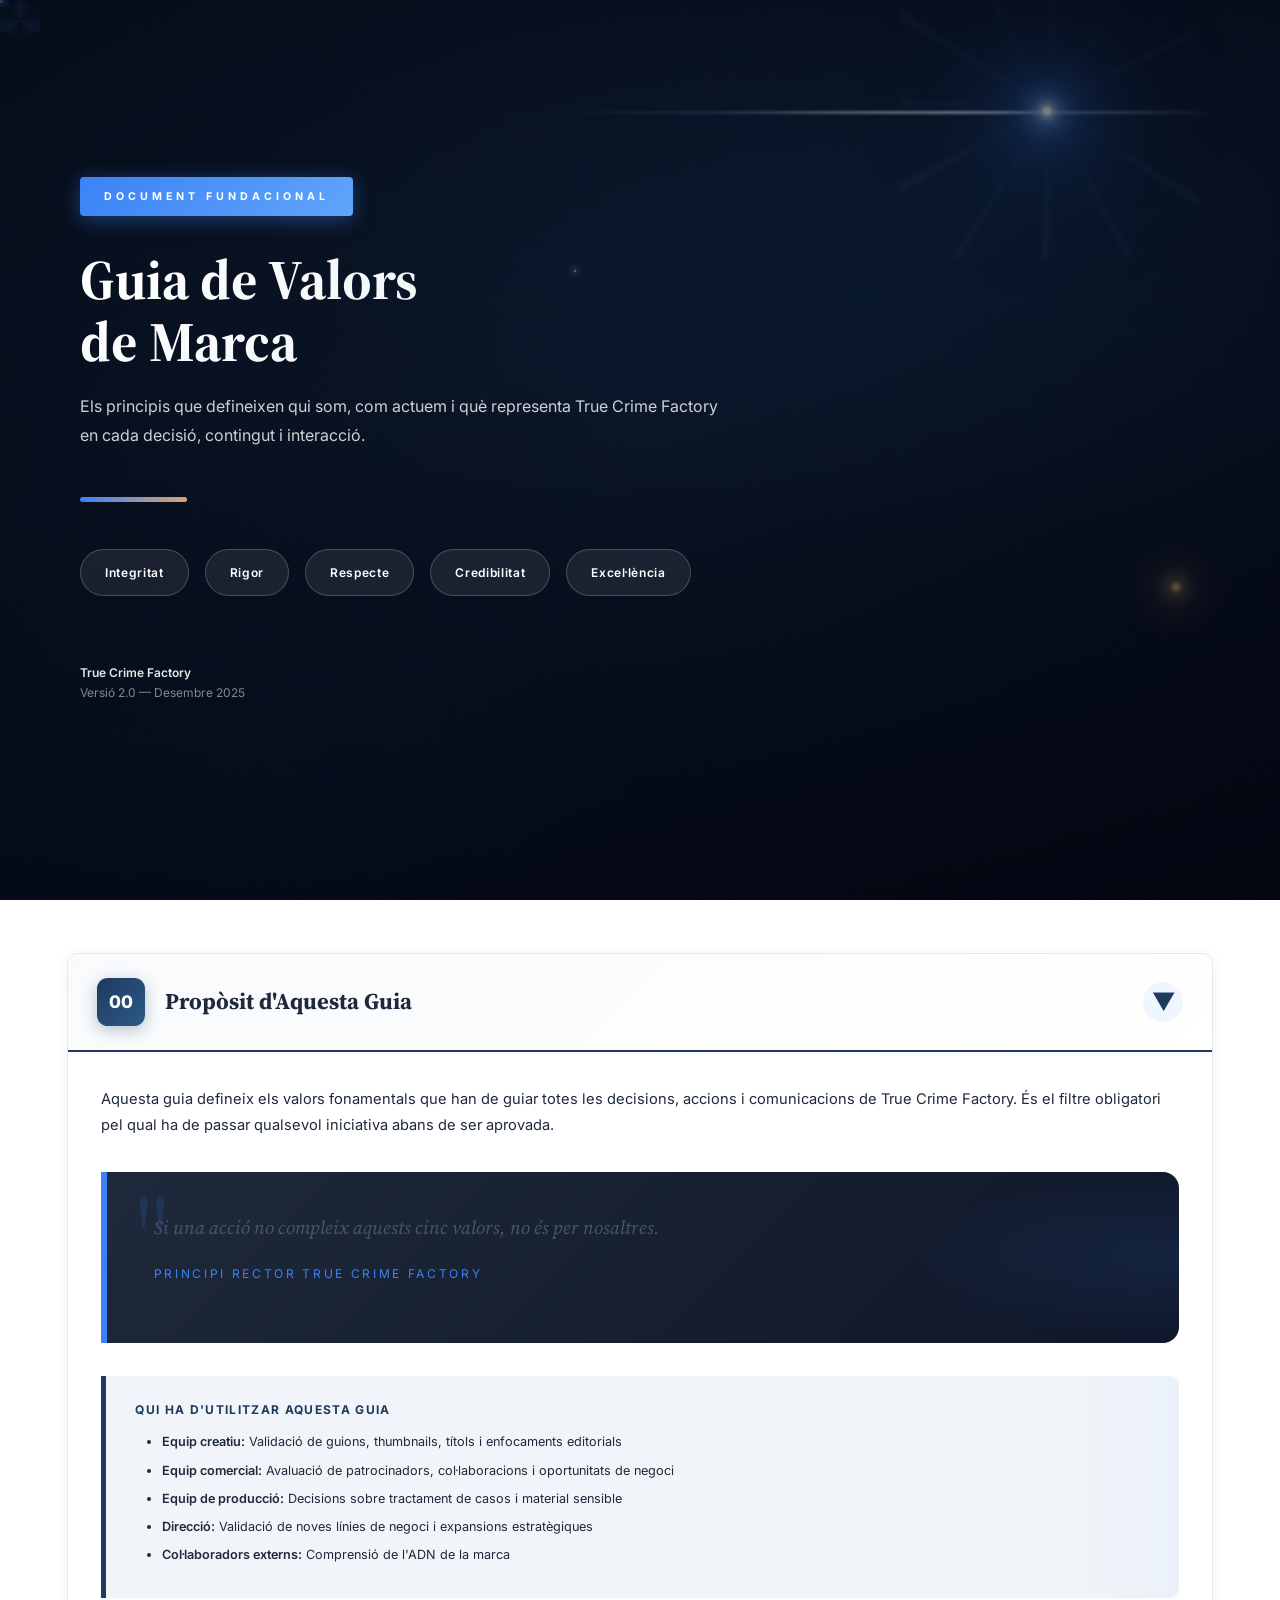
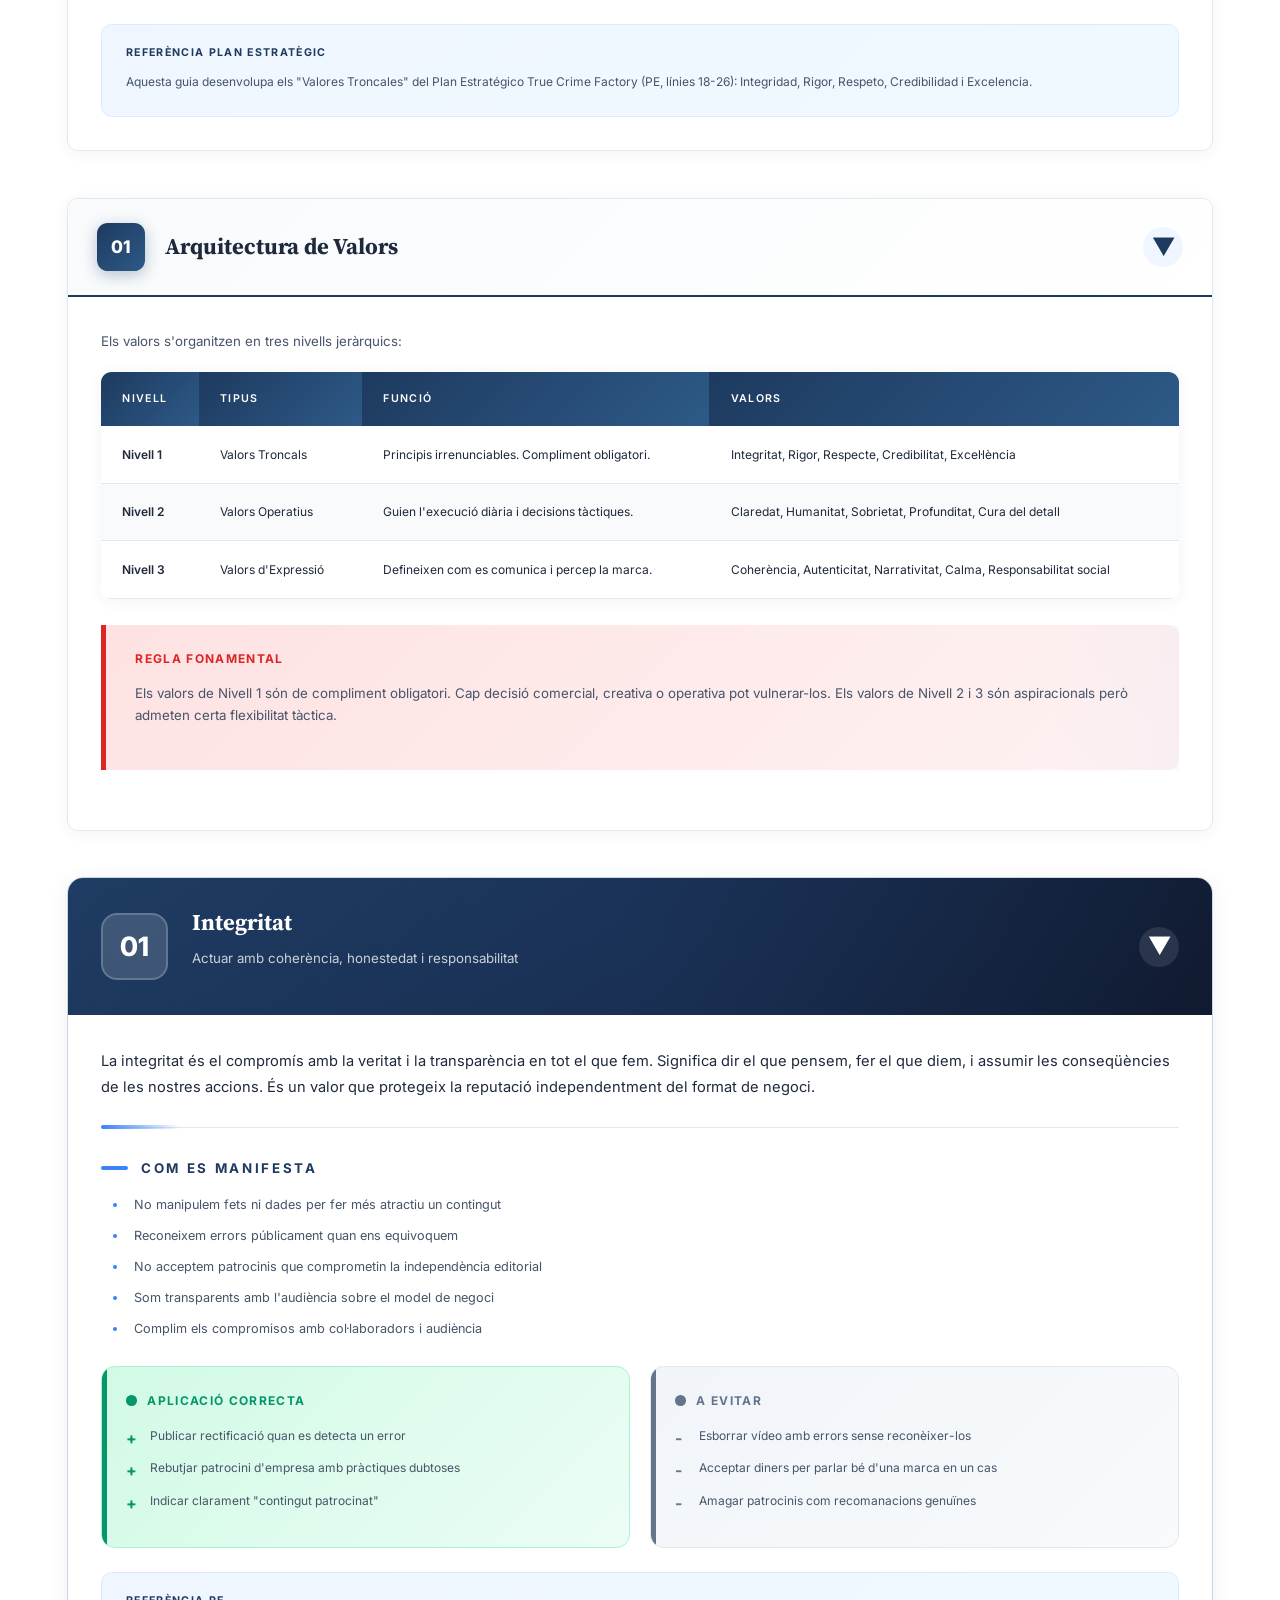
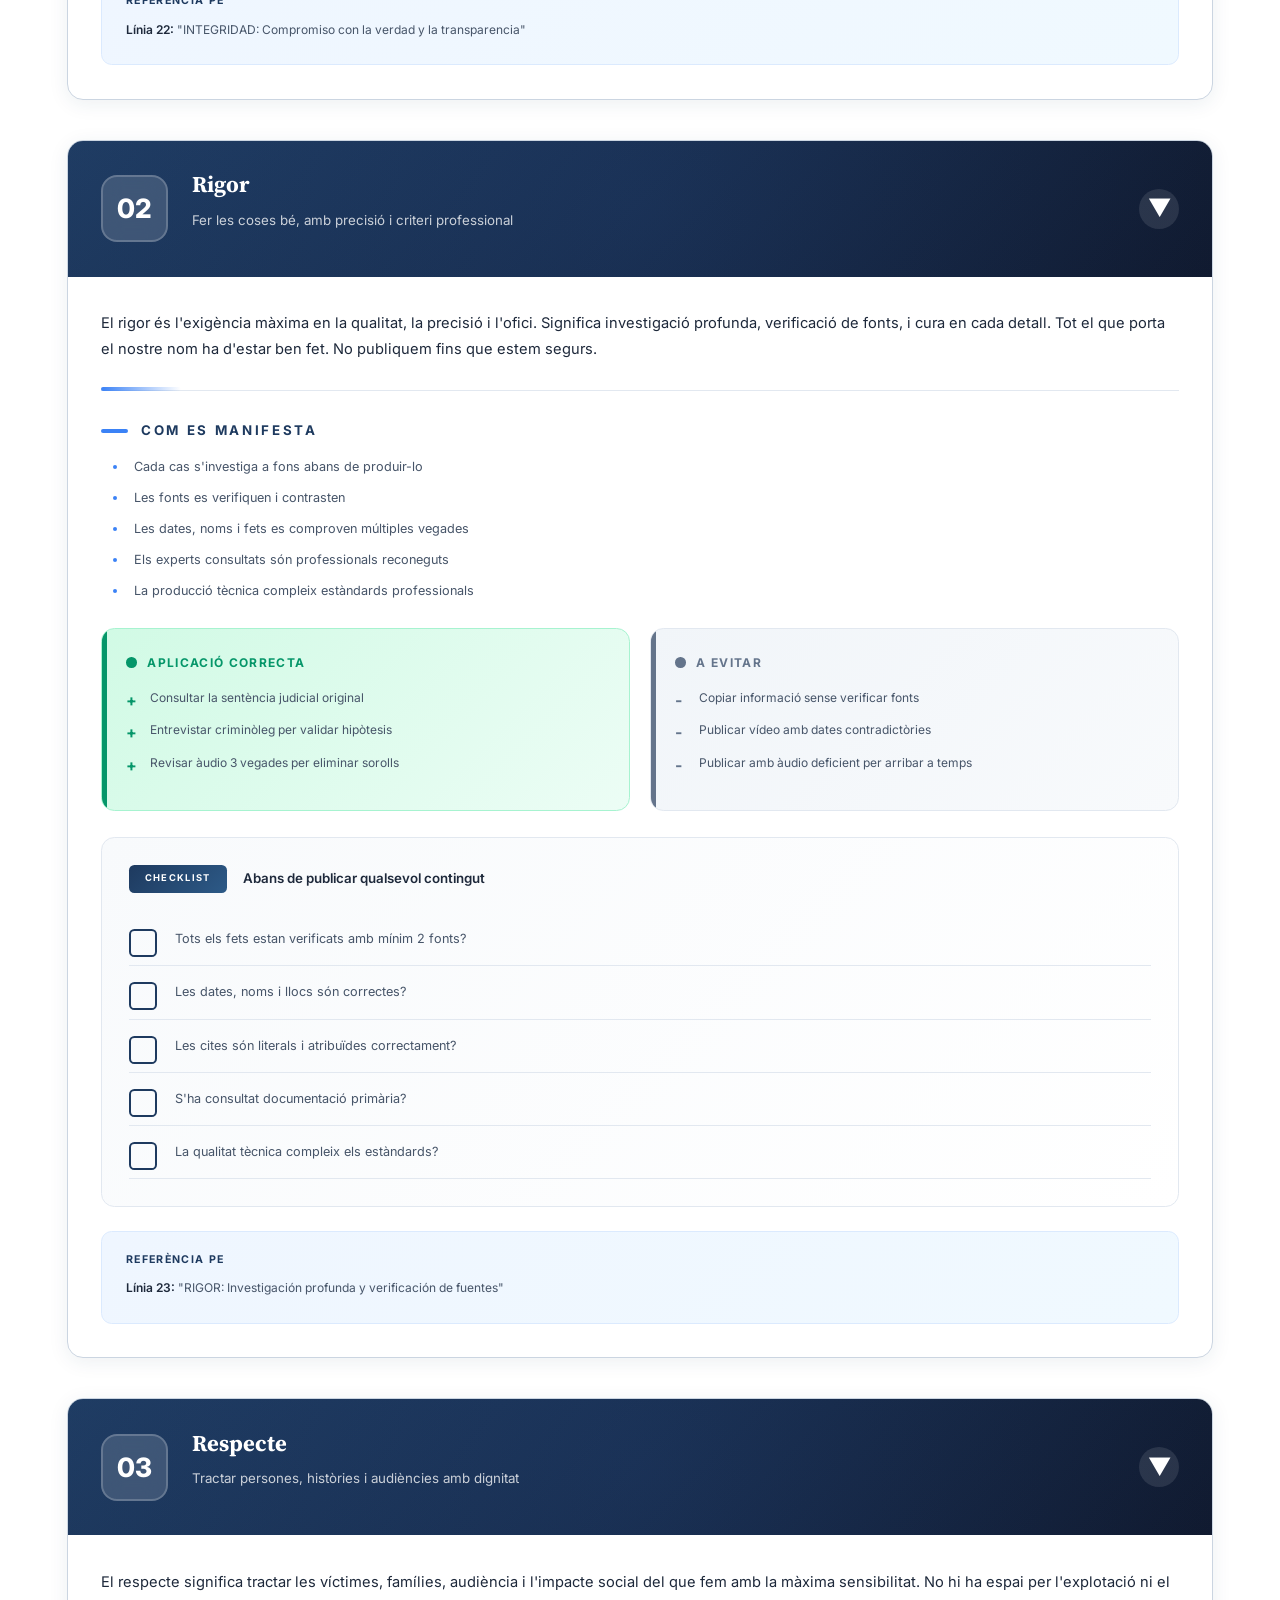
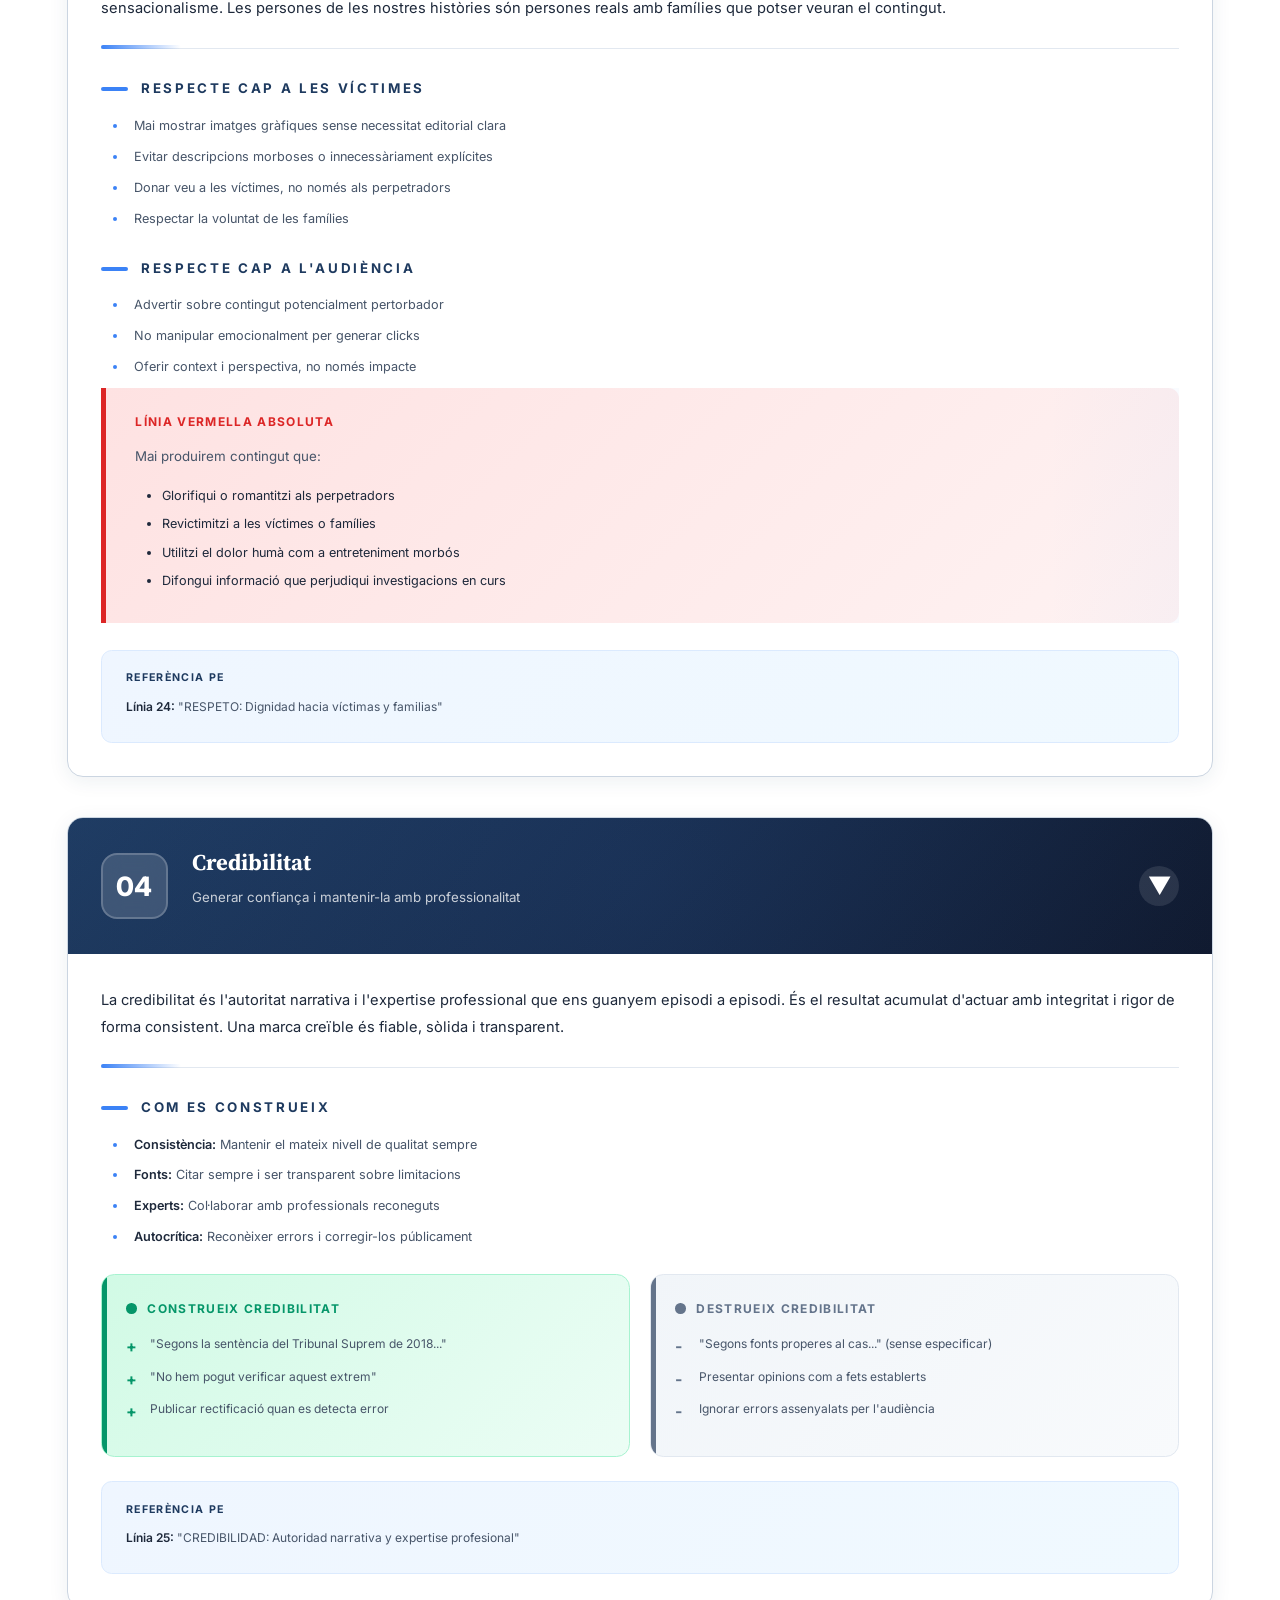
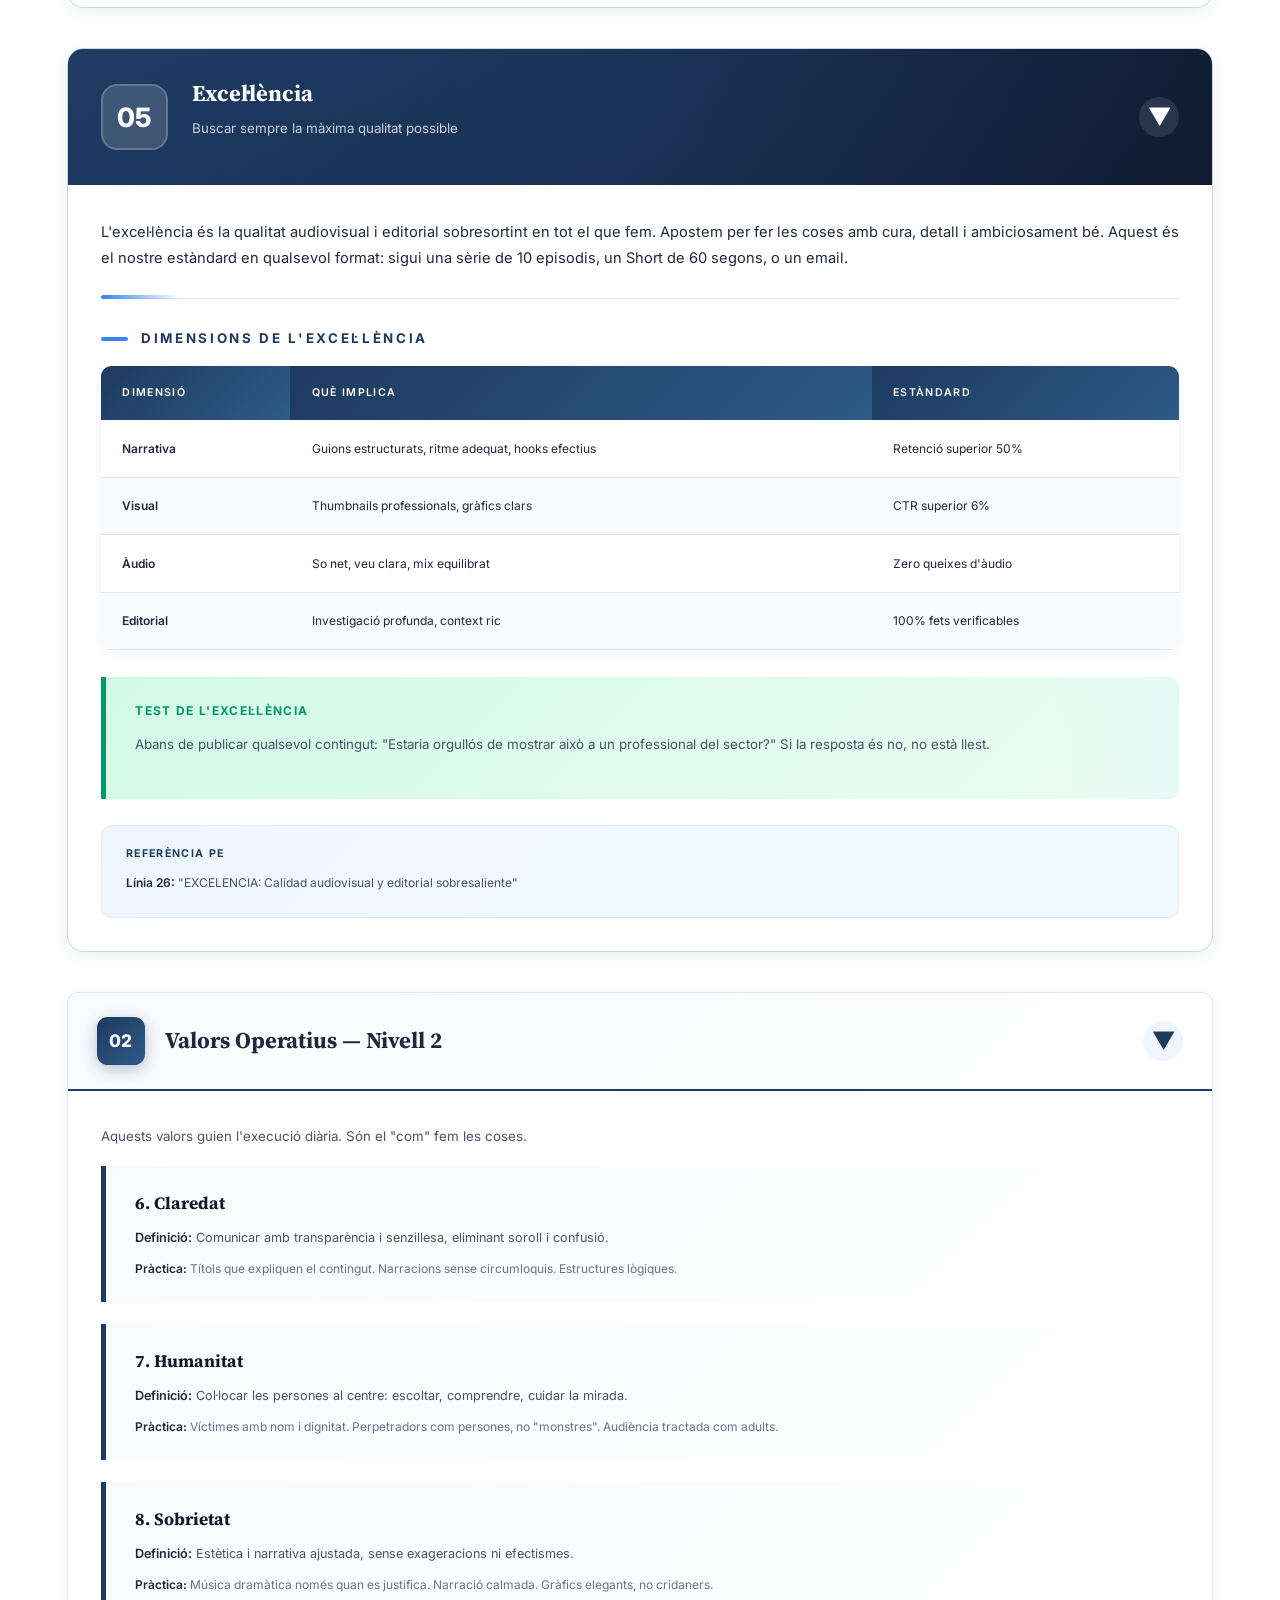
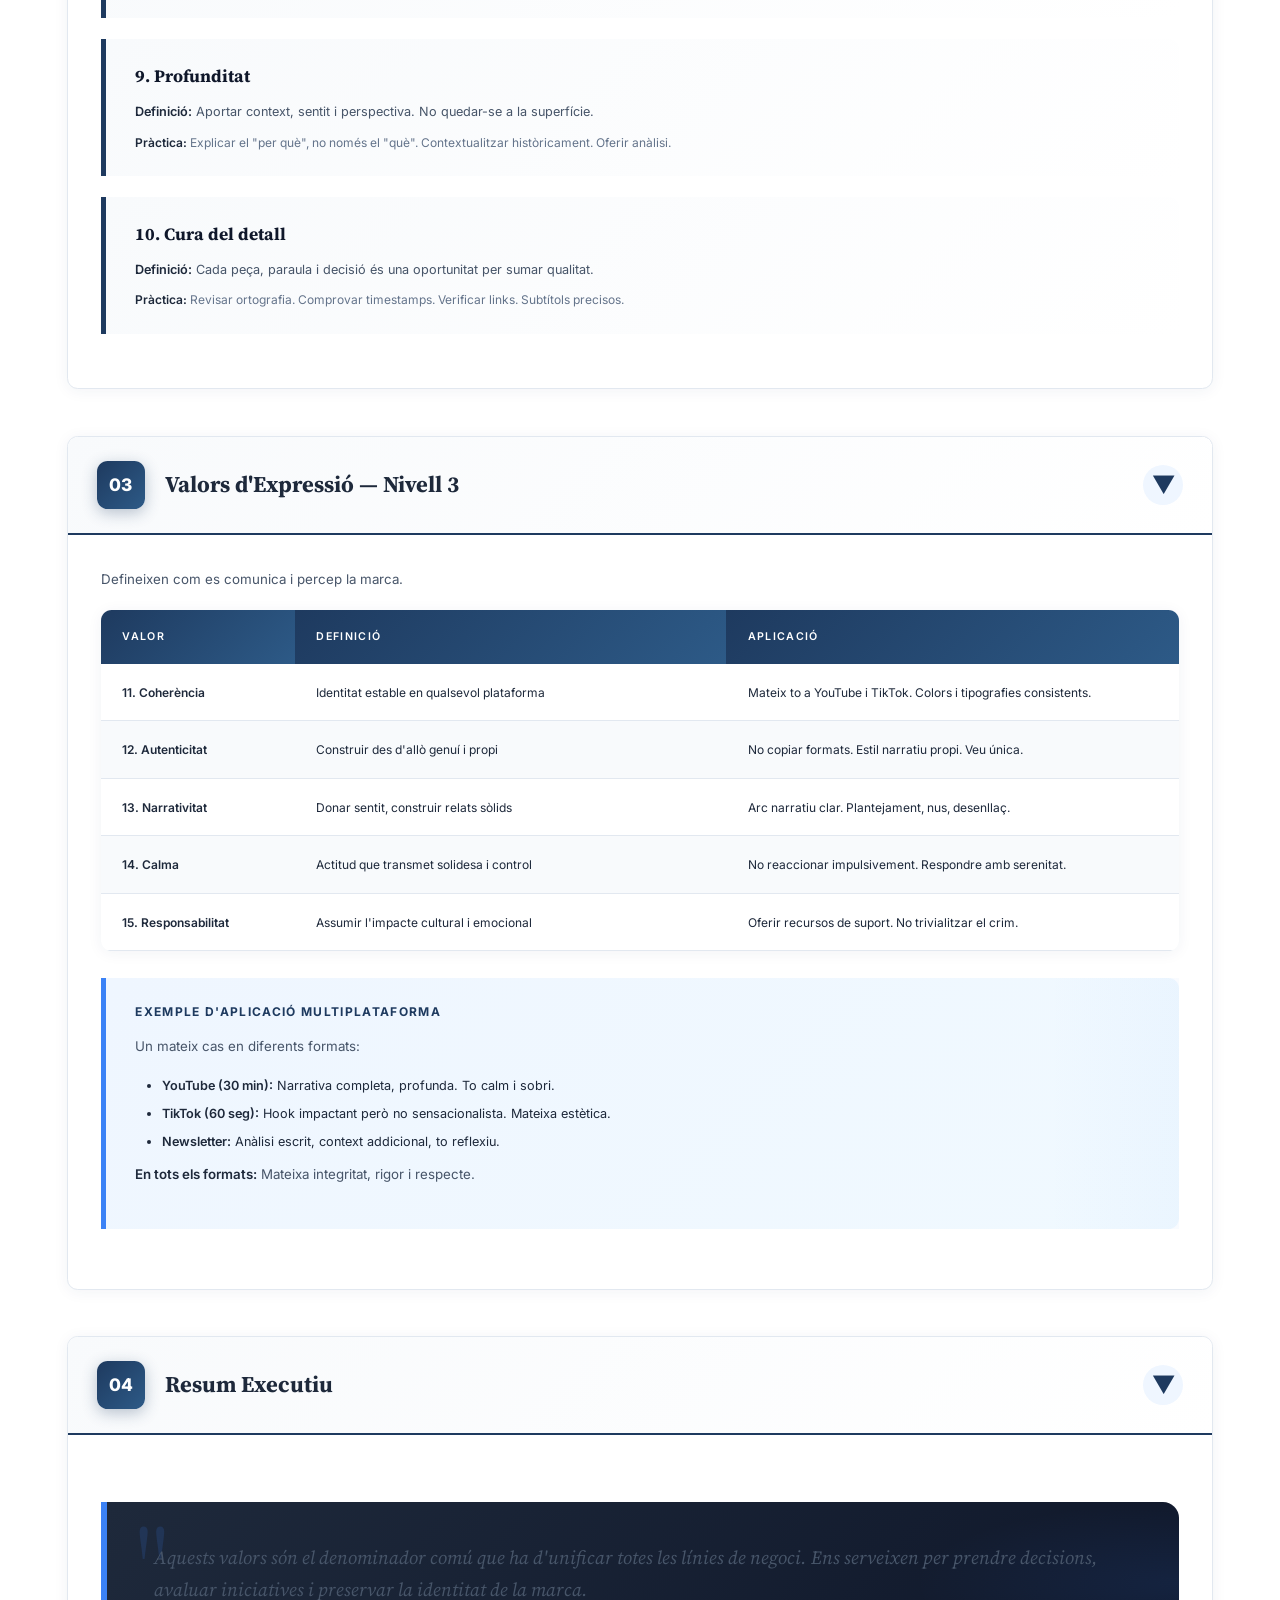
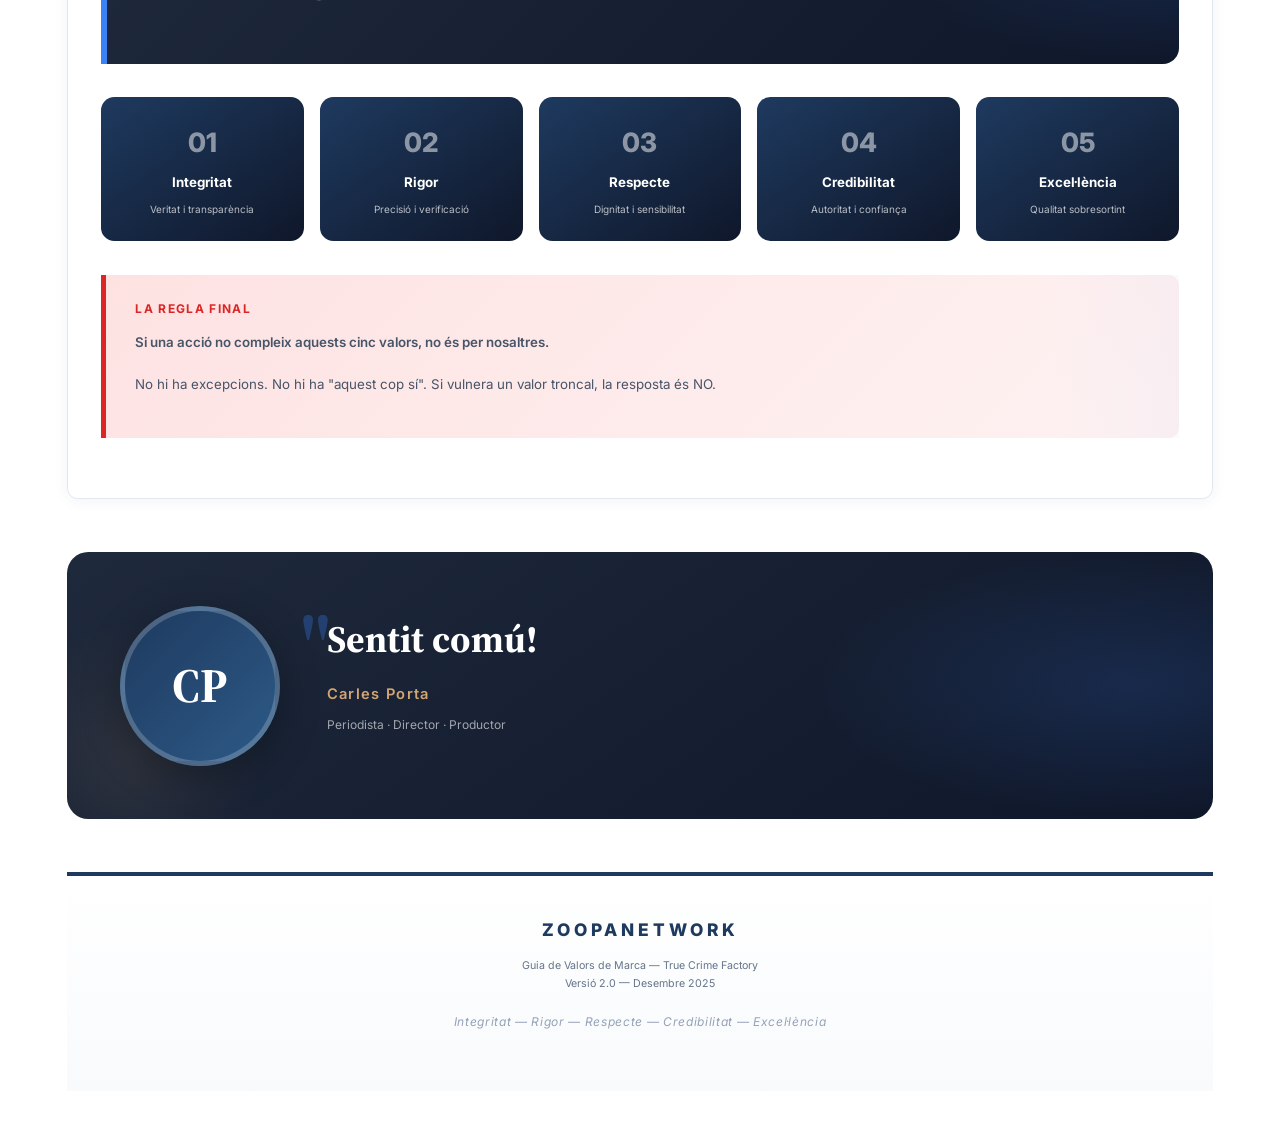
<file: index.html>
<!DOCTYPE html>
<html lang="ca">
<head>
    <meta charset="UTF-8">
    <title>Guia de Valors de Marca | True Crime Factory</title>
    <style>
        @import url('https://fonts.googleapis.com/css2?family=Inter:wght@300;400;500;600;700;800&family=Source+Serif+Pro:wght@400;600;700&family=JetBrains+Mono:wght@400;500&display=swap');
        
        @page {
            size: A4;
            margin: 2cm;
        }
        
        :root {
            --primary-blue: #1e3a5f;
            --secondary-blue: #2d5a87;
            --accent-blue: #3b82f6;
            --light-blue: #dbeafe;
            --pale-blue: #eff6ff;
            --dark-blue: #0f172a;
            --navy: #1e293b;
            /* Cover - Much darker gradient */
            --cover-deep: #030712;
            --cover-dark: #0a1628;
            --cover-mid: #0c1a2e;
            --gradient-start: #0a1628;
            --gradient-end: #030712;
            
            --text-primary: #1e293b;
            --text-secondary: #475569;
            --text-muted: #64748b;
            --text-light: #94a3b8;
            
            --bg-white: #ffffff;
            --bg-light: #f8fafc;
            --bg-subtle: #f1f5f9;
            --border-light: #e2e8f0;
            --border-medium: #cbd5e1;
            
            --success: #059669;
            --success-light: #d1fae5;
            --warning: #d97706;
            --warning-light: #fef3c7;
            --error: #dc2626;
            --error-light: #fee2e2;
            
            --gold: #d4a574;
            --gold-light: #f5e6d3;
        }
        
        * {
            margin: 0;
            padding: 0;
            box-sizing: border-box;
        }
        
        html {
            scroll-behavior: smooth;
        }
        
        body {
            font-family: 'Inter', -apple-system, BlinkMacSystemFont, sans-serif;
            font-size: 9.5pt;
            line-height: 1.6;
            color: var(--text-primary);
            background: var(--bg-white);
            overflow-x: hidden;
        }
        
        /* ============================================
           COVER - CINEMATIC DARK WITH LENS FLARES
           ============================================ */
        .cover {
            min-height: 100vh;
            background: 
                radial-gradient(ellipse 120% 80% at 80% 20%, rgba(20, 50, 90, 0.4) 0%, transparent 50%),
                radial-gradient(ellipse 100% 60% at 10% 90%, rgba(15, 35, 65, 0.3) 0%, transparent 40%),
                linear-gradient(165deg, var(--cover-mid) 0%, var(--cover-dark) 40%, var(--cover-deep) 100%);
            color: white;
            display: flex;
            flex-direction: column;
            justify-content: center;
            padding: 60pt;
            position: relative;
            overflow: hidden;
        }
        
        /* Subtle noise texture overlay */
        .cover::before {
            content: '';
            position: absolute;
            inset: 0;
            background-image: url("data:image/svg+xml,%3Csvg viewBox='0 0 256 256' xmlns='http://www.w3.org/2000/svg'%3E%3Cfilter id='noise'%3E%3CfeTurbulence type='fractalNoise' baseFrequency='0.9' numOctaves='4' stitchTiles='stitch'/%3E%3C/filter%3E%3Crect width='100%25' height='100%25' filter='url(%23noise)'/%3E%3C/svg%3E");
            opacity: 0.03;
            mix-blend-mode: overlay;
            pointer-events: none;
        }
        
        /* Vignette effect */
        .cover::after {
            content: '';
            position: absolute;
            inset: 0;
            background: radial-gradient(ellipse 70% 60% at 50% 50%, transparent 0%, rgba(3,7,18,0.7) 100%);
            pointer-events: none;
        }
        
        /* ============================================
           CINEMATIC LENS FLARE SYSTEM
           ============================================ */
        .flare-layer {
            position: absolute;
            inset: 0;
            overflow: hidden;
            pointer-events: none;
        }
        
        /* === PRIMARY LIGHT SOURCE (Hero flare) === */
        .flare-source {
            position: absolute;
            top: 12%;
            right: 18%;
            width: 6px;
            height: 6px;
            background: #fff;
            border-radius: 50%;
            box-shadow: 
                0 0 2px 1px #fff,
                0 0 8px 4px rgba(255,255,255,0.9),
                0 0 20px 10px rgba(147,197,253,0.8),
                0 0 40px 20px rgba(59,130,246,0.6),
                0 0 80px 40px rgba(59,130,246,0.4),
                0 0 120px 60px rgba(30,64,120,0.3);
            animation: source-pulse 4s ease-in-out infinite;
        }
        
        @keyframes source-pulse {
            0%, 100% { 
                transform: scale(1);
                box-shadow: 
                    0 0 2px 1px #fff,
                    0 0 8px 4px rgba(255,255,255,0.9),
                    0 0 20px 10px rgba(147,197,253,0.8),
                    0 0 40px 20px rgba(59,130,246,0.6),
                    0 0 80px 40px rgba(59,130,246,0.4),
                    0 0 120px 60px rgba(30,64,120,0.3);
            }
            50% { 
                transform: scale(1.3);
                box-shadow: 
                    0 0 4px 2px #fff,
                    0 0 15px 8px rgba(255,255,255,1),
                    0 0 35px 18px rgba(147,197,253,0.9),
                    0 0 70px 35px rgba(59,130,246,0.7),
                    0 0 140px 70px rgba(59,130,246,0.5),
                    0 0 200px 100px rgba(30,64,120,0.4);
            }
        }
        
        /* === ANAMORPHIC HORIZONTAL STREAK === */
        .flare-anamorphic {
            position: absolute;
            top: calc(12% + 3px);
            left: 0;
            right: 0;
            height: 3px;
            background: linear-gradient(90deg,
                transparent 0%,
                transparent 30%,
                rgba(59,130,246,0.05) 45%,
                rgba(147,197,253,0.3) 60%,
                rgba(255,255,255,0.7) 75%,
                rgba(147,197,253,0.3) 85%,
                rgba(59,130,246,0.05) 92%,
                transparent 100%
            );
            filter: blur(1px);
            animation: anamorphic-breathe 4s ease-in-out infinite;
        }
        
        .flare-anamorphic::before {
            content: '';
            position: absolute;
            inset: 0;
            background: linear-gradient(90deg,
                transparent 0%,
                transparent 55%,
                rgba(255,255,255,0.4) 72%,
                rgba(255,255,255,0.8) 78%,
                rgba(255,255,255,0.4) 84%,
                transparent 95%,
                transparent 100%
            );
            filter: blur(0.5px);
        }
        
        @keyframes anamorphic-breathe {
            0%, 100% { 
                opacity: 0.6;
                transform: scaleX(0.85);
            }
            50% { 
                opacity: 1;
                transform: scaleX(1.15);
            }
        }
        
        /* === SECONDARY FLARE ELEMENTS (Ghosting) === */
        .flare-ghost {
            position: absolute;
            border-radius: 50%;
            border: 1px solid rgba(59,130,246,0.15);
            background: radial-gradient(circle, rgba(59,130,246,0.08) 0%, transparent 70%);
        }
        
        .flare-ghost:nth-child(1) {
            width: 120px; height: 120px;
            top: 25%; right: 35%;
            animation: ghost-pulse-1 5s ease-in-out infinite;
        }
        
        .flare-ghost:nth-child(2) {
            width: 80px; height: 80px;
            top: 35%; right: 50%;
            border-color: rgba(96,165,250,0.12);
            background: radial-gradient(circle, rgba(96,165,250,0.06) 0%, transparent 70%);
            animation: ghost-pulse-2 6s ease-in-out infinite 1s;
        }
        
        .flare-ghost:nth-child(3) {
            width: 50px; height: 50px;
            top: 50%; right: 60%;
            animation: ghost-pulse-1 7s ease-in-out infinite 2s;
        }
        
        @keyframes ghost-pulse-1 {
            0%, 100% { opacity: 0.3; transform: scale(1); }
            50% { opacity: 0.8; transform: scale(1.1); }
        }
        
        @keyframes ghost-pulse-2 {
            0%, 100% { opacity: 0.2; transform: scale(1); }
            50% { opacity: 0.6; transform: scale(1.15); }
        }
        
        /* === HEXAGONAL FLARE ARTIFACTS === */
        .flare-hex {
            position: absolute;
            width: 40px;
            height: 40px;
            background: conic-gradient(
                from 0deg,
                rgba(59,130,246,0.15) 0deg,
                transparent 60deg,
                rgba(59,130,246,0.15) 120deg,
                transparent 180deg,
                rgba(59,130,246,0.15) 240deg,
                transparent 300deg,
                rgba(59,130,246,0.15) 360deg
            );
            clip-path: polygon(50% 0%, 100% 25%, 100% 75%, 50% 100%, 0% 75%, 0% 25%);
            animation: hex-rotate 20s linear infinite;
        }
        
        .flare-hex:nth-child(4) {
            top: 40%; right: 25%;
            animation-delay: 0s;
        }
        
        .flare-hex:nth-child(5) {
            width: 25px; height: 25px;
            top: 55%; right: 40%;
            animation-delay: -5s;
            opacity: 0.7;
        }
        
        @keyframes hex-rotate {
            from { transform: rotate(0deg); }
            to { transform: rotate(360deg); }
        }
        
        /* === STARBURST RAYS === */
        .flare-starburst {
            position: absolute;
            top: 12%;
            right: 18%;
            width: 300px;
            height: 300px;
            transform: translate(50%, -50%);
            background: 
                conic-gradient(
                    from 0deg at 50% 50%,
                    transparent 0deg, rgba(147,197,253,0.1) 2deg, transparent 4deg,
                    transparent 30deg, rgba(147,197,253,0.08) 32deg, transparent 34deg,
                    transparent 60deg, rgba(147,197,253,0.1) 62deg, transparent 64deg,
                    transparent 90deg, rgba(147,197,253,0.08) 92deg, transparent 94deg,
                    transparent 120deg, rgba(147,197,253,0.1) 122deg, transparent 124deg,
                    transparent 150deg, rgba(147,197,253,0.08) 152deg, transparent 154deg,
                    transparent 180deg, rgba(147,197,253,0.1) 182deg, transparent 184deg,
                    transparent 210deg, rgba(147,197,253,0.08) 212deg, transparent 214deg,
                    transparent 240deg, rgba(147,197,253,0.1) 242deg, transparent 244deg,
                    transparent 270deg, rgba(147,197,253,0.08) 272deg, transparent 274deg,
                    transparent 300deg, rgba(147,197,253,0.1) 302deg, transparent 304deg,
                    transparent 330deg, rgba(147,197,253,0.08) 332deg, transparent 334deg,
                    transparent 360deg
                );
            animation: starburst-pulse 4s ease-in-out infinite;
            filter: blur(2px);
        }
        
        @keyframes starburst-pulse {
            0%, 100% { 
                opacity: 0.4;
                transform: translate(50%, -50%) scale(0.9) rotate(0deg);
            }
            50% { 
                opacity: 0.9;
                transform: translate(50%, -50%) scale(1.2) rotate(5deg);
            }
        }
        
        /* === FLOATING LIGHT PARTICLES === */
        .flare-particle {
            position: absolute;
            width: 3px;
            height: 3px;
            background: rgba(147,197,253,0.8);
            border-radius: 50%;
            box-shadow: 0 0 6px 3px rgba(59,130,246,0.4);
        }
        
        .flare-particle:nth-child(6) {
            top: 20%; right: 30%;
            animation: particle-drift-1 8s ease-in-out infinite;
        }
        .flare-particle:nth-child(7) {
            top: 60%; right: 15%;
            width: 2px; height: 2px;
            animation: particle-drift-2 10s ease-in-out infinite 2s;
        }
        .flare-particle:nth-child(8) {
            top: 75%; right: 45%;
            animation: particle-drift-1 12s ease-in-out infinite 4s;
        }
        .flare-particle:nth-child(9) {
            top: 30%; right: 55%;
            width: 2px; height: 2px;
            animation: particle-drift-2 9s ease-in-out infinite 1s;
        }
        
        @keyframes particle-drift-1 {
            0%, 100% { 
                opacity: 0;
                transform: translate(0, 0) scale(0.5);
            }
            20% { opacity: 1; transform: translate(-10px, 5px) scale(1); }
            80% { opacity: 1; transform: translate(10px, -15px) scale(1); }
        }
        
        @keyframes particle-drift-2 {
            0%, 100% { 
                opacity: 0;
                transform: translate(0, 0) scale(0.5);
            }
            25% { opacity: 0.8; transform: translate(8px, -8px) scale(1.2); }
            75% { opacity: 0.8; transform: translate(-12px, 10px) scale(0.8); }
        }
        
        /* === SECONDARY LIGHT SOURCE === */
        .flare-secondary {
            position: absolute;
            top: 65%;
            right: 8%;
            width: 4px;
            height: 4px;
            background: rgba(212,165,116,0.9);
            border-radius: 50%;
            box-shadow: 
                0 0 4px 2px rgba(212,165,116,0.8),
                0 0 15px 8px rgba(212,165,116,0.4),
                0 0 40px 20px rgba(212,165,116,0.2);
            animation: secondary-pulse 6s ease-in-out infinite 2s;
        }
        
        @keyframes secondary-pulse {
            0%, 100% { 
                opacity: 0.5;
                transform: scale(0.8);
            }
            50% { 
                opacity: 1;
                transform: scale(1.5);
            }
        }
        
        /* === AMBIENT GLOW POOLS === */
        .flare-ambient {
            position: absolute;
            border-radius: 50%;
            filter: blur(40px);
        }
        
        .flare-ambient:nth-child(10) {
            width: 400px; height: 400px;
            top: -15%; right: -10%;
            background: radial-gradient(circle, rgba(59,130,246,0.15) 0%, transparent 70%);
            animation: ambient-breathe 10s ease-in-out infinite;
        }
        
        .flare-ambient:nth-child(11) {
            width: 300px; height: 300px;
            bottom: -10%; left: 10%;
            background: radial-gradient(circle, rgba(30,58,95,0.2) 0%, transparent 70%);
            animation: ambient-breathe 12s ease-in-out infinite 3s;
        }
        
        @keyframes ambient-breathe {
            0%, 100% { 
                opacity: 0.4;
                transform: scale(1);
            }
            50% { 
                opacity: 0.8;
                transform: scale(1.15);
            }
        }
        
        .cover-content {
            position: relative;
            z-index: 10;
            max-width: 600pt;
        }
        
        .cover-badge {
            display: inline-block;
            background: linear-gradient(135deg, var(--accent-blue) 0%, #60a5fa 100%);
            padding: 8pt 18pt;
            font-size: 8pt;
            font-weight: 700;
            letter-spacing: 3pt;
            text-transform: uppercase;
            margin-bottom: 25pt;
            border-radius: 3pt;
            box-shadow: 0 4px 20px rgba(59,130,246,0.4);
            animation: badge-glow 3s ease-in-out infinite alternate;
        }
        
        @keyframes badge-glow {
            from { box-shadow: 0 4px 20px rgba(59,130,246,0.4); }
            to { box-shadow: 0 4px 30px rgba(59,130,246,0.6); }
        }
        
        .cover-title {
            font-family: 'Source Serif Pro', serif;
            font-size: 42pt;
            font-weight: 700;
            line-height: 1.1;
            margin-bottom: 15pt;
            background: linear-gradient(135deg, #ffffff 0%, #e2e8f0 100%);
            -webkit-background-clip: text;
            -webkit-text-fill-color: transparent;
            background-clip: text;
            animation: title-reveal 1s ease-out;
        }
        
        @keyframes title-reveal {
            from { opacity: 0; transform: translateY(30px); }
            to { opacity: 1; transform: translateY(0); }
        }
        
        .cover-subtitle {
            font-size: 12pt;
            font-weight: 400;
            color: rgba(255,255,255,0.8);
            margin-bottom: 35pt;
            line-height: 1.8;
            max-width: 480pt;
            animation: subtitle-reveal 1s ease-out 0.3s both;
        }
        
        @keyframes subtitle-reveal {
            from { opacity: 0; transform: translateY(20px); }
            to { opacity: 1; transform: translateY(0); }
        }
        
        .cover-divider {
            width: 80pt;
            height: 4pt;
            background: linear-gradient(90deg, var(--accent-blue), var(--gold));
            margin-bottom: 35pt;
            border-radius: 2pt;
            animation: divider-expand 1s ease-out 0.5s both;
        }
        
        @keyframes divider-expand {
            from { width: 0; opacity: 0; }
            to { width: 80pt; opacity: 1; }
        }
        
        .cover-values {
            display: flex;
            gap: 12pt;
            flex-wrap: wrap;
            margin-bottom: 50pt;
            animation: values-reveal 1s ease-out 0.7s both;
        }
        
        @keyframes values-reveal {
            from { opacity: 0; transform: translateY(20px); }
            to { opacity: 1; transform: translateY(0); }
        }
        
        .cover-value-tag {
            background: rgba(255,255,255,0.08);
            border: 1pt solid rgba(255,255,255,0.2);
            padding: 10pt 18pt;
            font-size: 9pt;
            font-weight: 600;
            letter-spacing: 0.5pt;
            border-radius: 30pt;
            text-decoration: none;
            color: white;
            cursor: pointer;
            display: inline-block;
            transition: all 0.4s cubic-bezier(0.175, 0.885, 0.32, 1.275);
            position: relative;
            overflow: hidden;
        }
        
        .cover-value-tag::before {
            content: '';
            position: absolute;
            top: 0;
            left: -100%;
            width: 100%;
            height: 100%;
            background: linear-gradient(90deg, transparent, rgba(255,255,255,0.2), transparent);
            transition: left 0.5s ease;
        }
        
        .cover-value-tag:hover::before {
            left: 100%;
        }
        
        .cover-value-tag:hover {
            background: rgba(255,255,255,0.2);
            transform: translateY(-4px) scale(1.05);
            box-shadow: 0 10px 30px rgba(0,0,0,0.3);
            border-color: var(--accent-blue);
        }
        
        .cover-meta {
            font-size: 9pt;
            color: rgba(255,255,255,0.5);
            animation: meta-reveal 1s ease-out 1s both;
        }
        
        .cover-meta strong {
            color: rgba(255,255,255,0.9);
        }
        
        @keyframes meta-reveal {
            from { opacity: 0; }
            to { opacity: 1; }
        }
        
        /* ============================================
           CONTENT AREA
           ============================================ */
        .content {
            padding: 40pt 50pt;
            max-width: 100%;
            background: var(--bg-white);
        }
        
        /* ============================================
           SECTIONS - COLLAPSIBLE WITH ANIMATIONS
           ============================================ */
        .section {
            margin-bottom: 35pt;
            border-radius: 8pt;
            overflow: hidden;
            box-shadow: 0 2px 15px rgba(30,58,95,0.06);
            transition: all 0.4s ease;
            background: var(--bg-white);
            border: 1pt solid var(--border-light);
        }
        
        .section:hover {
            box-shadow: 0 8px 40px rgba(30,58,95,0.12);
            transform: translateY(-2px);
        }
        
        .section-header {
            display: flex;
            align-items: center;
            gap: 15pt;
            padding: 18pt 22pt;
            background: linear-gradient(135deg, var(--bg-light) 0%, var(--bg-white) 100%);
            border-bottom: 2pt solid var(--primary-blue);
            cursor: pointer;
            user-select: none;
            transition: all 0.3s ease;
            position: relative;
        }
        
        .section-header::after {
            content: '';
            position: absolute;
            bottom: 0;
            left: 0;
            width: 0;
            height: 2pt;
            background: var(--accent-blue);
            transition: width 0.4s ease;
        }
        
        .section-header:hover::after {
            width: 100%;
        }
        
        .section-header:hover {
            background: linear-gradient(135deg, var(--pale-blue) 0%, var(--bg-light) 100%);
        }
        
        .section-number {
            background: linear-gradient(135deg, var(--primary-blue) 0%, var(--secondary-blue) 100%);
            color: white;
            width: 36pt;
            height: 36pt;
            display: flex;
            align-items: center;
            justify-content: center;
            font-size: 13pt;
            font-weight: 800;
            border-radius: 8pt;
            flex-shrink: 0;
            font-family: 'Inter', sans-serif;
            box-shadow: 0 4px 15px rgba(30,58,95,0.3);
            transition: all 0.4s cubic-bezier(0.175, 0.885, 0.32, 1.275);
        }
        
        .section-header:hover .section-number {
            transform: rotate(5deg) scale(1.1);
            box-shadow: 0 6px 20px rgba(30,58,95,0.4);
        }
        
        .section-title {
            font-family: 'Source Serif Pro', serif;
            font-size: 17pt;
            font-weight: 700;
            color: var(--text-primary);
            flex: 1;
        }
        
        .toggle-icon {
            font-size: 18pt;
            color: var(--primary-blue);
            transition: transform 0.4s cubic-bezier(0.68, -0.55, 0.265, 1.55);
            font-family: 'Inter', sans-serif;
            font-weight: 300;
            width: 30pt;
            height: 30pt;
            display: flex;
            align-items: center;
            justify-content: center;
            background: var(--pale-blue);
            border-radius: 50%;
        }
        
        .section.collapsed .toggle-icon {
            transform: rotate(-90deg);
            background: var(--bg-subtle);
        }
        
        .section-content {
            padding: 25pt;
            overflow: hidden;
            transition: all 0.5s cubic-bezier(0.4, 0, 0.2, 1);
            max-height: 5000px;
            opacity: 1;
        }
        
        .section.collapsed .section-content {
            max-height: 0;
            padding-top: 0;
            padding-bottom: 0;
            opacity: 0;
        }
        
        /* ============================================
           VALUE CARDS - ENHANCED
           ============================================ */
        .value-card {
            background: var(--bg-white);
            border: 1pt solid var(--border-medium);
            margin-bottom: 30pt;
            border-radius: 12pt;
            overflow: hidden;
            box-shadow: 0 4px 20px rgba(30,58,95,0.08);
            transition: all 0.5s cubic-bezier(0.4, 0, 0.2, 1);
        }
        
        .value-card:hover {
            box-shadow: 0 15px 50px rgba(30,58,95,0.15);
            transform: translateY(-5px);
        }
        
        .value-header {
            background: linear-gradient(135deg, var(--primary-blue) 0%, var(--dark-blue) 100%);
            color: white;
            padding: 20pt 25pt;
            display: flex;
            align-items: center;
            gap: 18pt;
            cursor: pointer;
            position: relative;
            overflow: hidden;
        }
        
        .value-header::before {
            content: '';
            position: absolute;
            top: -50%;
            left: -50%;
            width: 200%;
            height: 200%;
            background: radial-gradient(circle, rgba(59,130,246,0.1) 0%, transparent 70%);
            animation: header-shimmer 5s linear infinite;
            pointer-events: none;
        }
        
        @keyframes header-shimmer {
            from { transform: rotate(0deg); }
            to { transform: rotate(360deg); }
        }
        
        .value-number-badge {
            background: rgba(255,255,255,0.15);
            backdrop-filter: blur(10px);
            width: 50pt;
            height: 50pt;
            display: flex;
            align-items: center;
            justify-content: center;
            font-size: 20pt;
            font-weight: 800;
            border-radius: 12pt;
            flex-shrink: 0;
            font-family: 'Inter', sans-serif;
            border: 2pt solid rgba(255,255,255,0.2);
            transition: all 0.4s cubic-bezier(0.175, 0.885, 0.32, 1.275);
            position: relative;
            z-index: 1;
        }
        
        .value-card:hover .value-number-badge {
            transform: rotate(10deg) scale(1.1);
            background: rgba(255,255,255,0.25);
        }
        
        .value-title-block {
            flex: 1;
            position: relative;
            z-index: 1;
        }
        
        .value-name {
            font-family: 'Source Serif Pro', serif;
            font-size: 17pt;
            font-weight: 700;
            margin-bottom: 4pt;
        }
        
        .value-tagline {
            font-size: 10pt;
            opacity: 0.85;
            color: rgba(255,255,255,0.9);
            font-weight: 400;
        }
        
        .value-header .toggle-icon {
            background: rgba(255,255,255,0.1);
            color: white;
            position: relative;
            z-index: 1;
        }
        
        .value-card.collapsed .value-header .toggle-icon {
            transform: rotate(-90deg);
        }
        
        .value-content {
            padding: 25pt;
            overflow: hidden;
            transition: all 0.5s cubic-bezier(0.4, 0, 0.2, 1);
            max-height: 5000px;
            opacity: 1;
        }
        
        .value-card.collapsed .value-content {
            max-height: 0;
            padding: 0 25pt;
            opacity: 0;
        }
        
        .value-definition {
            font-size: 11pt;
            color: var(--text-primary);
            line-height: 1.8;
            margin-bottom: 20pt;
            padding-bottom: 20pt;
            border-bottom: 1pt solid var(--border-light);
            position: relative;
        }
        
        .value-definition::after {
            content: '';
            position: absolute;
            bottom: -1pt;
            left: 0;
            width: 60pt;
            height: 3pt;
            background: linear-gradient(90deg, var(--accent-blue), transparent);
            border-radius: 2pt;
        }
        
        .value-section-label {
            font-size: 10pt;
            font-weight: 700;
            color: var(--primary-blue);
            text-transform: uppercase;
            letter-spacing: 2pt;
            margin-bottom: 12pt;
            margin-top: 22pt;
            display: flex;
            align-items: center;
            gap: 10pt;
        }
        
        .value-section-label::before {
            content: '';
            width: 20pt;
            height: 3pt;
            background: var(--accent-blue);
            border-radius: 2pt;
        }
        
        .value-list {
            margin: 0 0 0 20pt;
            font-size: 9.5pt;
        }
        
        .value-list li {
            margin-bottom: 8pt;
            color: var(--text-secondary);
            position: relative;
            padding-left: 5pt;
        }
        
        .value-list li::marker {
            color: var(--accent-blue);
        }
        
        /* ============================================
           EXAMPLES GRID - ENHANCED
           ============================================ */
        .examples-grid {
            display: grid;
            grid-template-columns: 1fr 1fr;
            gap: 15pt;
            margin-top: 20pt;
        }
        
        .example-box {
            padding: 18pt;
            border-radius: 10pt;
            transition: all 0.4s ease;
            position: relative;
            overflow: hidden;
        }
        
        .example-box::before {
            content: '';
            position: absolute;
            top: 0;
            left: 0;
            width: 4pt;
            height: 100%;
            transition: width 0.3s ease;
        }
        
        .example-box:hover::before {
            width: 6pt;
        }
        
        .example-box.correct {
            background: linear-gradient(135deg, var(--success-light) 0%, #ecfdf5 100%);
            border: 1pt solid #a7f3d0;
        }
        
        .example-box.correct::before {
            background: var(--success);
        }
        
        .example-box.incorrect {
            background: linear-gradient(135deg, var(--bg-subtle) 0%, var(--bg-light) 100%);
            border: 1pt solid var(--border-light);
        }
        
        .example-box.incorrect::before {
            background: var(--text-muted);
        }
        
        .example-box:hover {
            transform: translateY(-3px);
            box-shadow: 0 8px 25px rgba(0,0,0,0.1);
        }
        
        .example-label {
            font-size: 9pt;
            font-weight: 700;
            text-transform: uppercase;
            letter-spacing: 1pt;
            margin-bottom: 12pt;
            display: flex;
            align-items: center;
            gap: 8pt;
        }
        
        .example-label::before {
            content: '';
            width: 8pt;
            height: 8pt;
            border-radius: 50%;
        }
        
        .example-box.correct .example-label { color: var(--success); }
        .example-box.correct .example-label::before { background: var(--success); }
        .example-box.incorrect .example-label { color: var(--text-muted); }
        .example-box.incorrect .example-label::before { background: var(--text-muted); }
        
        .example-item {
            font-size: 9pt;
            margin-bottom: 10pt;
            padding-left: 18pt;
            position: relative;
            color: var(--text-secondary);
            transition: transform 0.2s ease;
        }
        
        .example-item:hover {
            transform: translateX(5px);
        }
        
        .example-item::before {
            position: absolute;
            left: 0;
            font-weight: 700;
            font-size: 12pt;
        }
        
        .example-box.correct .example-item::before { 
            content: '+'; 
            color: var(--success); 
        }
        
        .example-box.incorrect .example-item::before { 
            content: '-'; 
            color: var(--text-muted); 
        }
        
        /* ============================================
           INFO BOXES - ENHANCED
           ============================================ */
        .info-box {
            background: var(--bg-subtle);
            border-left: 4pt solid var(--primary-blue);
            padding: 18pt 22pt;
            margin-bottom: 20pt;
            border-radius: 0 8pt 8pt 0;
            transition: all 0.3s ease;
            position: relative;
        }
        
        .info-box::before {
            content: '';
            position: absolute;
            top: 0;
            right: 0;
            width: 100pt;
            height: 100%;
            background: linear-gradient(90deg, transparent, rgba(59,130,246,0.03));
            pointer-events: none;
        }
        
        .info-box:hover {
            transform: translateX(5pt);
            box-shadow: 0 4px 20px rgba(30,58,95,0.1);
        }
        
        .info-box.highlight {
            background: linear-gradient(135deg, var(--pale-blue) 0%, #f0f9ff 100%);
            border-left-color: var(--accent-blue);
        }
        
        .info-box.success {
            background: linear-gradient(135deg, var(--success-light) 0%, #ecfdf5 100%);
            border-left-color: var(--success);
        }
        
        .info-box.warning {
            background: linear-gradient(135deg, var(--warning-light) 0%, #fffbeb 100%);
            border-left-color: var(--warning);
        }
        
        .info-box.critical {
            background: linear-gradient(135deg, var(--error-light) 0%, #fef2f2 100%);
            border-left-color: var(--error);
        }
        
        .info-box-title {
            font-size: 9pt;
            font-weight: 700;
            color: var(--primary-blue);
            text-transform: uppercase;
            letter-spacing: 1pt;
            margin-bottom: 10pt;
        }
        
        .info-box.success .info-box-title { color: var(--success); }
        .info-box.warning .info-box-title { color: var(--warning); }
        .info-box.critical .info-box-title { color: var(--error); }
        
        .info-box ul {
            margin: 10pt 0 0 20pt;
            font-size: 9.5pt;
        }
        
        .info-box li {
            margin-bottom: 6pt;
        }
        
        /* ============================================
           TYPOGRAPHY
           ============================================ */
        p {
            margin-bottom: 14pt;
            color: var(--text-secondary);
            font-size: 10pt;
            line-height: 1.7;
        }
        
        p.lead {
            font-size: 11pt;
            line-height: 1.8;
            color: var(--text-primary);
        }
        
        strong {
            font-weight: 600;
            color: var(--text-primary);
        }
        
        /* ============================================
           TABLES - ENHANCED
           ============================================ */
        .data-table {
            width: 100%;
            border-collapse: collapse;
            font-size: 9pt;
            margin-bottom: 20pt;
            border-radius: 8pt;
            overflow: hidden;
            box-shadow: 0 2px 15px rgba(30,58,95,0.06);
        }
        
        .data-table th {
            background: linear-gradient(135deg, var(--primary-blue) 0%, var(--secondary-blue) 100%);
            color: white;
            padding: 14pt 16pt;
            text-align: left;
            font-weight: 600;
            font-size: 8pt;
            text-transform: uppercase;
            letter-spacing: 1pt;
        }
        
        .data-table td {
            padding: 14pt 16pt;
            border-bottom: 1pt solid var(--border-light);
            vertical-align: top;
            transition: all 0.2s ease;
        }
        
        .data-table tr:nth-child(even) {
            background: var(--bg-light);
        }
        
        .data-table tr {
            transition: all 0.3s ease;
        }
        
        .data-table tr:hover {
            background: var(--pale-blue) !important;
            transform: scale(1.01);
        }
        
        /* ============================================
           QUOTE BLOCK - ENHANCED
           ============================================ */
        .quote-block {
            background: linear-gradient(135deg, var(--navy) 0%, var(--dark-blue) 100%);
            color: white;
            padding: 30pt 35pt;
            margin: 25pt 0;
            position: relative;
            border-left: 5pt solid var(--accent-blue);
            border-radius: 0 12pt 12pt 0;
            overflow: hidden;
        }
        
        .quote-block::before {
            content: '"';
            position: absolute;
            top: 10pt;
            left: 20pt;
            font-size: 80pt;
            font-family: 'Source Serif Pro', serif;
            color: rgba(59,130,246,0.15);
            line-height: 1;
        }
        
        .quote-block::after {
            content: '';
            position: absolute;
            top: 0;
            right: 0;
            width: 200pt;
            height: 100%;
            background: radial-gradient(ellipse at right, rgba(59,130,246,0.1) 0%, transparent 70%);
        }
        
        .quote-text {
            font-family: 'Source Serif Pro', serif;
            font-size: 14pt;
            font-style: italic;
            line-height: 1.7;
            position: relative;
            z-index: 1;
        }
        
        .quote-source {
            margin-top: 15pt;
            font-size: 9pt;
            color: var(--accent-blue);
            text-transform: uppercase;
            letter-spacing: 2pt;
            position: relative;
            z-index: 1;
        }
        
        /* ============================================
           COMPACT VALUES
           ============================================ */
        .compact-value {
            background: linear-gradient(135deg, var(--bg-light) 0%, var(--bg-white) 100%);
            border-left: 4pt solid var(--primary-blue);
            padding: 18pt 22pt;
            margin-bottom: 16pt;
            border-radius: 0 8pt 8pt 0;
            transition: all 0.3s ease;
        }
        
        .compact-value:hover {
            background: linear-gradient(135deg, var(--pale-blue) 0%, var(--bg-light) 100%);
            border-left-width: 6pt;
            padding-left: 20pt;
            transform: translateX(3pt);
        }
        
        .compact-value-title {
            font-family: 'Source Serif Pro', serif;
            font-size: 13pt;
            font-weight: 700;
            color: var(--dark-blue);
            margin-bottom: 8pt;
        }
        
        .compact-value-definition {
            font-size: 9.5pt;
            color: var(--text-secondary);
            margin-bottom: 8pt;
        }
        
        .compact-value-practice {
            font-size: 9pt;
            color: var(--text-muted);
        }
        
        /* ============================================
           SUMMARY GRID - ENHANCED
           ============================================ */
        .summary-grid {
            display: grid;
            grid-template-columns: repeat(5, 1fr);
            gap: 12pt;
            margin: 25pt 0;
        }
        
        .summary-item {
            background: linear-gradient(145deg, var(--primary-blue) 0%, var(--dark-blue) 100%);
            color: white;
            padding: 18pt 12pt;
            text-align: center;
            border-radius: 10pt;
            transition: all 0.4s cubic-bezier(0.175, 0.885, 0.32, 1.275);
            position: relative;
            overflow: hidden;
        }
        
        .summary-item::before {
            content: '';
            position: absolute;
            top: 0;
            left: 0;
            width: 100%;
            height: 100%;
            background: linear-gradient(135deg, transparent 0%, rgba(59,130,246,0.2) 100%);
            opacity: 0;
            transition: opacity 0.3s ease;
        }
        
        .summary-item:hover::before {
            opacity: 1;
        }
        
        .summary-item:hover {
            transform: translateY(-8pt) scale(1.05);
            box-shadow: 0 15px 40px rgba(30,58,95,0.4);
        }
        
        .summary-item-number {
            font-size: 20pt;
            font-weight: 800;
            opacity: 0.5;
            margin-bottom: 6pt;
            font-family: 'Inter', sans-serif;
            transition: all 0.3s ease;
        }
        
        .summary-item:hover .summary-item-number {
            opacity: 1;
            transform: scale(1.1);
        }
        
        .summary-item-name {
            font-size: 10pt;
            font-weight: 700;
            margin-bottom: 6pt;
            position: relative;
            z-index: 1;
        }
        
        .summary-item-desc {
            font-size: 7.5pt;
            opacity: 0.7;
            position: relative;
            z-index: 1;
        }
        
        /* ============================================
           DECISION FLOW - ENHANCED
           ============================================ */
        .decision-flow-container {
            background: linear-gradient(135deg, var(--bg-light) 0%, var(--bg-white) 100%);
            border: 1pt solid var(--border-light);
            padding: 25pt;
            margin: 25pt 0;
            border-radius: 12pt;
            box-shadow: 0 4px 20px rgba(30,58,95,0.06);
        }
        
        .decision-flow-title {
            font-family: 'Source Serif Pro', serif;
            font-size: 13pt;
            font-weight: 700;
            color: var(--text-primary);
            text-align: center;
            margin-bottom: 25pt;
        }
        
        .decision-flow {
            display: flex;
            align-items: center;
            justify-content: center;
            gap: 12pt;
            flex-wrap: wrap;
        }
        
        .decision-step {
            background: var(--bg-white);
            border: 1pt solid var(--border-medium);
            padding: 14pt 20pt;
            text-align: center;
            font-size: 9pt;
            font-weight: 500;
            min-width: 110pt;
            border-radius: 8pt;
            transition: all 0.3s ease;
        }
        
        .decision-step:hover {
            transform: translateY(-3pt);
            box-shadow: 0 6px 20px rgba(30,58,95,0.15);
        }
        
        .decision-step.highlight {
            border: 2pt solid var(--primary-blue);
            background: var(--pale-blue);
        }
        
        .decision-arrow {
            font-size: 20pt;
            color: var(--primary-blue);
            font-weight: 300;
            transition: transform 0.3s ease;
        }
        
        .decision-results {
            display: grid;
            grid-template-columns: 1fr 1fr;
            gap: 15pt;
            margin-top: 20pt;
        }
        
        .decision-result {
            padding: 16pt;
            text-align: center;
            font-size: 9.5pt;
            font-weight: 600;
            border-radius: 8pt;
            transition: all 0.3s ease;
        }
        
        .decision-result:hover {
            transform: scale(1.02);
        }
        
        .decision-result.approved {
            background: linear-gradient(135deg, var(--success-light) 0%, #ecfdf5 100%);
            color: var(--success);
            border: 1pt solid #a7f3d0;
        }
        
        .decision-result.rejected {
            background: linear-gradient(135deg, var(--error-light) 0%, #fef2f2 100%);
            color: var(--error);
            border: 1pt solid #fecaca;
        }
        
        /* ============================================
           CASE STUDY - ENHANCED
           ============================================ */
        .case-study {
            background: var(--bg-white);
            border: 1pt solid var(--border-medium);
            margin-bottom: 20pt;
            border-radius: 10pt;
            overflow: hidden;
            box-shadow: 0 2px 15px rgba(30,58,95,0.06);
            transition: all 0.4s ease;
        }
        
        .case-study:hover {
            box-shadow: 0 10px 35px rgba(30,58,95,0.12);
            transform: translateY(-3pt);
        }
        
        .case-study-header {
            background: linear-gradient(135deg, var(--bg-subtle) 0%, var(--bg-light) 100%);
            padding: 14pt 18pt;
            border-bottom: 1pt solid var(--border-light);
            display: flex;
            align-items: center;
            gap: 12pt;
        }
        
        .case-study-number {
            background: linear-gradient(135deg, var(--primary-blue) 0%, var(--secondary-blue) 100%);
            color: white;
            width: 28pt;
            height: 28pt;
            display: flex;
            align-items: center;
            justify-content: center;
            font-size: 11pt;
            font-weight: 700;
            border-radius: 6pt;
            font-family: 'Inter', sans-serif;
            transition: all 0.3s ease;
        }
        
        .case-study:hover .case-study-number {
            transform: scale(1.1) rotate(5deg);
        }
        
        .case-study-title {
            font-size: 11pt;
            font-weight: 600;
            color: var(--text-primary);
        }
        
        .case-study-content {
            padding: 18pt;
        }
        
        .case-study-situation {
            font-size: 9.5pt;
            color: var(--text-secondary);
            margin-bottom: 16pt;
            padding-bottom: 16pt;
            border-bottom: 1pt solid var(--border-light);
        }
        
        .case-study-grid {
            display: grid;
            grid-template-columns: 1fr 1fr;
            gap: 16pt;
        }
        
        .case-study-analysis {
            font-size: 9pt;
        }
        
        .case-study-analysis-title {
            font-size: 8pt;
            font-weight: 700;
            color: var(--primary-blue);
            text-transform: uppercase;
            letter-spacing: 0.5pt;
            margin-bottom: 10pt;
        }
        
        .case-study-decision {
            padding: 16pt;
            border-radius: 8pt;
        }
        
        .case-study-decision.approve {
            background: linear-gradient(135deg, var(--success-light) 0%, #ecfdf5 100%);
        }
        
        .case-study-decision.reject {
            background: linear-gradient(135deg, var(--error-light) 0%, #fef2f2 100%);
        }
        
        .case-study-decision.modify {
            background: linear-gradient(135deg, var(--warning-light) 0%, #fffbeb 100%);
        }
        
        .case-study-decision-label {
            font-size: 10pt;
            font-weight: 700;
            margin-bottom: 8pt;
        }
        
        .case-study-decision.approve .case-study-decision-label { color: var(--success); }
        .case-study-decision.reject .case-study-decision-label { color: var(--error); }
        .case-study-decision.modify .case-study-decision-label { color: var(--warning); }
        
        .case-study-decision p {
            font-size: 9pt;
            margin: 0;
        }
        
        /* ============================================
           PE REFERENCE
           ============================================ */
        .pe-reference {
            background: linear-gradient(135deg, var(--pale-blue) 0%, #f0f9ff 100%);
            border: 1pt solid var(--light-blue);
            padding: 14pt 18pt;
            margin-top: 18pt;
            border-radius: 8pt;
            font-size: 9pt;
            transition: all 0.3s ease;
        }
        
        .pe-reference:hover {
            transform: translateX(3pt);
            box-shadow: 0 4px 15px rgba(59,130,246,0.1);
        }
        
        .pe-reference-label {
            font-weight: 700;
            color: var(--primary-blue);
            font-size: 8pt;
            text-transform: uppercase;
            letter-spacing: 1pt;
            margin-bottom: 8pt;
        }
        
        .pe-reference p {
            margin-bottom: 4pt;
            color: var(--text-secondary);
            font-size: 9pt;
        }
        
        /* ============================================
           CHECKLIST - INTERACTIVE
           ============================================ */
        .checklist {
            list-style: none;
            padding: 0;
            margin: 0;
        }
        
        .checklist li {
            padding: 12pt 0 12pt 35pt;
            border-bottom: 1pt solid var(--border-light);
            position: relative;
            font-size: 9.5pt;
            color: var(--text-secondary);
            cursor: pointer;
            transition: all 0.3s ease;
        }
        
        .checklist li:hover {
            background: var(--bg-light);
            padding-left: 40pt;
        }
        
        .checklist li::before {
            content: '';
            position: absolute;
            left: 0;
            top: 12pt;
            width: 18pt;
            height: 18pt;
            border: 2pt solid var(--primary-blue);
            border-radius: 4pt;
            transition: all 0.3s ease;
        }
        
        .checklist li:hover::before {
            border-color: var(--accent-blue);
            background: var(--pale-blue);
        }
        
        .checklist li.checked::before {
            background: var(--success);
            border-color: var(--success);
        }
        
        .checklist li.checked::after {
            content: '✓';
            position: absolute;
            left: 4pt;
            top: 12pt;
            color: white;
            font-size: 12pt;
            font-weight: 700;
        }
        
        /* ============================================
           APPLICATION BOX
           ============================================ */
        .application-box {
            background: linear-gradient(135deg, var(--bg-light) 0%, var(--bg-white) 100%);
            border: 1pt solid var(--border-light);
            padding: 20pt;
            margin-top: 20pt;
            border-radius: 10pt;
            transition: all 0.3s ease;
        }
        
        .application-box:hover {
            border-color: var(--primary-blue);
            box-shadow: 0 6px 25px rgba(30,58,95,0.1);
        }
        
        .application-title {
            font-size: 10pt;
            font-weight: 600;
            color: var(--text-primary);
            margin-bottom: 15pt;
            display: flex;
            align-items: center;
            gap: 12pt;
        }
        
        .application-badge {
            background: linear-gradient(135deg, var(--primary-blue) 0%, var(--secondary-blue) 100%);
            color: white;
            padding: 5pt 12pt;
            font-size: 7pt;
            font-weight: 700;
            text-transform: uppercase;
            letter-spacing: 1pt;
            border-radius: 4pt;
            transition: all 0.3s ease;
        }
        
        .application-box:hover .application-badge {
            background: linear-gradient(135deg, var(--accent-blue) 0%, #60a5fa 100%);
        }
        
        .application-list {
            font-size: 9.5pt;
            margin-left: 20pt;
        }
        
        .application-list li {
            margin-bottom: 6pt;
            color: var(--text-secondary);
        }
        
        /* ============================================
           CARLES PORTA SIGNATURE SECTION
           ============================================ */
        .signature-section {
            background: linear-gradient(145deg, var(--navy) 0%, var(--dark-blue) 100%);
            padding: 40pt;
            margin-top: 40pt;
            border-radius: 16pt;
            display: flex;
            align-items: center;
            gap: 35pt;
            position: relative;
            overflow: hidden;
        }
        
        .signature-section::before {
            content: '';
            position: absolute;
            top: 0;
            right: 0;
            width: 300pt;
            height: 100%;
            background: radial-gradient(ellipse at 80% 50%, rgba(59,130,246,0.15) 0%, transparent 70%);
        }
        
        .signature-section::after {
            content: '';
            position: absolute;
            bottom: -50pt;
            left: -50pt;
            width: 200pt;
            height: 200pt;
            background: radial-gradient(circle, rgba(212,165,116,0.1) 0%, transparent 70%);
        }
        
        .signature-photo {
            width: 120pt;
            height: 120pt;
            border-radius: 50%;
            object-fit: cover;
            border: 4pt solid rgba(255,255,255,0.2);
            box-shadow: 0 10px 40px rgba(0,0,0,0.3);
            flex-shrink: 0;
            position: relative;
            z-index: 1;
            background: linear-gradient(135deg, var(--primary-blue), var(--secondary-blue));
            overflow: hidden;
        }
        
        .signature-photo img {
            width: 100%;
            height: 100%;
            object-fit: cover;
            object-position: center top;
        }
        
        .signature-photo-placeholder {
            width: 120pt;
            height: 120pt;
            border-radius: 50%;
            border: 4pt solid rgba(255,255,255,0.2);
            box-shadow: 0 10px 40px rgba(0,0,0,0.3);
            flex-shrink: 0;
            position: relative;
            z-index: 1;
            background: linear-gradient(135deg, var(--primary-blue), var(--secondary-blue));
            display: flex;
            align-items: center;
            justify-content: center;
            color: white;
            font-family: 'Source Serif Pro', serif;
            font-size: 36pt;
            font-weight: 700;
        }
        
        .signature-content {
            flex: 1;
            position: relative;
            z-index: 1;
        }
        
        .signature-quote {
            font-family: 'Source Serif Pro', serif;
            font-size: 28pt;
            font-weight: 700;
            color: white;
            margin-bottom: 15pt;
            line-height: 1.2;
            position: relative;
        }
        
        .signature-quote::before {
            content: '"';
            position: absolute;
            top: -15pt;
            left: -20pt;
            font-size: 60pt;
            color: rgba(59,130,246,0.3);
            font-family: 'Source Serif Pro', serif;
        }
        
        .signature-author {
            font-size: 11pt;
            color: var(--gold);
            font-weight: 600;
            letter-spacing: 1pt;
            margin-bottom: 6pt;
        }
        
        .signature-role {
            font-size: 9pt;
            color: rgba(255,255,255,0.6);
        }
        
        /* ============================================
           FOOTER - ENHANCED
           ============================================ */
        .footer {
            text-align: center;
            padding: 30pt;
            border-top: 3pt solid var(--primary-blue);
            margin-top: 40pt;
            background: linear-gradient(180deg, var(--bg-white) 0%, var(--bg-light) 100%);
        }
        
        .footer-logo {
            font-size: 13pt;
            font-weight: 800;
            color: var(--primary-blue);
            letter-spacing: 3pt;
            text-transform: uppercase;
            display: inline-block;
            transition: all 0.3s ease;
        }
        
        .footer-logo:hover {
            transform: scale(1.05);
            color: var(--accent-blue);
        }
        
        .footer-meta {
            font-size: 8pt;
            color: var(--text-muted);
            margin-top: 10pt;
        }
        
        .footer-tagline {
            font-size: 9pt;
            color: var(--text-light);
            margin-top: 12pt;
            font-style: italic;
            letter-spacing: 0.5pt;
        }
        
        .page-break {
            page-break-after: always;
        }
        
        /* ============================================
           PRINT STYLES
           ============================================ */
        @media print {
            body { 
                -webkit-print-color-adjust: exact; 
                print-color-adjust: exact; 
            }
            .page-break { page-break-after: always; }
            .toggle-icon { display: none; }
            .section.collapsed .section-content,
            .value-card.collapsed .value-content { 
                max-height: none; 
                opacity: 1;
                padding: 25pt;
            }
            .flare-layer { display: none; }
            *, *::before, *::after {
                animation: none !important;
                transition: none !important;
            }
        }
        
        /* ============================================
           REDUCED MOTION
           ============================================ */
        @media (prefers-reduced-motion: reduce) {
            *, *::before, *::after {
                animation-duration: 0.01ms !important;
                animation-iteration-count: 1 !important;
                transition-duration: 0.01ms !important;
            }
        }
    </style>
</head>
<body>

    <script>
        // Toggle sections
        function toggleSection(header) {
            const section = header.closest('.section');
            section.classList.toggle('collapsed');
        }
        
        // Toggle value cards
        function toggleValueCard(header) {
            const card = header.closest('.value-card');
            card.classList.toggle('collapsed');
        }
        
        // Initialize on DOM load
        document.addEventListener('DOMContentLoaded', function() {
            // Interactive checklist
            document.querySelectorAll('.checklist li').forEach(item => {
                item.addEventListener('click', function() {
                    this.classList.toggle('checked');
                });
            });
            
            // Smooth scroll for cover value tags
            document.querySelectorAll('.cover-value-tag').forEach(tag => {
                tag.addEventListener('click', function(e) {
                    e.preventDefault();
                    const targetId = this.getAttribute('href').substring(1);
                    const targetElement = document.getElementById(targetId);
                    if (targetElement) {
                        targetElement.scrollIntoView({ behavior: 'smooth', block: 'start' });
                        // Expand if collapsed
                        if (targetElement.classList.contains('collapsed')) {
                            targetElement.classList.remove('collapsed');
                        }
                    }
                });
            });
            
            // Expand all / Collapse all keyboard shortcuts
            document.addEventListener('keydown', function(e) {
                if (e.key === 'e' && e.altKey) {
                    // Alt+E: Expand all
                    document.querySelectorAll('.section.collapsed, .value-card.collapsed').forEach(el => {
                        el.classList.remove('collapsed');
                    });
                }
                if (e.key === 'c' && e.altKey) {
                    // Alt+C: Collapse all
                    document.querySelectorAll('.section:not(.collapsed), .value-card:not(.collapsed)').forEach(el => {
                        el.classList.add('collapsed');
                    });
                }
            });
        });
    </script>

    <!-- COVER -->
    <div class="cover">
        <!-- CINEMATIC LENS FLARE SYSTEM -->
        <div class="flare-layer">
            <!-- Ambient glow pools (background) -->
            <div class="flare-ambient"></div>
            <div class="flare-ambient"></div>
            
            <!-- Starburst rays from main source -->
            <div class="flare-starburst"></div>
            
            <!-- Ghost rings (lens artifacts) -->
            <div class="flare-ghost"></div>
            <div class="flare-ghost"></div>
            <div class="flare-ghost"></div>
            
            <!-- Hexagonal aperture flares -->
            <div class="flare-hex"></div>
            <div class="flare-hex"></div>
            
            <!-- Floating light particles -->
            <div class="flare-particle"></div>
            <div class="flare-particle"></div>
            <div class="flare-particle"></div>
            <div class="flare-particle"></div>
            
            <!-- Anamorphic horizontal streak -->
            <div class="flare-anamorphic"></div>
            
            <!-- Primary light source -->
            <div class="flare-source"></div>
            
            <!-- Secondary warm light -->
            <div class="flare-secondary"></div>
        </div>
        <div class="cover-content">
            <div class="cover-badge">Document Fundacional</div>
            <h1 class="cover-title">Guia de Valors<br>de Marca</h1>
            <p class="cover-subtitle">Els principis que defineixen qui som, com actuem i què representa True Crime Factory en cada decisió, contingut i interacció.</p>
            <div class="cover-divider"></div>
            
            <div class="cover-values">
                <a href="#integritat" class="cover-value-tag">Integritat</a>
                <a href="#rigor" class="cover-value-tag">Rigor</a>
                <a href="#respecte" class="cover-value-tag">Respecte</a>
                <a href="#credibilitat" class="cover-value-tag">Credibilitat</a>
                <a href="#excellencia" class="cover-value-tag">Excel·lència</a>
            </div>
            
            <p class="cover-meta">
                <strong>True Crime Factory</strong><br>
                Versió 2.0 — Desembre 2025
            </p>
        </div>
    </div>

    <div class="page-break"></div>

    <!-- CONTENT -->
    <div class="content">

        <!-- PROPOSIT -->
        <div class="section">
            <div class="section-header" onclick="toggleSection(this)">
                <div class="section-number">00</div>
                <h2 class="section-title">Propòsit d'Aquesta Guia</h2>
                <span class="toggle-icon">▼</span>
            </div>
            <div class="section-content">
                <p class="lead">Aquesta guia defineix els valors fonamentals que han de guiar totes les decisions, accions i comunicacions de True Crime Factory. És el filtre obligatori pel qual ha de passar qualsevol iniciativa abans de ser aprovada.</p>

                <div class="quote-block">
                    <p class="quote-text">Si una acció no compleix aquests cinc valors, no és per nosaltres.</p>
                    <p class="quote-source">Principi rector True Crime Factory</p>
                </div>

                <div class="info-box">
                    <div class="info-box-title">Qui ha d'utilitzar aquesta guia</div>
                    <ul>
                        <li><strong>Equip creatiu:</strong> Validació de guions, thumbnails, títols i enfocaments editorials</li>
                        <li><strong>Equip comercial:</strong> Avaluació de patrocinadors, col·laboracions i oportunitats de negoci</li>
                        <li><strong>Equip de producció:</strong> Decisions sobre tractament de casos i material sensible</li>
                        <li><strong>Direcció:</strong> Validació de noves línies de negoci i expansions estratègiques</li>
                        <li><strong>Col·laboradors externs:</strong> Comprensió de l'ADN de la marca</li>
                    </ul>
                </div>

                <div class="pe-reference">
                    <div class="pe-reference-label">Referència Plan Estratègic</div>
                    <p>Aquesta guia desenvolupa els "Valores Troncales" del Plan Estratégico True Crime Factory (PE, línies 18-26): Integridad, Rigor, Respeto, Credibilidad i Excelencia.</p>
                </div>
            </div>
        </div>

        <!-- ARQUITECTURA -->
        <div class="section">
            <div class="section-header" onclick="toggleSection(this)">
                <div class="section-number">01</div>
                <h2 class="section-title">Arquitectura de Valors</h2>
                <span class="toggle-icon">▼</span>
            </div>
            <div class="section-content">
                <p>Els valors s'organitzen en tres nivells jeràrquics:</p>

                <table class="data-table">
                    <thead>
                        <tr>
                            <th>Nivell</th>
                            <th>Tipus</th>
                            <th>Funció</th>
                            <th>Valors</th>
                        </tr>
                    </thead>
                    <tbody>
                        <tr>
                            <td><strong>Nivell 1</strong></td>
                            <td>Valors Troncals</td>
                            <td>Principis irrenunciables. Compliment obligatori.</td>
                            <td>Integritat, Rigor, Respecte, Credibilitat, Excel·lència</td>
                        </tr>
                        <tr>
                            <td><strong>Nivell 2</strong></td>
                            <td>Valors Operatius</td>
                            <td>Guien l'execució diària i decisions tàctiques.</td>
                            <td>Claredat, Humanitat, Sobrietat, Profunditat, Cura del detall</td>
                        </tr>
                        <tr>
                            <td><strong>Nivell 3</strong></td>
                            <td>Valors d'Expressió</td>
                            <td>Defineixen com es comunica i percep la marca.</td>
                            <td>Coherència, Autenticitat, Narrativitat, Calma, Responsabilitat social</td>
                        </tr>
                    </tbody>
                </table>

                <div class="info-box critical">
                    <div class="info-box-title">Regla fonamental</div>
                    <p>Els valors de Nivell 1 són de compliment obligatori. Cap decisió comercial, creativa o operativa pot vulnerar-los. Els valors de Nivell 2 i 3 són aspiracionals però admeten certa flexibilitat tàctica.</p>
                </div>
            </div>
        </div>

        <div class="page-break"></div>

        <!-- VALOR 1: INTEGRITAT -->
        <div class="value-card" id="integritat">
            <div class="value-header" onclick="toggleValueCard(this)">
                <div class="value-number-badge">01</div>
                <div class="value-title-block">
                    <h3 class="value-name">Integritat</h3>
                    <p class="value-tagline">Actuar amb coherència, honestedat i responsabilitat</p>
                </div>
                <span class="toggle-icon">▼</span>
            </div>
            <div class="value-content">
                <p class="value-definition">La integritat és el compromís amb la veritat i la transparència en tot el que fem. Significa dir el que pensem, fer el que diem, i assumir les conseqüències de les nostres accions. És un valor que protegeix la reputació independentment del format de negoci.</p>

                <div class="value-section-label">Com es manifesta</div>
                <ul class="value-list">
                    <li>No manipulem fets ni dades per fer més atractiu un contingut</li>
                    <li>Reconeixem errors públicament quan ens equivoquem</li>
                    <li>No acceptem patrocinis que comprometin la independència editorial</li>
                    <li>Som transparents amb l'audiència sobre el model de negoci</li>
                    <li>Complim els compromisos amb col·laboradors i audiència</li>
                </ul>

                <div class="examples-grid">
                    <div class="example-box correct">
                        <div class="example-label">Aplicació correcta</div>
                        <div class="example-item">Publicar rectificació quan es detecta un error</div>
                        <div class="example-item">Rebutjar patrocini d'empresa amb pràctiques dubtoses</div>
                        <div class="example-item">Indicar clarament "contingut patrocinat"</div>
                    </div>
                    <div class="example-box incorrect">
                        <div class="example-label">A evitar</div>
                        <div class="example-item">Esborrar vídeo amb errors sense reconèixer-los</div>
                        <div class="example-item">Acceptar diners per parlar bé d'una marca en un cas</div>
                        <div class="example-item">Amagar patrocinis com recomanacions genuïnes</div>
                    </div>
                </div>

                <div class="pe-reference">
                    <div class="pe-reference-label">Referència PE</div>
                    <p><strong>Línia 22:</strong> "INTEGRIDAD: Compromiso con la verdad y la transparencia"</p>
                </div>
            </div>
        </div>

        <!-- VALOR 2: RIGOR -->
        <div class="value-card" id="rigor">
            <div class="value-header" onclick="toggleValueCard(this)">
                <div class="value-number-badge">02</div>
                <div class="value-title-block">
                    <h3 class="value-name">Rigor</h3>
                    <p class="value-tagline">Fer les coses bé, amb precisió i criteri professional</p>
                </div>
                <span class="toggle-icon">▼</span>
            </div>
            <div class="value-content">
                <p class="value-definition">El rigor és l'exigència màxima en la qualitat, la precisió i l'ofici. Significa investigació profunda, verificació de fonts, i cura en cada detall. Tot el que porta el nostre nom ha d'estar ben fet. No publiquem fins que estem segurs.</p>

                <div class="value-section-label">Com es manifesta</div>
                <ul class="value-list">
                    <li>Cada cas s'investiga a fons abans de produir-lo</li>
                    <li>Les fonts es verifiquen i contrasten</li>
                    <li>Les dates, noms i fets es comproven múltiples vegades</li>
                    <li>Els experts consultats són professionals reconeguts</li>
                    <li>La producció tècnica compleix estàndards professionals</li>
                </ul>

                <div class="examples-grid">
                    <div class="example-box correct">
                        <div class="example-label">Aplicació correcta</div>
                        <div class="example-item">Consultar la sentència judicial original</div>
                        <div class="example-item">Entrevistar criminòleg per validar hipòtesis</div>
                        <div class="example-item">Revisar àudio 3 vegades per eliminar sorolls</div>
                    </div>
                    <div class="example-box incorrect">
                        <div class="example-label">A evitar</div>
                        <div class="example-item">Copiar informació sense verificar fonts</div>
                        <div class="example-item">Publicar vídeo amb dates contradictòries</div>
                        <div class="example-item">Publicar amb àudio deficient per arribar a temps</div>
                    </div>
                </div>

                <div class="application-box">
                    <div class="application-title">
                        <span class="application-badge">Checklist</span>
                        Abans de publicar qualsevol contingut
                    </div>
                    <ul class="checklist">
                        <li>Tots els fets estan verificats amb mínim 2 fonts?</li>
                        <li>Les dates, noms i llocs són correctes?</li>
                        <li>Les cites són literals i atribuïdes correctament?</li>
                        <li>S'ha consultat documentació primària?</li>
                        <li>La qualitat tècnica compleix els estàndards?</li>
                    </ul>
                </div>

                <div class="pe-reference">
                    <div class="pe-reference-label">Referència PE</div>
                    <p><strong>Línia 23:</strong> "RIGOR: Investigación profunda y verificación de fuentes"</p>
                </div>
            </div>
        </div>

        <div class="page-break"></div>

        <!-- VALOR 3: RESPECTE -->
        <div class="value-card" id="respecte">
            <div class="value-header" onclick="toggleValueCard(this)">
                <div class="value-number-badge">03</div>
                <div class="value-title-block">
                    <h3 class="value-name">Respecte</h3>
                    <p class="value-tagline">Tractar persones, històries i audiències amb dignitat</p>
                </div>
                <span class="toggle-icon">▼</span>
            </div>
            <div class="value-content">
                <p class="value-definition">El respecte significa tractar les víctimes, famílies, audiència i l'impacte social del que fem amb la màxima sensibilitat. No hi ha espai per l'explotació ni el sensacionalisme. Les persones de les nostres històries són persones reals amb famílies que potser veuran el contingut.</p>

                <div class="value-section-label">Respecte cap a les víctimes</div>
                <ul class="value-list">
                    <li>Mai mostrar imatges gràfiques sense necessitat editorial clara</li>
                    <li>Evitar descripcions morboses o innecessàriament explícites</li>
                    <li>Donar veu a les víctimes, no només als perpetradors</li>
                    <li>Respectar la voluntat de les famílies</li>
                </ul>

                <div class="value-section-label">Respecte cap a l'audiència</div>
                <ul class="value-list">
                    <li>Advertir sobre contingut potencialment pertorbador</li>
                    <li>No manipular emocionalment per generar clicks</li>
                    <li>Oferir context i perspectiva, no només impacte</li>
                </ul>

                <div class="info-box critical">
                    <div class="info-box-title">Línia vermella absoluta</div>
                    <p>Mai produirem contingut que:</p>
                    <ul>
                        <li>Glorifiqui o romantitzi als perpetradors</li>
                        <li>Revictimitzi a les víctimes o famílies</li>
                        <li>Utilitzi el dolor humà com a entreteniment morbós</li>
                        <li>Difongui informació que perjudiqui investigacions en curs</li>
                    </ul>
                </div>

                <div class="pe-reference">
                    <div class="pe-reference-label">Referència PE</div>
                    <p><strong>Línia 24:</strong> "RESPETO: Dignidad hacia víctimas y familias"</p>
                </div>
            </div>
        </div>

        <!-- VALOR 4: CREDIBILITAT -->
        <div class="value-card" id="credibilitat">
            <div class="value-header" onclick="toggleValueCard(this)">
                <div class="value-number-badge">04</div>
                <div class="value-title-block">
                    <h3 class="value-name">Credibilitat</h3>
                    <p class="value-tagline">Generar confiança i mantenir-la amb professionalitat</p>
                </div>
                <span class="toggle-icon">▼</span>
            </div>
            <div class="value-content">
                <p class="value-definition">La credibilitat és l'autoritat narrativa i l'expertise professional que ens guanyem episodi a episodi. És el resultat acumulat d'actuar amb integritat i rigor de forma consistent. Una marca creïble és fiable, sòlida i transparent.</p>

                <div class="value-section-label">Com es construeix</div>
                <ul class="value-list">
                    <li><strong>Consistència:</strong> Mantenir el mateix nivell de qualitat sempre</li>
                    <li><strong>Fonts:</strong> Citar sempre i ser transparent sobre limitacions</li>
                    <li><strong>Experts:</strong> Col·laborar amb professionals reconeguts</li>
                    <li><strong>Autocrítica:</strong> Reconèixer errors i corregir-los públicament</li>
                </ul>

                <div class="examples-grid">
                    <div class="example-box correct">
                        <div class="example-label">Construeix credibilitat</div>
                        <div class="example-item">"Segons la sentència del Tribunal Suprem de 2018..."</div>
                        <div class="example-item">"No hem pogut verificar aquest extrem"</div>
                        <div class="example-item">Publicar rectificació quan es detecta error</div>
                    </div>
                    <div class="example-box incorrect">
                        <div class="example-label">Destrueix credibilitat</div>
                        <div class="example-item">"Segons fonts properes al cas..." (sense especificar)</div>
                        <div class="example-item">Presentar opinions com a fets establerts</div>
                        <div class="example-item">Ignorar errors assenyalats per l'audiència</div>
                    </div>
                </div>

                <div class="pe-reference">
                    <div class="pe-reference-label">Referència PE</div>
                    <p><strong>Línia 25:</strong> "CREDIBILIDAD: Autoridad narrativa y expertise profesional"</p>
                </div>
            </div>
        </div>

        <div class="page-break"></div>

        <!-- VALOR 5: EXCEL·LÈNCIA -->
        <div class="value-card" id="excellencia">
            <div class="value-header" onclick="toggleValueCard(this)">
                <div class="value-number-badge">05</div>
                <div class="value-title-block">
                    <h3 class="value-name">Excel·lència</h3>
                    <p class="value-tagline">Buscar sempre la màxima qualitat possible</p>
                </div>
                <span class="toggle-icon">▼</span>
            </div>
            <div class="value-content">
                <p class="value-definition">L'excel·lència és la qualitat audiovisual i editorial sobresortint en tot el que fem. Apostem per fer les coses amb cura, detall i ambiciosament bé. Aquest és el nostre estàndard en qualsevol format: sigui una sèrie de 10 episodis, un Short de 60 segons, o un email.</p>

                <div class="value-section-label">Dimensions de l'excel·lència</div>
                
                <table class="data-table">
                    <thead>
                        <tr>
                            <th>Dimensió</th>
                            <th>Què implica</th>
                            <th>Estàndard</th>
                        </tr>
                    </thead>
                    <tbody>
                        <tr>
                            <td><strong>Narrativa</strong></td>
                            <td>Guions estructurats, ritme adequat, hooks efectius</td>
                            <td>Retenció superior 50%</td>
                        </tr>
                        <tr>
                            <td><strong>Visual</strong></td>
                            <td>Thumbnails professionals, gràfics clars</td>
                            <td>CTR superior 6%</td>
                        </tr>
                        <tr>
                            <td><strong>Àudio</strong></td>
                            <td>So net, veu clara, mix equilibrat</td>
                            <td>Zero queixes d'àudio</td>
                        </tr>
                        <tr>
                            <td><strong>Editorial</strong></td>
                            <td>Investigació profunda, context ric</td>
                            <td>100% fets verificables</td>
                        </tr>
                    </tbody>
                </table>

                <div class="info-box success">
                    <div class="info-box-title">Test de l'excel·lència</div>
                    <p>Abans de publicar qualsevol contingut: "Estaria orgullós de mostrar això a un professional del sector?" Si la resposta és no, no està llest.</p>
                </div>

                <div class="pe-reference">
                    <div class="pe-reference-label">Referència PE</div>
                    <p><strong>Línia 26:</strong> "EXCELENCIA: Calidad audiovisual y editorial sobresaliente"</p>
                </div>
            </div>
        </div>

        <!-- VALORS OPERATIUS -->
        <div class="section">
            <div class="section-header" onclick="toggleSection(this)">
                <div class="section-number">02</div>
                <h2 class="section-title">Valors Operatius — Nivell 2</h2>
                <span class="toggle-icon">▼</span>
            </div>
            <div class="section-content">
                <p>Aquests valors guien l'execució diària. Són el "com" fem les coses.</p>

                <div class="compact-value">
                    <div class="compact-value-title">6. Claredat</div>
                    <div class="compact-value-definition"><strong>Definició:</strong> Comunicar amb transparència i senzillesa, eliminant soroll i confusió.</div>
                    <div class="compact-value-practice"><strong>Pràctica:</strong> Títols que expliquen el contingut. Narracions sense circumloquis. Estructures lògiques.</div>
                </div>

                <div class="compact-value">
                    <div class="compact-value-title">7. Humanitat</div>
                    <div class="compact-value-definition"><strong>Definició:</strong> Col·locar les persones al centre: escoltar, comprendre, cuidar la mirada.</div>
                    <div class="compact-value-practice"><strong>Pràctica:</strong> Víctimes amb nom i dignitat. Perpetradors com persones, no "monstres". Audiència tractada com adults.</div>
                </div>

                <div class="compact-value">
                    <div class="compact-value-title">8. Sobrietat</div>
                    <div class="compact-value-definition"><strong>Definició:</strong> Estètica i narrativa ajustada, sense exageracions ni efectismes.</div>
                    <div class="compact-value-practice"><strong>Pràctica:</strong> Música dramàtica només quan es justifica. Narració calmada. Gràfics elegants, no cridaners.</div>
                </div>

                <div class="compact-value">
                    <div class="compact-value-title">9. Profunditat</div>
                    <div class="compact-value-definition"><strong>Definició:</strong> Aportar context, sentit i perspectiva. No quedar-se a la superfície.</div>
                    <div class="compact-value-practice"><strong>Pràctica:</strong> Explicar el "per què", no només el "què". Contextualitzar històricament. Oferir anàlisi.</div>
                </div>

                <div class="compact-value">
                    <div class="compact-value-title">10. Cura del detall</div>
                    <div class="compact-value-definition"><strong>Definició:</strong> Cada peça, paraula i decisió és una oportunitat per sumar qualitat.</div>
                    <div class="compact-value-practice"><strong>Pràctica:</strong> Revisar ortografia. Comprovar timestamps. Verificar links. Subtítols precisos.</div>
                </div>
            </div>
        </div>

        <div class="page-break"></div>

        <!-- VALORS D'EXPRESSIO -->
        <div class="section">
            <div class="section-header" onclick="toggleSection(this)">
                <div class="section-number">03</div>
                <h2 class="section-title">Valors d'Expressió — Nivell 3</h2>
                <span class="toggle-icon">▼</span>
            </div>
            <div class="section-content">
                <p>Defineixen com es comunica i percep la marca.</p>

                <table class="data-table">
                    <thead>
                        <tr>
                            <th style="width: 18%;">Valor</th>
                            <th style="width: 40%;">Definició</th>
                            <th style="width: 42%;">Aplicació</th>
                        </tr>
                    </thead>
                    <tbody>
                        <tr>
                            <td><strong>11. Coherència</strong></td>
                            <td>Identitat estable en qualsevol plataforma</td>
                            <td>Mateix to a YouTube i TikTok. Colors i tipografies consistents.</td>
                        </tr>
                        <tr>
                            <td><strong>12. Autenticitat</strong></td>
                            <td>Construir des d'allò genuí i propi</td>
                            <td>No copiar formats. Estil narratiu propi. Veu única.</td>
                        </tr>
                        <tr>
                            <td><strong>13. Narrativitat</strong></td>
                            <td>Donar sentit, construir relats sòlids</td>
                            <td>Arc narratiu clar. Plantejament, nus, desenllaç.</td>
                        </tr>
                        <tr>
                            <td><strong>14. Calma</strong></td>
                            <td>Actitud que transmet solidesa i control</td>
                            <td>No reaccionar impulsivement. Respondre amb serenitat.</td>
                        </tr>
                        <tr>
                            <td><strong>15. Responsabilitat</strong></td>
                            <td>Assumir l'impacte cultural i emocional</td>
                            <td>Oferir recursos de suport. No trivialitzar el crim.</td>
                        </tr>
                    </tbody>
                </table>

                <div class="info-box highlight">
                    <div class="info-box-title">Exemple d'aplicació multiplataforma</div>
                    <p>Un mateix cas en diferents formats:</p>
                    <ul>
                        <li><strong>YouTube (30 min):</strong> Narrativa completa, profunda. To calm i sobri.</li>
                        <li><strong>TikTok (60 seg):</strong> Hook impactant però no sensacionalista. Mateixa estètica.</li>
                        <li><strong>Newsletter:</strong> Anàlisi escrit, context addicional, to reflexiu.</li>
                    </ul>
                    <p style="margin-top: 8pt;"><strong>En tots els formats:</strong> Mateixa integritat, rigor i respecte.</p>
                </div>
            </div>
        </div>

        <!-- RESUM EXECUTIU -->
        <div class="section">
            <div class="section-header" onclick="toggleSection(this)">
                <div class="section-number">04</div>
                <h2 class="section-title">Resum Executiu</h2>
                <span class="toggle-icon">▼</span>
            </div>
            <div class="section-content">
                <div class="quote-block">
                    <p class="quote-text">Aquests valors són el denominador comú que ha d'unificar totes les línies de negoci. Ens serveixen per prendre decisions, avaluar iniciatives i preservar la identitat de la marca.</p>
                </div>

                <div class="summary-grid">
                    <div class="summary-item">
                        <div class="summary-item-number">01</div>
                        <div class="summary-item-name">Integritat</div>
                        <div class="summary-item-desc">Veritat i transparència</div>
                    </div>
                    <div class="summary-item">
                        <div class="summary-item-number">02</div>
                        <div class="summary-item-name">Rigor</div>
                        <div class="summary-item-desc">Precisió i verificació</div>
                    </div>
                    <div class="summary-item">
                        <div class="summary-item-number">03</div>
                        <div class="summary-item-name">Respecte</div>
                        <div class="summary-item-desc">Dignitat i sensibilitat</div>
                    </div>
                    <div class="summary-item">
                        <div class="summary-item-number">04</div>
                        <div class="summary-item-name">Credibilitat</div>
                        <div class="summary-item-desc">Autoritat i confiança</div>
                    </div>
                    <div class="summary-item">
                        <div class="summary-item-number">05</div>
                        <div class="summary-item-name">Excel·lència</div>
                        <div class="summary-item-desc">Qualitat sobresortint</div>
                    </div>
                </div>

                <div class="info-box critical">
                    <div class="info-box-title">La regla final</div>
                    <p style="font-size: 10pt; font-weight: 600;">Si una acció no compleix aquests cinc valors, no és per nosaltres.</p>
                    <p style="margin-top: 8pt;">No hi ha excepcions. No hi ha "aquest cop sí". Si vulnera un valor troncal, la resposta és NO.</p>
                </div>
            </div>
        </div>

        <!-- CARLES PORTA SIGNATURE -->
        <div class="signature-section">
            <div class="signature-photo-placeholder">CP</div>
            <div class="signature-content">
                <p class="signature-quote">Sentit comú!</p>
                <p class="signature-author">Carles Porta</p>
                <p class="signature-role">Periodista · Director · Productor</p>
            </div>
        </div>

        <!-- FOOTER -->
        <div class="footer">
            <div class="footer-logo">ZoopaNetwork</div>
            <p class="footer-meta">
                Guia de Valors de Marca — True Crime Factory<br>
                Versió 2.0 — Desembre 2025
            </p>
            <p class="footer-tagline">
                Integritat — Rigor — Respecte — Credibilitat — Excel·lència
            </p>
        </div>

    </div>

</body>
</html>
</file>
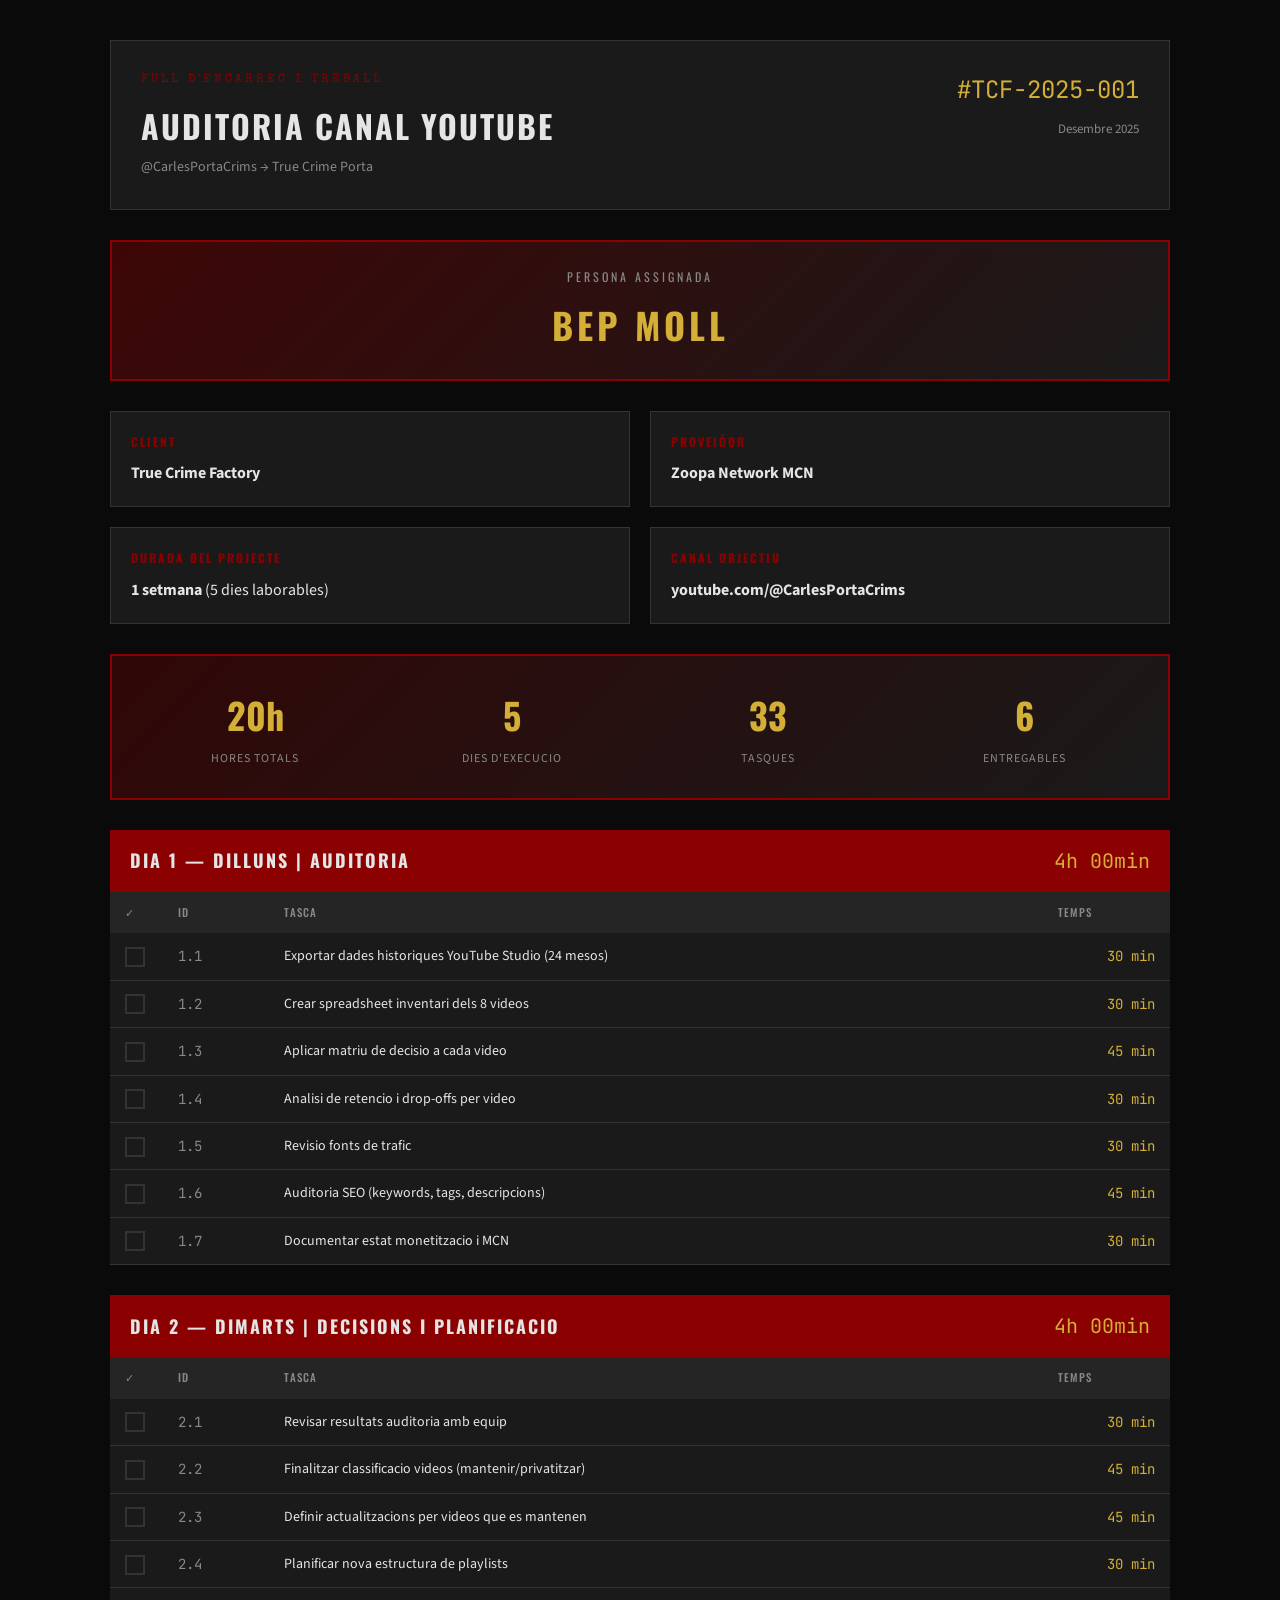
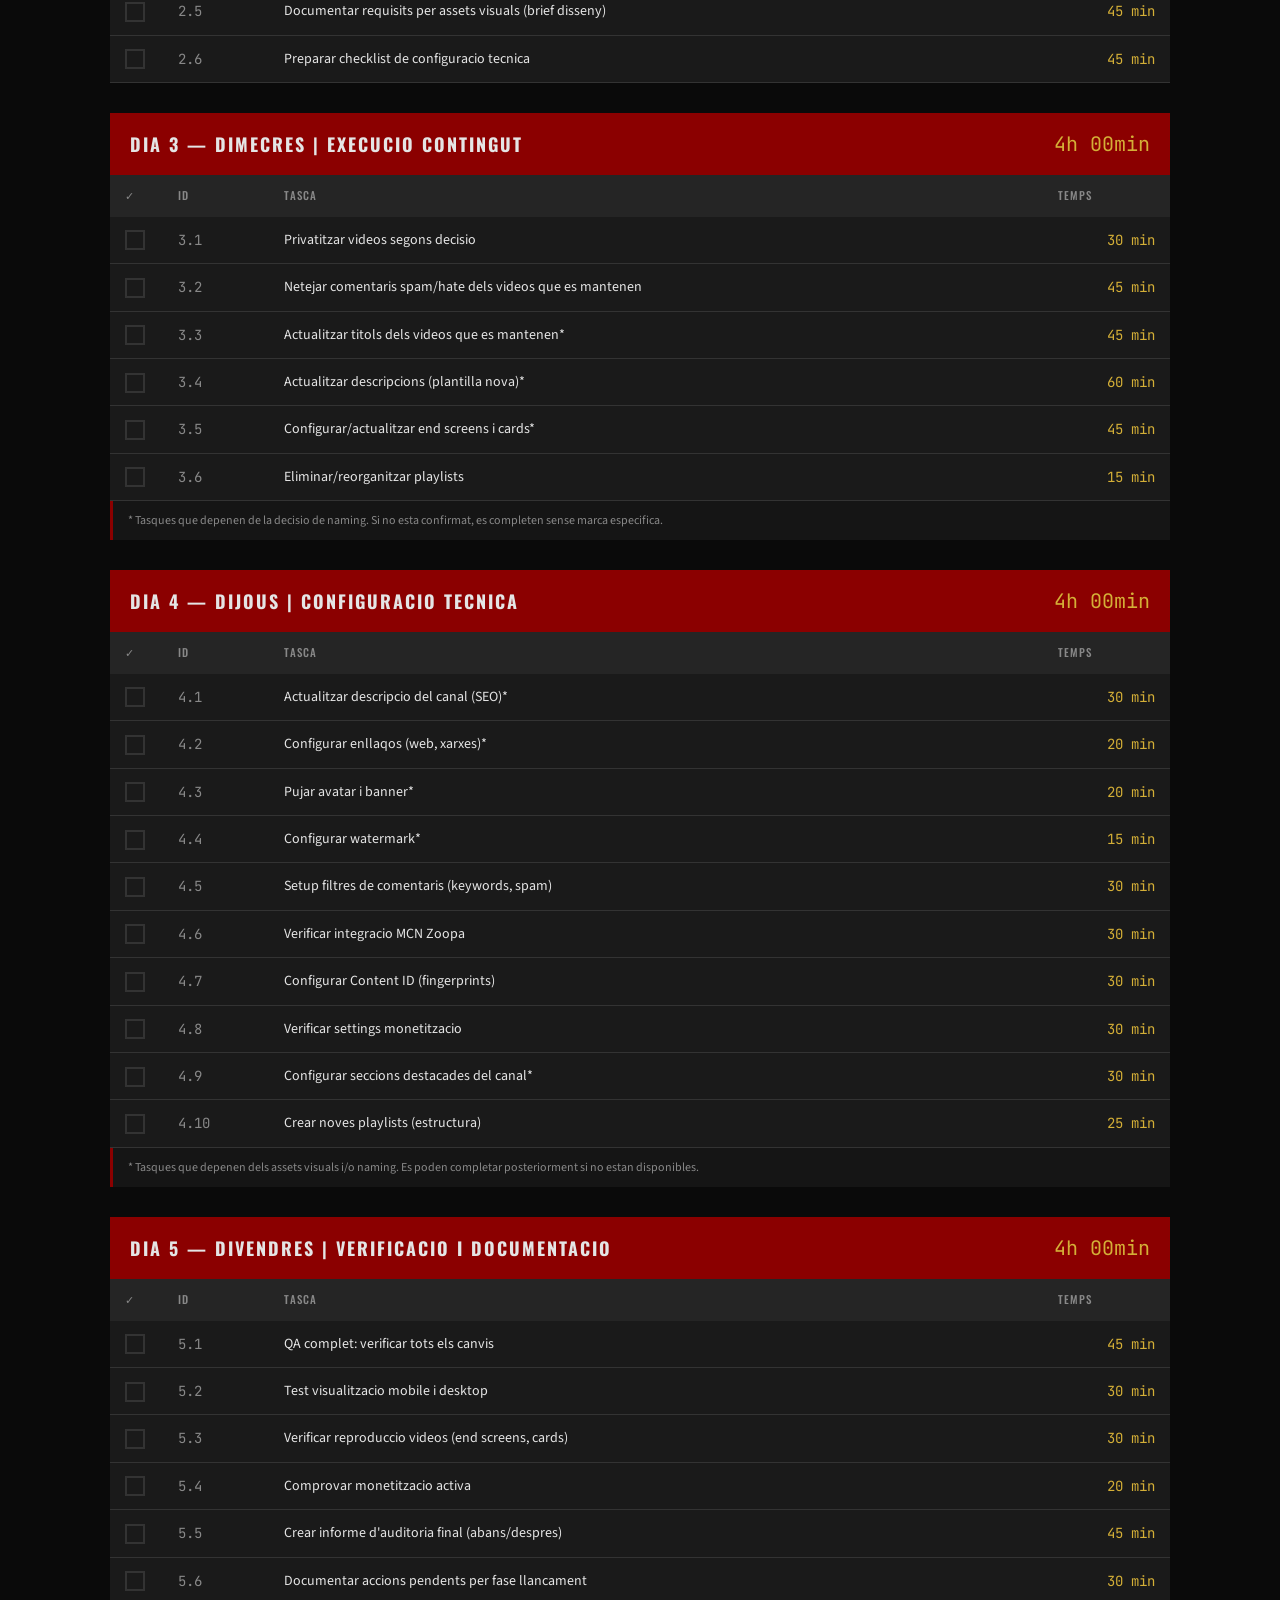
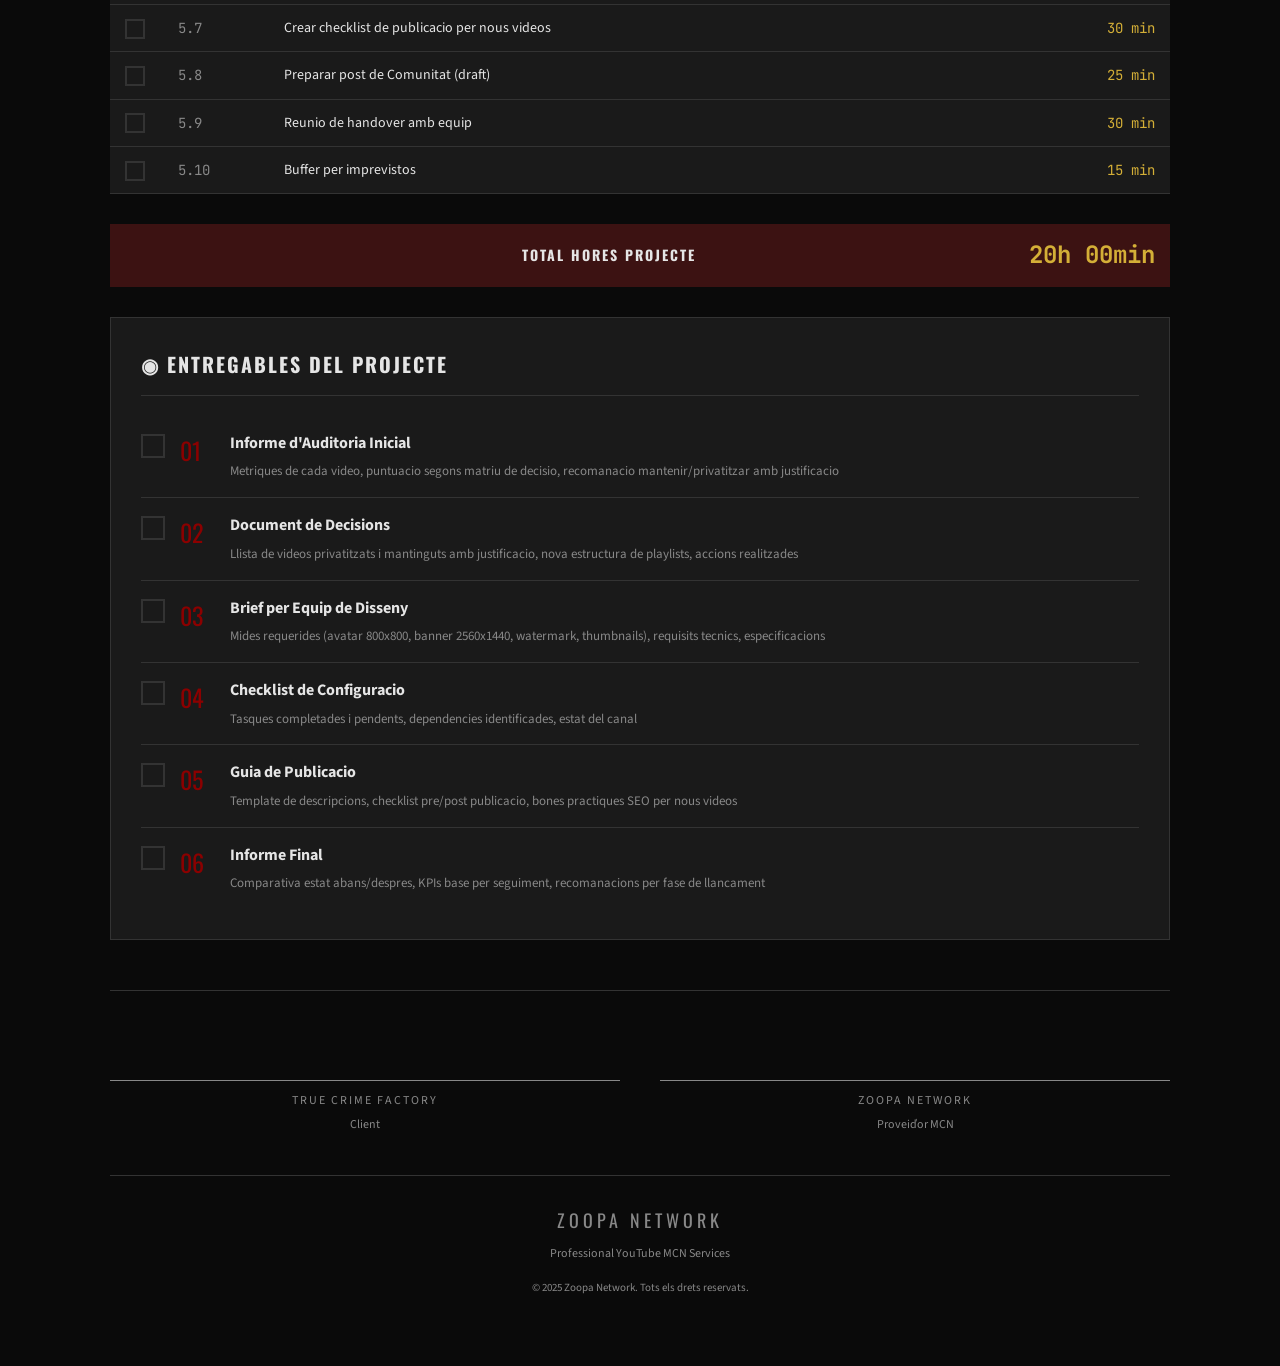
<file: full_encarrec_auditoria_true_crime.html>
<!DOCTYPE html>
<html lang="ca">
<head>
    <meta charset="UTF-8">
    <meta name="viewport" content="width=device-width, initial-scale=1.0">
    <title>Full d'Encarrec | Auditoria True Crime Porta</title>
    <style>
        @import url('https://fonts.googleapis.com/css2?family=Oswald:wght@400;500;600;700&family=Source+Sans+Pro:wght@400;600&family=Special+Elite&family=JetBrains+Mono&display=swap');
        
        :root {
            --primary-dark: #0a0a0a;
            --secondary-dark: #1a1a1a;
            --accent-red: #8b0000;
            --accent-red-light: #c41e3a;
            --text-light: #e5e5e5;
            --text-muted: #888;
            --border-color: #333;
            --highlight: #d4af37;
            --success: #22c55e;
        }
        
        * {
            margin: 0;
            padding: 0;
            box-sizing: border-box;
        }
        
        body {
            font-family: 'Source Sans Pro', sans-serif;
            background-color: var(--primary-dark);
            color: var(--text-light);
            line-height: 1.6;
        }
        
        .container {
            max-width: 1100px;
            margin: 0 auto;
            padding: 40px 20px;
        }
        
        /* Header */
        .header {
            display: flex;
            justify-content: space-between;
            align-items: flex-start;
            padding: 30px;
            background: var(--secondary-dark);
            border: 1px solid var(--border-color);
            margin-bottom: 30px;
        }
        
        .header-left {
            flex: 1;
        }
        
        .header-right {
            text-align: right;
        }
        
        .doc-type {
            font-family: 'Special Elite', cursive;
            font-size: 12px;
            color: var(--accent-red);
            letter-spacing: 3px;
            text-transform: uppercase;
            margin-bottom: 10px;
        }
        
        .doc-title {
            font-family: 'Oswald', sans-serif;
            font-size: 32px;
            font-weight: 700;
            text-transform: uppercase;
            letter-spacing: 2px;
            margin-bottom: 5px;
        }
        
        .doc-subtitle {
            color: var(--text-muted);
            font-size: 14px;
        }
        
        .doc-number {
            font-family: 'JetBrains Mono', monospace;
            font-size: 24px;
            color: var(--highlight);
            margin-bottom: 10px;
        }
        
        .doc-date {
            font-size: 13px;
            color: var(--text-muted);
        }
        
        /* Info Grid */
        .info-grid {
            display: grid;
            grid-template-columns: repeat(2, 1fr);
            gap: 20px;
            margin-bottom: 30px;
        }
        
        .info-box {
            background: var(--secondary-dark);
            border: 1px solid var(--border-color);
            padding: 20px;
        }
        
        .info-box h4 {
            font-family: 'Oswald', sans-serif;
            font-size: 12px;
            text-transform: uppercase;
            letter-spacing: 2px;
            color: var(--accent-red);
            margin-bottom: 10px;
        }
        
        .info-box p {
            font-size: 16px;
        }
        
        /* Assignee Box */
        .assignee-box {
            background: linear-gradient(135deg, rgba(139, 0, 0, 0.4) 0%, var(--secondary-dark) 100%);
            border: 2px solid var(--accent-red);
            padding: 25px;
            margin-bottom: 30px;
            text-align: center;
        }
        
        .assignee-label {
            font-family: 'Oswald', sans-serif;
            font-size: 12px;
            text-transform: uppercase;
            letter-spacing: 3px;
            color: var(--text-muted);
            margin-bottom: 10px;
        }
        
        .assignee-name {
            font-family: 'Oswald', sans-serif;
            font-size: 36px;
            font-weight: 700;
            color: var(--highlight);
            text-transform: uppercase;
            letter-spacing: 4px;
        }
        
        /* Summary Box */
        .summary-box {
            background: linear-gradient(135deg, rgba(139, 0, 0, 0.3) 0%, var(--secondary-dark) 100%);
            border: 2px solid var(--accent-red);
            padding: 30px;
            margin-bottom: 30px;
            display: grid;
            grid-template-columns: repeat(4, 1fr);
            gap: 30px;
            text-align: center;
        }
        
        .summary-item h3 {
            font-family: 'Oswald', sans-serif;
            font-size: 36px;
            color: var(--highlight);
            margin-bottom: 5px;
        }
        
        .summary-item p {
            font-size: 12px;
            text-transform: uppercase;
            letter-spacing: 1px;
            color: var(--text-muted);
        }
        
        /* Task Table */
        .task-section {
            margin-bottom: 30px;
        }
        
        .task-section-header {
            display: flex;
            justify-content: space-between;
            align-items: center;
            background: var(--accent-red);
            padding: 15px 20px;
        }
        
        .task-section-header h3 {
            font-family: 'Oswald', sans-serif;
            font-size: 18px;
            text-transform: uppercase;
            letter-spacing: 2px;
        }
        
        .task-section-header .hours {
            font-family: 'JetBrains Mono', monospace;
            font-size: 20px;
            color: var(--highlight);
        }
        
        .task-table {
            width: 100%;
            border-collapse: collapse;
            background: var(--secondary-dark);
        }
        
        .task-table th {
            font-family: 'Oswald', sans-serif;
            text-transform: uppercase;
            letter-spacing: 1px;
            font-size: 11px;
            background: #252525;
            padding: 12px 15px;
            text-align: left;
            color: var(--text-muted);
            font-weight: 500;
        }
        
        .task-table td {
            padding: 12px 15px;
            border-bottom: 1px solid var(--border-color);
            font-size: 14px;
        }
        
        .task-table tr:hover {
            background: rgba(139, 0, 0, 0.1);
        }
        
        .task-id {
            font-family: 'JetBrains Mono', monospace;
            font-size: 12px;
            color: var(--text-muted);
        }
        
        .task-time {
            font-family: 'JetBrains Mono', monospace;
            color: var(--highlight);
            text-align: right;
        }
        
        .checkbox {
            width: 20px;
            height: 20px;
            border: 2px solid var(--border-color);
            display: inline-block;
            vertical-align: middle;
            cursor: pointer;
            transition: all 0.2s;
        }
        
        .checkbox:hover {
            border-color: var(--accent-red);
        }
        
        .task-note {
            padding: 10px 15px;
            font-size: 12px;
            color: var(--text-muted);
            background: #151515;
            border-left: 3px solid var(--accent-red);
        }
        
        /* Deliverables */
        .deliverables {
            background: var(--secondary-dark);
            border: 1px solid var(--border-color);
            padding: 30px;
            margin-bottom: 30px;
        }
        
        .deliverables h3 {
            font-family: 'Oswald', sans-serif;
            font-size: 20px;
            text-transform: uppercase;
            letter-spacing: 2px;
            margin-bottom: 20px;
            padding-bottom: 15px;
            border-bottom: 1px solid var(--border-color);
        }
        
        .deliverable-item {
            display: flex;
            align-items: flex-start;
            padding: 15px 0;
            border-bottom: 1px solid var(--border-color);
        }
        
        .deliverable-item:last-child {
            border-bottom: none;
        }
        
        .deliverable-check {
            width: 24px;
            height: 24px;
            border: 2px solid var(--border-color);
            margin-right: 15px;
            flex-shrink: 0;
            margin-top: 3px;
        }
        
        .deliverable-number {
            font-family: 'Oswald', sans-serif;
            font-size: 24px;
            color: var(--accent-red);
            width: 50px;
            flex-shrink: 0;
        }
        
        .deliverable-content h4 {
            font-size: 16px;
            margin-bottom: 5px;
        }
        
        .deliverable-content p {
            font-size: 13px;
            color: var(--text-muted);
        }
        
        /* Signatures */
        .signatures {
            display: grid;
            grid-template-columns: repeat(2, 1fr);
            gap: 40px;
            margin-top: 50px;
            padding-top: 30px;
            border-top: 1px solid var(--border-color);
        }
        
        .signature-box {
            text-align: center;
        }
        
        .signature-line {
            border-bottom: 1px solid var(--text-muted);
            height: 60px;
            margin-bottom: 10px;
        }
        
        .signature-label {
            font-size: 12px;
            text-transform: uppercase;
            letter-spacing: 2px;
            color: var(--text-muted);
        }
        
        /* Footer */
        .footer {
            text-align: center;
            padding: 30px;
            margin-top: 40px;
            border-top: 1px solid var(--border-color);
        }
        
        .footer-logo {
            font-family: 'Oswald', sans-serif;
            font-size: 18px;
            letter-spacing: 4px;
            color: var(--text-muted);
            margin-bottom: 10px;
        }
        
        /* Total summary */
        .total-row {
            background: rgba(139, 0, 0, 0.3) !important;
            font-weight: bold;
        }
        
        .total-row td {
            border-bottom: none;
        }
        
        /* Print */
        @media print {
            body {
                background: white;
                color: black;
            }
            .task-section {
                break-inside: avoid;
            }
            .checkbox {
                border-color: #333;
            }
        }
    </style>
</head>
<body>
    <div class="container">
        <!-- Header -->
        <header class="header">
            <div class="header-left">
                <div class="doc-type">Full d'Encarrec i Treball</div>
                <h1 class="doc-title">Auditoria Canal YouTube</h1>
                <p class="doc-subtitle">@CarlesPortaCrims &rarr; True Crime Porta</p>
            </div>
            <div class="header-right">
                <div class="doc-number">#TCF-2025-001</div>
                <p class="doc-date">Desembre 2025</p>
            </div>
        </header>

        <!-- Assignee -->
        <div class="assignee-box">
            <div class="assignee-label">Persona Assignada</div>
            <div class="assignee-name">Bep Moll</div>
        </div>

        <!-- Info Grid -->
        <div class="info-grid">
            <div class="info-box">
                <h4>Client</h4>
                <p><strong>True Crime Factory</strong></p>
            </div>
            <div class="info-box">
                <h4>Provei&#271;or</h4>
                <p><strong>Zoopa Network MCN</strong></p>
            </div>
            <div class="info-box">
                <h4>Durada del Projecte</h4>
                <p><strong>1 setmana</strong> (5 dies laborables)</p>
            </div>
            <div class="info-box">
                <h4>Canal Objectiu</h4>
                <p><strong>youtube.com/@CarlesPortaCrims</strong></p>
            </div>
        </div>

        <!-- Summary -->
        <div class="summary-box">
            <div class="summary-item">
                <h3>20h</h3>
                <p>Hores Totals</p>
            </div>
            <div class="summary-item">
                <h3>5</h3>
                <p>Dies d'Execucio</p>
            </div>
            <div class="summary-item">
                <h3>33</h3>
                <p>Tasques</p>
            </div>
            <div class="summary-item">
                <h3>6</h3>
                <p>Entregables</p>
            </div>
        </div>

        <!-- DIA 1 -->
        <div class="task-section">
            <div class="task-section-header">
                <h3>DIA 1 — Dilluns | Auditoria</h3>
                <span class="hours">4h 00min</span>
            </div>
            <table class="task-table">
                <thead>
                    <tr>
                        <th width="5%">&#10003;</th>
                        <th width="10%">ID</th>
                        <th>Tasca</th>
                        <th width="12%">Temps</th>
                    </tr>
                </thead>
                <tbody>
                    <tr>
                        <td><span class="checkbox"></span></td>
                        <td class="task-id">1.1</td>
                        <td>Exportar dades historiques YouTube Studio (24 mesos)</td>
                        <td class="task-time">30 min</td>
                    </tr>
                    <tr>
                        <td><span class="checkbox"></span></td>
                        <td class="task-id">1.2</td>
                        <td>Crear spreadsheet inventari dels 8 videos</td>
                        <td class="task-time">30 min</td>
                    </tr>
                    <tr>
                        <td><span class="checkbox"></span></td>
                        <td class="task-id">1.3</td>
                        <td>Aplicar matriu de decisio a cada video</td>
                        <td class="task-time">45 min</td>
                    </tr>
                    <tr>
                        <td><span class="checkbox"></span></td>
                        <td class="task-id">1.4</td>
                        <td>Analisi de retencio i drop-offs per video</td>
                        <td class="task-time">30 min</td>
                    </tr>
                    <tr>
                        <td><span class="checkbox"></span></td>
                        <td class="task-id">1.5</td>
                        <td>Revisio fonts de trafic</td>
                        <td class="task-time">30 min</td>
                    </tr>
                    <tr>
                        <td><span class="checkbox"></span></td>
                        <td class="task-id">1.6</td>
                        <td>Auditoria SEO (keywords, tags, descripcions)</td>
                        <td class="task-time">45 min</td>
                    </tr>
                    <tr>
                        <td><span class="checkbox"></span></td>
                        <td class="task-id">1.7</td>
                        <td>Documentar estat monetitzacio i MCN</td>
                        <td class="task-time">30 min</td>
                    </tr>
                </tbody>
            </table>
        </div>

        <!-- DIA 2 -->
        <div class="task-section">
            <div class="task-section-header">
                <h3>DIA 2 — Dimarts | Decisions i Planificacio</h3>
                <span class="hours">4h 00min</span>
            </div>
            <table class="task-table">
                <thead>
                    <tr>
                        <th width="5%">&#10003;</th>
                        <th width="10%">ID</th>
                        <th>Tasca</th>
                        <th width="12%">Temps</th>
                    </tr>
                </thead>
                <tbody>
                    <tr>
                        <td><span class="checkbox"></span></td>
                        <td class="task-id">2.1</td>
                        <td>Revisar resultats auditoria amb equip</td>
                        <td class="task-time">30 min</td>
                    </tr>
                    <tr>
                        <td><span class="checkbox"></span></td>
                        <td class="task-id">2.2</td>
                        <td>Finalitzar classificacio videos (mantenir/privatitzar)</td>
                        <td class="task-time">45 min</td>
                    </tr>
                    <tr>
                        <td><span class="checkbox"></span></td>
                        <td class="task-id">2.3</td>
                        <td>Definir actualitzacions per videos que es mantenen</td>
                        <td class="task-time">45 min</td>
                    </tr>
                    <tr>
                        <td><span class="checkbox"></span></td>
                        <td class="task-id">2.4</td>
                        <td>Planificar nova estructura de playlists</td>
                        <td class="task-time">30 min</td>
                    </tr>
                    <tr>
                        <td><span class="checkbox"></span></td>
                        <td class="task-id">2.5</td>
                        <td>Documentar requisits per assets visuals (brief disseny)</td>
                        <td class="task-time">45 min</td>
                    </tr>
                    <tr>
                        <td><span class="checkbox"></span></td>
                        <td class="task-id">2.6</td>
                        <td>Preparar checklist de configuracio tecnica</td>
                        <td class="task-time">45 min</td>
                    </tr>
                </tbody>
            </table>
        </div>

        <!-- DIA 3 -->
        <div class="task-section">
            <div class="task-section-header">
                <h3>DIA 3 — Dimecres | Execucio Contingut</h3>
                <span class="hours">4h 00min</span>
            </div>
            <table class="task-table">
                <thead>
                    <tr>
                        <th width="5%">&#10003;</th>
                        <th width="10%">ID</th>
                        <th>Tasca</th>
                        <th width="12%">Temps</th>
                    </tr>
                </thead>
                <tbody>
                    <tr>
                        <td><span class="checkbox"></span></td>
                        <td class="task-id">3.1</td>
                        <td>Privatitzar videos segons decisio</td>
                        <td class="task-time">30 min</td>
                    </tr>
                    <tr>
                        <td><span class="checkbox"></span></td>
                        <td class="task-id">3.2</td>
                        <td>Netejar comentaris spam/hate dels videos que es mantenen</td>
                        <td class="task-time">45 min</td>
                    </tr>
                    <tr>
                        <td><span class="checkbox"></span></td>
                        <td class="task-id">3.3</td>
                        <td>Actualitzar titols dels videos que es mantenen*</td>
                        <td class="task-time">45 min</td>
                    </tr>
                    <tr>
                        <td><span class="checkbox"></span></td>
                        <td class="task-id">3.4</td>
                        <td>Actualitzar descripcions (plantilla nova)*</td>
                        <td class="task-time">60 min</td>
                    </tr>
                    <tr>
                        <td><span class="checkbox"></span></td>
                        <td class="task-id">3.5</td>
                        <td>Configurar/actualitzar end screens i cards*</td>
                        <td class="task-time">45 min</td>
                    </tr>
                    <tr>
                        <td><span class="checkbox"></span></td>
                        <td class="task-id">3.6</td>
                        <td>Eliminar/reorganitzar playlists</td>
                        <td class="task-time">15 min</td>
                    </tr>
                </tbody>
            </table>
            <p class="task-note">* Tasques que depenen de la decisio de naming. Si no esta confirmat, es completen sense marca especifica.</p>
        </div>

        <!-- DIA 4 -->
        <div class="task-section">
            <div class="task-section-header">
                <h3>DIA 4 — Dijous | Configuracio Tecnica</h3>
                <span class="hours">4h 00min</span>
            </div>
            <table class="task-table">
                <thead>
                    <tr>
                        <th width="5%">&#10003;</th>
                        <th width="10%">ID</th>
                        <th>Tasca</th>
                        <th width="12%">Temps</th>
                    </tr>
                </thead>
                <tbody>
                    <tr>
                        <td><span class="checkbox"></span></td>
                        <td class="task-id">4.1</td>
                        <td>Actualitzar descripcio del canal (SEO)*</td>
                        <td class="task-time">30 min</td>
                    </tr>
                    <tr>
                        <td><span class="checkbox"></span></td>
                        <td class="task-id">4.2</td>
                        <td>Configurar enllaqos (web, xarxes)*</td>
                        <td class="task-time">20 min</td>
                    </tr>
                    <tr>
                        <td><span class="checkbox"></span></td>
                        <td class="task-id">4.3</td>
                        <td>Pujar avatar i banner*</td>
                        <td class="task-time">20 min</td>
                    </tr>
                    <tr>
                        <td><span class="checkbox"></span></td>
                        <td class="task-id">4.4</td>
                        <td>Configurar watermark*</td>
                        <td class="task-time">15 min</td>
                    </tr>
                    <tr>
                        <td><span class="checkbox"></span></td>
                        <td class="task-id">4.5</td>
                        <td>Setup filtres de comentaris (keywords, spam)</td>
                        <td class="task-time">30 min</td>
                    </tr>
                    <tr>
                        <td><span class="checkbox"></span></td>
                        <td class="task-id">4.6</td>
                        <td>Verificar integracio MCN Zoopa</td>
                        <td class="task-time">30 min</td>
                    </tr>
                    <tr>
                        <td><span class="checkbox"></span></td>
                        <td class="task-id">4.7</td>
                        <td>Configurar Content ID (fingerprints)</td>
                        <td class="task-time">30 min</td>
                    </tr>
                    <tr>
                        <td><span class="checkbox"></span></td>
                        <td class="task-id">4.8</td>
                        <td>Verificar settings monetitzacio</td>
                        <td class="task-time">30 min</td>
                    </tr>
                    <tr>
                        <td><span class="checkbox"></span></td>
                        <td class="task-id">4.9</td>
                        <td>Configurar seccions destacades del canal*</td>
                        <td class="task-time">30 min</td>
                    </tr>
                    <tr>
                        <td><span class="checkbox"></span></td>
                        <td class="task-id">4.10</td>
                        <td>Crear noves playlists (estructura)</td>
                        <td class="task-time">25 min</td>
                    </tr>
                </tbody>
            </table>
            <p class="task-note">* Tasques que depenen dels assets visuals i/o naming. Es poden completar posteriorment si no estan disponibles.</p>
        </div>

        <!-- DIA 5 -->
        <div class="task-section">
            <div class="task-section-header">
                <h3>DIA 5 — Divendres | Verificacio i Documentacio</h3>
                <span class="hours">4h 00min</span>
            </div>
            <table class="task-table">
                <thead>
                    <tr>
                        <th width="5%">&#10003;</th>
                        <th width="10%">ID</th>
                        <th>Tasca</th>
                        <th width="12%">Temps</th>
                    </tr>
                </thead>
                <tbody>
                    <tr>
                        <td><span class="checkbox"></span></td>
                        <td class="task-id">5.1</td>
                        <td>QA complet: verificar tots els canvis</td>
                        <td class="task-time">45 min</td>
                    </tr>
                    <tr>
                        <td><span class="checkbox"></span></td>
                        <td class="task-id">5.2</td>
                        <td>Test visualitzacio mobile i desktop</td>
                        <td class="task-time">30 min</td>
                    </tr>
                    <tr>
                        <td><span class="checkbox"></span></td>
                        <td class="task-id">5.3</td>
                        <td>Verificar reproduccio videos (end screens, cards)</td>
                        <td class="task-time">30 min</td>
                    </tr>
                    <tr>
                        <td><span class="checkbox"></span></td>
                        <td class="task-id">5.4</td>
                        <td>Comprovar monetitzacio activa</td>
                        <td class="task-time">20 min</td>
                    </tr>
                    <tr>
                        <td><span class="checkbox"></span></td>
                        <td class="task-id">5.5</td>
                        <td>Crear informe d'auditoria final (abans/despres)</td>
                        <td class="task-time">45 min</td>
                    </tr>
                    <tr>
                        <td><span class="checkbox"></span></td>
                        <td class="task-id">5.6</td>
                        <td>Documentar accions pendents per fase llancament</td>
                        <td class="task-time">30 min</td>
                    </tr>
                    <tr>
                        <td><span class="checkbox"></span></td>
                        <td class="task-id">5.7</td>
                        <td>Crear checklist de publicacio per nous videos</td>
                        <td class="task-time">30 min</td>
                    </tr>
                    <tr>
                        <td><span class="checkbox"></span></td>
                        <td class="task-id">5.8</td>
                        <td>Preparar post de Comunitat (draft)</td>
                        <td class="task-time">25 min</td>
                    </tr>
                    <tr>
                        <td><span class="checkbox"></span></td>
                        <td class="task-id">5.9</td>
                        <td>Reunio de handover amb equip</td>
                        <td class="task-time">30 min</td>
                    </tr>
                    <tr>
                        <td><span class="checkbox"></span></td>
                        <td class="task-id">5.10</td>
                        <td>Buffer per imprevistos</td>
                        <td class="task-time">15 min</td>
                    </tr>
                </tbody>
            </table>
        </div>

        <!-- TOTAL -->
        <div class="task-section">
            <table class="task-table">
                <tbody>
                    <tr class="total-row">
                        <td colspan="3" style="text-align: right; font-family: 'Oswald', sans-serif; text-transform: uppercase; letter-spacing: 2px;">
                            TOTAL HORES PROJECTE
                        </td>
                        <td class="task-time" style="font-size: 24px; color: var(--highlight);">
                            20h 00min
                        </td>
                    </tr>
                </tbody>
            </table>
        </div>

        <!-- Deliverables -->
        <div class="deliverables">
            <h3>&#9673; Entregables del Projecte</h3>
            
            <div class="deliverable-item">
                <div class="deliverable-check"></div>
                <div class="deliverable-number">01</div>
                <div class="deliverable-content">
                    <h4>Informe d'Auditoria Inicial</h4>
                    <p>Metriques de cada video, puntuacio segons matriu de decisio, recomanacio mantenir/privatitzar amb justificacio</p>
                </div>
            </div>
            
            <div class="deliverable-item">
                <div class="deliverable-check"></div>
                <div class="deliverable-number">02</div>
                <div class="deliverable-content">
                    <h4>Document de Decisions</h4>
                    <p>Llista de videos privatitzats i mantinguts amb justificacio, nova estructura de playlists, accions realitzades</p>
                </div>
            </div>
            
            <div class="deliverable-item">
                <div class="deliverable-check"></div>
                <div class="deliverable-number">03</div>
                <div class="deliverable-content">
                    <h4>Brief per Equip de Disseny</h4>
                    <p>Mides requerides (avatar 800x800, banner 2560x1440, watermark, thumbnails), requisits tecnics, especificacions</p>
                </div>
            </div>
            
            <div class="deliverable-item">
                <div class="deliverable-check"></div>
                <div class="deliverable-number">04</div>
                <div class="deliverable-content">
                    <h4>Checklist de Configuracio</h4>
                    <p>Tasques completades i pendents, dependencies identificades, estat del canal</p>
                </div>
            </div>
            
            <div class="deliverable-item">
                <div class="deliverable-check"></div>
                <div class="deliverable-number">05</div>
                <div class="deliverable-content">
                    <h4>Guia de Publicacio</h4>
                    <p>Template de descripcions, checklist pre/post publicacio, bones practiques SEO per nous videos</p>
                </div>
            </div>
            
            <div class="deliverable-item">
                <div class="deliverable-check"></div>
                <div class="deliverable-number">06</div>
                <div class="deliverable-content">
                    <h4>Informe Final</h4>
                    <p>Comparativa estat abans/despres, KPIs base per seguiment, recomanacions per fase de llancament</p>
                </div>
            </div>
        </div>

        <!-- Signatures -->
        <div class="signatures">
            <div class="signature-box">
                <div class="signature-line"></div>
                <div class="signature-label">True Crime Factory</div>
                <p style="font-size: 12px; color: var(--text-muted); margin-top: 5px;">Client</p>
            </div>
            <div class="signature-box">
                <div class="signature-line"></div>
                <div class="signature-label">Zoopa Network</div>
                <p style="font-size: 12px; color: var(--text-muted); margin-top: 5px;">Provei&#271;or MCN</p>
            </div>
        </div>

        <footer class="footer">
            <div class="footer-logo">ZOOPA NETWORK</div>
            <p style="font-size: 12px; color: var(--text-muted);">Professional YouTube MCN Services</p>
            <p style="font-size: 11px; color: var(--text-muted); margin-top: 15px;">&copy; 2025 Zoopa Network. Tots els drets reservats.</p>
        </footer>
    </div>
</body>
</html>
</file>
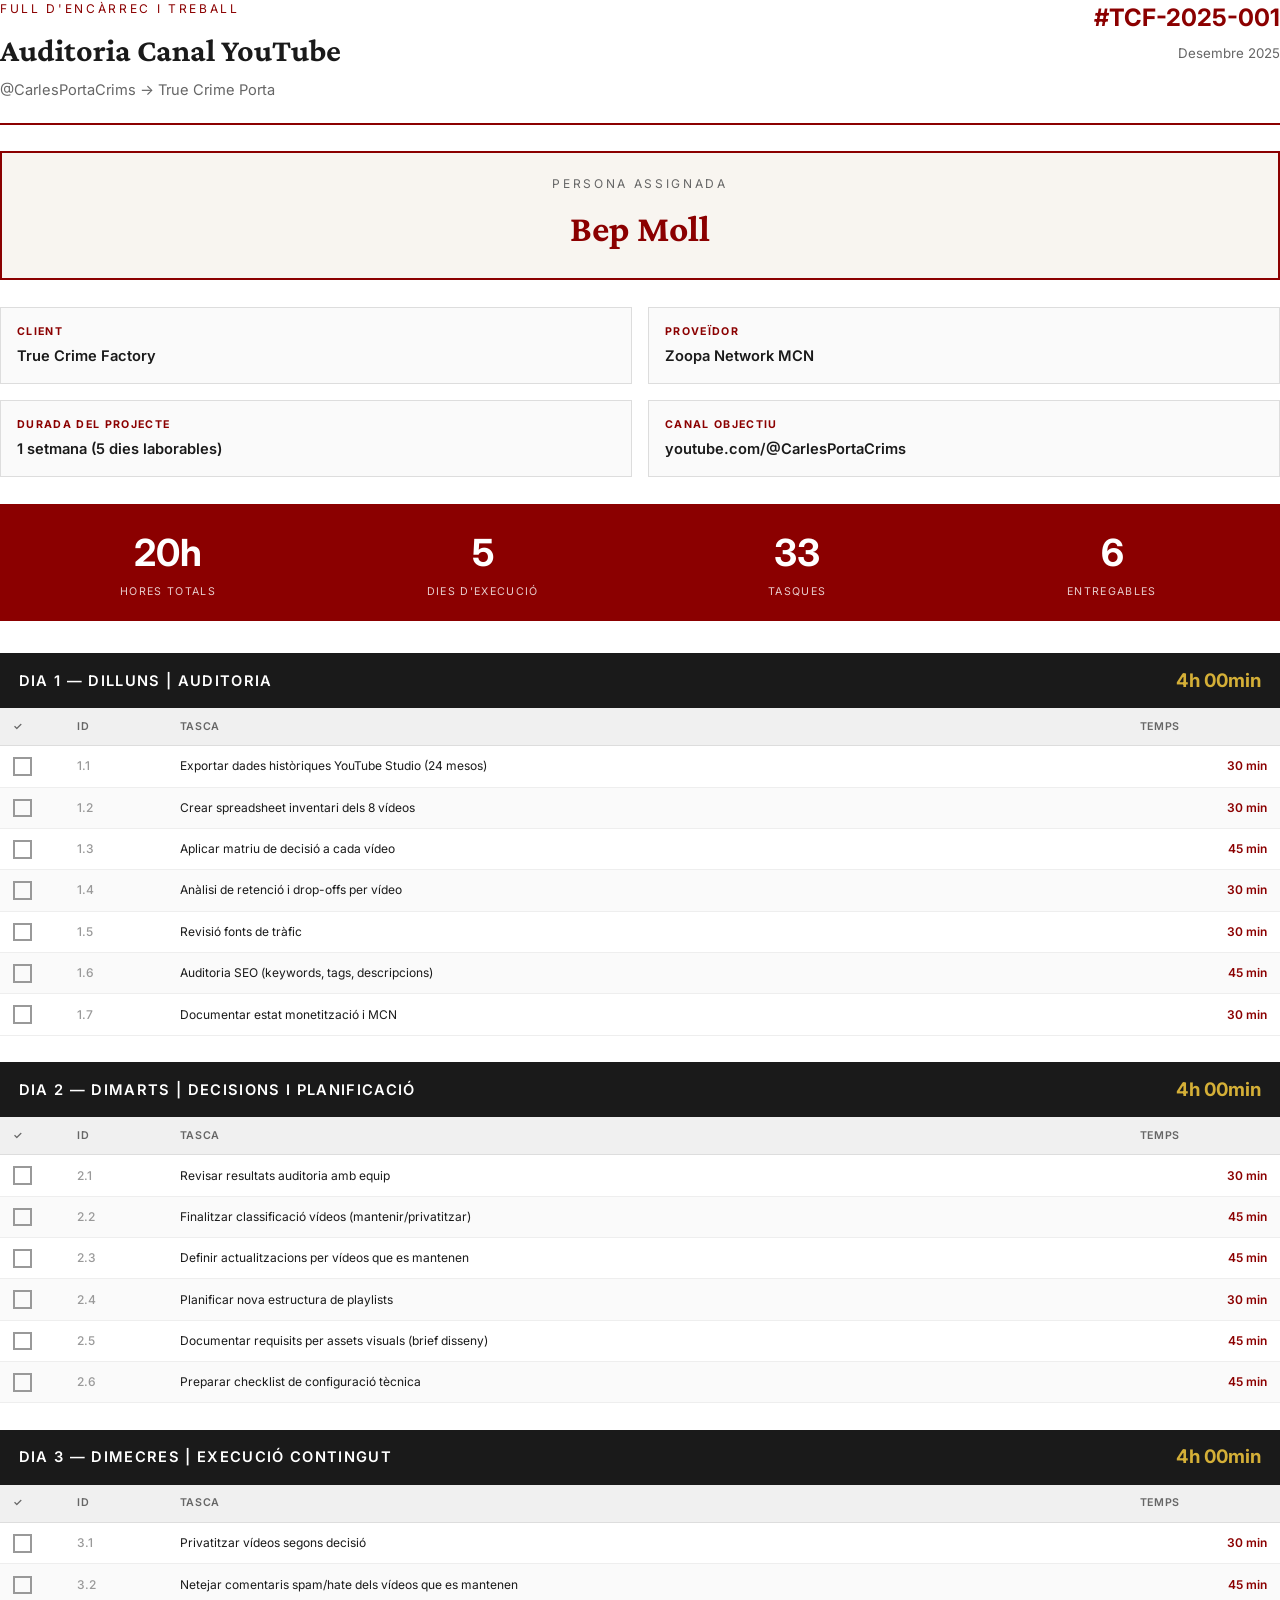
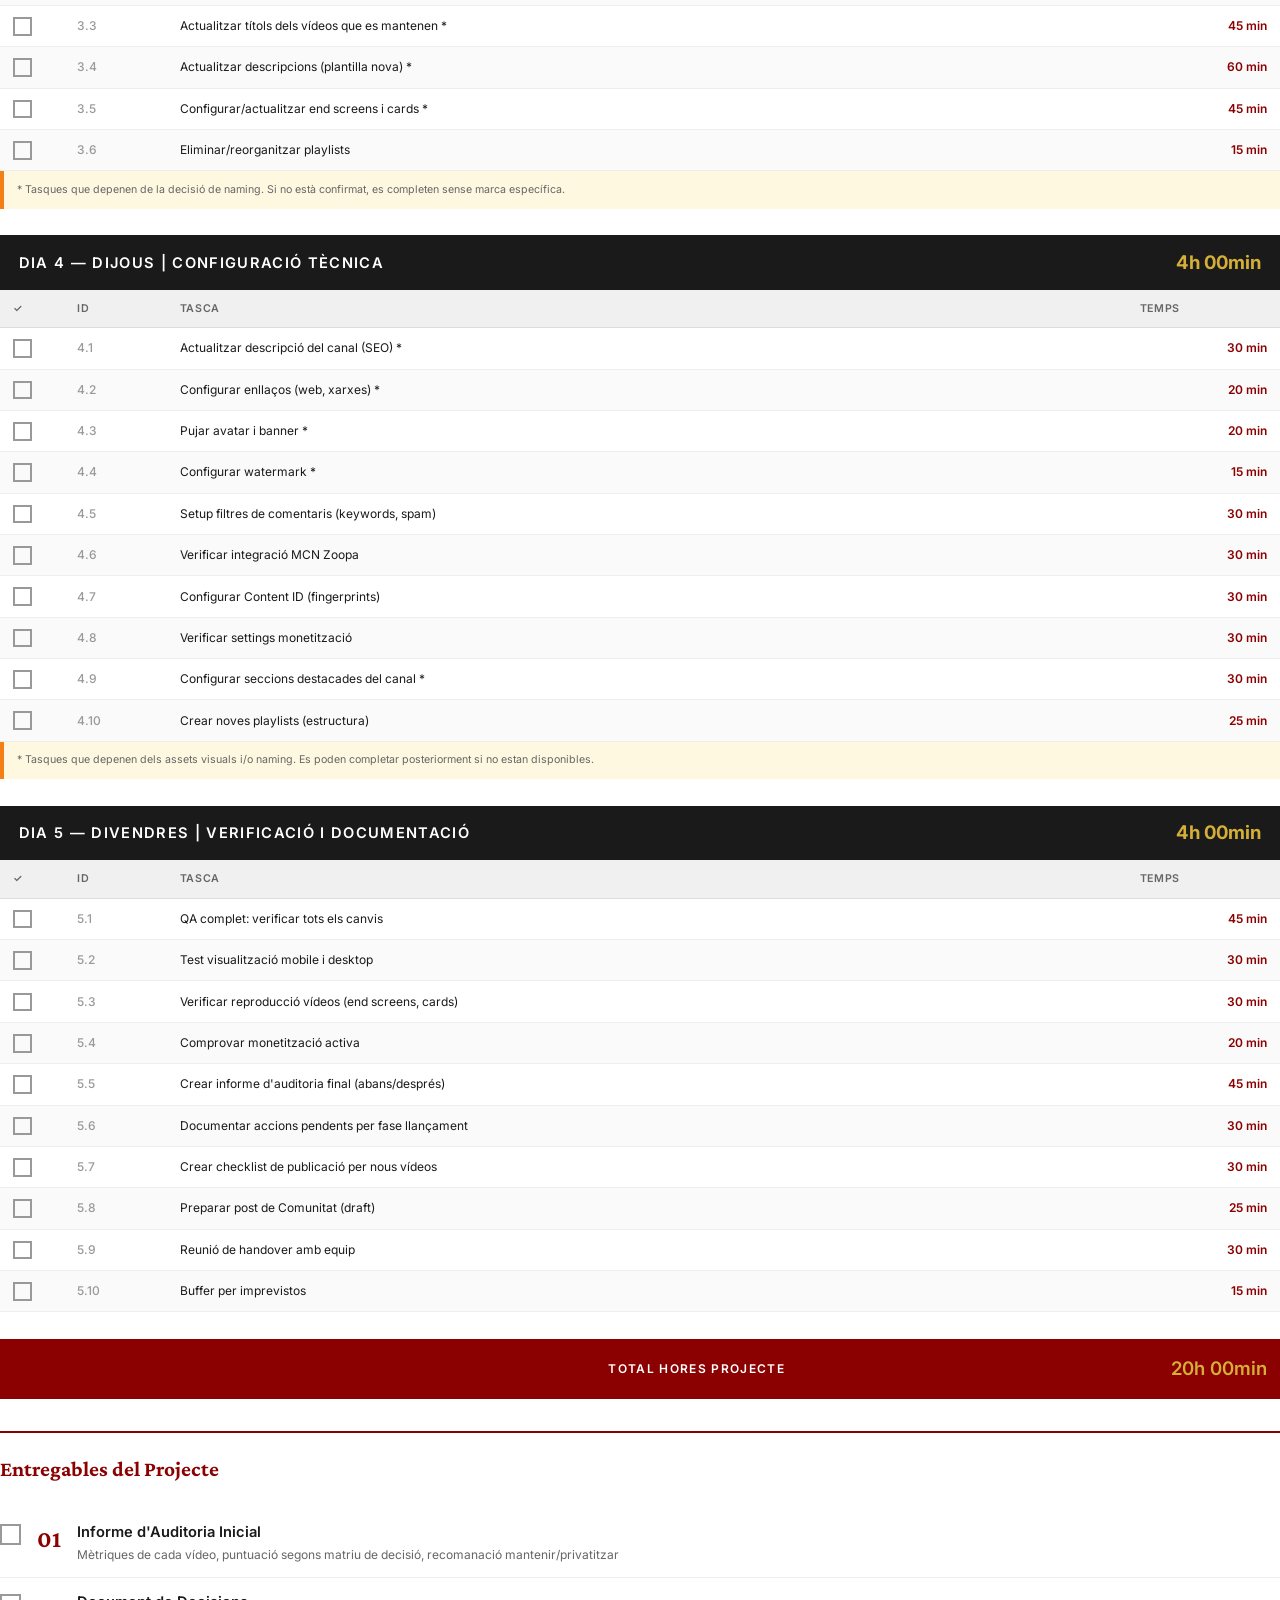
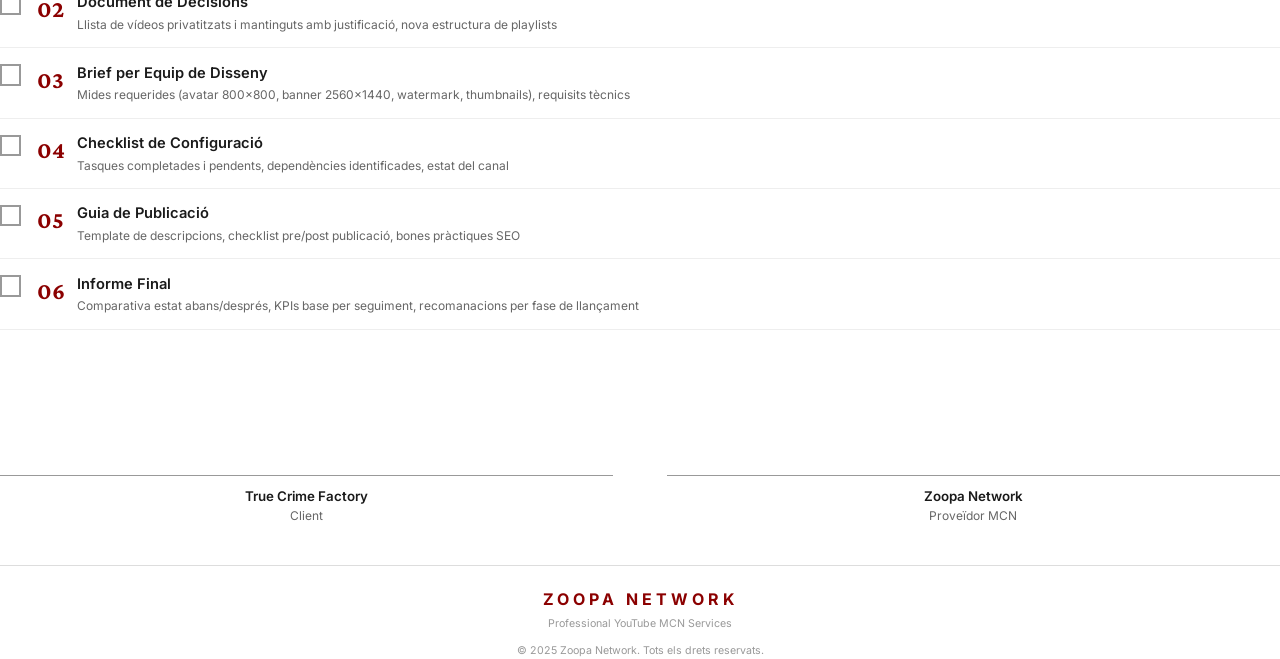
<file: full_encarrec_pdf.html>
<!DOCTYPE html>
<html lang="ca">
<head>
    <meta charset="UTF-8">
    <title>Full d'Encàrrec | Auditoria True Crime Porta</title>
    <style>
        @import url('https://fonts.googleapis.com/css2?family=Crimson+Pro:wght@400;600;700&family=Inter:wght@400;500;600;700&display=swap');
        
        @page {
            size: A4;
            margin: 2cm 1.8cm 2cm 1.8cm;
            @bottom-center {
                content: counter(page) " / " counter(pages);
                font-family: 'Inter', sans-serif;
                font-size: 9pt;
                color: #666;
            }
            @bottom-right {
                content: "ZOOPA NETWORK";
                font-family: 'Inter', sans-serif;
                font-size: 8pt;
                color: #8b0000;
                letter-spacing: 1pt;
            }
        }
        
        * {
            margin: 0;
            padding: 0;
            box-sizing: border-box;
        }
        
        body {
            font-family: 'Inter', sans-serif;
            font-size: 10pt;
            line-height: 1.5;
            color: #1a1a1a;
        }
        
        /* Header */
        .header {
            display: flex;
            justify-content: space-between;
            align-items: flex-start;
            padding-bottom: 16pt;
            border-bottom: 2pt solid #8b0000;
            margin-bottom: 20pt;
        }
        
        .header-left {
            flex: 1;
        }
        
        .header-right {
            text-align: right;
        }
        
        .doc-type {
            font-size: 9pt;
            color: #8b0000;
            letter-spacing: 2pt;
            text-transform: uppercase;
            margin-bottom: 6pt;
        }
        
        .doc-title {
            font-family: 'Crimson Pro', serif;
            font-size: 24pt;
            font-weight: 700;
            color: #1a1a1a;
            margin-bottom: 4pt;
        }
        
        .doc-subtitle {
            font-size: 11pt;
            color: #666;
        }
        
        .doc-number {
            font-size: 18pt;
            font-weight: 700;
            color: #8b0000;
            margin-bottom: 6pt;
        }
        
        .doc-date {
            font-size: 10pt;
            color: #666;
        }
        
        /* Assignee Box */
        .assignee-box {
            background: #f8f5f0;
            border: 2pt solid #8b0000;
            padding: 16pt;
            margin-bottom: 20pt;
            text-align: center;
        }
        
        .assignee-label {
            font-size: 9pt;
            text-transform: uppercase;
            letter-spacing: 2pt;
            color: #666;
            margin-bottom: 6pt;
        }
        
        .assignee-name {
            font-family: 'Crimson Pro', serif;
            font-size: 28pt;
            font-weight: 700;
            color: #8b0000;
        }
        
        /* Info Grid */
        .info-grid {
            display: grid;
            grid-template-columns: 1fr 1fr;
            gap: 12pt;
            margin-bottom: 20pt;
        }
        
        .info-box {
            background: #fafafa;
            border: 1pt solid #ddd;
            padding: 12pt;
        }
        
        .info-box h4 {
            font-size: 8pt;
            text-transform: uppercase;
            letter-spacing: 1pt;
            color: #8b0000;
            margin-bottom: 4pt;
        }
        
        .info-box p {
            font-size: 11pt;
            font-weight: 600;
        }
        
        /* Summary Box */
        .summary-box {
            background: #8b0000;
            color: white;
            padding: 16pt;
            margin-bottom: 24pt;
            display: grid;
            grid-template-columns: repeat(4, 1fr);
            gap: 16pt;
            text-align: center;
        }
        
        .summary-item h3 {
            font-size: 28pt;
            font-weight: 700;
            margin-bottom: 2pt;
        }
        
        .summary-item p {
            font-size: 8pt;
            text-transform: uppercase;
            letter-spacing: 1pt;
            opacity: 0.8;
        }
        
        /* Section Headers */
        .section-header {
            background: #1a1a1a;
            color: white;
            padding: 10pt 14pt;
            margin-top: 20pt;
            margin-bottom: 0;
            display: flex;
            justify-content: space-between;
            align-items: center;
        }
        
        .section-header h3 {
            font-size: 11pt;
            font-weight: 600;
            text-transform: uppercase;
            letter-spacing: 1pt;
        }
        
        .section-header .hours {
            font-size: 14pt;
            font-weight: 700;
            color: #d4af37;
        }
        
        /* Task Table */
        .task-table {
            width: 100%;
            border-collapse: collapse;
            font-size: 9pt;
        }
        
        .task-table th {
            font-size: 8pt;
            font-weight: 600;
            text-transform: uppercase;
            letter-spacing: 0.5pt;
            background: #f0f0f0;
            padding: 8pt 10pt;
            text-align: left;
            color: #666;
            border-bottom: 1pt solid #ddd;
        }
        
        .task-table td {
            padding: 8pt 10pt;
            border-bottom: 1pt solid #eee;
            vertical-align: middle;
        }
        
        .task-table tr:nth-child(even) {
            background: #fafafa;
        }
        
        .task-id {
            font-family: 'Inter', monospace;
            font-size: 9pt;
            color: #999;
            font-weight: 500;
        }
        
        .task-time {
            font-weight: 600;
            color: #8b0000;
            text-align: right;
            white-space: nowrap;
        }
        
        .checkbox {
            width: 14pt;
            height: 14pt;
            border: 1.5pt solid #999;
            display: inline-block;
            vertical-align: middle;
        }
        
        .task-note {
            font-size: 8pt;
            color: #666;
            background: #fff8e1;
            padding: 8pt 10pt;
            border-left: 3pt solid #f57f17;
            margin-bottom: 20pt;
        }
        
        /* Total Row */
        .total-row {
            background: #8b0000 !important;
            color: white;
        }
        
        .total-row td {
            border-bottom: none;
            padding: 12pt 10pt;
            font-weight: 600;
        }
        
        .total-row .task-time {
            color: #d4af37;
            font-size: 14pt;
        }
        
        /* Deliverables */
        .deliverables {
            margin-top: 24pt;
            padding-top: 16pt;
            border-top: 2pt solid #8b0000;
        }
        
        .deliverables h2 {
            font-family: 'Crimson Pro', serif;
            font-size: 16pt;
            font-weight: 700;
            color: #8b0000;
            margin-bottom: 16pt;
        }
        
        .deliverable-item {
            display: flex;
            align-items: flex-start;
            padding: 10pt 0;
            border-bottom: 1pt solid #eee;
        }
        
        .deliverable-check {
            width: 16pt;
            height: 16pt;
            border: 1.5pt solid #999;
            margin-right: 12pt;
            flex-shrink: 0;
            margin-top: 2pt;
        }
        
        .deliverable-number {
            font-family: 'Crimson Pro', serif;
            font-size: 18pt;
            font-weight: 700;
            color: #8b0000;
            width: 30pt;
            flex-shrink: 0;
        }
        
        .deliverable-content h4 {
            font-size: 11pt;
            font-weight: 600;
            margin-bottom: 2pt;
        }
        
        .deliverable-content p {
            font-size: 9pt;
            color: #666;
        }
        
        /* Signatures */
        .signatures {
            display: grid;
            grid-template-columns: 1fr 1fr;
            gap: 40pt;
            margin-top: 40pt;
            padding-top: 20pt;
        }
        
        .signature-box {
            text-align: center;
        }
        
        .signature-line {
            border-bottom: 1pt solid #999;
            height: 50pt;
            margin-bottom: 8pt;
        }
        
        .signature-label {
            font-size: 10pt;
            font-weight: 600;
            color: #1a1a1a;
        }
        
        .signature-role {
            font-size: 9pt;
            color: #666;
        }
        
        /* Footer */
        .footer {
            text-align: center;
            margin-top: 30pt;
            padding-top: 16pt;
            border-top: 1pt solid #ddd;
        }
        
        .footer-logo {
            font-size: 12pt;
            font-weight: 700;
            letter-spacing: 3pt;
            color: #8b0000;
            margin-bottom: 4pt;
        }
        
        .footer p {
            font-size: 8pt;
            color: #999;
        }
        
        /* Page breaks */
        .page-break {
            page-break-after: always;
        }
    </style>
</head>
<body>
    <!-- Header -->
    <header class="header">
        <div class="header-left">
            <div class="doc-type">Full d'Encàrrec i Treball</div>
            <h1 class="doc-title">Auditoria Canal YouTube</h1>
            <p class="doc-subtitle">@CarlesPortaCrims → True Crime Porta</p>
        </div>
        <div class="header-right">
            <div class="doc-number">#TCF-2025-001</div>
            <p class="doc-date">Desembre 2025</p>
        </div>
    </header>

    <!-- Assignee -->
    <div class="assignee-box">
        <div class="assignee-label">Persona Assignada</div>
        <div class="assignee-name">Bep Moll</div>
    </div>

    <!-- Info Grid -->
    <div class="info-grid">
        <div class="info-box">
            <h4>Client</h4>
            <p>True Crime Factory</p>
        </div>
        <div class="info-box">
            <h4>Proveïdor</h4>
            <p>Zoopa Network MCN</p>
        </div>
        <div class="info-box">
            <h4>Durada del Projecte</h4>
            <p>1 setmana (5 dies laborables)</p>
        </div>
        <div class="info-box">
            <h4>Canal Objectiu</h4>
            <p>youtube.com/@CarlesPortaCrims</p>
        </div>
    </div>

    <!-- Summary -->
    <div class="summary-box">
        <div class="summary-item">
            <h3>20h</h3>
            <p>Hores Totals</p>
        </div>
        <div class="summary-item">
            <h3>5</h3>
            <p>Dies d'Execució</p>
        </div>
        <div class="summary-item">
            <h3>33</h3>
            <p>Tasques</p>
        </div>
        <div class="summary-item">
            <h3>6</h3>
            <p>Entregables</p>
        </div>
    </div>

    <!-- DIA 1 -->
    <div class="section-header">
        <h3>Dia 1 — Dilluns | Auditoria</h3>
        <span class="hours">4h 00min</span>
    </div>
    <table class="task-table">
        <thead>
            <tr>
                <th width="5%">✓</th>
                <th width="8%">ID</th>
                <th>Tasca</th>
                <th width="12%">Temps</th>
            </tr>
        </thead>
        <tbody>
            <tr>
                <td><span class="checkbox"></span></td>
                <td class="task-id">1.1</td>
                <td>Exportar dades històriques YouTube Studio (24 mesos)</td>
                <td class="task-time">30 min</td>
            </tr>
            <tr>
                <td><span class="checkbox"></span></td>
                <td class="task-id">1.2</td>
                <td>Crear spreadsheet inventari dels 8 vídeos</td>
                <td class="task-time">30 min</td>
            </tr>
            <tr>
                <td><span class="checkbox"></span></td>
                <td class="task-id">1.3</td>
                <td>Aplicar matriu de decisió a cada vídeo</td>
                <td class="task-time">45 min</td>
            </tr>
            <tr>
                <td><span class="checkbox"></span></td>
                <td class="task-id">1.4</td>
                <td>Anàlisi de retenció i drop-offs per vídeo</td>
                <td class="task-time">30 min</td>
            </tr>
            <tr>
                <td><span class="checkbox"></span></td>
                <td class="task-id">1.5</td>
                <td>Revisió fonts de tràfic</td>
                <td class="task-time">30 min</td>
            </tr>
            <tr>
                <td><span class="checkbox"></span></td>
                <td class="task-id">1.6</td>
                <td>Auditoria SEO (keywords, tags, descripcions)</td>
                <td class="task-time">45 min</td>
            </tr>
            <tr>
                <td><span class="checkbox"></span></td>
                <td class="task-id">1.7</td>
                <td>Documentar estat monetització i MCN</td>
                <td class="task-time">30 min</td>
            </tr>
        </tbody>
    </table>

    <!-- DIA 2 -->
    <div class="section-header">
        <h3>Dia 2 — Dimarts | Decisions i Planificació</h3>
        <span class="hours">4h 00min</span>
    </div>
    <table class="task-table">
        <thead>
            <tr>
                <th width="5%">✓</th>
                <th width="8%">ID</th>
                <th>Tasca</th>
                <th width="12%">Temps</th>
            </tr>
        </thead>
        <tbody>
            <tr>
                <td><span class="checkbox"></span></td>
                <td class="task-id">2.1</td>
                <td>Revisar resultats auditoria amb equip</td>
                <td class="task-time">30 min</td>
            </tr>
            <tr>
                <td><span class="checkbox"></span></td>
                <td class="task-id">2.2</td>
                <td>Finalitzar classificació vídeos (mantenir/privatitzar)</td>
                <td class="task-time">45 min</td>
            </tr>
            <tr>
                <td><span class="checkbox"></span></td>
                <td class="task-id">2.3</td>
                <td>Definir actualitzacions per vídeos que es mantenen</td>
                <td class="task-time">45 min</td>
            </tr>
            <tr>
                <td><span class="checkbox"></span></td>
                <td class="task-id">2.4</td>
                <td>Planificar nova estructura de playlists</td>
                <td class="task-time">30 min</td>
            </tr>
            <tr>
                <td><span class="checkbox"></span></td>
                <td class="task-id">2.5</td>
                <td>Documentar requisits per assets visuals (brief disseny)</td>
                <td class="task-time">45 min</td>
            </tr>
            <tr>
                <td><span class="checkbox"></span></td>
                <td class="task-id">2.6</td>
                <td>Preparar checklist de configuració tècnica</td>
                <td class="task-time">45 min</td>
            </tr>
        </tbody>
    </table>

    <div class="page-break"></div>

    <!-- DIA 3 -->
    <div class="section-header">
        <h3>Dia 3 — Dimecres | Execució Contingut</h3>
        <span class="hours">4h 00min</span>
    </div>
    <table class="task-table">
        <thead>
            <tr>
                <th width="5%">✓</th>
                <th width="8%">ID</th>
                <th>Tasca</th>
                <th width="12%">Temps</th>
            </tr>
        </thead>
        <tbody>
            <tr>
                <td><span class="checkbox"></span></td>
                <td class="task-id">3.1</td>
                <td>Privatitzar vídeos segons decisió</td>
                <td class="task-time">30 min</td>
            </tr>
            <tr>
                <td><span class="checkbox"></span></td>
                <td class="task-id">3.2</td>
                <td>Netejar comentaris spam/hate dels vídeos que es mantenen</td>
                <td class="task-time">45 min</td>
            </tr>
            <tr>
                <td><span class="checkbox"></span></td>
                <td class="task-id">3.3</td>
                <td>Actualitzar títols dels vídeos que es mantenen *</td>
                <td class="task-time">45 min</td>
            </tr>
            <tr>
                <td><span class="checkbox"></span></td>
                <td class="task-id">3.4</td>
                <td>Actualitzar descripcions (plantilla nova) *</td>
                <td class="task-time">60 min</td>
            </tr>
            <tr>
                <td><span class="checkbox"></span></td>
                <td class="task-id">3.5</td>
                <td>Configurar/actualitzar end screens i cards *</td>
                <td class="task-time">45 min</td>
            </tr>
            <tr>
                <td><span class="checkbox"></span></td>
                <td class="task-id">3.6</td>
                <td>Eliminar/reorganitzar playlists</td>
                <td class="task-time">15 min</td>
            </tr>
        </tbody>
    </table>
    <p class="task-note">* Tasques que depenen de la decisió de naming. Si no està confirmat, es completen sense marca específica.</p>

    <!-- DIA 4 -->
    <div class="section-header">
        <h3>Dia 4 — Dijous | Configuració Tècnica</h3>
        <span class="hours">4h 00min</span>
    </div>
    <table class="task-table">
        <thead>
            <tr>
                <th width="5%">✓</th>
                <th width="8%">ID</th>
                <th>Tasca</th>
                <th width="12%">Temps</th>
            </tr>
        </thead>
        <tbody>
            <tr>
                <td><span class="checkbox"></span></td>
                <td class="task-id">4.1</td>
                <td>Actualitzar descripció del canal (SEO) *</td>
                <td class="task-time">30 min</td>
            </tr>
            <tr>
                <td><span class="checkbox"></span></td>
                <td class="task-id">4.2</td>
                <td>Configurar enllaços (web, xarxes) *</td>
                <td class="task-time">20 min</td>
            </tr>
            <tr>
                <td><span class="checkbox"></span></td>
                <td class="task-id">4.3</td>
                <td>Pujar avatar i banner *</td>
                <td class="task-time">20 min</td>
            </tr>
            <tr>
                <td><span class="checkbox"></span></td>
                <td class="task-id">4.4</td>
                <td>Configurar watermark *</td>
                <td class="task-time">15 min</td>
            </tr>
            <tr>
                <td><span class="checkbox"></span></td>
                <td class="task-id">4.5</td>
                <td>Setup filtres de comentaris (keywords, spam)</td>
                <td class="task-time">30 min</td>
            </tr>
            <tr>
                <td><span class="checkbox"></span></td>
                <td class="task-id">4.6</td>
                <td>Verificar integració MCN Zoopa</td>
                <td class="task-time">30 min</td>
            </tr>
            <tr>
                <td><span class="checkbox"></span></td>
                <td class="task-id">4.7</td>
                <td>Configurar Content ID (fingerprints)</td>
                <td class="task-time">30 min</td>
            </tr>
            <tr>
                <td><span class="checkbox"></span></td>
                <td class="task-id">4.8</td>
                <td>Verificar settings monetització</td>
                <td class="task-time">30 min</td>
            </tr>
            <tr>
                <td><span class="checkbox"></span></td>
                <td class="task-id">4.9</td>
                <td>Configurar seccions destacades del canal *</td>
                <td class="task-time">30 min</td>
            </tr>
            <tr>
                <td><span class="checkbox"></span></td>
                <td class="task-id">4.10</td>
                <td>Crear noves playlists (estructura)</td>
                <td class="task-time">25 min</td>
            </tr>
        </tbody>
    </table>
    <p class="task-note">* Tasques que depenen dels assets visuals i/o naming. Es poden completar posteriorment si no estan disponibles.</p>

    <div class="page-break"></div>

    <!-- DIA 5 -->
    <div class="section-header">
        <h3>Dia 5 — Divendres | Verificació i Documentació</h3>
        <span class="hours">4h 00min</span>
    </div>
    <table class="task-table">
        <thead>
            <tr>
                <th width="5%">✓</th>
                <th width="8%">ID</th>
                <th>Tasca</th>
                <th width="12%">Temps</th>
            </tr>
        </thead>
        <tbody>
            <tr>
                <td><span class="checkbox"></span></td>
                <td class="task-id">5.1</td>
                <td>QA complet: verificar tots els canvis</td>
                <td class="task-time">45 min</td>
            </tr>
            <tr>
                <td><span class="checkbox"></span></td>
                <td class="task-id">5.2</td>
                <td>Test visualització mobile i desktop</td>
                <td class="task-time">30 min</td>
            </tr>
            <tr>
                <td><span class="checkbox"></span></td>
                <td class="task-id">5.3</td>
                <td>Verificar reproducció vídeos (end screens, cards)</td>
                <td class="task-time">30 min</td>
            </tr>
            <tr>
                <td><span class="checkbox"></span></td>
                <td class="task-id">5.4</td>
                <td>Comprovar monetització activa</td>
                <td class="task-time">20 min</td>
            </tr>
            <tr>
                <td><span class="checkbox"></span></td>
                <td class="task-id">5.5</td>
                <td>Crear informe d'auditoria final (abans/després)</td>
                <td class="task-time">45 min</td>
            </tr>
            <tr>
                <td><span class="checkbox"></span></td>
                <td class="task-id">5.6</td>
                <td>Documentar accions pendents per fase llançament</td>
                <td class="task-time">30 min</td>
            </tr>
            <tr>
                <td><span class="checkbox"></span></td>
                <td class="task-id">5.7</td>
                <td>Crear checklist de publicació per nous vídeos</td>
                <td class="task-time">30 min</td>
            </tr>
            <tr>
                <td><span class="checkbox"></span></td>
                <td class="task-id">5.8</td>
                <td>Preparar post de Comunitat (draft)</td>
                <td class="task-time">25 min</td>
            </tr>
            <tr>
                <td><span class="checkbox"></span></td>
                <td class="task-id">5.9</td>
                <td>Reunió de handover amb equip</td>
                <td class="task-time">30 min</td>
            </tr>
            <tr>
                <td><span class="checkbox"></span></td>
                <td class="task-id">5.10</td>
                <td>Buffer per imprevistos</td>
                <td class="task-time">15 min</td>
            </tr>
        </tbody>
    </table>

    <!-- TOTAL -->
    <table class="task-table" style="margin-top: 20pt;">
        <tbody>
            <tr class="total-row">
                <td colspan="3" style="text-align: right; text-transform: uppercase; letter-spacing: 1pt;">
                    Total Hores Projecte
                </td>
                <td class="task-time">
                    20h 00min
                </td>
            </tr>
        </tbody>
    </table>

    <!-- Deliverables -->
    <div class="deliverables">
        <h2>Entregables del Projecte</h2>
        
        <div class="deliverable-item">
            <div class="deliverable-check"></div>
            <div class="deliverable-number">01</div>
            <div class="deliverable-content">
                <h4>Informe d'Auditoria Inicial</h4>
                <p>Mètriques de cada vídeo, puntuació segons matriu de decisió, recomanació mantenir/privatitzar</p>
            </div>
        </div>
        
        <div class="deliverable-item">
            <div class="deliverable-check"></div>
            <div class="deliverable-number">02</div>
            <div class="deliverable-content">
                <h4>Document de Decisions</h4>
                <p>Llista de vídeos privatitzats i mantinguts amb justificació, nova estructura de playlists</p>
            </div>
        </div>
        
        <div class="deliverable-item">
            <div class="deliverable-check"></div>
            <div class="deliverable-number">03</div>
            <div class="deliverable-content">
                <h4>Brief per Equip de Disseny</h4>
                <p>Mides requerides (avatar 800×800, banner 2560×1440, watermark, thumbnails), requisits tècnics</p>
            </div>
        </div>
        
        <div class="deliverable-item">
            <div class="deliverable-check"></div>
            <div class="deliverable-number">04</div>
            <div class="deliverable-content">
                <h4>Checklist de Configuració</h4>
                <p>Tasques completades i pendents, dependències identificades, estat del canal</p>
            </div>
        </div>
        
        <div class="deliverable-item">
            <div class="deliverable-check"></div>
            <div class="deliverable-number">05</div>
            <div class="deliverable-content">
                <h4>Guia de Publicació</h4>
                <p>Template de descripcions, checklist pre/post publicació, bones pràctiques SEO</p>
            </div>
        </div>
        
        <div class="deliverable-item">
            <div class="deliverable-check"></div>
            <div class="deliverable-number">06</div>
            <div class="deliverable-content">
                <h4>Informe Final</h4>
                <p>Comparativa estat abans/després, KPIs base per seguiment, recomanacions per fase de llançament</p>
            </div>
        </div>
    </div>

    <!-- Signatures -->
    <div class="signatures">
        <div class="signature-box">
            <div class="signature-line"></div>
            <div class="signature-label">True Crime Factory</div>
            <p class="signature-role">Client</p>
        </div>
        <div class="signature-box">
            <div class="signature-line"></div>
            <div class="signature-label">Zoopa Network</div>
            <p class="signature-role">Proveïdor MCN</p>
        </div>
    </div>

    <div class="footer">
        <div class="footer-logo">ZOOPA NETWORK</div>
        <p>Professional YouTube MCN Services</p>
        <p style="margin-top: 8pt;">© 2025 Zoopa Network. Tots els drets reservats.</p>
    </div>

</body>
</html>
</file>
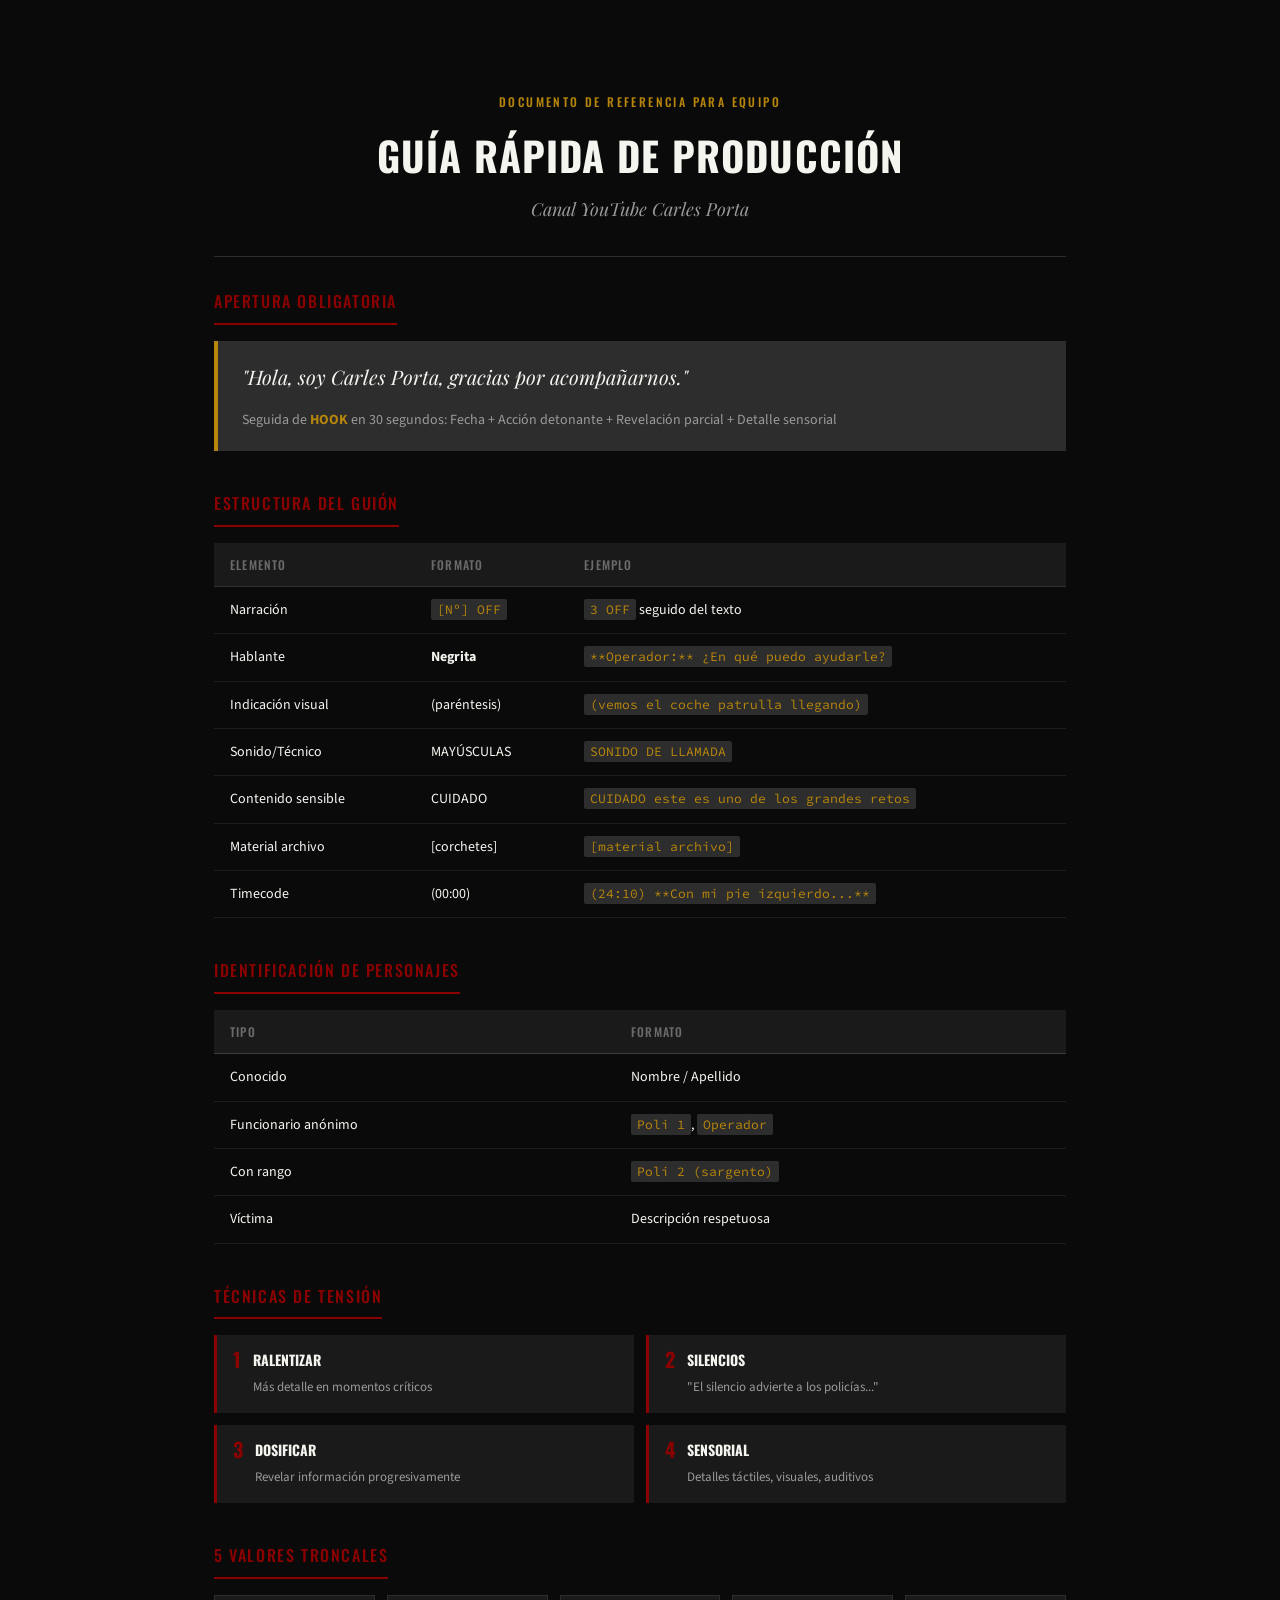
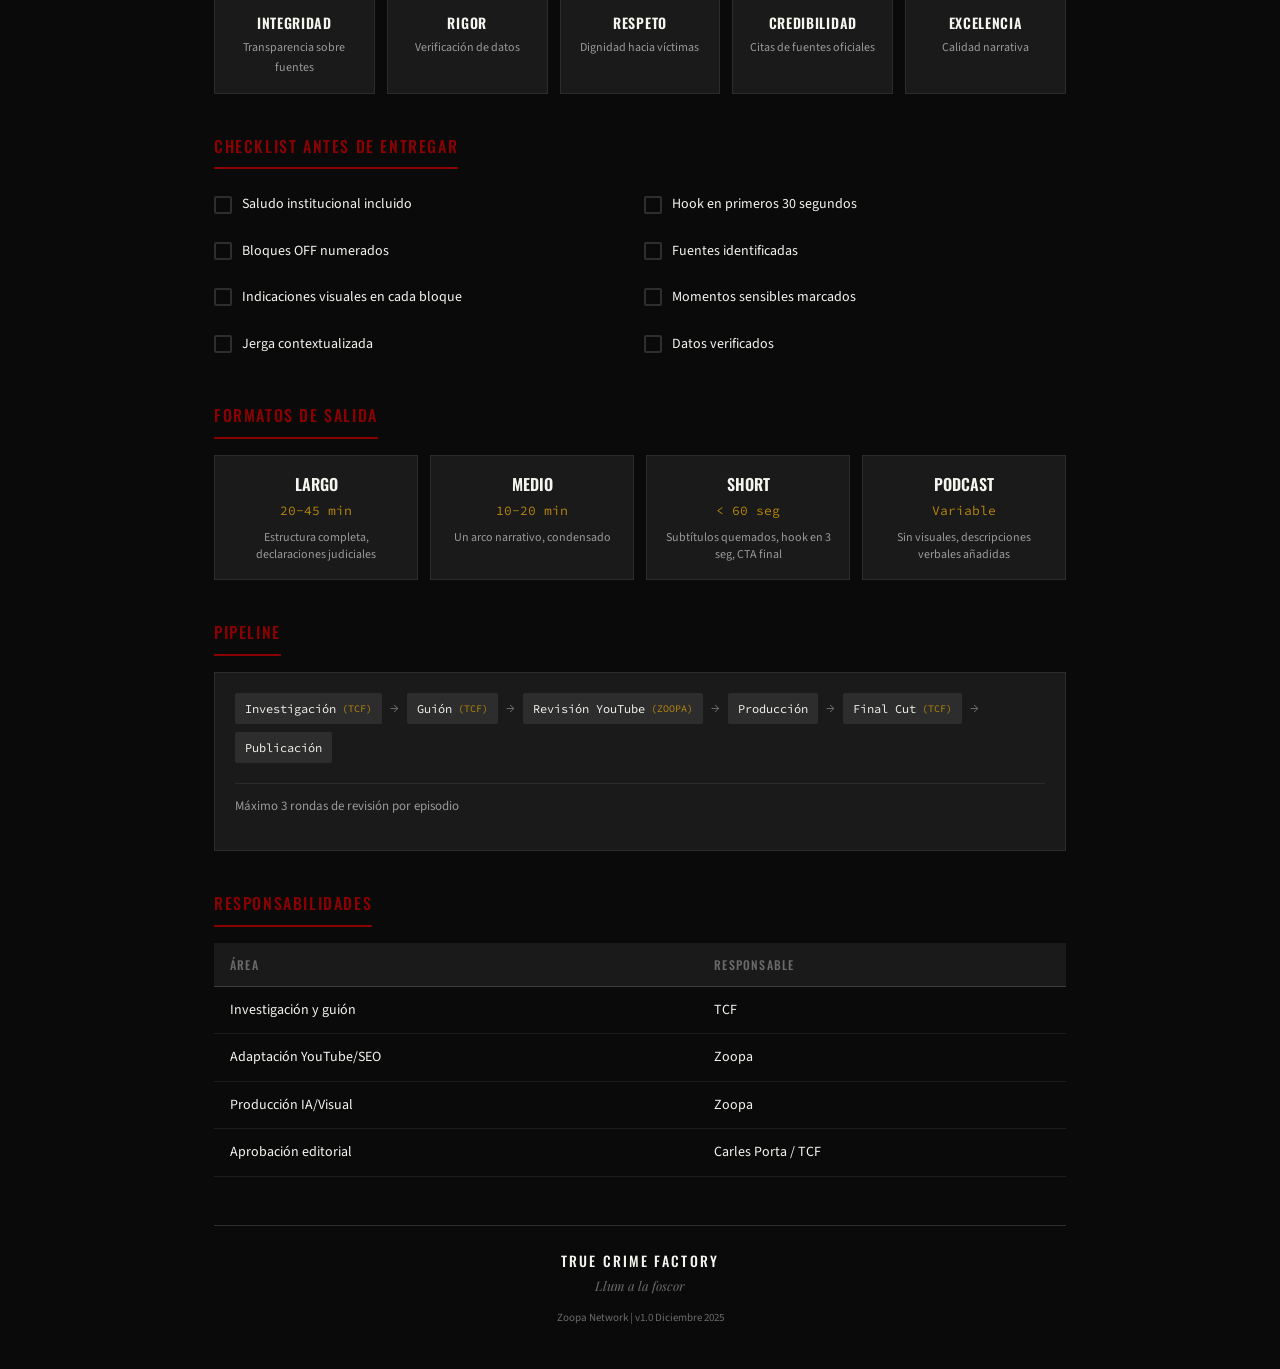
<file: guia-rapida-produccion.html>
<!DOCTYPE html>
<html lang="es">
<head>
  <meta charset="UTF-8">
  <meta name="viewport" content="width=device-width, initial-scale=1.0">
  <title>Guía Rápida de Producción | True Crime Factory</title>
  <link rel="preconnect" href="https://fonts.googleapis.com">
  <link rel="preconnect" href="https://fonts.gstatic.com" crossorigin>
  <link href="https://fonts.googleapis.com/css2?family=Oswald:wght@400;500;700&family=Playfair+Display:ital,wght@0,400;0,600;1,400&family=Source+Code+Pro:wght@400;500&family=Source+Sans+Pro:wght@300;400;600&display=swap" rel="stylesheet">
  <style>
    /* ==========================================================================
       CSS VARIABLES
       ========================================================================== */
    :root {
      --tcf-bg-primary: #0A0A0A;
      --tcf-bg-secondary: #1A1A1A;
      --tcf-bg-elevated: #2D2D2D;
      --tcf-text-primary: #F5F5F0;
      --tcf-text-secondary: #9A9A9A;
      --tcf-text-muted: #6B6B6B;
      --tcf-accent-red: #8B0000;
      --tcf-accent-red-light: rgba(139, 0, 0, 0.15);
      --tcf-accent-gold: #B8860B;
      --tcf-border-subtle: rgba(255, 255, 255, 0.08);
      --tcf-border-visible: rgba(255, 255, 255, 0.15);
    }

    /* ==========================================================================
       RESET Y BASE
       ========================================================================== */
    *, *::before, *::after {
      box-sizing: border-box;
    }

    html {
      font-size: 16px;
      -webkit-font-smoothing: antialiased;
    }

    body {
      margin: 0;
      padding: 0;
      font-family: 'Source Sans Pro', sans-serif;
      font-size: 1rem;
      line-height: 1.6;
      color: var(--tcf-text-primary);
      background-color: var(--tcf-bg-primary);
    }

    /* ==========================================================================
       LAYOUT
       ========================================================================== */
    .container {
      max-width: 900px;
      margin: 0 auto;
      padding: 2rem 1.5rem;
    }

    @media print {
      .container {
        max-width: 100%;
        padding: 0;
      }
    }

    /* ==========================================================================
       HEADER
       ========================================================================== */
    .header {
      text-align: center;
      padding: 3rem 0 2rem;
      border-bottom: 1px solid var(--tcf-border-visible);
      margin-bottom: 2rem;
    }

    .header-label {
      font-family: 'Oswald', sans-serif;
      font-size: 0.75rem;
      font-weight: 500;
      text-transform: uppercase;
      letter-spacing: 0.2em;
      color: var(--tcf-accent-gold);
      margin-bottom: 0.75rem;
    }

    .header-title {
      font-family: 'Oswald', sans-serif;
      font-size: 2.5rem;
      font-weight: 700;
      text-transform: uppercase;
      letter-spacing: 0.03em;
      color: var(--tcf-text-primary);
      margin: 0 0 0.5rem;
    }

    .header-subtitle {
      font-family: 'Playfair Display', serif;
      font-size: 1.125rem;
      font-style: italic;
      color: var(--tcf-text-secondary);
      margin: 0;
    }

    /* ==========================================================================
       SECTIONS
       ========================================================================== */
    .section {
      margin-bottom: 2.5rem;
    }

    .section-title {
      font-family: 'Oswald', sans-serif;
      font-size: 1rem;
      font-weight: 500;
      text-transform: uppercase;
      letter-spacing: 0.1em;
      color: var(--tcf-accent-red);
      margin: 0 0 1rem;
      padding-bottom: 0.5rem;
      border-bottom: 2px solid var(--tcf-accent-red);
      display: inline-block;
    }

    /* ==========================================================================
       APERTURA BOX
       ========================================================================== */
    .apertura-box {
      background: var(--tcf-bg-elevated);
      border-left: 4px solid var(--tcf-accent-gold);
      padding: 1.25rem 1.5rem;
      margin-bottom: 1rem;
    }

    .apertura-quote {
      font-family: 'Playfair Display', serif;
      font-size: 1.25rem;
      font-style: italic;
      color: var(--tcf-text-primary);
      margin: 0 0 1rem;
    }

    .apertura-note {
      font-size: 0.875rem;
      color: var(--tcf-text-secondary);
      margin: 0;
    }

    .apertura-note strong {
      color: var(--tcf-accent-gold);
    }

    /* ==========================================================================
       TABLES
       ========================================================================== */
    .table-wrapper {
      overflow-x: auto;
    }

    table {
      width: 100%;
      border-collapse: collapse;
      font-size: 0.875rem;
    }

    th {
      font-family: 'Oswald', sans-serif;
      font-size: 0.75rem;
      font-weight: 500;
      text-transform: uppercase;
      letter-spacing: 0.1em;
      text-align: left;
      color: var(--tcf-text-muted);
      padding: 0.75rem 1rem;
      border-bottom: 1px solid var(--tcf-border-visible);
      background: var(--tcf-bg-secondary);
    }

    td {
      padding: 0.75rem 1rem;
      border-bottom: 1px solid var(--tcf-border-subtle);
      vertical-align: top;
    }

    tr:hover td {
      background: var(--tcf-bg-secondary);
    }

    code {
      font-family: 'Source Code Pro', monospace;
      font-size: 0.8125rem;
      background: var(--tcf-bg-elevated);
      padding: 0.125rem 0.375rem;
      border-radius: 2px;
      color: var(--tcf-accent-gold);
    }

    /* ==========================================================================
       VALORES TRONCALES
       ========================================================================== */
    .valores-grid {
      display: grid;
      grid-template-columns: repeat(auto-fit, minmax(150px, 1fr));
      gap: 0.75rem;
    }

    .valor-item {
      background: var(--tcf-bg-secondary);
      border: 1px solid var(--tcf-border-subtle);
      padding: 1rem;
      text-align: center;
    }

    .valor-item:hover {
      border-color: var(--tcf-accent-red);
    }

    .valor-name {
      font-family: 'Oswald', sans-serif;
      font-size: 0.875rem;
      font-weight: 600;
      text-transform: uppercase;
      letter-spacing: 0.05em;
      color: var(--tcf-text-primary);
      margin: 0 0 0.25rem;
    }

    .valor-desc {
      font-size: 0.75rem;
      color: var(--tcf-text-secondary);
      margin: 0;
    }

    /* ==========================================================================
       TECNICAS
       ========================================================================== */
    .tecnicas-list {
      list-style: none;
      padding: 0;
      margin: 0;
      display: grid;
      grid-template-columns: repeat(2, 1fr);
      gap: 0.75rem;
    }

    @media (max-width: 600px) {
      .tecnicas-list {
        grid-template-columns: 1fr;
      }
    }

    .tecnica-item {
      display: flex;
      align-items: flex-start;
      gap: 0.75rem;
      background: var(--tcf-bg-secondary);
      padding: 0.875rem 1rem;
      border-left: 3px solid var(--tcf-accent-red);
    }

    .tecnica-num {
      font-family: 'Oswald', sans-serif;
      font-size: 1.25rem;
      font-weight: 700;
      color: var(--tcf-accent-red);
      line-height: 1;
    }

    .tecnica-content strong {
      display: block;
      font-family: 'Oswald', sans-serif;
      font-size: 0.875rem;
      text-transform: uppercase;
      color: var(--tcf-text-primary);
      margin-bottom: 0.125rem;
    }

    .tecnica-content span {
      font-size: 0.8125rem;
      color: var(--tcf-text-secondary);
    }

    /* ==========================================================================
       CHECKLIST
       ========================================================================== */
    .checklist {
      list-style: none;
      padding: 0;
      margin: 0;
      display: grid;
      grid-template-columns: repeat(2, 1fr);
      gap: 0.5rem;
    }

    @media (max-width: 600px) {
      .checklist {
        grid-template-columns: 1fr;
      }
    }

    .checklist-item {
      display: flex;
      align-items: center;
      gap: 0.625rem;
      font-size: 0.875rem;
      color: var(--tcf-text-primary);
      padding: 0.5rem 0;
    }

    .checklist-box {
      width: 18px;
      height: 18px;
      border: 2px solid var(--tcf-border-visible);
      border-radius: 2px;
      flex-shrink: 0;
    }

    /* ==========================================================================
       PIPELINE
       ========================================================================== */
    .pipeline {
      display: flex;
      flex-wrap: wrap;
      align-items: center;
      gap: 0.5rem;
      padding: 1.25rem;
      background: var(--tcf-bg-secondary);
      border: 1px solid var(--tcf-border-subtle);
    }

    .pipeline-step {
      display: flex;
      align-items: center;
      gap: 0.375rem;
      font-family: 'Source Code Pro', monospace;
      font-size: 0.75rem;
      color: var(--tcf-text-primary);
      background: var(--tcf-bg-elevated);
      padding: 0.375rem 0.625rem;
      border-radius: 2px;
    }

    .pipeline-step-owner {
      font-size: 0.625rem;
      color: var(--tcf-accent-gold);
      text-transform: uppercase;
    }

    .pipeline-arrow {
      color: var(--tcf-text-muted);
      font-size: 0.875rem;
    }

    .pipeline-note {
      width: 100%;
      margin-top: 0.75rem;
      padding-top: 0.75rem;
      border-top: 1px solid var(--tcf-border-subtle);
      font-size: 0.8125rem;
      color: var(--tcf-text-secondary);
    }

    /* ==========================================================================
       FORMATOS
       ========================================================================== */
    .formatos-grid {
      display: grid;
      grid-template-columns: repeat(4, 1fr);
      gap: 0.75rem;
    }

    @media (max-width: 700px) {
      .formatos-grid {
        grid-template-columns: repeat(2, 1fr);
      }
    }

    .formato-card {
      background: var(--tcf-bg-secondary);
      border: 1px solid var(--tcf-border-subtle);
      padding: 1rem;
      text-align: center;
    }

    .formato-card:hover {
      border-color: var(--tcf-accent-red);
    }

    .formato-name {
      font-family: 'Oswald', sans-serif;
      font-size: 1rem;
      font-weight: 600;
      text-transform: uppercase;
      color: var(--tcf-text-primary);
      margin: 0 0 0.25rem;
    }

    .formato-duration {
      font-family: 'Source Code Pro', monospace;
      font-size: 0.8125rem;
      color: var(--tcf-accent-gold);
      margin: 0 0 0.5rem;
    }

    .formato-desc {
      font-size: 0.75rem;
      color: var(--tcf-text-secondary);
      margin: 0;
      line-height: 1.4;
    }

    /* ==========================================================================
       FOOTER
       ========================================================================== */
    .footer {
      margin-top: 3rem;
      padding-top: 1.5rem;
      border-top: 1px solid var(--tcf-border-visible);
      text-align: center;
    }

    .footer-brand {
      font-family: 'Oswald', sans-serif;
      font-size: 0.875rem;
      font-weight: 500;
      text-transform: uppercase;
      letter-spacing: 0.15em;
      color: var(--tcf-text-primary);
      margin: 0 0 0.25rem;
    }

    .footer-tagline {
      font-family: 'Playfair Display', serif;
      font-size: 0.8125rem;
      font-style: italic;
      color: var(--tcf-text-muted);
      margin: 0;
    }

    .footer-version {
      font-size: 0.6875rem;
      color: var(--tcf-text-muted);
      margin-top: 0.75rem;
    }

    /* ==========================================================================
       PRINT STYLES
       ========================================================================== */
    @media print {
      body {
        background: white;
        color: black;
      }

      .header, .section, .footer {
        break-inside: avoid;
      }

      .valor-item, .formato-card, .tecnica-item {
        border: 1px solid #ccc;
      }

      code {
        background: #f0f0f0;
        color: #333;
      }
    }
  </style>
</head>
<body>

  <div class="container">

    <!-- Header -->
    <header class="header">
      <p class="header-label">Documento de Referencia para Equipo</p>
      <h1 class="header-title">Guía Rápida de Producción</h1>
      <p class="header-subtitle">Canal YouTube Carles Porta</p>
    </header>

    <!-- Apertura Obligatoria -->
    <section class="section">
      <h2 class="section-title">Apertura Obligatoria</h2>
      <div class="apertura-box">
        <p class="apertura-quote">"Hola, soy Carles Porta, gracias por acompañarnos."</p>
        <p class="apertura-note">
          Seguida de <strong>HOOK</strong> en 30 segundos:
          Fecha + Acción detonante + Revelación parcial + Detalle sensorial
        </p>
      </div>
    </section>

    <!-- Estructura del Guión -->
    <section class="section">
      <h2 class="section-title">Estructura del Guión</h2>
      <div class="table-wrapper">
        <table>
          <thead>
            <tr>
              <th>Elemento</th>
              <th>Formato</th>
              <th>Ejemplo</th>
            </tr>
          </thead>
          <tbody>
            <tr>
              <td>Narración</td>
              <td><code>[Nº] OFF</code></td>
              <td><code>3 OFF</code> seguido del texto</td>
            </tr>
            <tr>
              <td>Hablante</td>
              <td><strong>Negrita</strong></td>
              <td><code>**Operador:** ¿En qué puedo ayudarle?</code></td>
            </tr>
            <tr>
              <td>Indicación visual</td>
              <td>(paréntesis)</td>
              <td><code>(vemos el coche patrulla llegando)</code></td>
            </tr>
            <tr>
              <td>Sonido/Técnico</td>
              <td>MAYÚSCULAS</td>
              <td><code>SONIDO DE LLAMADA</code></td>
            </tr>
            <tr>
              <td>Contenido sensible</td>
              <td>CUIDADO</td>
              <td><code>CUIDADO este es uno de los grandes retos</code></td>
            </tr>
            <tr>
              <td>Material archivo</td>
              <td>[corchetes]</td>
              <td><code>[material archivo]</code></td>
            </tr>
            <tr>
              <td>Timecode</td>
              <td>(00:00)</td>
              <td><code>(24:10) **Con mi pie izquierdo...**</code></td>
            </tr>
          </tbody>
        </table>
      </div>
    </section>

    <!-- Identificación de Personajes -->
    <section class="section">
      <h2 class="section-title">Identificación de Personajes</h2>
      <div class="table-wrapper">
        <table>
          <thead>
            <tr>
              <th>Tipo</th>
              <th>Formato</th>
            </tr>
          </thead>
          <tbody>
            <tr>
              <td>Conocido</td>
              <td>Nombre / Apellido</td>
            </tr>
            <tr>
              <td>Funcionario anónimo</td>
              <td><code>Poli 1</code>, <code>Operador</code></td>
            </tr>
            <tr>
              <td>Con rango</td>
              <td><code>Poli 2 (sargento)</code></td>
            </tr>
            <tr>
              <td>Víctima</td>
              <td>Descripción respetuosa</td>
            </tr>
          </tbody>
        </table>
      </div>
    </section>

    <!-- Técnicas de Tensión -->
    <section class="section">
      <h2 class="section-title">Técnicas de Tensión</h2>
      <ul class="tecnicas-list">
        <li class="tecnica-item">
          <span class="tecnica-num">1</span>
          <div class="tecnica-content">
            <strong>Ralentizar</strong>
            <span>Más detalle en momentos críticos</span>
          </div>
        </li>
        <li class="tecnica-item">
          <span class="tecnica-num">2</span>
          <div class="tecnica-content">
            <strong>Silencios</strong>
            <span>"El silencio advierte a los policías..."</span>
          </div>
        </li>
        <li class="tecnica-item">
          <span class="tecnica-num">3</span>
          <div class="tecnica-content">
            <strong>Dosificar</strong>
            <span>Revelar información progresivamente</span>
          </div>
        </li>
        <li class="tecnica-item">
          <span class="tecnica-num">4</span>
          <div class="tecnica-content">
            <strong>Sensorial</strong>
            <span>Detalles táctiles, visuales, auditivos</span>
          </div>
        </li>
      </ul>
    </section>

    <!-- 5 Valores Troncales -->
    <section class="section">
      <h2 class="section-title">5 Valores Troncales</h2>
      <div class="valores-grid">
        <div class="valor-item">
          <p class="valor-name">Integridad</p>
          <p class="valor-desc">Transparencia sobre fuentes</p>
        </div>
        <div class="valor-item">
          <p class="valor-name">Rigor</p>
          <p class="valor-desc">Verificación de datos</p>
        </div>
        <div class="valor-item">
          <p class="valor-name">Respeto</p>
          <p class="valor-desc">Dignidad hacia víctimas</p>
        </div>
        <div class="valor-item">
          <p class="valor-name">Credibilidad</p>
          <p class="valor-desc">Citas de fuentes oficiales</p>
        </div>
        <div class="valor-item">
          <p class="valor-name">Excelencia</p>
          <p class="valor-desc">Calidad narrativa</p>
        </div>
      </div>
    </section>

    <!-- Checklist -->
    <section class="section">
      <h2 class="section-title">Checklist Antes de Entregar</h2>
      <ul class="checklist">
        <li class="checklist-item">
          <span class="checklist-box"></span>
          Saludo institucional incluido
        </li>
        <li class="checklist-item">
          <span class="checklist-box"></span>
          Hook en primeros 30 segundos
        </li>
        <li class="checklist-item">
          <span class="checklist-box"></span>
          Bloques OFF numerados
        </li>
        <li class="checklist-item">
          <span class="checklist-box"></span>
          Fuentes identificadas
        </li>
        <li class="checklist-item">
          <span class="checklist-box"></span>
          Indicaciones visuales en cada bloque
        </li>
        <li class="checklist-item">
          <span class="checklist-box"></span>
          Momentos sensibles marcados
        </li>
        <li class="checklist-item">
          <span class="checklist-box"></span>
          Jerga contextualizada
        </li>
        <li class="checklist-item">
          <span class="checklist-box"></span>
          Datos verificados
        </li>
      </ul>
    </section>

    <!-- Formatos de Salida -->
    <section class="section">
      <h2 class="section-title">Formatos de Salida</h2>
      <div class="formatos-grid">
        <div class="formato-card">
          <p class="formato-name">Largo</p>
          <p class="formato-duration">20-45 min</p>
          <p class="formato-desc">Estructura completa, declaraciones judiciales</p>
        </div>
        <div class="formato-card">
          <p class="formato-name">Medio</p>
          <p class="formato-duration">10-20 min</p>
          <p class="formato-desc">Un arco narrativo, condensado</p>
        </div>
        <div class="formato-card">
          <p class="formato-name">Short</p>
          <p class="formato-duration">< 60 seg</p>
          <p class="formato-desc">Subtítulos quemados, hook en 3 seg, CTA final</p>
        </div>
        <div class="formato-card">
          <p class="formato-name">Podcast</p>
          <p class="formato-duration">Variable</p>
          <p class="formato-desc">Sin visuales, descripciones verbales añadidas</p>
        </div>
      </div>
    </section>

    <!-- Pipeline -->
    <section class="section">
      <h2 class="section-title">Pipeline</h2>
      <div class="pipeline">
        <div class="pipeline-step">
          Investigación
          <span class="pipeline-step-owner">(TCF)</span>
        </div>
        <span class="pipeline-arrow">→</span>
        <div class="pipeline-step">
          Guión
          <span class="pipeline-step-owner">(TCF)</span>
        </div>
        <span class="pipeline-arrow">→</span>
        <div class="pipeline-step">
          Revisión YouTube
          <span class="pipeline-step-owner">(Zoopa)</span>
        </div>
        <span class="pipeline-arrow">→</span>
        <div class="pipeline-step">
          Producción
        </div>
        <span class="pipeline-arrow">→</span>
        <div class="pipeline-step">
          Final Cut
          <span class="pipeline-step-owner">(TCF)</span>
        </div>
        <span class="pipeline-arrow">→</span>
        <div class="pipeline-step">
          Publicación
        </div>
        <p class="pipeline-note">Máximo 3 rondas de revisión por episodio</p>
      </div>
    </section>

    <!-- Contactos y Responsabilidades -->
    <section class="section">
      <h2 class="section-title">Responsabilidades</h2>
      <div class="table-wrapper">
        <table>
          <thead>
            <tr>
              <th>Área</th>
              <th>Responsable</th>
            </tr>
          </thead>
          <tbody>
            <tr>
              <td>Investigación y guión</td>
              <td>TCF</td>
            </tr>
            <tr>
              <td>Adaptación YouTube/SEO</td>
              <td>Zoopa</td>
            </tr>
            <tr>
              <td>Producción IA/Visual</td>
              <td>Zoopa</td>
            </tr>
            <tr>
              <td>Aprobación editorial</td>
              <td>Carles Porta / TCF</td>
            </tr>
          </tbody>
        </table>
      </div>
    </section>

    <!-- Footer -->
    <footer class="footer">
      <p class="footer-brand">True Crime Factory</p>
      <p class="footer-tagline">Llum a la foscor</p>
      <p class="footer-version">Zoopa Network | v1.0 Diciembre 2025</p>
    </footer>

  </div>

</body>
</html>
</file>
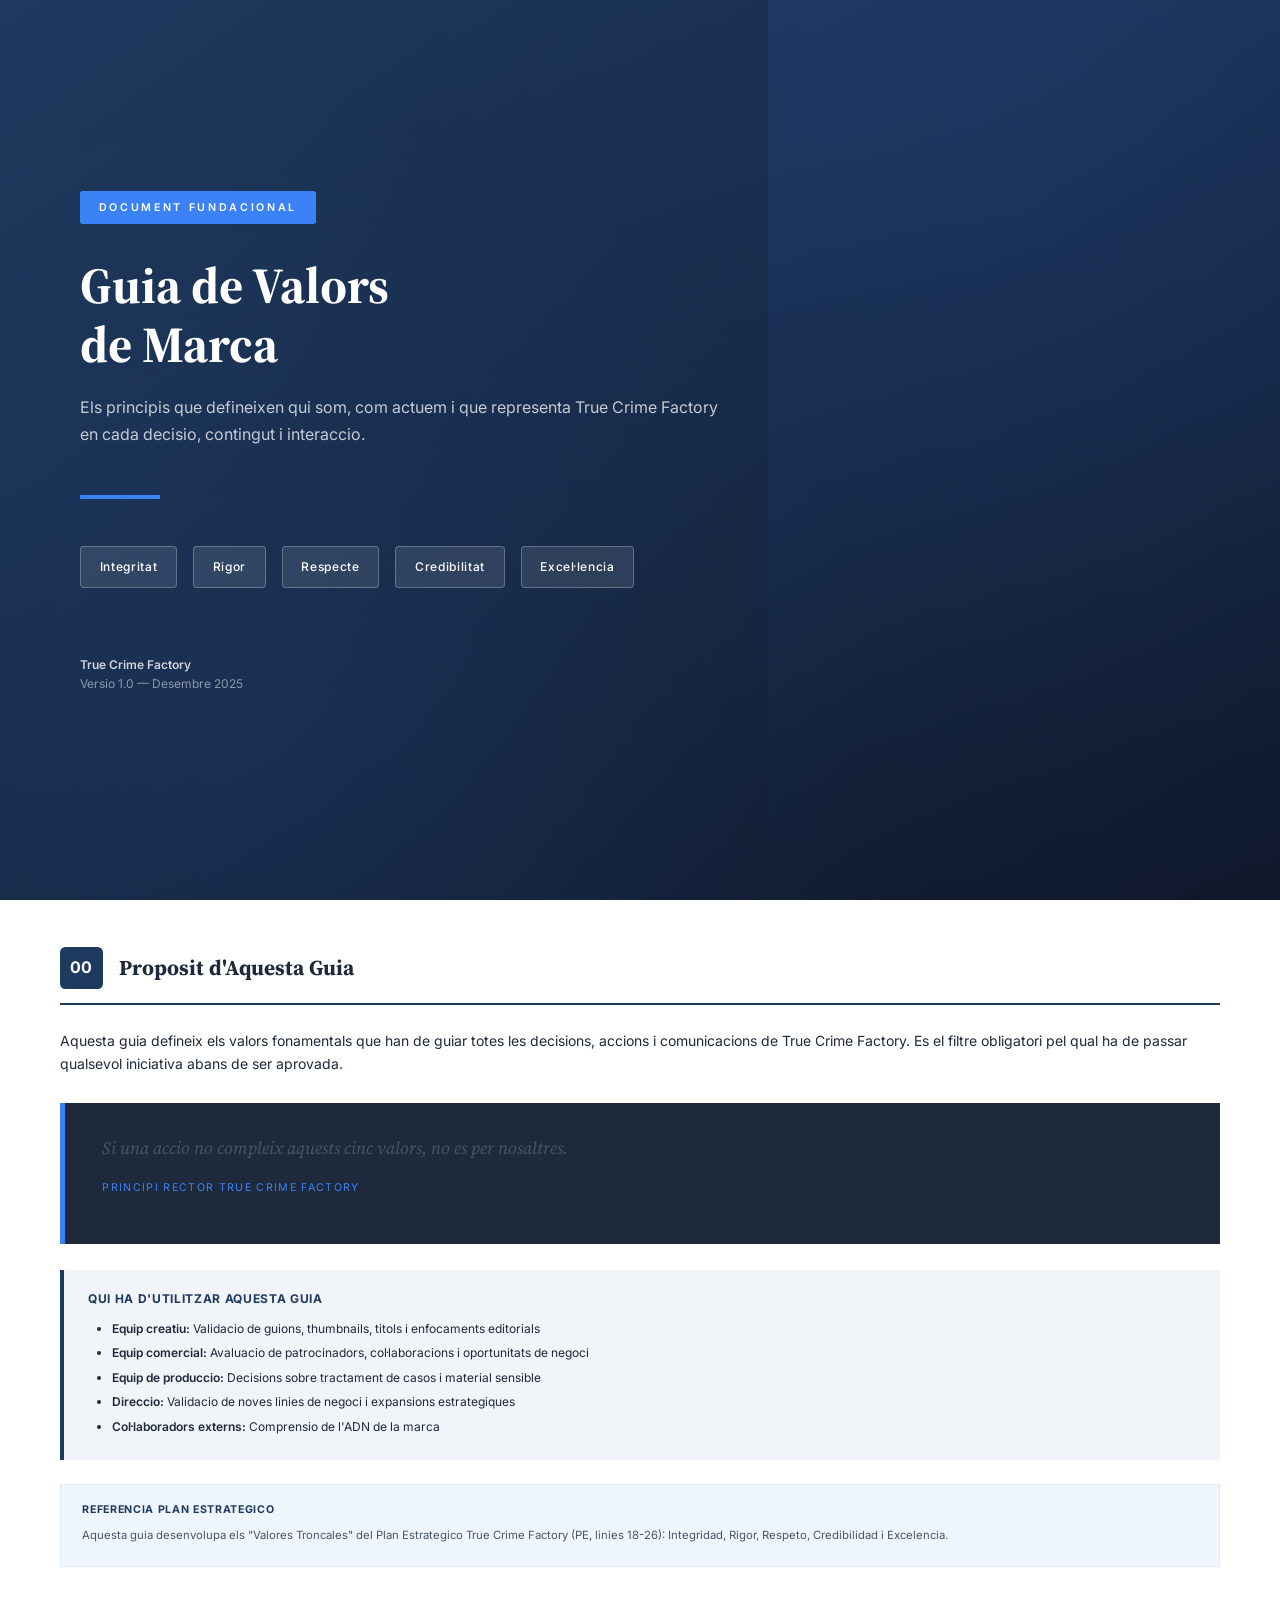
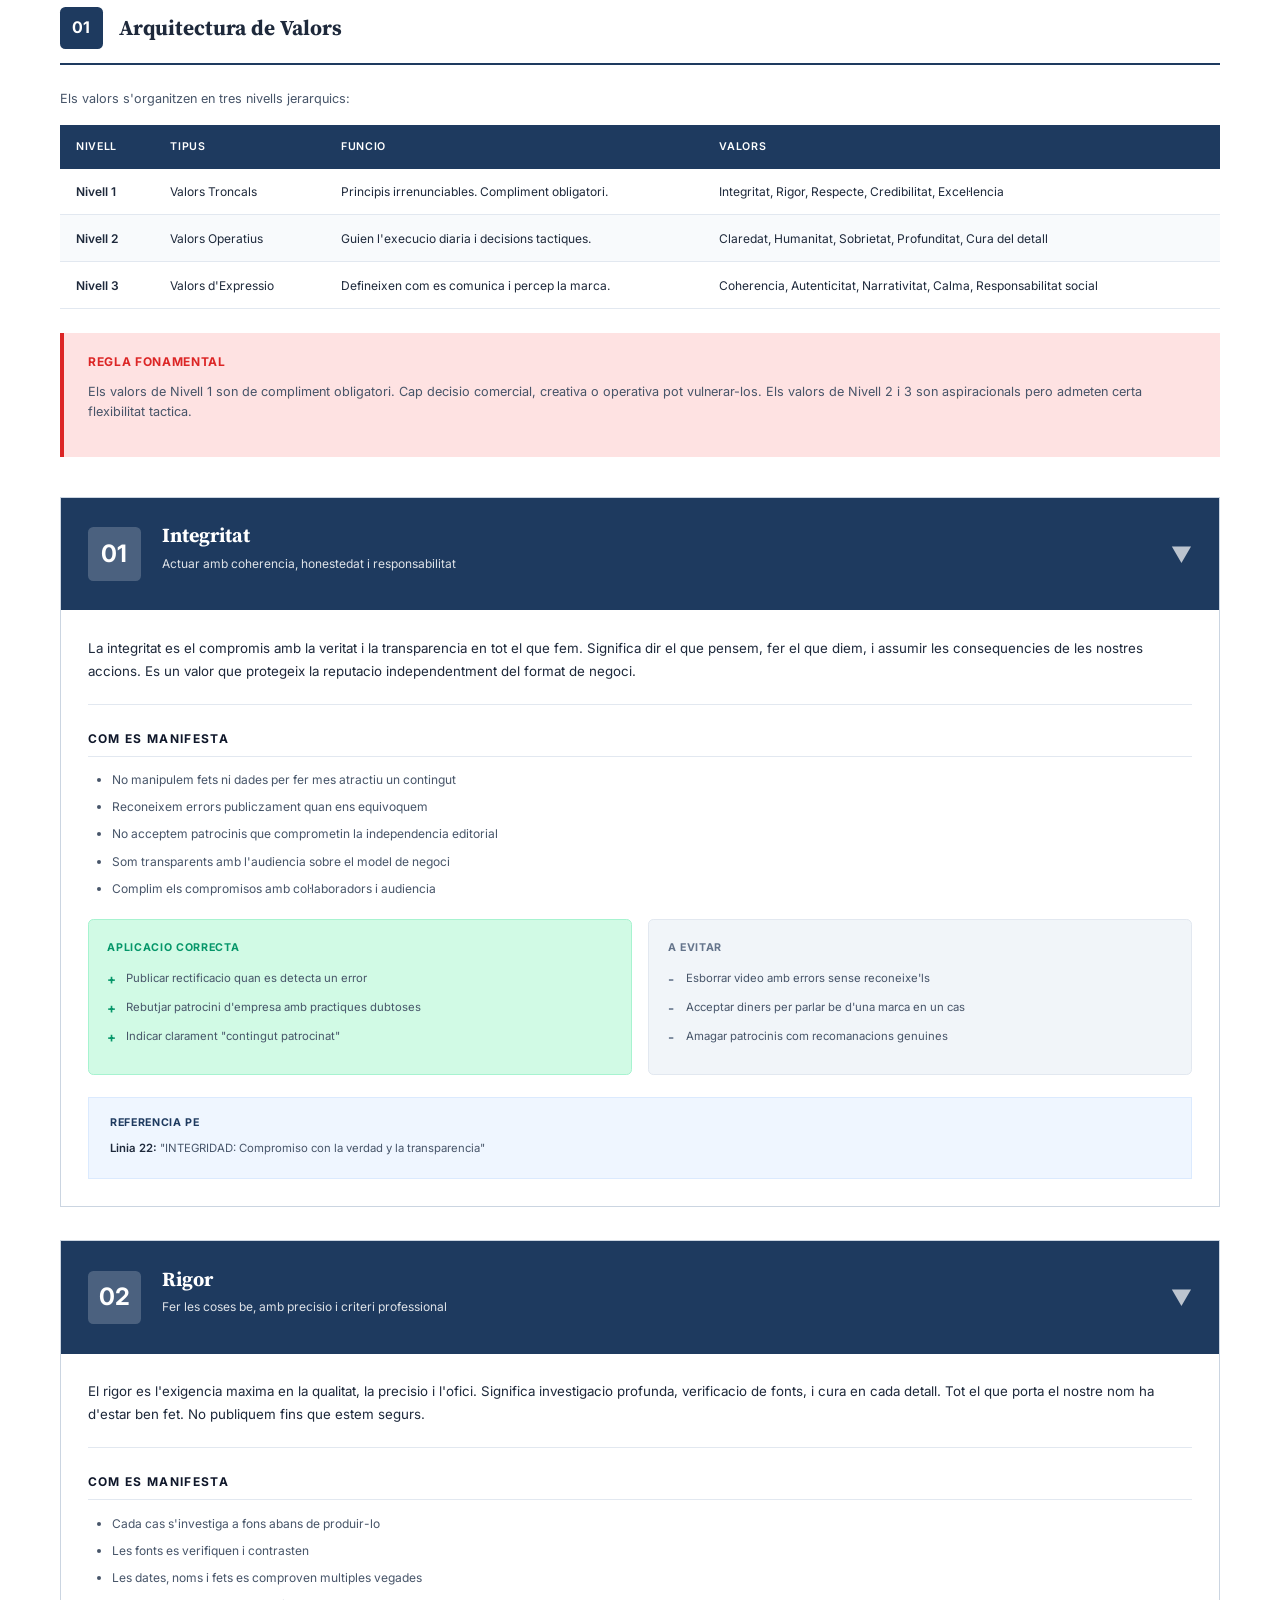
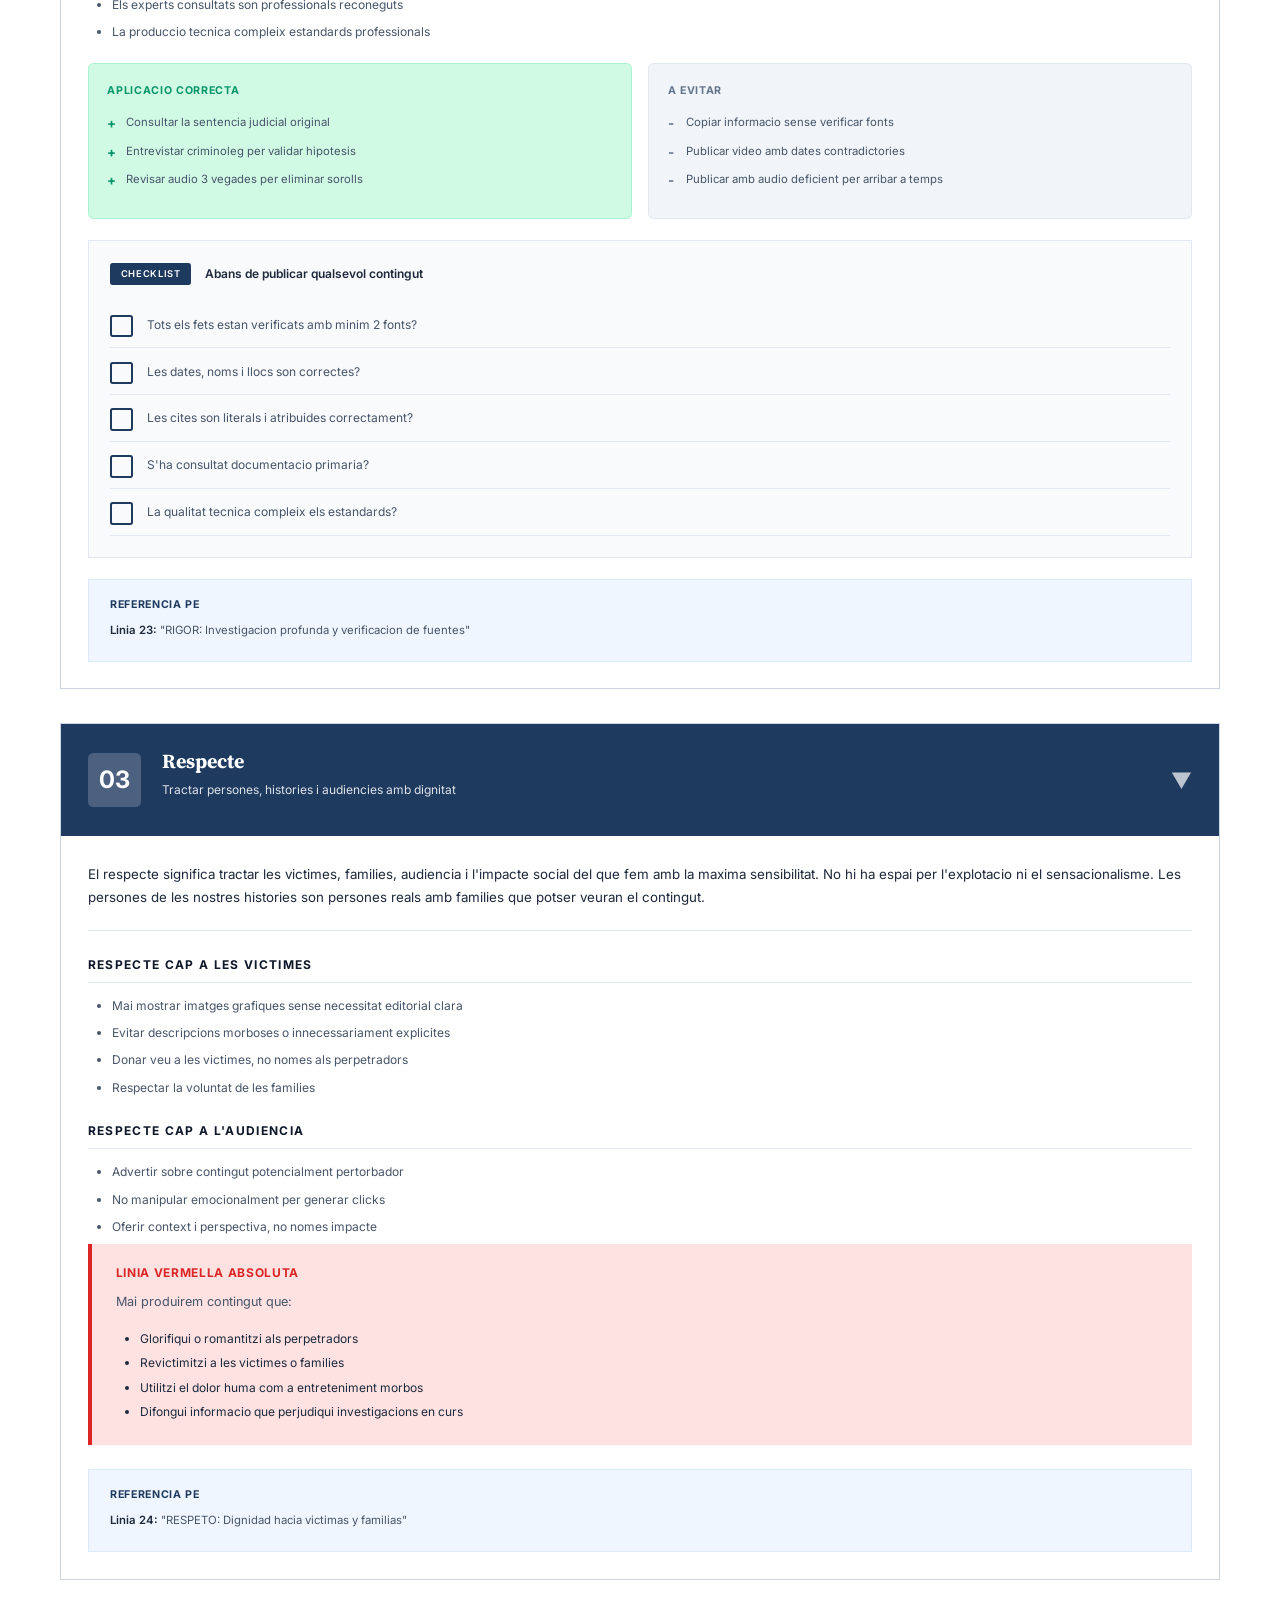
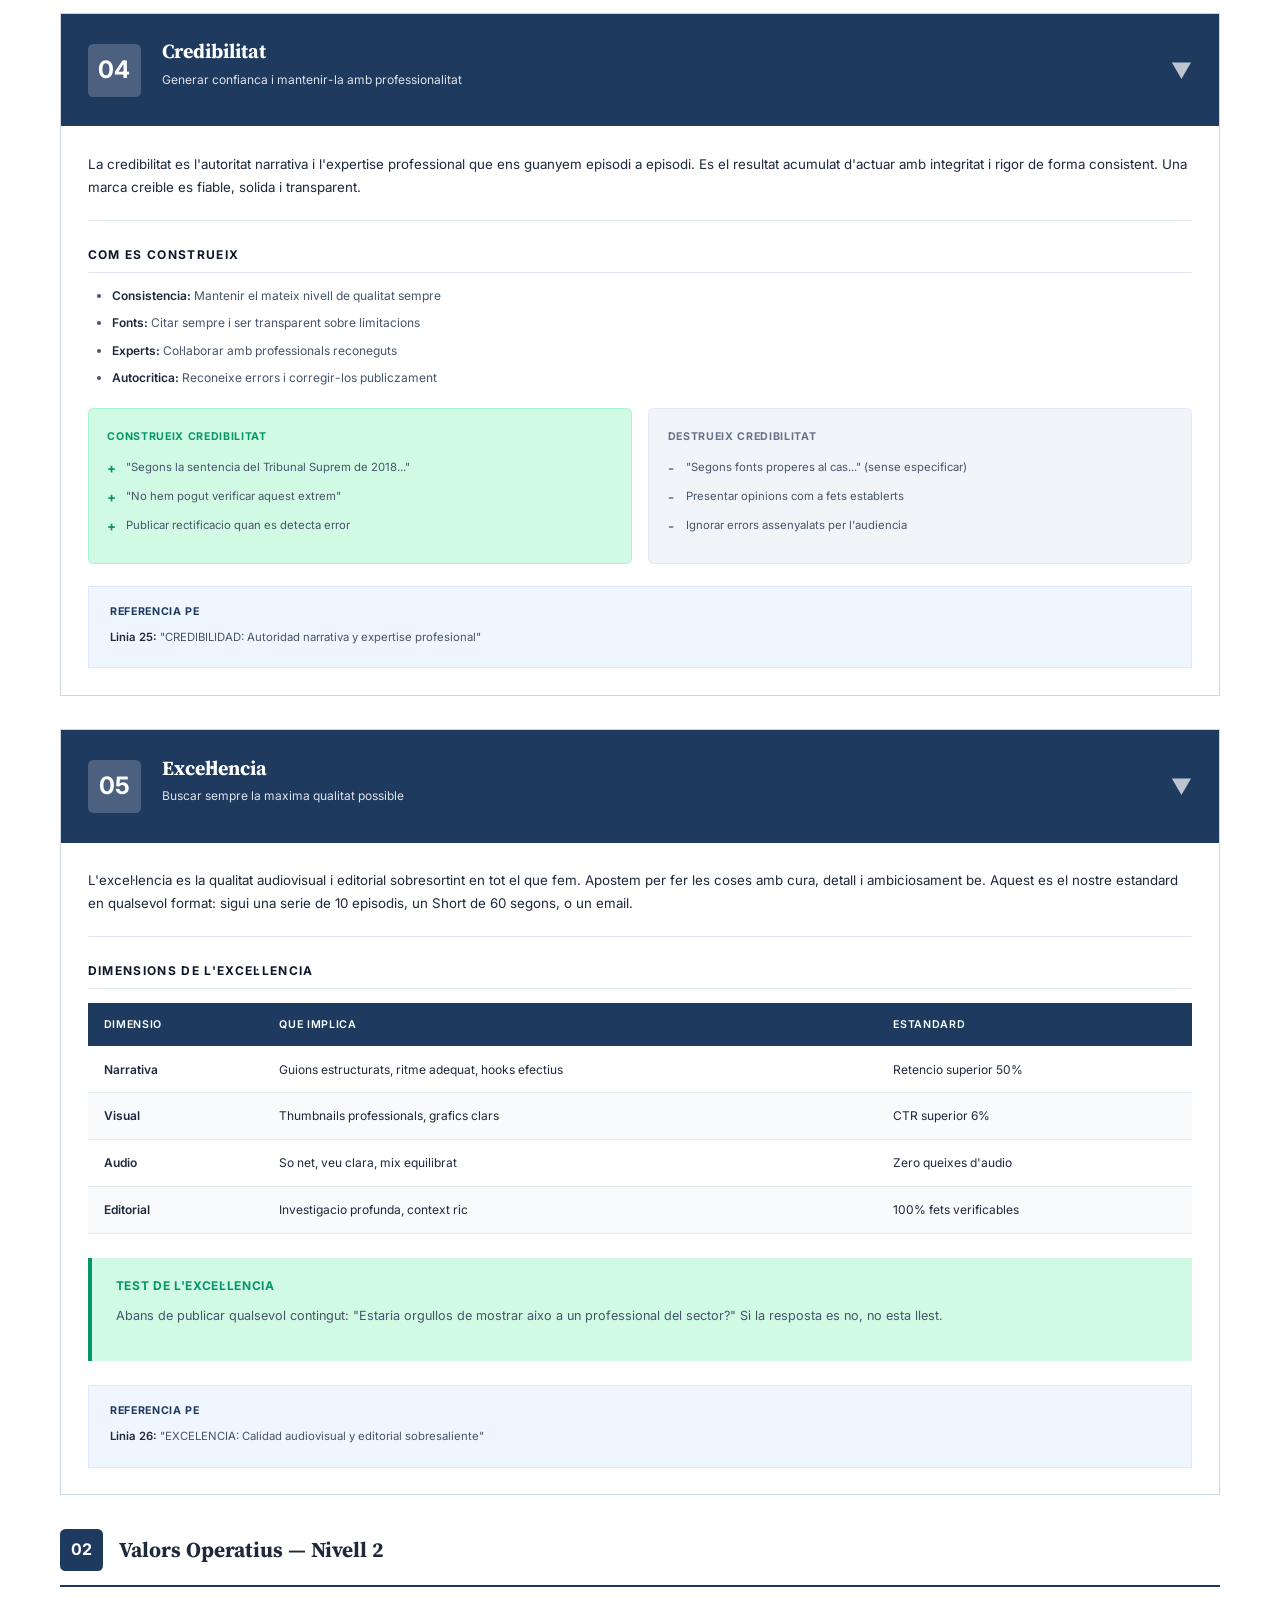
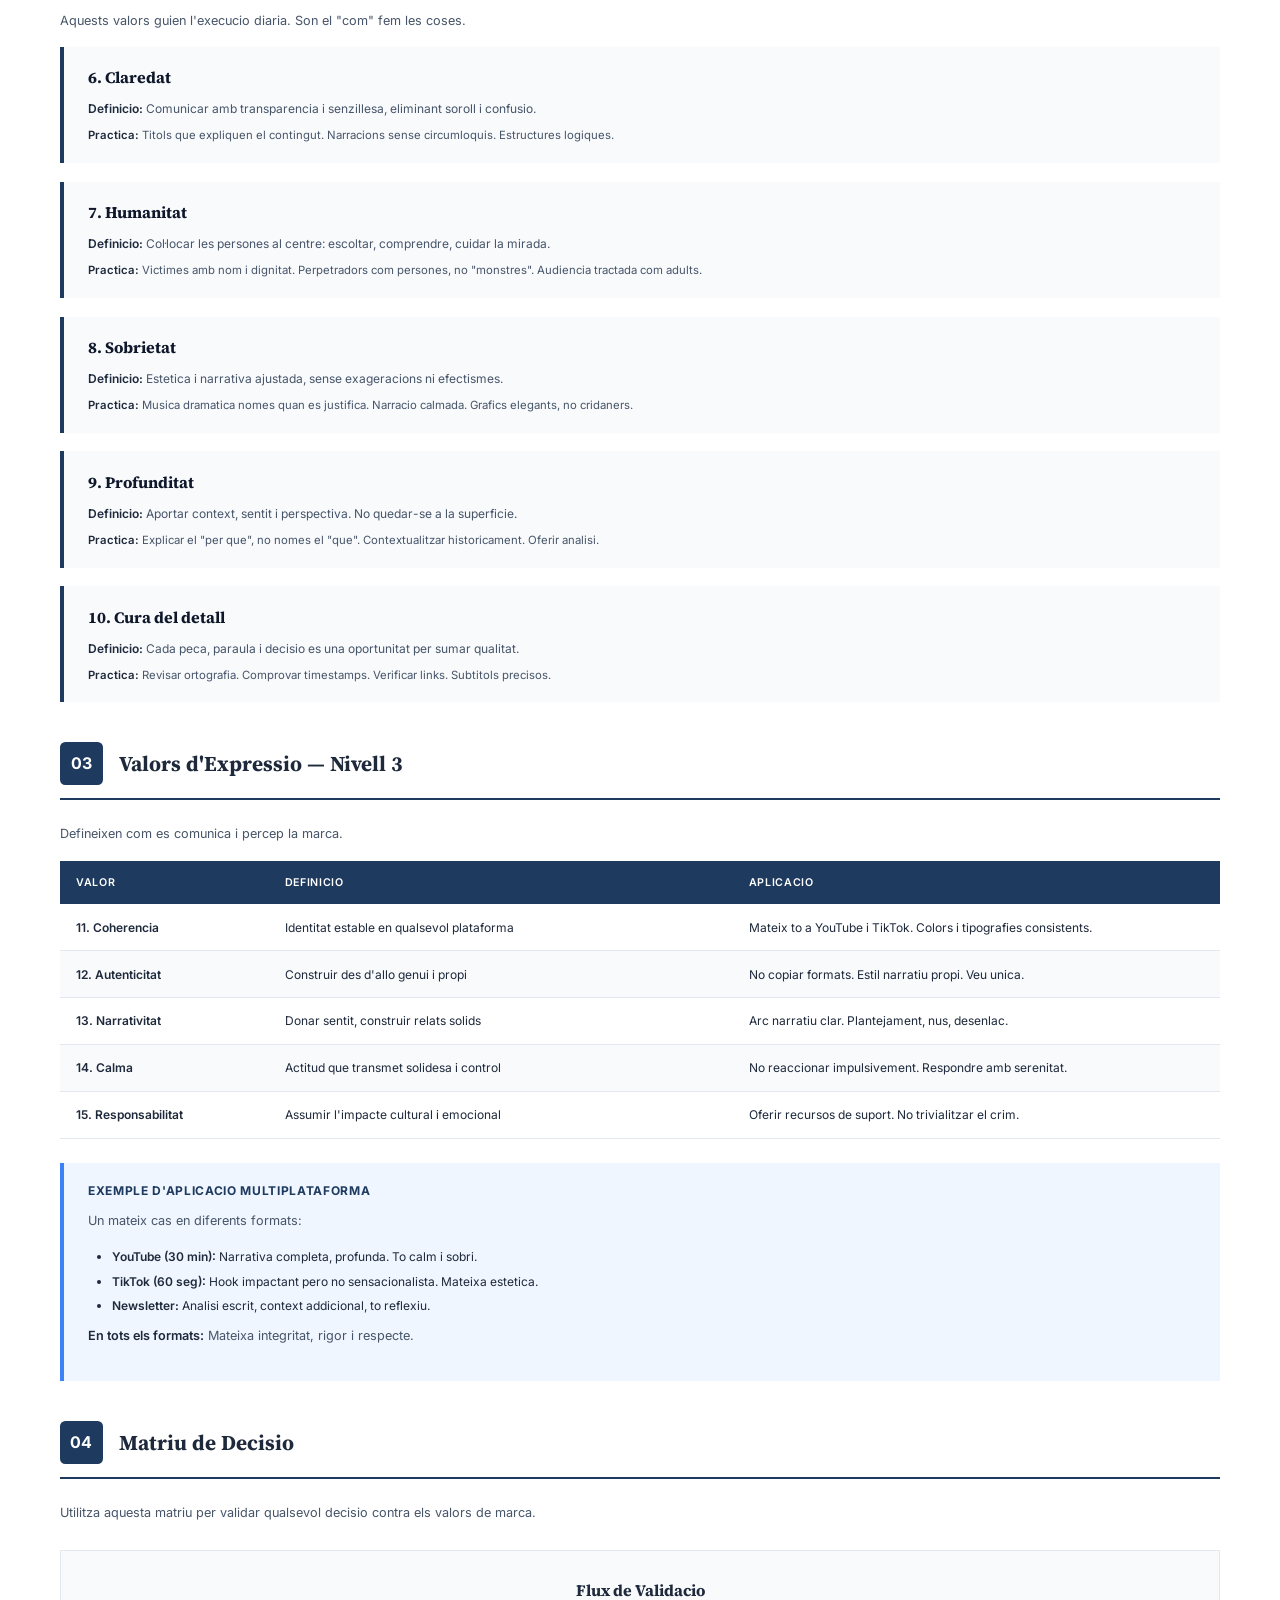
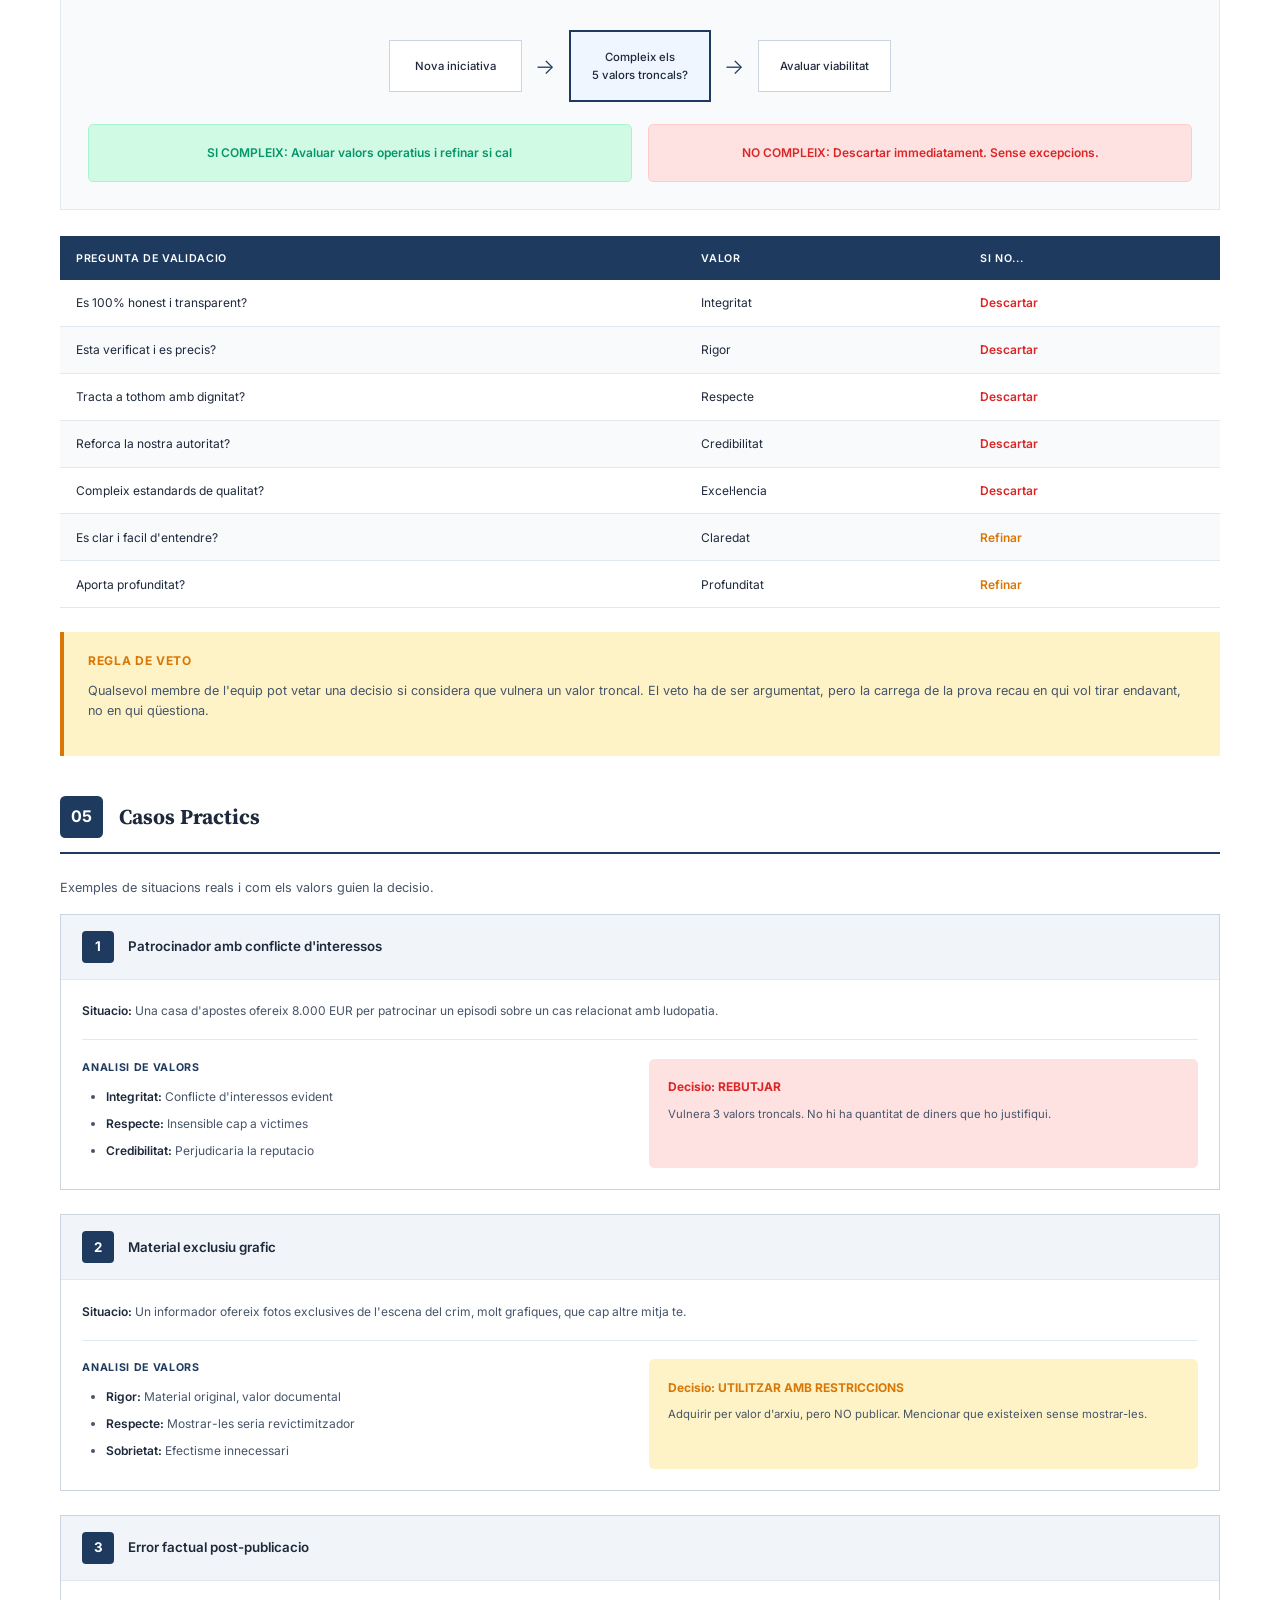
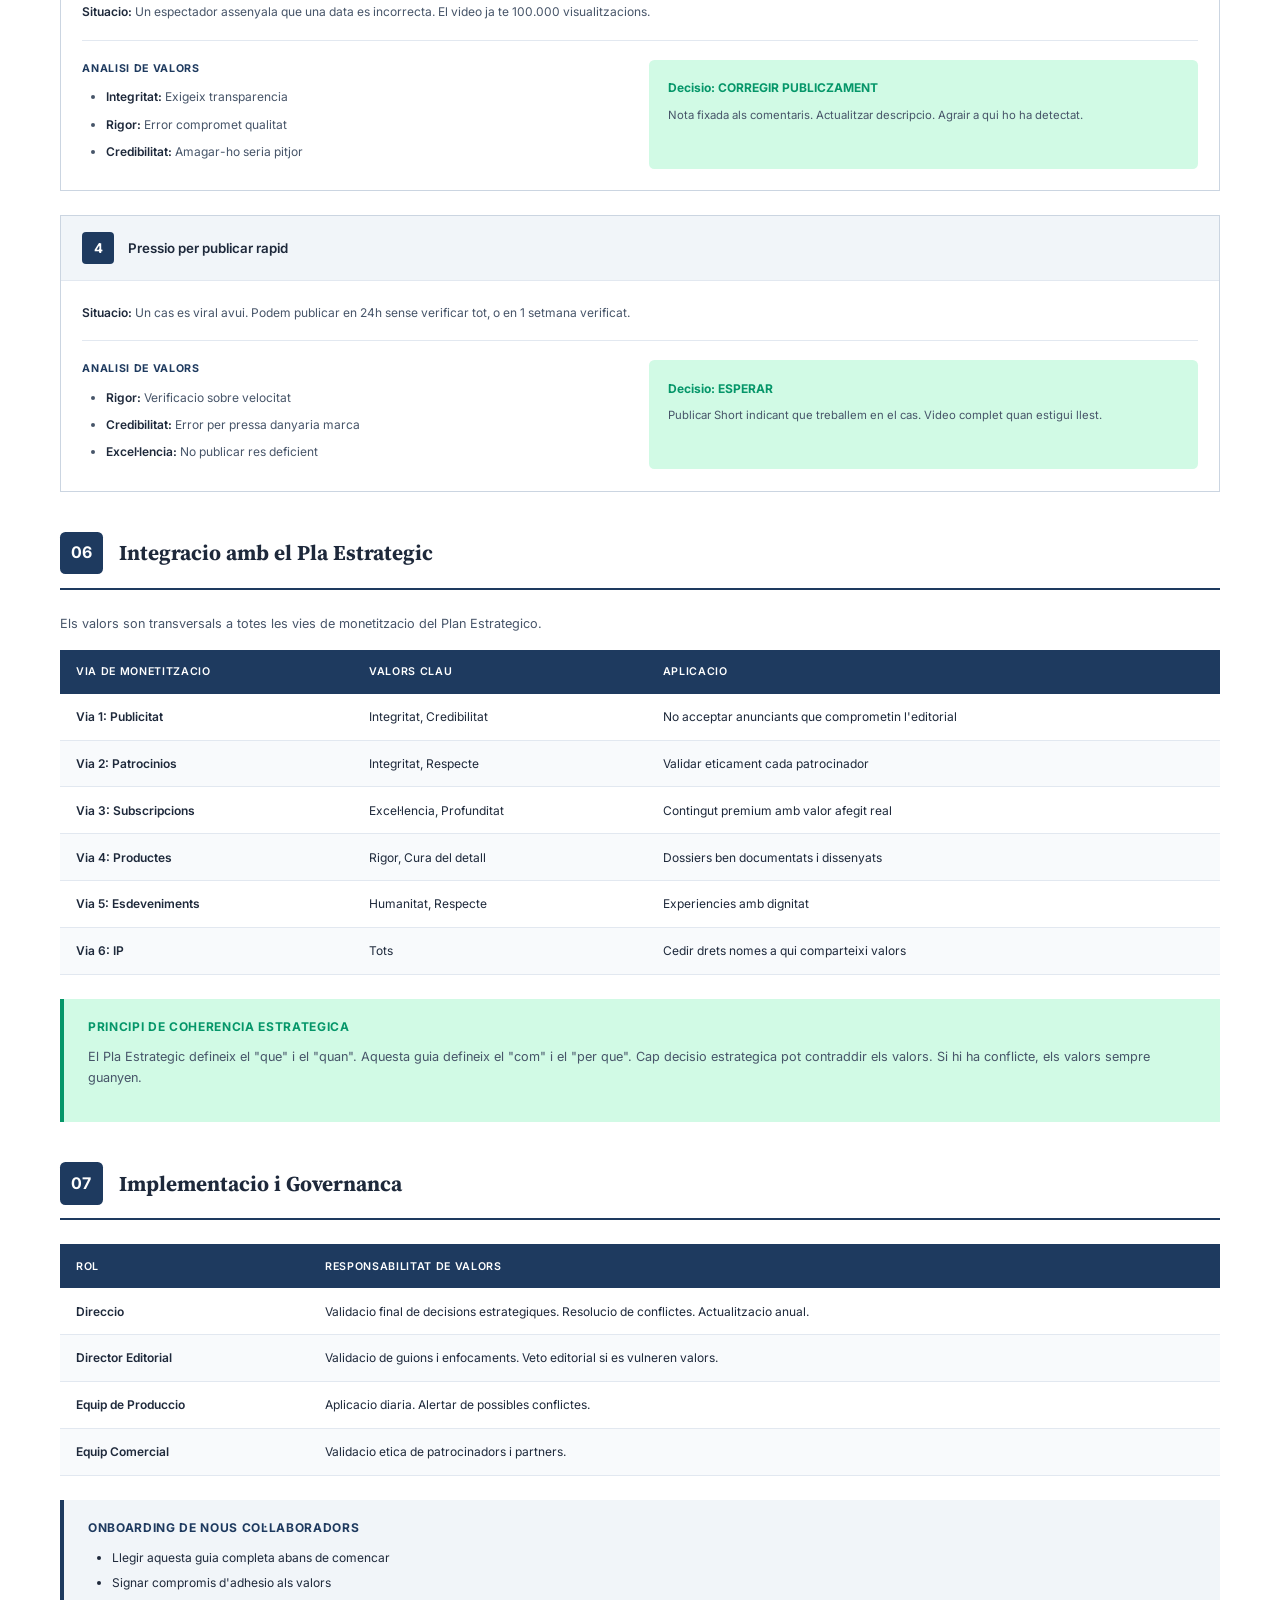
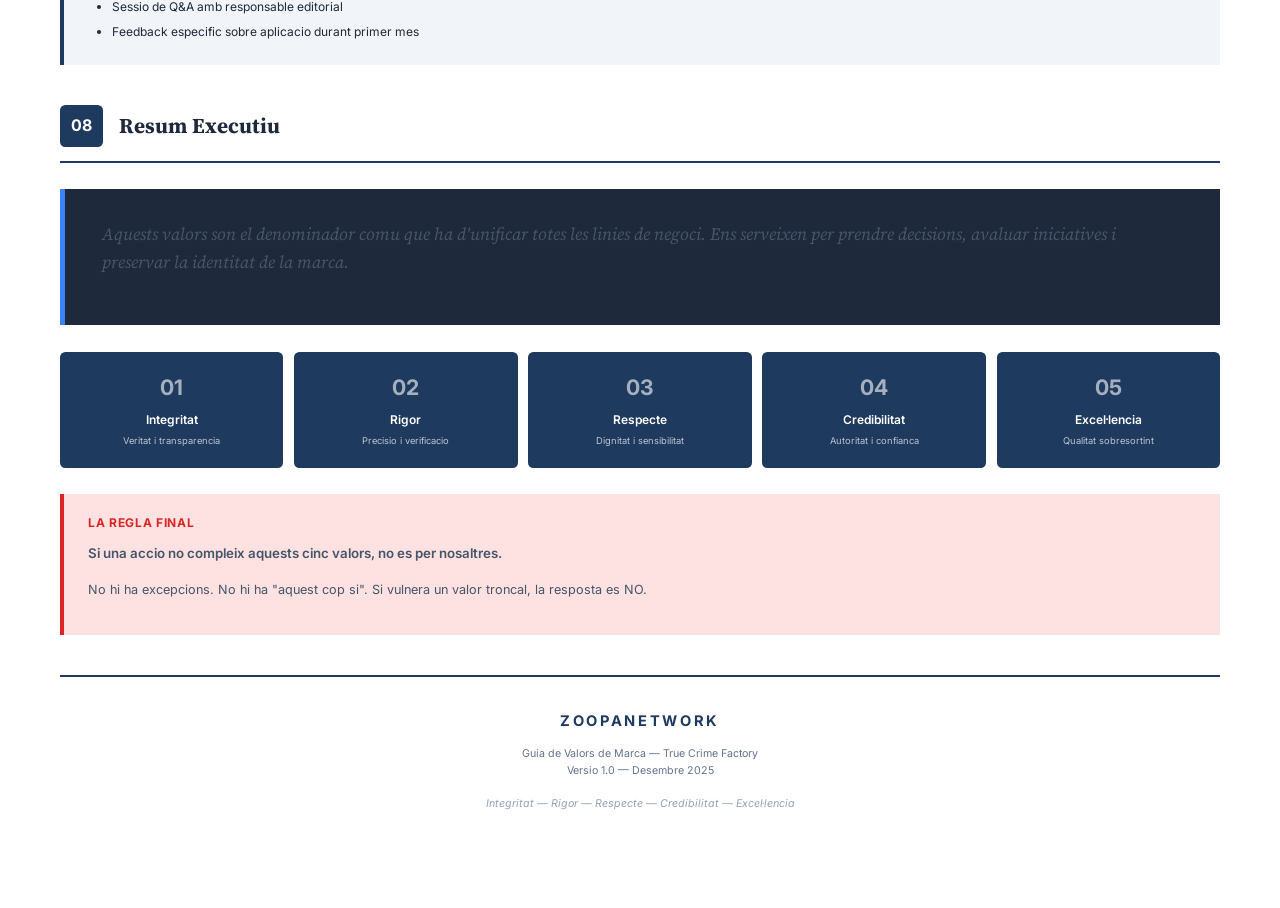
<file: GUIA_VALORS_MARCA_TCF.html>
<!DOCTYPE html>
<html lang="ca">
<head>
    <meta charset="UTF-8">
    <title>Guia de Valors de Marca | True Crime Factory</title>
    <style>
        @import url('https://fonts.googleapis.com/css2?family=Inter:wght@300;400;500;600;700&family=Source+Serif+Pro:wght@400;600;700&family=JetBrains+Mono:wght@400;500&display=swap');
        
        @page {
            size: A4;
            margin: 2cm;
        }
        
        :root {
            --primary-blue: #1e3a5f;
            --secondary-blue: #2d5a87;
            --accent-blue: #3b82f6;
            --light-blue: #dbeafe;
            --pale-blue: #eff6ff;
            --dark-blue: #0f172a;
            --navy: #1e293b;
            
            --text-primary: #1e293b;
            --text-secondary: #475569;
            --text-muted: #64748b;
            --text-light: #94a3b8;
            
            --bg-white: #ffffff;
            --bg-light: #f8fafc;
            --bg-subtle: #f1f5f9;
            --border-light: #e2e8f0;
            --border-medium: #cbd5e1;
            
            --success: #059669;
            --success-light: #d1fae5;
            --warning: #d97706;
            --warning-light: #fef3c7;
            --error: #dc2626;
            --error-light: #fee2e2;
        }
        
        * {
            margin: 0;
            padding: 0;
            box-sizing: border-box;
        }
        
        body {
            font-family: 'Inter', -apple-system, BlinkMacSystemFont, sans-serif;
            font-size: 9.5pt;
            line-height: 1.6;
            color: var(--text-primary);
            background: var(--bg-white);
        }
        
        /* COVER */
        .cover {
            min-height: 100vh;
            background: linear-gradient(145deg, var(--primary-blue) 0%, var(--dark-blue) 100%);
            color: white;
            display: flex;
            flex-direction: column;
            justify-content: center;
            padding: 60pt;
            position: relative;
        }
        
        .cover::before {
            content: '';
            position: absolute;
            top: 0;
            right: 0;
            width: 40%;
            height: 100%;
            background: linear-gradient(180deg, rgba(59,130,246,0.1) 0%, transparent 100%);
        }
        
        .cover-content {
            position: relative;
            z-index: 1;
            max-width: 600pt;
        }
        
        .cover-badge {
            display: inline-block;
            background: var(--accent-blue);
            padding: 6pt 14pt;
            font-size: 8pt;
            font-weight: 600;
            letter-spacing: 2pt;
            text-transform: uppercase;
            margin-bottom: 25pt;
            border-radius: 2pt;
        }
        
        .cover-title {
            font-family: 'Source Serif Pro', serif;
            font-size: 38pt;
            font-weight: 700;
            line-height: 1.15;
            margin-bottom: 15pt;
        }
        
        .cover-subtitle {
            font-size: 12pt;
            font-weight: 400;
            color: rgba(255,255,255,0.75);
            margin-bottom: 35pt;
            line-height: 1.7;
            max-width: 480pt;
        }
        
        .cover-divider {
            width: 60pt;
            height: 3pt;
            background: var(--accent-blue);
            margin-bottom: 35pt;
        }
        
        .cover-values {
            display: flex;
            gap: 12pt;
            flex-wrap: wrap;
            margin-bottom: 50pt;
        }
        
        .cover-value-tag {
            background: rgba(255,255,255,0.1);
            border: 1pt solid rgba(255,255,255,0.25);
            padding: 8pt 14pt;
            font-size: 9pt;
            font-weight: 500;
            letter-spacing: 0.5pt;
            border-radius: 3pt;
            text-decoration: none;
            color: white;
            cursor: pointer;
            display: inline-block;
        }
        
        .cover-value-tag:hover {
            background: rgba(255,255,255,0.2);
            transform: translateY(-2px);
            box-shadow: 0 4px 12px rgba(0,0,0,0.15);
        }
        
        .cover-meta {
            font-size: 9pt;
            color: rgba(255,255,255,0.5);
        }
        
        .cover-meta strong {
            color: rgba(255,255,255,0.8);
        }
        
        /* CONTENT */
        .content {
            padding: 35pt 45pt;
            max-width: 100%;
        }
        
        /* SECTION */
        .section {
            margin-bottom: 30pt;
            page-break-inside: avoid;
        }
        
        .section-header {
            display: flex;
            align-items: center;
            gap: 12pt;
            margin-bottom: 18pt;
            padding-bottom: 10pt;
            border-bottom: 2pt solid var(--primary-blue);
        }
        
        .section-number {
            background: var(--primary-blue);
            color: white;
            width: 32pt;
            height: 32pt;
            display: flex;
            align-items: center;
            justify-content: center;
            font-size: 12pt;
            font-weight: 700;
            border-radius: 4pt;
            flex-shrink: 0;
            font-family: 'Inter', sans-serif;
            font-style: normal;
        }
        
        .section-title {
            font-family: 'Source Serif Pro', serif;
            font-size: 16pt;
            font-weight: 700;
            color: var(--text-primary);
        }
        
        /* TYPOGRAPHY */
        p {
            margin-bottom: 12pt;
            color: var(--text-secondary);
        }
        
        p.lead {
            font-size: 10.5pt;
            line-height: 1.7;
            color: var(--text-primary);
        }
        
        strong {
            font-weight: 600;
            color: var(--text-primary);
        }
        
        /* INFO BOXES */
        .info-box {
            background: var(--bg-subtle);
            border-left: 3pt solid var(--primary-blue);
            padding: 14pt 18pt;
            margin-bottom: 18pt;
        }
        
        .info-box.highlight {
            background: var(--pale-blue);
            border-left-color: var(--accent-blue);
        }
        
        .info-box.success {
            background: var(--success-light);
            border-left-color: var(--success);
        }
        
        .info-box.warning {
            background: var(--warning-light);
            border-left-color: var(--warning);
        }
        
        .info-box.critical {
            background: var(--error-light);
            border-left-color: var(--error);
        }
        
        .info-box-title {
            font-size: 9pt;
            font-weight: 700;
            color: var(--primary-blue);
            text-transform: uppercase;
            letter-spacing: 0.5pt;
            margin-bottom: 8pt;
        }
        
        .info-box.success .info-box-title { color: var(--success); }
        .info-box.warning .info-box-title { color: var(--warning); }
        .info-box.critical .info-box-title { color: var(--error); }
        
        .info-box ul {
            margin: 8pt 0 0 18pt;
            font-size: 9pt;
        }
        
        .info-box li {
            margin-bottom: 4pt;
        }
        
        /* TABLES */
        .data-table {
            width: 100%;
            border-collapse: collapse;
            font-size: 9pt;
            margin-bottom: 18pt;
        }
        
        .data-table th {
            background: var(--primary-blue);
            color: white;
            padding: 10pt 12pt;
            text-align: left;
            font-weight: 600;
            font-size: 8pt;
            text-transform: uppercase;
            letter-spacing: 0.5pt;
        }
        
        .data-table td {
            padding: 10pt 12pt;
            border-bottom: 1pt solid var(--border-light);
            vertical-align: top;
        }
        
        .data-table tr:nth-child(even) {
            background: var(--bg-light);
        }
        
        .data-table tr:hover {
            background: var(--pale-blue);
        }
        
        /* VALUE CARD */
        .value-card {
            background: var(--bg-white);
            border: 1pt solid var(--border-medium);
            margin-bottom: 25pt;
            page-break-inside: avoid;
        }
        
        .value-header {
            background: var(--primary-blue);
            color: white;
            padding: 16pt 20pt;
            display: flex;
            align-items: center;
            gap: 16pt;
        }
        
        .value-number-badge {
            background: rgba(255,255,255,0.2);
            width: 40pt;
            height: 40pt;
            display: flex;
            align-items: center;
            justify-content: center;
            font-size: 18pt;
            font-weight: 700;
            border-radius: 4pt;
            flex-shrink: 0;
            font-family: 'Inter', sans-serif;
            font-style: normal;
        }
        
        .value-title-block {
            flex: 1;
        }
        
        .value-name {
            font-family: 'Source Serif Pro', serif;
            font-size: 15pt;
            font-weight: 700;
            margin-bottom: 2pt;
        }
        
        .value-tagline {
            font-size: 9pt;
            opacity: 0.9;
            color: rgba(255,255,255,0.95);
            font-weight: 400;
        }
        
        .value-content {
            padding: 20pt;
        }
        
        .value-definition {
            font-size: 10pt;
            color: var(--text-primary);
            line-height: 1.7;
            margin-bottom: 16pt;
            padding-bottom: 16pt;
            border-bottom: 1pt solid var(--border-light);
        }
        
        .value-section-label {
            font-size: 9pt;
            font-weight: 700;
            color: var(--dark-blue);
            text-transform: uppercase;
            letter-spacing: 1pt;
            margin-bottom: 10pt;
            margin-top: 18pt;
            border-bottom: 1pt solid var(--border-light);
            padding-bottom: 6pt;
        }
        
        .value-list {
            margin: 0 0 0 18pt;
            font-size: 9pt;
        }
        
        .value-list li {
            margin-bottom: 6pt;
            color: var(--text-secondary);
        }
        
        /* EXAMPLES GRID */
        .examples-grid {
            display: grid;
            grid-template-columns: 1fr 1fr;
            gap: 12pt;
            margin-top: 16pt;
        }
        
        .example-box {
            padding: 14pt;
            border-radius: 4pt;
        }
        
        .example-box.correct {
            background: var(--success-light);
            border: 1pt solid #a7f3d0;
        }
        
        .example-box.incorrect {
            background: var(--bg-subtle);
            border: 1pt solid var(--border-light);
        }
        
        .example-label {
            font-size: 8pt;
            font-weight: 700;
            text-transform: uppercase;
            letter-spacing: 0.5pt;
            margin-bottom: 10pt;
            display: flex;
            align-items: center;
            gap: 6pt;
        }
        
        .example-box.correct .example-label { color: var(--success); }
        .example-box.incorrect .example-label { color: var(--text-muted); }
        
        .example-item {
            font-size: 8.5pt;
            margin-bottom: 8pt;
            padding-left: 14pt;
            position: relative;
            color: var(--text-secondary);
        }
        
        .example-item::before {
            position: absolute;
            left: 0;
            font-weight: 700;
            font-size: 10pt;
        }
        
        .example-box.correct .example-item::before { 
            content: '+'; 
            color: var(--success); 
        }
        
        .example-box.incorrect .example-item::before { 
            content: '-'; 
            color: var(--text-muted); 
        }
        
        /* APPLICATION BOX */
        .application-box {
            background: var(--bg-light);
            border: 1pt solid var(--border-light);
            padding: 16pt;
            margin-top: 16pt;
        }
        
        .application-title {
            font-size: 9pt;
            font-weight: 600;
            color: var(--text-primary);
            margin-bottom: 12pt;
            display: flex;
            align-items: center;
            gap: 10pt;
        }
        
        .application-badge {
            background: var(--primary-blue);
            color: white;
            padding: 3pt 8pt;
            font-size: 7pt;
            font-weight: 600;
            text-transform: uppercase;
            letter-spacing: 0.5pt;
            border-radius: 2pt;
        }
        
        .application-list {
            font-size: 9pt;
            margin-left: 18pt;
        }
        
        .application-list li {
            margin-bottom: 5pt;
            color: var(--text-secondary);
        }
        
        /* PE REFERENCE */
        .pe-reference {
            background: var(--pale-blue);
            border: 1pt solid var(--light-blue);
            padding: 12pt 16pt;
            margin-top: 16pt;
            font-size: 8.5pt;
        }
        
        .pe-reference-label {
            font-weight: 700;
            color: var(--primary-blue);
            font-size: 8pt;
            text-transform: uppercase;
            letter-spacing: 0.5pt;
            margin-bottom: 6pt;
        }
        
        .pe-reference p {
            margin-bottom: 4pt;
            color: var(--text-secondary);
            font-size: 8.5pt;
        }
        
        /* CHECKLIST */
        .checklist {
            list-style: none;
            padding: 0;
            margin: 0;
        }
        
        .checklist li {
            padding: 10pt 0 10pt 28pt;
            border-bottom: 1pt solid var(--border-light);
            position: relative;
            font-size: 9pt;
            color: var(--text-secondary);
        }
        
        .checklist li::before {
            content: '';
            position: absolute;
            left: 0;
            top: 10pt;
            width: 14pt;
            height: 14pt;
            border: 2pt solid var(--primary-blue);
            border-radius: 2pt;
        }
        
        /* QUOTE */
        .quote-block {
            background: var(--navy);
            color: white;
            padding: 24pt 28pt;
            margin: 20pt 0;
            position: relative;
            border-left: 4pt solid var(--accent-blue);
        }
        
        .quote-text {
            font-family: 'Source Serif Pro', serif;
            font-size: 13pt;
            font-style: italic;
            line-height: 1.6;
        }
        
        .quote-source {
            margin-top: 12pt;
            font-size: 8pt;
            color: var(--accent-blue);
            text-transform: uppercase;
            letter-spacing: 1pt;
        }
        
        /* DECISION FLOW */
        .decision-flow-container {
            background: var(--bg-light);
            border: 1pt solid var(--border-light);
            padding: 20pt;
            margin: 20pt 0;
        }
        
        .decision-flow-title {
            font-family: 'Source Serif Pro', serif;
            font-size: 12pt;
            font-weight: 700;
            color: var(--text-primary);
            text-align: center;
            margin-bottom: 20pt;
        }
        
        .decision-flow {
            display: flex;
            align-items: center;
            justify-content: center;
            gap: 10pt;
            flex-wrap: wrap;
        }
        
        .decision-step {
            background: var(--bg-white);
            border: 1pt solid var(--border-medium);
            padding: 12pt 16pt;
            text-align: center;
            font-size: 8.5pt;
            font-weight: 500;
            min-width: 100pt;
        }
        
        .decision-step.highlight {
            border-color: var(--primary-blue);
            border-width: 2pt;
            background: var(--pale-blue);
        }
        
        .decision-arrow {
            font-size: 16pt;
            color: var(--primary-blue);
            font-weight: 300;
        }
        
        .decision-results {
            display: grid;
            grid-template-columns: 1fr 1fr;
            gap: 12pt;
            margin-top: 16pt;
        }
        
        .decision-result {
            padding: 14pt;
            text-align: center;
            font-size: 9pt;
            font-weight: 600;
            border-radius: 4pt;
        }
        
        .decision-result.approved {
            background: var(--success-light);
            color: var(--success);
            border: 1pt solid #a7f3d0;
        }
        
        .decision-result.rejected {
            background: var(--error-light);
            color: var(--error);
            border: 1pt solid #fecaca;
        }
        
        /* CASE STUDY */
        .case-study {
            background: var(--bg-white);
            border: 1pt solid var(--border-medium);
            margin-bottom: 18pt;
            page-break-inside: avoid;
        }
        
        .case-study-header {
            background: var(--bg-subtle);
            padding: 12pt 16pt;
            border-bottom: 1pt solid var(--border-light);
            display: flex;
            align-items: center;
            gap: 10pt;
        }
        
        .case-study-number {
            background: var(--primary-blue);
            color: white;
            width: 24pt;
            height: 24pt;
            display: flex;
            align-items: center;
            justify-content: center;
            font-size: 10pt;
            font-weight: 700;
            border-radius: 3pt;
            font-family: 'Inter', sans-serif;
            font-style: normal;
        }
        
        .case-study-title {
            font-size: 10pt;
            font-weight: 600;
            color: var(--text-primary);
        }
        
        .case-study-content {
            padding: 16pt;
        }
        
        .case-study-situation {
            font-size: 9pt;
            color: var(--text-secondary);
            margin-bottom: 14pt;
            padding-bottom: 14pt;
            border-bottom: 1pt solid var(--border-light);
        }
        
        .case-study-grid {
            display: grid;
            grid-template-columns: 1fr 1fr;
            gap: 14pt;
        }
        
        .case-study-analysis {
            font-size: 8.5pt;
        }
        
        .case-study-analysis-title {
            font-size: 8pt;
            font-weight: 700;
            color: var(--primary-blue);
            text-transform: uppercase;
            letter-spacing: 0.5pt;
            margin-bottom: 8pt;
        }
        
        .case-study-decision {
            padding: 14pt;
            border-radius: 4pt;
        }
        
        .case-study-decision.approve {
            background: var(--success-light);
        }
        
        .case-study-decision.reject {
            background: var(--error-light);
        }
        
        .case-study-decision.modify {
            background: var(--warning-light);
        }
        
        .case-study-decision-label {
            font-size: 9pt;
            font-weight: 700;
            margin-bottom: 6pt;
        }
        
        .case-study-decision.approve .case-study-decision-label { color: var(--success); }
        .case-study-decision.reject .case-study-decision-label { color: var(--error); }
        .case-study-decision.modify .case-study-decision-label { color: var(--warning); }
        
        .case-study-decision p {
            font-size: 8.5pt;
            margin: 0;
        }
        
        /* COMPACT VALUES */
        .compact-value {
            background: var(--bg-light);
            border-left: 3pt solid var(--primary-blue);
            padding: 14pt 18pt;
            margin-bottom: 14pt;
        }
        
        .compact-value-title {
            font-family: 'Source Serif Pro', serif;
            font-size: 12pt;
            font-weight: 700;
            color: var(--dark-blue);
            margin-bottom: 6pt;
        }
        
        .compact-value-definition {
            font-size: 9pt;
            color: var(--text-secondary);
            margin-bottom: 6pt;
        }
        
        .compact-value-practice {
            font-size: 8.5pt;
            color: var(--text-secondary);
        }
        
        /* SUMMARY GRID */
        .summary-grid {
            display: grid;
            grid-template-columns: repeat(5, 1fr);
            gap: 8pt;
            margin: 20pt 0;
        }
        
        .summary-item {
            background: var(--primary-blue);
            color: white;
            padding: 14pt 10pt;
            text-align: center;
            border-radius: 4pt;
        }
        
        .summary-item-number {
            font-size: 16pt;
            font-weight: 700;
            opacity: 0.6;
            margin-bottom: 4pt;
            font-family: 'Inter', sans-serif;
            font-style: normal;
        }
        
        .summary-item-name {
            font-size: 9pt;
            font-weight: 600;
            margin-bottom: 4pt;
        }
        
        .summary-item-desc {
            font-size: 7pt;
            opacity: 0.7;
        }
        
        /* FOOTER */
        .footer {
            text-align: center;
            padding: 25pt;
            border-top: 2pt solid var(--primary-blue);
            margin-top: 30pt;
        }
        
        .footer-logo {
            font-size: 11pt;
            font-weight: 700;
            color: var(--primary-blue);
            letter-spacing: 2pt;
            text-transform: uppercase;
        }
        
        .footer-meta {
            font-size: 8pt;
            color: var(--text-muted);
            margin-top: 8pt;
        }
        
        .footer-tagline {
            font-size: 8pt;
            color: var(--text-light);
            margin-top: 10pt;
            font-style: italic;
        }
        
        .page-break {
            page-break-after: always;
        }
        
        /* ANIMATIONS & TRANSITIONS */
        @keyframes fadeInUp {
            from {
                opacity: 0;
                transform: translateY(20px);
            }
            to {
                opacity: 1;
                transform: translateY(0);
            }
        }
        
        @keyframes fadeIn {
            from { opacity: 0; }
            to { opacity: 1; }
        }
        
        @keyframes slideInLeft {
            from {
                opacity: 0;
                transform: translateX(-30px);
            }
            to {
                opacity: 1;
                transform: translateX(0);
            }
        }
        
        @keyframes pulse {
            0%, 100% { transform: scale(1); }
            50% { transform: scale(1.02); }
        }
        
        @keyframes shimmer {
            0% { background-position: -200% 0; }
            100% { background-position: 200% 0; }
        }
        
        /* Scroll-triggered animations */
        .animate-on-scroll {
            opacity: 0;
            transform: translateY(20px);
            transition: opacity 0.6s ease-out, transform 0.6s ease-out;
        }
        
        .animate-on-scroll.visible {
            opacity: 1;
            transform: translateY(0);
        }
        
        /* Cover parallax effect */
        .cover {
            background-attachment: fixed;
            overflow: hidden;
        }
        
        .cover::after {
            content: '';
            position: absolute;
            top: 0;
            left: 0;
            right: 0;
            bottom: 0;
            background: 
                radial-gradient(circle at 20% 80%, rgba(59,130,246,0.08) 0%, transparent 50%),
                radial-gradient(circle at 80% 20%, rgba(59,130,246,0.05) 0%, transparent 50%);
            pointer-events: none;
        }
        
        .cover-content {
            animation: fadeInUp 1s ease-out;
        }
        
        .cover-badge {
            animation: fadeIn 0.8s ease-out 0.3s both;
        }
        
        .cover-title {
            animation: fadeInUp 0.8s ease-out 0.5s both;
        }
        
        .cover-subtitle {
            animation: fadeInUp 0.8s ease-out 0.7s both;
        }
        
        .cover-values {
            animation: fadeInUp 0.8s ease-out 0.9s both;
        }
        
        .cover-value-tag {
            transition: all 0.3s ease;
        }
        
        /* Collapsible sections */
        .section-header {
            cursor: pointer;
            user-select: none;
        }
        
        .section-header .toggle-icon {
            margin-left: auto;
            font-size: 14pt;
            transition: transform 0.3s ease;
            color: var(--primary-blue);
            font-family: 'Inter', sans-serif;
            font-style: normal;
            font-weight: 300;
        }
        
        .section-header.collapsed .toggle-icon {
            transform: rotate(-90deg);
        }
        
        .section-content {
            overflow: hidden;
            transition: max-height 0.4s ease, opacity 0.3s ease;
            max-height: 5000px;
            opacity: 1;
        }
        
        .section-content.collapsed {
            max-height: 0;
            opacity: 0;
            padding-top: 0;
            padding-bottom: 0;
        }
        
        .value-card .value-content {
            overflow: hidden;
            transition: max-height 0.4s ease, opacity 0.3s ease;
            max-height: 5000px;
            opacity: 1;
        }
        
        .value-card.collapsed .value-content {
            max-height: 0;
            opacity: 0;
            padding: 0;
        }
        
        .value-header {
            cursor: pointer;
        }
        
        .value-header .toggle-icon {
            margin-left: auto;
            font-size: 16pt;
            transition: transform 0.3s ease;
            color: rgba(255,255,255,0.7);
            font-family: 'Inter', sans-serif;
            font-style: normal;
            font-weight: 300;
        }
        
        .value-card.collapsed .value-header .toggle-icon {
            transform: rotate(-90deg);
        }
        
        /* Section animations */
        .section {
            animation: fadeInUp 0.6s ease-out;
        }
        
        .section-header {
            transition: all 0.3s ease;
        }
        
        .section-number {
            transition: all 0.3s ease;
        }
        
        .section-header:hover .section-number {
            transform: scale(1.1);
            box-shadow: 0 4px 12px rgba(30,58,95,0.3);
        }
        
        /* Value card interactions */
        .value-card {
            transition: all 0.4s ease;
            transform: translateY(0);
        }
        
        .value-card:hover {
            box-shadow: 0 8px 30px rgba(30,58,95,0.12);
            transform: translateY(-3px);
        }
        
        .value-header {
            transition: all 0.3s ease;
        }
        
        .value-card:hover .value-header {
            background: linear-gradient(135deg, var(--primary-blue) 0%, var(--secondary-blue) 100%);
        }
        
        .value-number-badge {
            transition: all 0.3s ease;
        }
        
        .value-card:hover .value-number-badge {
            transform: rotate(5deg) scale(1.05);
        }
        
        /* Table row interactions */
        .data-table tbody tr {
            transition: all 0.2s ease;
        }
        
        .data-table tbody tr:hover {
            background: var(--pale-blue) !important;
            transform: scale(1.005);
        }
        
        /* Info box interactions */
        .info-box {
            transition: all 0.3s ease;
        }
        
        .info-box:hover {
            transform: translateX(3px);
            box-shadow: 0 2px 10px rgba(30,58,95,0.08);
        }
        
        /* Example boxes */
        .example-box {
            transition: all 0.3s ease;
        }
        
        .example-box:hover {
            transform: translateY(-2px);
            box-shadow: 0 4px 15px rgba(0,0,0,0.08);
        }
        
        .example-item {
            transition: all 0.2s ease;
        }
        
        .example-box:hover .example-item {
            transform: translateX(3px);
        }
        
        /* Compact value interactions */
        .compact-value {
            transition: all 0.3s ease;
        }
        
        .compact-value:hover {
            background: var(--pale-blue);
            border-left-width: 5pt;
            padding-left: 16pt;
        }
        
        /* Case study interactions */
        .case-study {
            transition: all 0.3s ease;
        }
        
        .case-study:hover {
            box-shadow: 0 6px 20px rgba(30,58,95,0.1);
            transform: translateY(-2px);
        }
        
        .case-study-number {
            transition: all 0.3s ease;
        }
        
        .case-study:hover .case-study-number {
            transform: scale(1.1);
        }
        
        /* Decision flow interactions */
        .decision-step {
            transition: all 0.3s ease;
        }
        
        .decision-step:hover {
            transform: translateY(-3px);
            box-shadow: 0 4px 12px rgba(30,58,95,0.15);
        }
        
        .decision-arrow {
            transition: all 0.3s ease;
            display: inline-block;
        }
        
        .decision-flow:hover .decision-arrow {
            transform: translateX(3px);
        }
        
        /* Summary grid interactions */
        .summary-item {
            transition: all 0.3s ease;
        }
        
        .summary-item:hover {
            transform: translateY(-5px) scale(1.02);
            box-shadow: 0 8px 25px rgba(30,58,95,0.25);
        }
        
        .summary-item-number {
            transition: all 0.3s ease;
        }
        
        .summary-item:hover .summary-item-number {
            opacity: 1;
            transform: scale(1.1);
        }
        
        /* Quote block interaction */
        .quote-block {
            transition: all 0.3s ease;
            position: relative;
            overflow: hidden;
        }
        
        .quote-block::before {
            content: '';
            position: absolute;
            top: 0;
            left: -100%;
            width: 100%;
            height: 100%;
            background: linear-gradient(90deg, transparent, rgba(59,130,246,0.1), transparent);
            transition: left 0.5s ease;
        }
        
        .quote-block:hover::before {
            left: 100%;
        }
        
        .quote-block:hover {
            border-left-width: 6pt;
        }
        
        /* Checklist interactions */
        .checklist li {
            transition: all 0.2s ease;
            cursor: pointer;
        }
        
        .checklist li:hover {
            background: var(--bg-light);
            padding-left: 32pt;
        }
        
        .checklist li:hover::before {
            border-color: var(--accent-blue);
            background: var(--pale-blue);
        }
        
        /* Application box */
        .application-box {
            transition: all 0.3s ease;
        }
        
        .application-box:hover {
            border-color: var(--primary-blue);
            box-shadow: 0 4px 15px rgba(30,58,95,0.08);
        }
        
        .application-badge {
            transition: all 0.3s ease;
        }
        
        .application-box:hover .application-badge {
            background: var(--accent-blue);
        }
        
        /* PE Reference */
        .pe-reference {
            transition: all 0.3s ease;
        }
        
        .pe-reference:hover {
            background: var(--light-blue);
            transform: translateX(2px);
        }
        
        /* Footer interaction */
        .footer {
            transition: all 0.3s ease;
        }
        
        .footer-logo {
            transition: all 0.3s ease;
            display: inline-block;
        }
        
        .footer-logo:hover {
            transform: scale(1.05);
            color: var(--accent-blue);
        }
        
        /* Smooth scrolling */
        html {
            scroll-behavior: smooth;
        }
        
        /* Focus states for accessibility */
        a:focus, button:focus {
            outline: 2px solid var(--accent-blue);
            outline-offset: 2px;
        }
        
        /* Reduced motion for accessibility */
        @media (prefers-reduced-motion: reduce) {
            *, *::before, *::after {
                animation-duration: 0.01ms !important;
                animation-iteration-count: 1 !important;
                transition-duration: 0.01ms !important;
            }
        }
        
        @media print {
            body { -webkit-print-color-adjust: exact; print-color-adjust: exact; }
            .page-break { page-break-after: always; }
            
            /* Disable animations for print */
            *, *::before, *::after {
                animation: none !important;
                transition: none !important;
            }
        }
    </style>
</head>
<body>

    <script>
        // Toggle value card sections
        function toggleValueCard(header) {
            const card = header.closest('.value-card');
            const content = card.querySelector('.value-content');
            const icon = header.querySelector('.toggle-icon');
            
            card.classList.toggle('collapsed');
            
            if (card.classList.contains('collapsed')) {
                content.style.maxHeight = '0';
                content.style.padding = '0 20pt';
                content.style.opacity = '0';
            } else {
                content.style.maxHeight = content.scrollHeight + 'px';
                content.style.padding = '20pt';
                content.style.opacity = '1';
            }
        }
        
        // Intersection Observer for scroll animations
        document.addEventListener('DOMContentLoaded', function() {
            const observerOptions = {
                root: null,
                rootMargin: '0px',
                threshold: 0.1
            };
            
            const observer = new IntersectionObserver((entries) => {
                entries.forEach(entry => {
                    if (entry.isIntersecting) {
                        entry.target.classList.add('visible');
                    }
                });
            }, observerOptions);
            
            // Observe all sections and cards
            document.querySelectorAll('.section, .value-card, .case-study, .compact-value').forEach(el => {
                el.classList.add('animate-on-scroll');
                observer.observe(el);
            });
            
            // Parallax effect on scroll
            let ticking = false;
            const cover = document.querySelector('.cover');
            const coverContent = document.querySelector('.cover-content');
            
            window.addEventListener('scroll', function() {
                if (!ticking) {
                    window.requestAnimationFrame(function() {
                        const scrolled = window.pageYOffset;
                        if (cover && scrolled < window.innerHeight) {
                            coverContent.style.transform = `translateY(${scrolled * 0.3}px)`;
                            coverContent.style.opacity = 1 - (scrolled / (window.innerHeight * 0.8));
                        }
                        ticking = false;
                    });
                    ticking = true;
                }
            });
            
            // Staggered animation for summary items
            document.querySelectorAll('.summary-item').forEach((item, index) => {
                item.style.animationDelay = `${index * 0.1}s`;
                item.style.animation = 'fadeInUp 0.5s ease-out forwards';
                item.style.opacity = '0';
            });
            
            // Interactive checklist
            document.querySelectorAll('.checklist li').forEach(item => {
                item.addEventListener('click', function() {
                    this.classList.toggle('checked');
                    if (this.classList.contains('checked')) {
                        this.style.textDecoration = 'line-through';
                        this.style.color = 'var(--text-muted)';
                    } else {
                        this.style.textDecoration = 'none';
                        this.style.color = 'var(--text-secondary)';
                    }
                });
            });
            
            // Smooth scroll for cover value tags
            document.querySelectorAll('.cover-value-tag').forEach(tag => {
                tag.addEventListener('click', function(e) {
                    e.preventDefault();
                    const targetId = this.getAttribute('href').substring(1);
                    const targetElement = document.getElementById(targetId);
                    if (targetElement) {
                        targetElement.scrollIntoView({ behavior: 'smooth', block: 'start' });
                        // Expand if collapsed
                        if (targetElement.classList.contains('collapsed')) {
                            const header = targetElement.querySelector('.value-header');
                            if (header) toggleValueCard(header);
                        }
                    }
                });
            });
        });
    </script>

    <!-- COVER -->
    <div class="cover">
        <div class="cover-content">
            <div class="cover-badge">Document Fundacional</div>
            <h1 class="cover-title">Guia de Valors<br>de Marca</h1>
            <p class="cover-subtitle">Els principis que defineixen qui som, com actuem i que representa True Crime Factory en cada decisio, contingut i interaccio.</p>
            <div class="cover-divider"></div>
            
            <div class="cover-values">
                <a href="#integritat" class="cover-value-tag">Integritat</a>
                <a href="#rigor" class="cover-value-tag">Rigor</a>
                <a href="#respecte" class="cover-value-tag">Respecte</a>
                <a href="#credibilitat" class="cover-value-tag">Credibilitat</a>
                <a href="#excellencia" class="cover-value-tag">Excel·lencia</a>
            </div>
            
            <p class="cover-meta">
                <strong>True Crime Factory</strong><br>
                Versio 1.0 — Desembre 2025
            </p>
        </div>
    </div>

    <div class="page-break"></div>

    <!-- CONTENT -->
    <div class="content">

        <!-- PROPOSIT -->
        <div class="section">
            <div class="section-header">
                <div class="section-number">00</div>
                <h2 class="section-title">Proposit d'Aquesta Guia</h2>
            </div>

            <p class="lead">Aquesta guia defineix els valors fonamentals que han de guiar totes les decisions, accions i comunicacions de True Crime Factory. Es el filtre obligatori pel qual ha de passar qualsevol iniciativa abans de ser aprovada.</p>

            <div class="quote-block">
                <p class="quote-text">Si una accio no compleix aquests cinc valors, no es per nosaltres.</p>
                <p class="quote-source">Principi rector True Crime Factory</p>
            </div>

            <div class="info-box">
                <div class="info-box-title">Qui ha d'utilitzar aquesta guia</div>
                <ul>
                    <li><strong>Equip creatiu:</strong> Validacio de guions, thumbnails, titols i enfocaments editorials</li>
                    <li><strong>Equip comercial:</strong> Avaluacio de patrocinadors, col·laboracions i oportunitats de negoci</li>
                    <li><strong>Equip de produccio:</strong> Decisions sobre tractament de casos i material sensible</li>
                    <li><strong>Direccio:</strong> Validacio de noves linies de negoci i expansions estrategiques</li>
                    <li><strong>Col·laboradors externs:</strong> Comprensio de l'ADN de la marca</li>
                </ul>
            </div>

            <div class="pe-reference">
                <div class="pe-reference-label">Referencia Plan Estrategico</div>
                <p>Aquesta guia desenvolupa els "Valores Troncales" del Plan Estrategico True Crime Factory (PE, linies 18-26): Integridad, Rigor, Respeto, Credibilidad i Excelencia.</p>
            </div>
        </div>

        <!-- ARQUITECTURA -->
        <div class="section">
            <div class="section-header">
                <div class="section-number">01</div>
                <h2 class="section-title">Arquitectura de Valors</h2>
            </div>

            <p>Els valors s'organitzen en tres nivells jerarquics:</p>

            <table class="data-table">
                <thead>
                    <tr>
                        <th>Nivell</th>
                        <th>Tipus</th>
                        <th>Funcio</th>
                        <th>Valors</th>
                    </tr>
                </thead>
                <tbody>
                    <tr>
                        <td><strong>Nivell 1</strong></td>
                        <td>Valors Troncals</td>
                        <td>Principis irrenunciables. Compliment obligatori.</td>
                        <td>Integritat, Rigor, Respecte, Credibilitat, Excel·lencia</td>
                    </tr>
                    <tr>
                        <td><strong>Nivell 2</strong></td>
                        <td>Valors Operatius</td>
                        <td>Guien l'execucio diaria i decisions tactiques.</td>
                        <td>Claredat, Humanitat, Sobrietat, Profunditat, Cura del detall</td>
                    </tr>
                    <tr>
                        <td><strong>Nivell 3</strong></td>
                        <td>Valors d'Expressio</td>
                        <td>Defineixen com es comunica i percep la marca.</td>
                        <td>Coherencia, Autenticitat, Narrativitat, Calma, Responsabilitat social</td>
                    </tr>
                </tbody>
            </table>

            <div class="info-box critical">
                <div class="info-box-title">Regla fonamental</div>
                <p>Els valors de Nivell 1 son de compliment obligatori. Cap decisio comercial, creativa o operativa pot vulnerar-los. Els valors de Nivell 2 i 3 son aspiracionals pero admeten certa flexibilitat tactica.</p>
            </div>
        </div>

        <div class="page-break"></div>

        <!-- VALOR 1: INTEGRITAT -->
        <div class="value-card" id="integritat">
            <div class="value-header" onclick="toggleValueCard(this)">
                <div class="value-number-badge">01</div>
                <div class="value-title-block">
                    <h3 class="value-name">Integritat</h3>
                    <p class="value-tagline">Actuar amb coherencia, honestedat i responsabilitat</p>
                </div>
                <span class="toggle-icon">▼</span>
            </div>
            <div class="value-content">
                <p class="value-definition">La integritat es el compromis amb la veritat i la transparencia en tot el que fem. Significa dir el que pensem, fer el que diem, i assumir les consequencies de les nostres accions. Es un valor que protegeix la reputacio independentment del format de negoci.</p>

                <div class="value-section-label">Com es manifesta</div>
                <ul class="value-list">
                    <li>No manipulem fets ni dades per fer mes atractiu un contingut</li>
                    <li>Reconeixem errors publiczament quan ens equivoquem</li>
                    <li>No acceptem patrocinis que comprometin la independencia editorial</li>
                    <li>Som transparents amb l'audiencia sobre el model de negoci</li>
                    <li>Complim els compromisos amb col·laboradors i audiencia</li>
                </ul>

                <div class="examples-grid">
                    <div class="example-box correct">
                        <div class="example-label">Aplicacio correcta</div>
                        <div class="example-item">Publicar rectificacio quan es detecta un error</div>
                        <div class="example-item">Rebutjar patrocini d'empresa amb practiques dubtoses</div>
                        <div class="example-item">Indicar clarament "contingut patrocinat"</div>
                    </div>
                    <div class="example-box incorrect">
                        <div class="example-label">A evitar</div>
                        <div class="example-item">Esborrar video amb errors sense reconeixe'ls</div>
                        <div class="example-item">Acceptar diners per parlar be d'una marca en un cas</div>
                        <div class="example-item">Amagar patrocinis com recomanacions genuines</div>
                    </div>
                </div>

                <div class="pe-reference">
                    <div class="pe-reference-label">Referencia PE</div>
                    <p><strong>Linia 22:</strong> "INTEGRIDAD: Compromiso con la verdad y la transparencia"</p>
                </div>
            </div>
        </div>

        <!-- VALOR 2: RIGOR -->
        <div class="value-card" id="rigor">
            <div class="value-header" onclick="toggleValueCard(this)">
                <div class="value-number-badge">02</div>
                <div class="value-title-block">
                    <h3 class="value-name">Rigor</h3>
                    <p class="value-tagline">Fer les coses be, amb precisio i criteri professional</p>
                </div>
                <span class="toggle-icon">▼</span>
            </div>
            <div class="value-content">
                <p class="value-definition">El rigor es l'exigencia maxima en la qualitat, la precisio i l'ofici. Significa investigacio profunda, verificacio de fonts, i cura en cada detall. Tot el que porta el nostre nom ha d'estar ben fet. No publiquem fins que estem segurs.</p>

                <div class="value-section-label">Com es manifesta</div>
                <ul class="value-list">
                    <li>Cada cas s'investiga a fons abans de produir-lo</li>
                    <li>Les fonts es verifiquen i contrasten</li>
                    <li>Les dates, noms i fets es comproven multiples vegades</li>
                    <li>Els experts consultats son professionals reconeguts</li>
                    <li>La produccio tecnica compleix estandards professionals</li>
                </ul>

                <div class="examples-grid">
                    <div class="example-box correct">
                        <div class="example-label">Aplicacio correcta</div>
                        <div class="example-item">Consultar la sentencia judicial original</div>
                        <div class="example-item">Entrevistar criminoleg per validar hipotesis</div>
                        <div class="example-item">Revisar audio 3 vegades per eliminar sorolls</div>
                    </div>
                    <div class="example-box incorrect">
                        <div class="example-label">A evitar</div>
                        <div class="example-item">Copiar informacio sense verificar fonts</div>
                        <div class="example-item">Publicar video amb dates contradictories</div>
                        <div class="example-item">Publicar amb audio deficient per arribar a temps</div>
                    </div>
                </div>

                <div class="application-box">
                    <div class="application-title">
                        <span class="application-badge">Checklist</span>
                        Abans de publicar qualsevol contingut
                    </div>
                    <ul class="checklist">
                        <li>Tots els fets estan verificats amb minim 2 fonts?</li>
                        <li>Les dates, noms i llocs son correctes?</li>
                        <li>Les cites son literals i atribuides correctament?</li>
                        <li>S'ha consultat documentacio primaria?</li>
                        <li>La qualitat tecnica compleix els estandards?</li>
                    </ul>
                </div>

                <div class="pe-reference">
                    <div class="pe-reference-label">Referencia PE</div>
                    <p><strong>Linia 23:</strong> "RIGOR: Investigacion profunda y verificacion de fuentes"</p>
                </div>
            </div>
        </div>

        <div class="page-break"></div>

        <!-- VALOR 3: RESPECTE -->
        <div class="value-card" id="respecte">
            <div class="value-header" onclick="toggleValueCard(this)">
                <div class="value-number-badge">03</div>
                <div class="value-title-block">
                    <h3 class="value-name">Respecte</h3>
                    <p class="value-tagline">Tractar persones, histories i audiencies amb dignitat</p>
                </div>
                <span class="toggle-icon">▼</span>
            </div>
            <div class="value-content">
                <p class="value-definition">El respecte significa tractar les victimes, families, audiencia i l'impacte social del que fem amb la maxima sensibilitat. No hi ha espai per l'explotacio ni el sensacionalisme. Les persones de les nostres histories son persones reals amb families que potser veuran el contingut.</p>

                <div class="value-section-label">Respecte cap a les victimes</div>
                <ul class="value-list">
                    <li>Mai mostrar imatges grafiques sense necessitat editorial clara</li>
                    <li>Evitar descripcions morboses o innecessariament explicites</li>
                    <li>Donar veu a les victimes, no nomes als perpetradors</li>
                    <li>Respectar la voluntat de les families</li>
                </ul>

                <div class="value-section-label">Respecte cap a l'audiencia</div>
                <ul class="value-list">
                    <li>Advertir sobre contingut potencialment pertorbador</li>
                    <li>No manipular emocionalment per generar clicks</li>
                    <li>Oferir context i perspectiva, no nomes impacte</li>
                </ul>

                <div class="info-box critical">
                    <div class="info-box-title">Linia vermella absoluta</div>
                    <p>Mai produirem contingut que:</p>
                    <ul>
                        <li>Glorifiqui o romantitzi als perpetradors</li>
                        <li>Revictimitzi a les victimes o families</li>
                        <li>Utilitzi el dolor huma com a entreteniment morbos</li>
                        <li>Difongui informacio que perjudiqui investigacions en curs</li>
                    </ul>
                </div>

                <div class="pe-reference">
                    <div class="pe-reference-label">Referencia PE</div>
                    <p><strong>Linia 24:</strong> "RESPETO: Dignidad hacia victimas y familias"</p>
                </div>
            </div>
        </div>

        <!-- VALOR 4: CREDIBILITAT -->
        <div class="value-card" id="credibilitat">
            <div class="value-header" onclick="toggleValueCard(this)">
                <div class="value-number-badge">04</div>
                <div class="value-title-block">
                    <h3 class="value-name">Credibilitat</h3>
                    <p class="value-tagline">Generar confianca i mantenir-la amb professionalitat</p>
                </div>
                <span class="toggle-icon">▼</span>
            </div>
            <div class="value-content">
                <p class="value-definition">La credibilitat es l'autoritat narrativa i l'expertise professional que ens guanyem episodi a episodi. Es el resultat acumulat d'actuar amb integritat i rigor de forma consistent. Una marca creible es fiable, solida i transparent.</p>

                <div class="value-section-label">Com es construeix</div>
                <ul class="value-list">
                    <li><strong>Consistencia:</strong> Mantenir el mateix nivell de qualitat sempre</li>
                    <li><strong>Fonts:</strong> Citar sempre i ser transparent sobre limitacions</li>
                    <li><strong>Experts:</strong> Col·laborar amb professionals reconeguts</li>
                    <li><strong>Autocritica:</strong> Reconeixe errors i corregir-los publiczament</li>
                </ul>

                <div class="examples-grid">
                    <div class="example-box correct">
                        <div class="example-label">Construeix credibilitat</div>
                        <div class="example-item">"Segons la sentencia del Tribunal Suprem de 2018..."</div>
                        <div class="example-item">"No hem pogut verificar aquest extrem"</div>
                        <div class="example-item">Publicar rectificacio quan es detecta error</div>
                    </div>
                    <div class="example-box incorrect">
                        <div class="example-label">Destrueix credibilitat</div>
                        <div class="example-item">"Segons fonts properes al cas..." (sense especificar)</div>
                        <div class="example-item">Presentar opinions com a fets establerts</div>
                        <div class="example-item">Ignorar errors assenyalats per l'audiencia</div>
                    </div>
                </div>

                <div class="pe-reference">
                    <div class="pe-reference-label">Referencia PE</div>
                    <p><strong>Linia 25:</strong> "CREDIBILIDAD: Autoridad narrativa y expertise profesional"</p>
                </div>
            </div>
        </div>

        <div class="page-break"></div>

        <!-- VALOR 5: EXCEL·LENCIA -->
        <div class="value-card" id="excellencia">
            <div class="value-header" onclick="toggleValueCard(this)">
                <div class="value-number-badge">05</div>
                <div class="value-title-block">
                    <h3 class="value-name">Excel·lencia</h3>
                    <p class="value-tagline">Buscar sempre la maxima qualitat possible</p>
                </div>
                <span class="toggle-icon">▼</span>
            </div>
            <div class="value-content">
                <p class="value-definition">L'excel·lencia es la qualitat audiovisual i editorial sobresortint en tot el que fem. Apostem per fer les coses amb cura, detall i ambiciosament be. Aquest es el nostre estandard en qualsevol format: sigui una serie de 10 episodis, un Short de 60 segons, o un email.</p>

                <div class="value-section-label">Dimensions de l'excel·lencia</div>
                
                <table class="data-table">
                    <thead>
                        <tr>
                            <th>Dimensio</th>
                            <th>Que implica</th>
                            <th>Estandard</th>
                        </tr>
                    </thead>
                    <tbody>
                        <tr>
                            <td><strong>Narrativa</strong></td>
                            <td>Guions estructurats, ritme adequat, hooks efectius</td>
                            <td>Retencio superior 50%</td>
                        </tr>
                        <tr>
                            <td><strong>Visual</strong></td>
                            <td>Thumbnails professionals, grafics clars</td>
                            <td>CTR superior 6%</td>
                        </tr>
                        <tr>
                            <td><strong>Audio</strong></td>
                            <td>So net, veu clara, mix equilibrat</td>
                            <td>Zero queixes d'audio</td>
                        </tr>
                        <tr>
                            <td><strong>Editorial</strong></td>
                            <td>Investigacio profunda, context ric</td>
                            <td>100% fets verificables</td>
                        </tr>
                    </tbody>
                </table>

                <div class="info-box success">
                    <div class="info-box-title">Test de l'excel·lencia</div>
                    <p>Abans de publicar qualsevol contingut: "Estaria orgullos de mostrar aixo a un professional del sector?" Si la resposta es no, no esta llest.</p>
                </div>

                <div class="pe-reference">
                    <div class="pe-reference-label">Referencia PE</div>
                    <p><strong>Linia 26:</strong> "EXCELENCIA: Calidad audiovisual y editorial sobresaliente"</p>
                </div>
            </div>
        </div>

        <!-- VALORS OPERATIUS -->
        <div class="section">
            <div class="section-header">
                <div class="section-number">02</div>
                <h2 class="section-title">Valors Operatius — Nivell 2</h2>
            </div>

            <p>Aquests valors guien l'execucio diaria. Son el "com" fem les coses.</p>

            <div class="compact-value">
                <div class="compact-value-title">6. Claredat</div>
                <div class="compact-value-definition"><strong>Definicio:</strong> Comunicar amb transparencia i senzillesa, eliminant soroll i confusio.</div>
                <div class="compact-value-practice"><strong>Practica:</strong> Titols que expliquen el contingut. Narracions sense circumloquis. Estructures logiques.</div>
            </div>

            <div class="compact-value">
                <div class="compact-value-title">7. Humanitat</div>
                <div class="compact-value-definition"><strong>Definicio:</strong> Col·locar les persones al centre: escoltar, comprendre, cuidar la mirada.</div>
                <div class="compact-value-practice"><strong>Practica:</strong> Victimes amb nom i dignitat. Perpetradors com persones, no "monstres". Audiencia tractada com adults.</div>
            </div>

            <div class="compact-value">
                <div class="compact-value-title">8. Sobrietat</div>
                <div class="compact-value-definition"><strong>Definicio:</strong> Estetica i narrativa ajustada, sense exageracions ni efectismes.</div>
                <div class="compact-value-practice"><strong>Practica:</strong> Musica dramatica nomes quan es justifica. Narracio calmada. Grafics elegants, no cridaners.</div>
            </div>

            <div class="compact-value">
                <div class="compact-value-title">9. Profunditat</div>
                <div class="compact-value-definition"><strong>Definicio:</strong> Aportar context, sentit i perspectiva. No quedar-se a la superficie.</div>
                <div class="compact-value-practice"><strong>Practica:</strong> Explicar el "per que", no nomes el "que". Contextualitzar historicament. Oferir analisi.</div>
            </div>

            <div class="compact-value">
                <div class="compact-value-title">10. Cura del detall</div>
                <div class="compact-value-definition"><strong>Definicio:</strong> Cada peca, paraula i decisio es una oportunitat per sumar qualitat.</div>
                <div class="compact-value-practice"><strong>Practica:</strong> Revisar ortografia. Comprovar timestamps. Verificar links. Subtitols precisos.</div>
            </div>
        </div>

        <div class="page-break"></div>

        <!-- VALORS D'EXPRESSIO -->
        <div class="section">
            <div class="section-header">
                <div class="section-number">03</div>
                <h2 class="section-title">Valors d'Expressio — Nivell 3</h2>
            </div>

            <p>Defineixen com es comunica i percep la marca.</p>

            <table class="data-table">
                <thead>
                    <tr>
                        <th style="width: 18%;">Valor</th>
                        <th style="width: 40%;">Definicio</th>
                        <th style="width: 42%;">Aplicacio</th>
                    </tr>
                </thead>
                <tbody>
                    <tr>
                        <td><strong>11. Coherencia</strong></td>
                        <td>Identitat estable en qualsevol plataforma</td>
                        <td>Mateix to a YouTube i TikTok. Colors i tipografies consistents.</td>
                    </tr>
                    <tr>
                        <td><strong>12. Autenticitat</strong></td>
                        <td>Construir des d'allo genui i propi</td>
                        <td>No copiar formats. Estil narratiu propi. Veu unica.</td>
                    </tr>
                    <tr>
                        <td><strong>13. Narrativitat</strong></td>
                        <td>Donar sentit, construir relats solids</td>
                        <td>Arc narratiu clar. Plantejament, nus, desenlac.</td>
                    </tr>
                    <tr>
                        <td><strong>14. Calma</strong></td>
                        <td>Actitud que transmet solidesa i control</td>
                        <td>No reaccionar impulsivement. Respondre amb serenitat.</td>
                    </tr>
                    <tr>
                        <td><strong>15. Responsabilitat</strong></td>
                        <td>Assumir l'impacte cultural i emocional</td>
                        <td>Oferir recursos de suport. No trivialitzar el crim.</td>
                    </tr>
                </tbody>
            </table>

            <div class="info-box highlight">
                <div class="info-box-title">Exemple d'aplicacio multiplataforma</div>
                <p>Un mateix cas en diferents formats:</p>
                <ul>
                    <li><strong>YouTube (30 min):</strong> Narrativa completa, profunda. To calm i sobri.</li>
                    <li><strong>TikTok (60 seg):</strong> Hook impactant pero no sensacionalista. Mateixa estetica.</li>
                    <li><strong>Newsletter:</strong> Analisi escrit, context addicional, to reflexiu.</li>
                </ul>
                <p style="margin-top: 8pt;"><strong>En tots els formats:</strong> Mateixa integritat, rigor i respecte.</p>
            </div>
        </div>

        <!-- MATRIU DE DECISIO -->
        <div class="section">
            <div class="section-header">
                <div class="section-number">04</div>
                <h2 class="section-title">Matriu de Decisio</h2>
            </div>

            <p>Utilitza aquesta matriu per validar qualsevol decisio contra els valors de marca.</p>

            <div class="decision-flow-container">
                <div class="decision-flow-title">Flux de Validacio</div>
                <div class="decision-flow">
                    <div class="decision-step">Nova iniciativa</div>
                    <div class="decision-arrow">→</div>
                    <div class="decision-step highlight">Compleix els<br>5 valors troncals?</div>
                    <div class="decision-arrow">→</div>
                    <div class="decision-step">Avaluar viabilitat</div>
                </div>
                <div class="decision-results">
                    <div class="decision-result approved">SI COMPLEIX: Avaluar valors operatius i refinar si cal</div>
                    <div class="decision-result rejected">NO COMPLEIX: Descartar immediatament. Sense excepcions.</div>
                </div>
            </div>

            <table class="data-table">
                <thead>
                    <tr>
                        <th>Pregunta de validacio</th>
                        <th>Valor</th>
                        <th>Si NO...</th>
                    </tr>
                </thead>
                <tbody>
                    <tr>
                        <td>Es 100% honest i transparent?</td>
                        <td>Integritat</td>
                        <td style="color: var(--error); font-weight: 600;">Descartar</td>
                    </tr>
                    <tr>
                        <td>Esta verificat i es precis?</td>
                        <td>Rigor</td>
                        <td style="color: var(--error); font-weight: 600;">Descartar</td>
                    </tr>
                    <tr>
                        <td>Tracta a tothom amb dignitat?</td>
                        <td>Respecte</td>
                        <td style="color: var(--error); font-weight: 600;">Descartar</td>
                    </tr>
                    <tr>
                        <td>Reforca la nostra autoritat?</td>
                        <td>Credibilitat</td>
                        <td style="color: var(--error); font-weight: 600;">Descartar</td>
                    </tr>
                    <tr>
                        <td>Compleix estandards de qualitat?</td>
                        <td>Excel·lencia</td>
                        <td style="color: var(--error); font-weight: 600;">Descartar</td>
                    </tr>
                    <tr>
                        <td>Es clar i facil d'entendre?</td>
                        <td>Claredat</td>
                        <td style="color: var(--warning); font-weight: 600;">Refinar</td>
                    </tr>
                    <tr>
                        <td>Aporta profunditat?</td>
                        <td>Profunditat</td>
                        <td style="color: var(--warning); font-weight: 600;">Refinar</td>
                    </tr>
                </tbody>
            </table>

            <div class="info-box warning">
                <div class="info-box-title">Regla de veto</div>
                <p>Qualsevol membre de l'equip pot vetar una decisio si considera que vulnera un valor troncal. El veto ha de ser argumentat, pero la carrega de la prova recau en qui vol tirar endavant, no en qui qüestiona.</p>
            </div>
        </div>

        <div class="page-break"></div>

        <!-- CASOS PRACTICS -->
        <div class="section">
            <div class="section-header">
                <div class="section-number">05</div>
                <h2 class="section-title">Casos Practics</h2>
            </div>

            <p>Exemples de situacions reals i com els valors guien la decisio.</p>

            <div class="case-study">
                <div class="case-study-header">
                    <div class="case-study-number">1</div>
                    <div class="case-study-title">Patrocinador amb conflicte d'interessos</div>
                </div>
                <div class="case-study-content">
                    <div class="case-study-situation">
                        <strong>Situacio:</strong> Una casa d'apostes ofereix 8.000 EUR per patrocinar un episodi sobre un cas relacionat amb ludopatia.
                    </div>
                    <div class="case-study-grid">
                        <div class="case-study-analysis">
                            <div class="case-study-analysis-title">Analisi de valors</div>
                            <ul class="value-list">
                                <li><strong>Integritat:</strong> Conflicte d'interessos evident</li>
                                <li><strong>Respecte:</strong> Insensible cap a victimes</li>
                                <li><strong>Credibilitat:</strong> Perjudicaria la reputacio</li>
                            </ul>
                        </div>
                        <div class="case-study-decision reject">
                            <div class="case-study-decision-label">Decisio: REBUTJAR</div>
                            <p>Vulnera 3 valors troncals. No hi ha quantitat de diners que ho justifiqui.</p>
                        </div>
                    </div>
                </div>
            </div>

            <div class="case-study">
                <div class="case-study-header">
                    <div class="case-study-number">2</div>
                    <div class="case-study-title">Material exclusiu grafic</div>
                </div>
                <div class="case-study-content">
                    <div class="case-study-situation">
                        <strong>Situacio:</strong> Un informador ofereix fotos exclusives de l'escena del crim, molt grafiques, que cap altre mitja te.
                    </div>
                    <div class="case-study-grid">
                        <div class="case-study-analysis">
                            <div class="case-study-analysis-title">Analisi de valors</div>
                            <ul class="value-list">
                                <li><strong>Rigor:</strong> Material original, valor documental</li>
                                <li><strong>Respecte:</strong> Mostrar-les seria revictimitzador</li>
                                <li><strong>Sobrietat:</strong> Efectisme innecessari</li>
                            </ul>
                        </div>
                        <div class="case-study-decision modify">
                            <div class="case-study-decision-label">Decisio: UTILITZAR AMB RESTRICCIONS</div>
                            <p>Adquirir per valor d'arxiu, pero NO publicar. Mencionar que existeixen sense mostrar-les.</p>
                        </div>
                    </div>
                </div>
            </div>

            <div class="case-study">
                <div class="case-study-header">
                    <div class="case-study-number">3</div>
                    <div class="case-study-title">Error factual post-publicacio</div>
                </div>
                <div class="case-study-content">
                    <div class="case-study-situation">
                        <strong>Situacio:</strong> Un espectador assenyala que una data es incorrecta. El video ja te 100.000 visualitzacions.
                    </div>
                    <div class="case-study-grid">
                        <div class="case-study-analysis">
                            <div class="case-study-analysis-title">Analisi de valors</div>
                            <ul class="value-list">
                                <li><strong>Integritat:</strong> Exigeix transparencia</li>
                                <li><strong>Rigor:</strong> Error compromet qualitat</li>
                                <li><strong>Credibilitat:</strong> Amagar-ho seria pitjor</li>
                            </ul>
                        </div>
                        <div class="case-study-decision approve">
                            <div class="case-study-decision-label">Decisio: CORREGIR PUBLICZAMENT</div>
                            <p>Nota fixada als comentaris. Actualitzar descripcio. Agrair a qui ho ha detectat.</p>
                        </div>
                    </div>
                </div>
            </div>

            <div class="case-study">
                <div class="case-study-header">
                    <div class="case-study-number">4</div>
                    <div class="case-study-title">Pressio per publicar rapid</div>
                </div>
                <div class="case-study-content">
                    <div class="case-study-situation">
                        <strong>Situacio:</strong> Un cas es viral avui. Podem publicar en 24h sense verificar tot, o en 1 setmana verificat.
                    </div>
                    <div class="case-study-grid">
                        <div class="case-study-analysis">
                            <div class="case-study-analysis-title">Analisi de valors</div>
                            <ul class="value-list">
                                <li><strong>Rigor:</strong> Verificacio sobre velocitat</li>
                                <li><strong>Credibilitat:</strong> Error per pressa danyaria marca</li>
                                <li><strong>Excel·lencia:</strong> No publicar res deficient</li>
                            </ul>
                        </div>
                        <div class="case-study-decision approve">
                            <div class="case-study-decision-label">Decisio: ESPERAR</div>
                            <p>Publicar Short indicant que treballem en el cas. Video complet quan estigui llest.</p>
                        </div>
                    </div>
                </div>
            </div>
        </div>

        <div class="page-break"></div>

        <!-- INTEGRACIO PE -->
        <div class="section">
            <div class="section-header">
                <div class="section-number">06</div>
                <h2 class="section-title">Integracio amb el Pla Estrategic</h2>
            </div>

            <p>Els valors son transversals a totes les vies de monetitzacio del Plan Estrategico.</p>

            <table class="data-table">
                <thead>
                    <tr>
                        <th>Via de Monetitzacio</th>
                        <th>Valors Clau</th>
                        <th>Aplicacio</th>
                    </tr>
                </thead>
                <tbody>
                    <tr>
                        <td><strong>Via 1: Publicitat</strong></td>
                        <td>Integritat, Credibilitat</td>
                        <td>No acceptar anunciants que comprometin l'editorial</td>
                    </tr>
                    <tr>
                        <td><strong>Via 2: Patrocinios</strong></td>
                        <td>Integritat, Respecte</td>
                        <td>Validar eticament cada patrocinador</td>
                    </tr>
                    <tr>
                        <td><strong>Via 3: Subscripcions</strong></td>
                        <td>Excel·lencia, Profunditat</td>
                        <td>Contingut premium amb valor afegit real</td>
                    </tr>
                    <tr>
                        <td><strong>Via 4: Productes</strong></td>
                        <td>Rigor, Cura del detall</td>
                        <td>Dossiers ben documentats i dissenyats</td>
                    </tr>
                    <tr>
                        <td><strong>Via 5: Esdeveniments</strong></td>
                        <td>Humanitat, Respecte</td>
                        <td>Experiencies amb dignitat</td>
                    </tr>
                    <tr>
                        <td><strong>Via 6: IP</strong></td>
                        <td>Tots</td>
                        <td>Cedir drets nomes a qui comparteixi valors</td>
                    </tr>
                </tbody>
            </table>

            <div class="info-box success">
                <div class="info-box-title">Principi de coherencia estrategica</div>
                <p>El Pla Estrategic defineix el "que" i el "quan". Aquesta guia defineix el "com" i el "per que". Cap decisio estrategica pot contraddir els valors. Si hi ha conflicte, els valors sempre guanyen.</p>
            </div>
        </div>

        <!-- IMPLEMENTACIO -->
        <div class="section">
            <div class="section-header">
                <div class="section-number">07</div>
                <h2 class="section-title">Implementacio i Governanca</h2>
            </div>

            <table class="data-table">
                <thead>
                    <tr>
                        <th>Rol</th>
                        <th>Responsabilitat de Valors</th>
                    </tr>
                </thead>
                <tbody>
                    <tr>
                        <td><strong>Direccio</strong></td>
                        <td>Validacio final de decisions estrategiques. Resolucio de conflictes. Actualitzacio anual.</td>
                    </tr>
                    <tr>
                        <td><strong>Director Editorial</strong></td>
                        <td>Validacio de guions i enfocaments. Veto editorial si es vulneren valors.</td>
                    </tr>
                    <tr>
                        <td><strong>Equip de Produccio</strong></td>
                        <td>Aplicacio diaria. Alertar de possibles conflictes.</td>
                    </tr>
                    <tr>
                        <td><strong>Equip Comercial</strong></td>
                        <td>Validacio etica de patrocinadors i partners.</td>
                    </tr>
                </tbody>
            </table>

            <div class="info-box">
                <div class="info-box-title">Onboarding de nous col·laboradors</div>
                <ul>
                    <li>Llegir aquesta guia completa abans de comencar</li>
                    <li>Signar compromis d'adhesio als valors</li>
                    <li>Sessio de Q&A amb responsable editorial</li>
                    <li>Feedback especific sobre aplicacio durant primer mes</li>
                </ul>
            </div>
        </div>

        <div class="page-break"></div>

        <!-- RESUM EXECUTIU -->
        <div class="section">
            <div class="section-header">
                <div class="section-number">08</div>
                <h2 class="section-title">Resum Executiu</h2>
            </div>

            <div class="quote-block">
                <p class="quote-text">Aquests valors son el denominador comu que ha d'unificar totes les linies de negoci. Ens serveixen per prendre decisions, avaluar iniciatives i preservar la identitat de la marca.</p>
            </div>

            <div class="summary-grid">
                <div class="summary-item">
                    <div class="summary-item-number">01</div>
                    <div class="summary-item-name">Integritat</div>
                    <div class="summary-item-desc">Veritat i transparencia</div>
                </div>
                <div class="summary-item">
                    <div class="summary-item-number">02</div>
                    <div class="summary-item-name">Rigor</div>
                    <div class="summary-item-desc">Precisio i verificacio</div>
                </div>
                <div class="summary-item">
                    <div class="summary-item-number">03</div>
                    <div class="summary-item-name">Respecte</div>
                    <div class="summary-item-desc">Dignitat i sensibilitat</div>
                </div>
                <div class="summary-item">
                    <div class="summary-item-number">04</div>
                    <div class="summary-item-name">Credibilitat</div>
                    <div class="summary-item-desc">Autoritat i confianca</div>
                </div>
                <div class="summary-item">
                    <div class="summary-item-number">05</div>
                    <div class="summary-item-name">Excel·lencia</div>
                    <div class="summary-item-desc">Qualitat sobresortint</div>
                </div>
            </div>

            <div class="info-box critical">
                <div class="info-box-title">La regla final</div>
                <p style="font-size: 10pt; font-weight: 600;">Si una accio no compleix aquests cinc valors, no es per nosaltres.</p>
                <p style="margin-top: 8pt;">No hi ha excepcions. No hi ha "aquest cop si". Si vulnera un valor troncal, la resposta es NO.</p>
            </div>
        </div>

        <!-- FOOTER -->
        <div class="footer">
            <div class="footer-logo">ZoopaNetwork</div>
            <p class="footer-meta">
                Guia de Valors de Marca — True Crime Factory<br>
                Versio 1.0 — Desembre 2025
            </p>
            <p class="footer-tagline">
                Integritat — Rigor — Respecte — Credibilitat — Excel·lencia
            </p>
        </div>

    </div>

</body>
</html>
</file>
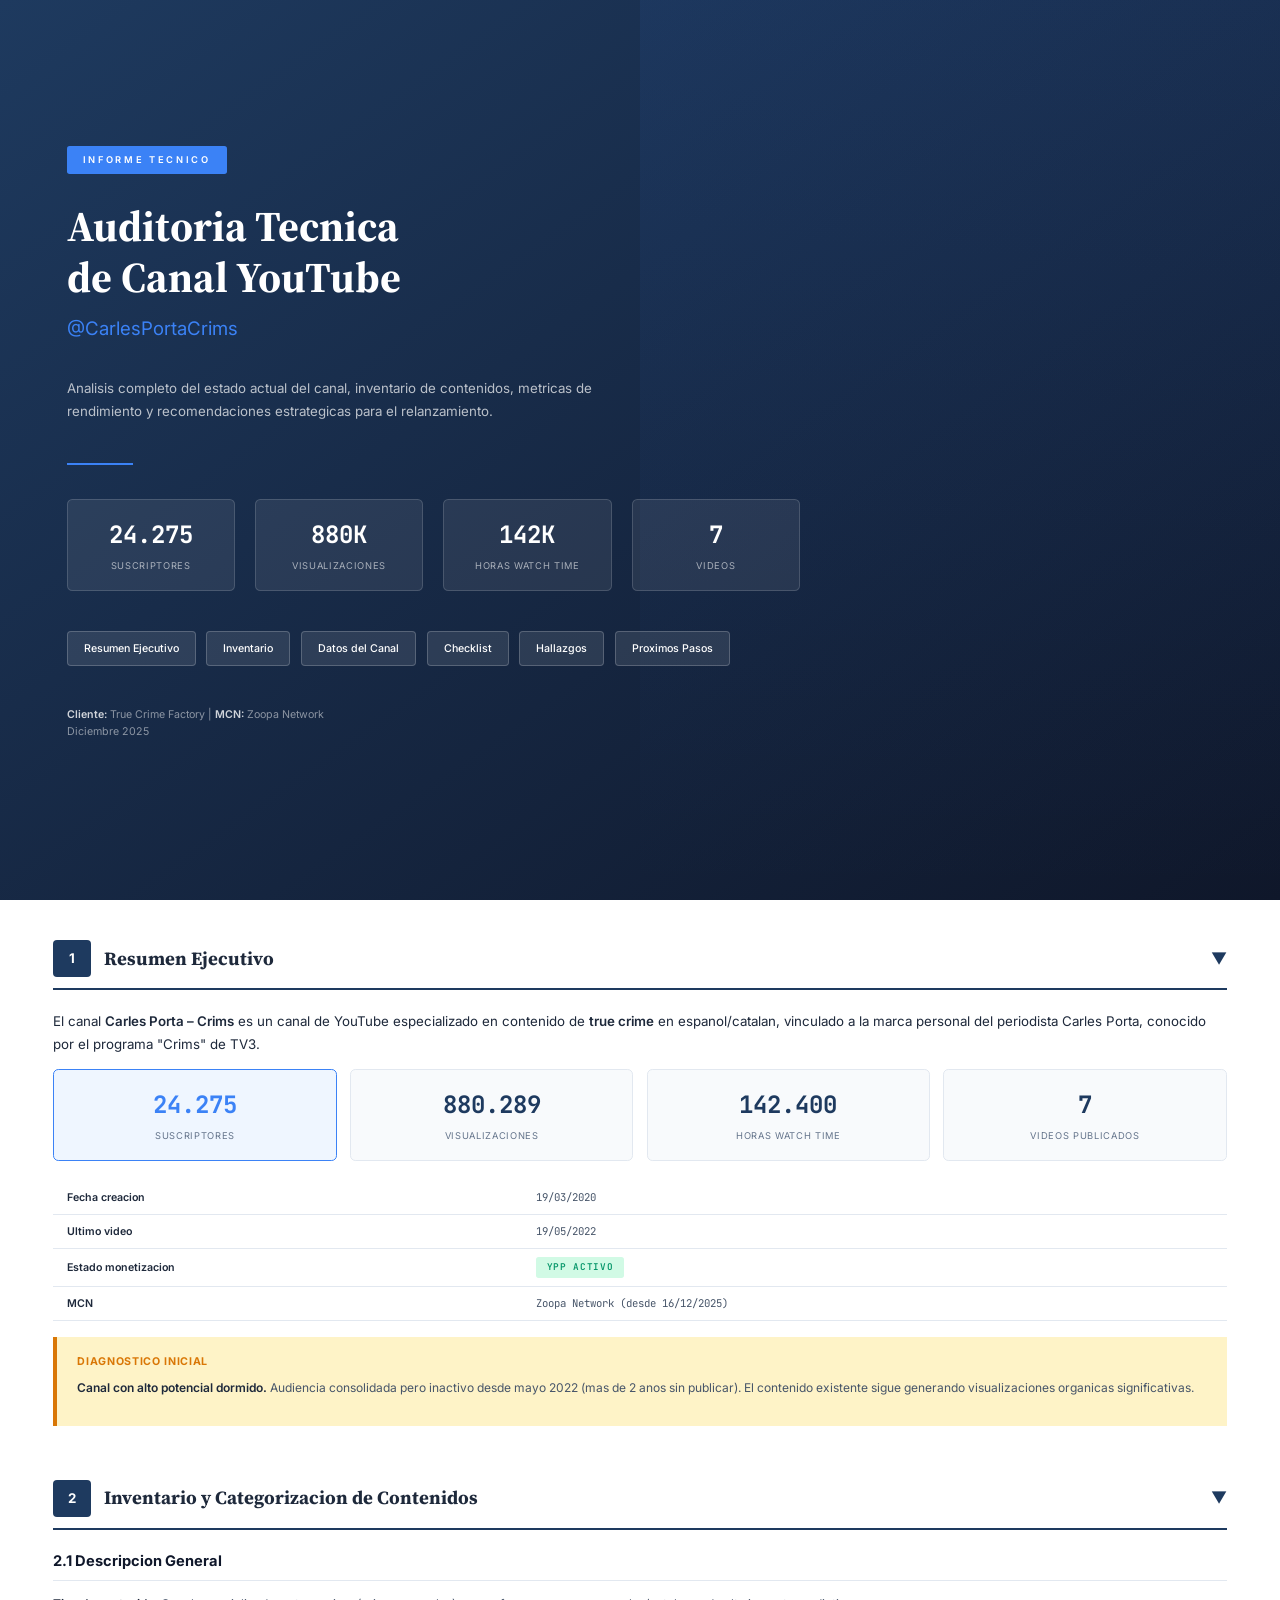
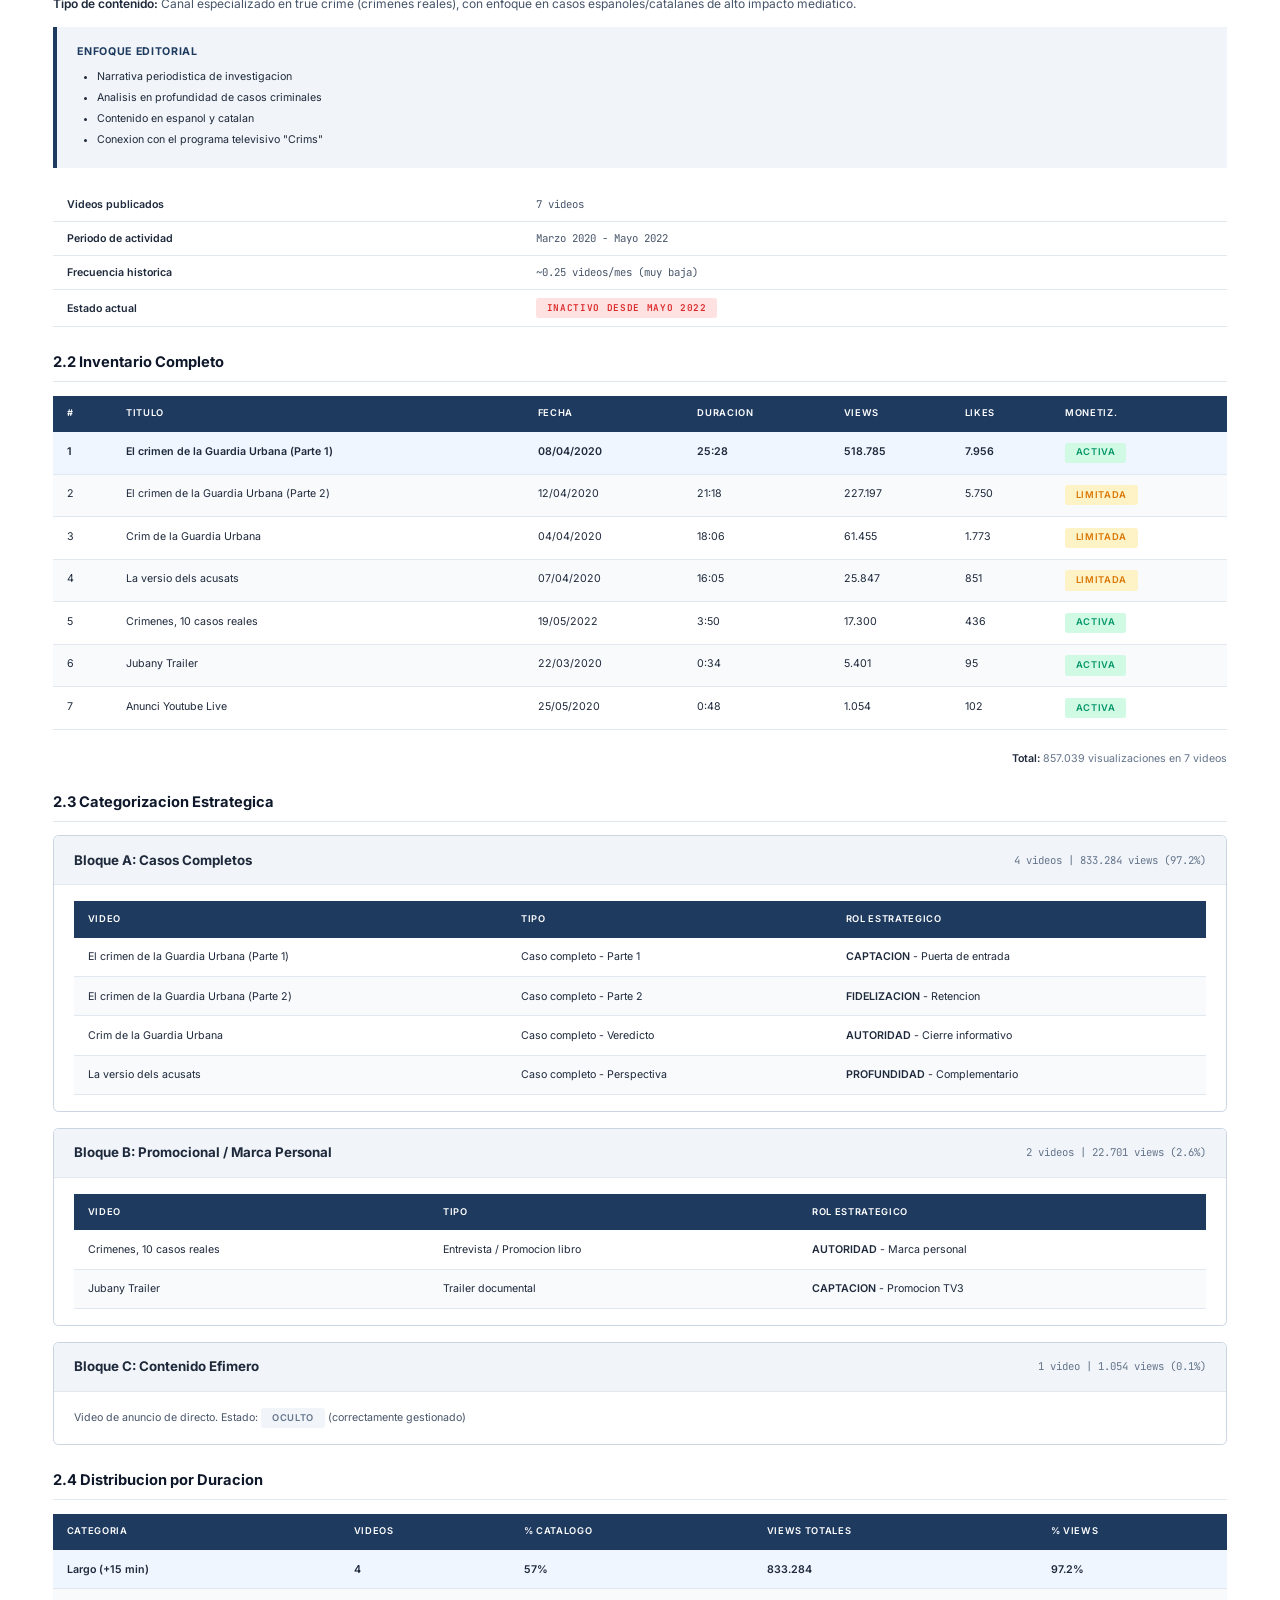
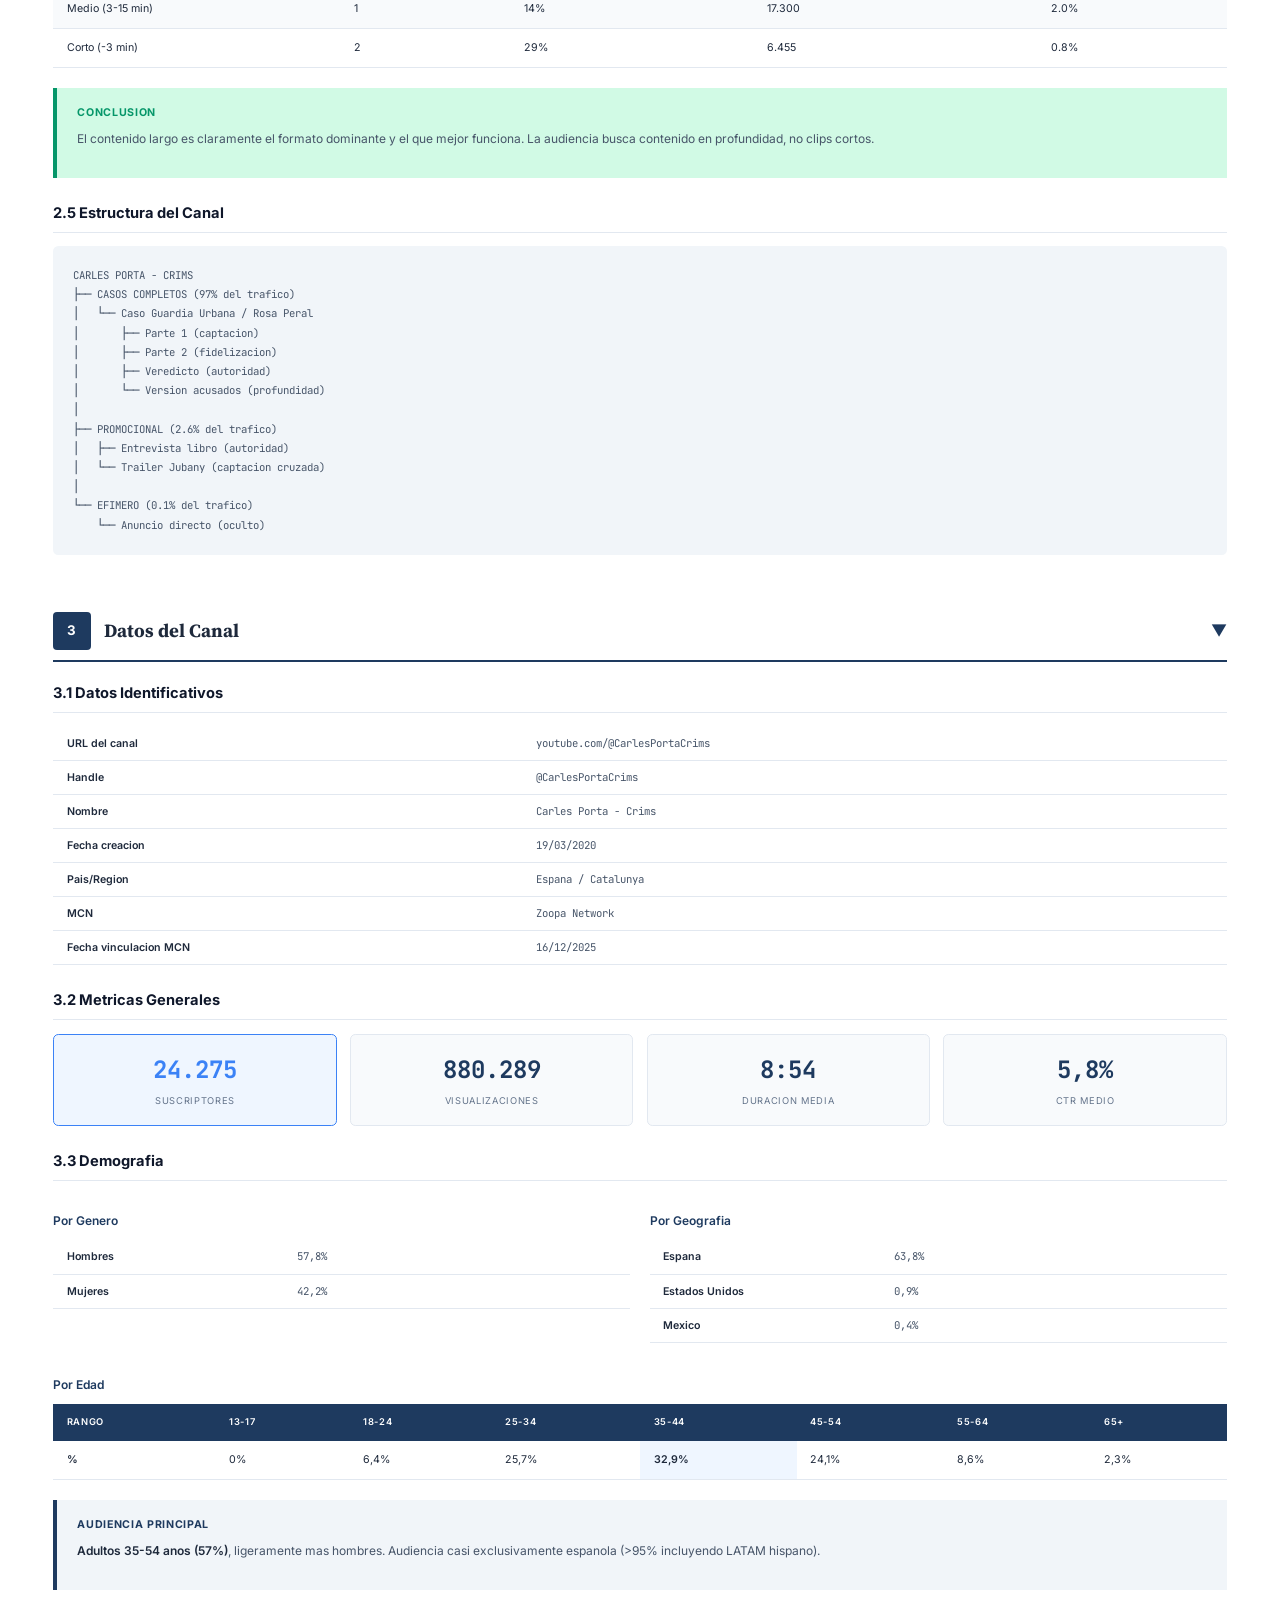
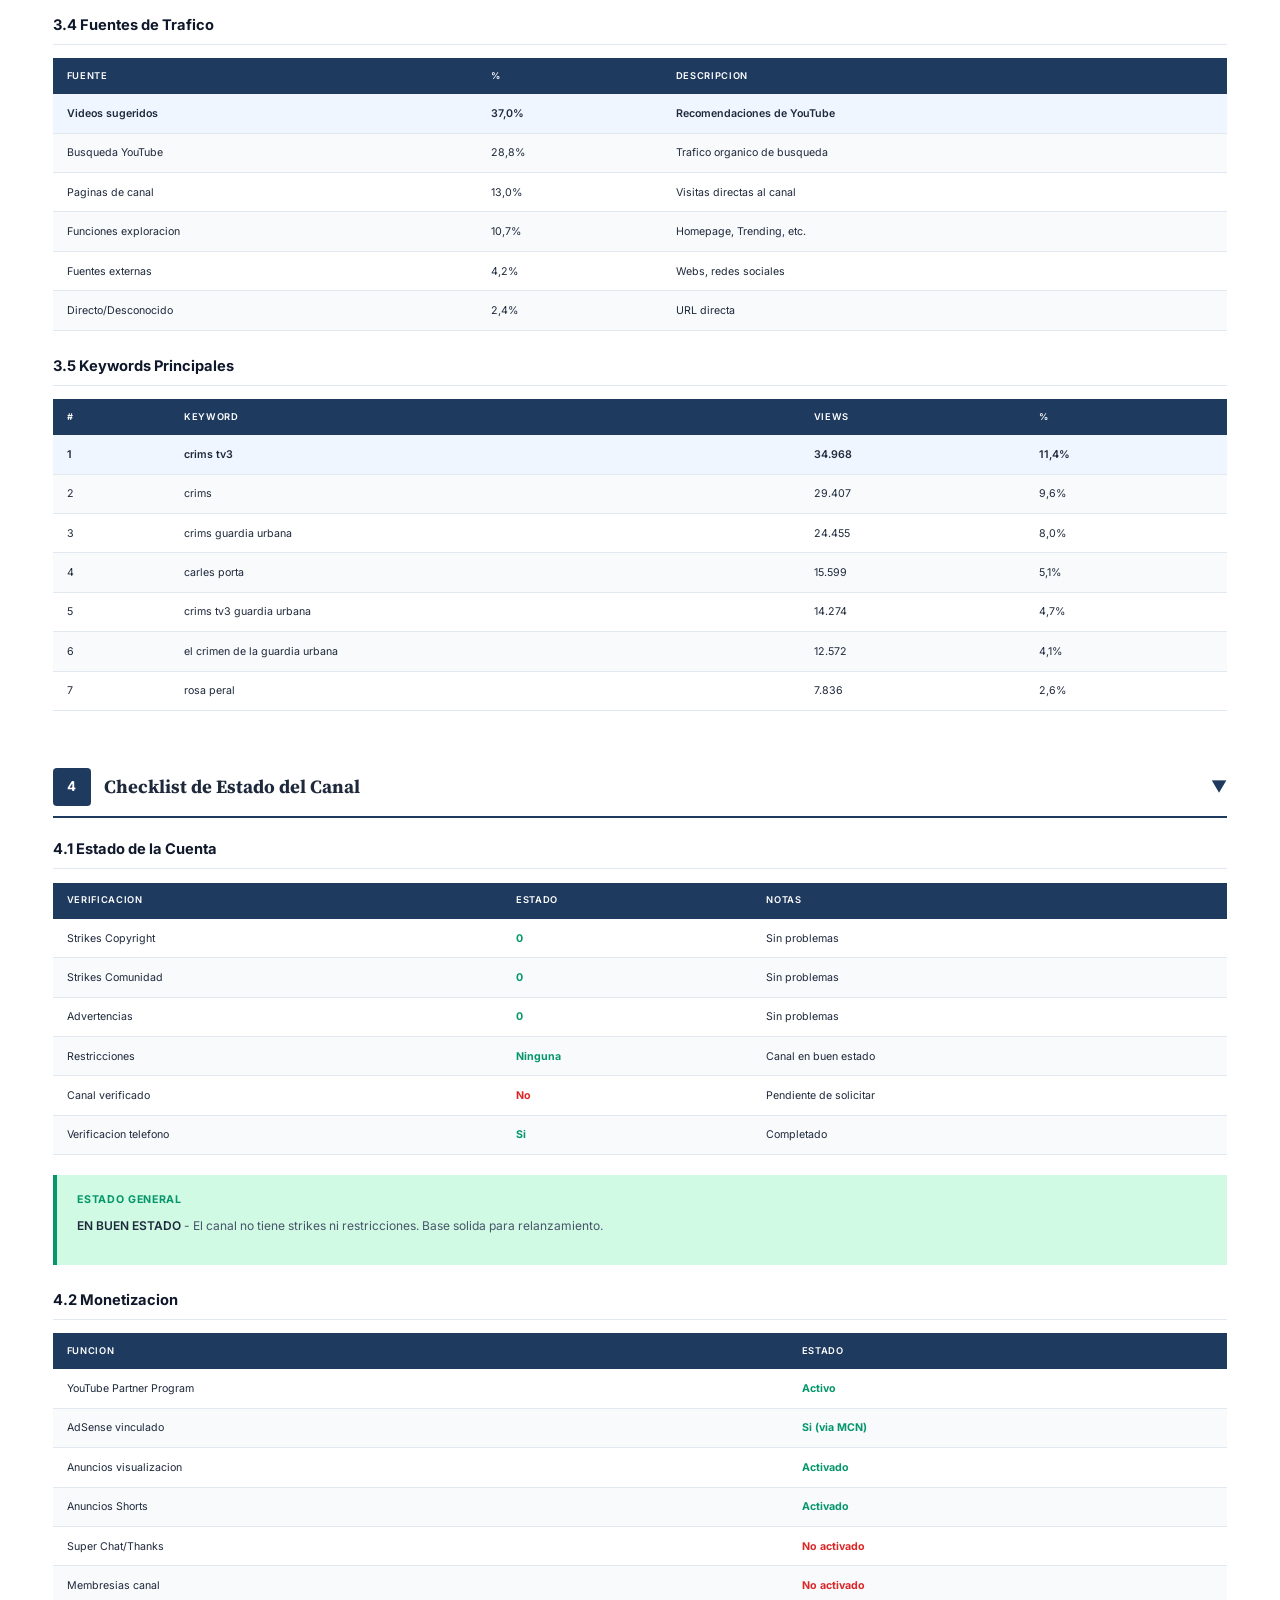
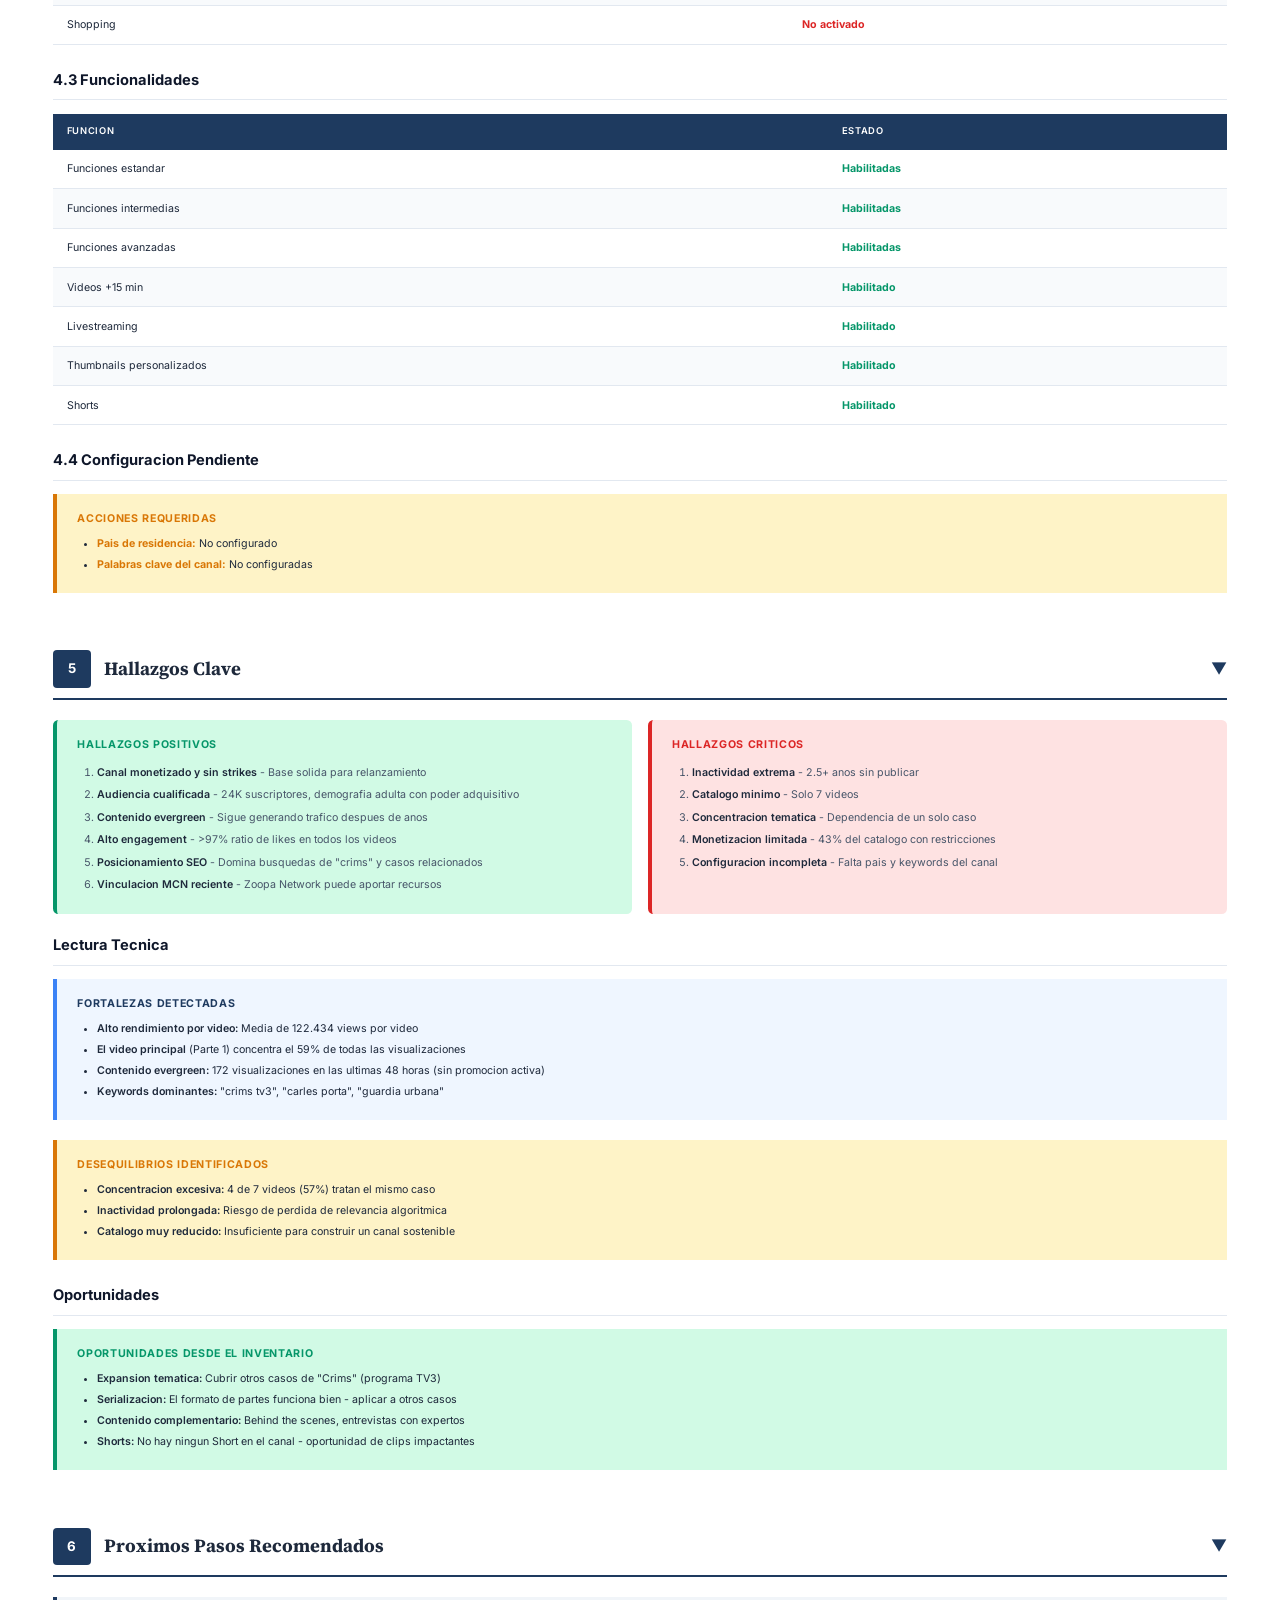
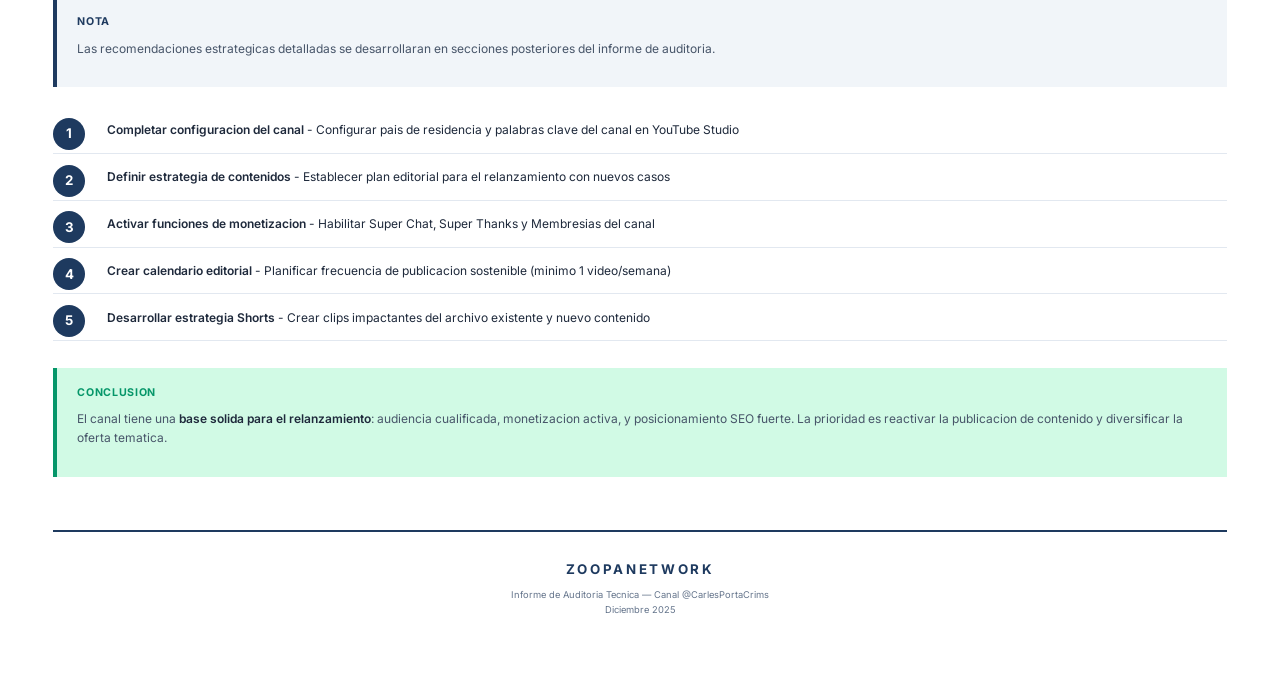
<file: INFORME_AUDITORIA_CARLESPORTACRIMS.html>
<!DOCTYPE html>
<html lang="es">
<head>
    <meta charset="UTF-8">
    <title>Auditoría Técnica | Canal Carles Porta - Crims</title>
    <style>
        @import url('https://fonts.googleapis.com/css2?family=Inter:wght@300;400;500;600;700&family=Source+Serif+Pro:wght@400;600;700&family=JetBrains+Mono:wght@400;500&display=swap');
        
        @page {
            size: A4;
            margin: 1.8cm;
        }
        
        :root {
            --primary-blue: #1e3a5f;
            --secondary-blue: #2d5a87;
            --accent-blue: #3b82f6;
            --light-blue: #dbeafe;
            --pale-blue: #eff6ff;
            --dark-blue: #0f172a;
            --navy: #1e293b;
            
            --text-primary: #1e293b;
            --text-secondary: #475569;
            --text-muted: #64748b;
            --text-light: #94a3b8;
            
            --bg-white: #ffffff;
            --bg-light: #f8fafc;
            --bg-subtle: #f1f5f9;
            --border-light: #e2e8f0;
            --border-medium: #cbd5e1;
            
            --success: #059669;
            --success-light: #d1fae5;
            --warning: #d97706;
            --warning-light: #fef3c7;
            --error: #dc2626;
            --error-light: #fee2e2;
        }
        
        * {
            margin: 0;
            padding: 0;
            box-sizing: border-box;
        }
        
        body {
            font-family: 'Inter', -apple-system, BlinkMacSystemFont, sans-serif;
            font-size: 9pt;
            line-height: 1.6;
            color: var(--text-primary);
            background: var(--bg-white);
        }
        
        /* COVER */
        .cover {
            min-height: 100vh;
            background: linear-gradient(145deg, var(--primary-blue) 0%, var(--dark-blue) 100%);
            color: white;
            display: flex;
            flex-direction: column;
            justify-content: center;
            padding: 50pt;
            position: relative;
            overflow: hidden;
        }
        
        .cover::before {
            content: '';
            position: absolute;
            top: 0;
            right: 0;
            width: 50%;
            height: 100%;
            background: linear-gradient(180deg, rgba(59,130,246,0.08) 0%, transparent 100%);
        }
        
        .cover-content {
            position: relative;
            z-index: 1;
            max-width: 550pt;
        }
        
        .cover-badge {
            display: inline-block;
            background: var(--accent-blue);
            padding: 5pt 12pt;
            font-size: 7pt;
            font-weight: 600;
            letter-spacing: 2pt;
            text-transform: uppercase;
            margin-bottom: 20pt;
            border-radius: 2pt;
        }
        
        .cover-title {
            font-family: 'Source Serif Pro', serif;
            font-size: 32pt;
            font-weight: 700;
            line-height: 1.2;
            margin-bottom: 8pt;
        }
        
        .cover-channel {
            font-size: 14pt;
            font-weight: 400;
            color: var(--accent-blue);
            margin-bottom: 25pt;
        }
        
        .cover-subtitle {
            font-size: 10pt;
            font-weight: 400;
            color: rgba(255,255,255,0.7);
            margin-bottom: 30pt;
            line-height: 1.7;
            max-width: 450pt;
        }
        
        .cover-divider {
            width: 50pt;
            height: 2pt;
            background: var(--accent-blue);
            margin-bottom: 25pt;
        }
        
        .cover-metrics {
            display: grid;
            grid-template-columns: repeat(4, 1fr);
            gap: 15pt;
            margin-bottom: 30pt;
        }
        
        .cover-metric {
            background: rgba(255,255,255,0.08);
            border: 1pt solid rgba(255,255,255,0.15);
            padding: 12pt;
            border-radius: 4pt;
            text-align: center;
        }
        
        .cover-metric-value {
            font-size: 18pt;
            font-weight: 700;
            color: white;
            font-family: 'JetBrains Mono', monospace;
        }
        
        .cover-metric-label {
            font-size: 7pt;
            color: rgba(255,255,255,0.6);
            text-transform: uppercase;
            letter-spacing: 0.5pt;
            margin-top: 4pt;
        }
        
        .cover-nav {
            display: flex;
            gap: 8pt;
            flex-wrap: wrap;
            margin-bottom: 30pt;
        }
        
        .cover-nav-item {
            background: rgba(255,255,255,0.1);
            border: 1pt solid rgba(255,255,255,0.2);
            padding: 6pt 12pt;
            font-size: 8pt;
            font-weight: 500;
            border-radius: 3pt;
            text-decoration: none;
            color: white;
            cursor: pointer;
            transition: all 0.2s ease;
        }
        
        .cover-nav-item:hover {
            background: rgba(255,255,255,0.2);
            transform: translateY(-1px);
        }
        
        .cover-meta {
            font-size: 8pt;
            color: rgba(255,255,255,0.5);
        }
        
        .cover-meta strong {
            color: rgba(255,255,255,0.8);
        }
        
        /* CONTENT */
        .content {
            padding: 30pt 40pt;
            max-width: 100%;
        }
        
        /* SECTION */
        .section {
            margin-bottom: 25pt;
            page-break-inside: avoid;
        }
        
        .section-header {
            display: flex;
            align-items: center;
            gap: 10pt;
            margin-bottom: 15pt;
            padding-bottom: 8pt;
            border-bottom: 2pt solid var(--primary-blue);
            cursor: pointer;
        }
        
        .section-number {
            background: var(--primary-blue);
            color: white;
            min-width: 28pt;
            height: 28pt;
            display: flex;
            align-items: center;
            justify-content: center;
            font-size: 10pt;
            font-weight: 700;
            border-radius: 3pt;
            flex-shrink: 0;
            font-family: 'Inter', sans-serif;
        }
        
        .section-title {
            font-family: 'Source Serif Pro', serif;
            font-size: 14pt;
            font-weight: 700;
            color: var(--text-primary);
            flex: 1;
        }
        
        .toggle-icon {
            font-size: 12pt;
            color: var(--primary-blue);
            transition: transform 0.3s ease;
            font-family: 'Inter', sans-serif;
        }
        
        .section.collapsed .toggle-icon {
            transform: rotate(-90deg);
        }
        
        .section-content {
            overflow: hidden;
            transition: max-height 0.4s ease, opacity 0.3s ease;
        }
        
        .section.collapsed .section-content {
            max-height: 0;
            opacity: 0;
        }
        
        /* SUBSECTION */
        .subsection {
            margin-bottom: 18pt;
        }
        
        .subsection-title {
            font-size: 11pt;
            font-weight: 700;
            color: var(--dark-blue);
            margin-bottom: 10pt;
            padding-bottom: 5pt;
            border-bottom: 1pt solid var(--border-light);
        }
        
        .subsection-subtitle {
            font-size: 9pt;
            font-weight: 600;
            color: var(--primary-blue);
            margin-bottom: 8pt;
            margin-top: 12pt;
        }
        
        /* TYPOGRAPHY */
        p {
            margin-bottom: 10pt;
            color: var(--text-secondary);
            font-size: 9pt;
        }
        
        p.lead {
            font-size: 10pt;
            line-height: 1.7;
            color: var(--text-primary);
        }
        
        strong {
            font-weight: 600;
            color: var(--text-primary);
        }
        
        /* TABLES */
        .data-table {
            width: 100%;
            border-collapse: collapse;
            font-size: 8pt;
            margin-bottom: 15pt;
        }
        
        .data-table th {
            background: var(--primary-blue);
            color: white;
            padding: 8pt 10pt;
            text-align: left;
            font-weight: 600;
            font-size: 7pt;
            text-transform: uppercase;
            letter-spacing: 0.5pt;
        }
        
        .data-table td {
            padding: 8pt 10pt;
            border-bottom: 1pt solid var(--border-light);
            vertical-align: top;
        }
        
        .data-table tr:nth-child(even) {
            background: var(--bg-light);
        }
        
        .data-table tr:hover {
            background: var(--pale-blue);
        }
        
        .data-table .highlight {
            background: var(--pale-blue);
            font-weight: 600;
        }
        
        /* COMPACT TABLE */
        .compact-table {
            width: 100%;
            border-collapse: collapse;
            font-size: 8pt;
            margin-bottom: 12pt;
        }
        
        .compact-table td {
            padding: 6pt 10pt;
            border-bottom: 1pt solid var(--border-light);
        }
        
        .compact-table td:first-child {
            font-weight: 600;
            color: var(--text-primary);
            width: 40%;
        }
        
        .compact-table td:last-child {
            font-family: 'JetBrains Mono', monospace;
            color: var(--text-secondary);
        }
        
        /* INFO BOXES */
        .info-box {
            background: var(--bg-subtle);
            border-left: 3pt solid var(--primary-blue);
            padding: 12pt 15pt;
            margin-bottom: 15pt;
            font-size: 8.5pt;
        }
        
        .info-box.highlight {
            background: var(--pale-blue);
            border-left-color: var(--accent-blue);
        }
        
        .info-box.success {
            background: var(--success-light);
            border-left-color: var(--success);
        }
        
        .info-box.warning {
            background: var(--warning-light);
            border-left-color: var(--warning);
        }
        
        .info-box.critical {
            background: var(--error-light);
            border-left-color: var(--error);
        }
        
        .info-box-title {
            font-size: 8pt;
            font-weight: 700;
            color: var(--primary-blue);
            text-transform: uppercase;
            letter-spacing: 0.5pt;
            margin-bottom: 6pt;
        }
        
        .info-box.success .info-box-title { color: var(--success); }
        .info-box.warning .info-box-title { color: var(--warning); }
        .info-box.critical .info-box-title { color: var(--error); }
        
        .info-box ul {
            margin: 6pt 0 0 15pt;
            font-size: 8pt;
        }
        
        .info-box li {
            margin-bottom: 3pt;
        }
        
        /* METRIC CARDS */
        .metrics-grid {
            display: grid;
            grid-template-columns: repeat(4, 1fr);
            gap: 10pt;
            margin-bottom: 15pt;
        }
        
        .metric-card {
            background: var(--bg-light);
            border: 1pt solid var(--border-light);
            padding: 12pt;
            text-align: center;
            border-radius: 4pt;
        }
        
        .metric-card.highlight {
            background: var(--pale-blue);
            border-color: var(--accent-blue);
        }
        
        .metric-value {
            font-size: 18pt;
            font-weight: 700;
            color: var(--primary-blue);
            font-family: 'JetBrains Mono', monospace;
        }
        
        .metric-card.highlight .metric-value {
            color: var(--accent-blue);
        }
        
        .metric-label {
            font-size: 7pt;
            color: var(--text-muted);
            text-transform: uppercase;
            letter-spacing: 0.5pt;
            margin-top: 4pt;
        }
        
        /* STATUS BADGES */
        .status {
            display: inline-block;
            padding: 2pt 8pt;
            font-size: 7pt;
            font-weight: 600;
            border-radius: 2pt;
            text-transform: uppercase;
            letter-spacing: 0.5pt;
        }
        
        .status.active {
            background: var(--success-light);
            color: var(--success);
        }
        
        .status.limited {
            background: var(--warning-light);
            color: var(--warning);
        }
        
        .status.inactive {
            background: var(--error-light);
            color: var(--error);
        }
        
        .status.pending {
            background: var(--bg-subtle);
            color: var(--text-muted);
        }
        
        /* CHECK ICONS */
        .check-yes {
            color: var(--success);
            font-weight: 700;
        }
        
        .check-no {
            color: var(--error);
            font-weight: 700;
        }
        
        .check-warn {
            color: var(--warning);
            font-weight: 700;
        }
        
        /* CATEGORY BLOCKS */
        .category-block {
            background: var(--bg-white);
            border: 1pt solid var(--border-medium);
            margin-bottom: 12pt;
            border-radius: 4pt;
            overflow: hidden;
        }
        
        .category-header {
            background: var(--bg-subtle);
            padding: 10pt 15pt;
            border-bottom: 1pt solid var(--border-light);
            display: flex;
            align-items: center;
            justify-content: space-between;
        }
        
        .category-title {
            font-size: 10pt;
            font-weight: 700;
            color: var(--text-primary);
        }
        
        .category-stats {
            font-size: 8pt;
            color: var(--text-muted);
            font-family: 'JetBrains Mono', monospace;
        }
        
        .category-content {
            padding: 12pt 15pt;
        }
        
        /* TREE STRUCTURE */
        .tree-structure {
            font-family: 'JetBrains Mono', monospace;
            font-size: 8pt;
            background: var(--bg-subtle);
            padding: 15pt;
            border-radius: 4pt;
            white-space: pre;
            line-height: 1.8;
            color: var(--text-secondary);
            overflow-x: auto;
        }
        
        /* FINDINGS */
        .findings-grid {
            display: grid;
            grid-template-columns: 1fr 1fr;
            gap: 12pt;
            margin-bottom: 15pt;
        }
        
        .finding-card {
            padding: 12pt 15pt;
            border-radius: 4pt;
        }
        
        .finding-card.positive {
            background: var(--success-light);
            border-left: 3pt solid var(--success);
        }
        
        .finding-card.negative {
            background: var(--error-light);
            border-left: 3pt solid var(--error);
        }
        
        .finding-title {
            font-size: 8pt;
            font-weight: 700;
            text-transform: uppercase;
            letter-spacing: 0.5pt;
            margin-bottom: 8pt;
        }
        
        .finding-card.positive .finding-title { color: var(--success); }
        .finding-card.negative .finding-title { color: var(--error); }
        
        .finding-list {
            font-size: 8pt;
            margin: 0;
            padding-left: 15pt;
        }
        
        .finding-list li {
            margin-bottom: 4pt;
            color: var(--text-secondary);
        }
        
        /* NEXT STEPS */
        .steps-list {
            counter-reset: step;
            list-style: none;
            padding: 0;
        }
        
        .steps-list li {
            counter-increment: step;
            padding: 10pt 0 10pt 40pt;
            border-bottom: 1pt solid var(--border-light);
            position: relative;
            font-size: 9pt;
        }
        
        .steps-list li::before {
            content: counter(step);
            position: absolute;
            left: 0;
            top: 8pt;
            width: 24pt;
            height: 24pt;
            background: var(--primary-blue);
            color: white;
            border-radius: 50%;
            display: flex;
            align-items: center;
            justify-content: center;
            font-size: 10pt;
            font-weight: 700;
            font-family: 'Inter', sans-serif;
        }
        
        /* FOOTER */
        .footer {
            text-align: center;
            padding: 20pt;
            border-top: 2pt solid var(--primary-blue);
            margin-top: 25pt;
        }
        
        .footer-logo {
            font-size: 10pt;
            font-weight: 700;
            color: var(--primary-blue);
            letter-spacing: 2pt;
            text-transform: uppercase;
        }
        
        .footer-meta {
            font-size: 7pt;
            color: var(--text-muted);
            margin-top: 6pt;
        }
        
        .page-break {
            page-break-after: always;
        }
        
        /* ANIMATIONS */
        .section-header {
            transition: all 0.2s ease;
        }
        
        .section-header:hover {
            background: var(--bg-light);
            margin-left: -5pt;
            padding-left: 5pt;
        }
        
        .metric-card {
            transition: all 0.2s ease;
        }
        
        .metric-card:hover {
            transform: translateY(-2px);
            box-shadow: 0 4px 12px rgba(30,58,95,0.1);
        }
        
        .data-table tbody tr {
            transition: all 0.15s ease;
        }
        
        .cover-nav-item {
            transition: all 0.2s ease;
        }
        
        html {
            scroll-behavior: smooth;
        }
        
        @media print {
            body { -webkit-print-color-adjust: exact; print-color-adjust: exact; }
            .page-break { page-break-after: always; }
            .toggle-icon { display: none; }
            .section.collapsed .section-content { max-height: none; opacity: 1; }
        }
    </style>
</head>
<body>

    <script>
        function toggleSection(header) {
            const section = header.closest('.section');
            section.classList.toggle('collapsed');
        }
        
        document.addEventListener('DOMContentLoaded', function() {
            // Smooth scroll for nav items
            document.querySelectorAll('.cover-nav-item').forEach(item => {
                item.addEventListener('click', function(e) {
                    e.preventDefault();
                    const targetId = this.getAttribute('href').substring(1);
                    const targetElement = document.getElementById(targetId);
                    if (targetElement) {
                        targetElement.scrollIntoView({ behavior: 'smooth', block: 'start' });
                        // Expand if collapsed
                        if (targetElement.classList.contains('collapsed')) {
                            targetElement.classList.remove('collapsed');
                        }
                    }
                });
            });
        });
    </script>

    <!-- COVER -->
    <div class="cover">
        <div class="cover-content">
            <div class="cover-badge">Informe Tecnico</div>
            <h1 class="cover-title">Auditoria Tecnica<br>de Canal YouTube</h1>
            <p class="cover-channel">@CarlesPortaCrims</p>
            <p class="cover-subtitle">Analisis completo del estado actual del canal, inventario de contenidos, metricas de rendimiento y recomendaciones estrategicas para el relanzamiento.</p>
            <div class="cover-divider"></div>
            
            <div class="cover-metrics">
                <div class="cover-metric">
                    <div class="cover-metric-value">24.275</div>
                    <div class="cover-metric-label">Suscriptores</div>
                </div>
                <div class="cover-metric">
                    <div class="cover-metric-value">880K</div>
                    <div class="cover-metric-label">Visualizaciones</div>
                </div>
                <div class="cover-metric">
                    <div class="cover-metric-value">142K</div>
                    <div class="cover-metric-label">Horas Watch Time</div>
                </div>
                <div class="cover-metric">
                    <div class="cover-metric-value">7</div>
                    <div class="cover-metric-label">Videos</div>
                </div>
            </div>
            
            <div class="cover-nav">
                <a href="#resumen" class="cover-nav-item">Resumen Ejecutivo</a>
                <a href="#inventario" class="cover-nav-item">Inventario</a>
                <a href="#datos" class="cover-nav-item">Datos del Canal</a>
                <a href="#checklist" class="cover-nav-item">Checklist</a>
                <a href="#hallazgos" class="cover-nav-item">Hallazgos</a>
                <a href="#pasos" class="cover-nav-item">Proximos Pasos</a>
            </div>
            
            <p class="cover-meta">
                <strong>Cliente:</strong> True Crime Factory | <strong>MCN:</strong> Zoopa Network<br>
                Diciembre 2025
            </p>
        </div>
    </div>

    <div class="page-break"></div>

    <!-- CONTENT -->
    <div class="content">

        <!-- 1. RESUMEN EJECUTIVO -->
        <div class="section" id="resumen">
            <div class="section-header" onclick="toggleSection(this)">
                <div class="section-number">1</div>
                <h2 class="section-title">Resumen Ejecutivo</h2>
                <span class="toggle-icon">▼</span>
            </div>
            <div class="section-content">
                <p class="lead">El canal <strong>Carles Porta – Crims</strong> es un canal de YouTube especializado en contenido de <strong>true crime</strong> en espanol/catalan, vinculado a la marca personal del periodista Carles Porta, conocido por el programa "Crims" de TV3.</p>

                <div class="metrics-grid">
                    <div class="metric-card highlight">
                        <div class="metric-value">24.275</div>
                        <div class="metric-label">Suscriptores</div>
                    </div>
                    <div class="metric-card">
                        <div class="metric-value">880.289</div>
                        <div class="metric-label">Visualizaciones</div>
                    </div>
                    <div class="metric-card">
                        <div class="metric-value">142.400</div>
                        <div class="metric-label">Horas Watch Time</div>
                    </div>
                    <div class="metric-card">
                        <div class="metric-value">7</div>
                        <div class="metric-label">Videos Publicados</div>
                    </div>
                </div>

                <table class="compact-table">
                    <tr>
                        <td>Fecha creacion</td>
                        <td>19/03/2020</td>
                    </tr>
                    <tr>
                        <td>Ultimo video</td>
                        <td>19/05/2022</td>
                    </tr>
                    <tr>
                        <td>Estado monetizacion</td>
                        <td><span class="status active">YPP Activo</span></td>
                    </tr>
                    <tr>
                        <td>MCN</td>
                        <td>Zoopa Network (desde 16/12/2025)</td>
                    </tr>
                </table>

                <div class="info-box warning">
                    <div class="info-box-title">Diagnostico Inicial</div>
                    <p><strong>Canal con alto potencial dormido.</strong> Audiencia consolidada pero inactivo desde mayo 2022 (mas de 2 anos sin publicar). El contenido existente sigue generando visualizaciones organicas significativas.</p>
                </div>
            </div>
        </div>

        <!-- 2. INVENTARIO Y CATEGORIZACION -->
        <div class="section" id="inventario">
            <div class="section-header" onclick="toggleSection(this)">
                <div class="section-number">2</div>
                <h2 class="section-title">Inventario y Categorizacion de Contenidos</h2>
                <span class="toggle-icon">▼</span>
            </div>
            <div class="section-content">
                
                <div class="subsection">
                    <div class="subsection-title">2.1 Descripcion General</div>
                    
                    <p><strong>Tipo de contenido:</strong> Canal especializado en true crime (crimenes reales), con enfoque en casos espanoles/catalanes de alto impacto mediatico.</p>
                    
                    <div class="info-box">
                        <div class="info-box-title">Enfoque Editorial</div>
                        <ul>
                            <li>Narrativa periodistica de investigacion</li>
                            <li>Analisis en profundidad de casos criminales</li>
                            <li>Contenido en espanol y catalan</li>
                            <li>Conexion con el programa televisivo "Crims"</li>
                        </ul>
                    </div>

                    <table class="compact-table">
                        <tr>
                            <td>Videos publicados</td>
                            <td>7 videos</td>
                        </tr>
                        <tr>
                            <td>Periodo de actividad</td>
                            <td>Marzo 2020 - Mayo 2022</td>
                        </tr>
                        <tr>
                            <td>Frecuencia historica</td>
                            <td>~0.25 videos/mes (muy baja)</td>
                        </tr>
                        <tr>
                            <td>Estado actual</td>
                            <td><span class="status inactive">Inactivo desde Mayo 2022</span></td>
                        </tr>
                    </table>
                </div>

                <div class="subsection">
                    <div class="subsection-title">2.2 Inventario Completo</div>
                    
                    <table class="data-table">
                        <thead>
                            <tr>
                                <th>#</th>
                                <th>Titulo</th>
                                <th>Fecha</th>
                                <th>Duracion</th>
                                <th>Views</th>
                                <th>Likes</th>
                                <th>Monetiz.</th>
                            </tr>
                        </thead>
                        <tbody>
                            <tr class="highlight">
                                <td>1</td>
                                <td>El crimen de la Guardia Urbana (Parte 1)</td>
                                <td>08/04/2020</td>
                                <td>25:28</td>
                                <td>518.785</td>
                                <td>7.956</td>
                                <td><span class="status active">Activa</span></td>
                            </tr>
                            <tr>
                                <td>2</td>
                                <td>El crimen de la Guardia Urbana (Parte 2)</td>
                                <td>12/04/2020</td>
                                <td>21:18</td>
                                <td>227.197</td>
                                <td>5.750</td>
                                <td><span class="status limited">Limitada</span></td>
                            </tr>
                            <tr>
                                <td>3</td>
                                <td>Crim de la Guardia Urbana</td>
                                <td>04/04/2020</td>
                                <td>18:06</td>
                                <td>61.455</td>
                                <td>1.773</td>
                                <td><span class="status limited">Limitada</span></td>
                            </tr>
                            <tr>
                                <td>4</td>
                                <td>La versio dels acusats</td>
                                <td>07/04/2020</td>
                                <td>16:05</td>
                                <td>25.847</td>
                                <td>851</td>
                                <td><span class="status limited">Limitada</span></td>
                            </tr>
                            <tr>
                                <td>5</td>
                                <td>Crimenes, 10 casos reales</td>
                                <td>19/05/2022</td>
                                <td>3:50</td>
                                <td>17.300</td>
                                <td>436</td>
                                <td><span class="status active">Activa</span></td>
                            </tr>
                            <tr>
                                <td>6</td>
                                <td>Jubany Trailer</td>
                                <td>22/03/2020</td>
                                <td>0:34</td>
                                <td>5.401</td>
                                <td>95</td>
                                <td><span class="status active">Activa</span></td>
                            </tr>
                            <tr>
                                <td>7</td>
                                <td>Anunci Youtube Live</td>
                                <td>25/05/2020</td>
                                <td>0:48</td>
                                <td>1.054</td>
                                <td>102</td>
                                <td><span class="status active">Activa</span></td>
                            </tr>
                        </tbody>
                    </table>
                    
                    <p style="text-align: right; font-size: 8pt; color: var(--text-muted);"><strong>Total:</strong> 857.039 visualizaciones en 7 videos</p>
                </div>

                <div class="page-break"></div>

                <div class="subsection">
                    <div class="subsection-title">2.3 Categorizacion Estrategica</div>
                    
                    <!-- BLOQUE A -->
                    <div class="category-block">
                        <div class="category-header">
                            <div class="category-title">Bloque A: Casos Completos</div>
                            <div class="category-stats">4 videos | 833.284 views (97.2%)</div>
                        </div>
                        <div class="category-content">
                            <table class="data-table" style="margin-bottom: 0;">
                                <thead>
                                    <tr>
                                        <th>Video</th>
                                        <th>Tipo</th>
                                        <th>Rol Estrategico</th>
                                    </tr>
                                </thead>
                                <tbody>
                                    <tr>
                                        <td>El crimen de la Guardia Urbana (Parte 1)</td>
                                        <td>Caso completo - Parte 1</td>
                                        <td><strong>CAPTACION</strong> - Puerta de entrada</td>
                                    </tr>
                                    <tr>
                                        <td>El crimen de la Guardia Urbana (Parte 2)</td>
                                        <td>Caso completo - Parte 2</td>
                                        <td><strong>FIDELIZACION</strong> - Retencion</td>
                                    </tr>
                                    <tr>
                                        <td>Crim de la Guardia Urbana</td>
                                        <td>Caso completo - Veredicto</td>
                                        <td><strong>AUTORIDAD</strong> - Cierre informativo</td>
                                    </tr>
                                    <tr>
                                        <td>La versio dels acusats</td>
                                        <td>Caso completo - Perspectiva</td>
                                        <td><strong>PROFUNDIDAD</strong> - Complementario</td>
                                    </tr>
                                </tbody>
                            </table>
                        </div>
                    </div>

                    <!-- BLOQUE B -->
                    <div class="category-block">
                        <div class="category-header">
                            <div class="category-title">Bloque B: Promocional / Marca Personal</div>
                            <div class="category-stats">2 videos | 22.701 views (2.6%)</div>
                        </div>
                        <div class="category-content">
                            <table class="data-table" style="margin-bottom: 0;">
                                <thead>
                                    <tr>
                                        <th>Video</th>
                                        <th>Tipo</th>
                                        <th>Rol Estrategico</th>
                                    </tr>
                                </thead>
                                <tbody>
                                    <tr>
                                        <td>Crimenes, 10 casos reales</td>
                                        <td>Entrevista / Promocion libro</td>
                                        <td><strong>AUTORIDAD</strong> - Marca personal</td>
                                    </tr>
                                    <tr>
                                        <td>Jubany Trailer</td>
                                        <td>Trailer documental</td>
                                        <td><strong>CAPTACION</strong> - Promocion TV3</td>
                                    </tr>
                                </tbody>
                            </table>
                        </div>
                    </div>

                    <!-- BLOQUE C -->
                    <div class="category-block">
                        <div class="category-header">
                            <div class="category-title">Bloque C: Contenido Efimero</div>
                            <div class="category-stats">1 video | 1.054 views (0.1%)</div>
                        </div>
                        <div class="category-content">
                            <p style="margin: 0; font-size: 8pt;">Video de anuncio de directo. Estado: <span class="status pending">Oculto</span> (correctamente gestionado)</p>
                        </div>
                    </div>
                </div>

                <div class="subsection">
                    <div class="subsection-title">2.4 Distribucion por Duracion</div>
                    
                    <table class="data-table">
                        <thead>
                            <tr>
                                <th>Categoria</th>
                                <th>Videos</th>
                                <th>% Catalogo</th>
                                <th>Views Totales</th>
                                <th>% Views</th>
                            </tr>
                        </thead>
                        <tbody>
                            <tr class="highlight">
                                <td><strong>Largo (+15 min)</strong></td>
                                <td>4</td>
                                <td>57%</td>
                                <td>833.284</td>
                                <td>97.2%</td>
                            </tr>
                            <tr>
                                <td>Medio (3-15 min)</td>
                                <td>1</td>
                                <td>14%</td>
                                <td>17.300</td>
                                <td>2.0%</td>
                            </tr>
                            <tr>
                                <td>Corto (-3 min)</td>
                                <td>2</td>
                                <td>29%</td>
                                <td>6.455</td>
                                <td>0.8%</td>
                            </tr>
                        </tbody>
                    </table>

                    <div class="info-box success">
                        <div class="info-box-title">Conclusion</div>
                        <p>El contenido largo es claramente el formato dominante y el que mejor funciona. La audiencia busca contenido en profundidad, no clips cortos.</p>
                    </div>
                </div>

                <div class="subsection">
                    <div class="subsection-title">2.5 Estructura del Canal</div>
                    
                    <div class="tree-structure">CARLES PORTA - CRIMS
├── CASOS COMPLETOS (97% del trafico)
│   └── Caso Guardia Urbana / Rosa Peral
│       ├── Parte 1 (captacion)
│       ├── Parte 2 (fidelizacion)
│       ├── Veredicto (autoridad)
│       └── Version acusados (profundidad)
│
├── PROMOCIONAL (2.6% del trafico)
│   ├── Entrevista libro (autoridad)
│   └── Trailer Jubany (captacion cruzada)
│
└── EFIMERO (0.1% del trafico)
    └── Anuncio directo (oculto)</div>
                </div>
            </div>
        </div>

        <div class="page-break"></div>

        <!-- 3. DATOS DEL CANAL -->
        <div class="section" id="datos">
            <div class="section-header" onclick="toggleSection(this)">
                <div class="section-number">3</div>
                <h2 class="section-title">Datos del Canal</h2>
                <span class="toggle-icon">▼</span>
            </div>
            <div class="section-content">
                
                <div class="subsection">
                    <div class="subsection-title">3.1 Datos Identificativos</div>
                    
                    <table class="compact-table">
                        <tr>
                            <td>URL del canal</td>
                            <td>youtube.com/@CarlesPortaCrims</td>
                        </tr>
                        <tr>
                            <td>Handle</td>
                            <td>@CarlesPortaCrims</td>
                        </tr>
                        <tr>
                            <td>Nombre</td>
                            <td>Carles Porta - Crims</td>
                        </tr>
                        <tr>
                            <td>Fecha creacion</td>
                            <td>19/03/2020</td>
                        </tr>
                        <tr>
                            <td>Pais/Region</td>
                            <td>Espana / Catalunya</td>
                        </tr>
                        <tr>
                            <td>MCN</td>
                            <td>Zoopa Network</td>
                        </tr>
                        <tr>
                            <td>Fecha vinculacion MCN</td>
                            <td>16/12/2025</td>
                        </tr>
                    </table>
                </div>

                <div class="subsection">
                    <div class="subsection-title">3.2 Metricas Generales</div>
                    
                    <div class="metrics-grid">
                        <div class="metric-card highlight">
                            <div class="metric-value">24.275</div>
                            <div class="metric-label">Suscriptores</div>
                        </div>
                        <div class="metric-card">
                            <div class="metric-value">880.289</div>
                            <div class="metric-label">Visualizaciones</div>
                        </div>
                        <div class="metric-card">
                            <div class="metric-value">8:54</div>
                            <div class="metric-label">Duracion Media</div>
                        </div>
                        <div class="metric-card">
                            <div class="metric-value">5,8%</div>
                            <div class="metric-label">CTR Medio</div>
                        </div>
                    </div>
                </div>

                <div class="subsection">
                    <div class="subsection-title">3.3 Demografia</div>
                    
                    <div style="display: grid; grid-template-columns: 1fr 1fr; gap: 15pt;">
                        <div>
                            <div class="subsection-subtitle">Por Genero</div>
                            <table class="compact-table">
                                <tr>
                                    <td>Hombres</td>
                                    <td>57,8%</td>
                                </tr>
                                <tr>
                                    <td>Mujeres</td>
                                    <td>42,2%</td>
                                </tr>
                            </table>
                        </div>
                        <div>
                            <div class="subsection-subtitle">Por Geografia</div>
                            <table class="compact-table">
                                <tr>
                                    <td>Espana</td>
                                    <td>63,8%</td>
                                </tr>
                                <tr>
                                    <td>Estados Unidos</td>
                                    <td>0,9%</td>
                                </tr>
                                <tr>
                                    <td>Mexico</td>
                                    <td>0,4%</td>
                                </tr>
                            </table>
                        </div>
                    </div>

                    <div class="subsection-subtitle">Por Edad</div>
                    <table class="data-table">
                        <thead>
                            <tr>
                                <th>Rango</th>
                                <th>13-17</th>
                                <th>18-24</th>
                                <th>25-34</th>
                                <th>35-44</th>
                                <th>45-54</th>
                                <th>55-64</th>
                                <th>65+</th>
                            </tr>
                        </thead>
                        <tbody>
                            <tr>
                                <td><strong>%</strong></td>
                                <td>0%</td>
                                <td>6,4%</td>
                                <td>25,7%</td>
                                <td class="highlight"><strong>32,9%</strong></td>
                                <td>24,1%</td>
                                <td>8,6%</td>
                                <td>2,3%</td>
                            </tr>
                        </tbody>
                    </table>

                    <div class="info-box">
                        <div class="info-box-title">Audiencia Principal</div>
                        <p><strong>Adultos 35-54 anos (57%)</strong>, ligeramente mas hombres. Audiencia casi exclusivamente espanola (>95% incluyendo LATAM hispano).</p>
                    </div>
                </div>

                <div class="subsection">
                    <div class="subsection-title">3.4 Fuentes de Trafico</div>
                    
                    <table class="data-table">
                        <thead>
                            <tr>
                                <th>Fuente</th>
                                <th>%</th>
                                <th>Descripcion</th>
                            </tr>
                        </thead>
                        <tbody>
                            <tr class="highlight">
                                <td><strong>Videos sugeridos</strong></td>
                                <td>37,0%</td>
                                <td>Recomendaciones de YouTube</td>
                            </tr>
                            <tr>
                                <td>Busqueda YouTube</td>
                                <td>28,8%</td>
                                <td>Trafico organico de busqueda</td>
                            </tr>
                            <tr>
                                <td>Paginas de canal</td>
                                <td>13,0%</td>
                                <td>Visitas directas al canal</td>
                            </tr>
                            <tr>
                                <td>Funciones exploracion</td>
                                <td>10,7%</td>
                                <td>Homepage, Trending, etc.</td>
                            </tr>
                            <tr>
                                <td>Fuentes externas</td>
                                <td>4,2%</td>
                                <td>Webs, redes sociales</td>
                            </tr>
                            <tr>
                                <td>Directo/Desconocido</td>
                                <td>2,4%</td>
                                <td>URL directa</td>
                            </tr>
                        </tbody>
                    </table>
                </div>

                <div class="subsection">
                    <div class="subsection-title">3.5 Keywords Principales</div>
                    
                    <table class="data-table">
                        <thead>
                            <tr>
                                <th>#</th>
                                <th>Keyword</th>
                                <th>Views</th>
                                <th>%</th>
                            </tr>
                        </thead>
                        <tbody>
                            <tr class="highlight">
                                <td>1</td>
                                <td><strong>crims tv3</strong></td>
                                <td>34.968</td>
                                <td>11,4%</td>
                            </tr>
                            <tr>
                                <td>2</td>
                                <td>crims</td>
                                <td>29.407</td>
                                <td>9,6%</td>
                            </tr>
                            <tr>
                                <td>3</td>
                                <td>crims guardia urbana</td>
                                <td>24.455</td>
                                <td>8,0%</td>
                            </tr>
                            <tr>
                                <td>4</td>
                                <td>carles porta</td>
                                <td>15.599</td>
                                <td>5,1%</td>
                            </tr>
                            <tr>
                                <td>5</td>
                                <td>crims tv3 guardia urbana</td>
                                <td>14.274</td>
                                <td>4,7%</td>
                            </tr>
                            <tr>
                                <td>6</td>
                                <td>el crimen de la guardia urbana</td>
                                <td>12.572</td>
                                <td>4,1%</td>
                            </tr>
                            <tr>
                                <td>7</td>
                                <td>rosa peral</td>
                                <td>7.836</td>
                                <td>2,6%</td>
                            </tr>
                        </tbody>
                    </table>
                </div>
            </div>
        </div>

        <div class="page-break"></div>

        <!-- 4. CHECKLIST -->
        <div class="section" id="checklist">
            <div class="section-header" onclick="toggleSection(this)">
                <div class="section-number">4</div>
                <h2 class="section-title">Checklist de Estado del Canal</h2>
                <span class="toggle-icon">▼</span>
            </div>
            <div class="section-content">
                
                <div class="subsection">
                    <div class="subsection-title">4.1 Estado de la Cuenta</div>
                    
                    <table class="data-table">
                        <thead>
                            <tr>
                                <th>Verificacion</th>
                                <th>Estado</th>
                                <th>Notas</th>
                            </tr>
                        </thead>
                        <tbody>
                            <tr>
                                <td>Strikes Copyright</td>
                                <td><span class="check-yes">0</span></td>
                                <td>Sin problemas</td>
                            </tr>
                            <tr>
                                <td>Strikes Comunidad</td>
                                <td><span class="check-yes">0</span></td>
                                <td>Sin problemas</td>
                            </tr>
                            <tr>
                                <td>Advertencias</td>
                                <td><span class="check-yes">0</span></td>
                                <td>Sin problemas</td>
                            </tr>
                            <tr>
                                <td>Restricciones</td>
                                <td><span class="check-yes">Ninguna</span></td>
                                <td>Canal en buen estado</td>
                            </tr>
                            <tr>
                                <td>Canal verificado</td>
                                <td><span class="check-no">No</span></td>
                                <td>Pendiente de solicitar</td>
                            </tr>
                            <tr>
                                <td>Verificacion telefono</td>
                                <td><span class="check-yes">Si</span></td>
                                <td>Completado</td>
                            </tr>
                        </tbody>
                    </table>

                    <div class="info-box success">
                        <div class="info-box-title">Estado General</div>
                        <p><strong>EN BUEN ESTADO</strong> - El canal no tiene strikes ni restricciones. Base solida para relanzamiento.</p>
                    </div>
                </div>

                <div class="subsection">
                    <div class="subsection-title">4.2 Monetizacion</div>
                    
                    <table class="data-table">
                        <thead>
                            <tr>
                                <th>Funcion</th>
                                <th>Estado</th>
                            </tr>
                        </thead>
                        <tbody>
                            <tr>
                                <td>YouTube Partner Program</td>
                                <td><span class="check-yes">Activo</span></td>
                            </tr>
                            <tr>
                                <td>AdSense vinculado</td>
                                <td><span class="check-yes">Si (via MCN)</span></td>
                            </tr>
                            <tr>
                                <td>Anuncios visualizacion</td>
                                <td><span class="check-yes">Activado</span></td>
                            </tr>
                            <tr>
                                <td>Anuncios Shorts</td>
                                <td><span class="check-yes">Activado</span></td>
                            </tr>
                            <tr>
                                <td>Super Chat/Thanks</td>
                                <td><span class="check-no">No activado</span></td>
                            </tr>
                            <tr>
                                <td>Membresias canal</td>
                                <td><span class="check-no">No activado</span></td>
                            </tr>
                            <tr>
                                <td>Shopping</td>
                                <td><span class="check-no">No activado</span></td>
                            </tr>
                        </tbody>
                    </table>
                </div>

                <div class="subsection">
                    <div class="subsection-title">4.3 Funcionalidades</div>
                    
                    <table class="data-table">
                        <thead>
                            <tr>
                                <th>Funcion</th>
                                <th>Estado</th>
                            </tr>
                        </thead>
                        <tbody>
                            <tr>
                                <td>Funciones estandar</td>
                                <td><span class="check-yes">Habilitadas</span></td>
                            </tr>
                            <tr>
                                <td>Funciones intermedias</td>
                                <td><span class="check-yes">Habilitadas</span></td>
                            </tr>
                            <tr>
                                <td>Funciones avanzadas</td>
                                <td><span class="check-yes">Habilitadas</span></td>
                            </tr>
                            <tr>
                                <td>Videos +15 min</td>
                                <td><span class="check-yes">Habilitado</span></td>
                            </tr>
                            <tr>
                                <td>Livestreaming</td>
                                <td><span class="check-yes">Habilitado</span></td>
                            </tr>
                            <tr>
                                <td>Thumbnails personalizados</td>
                                <td><span class="check-yes">Habilitado</span></td>
                            </tr>
                            <tr>
                                <td>Shorts</td>
                                <td><span class="check-yes">Habilitado</span></td>
                            </tr>
                        </tbody>
                    </table>
                </div>

                <div class="subsection">
                    <div class="subsection-title">4.4 Configuracion Pendiente</div>
                    
                    <div class="info-box warning">
                        <div class="info-box-title">Acciones Requeridas</div>
                        <ul>
                            <li><span class="check-warn">Pais de residencia:</span> No configurado</li>
                            <li><span class="check-warn">Palabras clave del canal:</span> No configuradas</li>
                        </ul>
                    </div>
                </div>
            </div>
        </div>

        <!-- 5. HALLAZGOS -->
        <div class="section" id="hallazgos">
            <div class="section-header" onclick="toggleSection(this)">
                <div class="section-number">5</div>
                <h2 class="section-title">Hallazgos Clave</h2>
                <span class="toggle-icon">▼</span>
            </div>
            <div class="section-content">
                
                <div class="findings-grid">
                    <div class="finding-card positive">
                        <div class="finding-title">Hallazgos Positivos</div>
                        <ol class="finding-list">
                            <li><strong>Canal monetizado y sin strikes</strong> - Base solida para relanzamiento</li>
                            <li><strong>Audiencia cualificada</strong> - 24K suscriptores, demografia adulta con poder adquisitivo</li>
                            <li><strong>Contenido evergreen</strong> - Sigue generando trafico despues de anos</li>
                            <li><strong>Alto engagement</strong> - >97% ratio de likes en todos los videos</li>
                            <li><strong>Posicionamiento SEO</strong> - Domina busquedas de "crims" y casos relacionados</li>
                            <li><strong>Vinculacion MCN reciente</strong> - Zoopa Network puede aportar recursos</li>
                        </ol>
                    </div>
                    
                    <div class="finding-card negative">
                        <div class="finding-title">Hallazgos Criticos</div>
                        <ol class="finding-list">
                            <li><strong>Inactividad extrema</strong> - 2.5+ anos sin publicar</li>
                            <li><strong>Catalogo minimo</strong> - Solo 7 videos</li>
                            <li><strong>Concentracion tematica</strong> - Dependencia de un solo caso</li>
                            <li><strong>Monetizacion limitada</strong> - 43% del catalogo con restricciones</li>
                            <li><strong>Configuracion incompleta</strong> - Falta pais y keywords del canal</li>
                        </ol>
                    </div>
                </div>

                <div class="subsection">
                    <div class="subsection-title">Lectura Tecnica</div>
                    
                    <div class="info-box highlight">
                        <div class="info-box-title">Fortalezas Detectadas</div>
                        <ul>
                            <li><strong>Alto rendimiento por video:</strong> Media de 122.434 views por video</li>
                            <li><strong>El video principal</strong> (Parte 1) concentra el 59% de todas las visualizaciones</li>
                            <li><strong>Contenido evergreen:</strong> 172 visualizaciones en las ultimas 48 horas (sin promocion activa)</li>
                            <li><strong>Keywords dominantes:</strong> "crims tv3", "carles porta", "guardia urbana"</li>
                        </ul>
                    </div>

                    <div class="info-box warning">
                        <div class="info-box-title">Desequilibrios Identificados</div>
                        <ul>
                            <li><strong>Concentracion excesiva:</strong> 4 de 7 videos (57%) tratan el mismo caso</li>
                            <li><strong>Inactividad prolongada:</strong> Riesgo de perdida de relevancia algoritmica</li>
                            <li><strong>Catalogo muy reducido:</strong> Insuficiente para construir un canal sostenible</li>
                        </ul>
                    </div>
                </div>

                <div class="subsection">
                    <div class="subsection-title">Oportunidades</div>
                    
                    <div class="info-box success">
                        <div class="info-box-title">Oportunidades desde el Inventario</div>
                        <ul>
                            <li><strong>Expansion tematica:</strong> Cubrir otros casos de "Crims" (programa TV3)</li>
                            <li><strong>Serializacion:</strong> El formato de partes funciona bien - aplicar a otros casos</li>
                            <li><strong>Contenido complementario:</strong> Behind the scenes, entrevistas con expertos</li>
                            <li><strong>Shorts:</strong> No hay ningun Short en el canal - oportunidad de clips impactantes</li>
                        </ul>
                    </div>
                </div>
            </div>
        </div>

        <div class="page-break"></div>

        <!-- 6. PROXIMOS PASOS -->
        <div class="section" id="pasos">
            <div class="section-header" onclick="toggleSection(this)">
                <div class="section-number">6</div>
                <h2 class="section-title">Proximos Pasos Recomendados</h2>
                <span class="toggle-icon">▼</span>
            </div>
            <div class="section-content">
                
                <div class="info-box">
                    <div class="info-box-title">Nota</div>
                    <p>Las recomendaciones estrategicas detalladas se desarrollaran en secciones posteriores del informe de auditoria.</p>
                </div>

                <ol class="steps-list">
                    <li><strong>Completar configuracion del canal</strong> - Configurar pais de residencia y palabras clave del canal en YouTube Studio</li>
                    <li><strong>Definir estrategia de contenidos</strong> - Establecer plan editorial para el relanzamiento con nuevos casos</li>
                    <li><strong>Activar funciones de monetizacion</strong> - Habilitar Super Chat, Super Thanks y Membresias del canal</li>
                    <li><strong>Crear calendario editorial</strong> - Planificar frecuencia de publicacion sostenible (minimo 1 video/semana)</li>
                    <li><strong>Desarrollar estrategia Shorts</strong> - Crear clips impactantes del archivo existente y nuevo contenido</li>
                </ol>

                <div class="info-box success" style="margin-top: 20pt;">
                    <div class="info-box-title">Conclusion</div>
                    <p>El canal tiene una <strong>base solida para el relanzamiento</strong>: audiencia cualificada, monetizacion activa, y posicionamiento SEO fuerte. La prioridad es reactivar la publicacion de contenido y diversificar la oferta tematica.</p>
                </div>
            </div>
        </div>

        <!-- FOOTER -->
        <div class="footer">
            <div class="footer-logo">ZoopaNetwork</div>
            <p class="footer-meta">
                Informe de Auditoria Tecnica — Canal @CarlesPortaCrims<br>
                Diciembre 2025
            </p>
        </div>

    </div>

</body>
</html>
</file>
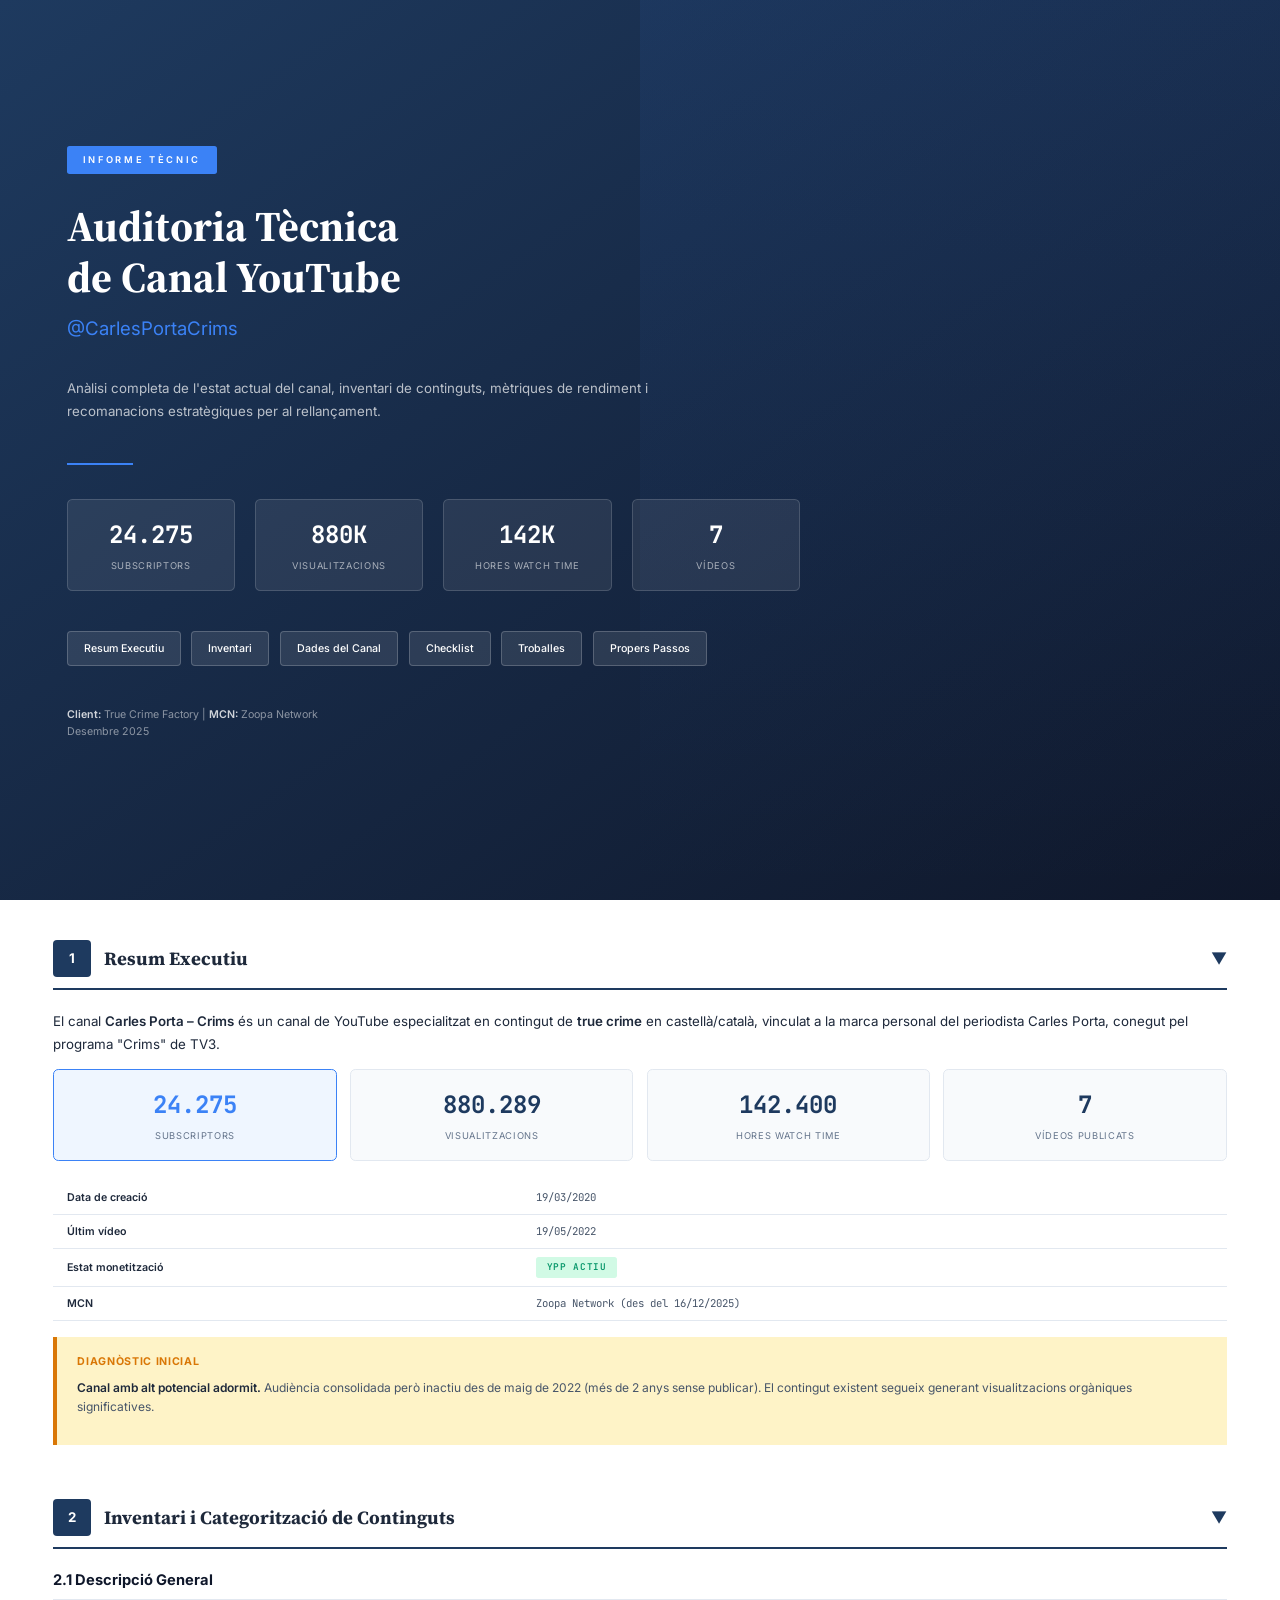
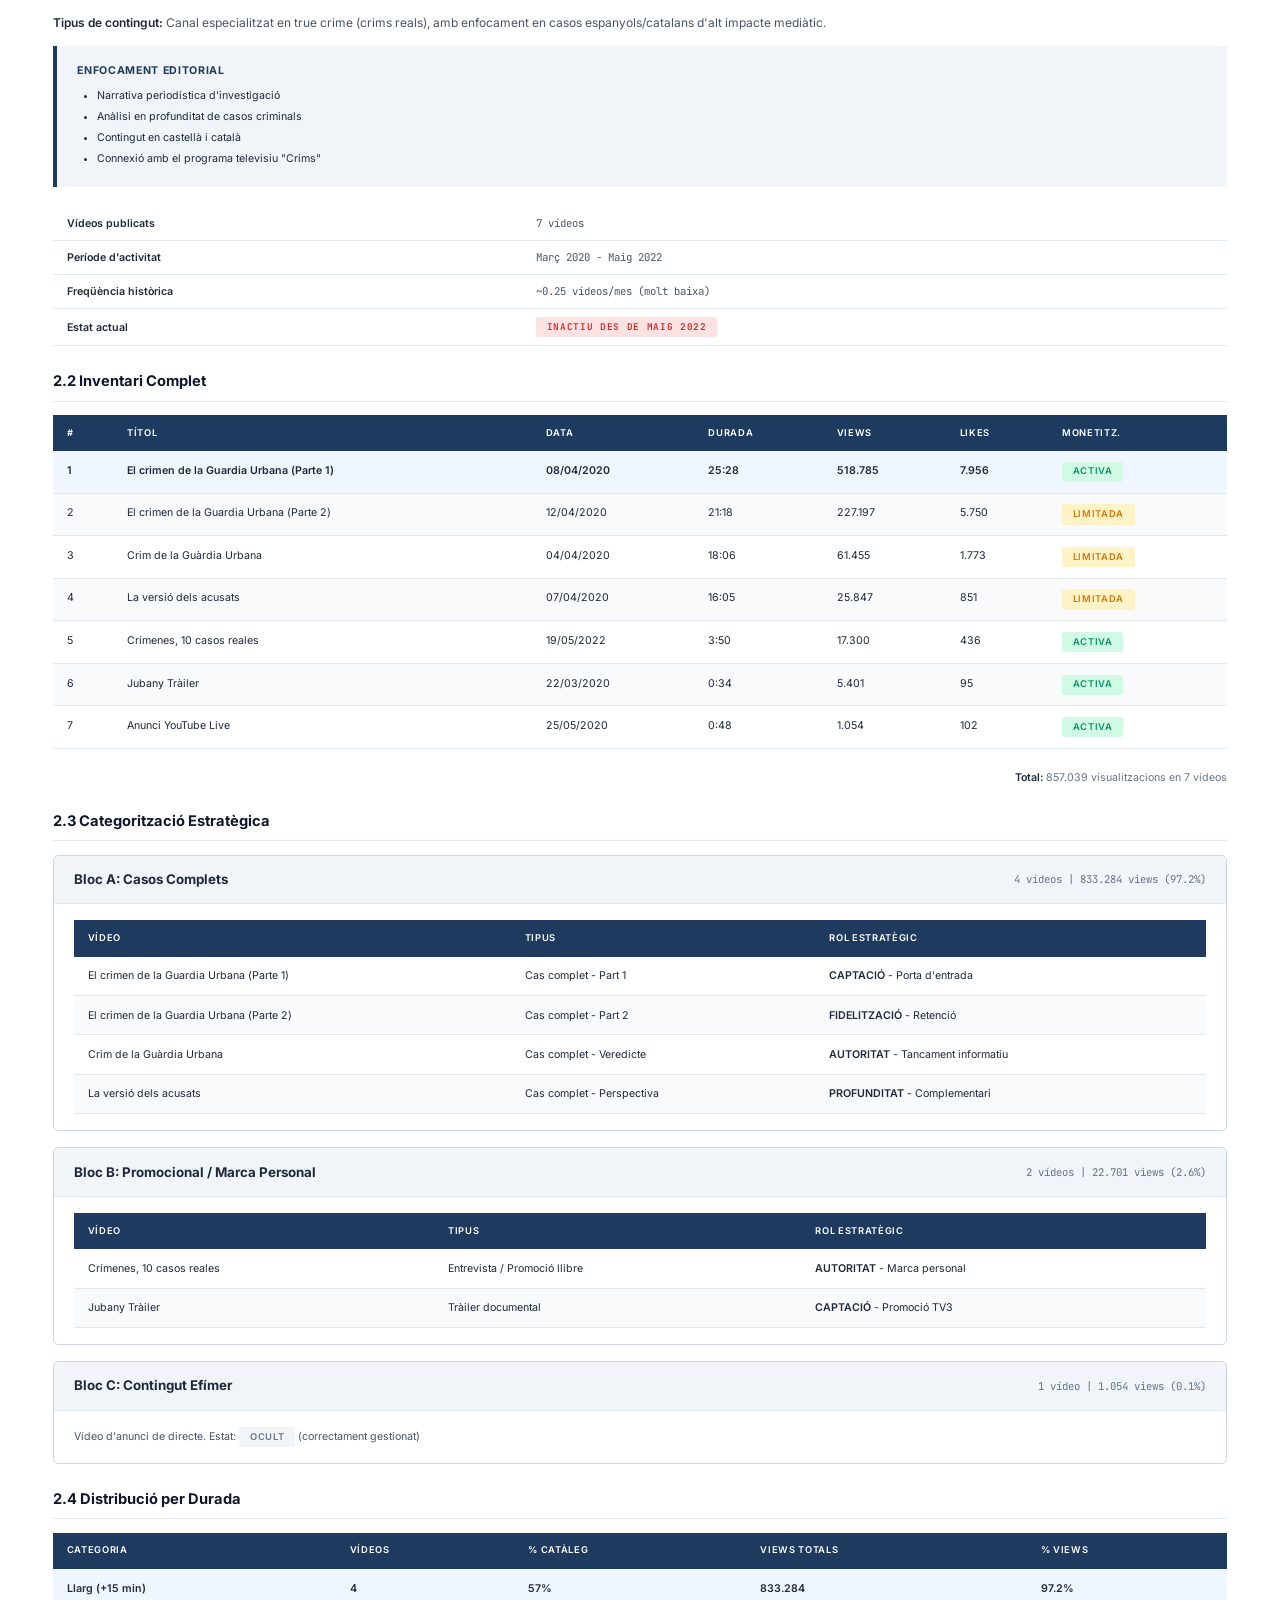
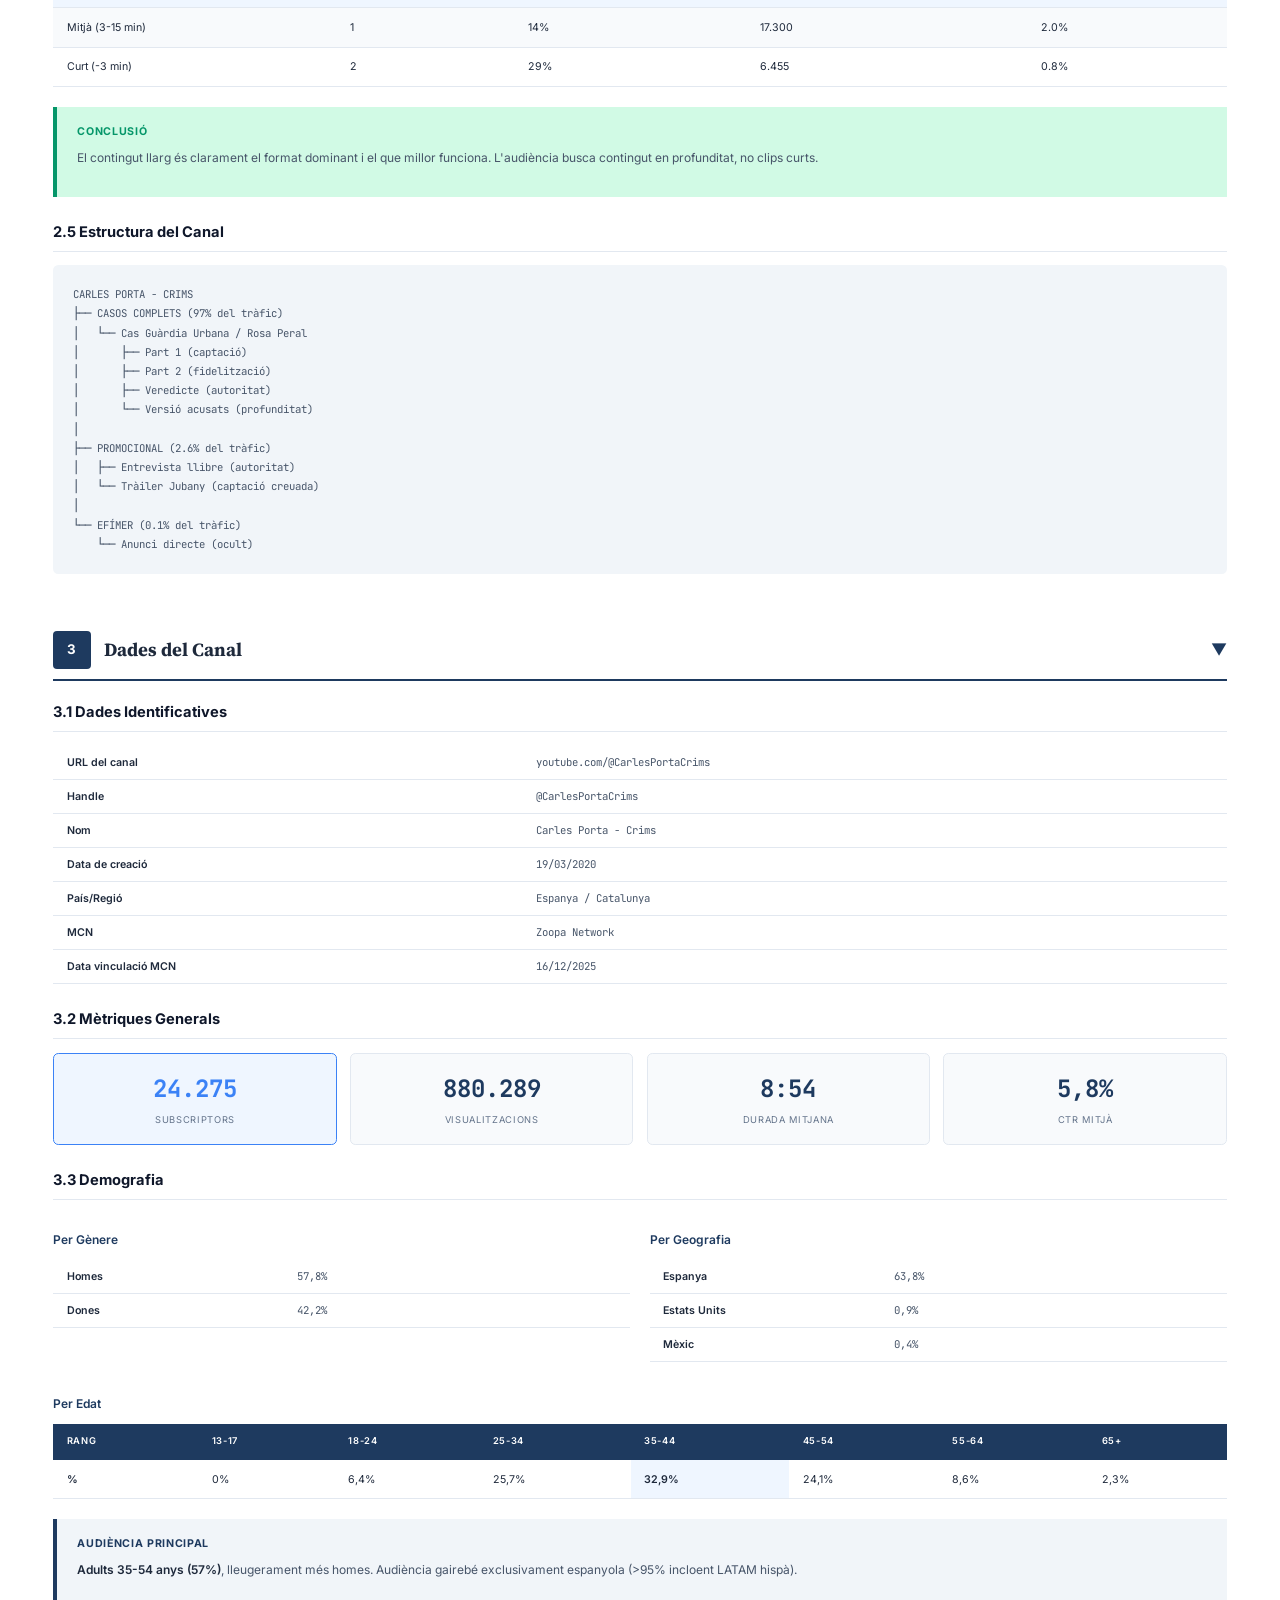
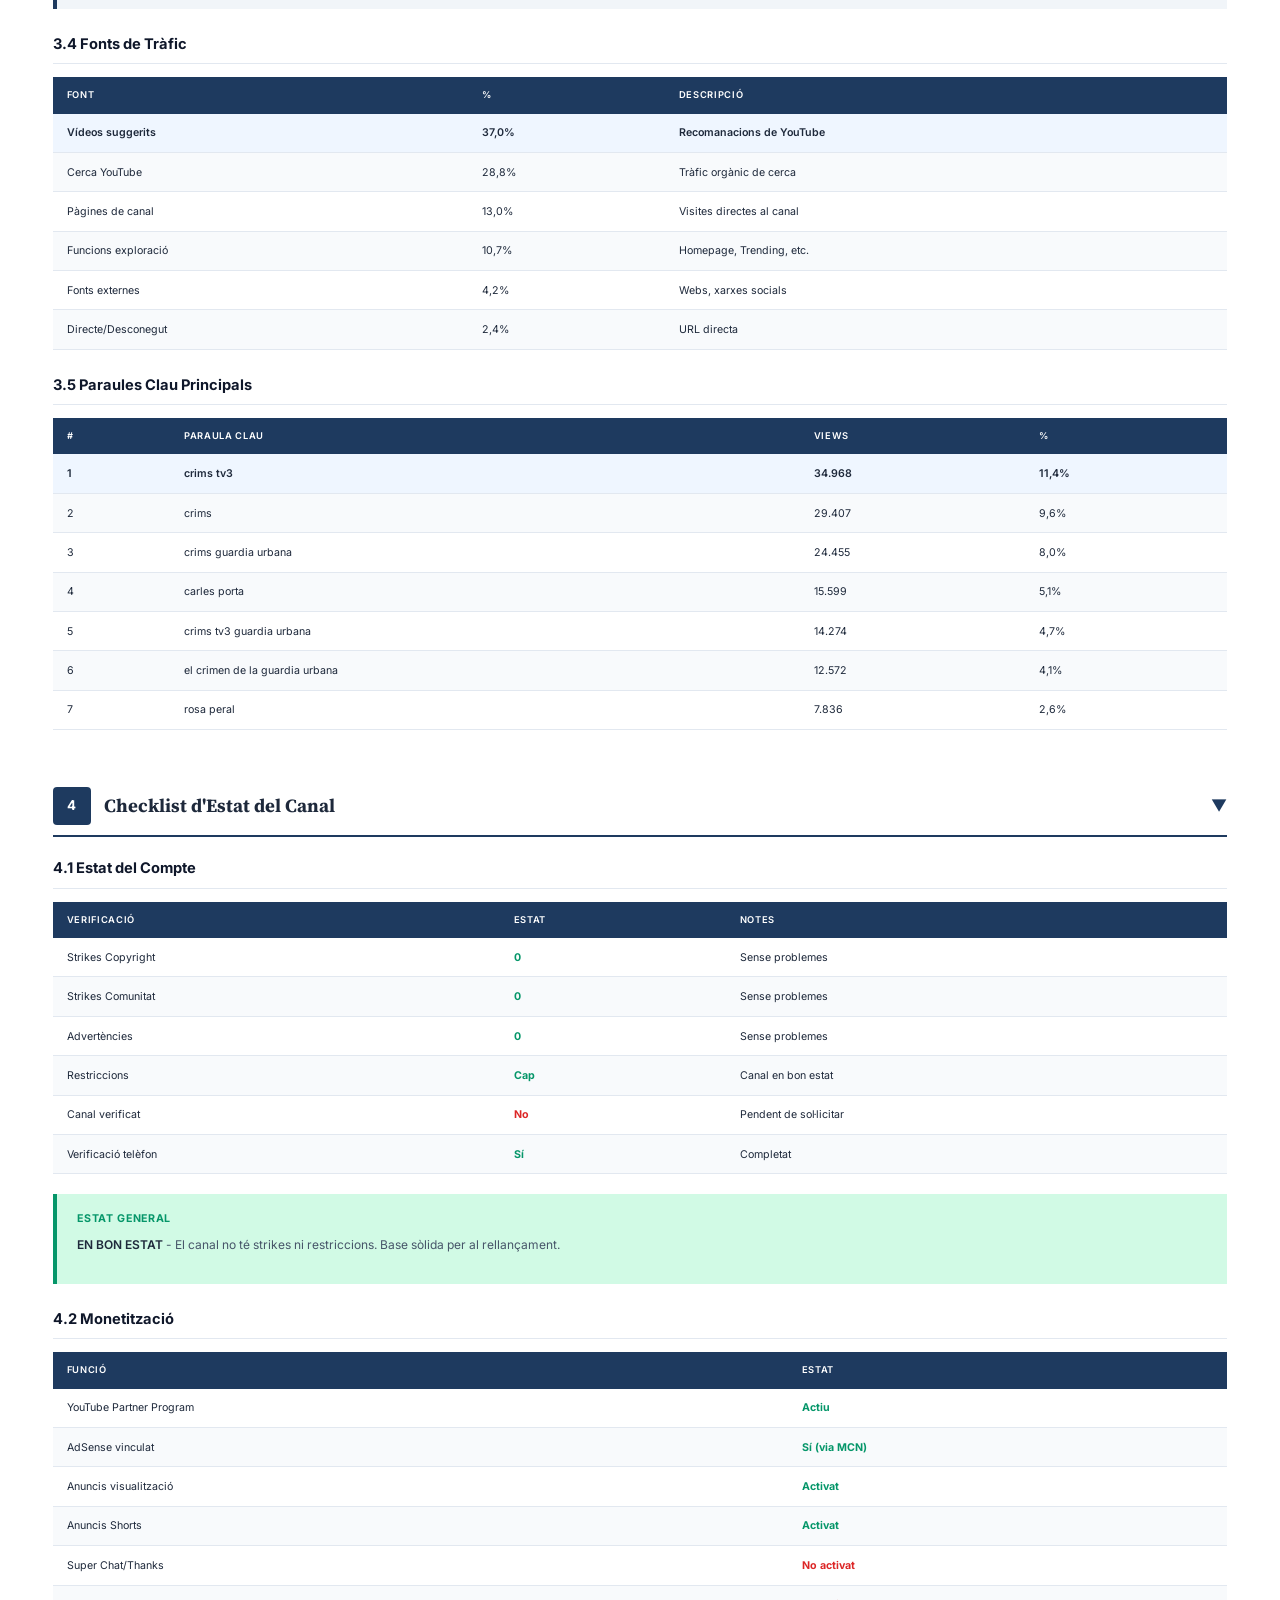
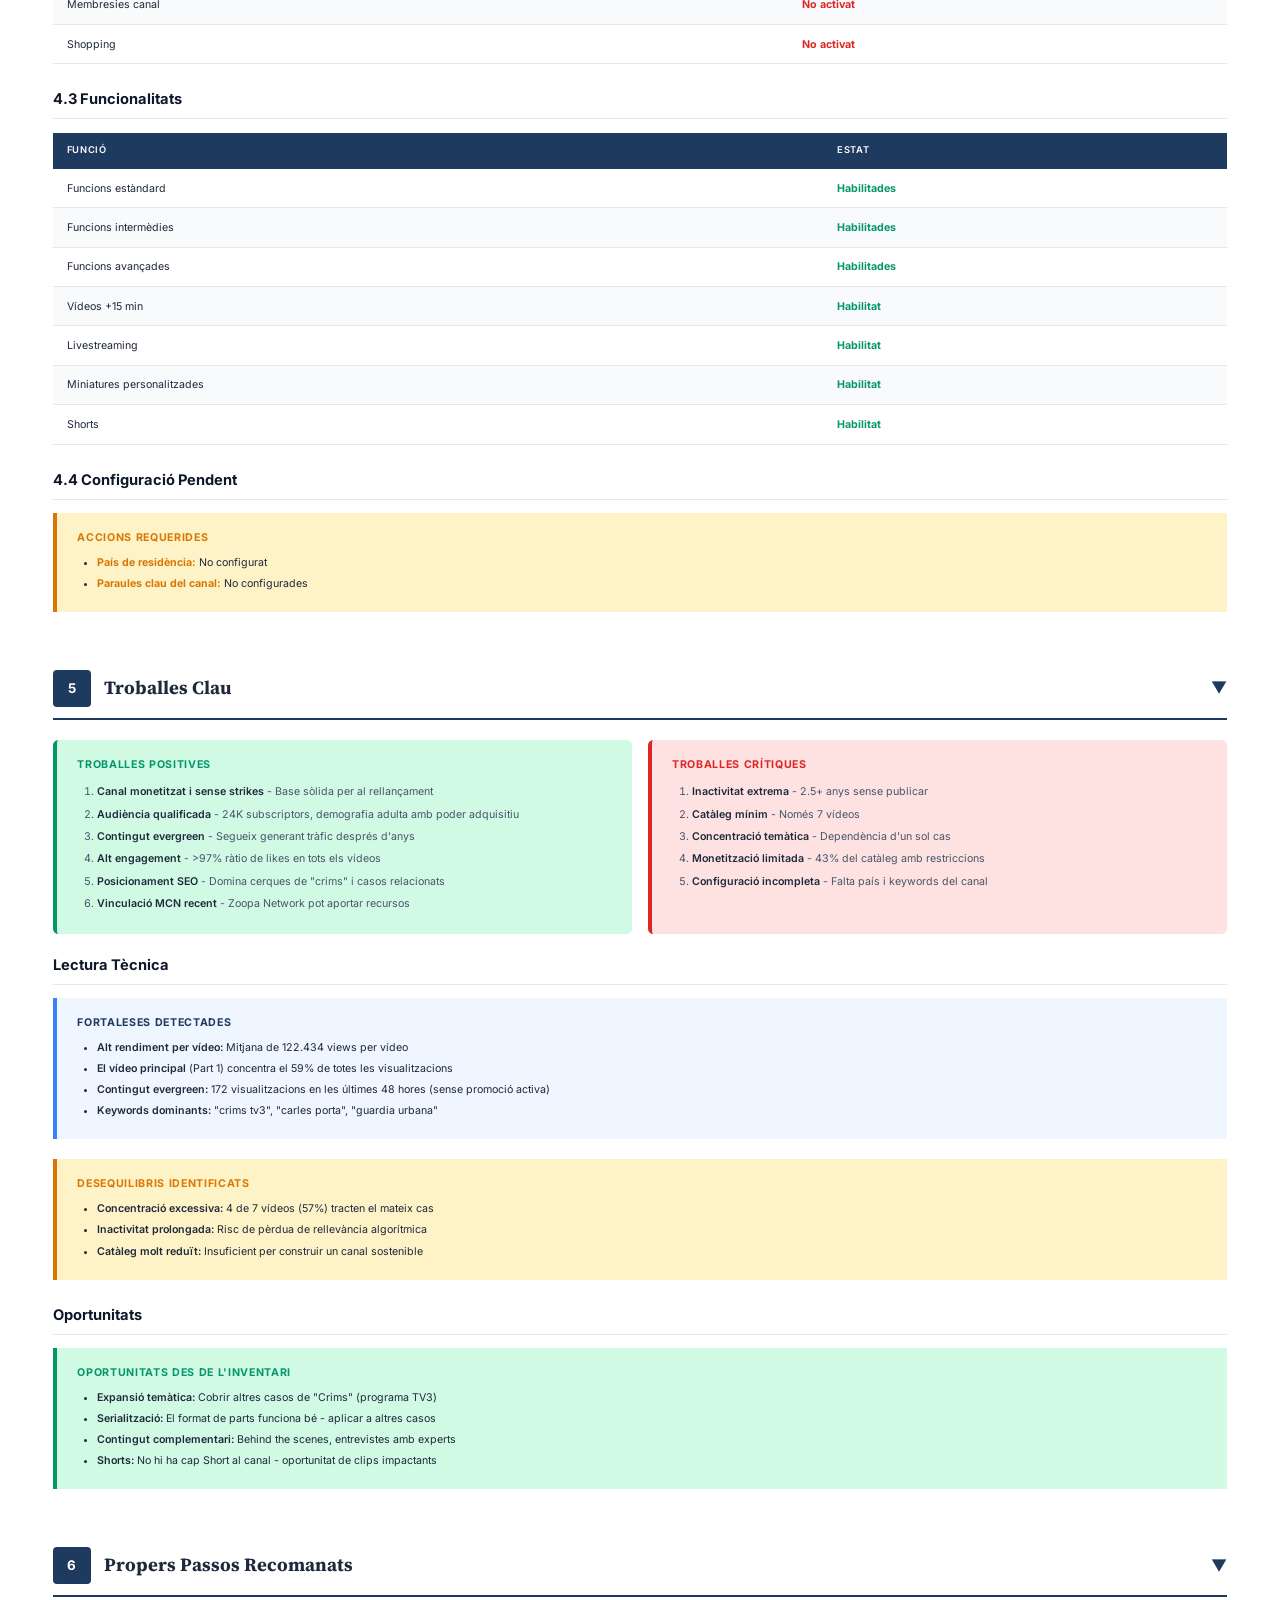
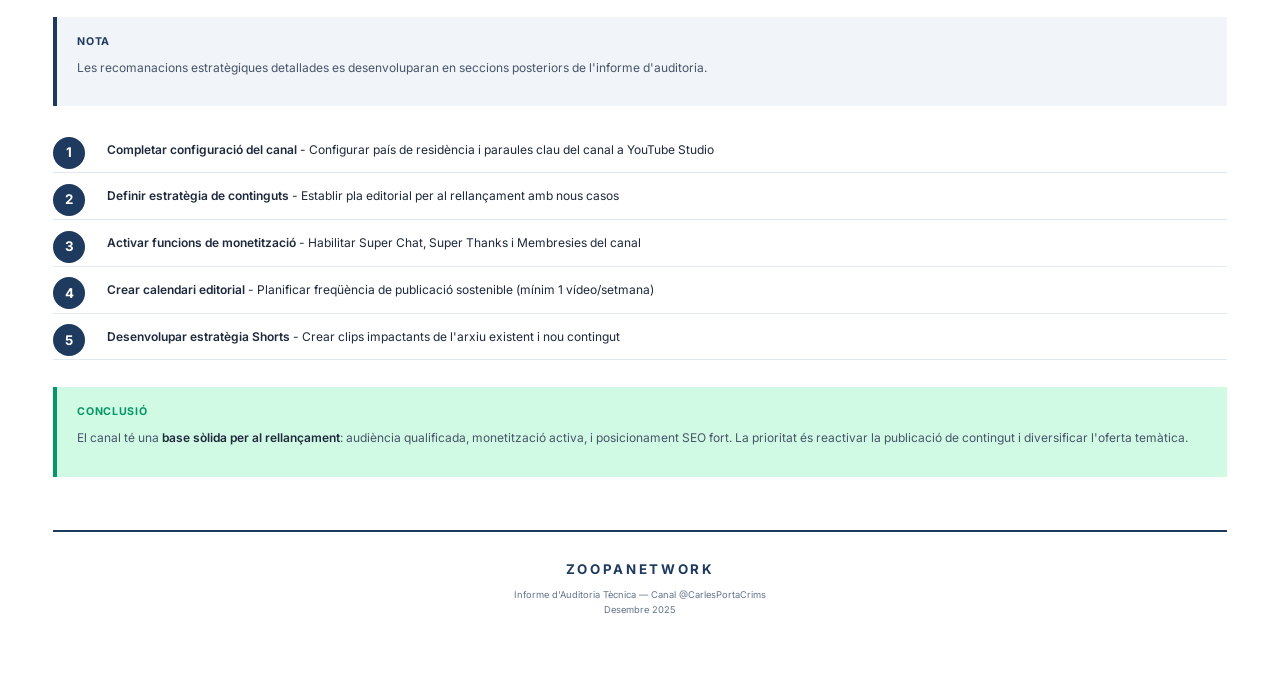
<file: INFORME_AUDITORIA_CARLESPORTACRIMS_CA.html>
<!DOCTYPE html>
<html lang="ca">
<head>
    <meta charset="UTF-8">
    <title>Auditoria Tècnica | Canal Carles Porta - Crims</title>
    <style>
        @import url('https://fonts.googleapis.com/css2?family=Inter:wght@300;400;500;600;700&family=Source+Serif+Pro:wght@400;600;700&family=JetBrains+Mono:wght@400;500&display=swap');
        
        @page {
            size: A4;
            margin: 1.8cm;
        }
        
        :root {
            --primary-blue: #1e3a5f;
            --secondary-blue: #2d5a87;
            --accent-blue: #3b82f6;
            --light-blue: #dbeafe;
            --pale-blue: #eff6ff;
            --dark-blue: #0f172a;
            --navy: #1e293b;
            
            --text-primary: #1e293b;
            --text-secondary: #475569;
            --text-muted: #64748b;
            --text-light: #94a3b8;
            
            --bg-white: #ffffff;
            --bg-light: #f8fafc;
            --bg-subtle: #f1f5f9;
            --border-light: #e2e8f0;
            --border-medium: #cbd5e1;
            
            --success: #059669;
            --success-light: #d1fae5;
            --warning: #d97706;
            --warning-light: #fef3c7;
            --error: #dc2626;
            --error-light: #fee2e2;
        }
        
        * {
            margin: 0;
            padding: 0;
            box-sizing: border-box;
        }
        
        body {
            font-family: 'Inter', -apple-system, BlinkMacSystemFont, sans-serif;
            font-size: 9pt;
            line-height: 1.6;
            color: var(--text-primary);
            background: var(--bg-white);
        }
        
        /* COVER */
        .cover {
            min-height: 100vh;
            background: linear-gradient(145deg, var(--primary-blue) 0%, var(--dark-blue) 100%);
            color: white;
            display: flex;
            flex-direction: column;
            justify-content: center;
            padding: 50pt;
            position: relative;
            overflow: hidden;
        }
        
        .cover::before {
            content: '';
            position: absolute;
            top: 0;
            right: 0;
            width: 50%;
            height: 100%;
            background: linear-gradient(180deg, rgba(59,130,246,0.08) 0%, transparent 100%);
        }
        
        .cover-content {
            position: relative;
            z-index: 1;
            max-width: 550pt;
        }
        
        .cover-badge {
            display: inline-block;
            background: var(--accent-blue);
            padding: 5pt 12pt;
            font-size: 7pt;
            font-weight: 600;
            letter-spacing: 2pt;
            text-transform: uppercase;
            margin-bottom: 20pt;
            border-radius: 2pt;
        }
        
        .cover-title {
            font-family: 'Source Serif Pro', serif;
            font-size: 32pt;
            font-weight: 700;
            line-height: 1.2;
            margin-bottom: 8pt;
        }
        
        .cover-channel {
            font-size: 14pt;
            font-weight: 400;
            color: var(--accent-blue);
            margin-bottom: 25pt;
        }
        
        .cover-subtitle {
            font-size: 10pt;
            font-weight: 400;
            color: rgba(255,255,255,0.7);
            margin-bottom: 30pt;
            line-height: 1.7;
            max-width: 450pt;
        }
        
        .cover-divider {
            width: 50pt;
            height: 2pt;
            background: var(--accent-blue);
            margin-bottom: 25pt;
        }
        
        .cover-metrics {
            display: grid;
            grid-template-columns: repeat(4, 1fr);
            gap: 15pt;
            margin-bottom: 30pt;
        }
        
        .cover-metric {
            background: rgba(255,255,255,0.08);
            border: 1pt solid rgba(255,255,255,0.15);
            padding: 12pt;
            border-radius: 4pt;
            text-align: center;
        }
        
        .cover-metric-value {
            font-size: 18pt;
            font-weight: 700;
            color: white;
            font-family: 'JetBrains Mono', monospace;
        }
        
        .cover-metric-label {
            font-size: 7pt;
            color: rgba(255,255,255,0.6);
            text-transform: uppercase;
            letter-spacing: 0.5pt;
            margin-top: 4pt;
        }
        
        .cover-nav {
            display: flex;
            gap: 8pt;
            flex-wrap: wrap;
            margin-bottom: 30pt;
        }
        
        .cover-nav-item {
            background: rgba(255,255,255,0.1);
            border: 1pt solid rgba(255,255,255,0.2);
            padding: 6pt 12pt;
            font-size: 8pt;
            font-weight: 500;
            border-radius: 3pt;
            text-decoration: none;
            color: white;
            cursor: pointer;
            transition: all 0.2s ease;
        }
        
        .cover-nav-item:hover {
            background: rgba(255,255,255,0.2);
            transform: translateY(-1px);
        }
        
        .cover-meta {
            font-size: 8pt;
            color: rgba(255,255,255,0.5);
        }
        
        .cover-meta strong {
            color: rgba(255,255,255,0.8);
        }
        
        /* CONTENT */
        .content {
            padding: 30pt 40pt;
            max-width: 100%;
        }
        
        /* SECTION */
        .section {
            margin-bottom: 25pt;
            page-break-inside: avoid;
        }
        
        .section-header {
            display: flex;
            align-items: center;
            gap: 10pt;
            margin-bottom: 15pt;
            padding-bottom: 8pt;
            border-bottom: 2pt solid var(--primary-blue);
            cursor: pointer;
        }
        
        .section-number {
            background: var(--primary-blue);
            color: white;
            min-width: 28pt;
            height: 28pt;
            display: flex;
            align-items: center;
            justify-content: center;
            font-size: 10pt;
            font-weight: 700;
            border-radius: 3pt;
            flex-shrink: 0;
            font-family: 'Inter', sans-serif;
        }
        
        .section-title {
            font-family: 'Source Serif Pro', serif;
            font-size: 14pt;
            font-weight: 700;
            color: var(--text-primary);
            flex: 1;
        }
        
        .toggle-icon {
            font-size: 12pt;
            color: var(--primary-blue);
            transition: transform 0.3s ease;
            font-family: 'Inter', sans-serif;
        }
        
        .section.collapsed .toggle-icon {
            transform: rotate(-90deg);
        }
        
        .section-content {
            overflow: hidden;
            transition: max-height 0.4s ease, opacity 0.3s ease;
        }
        
        .section.collapsed .section-content {
            max-height: 0;
            opacity: 0;
        }
        
        /* SUBSECTION */
        .subsection {
            margin-bottom: 18pt;
        }
        
        .subsection-title {
            font-size: 11pt;
            font-weight: 700;
            color: var(--dark-blue);
            margin-bottom: 10pt;
            padding-bottom: 5pt;
            border-bottom: 1pt solid var(--border-light);
        }
        
        .subsection-subtitle {
            font-size: 9pt;
            font-weight: 600;
            color: var(--primary-blue);
            margin-bottom: 8pt;
            margin-top: 12pt;
        }
        
        /* TYPOGRAPHY */
        p {
            margin-bottom: 10pt;
            color: var(--text-secondary);
            font-size: 9pt;
        }
        
        p.lead {
            font-size: 10pt;
            line-height: 1.7;
            color: var(--text-primary);
        }
        
        strong {
            font-weight: 600;
            color: var(--text-primary);
        }
        
        /* TABLES */
        .data-table {
            width: 100%;
            border-collapse: collapse;
            font-size: 8pt;
            margin-bottom: 15pt;
        }
        
        .data-table th {
            background: var(--primary-blue);
            color: white;
            padding: 8pt 10pt;
            text-align: left;
            font-weight: 600;
            font-size: 7pt;
            text-transform: uppercase;
            letter-spacing: 0.5pt;
        }
        
        .data-table td {
            padding: 8pt 10pt;
            border-bottom: 1pt solid var(--border-light);
            vertical-align: top;
        }
        
        .data-table tr:nth-child(even) {
            background: var(--bg-light);
        }
        
        .data-table tr:hover {
            background: var(--pale-blue);
        }
        
        .data-table .highlight {
            background: var(--pale-blue);
            font-weight: 600;
        }
        
        /* COMPACT TABLE */
        .compact-table {
            width: 100%;
            border-collapse: collapse;
            font-size: 8pt;
            margin-bottom: 12pt;
        }
        
        .compact-table td {
            padding: 6pt 10pt;
            border-bottom: 1pt solid var(--border-light);
        }
        
        .compact-table td:first-child {
            font-weight: 600;
            color: var(--text-primary);
            width: 40%;
        }
        
        .compact-table td:last-child {
            font-family: 'JetBrains Mono', monospace;
            color: var(--text-secondary);
        }
        
        /* INFO BOXES */
        .info-box {
            background: var(--bg-subtle);
            border-left: 3pt solid var(--primary-blue);
            padding: 12pt 15pt;
            margin-bottom: 15pt;
            font-size: 8.5pt;
        }
        
        .info-box.highlight {
            background: var(--pale-blue);
            border-left-color: var(--accent-blue);
        }
        
        .info-box.success {
            background: var(--success-light);
            border-left-color: var(--success);
        }
        
        .info-box.warning {
            background: var(--warning-light);
            border-left-color: var(--warning);
        }
        
        .info-box.critical {
            background: var(--error-light);
            border-left-color: var(--error);
        }
        
        .info-box-title {
            font-size: 8pt;
            font-weight: 700;
            color: var(--primary-blue);
            text-transform: uppercase;
            letter-spacing: 0.5pt;
            margin-bottom: 6pt;
        }
        
        .info-box.success .info-box-title { color: var(--success); }
        .info-box.warning .info-box-title { color: var(--warning); }
        .info-box.critical .info-box-title { color: var(--error); }
        
        .info-box ul {
            margin: 6pt 0 0 15pt;
            font-size: 8pt;
        }
        
        .info-box li {
            margin-bottom: 3pt;
        }
        
        /* METRIC CARDS */
        .metrics-grid {
            display: grid;
            grid-template-columns: repeat(4, 1fr);
            gap: 10pt;
            margin-bottom: 15pt;
        }
        
        .metric-card {
            background: var(--bg-light);
            border: 1pt solid var(--border-light);
            padding: 12pt;
            text-align: center;
            border-radius: 4pt;
        }
        
        .metric-card.highlight {
            background: var(--pale-blue);
            border-color: var(--accent-blue);
        }
        
        .metric-value {
            font-size: 18pt;
            font-weight: 700;
            color: var(--primary-blue);
            font-family: 'JetBrains Mono', monospace;
        }
        
        .metric-card.highlight .metric-value {
            color: var(--accent-blue);
        }
        
        .metric-label {
            font-size: 7pt;
            color: var(--text-muted);
            text-transform: uppercase;
            letter-spacing: 0.5pt;
            margin-top: 4pt;
        }
        
        /* STATUS BADGES */
        .status {
            display: inline-block;
            padding: 2pt 8pt;
            font-size: 7pt;
            font-weight: 600;
            border-radius: 2pt;
            text-transform: uppercase;
            letter-spacing: 0.5pt;
        }
        
        .status.active {
            background: var(--success-light);
            color: var(--success);
        }
        
        .status.limited {
            background: var(--warning-light);
            color: var(--warning);
        }
        
        .status.inactive {
            background: var(--error-light);
            color: var(--error);
        }
        
        .status.pending {
            background: var(--bg-subtle);
            color: var(--text-muted);
        }
        
        /* CHECK ICONS */
        .check-yes {
            color: var(--success);
            font-weight: 700;
        }
        
        .check-no {
            color: var(--error);
            font-weight: 700;
        }
        
        .check-warn {
            color: var(--warning);
            font-weight: 700;
        }
        
        /* CATEGORY BLOCKS */
        .category-block {
            background: var(--bg-white);
            border: 1pt solid var(--border-medium);
            margin-bottom: 12pt;
            border-radius: 4pt;
            overflow: hidden;
        }
        
        .category-header {
            background: var(--bg-subtle);
            padding: 10pt 15pt;
            border-bottom: 1pt solid var(--border-light);
            display: flex;
            align-items: center;
            justify-content: space-between;
        }
        
        .category-title {
            font-size: 10pt;
            font-weight: 700;
            color: var(--text-primary);
        }
        
        .category-stats {
            font-size: 8pt;
            color: var(--text-muted);
            font-family: 'JetBrains Mono', monospace;
        }
        
        .category-content {
            padding: 12pt 15pt;
        }
        
        /* TREE STRUCTURE */
        .tree-structure {
            font-family: 'JetBrains Mono', monospace;
            font-size: 8pt;
            background: var(--bg-subtle);
            padding: 15pt;
            border-radius: 4pt;
            white-space: pre;
            line-height: 1.8;
            color: var(--text-secondary);
            overflow-x: auto;
        }
        
        /* FINDINGS */
        .findings-grid {
            display: grid;
            grid-template-columns: 1fr 1fr;
            gap: 12pt;
            margin-bottom: 15pt;
        }
        
        .finding-card {
            padding: 12pt 15pt;
            border-radius: 4pt;
        }
        
        .finding-card.positive {
            background: var(--success-light);
            border-left: 3pt solid var(--success);
        }
        
        .finding-card.negative {
            background: var(--error-light);
            border-left: 3pt solid var(--error);
        }
        
        .finding-title {
            font-size: 8pt;
            font-weight: 700;
            text-transform: uppercase;
            letter-spacing: 0.5pt;
            margin-bottom: 8pt;
        }
        
        .finding-card.positive .finding-title { color: var(--success); }
        .finding-card.negative .finding-title { color: var(--error); }
        
        .finding-list {
            font-size: 8pt;
            margin: 0;
            padding-left: 15pt;
        }
        
        .finding-list li {
            margin-bottom: 4pt;
            color: var(--text-secondary);
        }
        
        /* NEXT STEPS */
        .steps-list {
            counter-reset: step;
            list-style: none;
            padding: 0;
        }
        
        .steps-list li {
            counter-increment: step;
            padding: 10pt 0 10pt 40pt;
            border-bottom: 1pt solid var(--border-light);
            position: relative;
            font-size: 9pt;
        }
        
        .steps-list li::before {
            content: counter(step);
            position: absolute;
            left: 0;
            top: 8pt;
            width: 24pt;
            height: 24pt;
            background: var(--primary-blue);
            color: white;
            border-radius: 50%;
            display: flex;
            align-items: center;
            justify-content: center;
            font-size: 10pt;
            font-weight: 700;
            font-family: 'Inter', sans-serif;
        }
        
        /* FOOTER */
        .footer {
            text-align: center;
            padding: 20pt;
            border-top: 2pt solid var(--primary-blue);
            margin-top: 25pt;
        }
        
        .footer-logo {
            font-size: 10pt;
            font-weight: 700;
            color: var(--primary-blue);
            letter-spacing: 2pt;
            text-transform: uppercase;
        }
        
        .footer-meta {
            font-size: 7pt;
            color: var(--text-muted);
            margin-top: 6pt;
        }
        
        .page-break {
            page-break-after: always;
        }
        
        /* ANIMATIONS */
        .section-header {
            transition: all 0.2s ease;
        }
        
        .section-header:hover {
            background: var(--bg-light);
            margin-left: -5pt;
            padding-left: 5pt;
        }
        
        .metric-card {
            transition: all 0.2s ease;
        }
        
        .metric-card:hover {
            transform: translateY(-2px);
            box-shadow: 0 4px 12px rgba(30,58,95,0.1);
        }
        
        .data-table tbody tr {
            transition: all 0.15s ease;
        }
        
        .cover-nav-item {
            transition: all 0.2s ease;
        }
        
        html {
            scroll-behavior: smooth;
        }
        
        @media print {
            body { -webkit-print-color-adjust: exact; print-color-adjust: exact; }
            .page-break { page-break-after: always; }
            .toggle-icon { display: none; }
            .section.collapsed .section-content { max-height: none; opacity: 1; }
        }
    </style>
</head>
<body>

    <script>
        function toggleSection(header) {
            const section = header.closest('.section');
            section.classList.toggle('collapsed');
        }
        
        document.addEventListener('DOMContentLoaded', function() {
            // Smooth scroll for nav items
            document.querySelectorAll('.cover-nav-item').forEach(item => {
                item.addEventListener('click', function(e) {
                    e.preventDefault();
                    const targetId = this.getAttribute('href').substring(1);
                    const targetElement = document.getElementById(targetId);
                    if (targetElement) {
                        targetElement.scrollIntoView({ behavior: 'smooth', block: 'start' });
                        // Expand if collapsed
                        if (targetElement.classList.contains('collapsed')) {
                            targetElement.classList.remove('collapsed');
                        }
                    }
                });
            });
        });
    </script>

    <!-- COVER -->
    <div class="cover">
        <div class="cover-content">
            <div class="cover-badge">Informe Tècnic</div>
            <h1 class="cover-title">Auditoria Tècnica<br>de Canal YouTube</h1>
            <p class="cover-channel">@CarlesPortaCrims</p>
            <p class="cover-subtitle">Anàlisi completa de l'estat actual del canal, inventari de continguts, mètriques de rendiment i recomanacions estratègiques per al rellançament.</p>
            <div class="cover-divider"></div>
            
            <div class="cover-metrics">
                <div class="cover-metric">
                    <div class="cover-metric-value">24.275</div>
                    <div class="cover-metric-label">Subscriptors</div>
                </div>
                <div class="cover-metric">
                    <div class="cover-metric-value">880K</div>
                    <div class="cover-metric-label">Visualitzacions</div>
                </div>
                <div class="cover-metric">
                    <div class="cover-metric-value">142K</div>
                    <div class="cover-metric-label">Hores Watch Time</div>
                </div>
                <div class="cover-metric">
                    <div class="cover-metric-value">7</div>
                    <div class="cover-metric-label">Vídeos</div>
                </div>
            </div>
            
            <div class="cover-nav">
                <a href="#resum" class="cover-nav-item">Resum Executiu</a>
                <a href="#inventari" class="cover-nav-item">Inventari</a>
                <a href="#dades" class="cover-nav-item">Dades del Canal</a>
                <a href="#checklist" class="cover-nav-item">Checklist</a>
                <a href="#troballes" class="cover-nav-item">Troballes</a>
                <a href="#passos" class="cover-nav-item">Propers Passos</a>
            </div>
            
            <p class="cover-meta">
                <strong>Client:</strong> True Crime Factory | <strong>MCN:</strong> Zoopa Network<br>
                Desembre 2025
            </p>
        </div>
    </div>

    <div class="page-break"></div>

    <!-- CONTENT -->
    <div class="content">

        <!-- 1. RESUM EXECUTIU -->
        <div class="section" id="resum">
            <div class="section-header" onclick="toggleSection(this)">
                <div class="section-number">1</div>
                <h2 class="section-title">Resum Executiu</h2>
                <span class="toggle-icon">▼</span>
            </div>
            <div class="section-content">
                <p class="lead">El canal <strong>Carles Porta – Crims</strong> és un canal de YouTube especialitzat en contingut de <strong>true crime</strong> en castellà/català, vinculat a la marca personal del periodista Carles Porta, conegut pel programa "Crims" de TV3.</p>

                <div class="metrics-grid">
                    <div class="metric-card highlight">
                        <div class="metric-value">24.275</div>
                        <div class="metric-label">Subscriptors</div>
                    </div>
                    <div class="metric-card">
                        <div class="metric-value">880.289</div>
                        <div class="metric-label">Visualitzacions</div>
                    </div>
                    <div class="metric-card">
                        <div class="metric-value">142.400</div>
                        <div class="metric-label">Hores Watch Time</div>
                    </div>
                    <div class="metric-card">
                        <div class="metric-value">7</div>
                        <div class="metric-label">Vídeos Publicats</div>
                    </div>
                </div>

                <table class="compact-table">
                    <tr>
                        <td>Data de creació</td>
                        <td>19/03/2020</td>
                    </tr>
                    <tr>
                        <td>Últim vídeo</td>
                        <td>19/05/2022</td>
                    </tr>
                    <tr>
                        <td>Estat monetització</td>
                        <td><span class="status active">YPP Actiu</span></td>
                    </tr>
                    <tr>
                        <td>MCN</td>
                        <td>Zoopa Network (des del 16/12/2025)</td>
                    </tr>
                </table>

                <div class="info-box warning">
                    <div class="info-box-title">Diagnòstic Inicial</div>
                    <p><strong>Canal amb alt potencial adormit.</strong> Audiència consolidada però inactiu des de maig de 2022 (més de 2 anys sense publicar). El contingut existent segueix generant visualitzacions orgàniques significatives.</p>
                </div>
            </div>
        </div>

        <!-- 2. INVENTARI I CATEGORITZACIÓ -->
        <div class="section" id="inventari">
            <div class="section-header" onclick="toggleSection(this)">
                <div class="section-number">2</div>
                <h2 class="section-title">Inventari i Categorització de Continguts</h2>
                <span class="toggle-icon">▼</span>
            </div>
            <div class="section-content">
                
                <div class="subsection">
                    <div class="subsection-title">2.1 Descripció General</div>
                    
                    <p><strong>Tipus de contingut:</strong> Canal especialitzat en true crime (crims reals), amb enfocament en casos espanyols/catalans d'alt impacte mediàtic.</p>
                    
                    <div class="info-box">
                        <div class="info-box-title">Enfocament Editorial</div>
                        <ul>
                            <li>Narrativa periodística d'investigació</li>
                            <li>Anàlisi en profunditat de casos criminals</li>
                            <li>Contingut en castellà i català</li>
                            <li>Connexió amb el programa televisiu "Crims"</li>
                        </ul>
                    </div>

                    <table class="compact-table">
                        <tr>
                            <td>Vídeos publicats</td>
                            <td>7 vídeos</td>
                        </tr>
                        <tr>
                            <td>Període d'activitat</td>
                            <td>Març 2020 - Maig 2022</td>
                        </tr>
                        <tr>
                            <td>Freqüència històrica</td>
                            <td>~0.25 vídeos/mes (molt baixa)</td>
                        </tr>
                        <tr>
                            <td>Estat actual</td>
                            <td><span class="status inactive">Inactiu des de Maig 2022</span></td>
                        </tr>
                    </table>
                </div>

                <div class="subsection">
                    <div class="subsection-title">2.2 Inventari Complet</div>
                    
                    <table class="data-table">
                        <thead>
                            <tr>
                                <th>#</th>
                                <th>Títol</th>
                                <th>Data</th>
                                <th>Durada</th>
                                <th>Views</th>
                                <th>Likes</th>
                                <th>Monetitz.</th>
                            </tr>
                        </thead>
                        <tbody>
                            <tr class="highlight">
                                <td>1</td>
                                <td>El crimen de la Guardia Urbana (Parte 1)</td>
                                <td>08/04/2020</td>
                                <td>25:28</td>
                                <td>518.785</td>
                                <td>7.956</td>
                                <td><span class="status active">Activa</span></td>
                            </tr>
                            <tr>
                                <td>2</td>
                                <td>El crimen de la Guardia Urbana (Parte 2)</td>
                                <td>12/04/2020</td>
                                <td>21:18</td>
                                <td>227.197</td>
                                <td>5.750</td>
                                <td><span class="status limited">Limitada</span></td>
                            </tr>
                            <tr>
                                <td>3</td>
                                <td>Crim de la Guàrdia Urbana</td>
                                <td>04/04/2020</td>
                                <td>18:06</td>
                                <td>61.455</td>
                                <td>1.773</td>
                                <td><span class="status limited">Limitada</span></td>
                            </tr>
                            <tr>
                                <td>4</td>
                                <td>La versió dels acusats</td>
                                <td>07/04/2020</td>
                                <td>16:05</td>
                                <td>25.847</td>
                                <td>851</td>
                                <td><span class="status limited">Limitada</span></td>
                            </tr>
                            <tr>
                                <td>5</td>
                                <td>Crímenes, 10 casos reales</td>
                                <td>19/05/2022</td>
                                <td>3:50</td>
                                <td>17.300</td>
                                <td>436</td>
                                <td><span class="status active">Activa</span></td>
                            </tr>
                            <tr>
                                <td>6</td>
                                <td>Jubany Tràiler</td>
                                <td>22/03/2020</td>
                                <td>0:34</td>
                                <td>5.401</td>
                                <td>95</td>
                                <td><span class="status active">Activa</span></td>
                            </tr>
                            <tr>
                                <td>7</td>
                                <td>Anunci YouTube Live</td>
                                <td>25/05/2020</td>
                                <td>0:48</td>
                                <td>1.054</td>
                                <td>102</td>
                                <td><span class="status active">Activa</span></td>
                            </tr>
                        </tbody>
                    </table>
                    
                    <p style="text-align: right; font-size: 8pt; color: var(--text-muted);"><strong>Total:</strong> 857.039 visualitzacions en 7 vídeos</p>
                </div>

                <div class="page-break"></div>

                <div class="subsection">
                    <div class="subsection-title">2.3 Categorització Estratègica</div>
                    
                    <!-- BLOC A -->
                    <div class="category-block">
                        <div class="category-header">
                            <div class="category-title">Bloc A: Casos Complets</div>
                            <div class="category-stats">4 vídeos | 833.284 views (97.2%)</div>
                        </div>
                        <div class="category-content">
                            <table class="data-table" style="margin-bottom: 0;">
                                <thead>
                                    <tr>
                                        <th>Vídeo</th>
                                        <th>Tipus</th>
                                        <th>Rol Estratègic</th>
                                    </tr>
                                </thead>
                                <tbody>
                                    <tr>
                                        <td>El crimen de la Guardia Urbana (Parte 1)</td>
                                        <td>Cas complet - Part 1</td>
                                        <td><strong>CAPTACIÓ</strong> - Porta d'entrada</td>
                                    </tr>
                                    <tr>
                                        <td>El crimen de la Guardia Urbana (Parte 2)</td>
                                        <td>Cas complet - Part 2</td>
                                        <td><strong>FIDELITZACIÓ</strong> - Retenció</td>
                                    </tr>
                                    <tr>
                                        <td>Crim de la Guàrdia Urbana</td>
                                        <td>Cas complet - Veredicte</td>
                                        <td><strong>AUTORITAT</strong> - Tancament informatiu</td>
                                    </tr>
                                    <tr>
                                        <td>La versió dels acusats</td>
                                        <td>Cas complet - Perspectiva</td>
                                        <td><strong>PROFUNDITAT</strong> - Complementari</td>
                                    </tr>
                                </tbody>
                            </table>
                        </div>
                    </div>

                    <!-- BLOC B -->
                    <div class="category-block">
                        <div class="category-header">
                            <div class="category-title">Bloc B: Promocional / Marca Personal</div>
                            <div class="category-stats">2 vídeos | 22.701 views (2.6%)</div>
                        </div>
                        <div class="category-content">
                            <table class="data-table" style="margin-bottom: 0;">
                                <thead>
                                    <tr>
                                        <th>Vídeo</th>
                                        <th>Tipus</th>
                                        <th>Rol Estratègic</th>
                                    </tr>
                                </thead>
                                <tbody>
                                    <tr>
                                        <td>Crímenes, 10 casos reales</td>
                                        <td>Entrevista / Promoció llibre</td>
                                        <td><strong>AUTORITAT</strong> - Marca personal</td>
                                    </tr>
                                    <tr>
                                        <td>Jubany Tràiler</td>
                                        <td>Tràiler documental</td>
                                        <td><strong>CAPTACIÓ</strong> - Promoció TV3</td>
                                    </tr>
                                </tbody>
                            </table>
                        </div>
                    </div>

                    <!-- BLOC C -->
                    <div class="category-block">
                        <div class="category-header">
                            <div class="category-title">Bloc C: Contingut Efímer</div>
                            <div class="category-stats">1 vídeo | 1.054 views (0.1%)</div>
                        </div>
                        <div class="category-content">
                            <p style="margin: 0; font-size: 8pt;">Vídeo d'anunci de directe. Estat: <span class="status pending">Ocult</span> (correctament gestionat)</p>
                        </div>
                    </div>
                </div>

                <div class="subsection">
                    <div class="subsection-title">2.4 Distribució per Durada</div>
                    
                    <table class="data-table">
                        <thead>
                            <tr>
                                <th>Categoria</th>
                                <th>Vídeos</th>
                                <th>% Catàleg</th>
                                <th>Views Totals</th>
                                <th>% Views</th>
                            </tr>
                        </thead>
                        <tbody>
                            <tr class="highlight">
                                <td><strong>Llarg (+15 min)</strong></td>
                                <td>4</td>
                                <td>57%</td>
                                <td>833.284</td>
                                <td>97.2%</td>
                            </tr>
                            <tr>
                                <td>Mitjà (3-15 min)</td>
                                <td>1</td>
                                <td>14%</td>
                                <td>17.300</td>
                                <td>2.0%</td>
                            </tr>
                            <tr>
                                <td>Curt (-3 min)</td>
                                <td>2</td>
                                <td>29%</td>
                                <td>6.455</td>
                                <td>0.8%</td>
                            </tr>
                        </tbody>
                    </table>

                    <div class="info-box success">
                        <div class="info-box-title">Conclusió</div>
                        <p>El contingut llarg és clarament el format dominant i el que millor funciona. L'audiència busca contingut en profunditat, no clips curts.</p>
                    </div>
                </div>

                <div class="subsection">
                    <div class="subsection-title">2.5 Estructura del Canal</div>
                    
                    <div class="tree-structure">CARLES PORTA - CRIMS
├── CASOS COMPLETS (97% del tràfic)
│   └── Cas Guàrdia Urbana / Rosa Peral
│       ├── Part 1 (captació)
│       ├── Part 2 (fidelització)
│       ├── Veredicte (autoritat)
│       └── Versió acusats (profunditat)
│
├── PROMOCIONAL (2.6% del tràfic)
│   ├── Entrevista llibre (autoritat)
│   └── Tràiler Jubany (captació creuada)
│
└── EFÍMER (0.1% del tràfic)
    └── Anunci directe (ocult)</div>
                </div>
            </div>
        </div>

        <div class="page-break"></div>

        <!-- 3. DADES DEL CANAL -->
        <div class="section" id="dades">
            <div class="section-header" onclick="toggleSection(this)">
                <div class="section-number">3</div>
                <h2 class="section-title">Dades del Canal</h2>
                <span class="toggle-icon">▼</span>
            </div>
            <div class="section-content">
                
                <div class="subsection">
                    <div class="subsection-title">3.1 Dades Identificatives</div>
                    
                    <table class="compact-table">
                        <tr>
                            <td>URL del canal</td>
                            <td>youtube.com/@CarlesPortaCrims</td>
                        </tr>
                        <tr>
                            <td>Handle</td>
                            <td>@CarlesPortaCrims</td>
                        </tr>
                        <tr>
                            <td>Nom</td>
                            <td>Carles Porta - Crims</td>
                        </tr>
                        <tr>
                            <td>Data de creació</td>
                            <td>19/03/2020</td>
                        </tr>
                        <tr>
                            <td>País/Regió</td>
                            <td>Espanya / Catalunya</td>
                        </tr>
                        <tr>
                            <td>MCN</td>
                            <td>Zoopa Network</td>
                        </tr>
                        <tr>
                            <td>Data vinculació MCN</td>
                            <td>16/12/2025</td>
                        </tr>
                    </table>
                </div>

                <div class="subsection">
                    <div class="subsection-title">3.2 Mètriques Generals</div>
                    
                    <div class="metrics-grid">
                        <div class="metric-card highlight">
                            <div class="metric-value">24.275</div>
                            <div class="metric-label">Subscriptors</div>
                        </div>
                        <div class="metric-card">
                            <div class="metric-value">880.289</div>
                            <div class="metric-label">Visualitzacions</div>
                        </div>
                        <div class="metric-card">
                            <div class="metric-value">8:54</div>
                            <div class="metric-label">Durada Mitjana</div>
                        </div>
                        <div class="metric-card">
                            <div class="metric-value">5,8%</div>
                            <div class="metric-label">CTR Mitjà</div>
                        </div>
                    </div>
                </div>

                <div class="subsection">
                    <div class="subsection-title">3.3 Demografia</div>
                    
                    <div style="display: grid; grid-template-columns: 1fr 1fr; gap: 15pt;">
                        <div>
                            <div class="subsection-subtitle">Per Gènere</div>
                            <table class="compact-table">
                                <tr>
                                    <td>Homes</td>
                                    <td>57,8%</td>
                                </tr>
                                <tr>
                                    <td>Dones</td>
                                    <td>42,2%</td>
                                </tr>
                            </table>
                        </div>
                        <div>
                            <div class="subsection-subtitle">Per Geografia</div>
                            <table class="compact-table">
                                <tr>
                                    <td>Espanya</td>
                                    <td>63,8%</td>
                                </tr>
                                <tr>
                                    <td>Estats Units</td>
                                    <td>0,9%</td>
                                </tr>
                                <tr>
                                    <td>Mèxic</td>
                                    <td>0,4%</td>
                                </tr>
                            </table>
                        </div>
                    </div>

                    <div class="subsection-subtitle">Per Edat</div>
                    <table class="data-table">
                        <thead>
                            <tr>
                                <th>Rang</th>
                                <th>13-17</th>
                                <th>18-24</th>
                                <th>25-34</th>
                                <th>35-44</th>
                                <th>45-54</th>
                                <th>55-64</th>
                                <th>65+</th>
                            </tr>
                        </thead>
                        <tbody>
                            <tr>
                                <td><strong>%</strong></td>
                                <td>0%</td>
                                <td>6,4%</td>
                                <td>25,7%</td>
                                <td class="highlight"><strong>32,9%</strong></td>
                                <td>24,1%</td>
                                <td>8,6%</td>
                                <td>2,3%</td>
                            </tr>
                        </tbody>
                    </table>

                    <div class="info-box">
                        <div class="info-box-title">Audiència Principal</div>
                        <p><strong>Adults 35-54 anys (57%)</strong>, lleugerament més homes. Audiència gairebé exclusivament espanyola (>95% incloent LATAM hispà).</p>
                    </div>
                </div>

                <div class="subsection">
                    <div class="subsection-title">3.4 Fonts de Tràfic</div>
                    
                    <table class="data-table">
                        <thead>
                            <tr>
                                <th>Font</th>
                                <th>%</th>
                                <th>Descripció</th>
                            </tr>
                        </thead>
                        <tbody>
                            <tr class="highlight">
                                <td><strong>Vídeos suggerits</strong></td>
                                <td>37,0%</td>
                                <td>Recomanacions de YouTube</td>
                            </tr>
                            <tr>
                                <td>Cerca YouTube</td>
                                <td>28,8%</td>
                                <td>Tràfic orgànic de cerca</td>
                            </tr>
                            <tr>
                                <td>Pàgines de canal</td>
                                <td>13,0%</td>
                                <td>Visites directes al canal</td>
                            </tr>
                            <tr>
                                <td>Funcions exploració</td>
                                <td>10,7%</td>
                                <td>Homepage, Trending, etc.</td>
                            </tr>
                            <tr>
                                <td>Fonts externes</td>
                                <td>4,2%</td>
                                <td>Webs, xarxes socials</td>
                            </tr>
                            <tr>
                                <td>Directe/Desconegut</td>
                                <td>2,4%</td>
                                <td>URL directa</td>
                            </tr>
                        </tbody>
                    </table>
                </div>

                <div class="subsection">
                    <div class="subsection-title">3.5 Paraules Clau Principals</div>
                    
                    <table class="data-table">
                        <thead>
                            <tr>
                                <th>#</th>
                                <th>Paraula Clau</th>
                                <th>Views</th>
                                <th>%</th>
                            </tr>
                        </thead>
                        <tbody>
                            <tr class="highlight">
                                <td>1</td>
                                <td><strong>crims tv3</strong></td>
                                <td>34.968</td>
                                <td>11,4%</td>
                            </tr>
                            <tr>
                                <td>2</td>
                                <td>crims</td>
                                <td>29.407</td>
                                <td>9,6%</td>
                            </tr>
                            <tr>
                                <td>3</td>
                                <td>crims guardia urbana</td>
                                <td>24.455</td>
                                <td>8,0%</td>
                            </tr>
                            <tr>
                                <td>4</td>
                                <td>carles porta</td>
                                <td>15.599</td>
                                <td>5,1%</td>
                            </tr>
                            <tr>
                                <td>5</td>
                                <td>crims tv3 guardia urbana</td>
                                <td>14.274</td>
                                <td>4,7%</td>
                            </tr>
                            <tr>
                                <td>6</td>
                                <td>el crimen de la guardia urbana</td>
                                <td>12.572</td>
                                <td>4,1%</td>
                            </tr>
                            <tr>
                                <td>7</td>
                                <td>rosa peral</td>
                                <td>7.836</td>
                                <td>2,6%</td>
                            </tr>
                        </tbody>
                    </table>
                </div>
            </div>
        </div>

        <div class="page-break"></div>

        <!-- 4. CHECKLIST -->
        <div class="section" id="checklist">
            <div class="section-header" onclick="toggleSection(this)">
                <div class="section-number">4</div>
                <h2 class="section-title">Checklist d'Estat del Canal</h2>
                <span class="toggle-icon">▼</span>
            </div>
            <div class="section-content">
                
                <div class="subsection">
                    <div class="subsection-title">4.1 Estat del Compte</div>
                    
                    <table class="data-table">
                        <thead>
                            <tr>
                                <th>Verificació</th>
                                <th>Estat</th>
                                <th>Notes</th>
                            </tr>
                        </thead>
                        <tbody>
                            <tr>
                                <td>Strikes Copyright</td>
                                <td><span class="check-yes">0</span></td>
                                <td>Sense problemes</td>
                            </tr>
                            <tr>
                                <td>Strikes Comunitat</td>
                                <td><span class="check-yes">0</span></td>
                                <td>Sense problemes</td>
                            </tr>
                            <tr>
                                <td>Advertències</td>
                                <td><span class="check-yes">0</span></td>
                                <td>Sense problemes</td>
                            </tr>
                            <tr>
                                <td>Restriccions</td>
                                <td><span class="check-yes">Cap</span></td>
                                <td>Canal en bon estat</td>
                            </tr>
                            <tr>
                                <td>Canal verificat</td>
                                <td><span class="check-no">No</span></td>
                                <td>Pendent de sol·licitar</td>
                            </tr>
                            <tr>
                                <td>Verificació telèfon</td>
                                <td><span class="check-yes">Sí</span></td>
                                <td>Completat</td>
                            </tr>
                        </tbody>
                    </table>

                    <div class="info-box success">
                        <div class="info-box-title">Estat General</div>
                        <p><strong>EN BON ESTAT</strong> - El canal no té strikes ni restriccions. Base sòlida per al rellançament.</p>
                    </div>
                </div>

                <div class="subsection">
                    <div class="subsection-title">4.2 Monetització</div>
                    
                    <table class="data-table">
                        <thead>
                            <tr>
                                <th>Funció</th>
                                <th>Estat</th>
                            </tr>
                        </thead>
                        <tbody>
                            <tr>
                                <td>YouTube Partner Program</td>
                                <td><span class="check-yes">Actiu</span></td>
                            </tr>
                            <tr>
                                <td>AdSense vinculat</td>
                                <td><span class="check-yes">Sí (via MCN)</span></td>
                            </tr>
                            <tr>
                                <td>Anuncis visualització</td>
                                <td><span class="check-yes">Activat</span></td>
                            </tr>
                            <tr>
                                <td>Anuncis Shorts</td>
                                <td><span class="check-yes">Activat</span></td>
                            </tr>
                            <tr>
                                <td>Super Chat/Thanks</td>
                                <td><span class="check-no">No activat</span></td>
                            </tr>
                            <tr>
                                <td>Membresies canal</td>
                                <td><span class="check-no">No activat</span></td>
                            </tr>
                            <tr>
                                <td>Shopping</td>
                                <td><span class="check-no">No activat</span></td>
                            </tr>
                        </tbody>
                    </table>
                </div>

                <div class="subsection">
                    <div class="subsection-title">4.3 Funcionalitats</div>
                    
                    <table class="data-table">
                        <thead>
                            <tr>
                                <th>Funció</th>
                                <th>Estat</th>
                            </tr>
                        </thead>
                        <tbody>
                            <tr>
                                <td>Funcions estàndard</td>
                                <td><span class="check-yes">Habilitades</span></td>
                            </tr>
                            <tr>
                                <td>Funcions intermèdies</td>
                                <td><span class="check-yes">Habilitades</span></td>
                            </tr>
                            <tr>
                                <td>Funcions avançades</td>
                                <td><span class="check-yes">Habilitades</span></td>
                            </tr>
                            <tr>
                                <td>Vídeos +15 min</td>
                                <td><span class="check-yes">Habilitat</span></td>
                            </tr>
                            <tr>
                                <td>Livestreaming</td>
                                <td><span class="check-yes">Habilitat</span></td>
                            </tr>
                            <tr>
                                <td>Miniatures personalitzades</td>
                                <td><span class="check-yes">Habilitat</span></td>
                            </tr>
                            <tr>
                                <td>Shorts</td>
                                <td><span class="check-yes">Habilitat</span></td>
                            </tr>
                        </tbody>
                    </table>
                </div>

                <div class="subsection">
                    <div class="subsection-title">4.4 Configuració Pendent</div>
                    
                    <div class="info-box warning">
                        <div class="info-box-title">Accions Requerides</div>
                        <ul>
                            <li><span class="check-warn">País de residència:</span> No configurat</li>
                            <li><span class="check-warn">Paraules clau del canal:</span> No configurades</li>
                        </ul>
                    </div>
                </div>
            </div>
        </div>

        <!-- 5. TROBALLES -->
        <div class="section" id="troballes">
            <div class="section-header" onclick="toggleSection(this)">
                <div class="section-number">5</div>
                <h2 class="section-title">Troballes Clau</h2>
                <span class="toggle-icon">▼</span>
            </div>
            <div class="section-content">
                
                <div class="findings-grid">
                    <div class="finding-card positive">
                        <div class="finding-title">Troballes Positives</div>
                        <ol class="finding-list">
                            <li><strong>Canal monetitzat i sense strikes</strong> - Base sòlida per al rellançament</li>
                            <li><strong>Audiència qualificada</strong> - 24K subscriptors, demografia adulta amb poder adquisitiu</li>
                            <li><strong>Contingut evergreen</strong> - Segueix generant tràfic després d'anys</li>
                            <li><strong>Alt engagement</strong> - >97% ràtio de likes en tots els vídeos</li>
                            <li><strong>Posicionament SEO</strong> - Domina cerques de "crims" i casos relacionats</li>
                            <li><strong>Vinculació MCN recent</strong> - Zoopa Network pot aportar recursos</li>
                        </ol>
                    </div>
                    
                    <div class="finding-card negative">
                        <div class="finding-title">Troballes Crítiques</div>
                        <ol class="finding-list">
                            <li><strong>Inactivitat extrema</strong> - 2.5+ anys sense publicar</li>
                            <li><strong>Catàleg mínim</strong> - Només 7 vídeos</li>
                            <li><strong>Concentració temàtica</strong> - Dependència d'un sol cas</li>
                            <li><strong>Monetització limitada</strong> - 43% del catàleg amb restriccions</li>
                            <li><strong>Configuració incompleta</strong> - Falta país i keywords del canal</li>
                        </ol>
                    </div>
                </div>

                <div class="subsection">
                    <div class="subsection-title">Lectura Tècnica</div>
                    
                    <div class="info-box highlight">
                        <div class="info-box-title">Fortaleses Detectades</div>
                        <ul>
                            <li><strong>Alt rendiment per vídeo:</strong> Mitjana de 122.434 views per vídeo</li>
                            <li><strong>El vídeo principal</strong> (Part 1) concentra el 59% de totes les visualitzacions</li>
                            <li><strong>Contingut evergreen:</strong> 172 visualitzacions en les últimes 48 hores (sense promoció activa)</li>
                            <li><strong>Keywords dominants:</strong> "crims tv3", "carles porta", "guardia urbana"</li>
                        </ul>
                    </div>

                    <div class="info-box warning">
                        <div class="info-box-title">Desequilibris Identificats</div>
                        <ul>
                            <li><strong>Concentració excessiva:</strong> 4 de 7 vídeos (57%) tracten el mateix cas</li>
                            <li><strong>Inactivitat prolongada:</strong> Risc de pèrdua de rellevància algorítmica</li>
                            <li><strong>Catàleg molt reduït:</strong> Insuficient per construir un canal sostenible</li>
                        </ul>
                    </div>
                </div>

                <div class="subsection">
                    <div class="subsection-title">Oportunitats</div>
                    
                    <div class="info-box success">
                        <div class="info-box-title">Oportunitats des de l'Inventari</div>
                        <ul>
                            <li><strong>Expansió temàtica:</strong> Cobrir altres casos de "Crims" (programa TV3)</li>
                            <li><strong>Serialització:</strong> El format de parts funciona bé - aplicar a altres casos</li>
                            <li><strong>Contingut complementari:</strong> Behind the scenes, entrevistes amb experts</li>
                            <li><strong>Shorts:</strong> No hi ha cap Short al canal - oportunitat de clips impactants</li>
                        </ul>
                    </div>
                </div>
            </div>
        </div>

        <div class="page-break"></div>

        <!-- 6. PROPERS PASSOS -->
        <div class="section" id="passos">
            <div class="section-header" onclick="toggleSection(this)">
                <div class="section-number">6</div>
                <h2 class="section-title">Propers Passos Recomanats</h2>
                <span class="toggle-icon">▼</span>
            </div>
            <div class="section-content">
                
                <div class="info-box">
                    <div class="info-box-title">Nota</div>
                    <p>Les recomanacions estratègiques detallades es desenvoluparan en seccions posteriors de l'informe d'auditoria.</p>
                </div>

                <ol class="steps-list">
                    <li><strong>Completar configuració del canal</strong> - Configurar país de residència i paraules clau del canal a YouTube Studio</li>
                    <li><strong>Definir estratègia de continguts</strong> - Establir pla editorial per al rellançament amb nous casos</li>
                    <li><strong>Activar funcions de monetització</strong> - Habilitar Super Chat, Super Thanks i Membresies del canal</li>
                    <li><strong>Crear calendari editorial</strong> - Planificar freqüència de publicació sostenible (mínim 1 vídeo/setmana)</li>
                    <li><strong>Desenvolupar estratègia Shorts</strong> - Crear clips impactants de l'arxiu existent i nou contingut</li>
                </ol>

                <div class="info-box success" style="margin-top: 20pt;">
                    <div class="info-box-title">Conclusió</div>
                    <p>El canal té una <strong>base sòlida per al rellançament</strong>: audiència qualificada, monetització activa, i posicionament SEO fort. La prioritat és reactivar la publicació de contingut i diversificar l'oferta temàtica.</p>
                </div>
            </div>
        </div>

        <!-- FOOTER -->
        <div class="footer">
            <div class="footer-logo">ZoopaNetwork</div>
            <p class="footer-meta">
                Informe d'Auditoria Tècnica — Canal @CarlesPortaCrims<br>
                Desembre 2025
            </p>
        </div>

    </div>

</body>
</html>
</file>
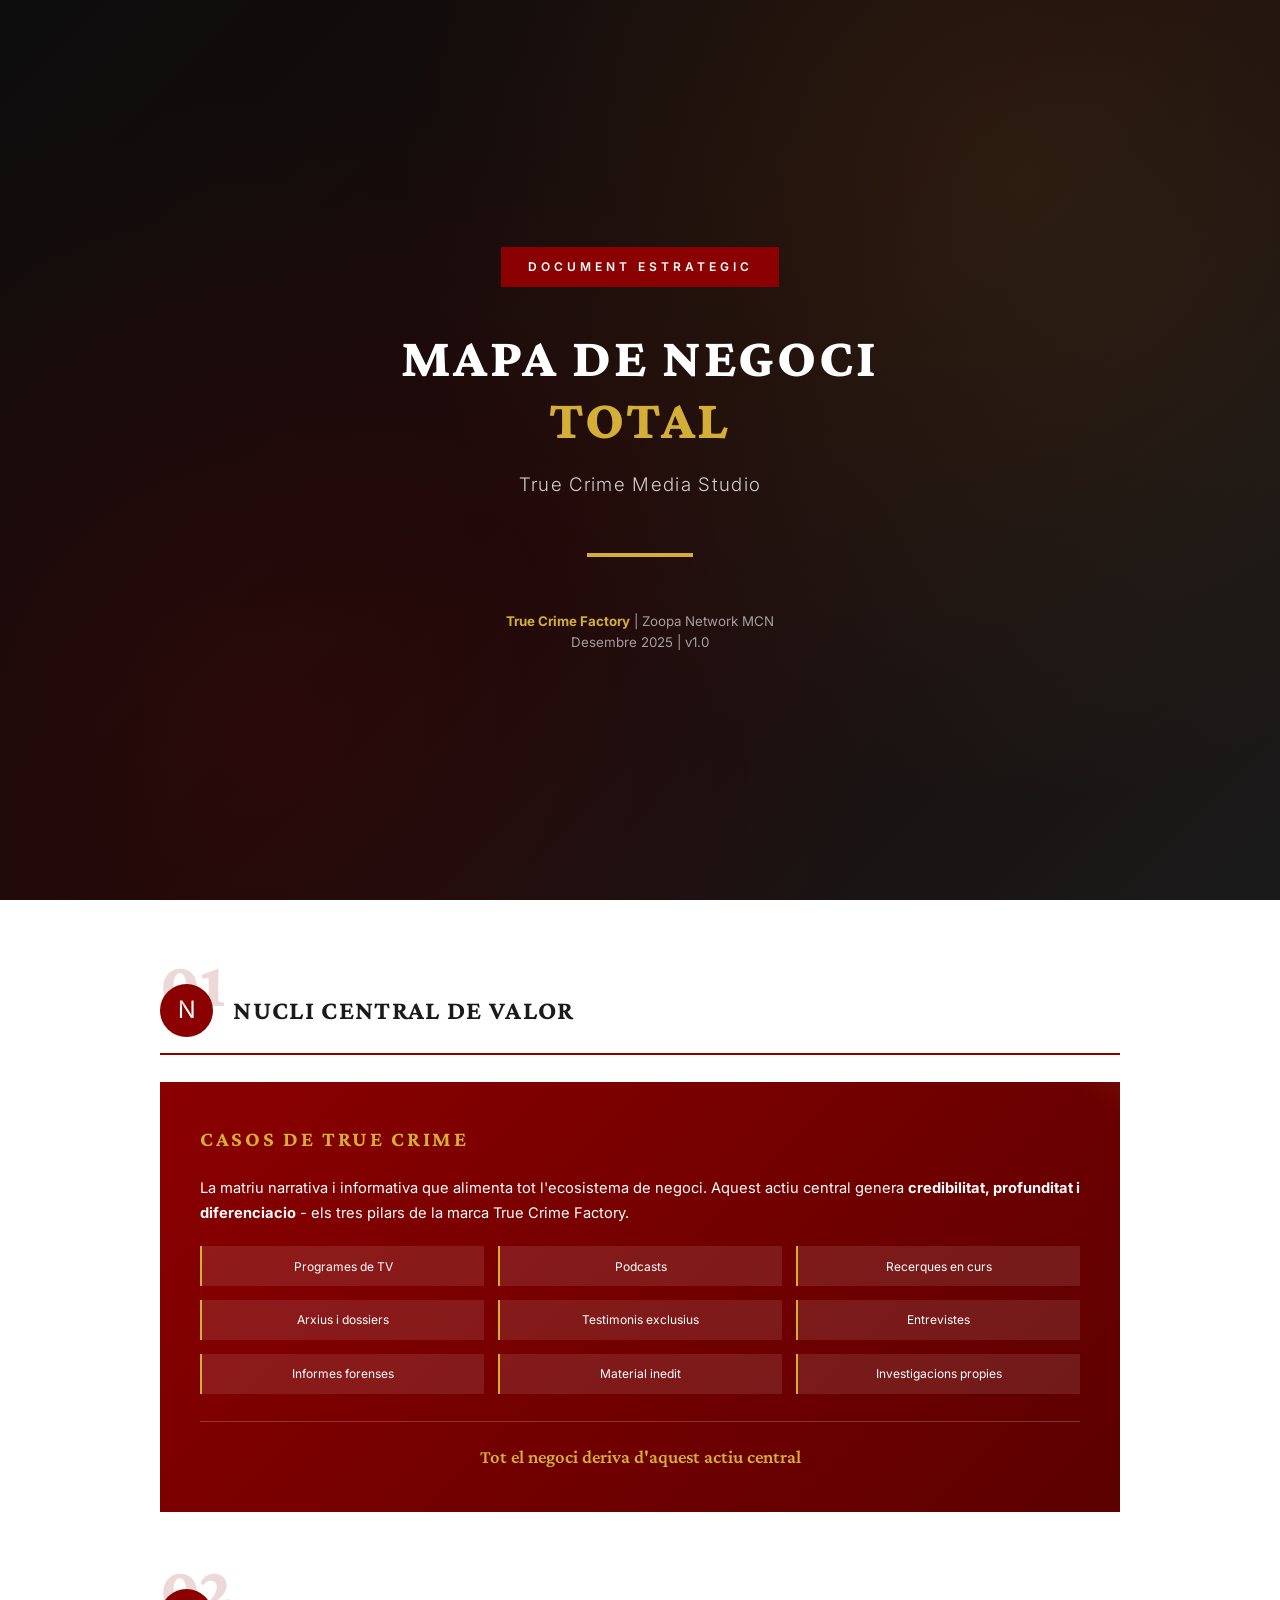
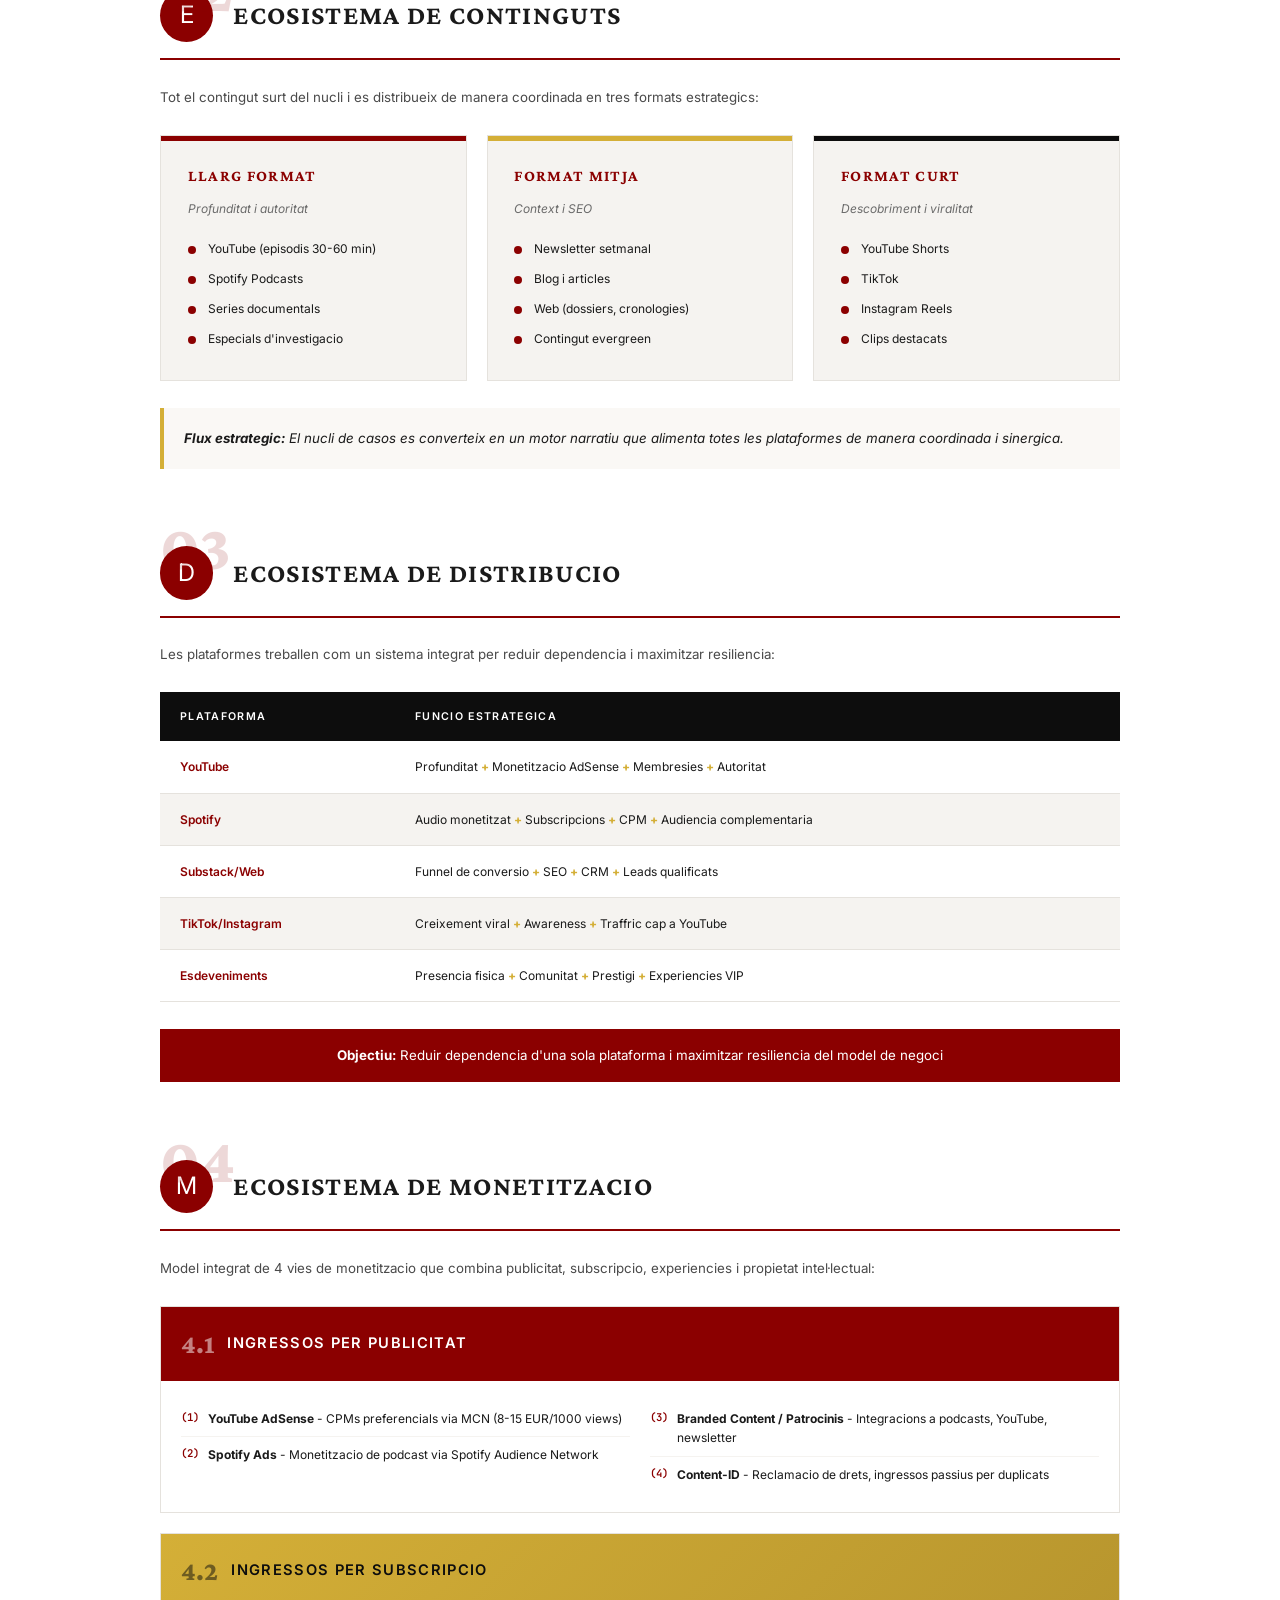
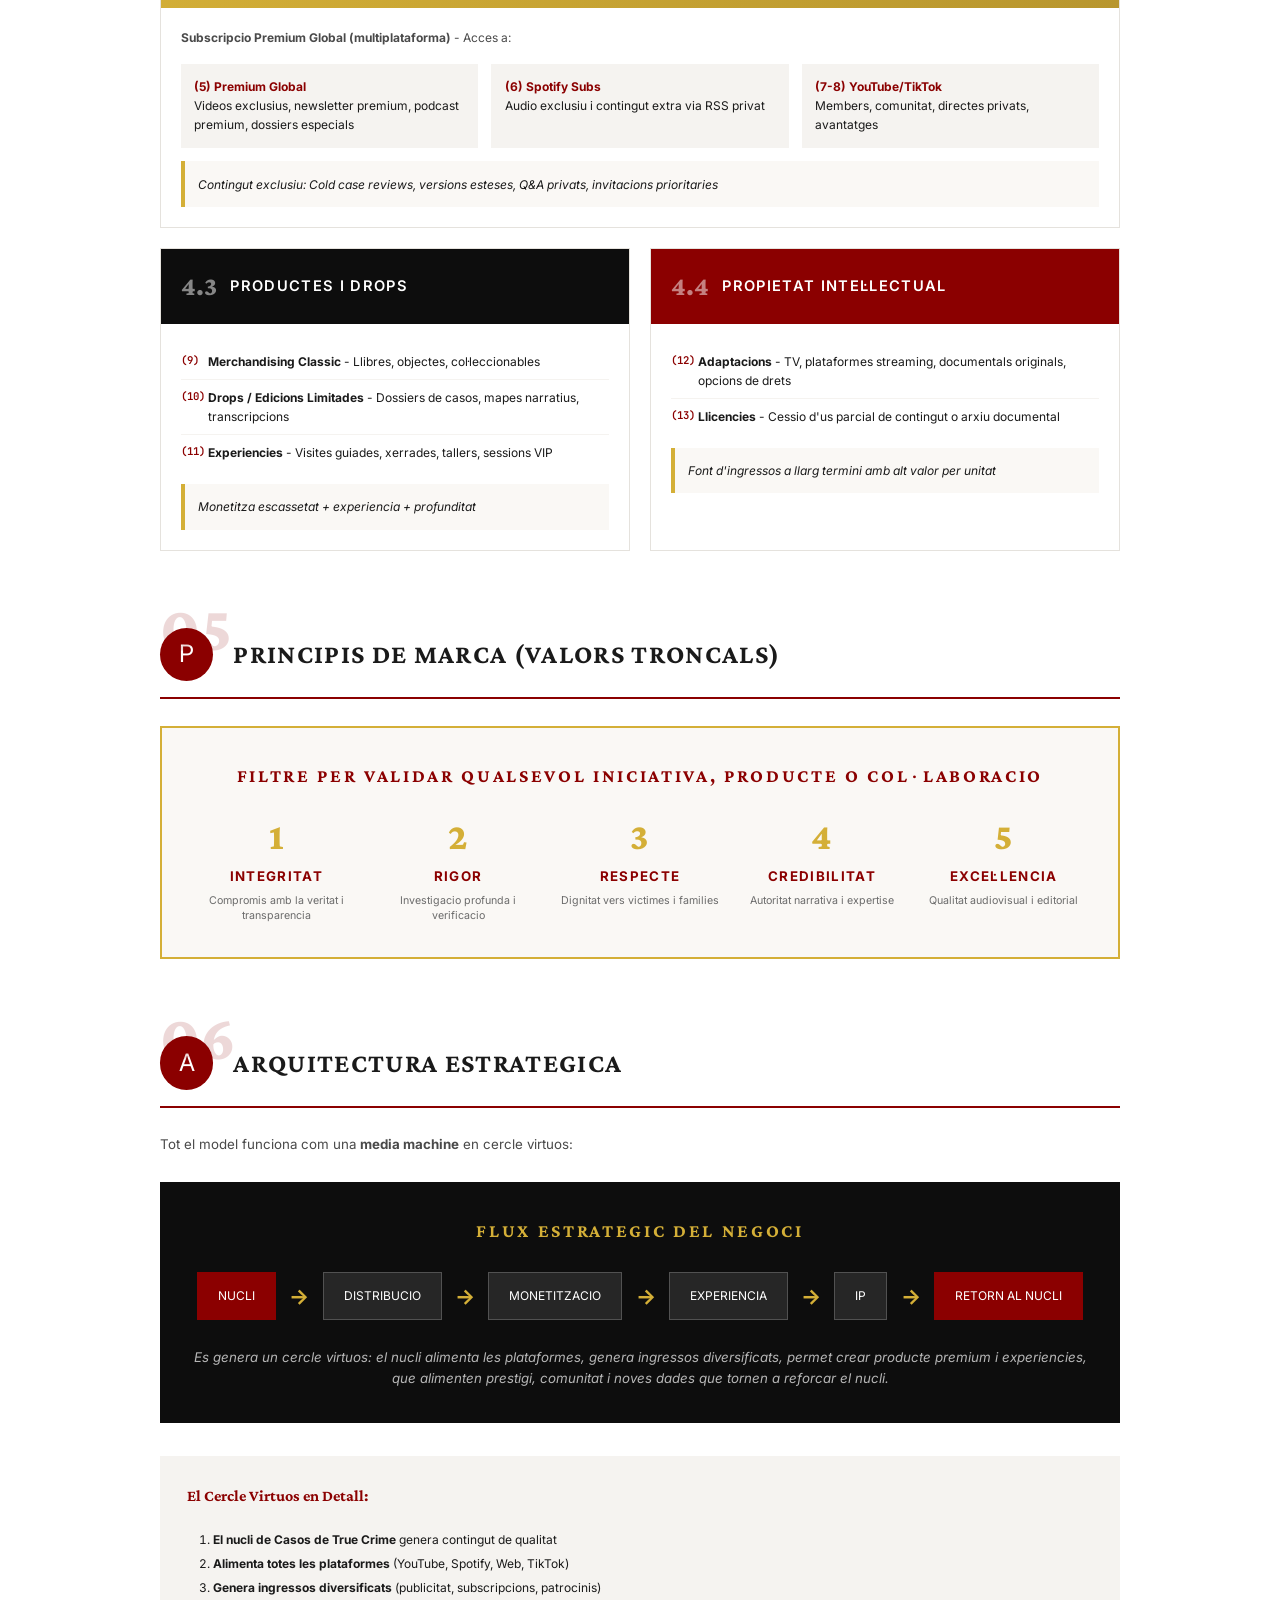
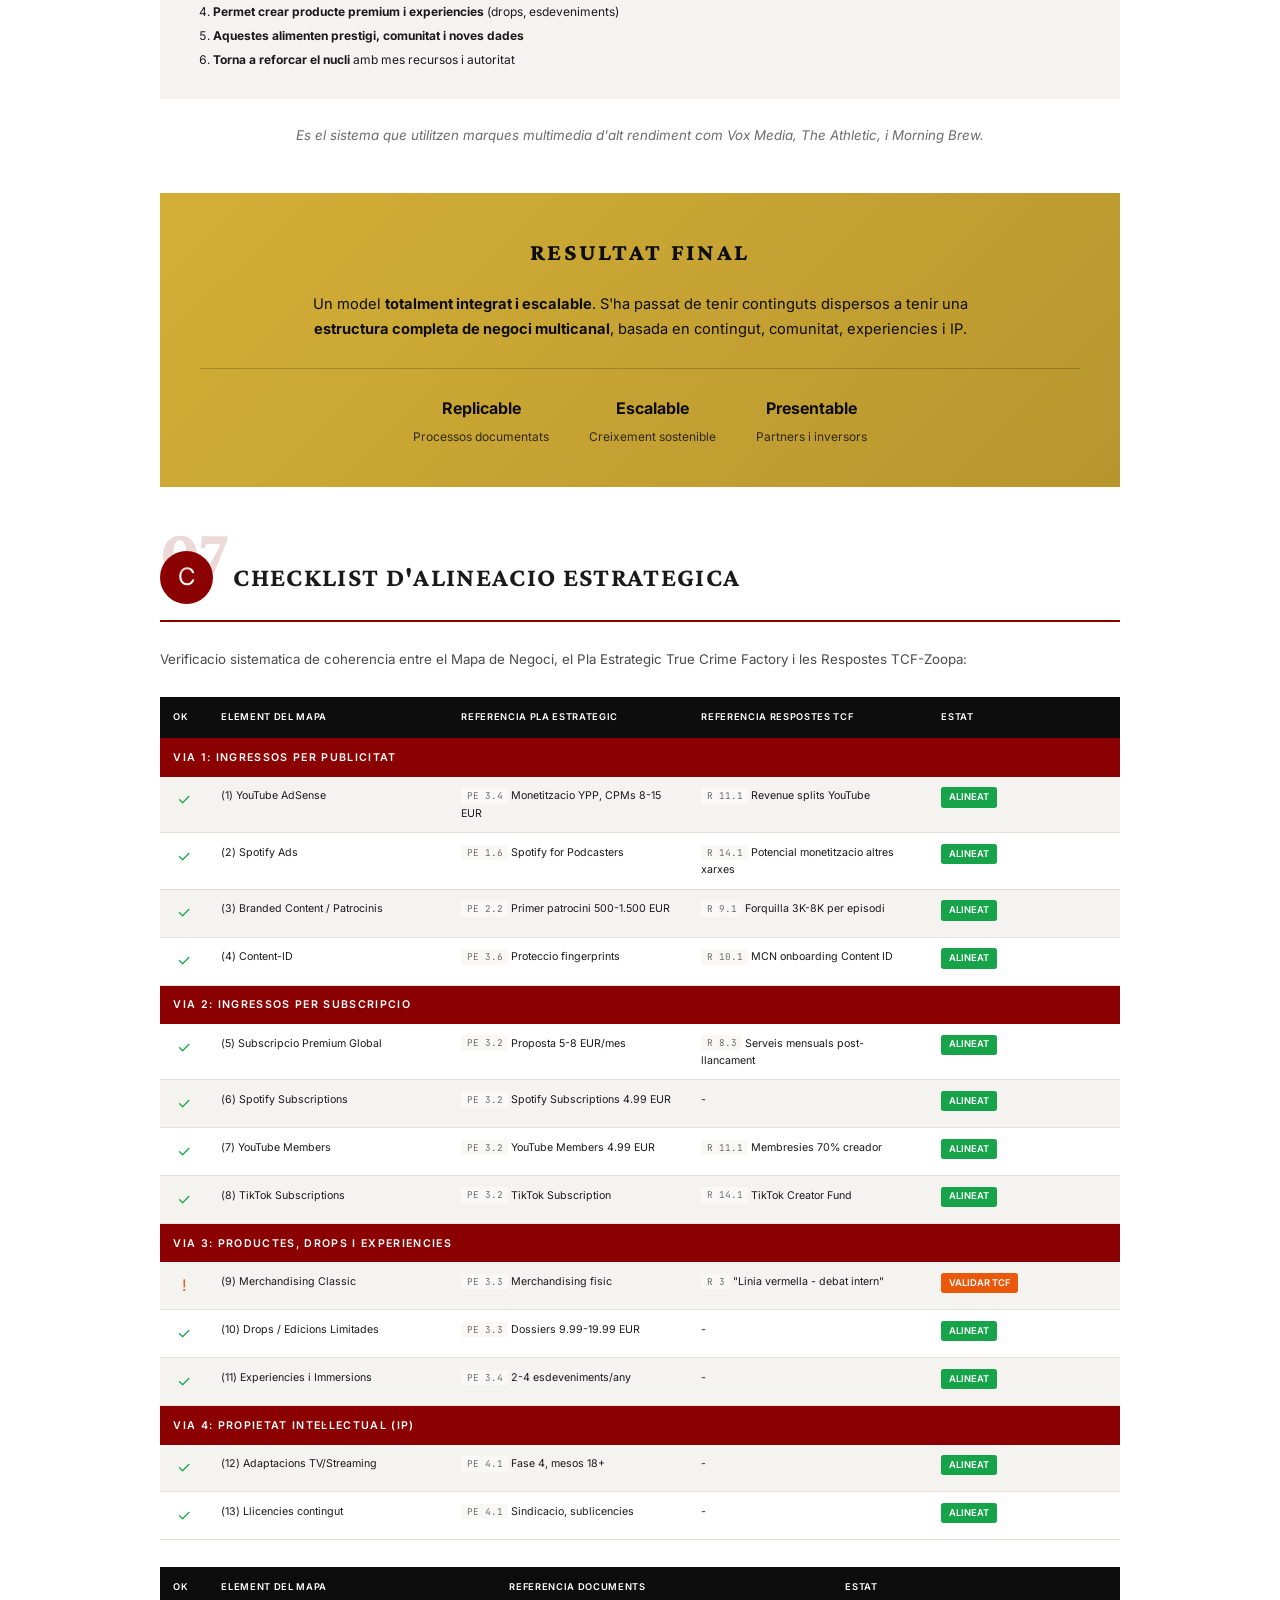
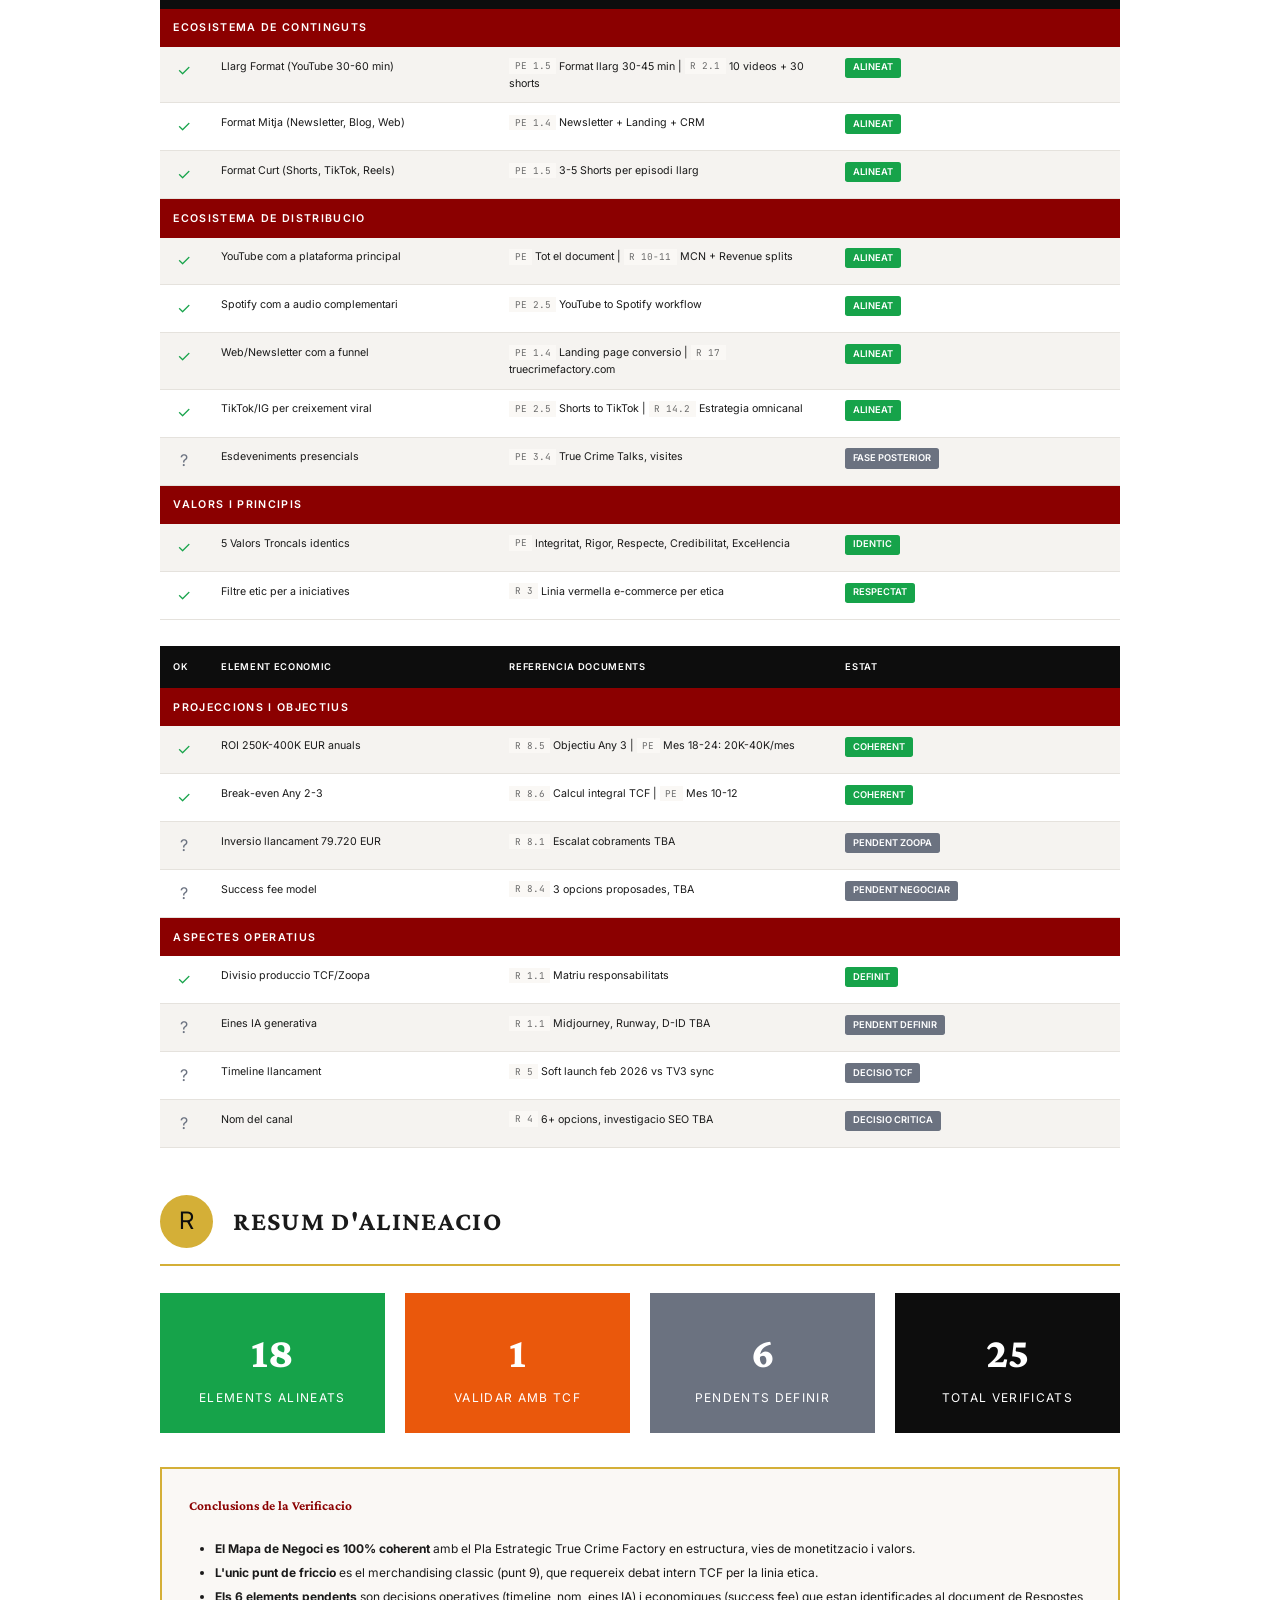
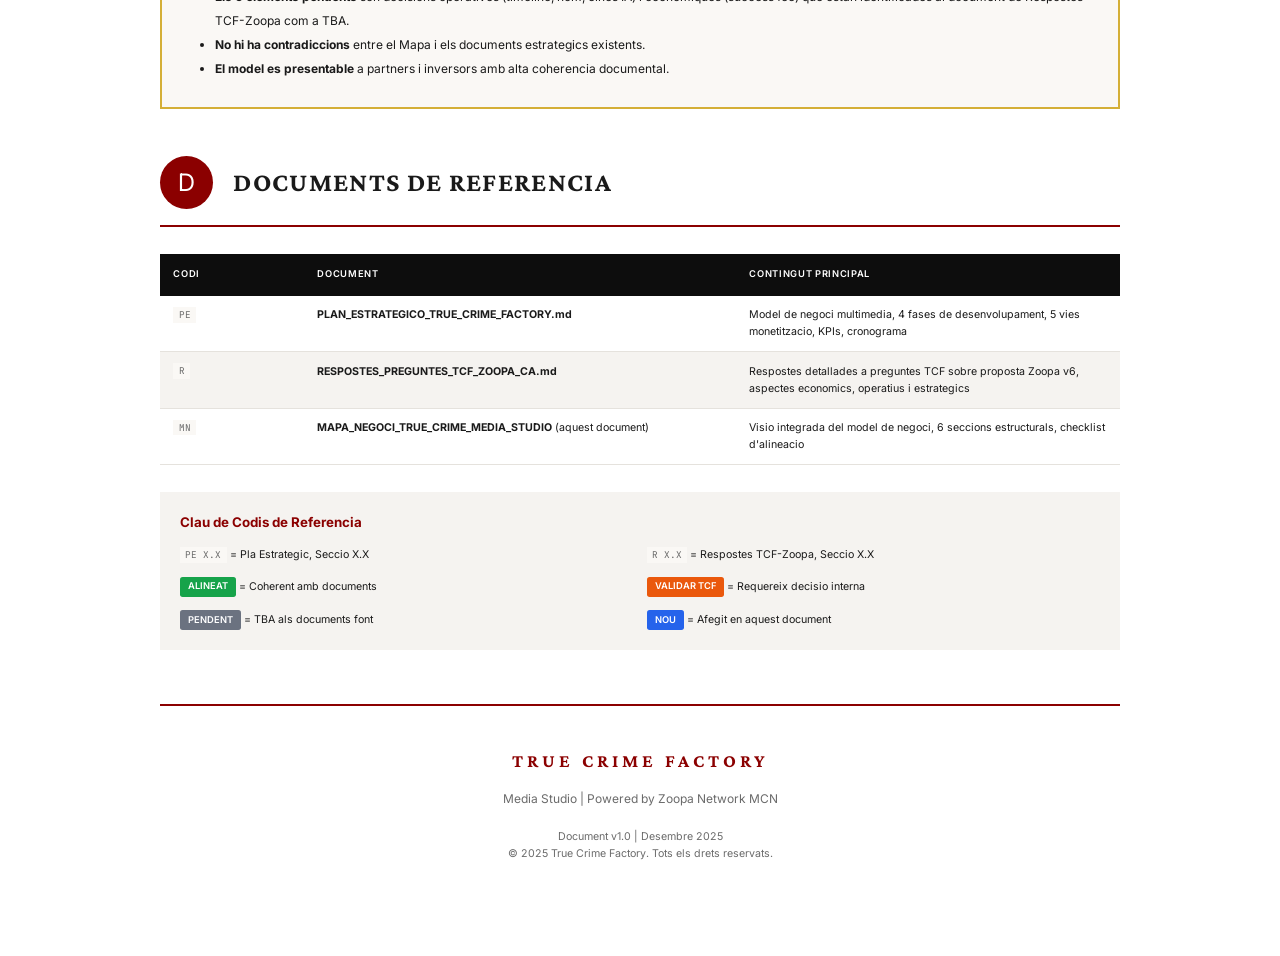
<file: MAPA_NEGOCI_TRUE_CRIME_MEDIA_STUDIO.html>
<!DOCTYPE html>
<html lang="ca">
<head>
    <meta charset="UTF-8">
    <title>Mapa de Negoci Total | True Crime Media Studio</title>
    <style>
        @import url('https://fonts.googleapis.com/css2?family=Crimson+Pro:wght@400;500;600;700;800&family=Inter:wght@300;400;500;600;700&family=JetBrains+Mono:wght@400;500&display=swap');
        
        @page {
            size: A4;
            margin: 1.5cm;
        }
        
        :root {
            --primary-dark: #0d0d0d;
            --secondary-dark: #1a1a1a;
            --accent-red: #8b0000;
            --accent-red-light: #a31515;
            --gold: #d4af37;
            --gold-light: #e8c84a;
            --text-primary: #1a1a1a;
            --text-secondary: #4a4a4a;
            --text-muted: #6b6b6b;
            --bg-cream: #faf8f5;
            --bg-light: #f5f3f0;
            --border-light: #e5e2dd;
        }
        
        * {
            margin: 0;
            padding: 0;
            box-sizing: border-box;
        }
        
        body {
            font-family: 'Inter', sans-serif;
            font-size: 10pt;
            line-height: 1.6;
            color: var(--text-primary);
            background: white;
        }
        
        /* Cover Page */
        .cover {
            min-height: 100vh;
            background: linear-gradient(135deg, var(--primary-dark) 0%, #1a0a0a 50%, var(--secondary-dark) 100%);
            color: white;
            display: flex;
            flex-direction: column;
            justify-content: center;
            align-items: center;
            text-align: center;
            padding: 60pt;
            position: relative;
            overflow: hidden;
        }
        
        .cover::before {
            content: '';
            position: absolute;
            top: 0;
            left: 0;
            right: 0;
            bottom: 0;
            background: 
                radial-gradient(circle at 20% 80%, rgba(139, 0, 0, 0.15) 0%, transparent 50%),
                radial-gradient(circle at 80% 20%, rgba(212, 175, 55, 0.1) 0%, transparent 50%);
            pointer-events: none;
        }
        
        .cover-content {
            position: relative;
            z-index: 1;
        }
        
        .cover-badge {
            display: inline-block;
            background: var(--accent-red);
            color: white;
            padding: 8pt 20pt;
            font-size: 9pt;
            font-weight: 600;
            letter-spacing: 3pt;
            text-transform: uppercase;
            margin-bottom: 30pt;
        }
        
        .cover-title {
            font-family: 'Crimson Pro', serif;
            font-size: 42pt;
            font-weight: 800;
            line-height: 1.1;
            margin-bottom: 15pt;
            text-transform: uppercase;
            letter-spacing: 2pt;
        }
        
        .cover-title span {
            color: var(--gold);
        }
        
        .cover-subtitle {
            font-size: 14pt;
            font-weight: 300;
            color: rgba(255,255,255,0.8);
            margin-bottom: 40pt;
            letter-spacing: 1pt;
        }
        
        .cover-divider {
            width: 80pt;
            height: 3pt;
            background: var(--gold);
            margin: 0 auto 40pt;
        }
        
        .cover-meta {
            font-size: 10pt;
            color: rgba(255,255,255,0.6);
        }
        
        .cover-meta strong {
            color: var(--gold);
        }
        
        /* Main Content */
        .content {
            padding: 40pt;
            max-width: 800pt;
            margin: 0 auto;
        }
        
        /* Section Headers */
        .section {
            margin-bottom: 35pt;
            page-break-inside: avoid;
        }
        
        .section-number {
            font-family: 'Crimson Pro', serif;
            font-size: 48pt;
            font-weight: 800;
            color: var(--accent-red);
            opacity: 0.15;
            line-height: 1;
            margin-bottom: -25pt;
        }
        
        .section-header {
            display: flex;
            align-items: center;
            gap: 15pt;
            margin-bottom: 20pt;
            padding-bottom: 12pt;
            border-bottom: 2pt solid var(--accent-red);
        }
        
        .section-icon {
            width: 40pt;
            height: 40pt;
            background: var(--accent-red);
            border-radius: 50%;
            display: flex;
            align-items: center;
            justify-content: center;
            font-size: 18pt;
            color: white;
            flex-shrink: 0;
        }
        
        .section-title {
            font-family: 'Crimson Pro', serif;
            font-size: 20pt;
            font-weight: 700;
            color: var(--text-primary);
            text-transform: uppercase;
            letter-spacing: 1pt;
        }
        
        /* Core Value Box */
        .core-box {
            background: linear-gradient(135deg, var(--accent-red) 0%, #5c0000 100%);
            color: white;
            padding: 30pt;
            margin-bottom: 25pt;
            position: relative;
            overflow: hidden;
        }
        
        .core-box::before {
            content: '';
            position: absolute;
            top: -50%;
            right: -20%;
            width: 200pt;
            height: 200pt;
            background: radial-gradient(circle, rgba(212,175,55,0.2) 0%, transparent 70%);
        }
        
        .core-box h3 {
            font-family: 'Crimson Pro', serif;
            font-size: 16pt;
            font-weight: 700;
            margin-bottom: 15pt;
            color: var(--gold);
            text-transform: uppercase;
            letter-spacing: 2pt;
        }
        
        .core-box p {
            font-size: 11pt;
            line-height: 1.7;
            margin-bottom: 15pt;
            position: relative;
        }
        
        .core-items {
            display: grid;
            grid-template-columns: repeat(3, 1fr);
            gap: 10pt;
            margin-top: 15pt;
        }
        
        .core-item {
            background: rgba(255,255,255,0.1);
            padding: 8pt 12pt;
            font-size: 9pt;
            text-align: center;
            border-left: 2pt solid var(--gold);
        }
        
        .core-highlight {
            font-family: 'Crimson Pro', serif;
            font-size: 14pt;
            font-weight: 600;
            color: var(--gold);
            text-align: center;
            margin-top: 20pt;
            padding-top: 15pt;
            border-top: 1pt solid rgba(255,255,255,0.2);
        }
        
        /* Content Ecosystem */
        .ecosystem-grid {
            display: grid;
            grid-template-columns: repeat(3, 1fr);
            gap: 15pt;
            margin-bottom: 20pt;
        }
        
        .ecosystem-card {
            background: var(--bg-light);
            border: 1pt solid var(--border-light);
            padding: 20pt;
            position: relative;
        }
        
        .ecosystem-card::before {
            content: '';
            position: absolute;
            top: 0;
            left: 0;
            right: 0;
            height: 4pt;
            background: var(--accent-red);
        }
        
        .ecosystem-card.gold::before {
            background: var(--gold);
        }
        
        .ecosystem-card.dark::before {
            background: var(--primary-dark);
        }
        
        .ecosystem-card h4 {
            font-family: 'Crimson Pro', serif;
            font-size: 12pt;
            font-weight: 700;
            color: var(--accent-red);
            margin-bottom: 8pt;
            text-transform: uppercase;
            letter-spacing: 1pt;
        }
        
        .ecosystem-card .subtitle {
            font-size: 9pt;
            color: var(--text-muted);
            margin-bottom: 12pt;
            font-style: italic;
        }
        
        .ecosystem-card ul {
            list-style: none;
            font-size: 9pt;
        }
        
        .ecosystem-card li {
            padding: 4pt 0;
            padding-left: 15pt;
            position: relative;
        }
        
        .ecosystem-card li::before {
            content: '';
            position: absolute;
            left: 0;
            top: 9pt;
            width: 6pt;
            height: 6pt;
            background: var(--accent-red);
            border-radius: 50%;
        }
        
        /* Distribution Table */
        .distribution-table {
            width: 100%;
            border-collapse: collapse;
            margin-bottom: 20pt;
            font-size: 9pt;
        }
        
        .distribution-table th {
            background: var(--primary-dark);
            color: white;
            padding: 12pt 15pt;
            text-align: left;
            font-weight: 600;
            text-transform: uppercase;
            letter-spacing: 1pt;
            font-size: 8pt;
        }
        
        .distribution-table td {
            padding: 12pt 15pt;
            border-bottom: 1pt solid var(--border-light);
            vertical-align: top;
        }
        
        .distribution-table tr:nth-child(even) {
            background: var(--bg-light);
        }
        
        .distribution-table .platform {
            font-weight: 600;
            color: var(--accent-red);
        }
        
        .distribution-table .arrow {
            color: var(--gold);
            font-weight: bold;
        }
        
        /* Monetization Section */
        .monetization-grid {
            display: grid;
            grid-template-columns: repeat(2, 1fr);
            gap: 15pt;
            margin-bottom: 20pt;
        }
        
        .monetization-card {
            background: white;
            border: 1pt solid var(--border-light);
            overflow: hidden;
        }
        
        .monetization-card.full-width {
            grid-column: span 2;
        }
        
        .monetization-header {
            background: var(--accent-red);
            color: white;
            padding: 12pt 15pt;
            display: flex;
            align-items: center;
            gap: 10pt;
        }
        
        .monetization-header.gold {
            background: linear-gradient(135deg, var(--gold) 0%, #b8962e 100%);
            color: var(--primary-dark);
        }
        
        .monetization-header.dark {
            background: var(--primary-dark);
        }
        
        .monetization-number {
            font-family: 'Crimson Pro', serif;
            font-size: 20pt;
            font-weight: 800;
            opacity: 0.5;
        }
        
        .monetization-title {
            font-size: 11pt;
            font-weight: 600;
            text-transform: uppercase;
            letter-spacing: 1pt;
        }
        
        .monetization-content {
            padding: 15pt;
        }
        
        .monetization-content ul {
            list-style: none;
            font-size: 9pt;
        }
        
        .monetization-content li {
            padding: 6pt 0;
            padding-left: 20pt;
            position: relative;
            border-bottom: 1pt solid var(--bg-light);
        }
        
        .monetization-content li:last-child {
            border-bottom: none;
        }
        
        .monetization-content li::before {
            content: attr(data-num);
            position: absolute;
            left: 0;
            font-family: 'JetBrains Mono', monospace;
            font-size: 8pt;
            color: var(--accent-red);
            font-weight: 600;
        }
        
        .monetization-content .highlight {
            background: var(--bg-cream);
            padding: 10pt;
            margin-top: 10pt;
            border-left: 3pt solid var(--gold);
            font-size: 9pt;
            font-style: italic;
        }
        
        /* Values Section */
        .values-container {
            background: var(--bg-cream);
            padding: 25pt;
            margin-bottom: 25pt;
            border: 2pt solid var(--gold);
        }
        
        .values-title {
            font-family: 'Crimson Pro', serif;
            font-size: 14pt;
            font-weight: 700;
            color: var(--accent-red);
            text-align: center;
            margin-bottom: 20pt;
            text-transform: uppercase;
            letter-spacing: 2pt;
        }
        
        .values-grid {
            display: grid;
            grid-template-columns: repeat(5, 1fr);
            gap: 15pt;
        }
        
        .value-item {
            text-align: center;
        }
        
        .value-number {
            font-family: 'Crimson Pro', serif;
            font-size: 28pt;
            font-weight: 800;
            color: var(--gold);
            line-height: 1;
        }
        
        .value-name {
            font-size: 10pt;
            font-weight: 700;
            color: var(--accent-red);
            text-transform: uppercase;
            letter-spacing: 1pt;
            margin: 8pt 0 5pt;
        }
        
        .value-desc {
            font-size: 8pt;
            color: var(--text-muted);
            line-height: 1.4;
        }
        
        /* Architecture Diagram */
        .architecture-box {
            background: var(--primary-dark);
            color: white;
            padding: 25pt;
            margin-bottom: 25pt;
            text-align: center;
        }
        
        .architecture-title {
            font-family: 'Crimson Pro', serif;
            font-size: 14pt;
            font-weight: 700;
            color: var(--gold);
            margin-bottom: 20pt;
            text-transform: uppercase;
            letter-spacing: 2pt;
        }
        
        .architecture-flow {
            display: flex;
            align-items: center;
            justify-content: center;
            flex-wrap: wrap;
            gap: 10pt;
            font-size: 9pt;
        }
        
        .architecture-step {
            background: rgba(255,255,255,0.1);
            padding: 10pt 15pt;
            border: 1pt solid rgba(255,255,255,0.2);
        }
        
        .architecture-step.highlight {
            background: var(--accent-red);
            border-color: var(--accent-red);
        }
        
        .architecture-arrow {
            color: var(--gold);
            font-size: 16pt;
            font-weight: bold;
        }
        
        .architecture-note {
            margin-top: 20pt;
            font-size: 10pt;
            color: rgba(255,255,255,0.7);
            font-style: italic;
        }
        
        /* Result Box */
        .result-box {
            background: linear-gradient(135deg, var(--gold) 0%, #b8962e 100%);
            color: var(--primary-dark);
            padding: 30pt;
            text-align: center;
            margin-bottom: 25pt;
        }
        
        .result-title {
            font-family: 'Crimson Pro', serif;
            font-size: 18pt;
            font-weight: 800;
            text-transform: uppercase;
            letter-spacing: 2pt;
            margin-bottom: 15pt;
        }
        
        .result-text {
            font-size: 11pt;
            line-height: 1.7;
            max-width: 500pt;
            margin: 0 auto;
        }
        
        .result-features {
            display: flex;
            justify-content: center;
            gap: 30pt;
            margin-top: 20pt;
            padding-top: 20pt;
            border-top: 1pt solid rgba(0,0,0,0.2);
        }
        
        .result-feature {
            text-align: center;
        }
        
        .result-feature strong {
            display: block;
            font-size: 12pt;
            margin-bottom: 3pt;
        }
        
        .result-feature span {
            font-size: 9pt;
            opacity: 0.8;
        }
        
        /* Alignment Section */
        .alignment-section {
            background: var(--bg-light);
            padding: 25pt;
            margin-bottom: 25pt;
            border-left: 4pt solid var(--accent-red);
        }
        
        .alignment-title {
            font-family: 'Crimson Pro', serif;
            font-size: 14pt;
            font-weight: 700;
            color: var(--accent-red);
            margin-bottom: 15pt;
        }
        
        .alignment-grid {
            display: grid;
            grid-template-columns: repeat(2, 1fr);
            gap: 20pt;
        }
        
        .alignment-item h5 {
            font-size: 10pt;
            font-weight: 600;
            color: var(--text-primary);
            margin-bottom: 8pt;
            padding-bottom: 5pt;
            border-bottom: 1pt solid var(--border-light);
        }
        
        .alignment-item p {
            font-size: 9pt;
            color: var(--text-secondary);
            line-height: 1.6;
        }
        
        .alignment-item .status {
            display: inline-block;
            background: #16a34a;
            color: white;
            font-size: 8pt;
            padding: 2pt 8pt;
            margin-top: 8pt;
            font-weight: 600;
        }
        
        /* Footer */
        .footer {
            text-align: center;
            padding: 30pt;
            border-top: 2pt solid var(--accent-red);
            margin-top: 40pt;
        }
        
        .footer-logo {
            font-family: 'Crimson Pro', serif;
            font-size: 14pt;
            font-weight: 700;
            color: var(--accent-red);
            letter-spacing: 3pt;
            margin-bottom: 10pt;
        }
        
        .footer-tagline {
            font-size: 9pt;
            color: var(--text-muted);
            margin-bottom: 15pt;
        }
        
        .footer-meta {
            font-size: 8pt;
            color: var(--text-muted);
        }
        
        /* Page Break */
        .page-break {
            page-break-after: always;
        }
        
        /* Print Styles */
        @media print {
            body { -webkit-print-color-adjust: exact; print-color-adjust: exact; }
            .cover { min-height: auto; padding: 80pt 40pt; }
            .page-break { page-break-after: always; }
        }
    </style>
</head>
<body>

    <!-- COVER PAGE -->
    <div class="cover">
        <div class="cover-content">
            <div class="cover-badge">Document Estrategic</div>
            <h1 class="cover-title">Mapa de Negoci<br><span>Total</span></h1>
            <p class="cover-subtitle">True Crime Media Studio</p>
            <div class="cover-divider"></div>
            <p class="cover-meta">
                <strong>True Crime Factory</strong> | Zoopa Network MCN<br>
                Desembre 2025 | v1.0
            </p>
        </div>
    </div>

    <div class="page-break"></div>

    <!-- MAIN CONTENT -->
    <div class="content">

        <!-- SECTION 1: NUCLI CENTRAL -->
        <div class="section">
            <div class="section-number">01</div>
            <div class="section-header">
                <div class="section-icon">N</div>
                <h2 class="section-title">Nucli Central de Valor</h2>
            </div>
            
            <div class="core-box">
                <h3>Casos de True Crime</h3>
                <p>La matriu narrativa i informativa que alimenta tot l'ecosistema de negoci. Aquest actiu central genera <strong>credibilitat, profunditat i diferenciacio</strong> - els tres pilars de la marca True Crime Factory.</p>
                
                <div class="core-items">
                    <div class="core-item">Programes de TV</div>
                    <div class="core-item">Podcasts</div>
                    <div class="core-item">Recerques en curs</div>
                    <div class="core-item">Arxius i dossiers</div>
                    <div class="core-item">Testimonis exclusius</div>
                    <div class="core-item">Entrevistes</div>
                    <div class="core-item">Informes forenses</div>
                    <div class="core-item">Material inedit</div>
                    <div class="core-item">Investigacions propies</div>
                </div>
                
                <div class="core-highlight">
                    Tot el negoci deriva d'aquest actiu central
                </div>
            </div>
        </div>

        <!-- SECTION 2: ECOSISTEMA DE CONTINGUTS -->
        <div class="section">
            <div class="section-number">02</div>
            <div class="section-header">
                <div class="section-icon">E</div>
                <h2 class="section-title">Ecosistema de Continguts</h2>
            </div>
            
            <p style="margin-bottom: 20pt; color: var(--text-secondary);">Tot el contingut surt del nucli i es distribueix de manera coordinada en tres formats estrategics:</p>
            
            <div class="ecosystem-grid">
                <div class="ecosystem-card">
                    <h4>Llarg Format</h4>
                    <div class="subtitle">Profunditat i autoritat</div>
                    <ul>
                        <li>YouTube (episodis 30-60 min)</li>
                        <li>Spotify Podcasts</li>
                        <li>Series documentals</li>
                        <li>Especials d'investigacio</li>
                    </ul>
                </div>
                
                <div class="ecosystem-card gold">
                    <h4>Format Mitja</h4>
                    <div class="subtitle">Context i SEO</div>
                    <ul>
                        <li>Newsletter setmanal</li>
                        <li>Blog i articles</li>
                        <li>Web (dossiers, cronologies)</li>
                        <li>Contingut evergreen</li>
                    </ul>
                </div>
                
                <div class="ecosystem-card dark">
                    <h4>Format Curt</h4>
                    <div class="subtitle">Descobriment i viralitat</div>
                    <ul>
                        <li>YouTube Shorts</li>
                        <li>TikTok</li>
                        <li>Instagram Reels</li>
                        <li>Clips destacats</li>
                    </ul>
                </div>
            </div>
            
            <div style="background: var(--bg-cream); padding: 15pt; border-left: 3pt solid var(--gold); font-size: 10pt; font-style: italic;">
                <strong>Flux estrategic:</strong> El nucli de casos es converteix en un motor narratiu que alimenta totes les plataformes de manera coordinada i sinergica.
            </div>
        </div>

        <!-- SECTION 3: ECOSISTEMA DE DISTRIBUCIO -->
        <div class="section">
            <div class="section-number">03</div>
            <div class="section-header">
                <div class="section-icon">D</div>
                <h2 class="section-title">Ecosistema de Distribucio</h2>
            </div>
            
            <p style="margin-bottom: 20pt; color: var(--text-secondary);">Les plataformes treballen com un sistema integrat per reduir dependencia i maximitzar resiliencia:</p>
            
            <table class="distribution-table">
                <thead>
                    <tr>
                        <th>Plataforma</th>
                        <th>Funcio Estrategica</th>
                    </tr>
                </thead>
                <tbody>
                    <tr>
                        <td class="platform">YouTube</td>
                        <td>Profunditat <span class="arrow">+</span> Monetitzacio AdSense <span class="arrow">+</span> Membresies <span class="arrow">+</span> Autoritat</td>
                    </tr>
                    <tr>
                        <td class="platform">Spotify</td>
                        <td>Audio monetitzat <span class="arrow">+</span> Subscripcions <span class="arrow">+</span> CPM <span class="arrow">+</span> Audiencia complementaria</td>
                    </tr>
                    <tr>
                        <td class="platform">Substack/Web</td>
                        <td>Funnel de conversio <span class="arrow">+</span> SEO <span class="arrow">+</span> CRM <span class="arrow">+</span> Leads qualificats</td>
                    </tr>
                    <tr>
                        <td class="platform">TikTok/Instagram</td>
                        <td>Creixement viral <span class="arrow">+</span> Awareness <span class="arrow">+</span> Traffric cap a YouTube</td>
                    </tr>
                    <tr>
                        <td class="platform">Esdeveniments</td>
                        <td>Presencia fisica <span class="arrow">+</span> Comunitat <span class="arrow">+</span> Prestigi <span class="arrow">+</span> Experiencies VIP</td>
                    </tr>
                </tbody>
            </table>
            
            <div style="background: var(--accent-red); color: white; padding: 12pt 15pt; text-align: center; font-size: 10pt;">
                <strong>Objectiu:</strong> Reduir dependencia d'una sola plataforma i maximitzar resiliencia del model de negoci
            </div>
        </div>

        <div class="page-break"></div>

        <!-- SECTION 4: ECOSISTEMA DE MONETITZACIO -->
        <div class="section">
            <div class="section-number">04</div>
            <div class="section-header">
                <div class="section-icon">M</div>
                <h2 class="section-title">Ecosistema de Monetitzacio</h2>
            </div>
            
            <p style="margin-bottom: 20pt; color: var(--text-secondary);">Model integrat de 4 vies de monetitzacio que combina publicitat, subscripcio, experiencies i propietat intel·lectual:</p>
            
            <!-- 4.1 PUBLICITAT -->
            <div class="monetization-card full-width" style="margin-bottom: 15pt;">
                <div class="monetization-header">
                    <span class="monetization-number">4.1</span>
                    <span class="monetization-title">Ingressos per Publicitat</span>
                </div>
                <div class="monetization-content">
                    <div style="display: grid; grid-template-columns: repeat(2, 1fr); gap: 15pt;">
                        <div>
                            <ul>
                                <li data-num="(1)"><strong>YouTube AdSense</strong> - CPMs preferencials via MCN (8-15 EUR/1000 views)</li>
                                <li data-num="(2)"><strong>Spotify Ads</strong> - Monetitzacio de podcast via Spotify Audience Network</li>
                            </ul>
                        </div>
                        <div>
                            <ul>
                                <li data-num="(3)"><strong>Branded Content / Patrocinis</strong> - Integracions a podcasts, YouTube, newsletter</li>
                                <li data-num="(4)"><strong>Content-ID</strong> - Reclamacio de drets, ingressos passius per duplicats</li>
                            </ul>
                        </div>
                    </div>
                </div>
            </div>
            
            <!-- 4.2 SUBSCRIPCIO -->
            <div class="monetization-card full-width" style="margin-bottom: 15pt;">
                <div class="monetization-header gold">
                    <span class="monetization-number">4.2</span>
                    <span class="monetization-title">Ingressos per Subscripcio</span>
                </div>
                <div class="monetization-content">
                    <p style="font-size: 9pt; color: var(--text-secondary); margin-bottom: 12pt;"><strong>Subscripcio Premium Global (multiplataforma)</strong> - Acces a:</p>
                    <div style="display: grid; grid-template-columns: repeat(3, 1fr); gap: 10pt; font-size: 9pt;">
                        <div style="background: var(--bg-light); padding: 10pt;">
                            <strong style="color: var(--accent-red);">(5) Premium Global</strong><br>
                            Videos exclusius, newsletter premium, podcast premium, dossiers especials
                        </div>
                        <div style="background: var(--bg-light); padding: 10pt;">
                            <strong style="color: var(--accent-red);">(6) Spotify Subs</strong><br>
                            Audio exclusiu i contingut extra via RSS privat
                        </div>
                        <div style="background: var(--bg-light); padding: 10pt;">
                            <strong style="color: var(--accent-red);">(7-8) YouTube/TikTok</strong><br>
                            Members, comunitat, directes privats, avantatges
                        </div>
                    </div>
                    <div class="highlight">
                        Contingut exclusiu: Cold case reviews, versions esteses, Q&A privats, invitacions prioritaries
                    </div>
                </div>
            </div>
            
            <div class="monetization-grid">
                <!-- 4.3 PRODUCTES -->
                <div class="monetization-card">
                    <div class="monetization-header dark">
                        <span class="monetization-number">4.3</span>
                        <span class="monetization-title">Productes i Drops</span>
                    </div>
                    <div class="monetization-content">
                        <ul>
                            <li data-num="(9)"><strong>Merchandising Classic</strong> - Llibres, objectes, col·leccionables</li>
                            <li data-num="(10)"><strong>Drops / Edicions Limitades</strong> - Dossiers de casos, mapes narratius, transcripcions</li>
                            <li data-num="(11)"><strong>Experiencies</strong> - Visites guiades, xerrades, tallers, sessions VIP</li>
                        </ul>
                        <div class="highlight">
                            Monetitza escassetat + experiencia + profunditat
                        </div>
                    </div>
                </div>
                
                <!-- 4.4 IP -->
                <div class="monetization-card">
                    <div class="monetization-header">
                        <span class="monetization-number">4.4</span>
                        <span class="monetization-title">Propietat Intel·lectual</span>
                    </div>
                    <div class="monetization-content">
                        <ul>
                            <li data-num="(12)"><strong>Adaptacions</strong> - TV, plataformes streaming, documentals originals, opcions de drets</li>
                            <li data-num="(13)"><strong>Llicencies</strong> - Cessio d'us parcial de contingut o arxiu documental</li>
                        </ul>
                        <div class="highlight">
                            Font d'ingressos a llarg termini amb alt valor per unitat
                        </div>
                    </div>
                </div>
            </div>
        </div>

        <!-- SECTION 5: PRINCIPIS DE MARCA -->
        <div class="section">
            <div class="section-number">05</div>
            <div class="section-header">
                <div class="section-icon">P</div>
                <h2 class="section-title">Principis de Marca (Valors Troncals)</h2>
            </div>
            
            <div class="values-container">
                <h3 class="values-title">Filtre per validar qualsevol iniciativa, producte o col·laboracio</h3>
                <div class="values-grid">
                    <div class="value-item">
                        <div class="value-number">1</div>
                        <div class="value-name">Integritat</div>
                        <div class="value-desc">Compromis amb la veritat i transparencia</div>
                    </div>
                    <div class="value-item">
                        <div class="value-number">2</div>
                        <div class="value-name">Rigor</div>
                        <div class="value-desc">Investigacio profunda i verificacio</div>
                    </div>
                    <div class="value-item">
                        <div class="value-number">3</div>
                        <div class="value-name">Respecte</div>
                        <div class="value-desc">Dignitat vers victimes i families</div>
                    </div>
                    <div class="value-item">
                        <div class="value-number">4</div>
                        <div class="value-name">Credibilitat</div>
                        <div class="value-desc">Autoritat narrativa i expertise</div>
                    </div>
                    <div class="value-item">
                        <div class="value-number">5</div>
                        <div class="value-name">Excel·lencia</div>
                        <div class="value-desc">Qualitat audiovisual i editorial</div>
                    </div>
                </div>
            </div>
        </div>

        <div class="page-break"></div>

        <!-- SECTION 6: ARQUITECTURA ESTRATEGICA -->
        <div class="section">
            <div class="section-number">06</div>
            <div class="section-header">
                <div class="section-icon">A</div>
                <h2 class="section-title">Arquitectura Estrategica</h2>
            </div>
            
            <p style="margin-bottom: 20pt; color: var(--text-secondary);">Tot el model funciona com una <strong>media machine</strong> en cercle virtuos:</p>
            
            <div class="architecture-box">
                <h3 class="architecture-title">Flux Estrategic del Negoci</h3>
                <div class="architecture-flow">
                    <div class="architecture-step highlight">NUCLI</div>
                    <span class="architecture-arrow">&#8594;</span>
                    <div class="architecture-step">DISTRIBUCIO</div>
                    <span class="architecture-arrow">&#8594;</span>
                    <div class="architecture-step">MONETITZACIO</div>
                    <span class="architecture-arrow">&#8594;</span>
                    <div class="architecture-step">EXPERIENCIA</div>
                    <span class="architecture-arrow">&#8594;</span>
                    <div class="architecture-step">IP</div>
                    <span class="architecture-arrow">&#8594;</span>
                    <div class="architecture-step highlight">RETORN AL NUCLI</div>
                </div>
                <p class="architecture-note">
                    Es genera un cercle virtuos: el nucli alimenta les plataformes, genera ingressos diversificats, 
                    permet crear producte premium i experiencies, que alimenten prestigi, comunitat i noves dades 
                    que tornen a reforcar el nucli.
                </p>
            </div>
            
            <div style="background: var(--bg-light); padding: 20pt; margin-bottom: 20pt;">
                <h4 style="font-family: 'Crimson Pro', serif; font-size: 12pt; color: var(--accent-red); margin-bottom: 15pt;">El Cercle Virtuos en Detall:</h4>
                <ol style="font-size: 9pt; padding-left: 20pt; line-height: 2;">
                    <li><strong>El nucli de Casos de True Crime</strong> genera contingut de qualitat</li>
                    <li><strong>Alimenta totes les plataformes</strong> (YouTube, Spotify, Web, TikTok)</li>
                    <li><strong>Genera ingressos diversificats</strong> (publicitat, subscripcions, patrocinis)</li>
                    <li><strong>Permet crear producte premium i experiencies</strong> (drops, esdeveniments)</li>
                    <li><strong>Aquestes alimenten prestigi, comunitat i noves dades</strong></li>
                    <li><strong>Torna a reforcar el nucli</strong> amb mes recursos i autoritat</li>
                </ol>
            </div>
            
            <div style="text-align: center; font-size: 10pt; color: var(--text-muted); font-style: italic;">
                Es el sistema que utilitzen marques multimedia d'alt rendiment com Vox Media, The Athletic, i Morning Brew.
            </div>
        </div>

        <!-- RESULTAT FINAL -->
        <div class="result-box">
            <h3 class="result-title">Resultat Final</h3>
            <p class="result-text">
                Un model <strong>totalment integrat i escalable</strong>. S'ha passat de tenir continguts dispersos 
                a tenir una <strong>estructura completa de negoci multicanal</strong>, basada en contingut, comunitat, 
                experiencies i IP.
            </p>
            <div class="result-features">
                <div class="result-feature">
                    <strong>Replicable</strong>
                    <span>Processos documentats</span>
                </div>
                <div class="result-feature">
                    <strong>Escalable</strong>
                    <span>Creixement sostenible</span>
                </div>
                <div class="result-feature">
                    <strong>Presentable</strong>
                    <span>Partners i inversors</span>
                </div>
            </div>
        </div>

        <div class="page-break"></div>

        <!-- SECTION 7: CHECKLIST D'ALINEACIO -->
        <div class="section">
            <div class="section-number">07</div>
            <div class="section-header">
                <div class="section-icon">C</div>
                <h2 class="section-title">Checklist d'Alineacio Estrategica</h2>
            </div>
            
            <p style="margin-bottom: 20pt; color: var(--text-secondary);">Verificacio sistematica de coherencia entre el Mapa de Negoci, el Pla Estrategic True Crime Factory i les Respostes TCF-Zoopa:</p>

            <!-- CHECKLIST TABLE STYLES -->
            <style>
                .checklist-table {
                    width: 100%;
                    border-collapse: collapse;
                    font-size: 8pt;
                    margin-bottom: 20pt;
                }
                .checklist-table th {
                    background: var(--primary-dark);
                    color: white;
                    padding: 10pt;
                    text-align: left;
                    font-weight: 600;
                    text-transform: uppercase;
                    letter-spacing: 0.5pt;
                    font-size: 7pt;
                }
                .checklist-table td {
                    padding: 8pt 10pt;
                    border-bottom: 1pt solid var(--border-light);
                    vertical-align: top;
                }
                .checklist-table tr:nth-child(even) {
                    background: var(--bg-light);
                }
                .checklist-table .category-row {
                    background: var(--accent-red) !important;
                    color: white;
                }
                .checklist-table .category-row td {
                    font-weight: 600;
                    text-transform: uppercase;
                    letter-spacing: 1pt;
                    border-bottom: none;
                    padding: 8pt 10pt;
                }
                .check-status {
                    display: inline-block;
                    padding: 2pt 6pt;
                    font-size: 7pt;
                    font-weight: 600;
                    border-radius: 2pt;
                }
                .status-ok { background: #16a34a; color: white; }
                .status-warning { background: #ea580c; color: white; }
                .status-pending { background: #6b7280; color: white; }
                .status-new { background: #2563eb; color: white; }
                .ref-code {
                    font-family: 'JetBrains Mono', monospace;
                    font-size: 7pt;
                    color: var(--text-muted);
                    background: var(--bg-cream);
                    padding: 1pt 4pt;
                }
            </style>

            <!-- CHECKLIST 1: VIES DE MONETITZACIO -->
            <table class="checklist-table">
                <thead>
                    <tr>
                        <th width="5%">OK</th>
                        <th width="25%">Element del Mapa</th>
                        <th width="25%">Referencia Pla Estrategic</th>
                        <th width="25%">Referencia Respostes TCF</th>
                        <th width="20%">Estat</th>
                    </tr>
                </thead>
                <tbody>
                    <tr class="category-row">
                        <td colspan="5">Via 1: Ingressos per Publicitat</td>
                    </tr>
                    <tr>
                        <td style="text-align: center; font-size: 12pt; color: #16a34a;">&#10003;</td>
                        <td>(1) YouTube AdSense</td>
                        <td><span class="ref-code">PE 3.4</span> Monetitzacio YPP, CPMs 8-15 EUR</td>
                        <td><span class="ref-code">R 11.1</span> Revenue splits YouTube</td>
                        <td><span class="check-status status-ok">ALINEAT</span></td>
                    </tr>
                    <tr>
                        <td style="text-align: center; font-size: 12pt; color: #16a34a;">&#10003;</td>
                        <td>(2) Spotify Ads</td>
                        <td><span class="ref-code">PE 1.6</span> Spotify for Podcasters</td>
                        <td><span class="ref-code">R 14.1</span> Potencial monetitzacio altres xarxes</td>
                        <td><span class="check-status status-ok">ALINEAT</span></td>
                    </tr>
                    <tr>
                        <td style="text-align: center; font-size: 12pt; color: #16a34a;">&#10003;</td>
                        <td>(3) Branded Content / Patrocinis</td>
                        <td><span class="ref-code">PE 2.2</span> Primer patrocini 500-1.500 EUR</td>
                        <td><span class="ref-code">R 9.1</span> Forquilla 3K-8K per episodi</td>
                        <td><span class="check-status status-ok">ALINEAT</span></td>
                    </tr>
                    <tr>
                        <td style="text-align: center; font-size: 12pt; color: #16a34a;">&#10003;</td>
                        <td>(4) Content-ID</td>
                        <td><span class="ref-code">PE 3.6</span> Proteccio fingerprints</td>
                        <td><span class="ref-code">R 10.1</span> MCN onboarding Content ID</td>
                        <td><span class="check-status status-ok">ALINEAT</span></td>
                    </tr>
                    
                    <tr class="category-row">
                        <td colspan="5">Via 2: Ingressos per Subscripcio</td>
                    </tr>
                    <tr>
                        <td style="text-align: center; font-size: 12pt; color: #16a34a;">&#10003;</td>
                        <td>(5) Subscripcio Premium Global</td>
                        <td><span class="ref-code">PE 3.2</span> Proposta 5-8 EUR/mes</td>
                        <td><span class="ref-code">R 8.3</span> Serveis mensuals post-llancament</td>
                        <td><span class="check-status status-ok">ALINEAT</span></td>
                    </tr>
                    <tr>
                        <td style="text-align: center; font-size: 12pt; color: #16a34a;">&#10003;</td>
                        <td>(6) Spotify Subscriptions</td>
                        <td><span class="ref-code">PE 3.2</span> Spotify Subscriptions 4.99 EUR</td>
                        <td>-</td>
                        <td><span class="check-status status-ok">ALINEAT</span></td>
                    </tr>
                    <tr>
                        <td style="text-align: center; font-size: 12pt; color: #16a34a;">&#10003;</td>
                        <td>(7) YouTube Members</td>
                        <td><span class="ref-code">PE 3.2</span> YouTube Members 4.99 EUR</td>
                        <td><span class="ref-code">R 11.1</span> Membresies 70% creador</td>
                        <td><span class="check-status status-ok">ALINEAT</span></td>
                    </tr>
                    <tr>
                        <td style="text-align: center; font-size: 12pt; color: #16a34a;">&#10003;</td>
                        <td>(8) TikTok Subscriptions</td>
                        <td><span class="ref-code">PE 3.2</span> TikTok Subscription</td>
                        <td><span class="ref-code">R 14.1</span> TikTok Creator Fund</td>
                        <td><span class="check-status status-ok">ALINEAT</span></td>
                    </tr>
                    
                    <tr class="category-row">
                        <td colspan="5">Via 3: Productes, Drops i Experiencies</td>
                    </tr>
                    <tr>
                        <td style="text-align: center; font-size: 12pt; color: #ea580c;">!</td>
                        <td>(9) Merchandising Classic</td>
                        <td><span class="ref-code">PE 3.3</span> Merchandising fisic</td>
                        <td><span class="ref-code">R 3</span> "Linia vermella - debat intern"</td>
                        <td><span class="check-status status-warning">VALIDAR TCF</span></td>
                    </tr>
                    <tr>
                        <td style="text-align: center; font-size: 12pt; color: #16a34a;">&#10003;</td>
                        <td>(10) Drops / Edicions Limitades</td>
                        <td><span class="ref-code">PE 3.3</span> Dossiers 9.99-19.99 EUR</td>
                        <td>-</td>
                        <td><span class="check-status status-ok">ALINEAT</span></td>
                    </tr>
                    <tr>
                        <td style="text-align: center; font-size: 12pt; color: #16a34a;">&#10003;</td>
                        <td>(11) Experiencies i Immersions</td>
                        <td><span class="ref-code">PE 3.4</span> 2-4 esdeveniments/any</td>
                        <td>-</td>
                        <td><span class="check-status status-ok">ALINEAT</span></td>
                    </tr>
                    
                    <tr class="category-row">
                        <td colspan="5">Via 4: Propietat Intel·lectual (IP)</td>
                    </tr>
                    <tr>
                        <td style="text-align: center; font-size: 12pt; color: #16a34a;">&#10003;</td>
                        <td>(12) Adaptacions TV/Streaming</td>
                        <td><span class="ref-code">PE 4.1</span> Fase 4, mesos 18+</td>
                        <td>-</td>
                        <td><span class="check-status status-ok">ALINEAT</span></td>
                    </tr>
                    <tr>
                        <td style="text-align: center; font-size: 12pt; color: #16a34a;">&#10003;</td>
                        <td>(13) Llicencies contingut</td>
                        <td><span class="ref-code">PE 4.1</span> Sindicacio, sublicencies</td>
                        <td>-</td>
                        <td><span class="check-status status-ok">ALINEAT</span></td>
                    </tr>
                </tbody>
            </table>

            <!-- CHECKLIST 2: ECOSISTEMA CONTINGUTS -->
            <table class="checklist-table">
                <thead>
                    <tr>
                        <th width="5%">OK</th>
                        <th width="30%">Element del Mapa</th>
                        <th width="35%">Referencia Documents</th>
                        <th width="30%">Estat</th>
                    </tr>
                </thead>
                <tbody>
                    <tr class="category-row">
                        <td colspan="4">Ecosistema de Continguts</td>
                    </tr>
                    <tr>
                        <td style="text-align: center; font-size: 12pt; color: #16a34a;">&#10003;</td>
                        <td>Llarg Format (YouTube 30-60 min)</td>
                        <td><span class="ref-code">PE 1.5</span> Format llarg 30-45 min | <span class="ref-code">R 2.1</span> 10 videos + 30 shorts</td>
                        <td><span class="check-status status-ok">ALINEAT</span></td>
                    </tr>
                    <tr>
                        <td style="text-align: center; font-size: 12pt; color: #16a34a;">&#10003;</td>
                        <td>Format Mitja (Newsletter, Blog, Web)</td>
                        <td><span class="ref-code">PE 1.4</span> Newsletter + Landing + CRM</td>
                        <td><span class="check-status status-ok">ALINEAT</span></td>
                    </tr>
                    <tr>
                        <td style="text-align: center; font-size: 12pt; color: #16a34a;">&#10003;</td>
                        <td>Format Curt (Shorts, TikTok, Reels)</td>
                        <td><span class="ref-code">PE 1.5</span> 3-5 Shorts per episodi llarg</td>
                        <td><span class="check-status status-ok">ALINEAT</span></td>
                    </tr>
                    
                    <tr class="category-row">
                        <td colspan="4">Ecosistema de Distribucio</td>
                    </tr>
                    <tr>
                        <td style="text-align: center; font-size: 12pt; color: #16a34a;">&#10003;</td>
                        <td>YouTube com a plataforma principal</td>
                        <td><span class="ref-code">PE</span> Tot el document | <span class="ref-code">R 10-11</span> MCN + Revenue splits</td>
                        <td><span class="check-status status-ok">ALINEAT</span></td>
                    </tr>
                    <tr>
                        <td style="text-align: center; font-size: 12pt; color: #16a34a;">&#10003;</td>
                        <td>Spotify com a audio complementari</td>
                        <td><span class="ref-code">PE 2.5</span> YouTube to Spotify workflow</td>
                        <td><span class="check-status status-ok">ALINEAT</span></td>
                    </tr>
                    <tr>
                        <td style="text-align: center; font-size: 12pt; color: #16a34a;">&#10003;</td>
                        <td>Web/Newsletter com a funnel</td>
                        <td><span class="ref-code">PE 1.4</span> Landing page conversio | <span class="ref-code">R 17</span> truecrimefactory.com</td>
                        <td><span class="check-status status-ok">ALINEAT</span></td>
                    </tr>
                    <tr>
                        <td style="text-align: center; font-size: 12pt; color: #16a34a;">&#10003;</td>
                        <td>TikTok/IG per creixement viral</td>
                        <td><span class="ref-code">PE 2.5</span> Shorts to TikTok | <span class="ref-code">R 14.2</span> Estrategia omnicanal</td>
                        <td><span class="check-status status-ok">ALINEAT</span></td>
                    </tr>
                    <tr>
                        <td style="text-align: center; font-size: 12pt; color: #6b7280;">?</td>
                        <td>Esdeveniments presencials</td>
                        <td><span class="ref-code">PE 3.4</span> True Crime Talks, visites</td>
                        <td><span class="check-status status-pending">FASE POSTERIOR</span></td>
                    </tr>
                    
                    <tr class="category-row">
                        <td colspan="4">Valors i Principis</td>
                    </tr>
                    <tr>
                        <td style="text-align: center; font-size: 12pt; color: #16a34a;">&#10003;</td>
                        <td>5 Valors Troncals identics</td>
                        <td><span class="ref-code">PE</span> Integritat, Rigor, Respecte, Credibilitat, Excel·lencia</td>
                        <td><span class="check-status status-ok">IDENTIC</span></td>
                    </tr>
                    <tr>
                        <td style="text-align: center; font-size: 12pt; color: #16a34a;">&#10003;</td>
                        <td>Filtre etic per a iniciatives</td>
                        <td><span class="ref-code">R 3</span> Linia vermella e-commerce per etica</td>
                        <td><span class="check-status status-ok">RESPECTAT</span></td>
                    </tr>
                </tbody>
            </table>

            <!-- CHECKLIST 3: MODEL ECONOMIC -->
            <table class="checklist-table">
                <thead>
                    <tr>
                        <th width="5%">OK</th>
                        <th width="30%">Element Economic</th>
                        <th width="35%">Referencia Documents</th>
                        <th width="30%">Estat</th>
                    </tr>
                </thead>
                <tbody>
                    <tr class="category-row">
                        <td colspan="4">Projeccions i Objectius</td>
                    </tr>
                    <tr>
                        <td style="text-align: center; font-size: 12pt; color: #16a34a;">&#10003;</td>
                        <td>ROI 250K-400K EUR anuals</td>
                        <td><span class="ref-code">R 8.5</span> Objectiu Any 3 | <span class="ref-code">PE</span> Mes 18-24: 20K-40K/mes</td>
                        <td><span class="check-status status-ok">COHERENT</span></td>
                    </tr>
                    <tr>
                        <td style="text-align: center; font-size: 12pt; color: #16a34a;">&#10003;</td>
                        <td>Break-even Any 2-3</td>
                        <td><span class="ref-code">R 8.6</span> Calcul integral TCF | <span class="ref-code">PE</span> Mes 10-12</td>
                        <td><span class="check-status status-ok">COHERENT</span></td>
                    </tr>
                    <tr>
                        <td style="text-align: center; font-size: 12pt; color: #6b7280;">?</td>
                        <td>Inversio llancament 79.720 EUR</td>
                        <td><span class="ref-code">R 8.1</span> Escalat cobraments TBA</td>
                        <td><span class="check-status status-pending">PENDENT ZOOPA</span></td>
                    </tr>
                    <tr>
                        <td style="text-align: center; font-size: 12pt; color: #6b7280;">?</td>
                        <td>Success fee model</td>
                        <td><span class="ref-code">R 8.4</span> 3 opcions proposades, TBA</td>
                        <td><span class="check-status status-pending">PENDENT NEGOCIAR</span></td>
                    </tr>
                    
                    <tr class="category-row">
                        <td colspan="4">Aspectes Operatius</td>
                    </tr>
                    <tr>
                        <td style="text-align: center; font-size: 12pt; color: #16a34a;">&#10003;</td>
                        <td>Divisio produccio TCF/Zoopa</td>
                        <td><span class="ref-code">R 1.1</span> Matriu responsabilitats</td>
                        <td><span class="check-status status-ok">DEFINIT</span></td>
                    </tr>
                    <tr>
                        <td style="text-align: center; font-size: 12pt; color: #6b7280;">?</td>
                        <td>Eines IA generativa</td>
                        <td><span class="ref-code">R 1.1</span> Midjourney, Runway, D-ID TBA</td>
                        <td><span class="check-status status-pending">PENDENT DEFINIR</span></td>
                    </tr>
                    <tr>
                        <td style="text-align: center; font-size: 12pt; color: #6b7280;">?</td>
                        <td>Timeline llancament</td>
                        <td><span class="ref-code">R 5</span> Soft launch feb 2026 vs TV3 sync</td>
                        <td><span class="check-status status-pending">DECISIO TCF</span></td>
                    </tr>
                    <tr>
                        <td style="text-align: center; font-size: 12pt; color: #6b7280;">?</td>
                        <td>Nom del canal</td>
                        <td><span class="ref-code">R 4</span> 6+ opcions, investigacio SEO TBA</td>
                        <td><span class="check-status status-pending">DECISIO CRITICA</span></td>
                    </tr>
                </tbody>
            </table>
        </div>

        <!-- RESUM ALINEACIO -->
        <div class="section">
            <div class="section-header" style="border-bottom-color: var(--gold);">
                <div class="section-icon" style="background: var(--gold); color: var(--primary-dark);">R</div>
                <h2 class="section-title">Resum d'Alineacio</h2>
            </div>

            <div style="display: grid; grid-template-columns: repeat(4, 1fr); gap: 15pt; margin-bottom: 25pt;">
                <div style="background: #16a34a; color: white; padding: 20pt; text-align: center;">
                    <div style="font-size: 32pt; font-weight: 800; font-family: 'Crimson Pro', serif;">18</div>
                    <div style="font-size: 9pt; text-transform: uppercase; letter-spacing: 1pt;">Elements Alineats</div>
                </div>
                <div style="background: #ea580c; color: white; padding: 20pt; text-align: center;">
                    <div style="font-size: 32pt; font-weight: 800; font-family: 'Crimson Pro', serif;">1</div>
                    <div style="font-size: 9pt; text-transform: uppercase; letter-spacing: 1pt;">Validar amb TCF</div>
                </div>
                <div style="background: #6b7280; color: white; padding: 20pt; text-align: center;">
                    <div style="font-size: 32pt; font-weight: 800; font-family: 'Crimson Pro', serif;">6</div>
                    <div style="font-size: 9pt; text-transform: uppercase; letter-spacing: 1pt;">Pendents Definir</div>
                </div>
                <div style="background: var(--primary-dark); color: white; padding: 20pt; text-align: center;">
                    <div style="font-size: 32pt; font-weight: 800; font-family: 'Crimson Pro', serif;">25</div>
                    <div style="font-size: 9pt; text-transform: uppercase; letter-spacing: 1pt;">Total Verificats</div>
                </div>
            </div>

            <div style="background: var(--bg-cream); border: 2pt solid var(--gold); padding: 20pt;">
                <h4 style="font-family: 'Crimson Pro', serif; color: var(--accent-red); margin-bottom: 15pt;">Conclusions de la Verificacio</h4>
                <ul style="font-size: 9pt; line-height: 2; padding-left: 20pt;">
                    <li><strong>El Mapa de Negoci es 100% coherent</strong> amb el Pla Estrategic True Crime Factory en estructura, vies de monetitzacio i valors.</li>
                    <li><strong>L'unic punt de friccio</strong> es el merchandising classic (punt 9), que requereix debat intern TCF per la linia etica.</li>
                    <li><strong>Els 6 elements pendents</strong> son decisions operatives (timeline, nom, eines IA) i economiques (success fee) que estan identificades al document de Respostes TCF-Zoopa com a TBA.</li>
                    <li><strong>No hi ha contradiccions</strong> entre el Mapa i els documents estrategics existents.</li>
                    <li><strong>El model es presentable</strong> a partners i inversors amb alta coherencia documental.</li>
                </ul>
            </div>
        </div>

        <div class="page-break"></div>

        <!-- TAULA REFERENCIES -->
        <div class="section">
            <div class="section-header">
                <div class="section-icon">D</div>
                <h2 class="section-title">Documents de Referencia</h2>
            </div>

            <table class="checklist-table">
                <thead>
                    <tr>
                        <th width="15%">Codi</th>
                        <th width="45%">Document</th>
                        <th width="40%">Contingut Principal</th>
                    </tr>
                </thead>
                <tbody>
                    <tr>
                        <td><span class="ref-code">PE</span></td>
                        <td><strong>PLAN_ESTRATEGICO_TRUE_CRIME_FACTORY.md</strong></td>
                        <td>Model de negoci multimedia, 4 fases de desenvolupament, 5 vies monetitzacio, KPIs, cronograma</td>
                    </tr>
                    <tr>
                        <td><span class="ref-code">R</span></td>
                        <td><strong>RESPOSTES_PREGUNTES_TCF_ZOOPA_CA.md</strong></td>
                        <td>Respostes detallades a preguntes TCF sobre proposta Zoopa v6, aspectes economics, operatius i estrategics</td>
                    </tr>
                    <tr>
                        <td><span class="ref-code">MN</span></td>
                        <td><strong>MAPA_NEGOCI_TRUE_CRIME_MEDIA_STUDIO</strong> (aquest document)</td>
                        <td>Visio integrada del model de negoci, 6 seccions estructurals, checklist d'alineacio</td>
                    </tr>
                </tbody>
            </table>

            <div style="background: var(--bg-light); padding: 15pt; margin-top: 20pt;">
                <h4 style="font-size: 10pt; color: var(--accent-red); margin-bottom: 10pt;">Clau de Codis de Referencia</h4>
                <div style="display: grid; grid-template-columns: repeat(2, 1fr); gap: 10pt; font-size: 8pt;">
                    <div><span class="ref-code">PE X.X</span> = Pla Estrategic, Seccio X.X</div>
                    <div><span class="ref-code">R X.X</span> = Respostes TCF-Zoopa, Seccio X.X</div>
                    <div><span class="check-status status-ok">ALINEAT</span> = Coherent amb documents</div>
                    <div><span class="check-status status-warning">VALIDAR TCF</span> = Requereix decisio interna</div>
                    <div><span class="check-status status-pending">PENDENT</span> = TBA als documents font</div>
                    <div><span class="check-status status-new">NOU</span> = Afegit en aquest document</div>
                </div>
            </div>
        </div>

        <!-- FOOTER -->
        <div class="footer">
            <div class="footer-logo">TRUE CRIME FACTORY</div>
            <p class="footer-tagline">Media Studio | Powered by Zoopa Network MCN</p>
            <p class="footer-meta">
                Document v1.0 | Desembre 2025<br>
                &copy; 2025 True Crime Factory. Tots els drets reservats.
            </p>
        </div>

    </div>

</body>
</html>
</file>
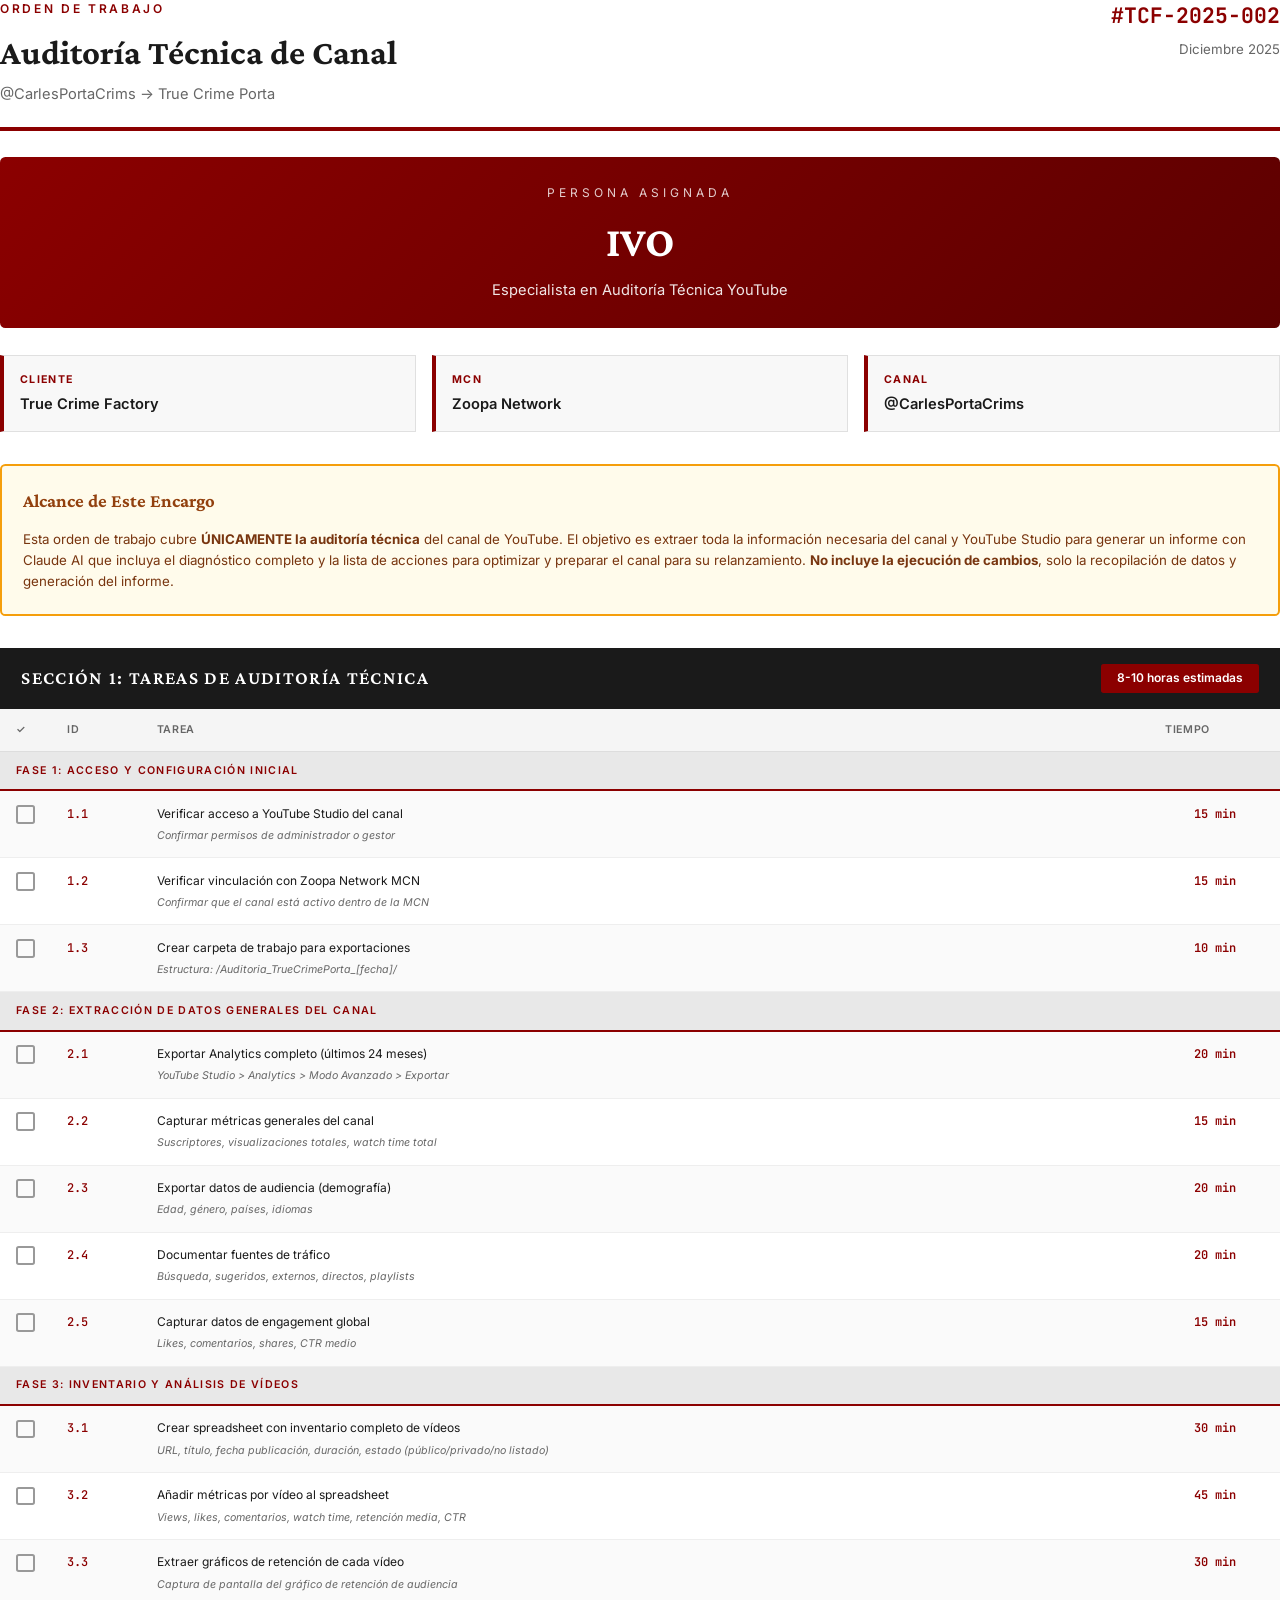
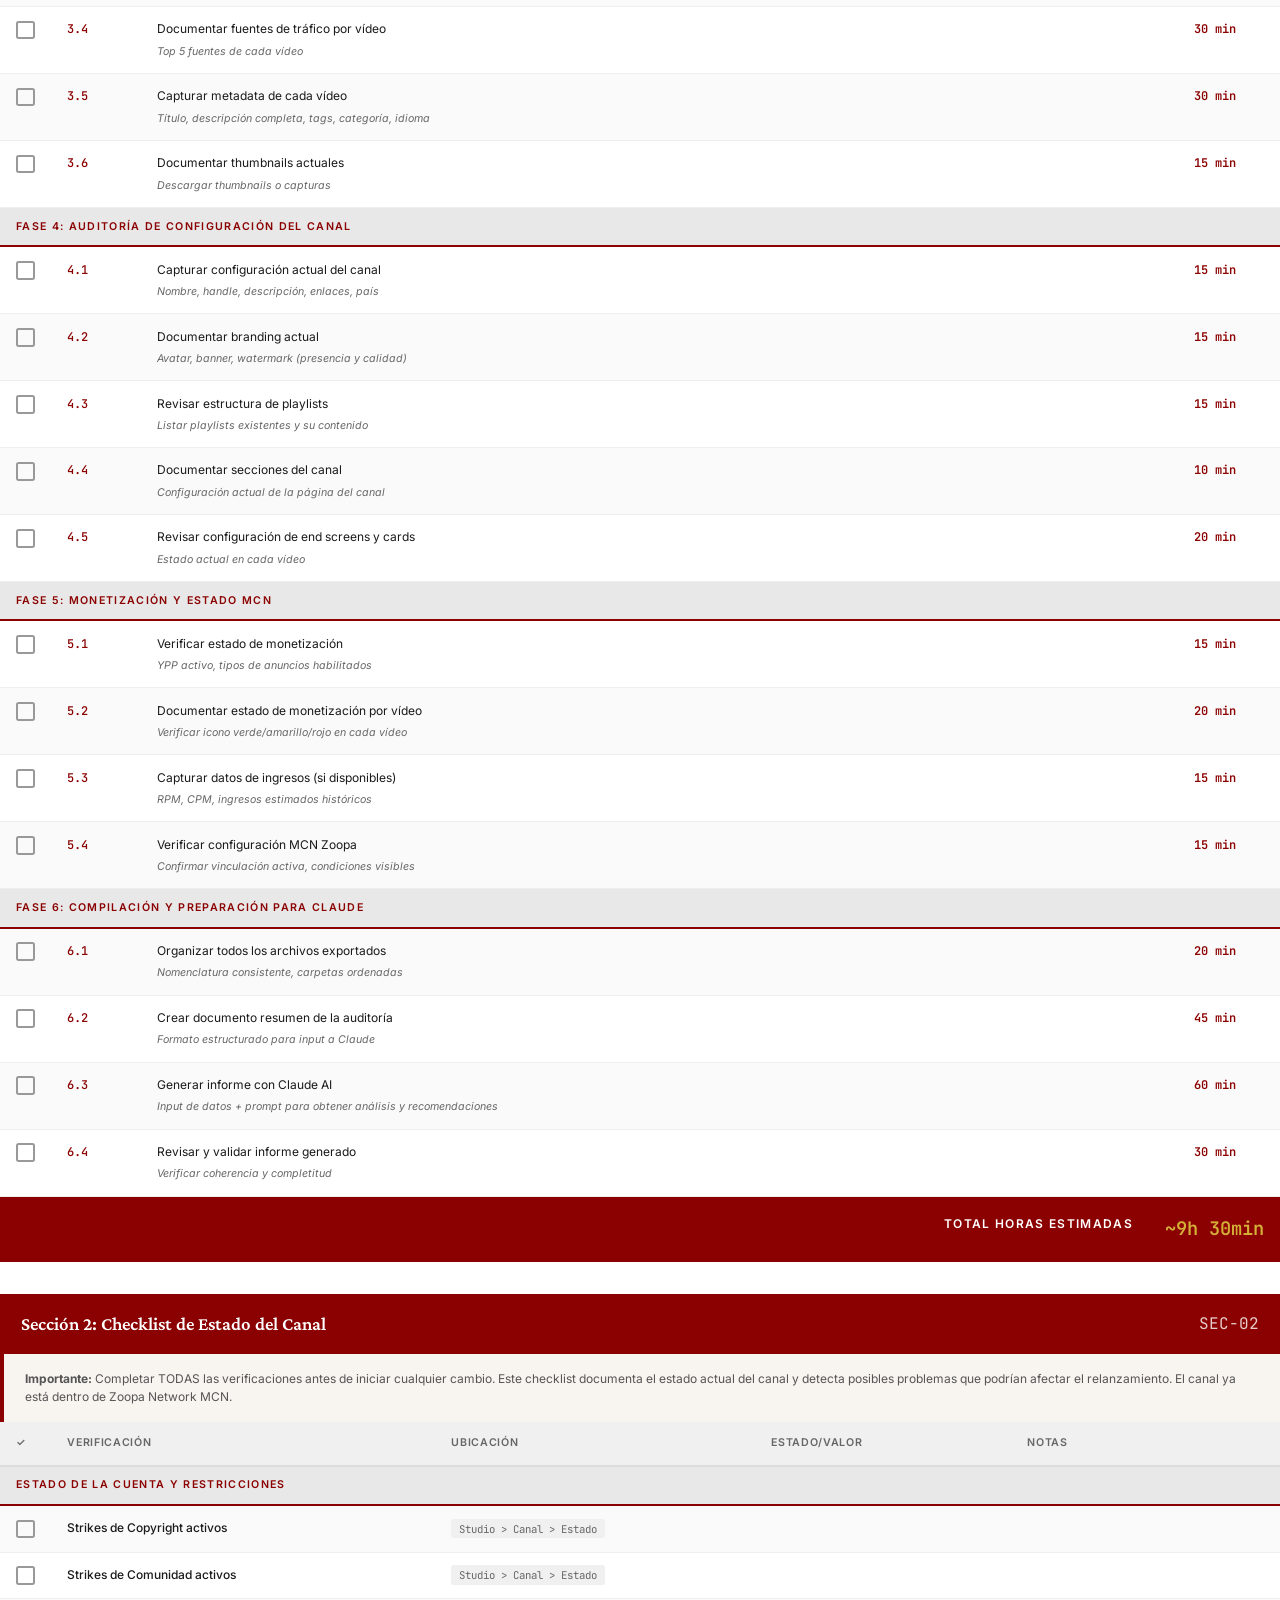
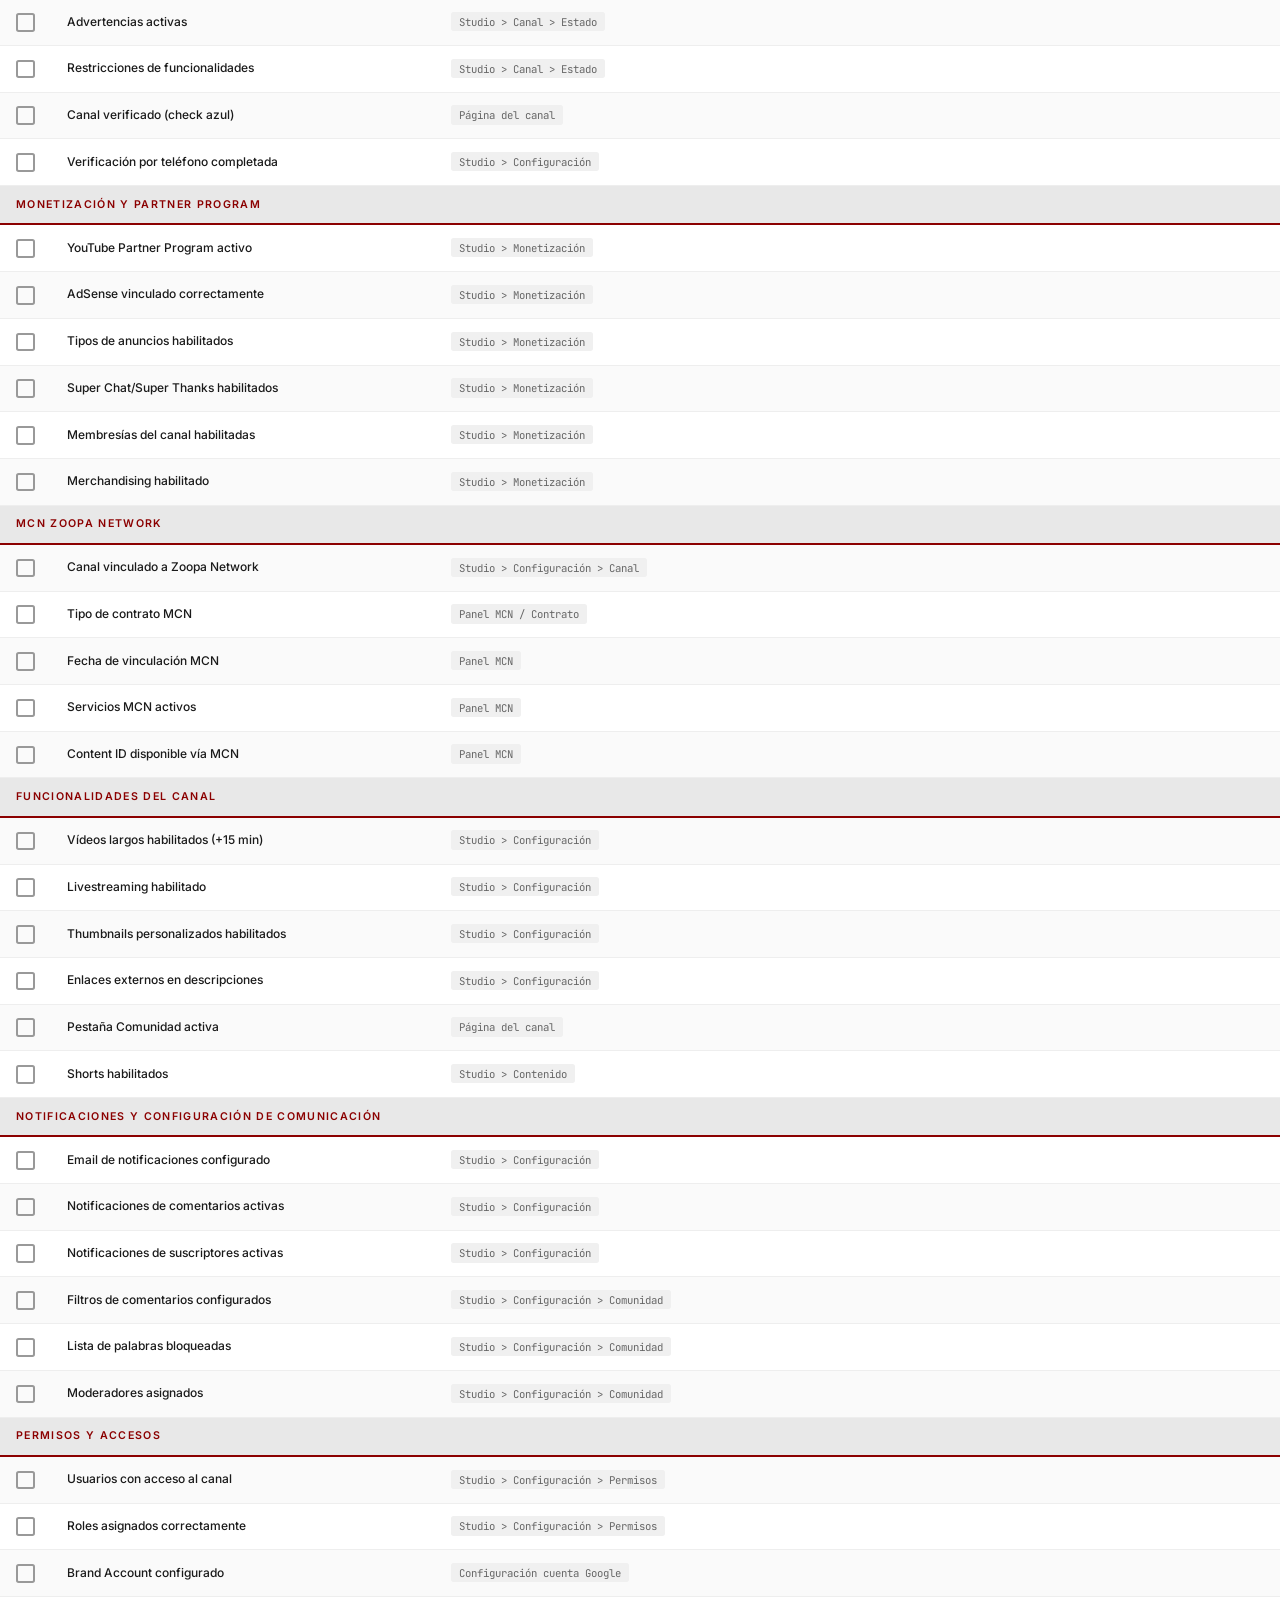
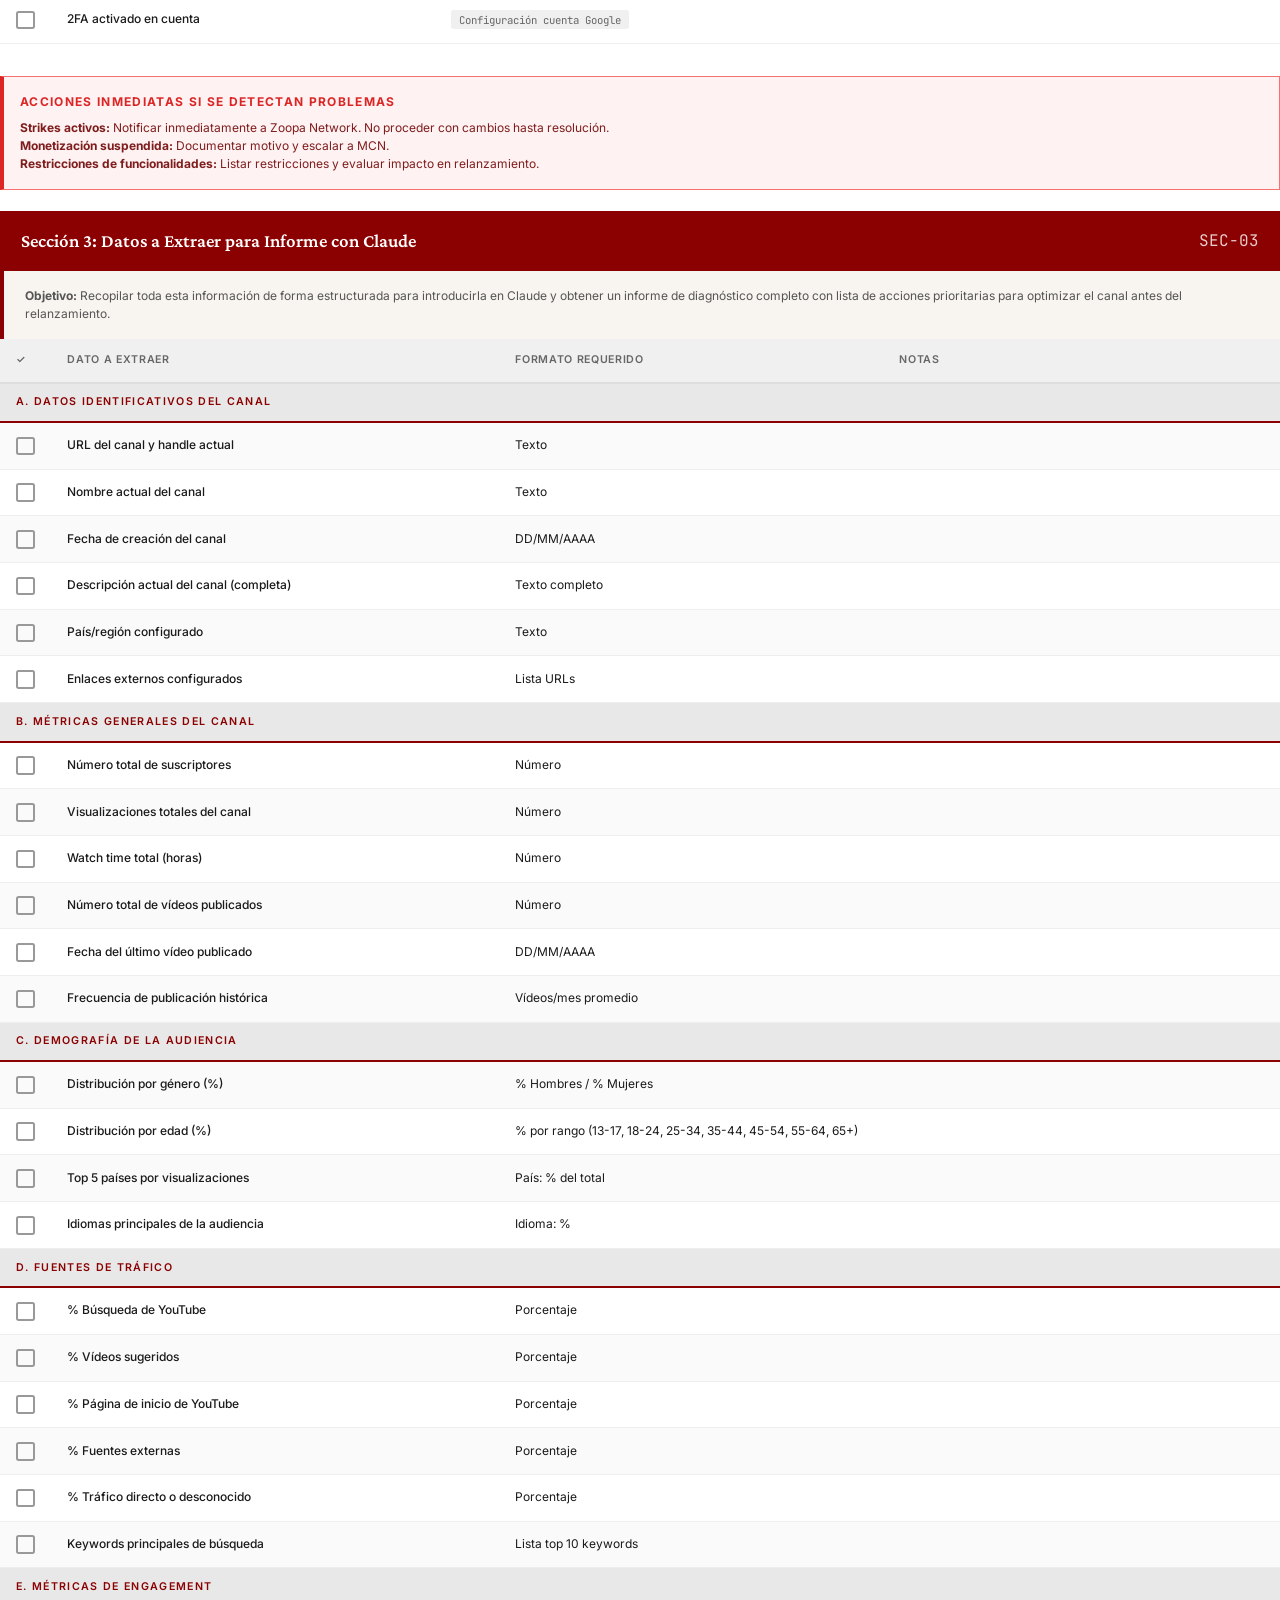
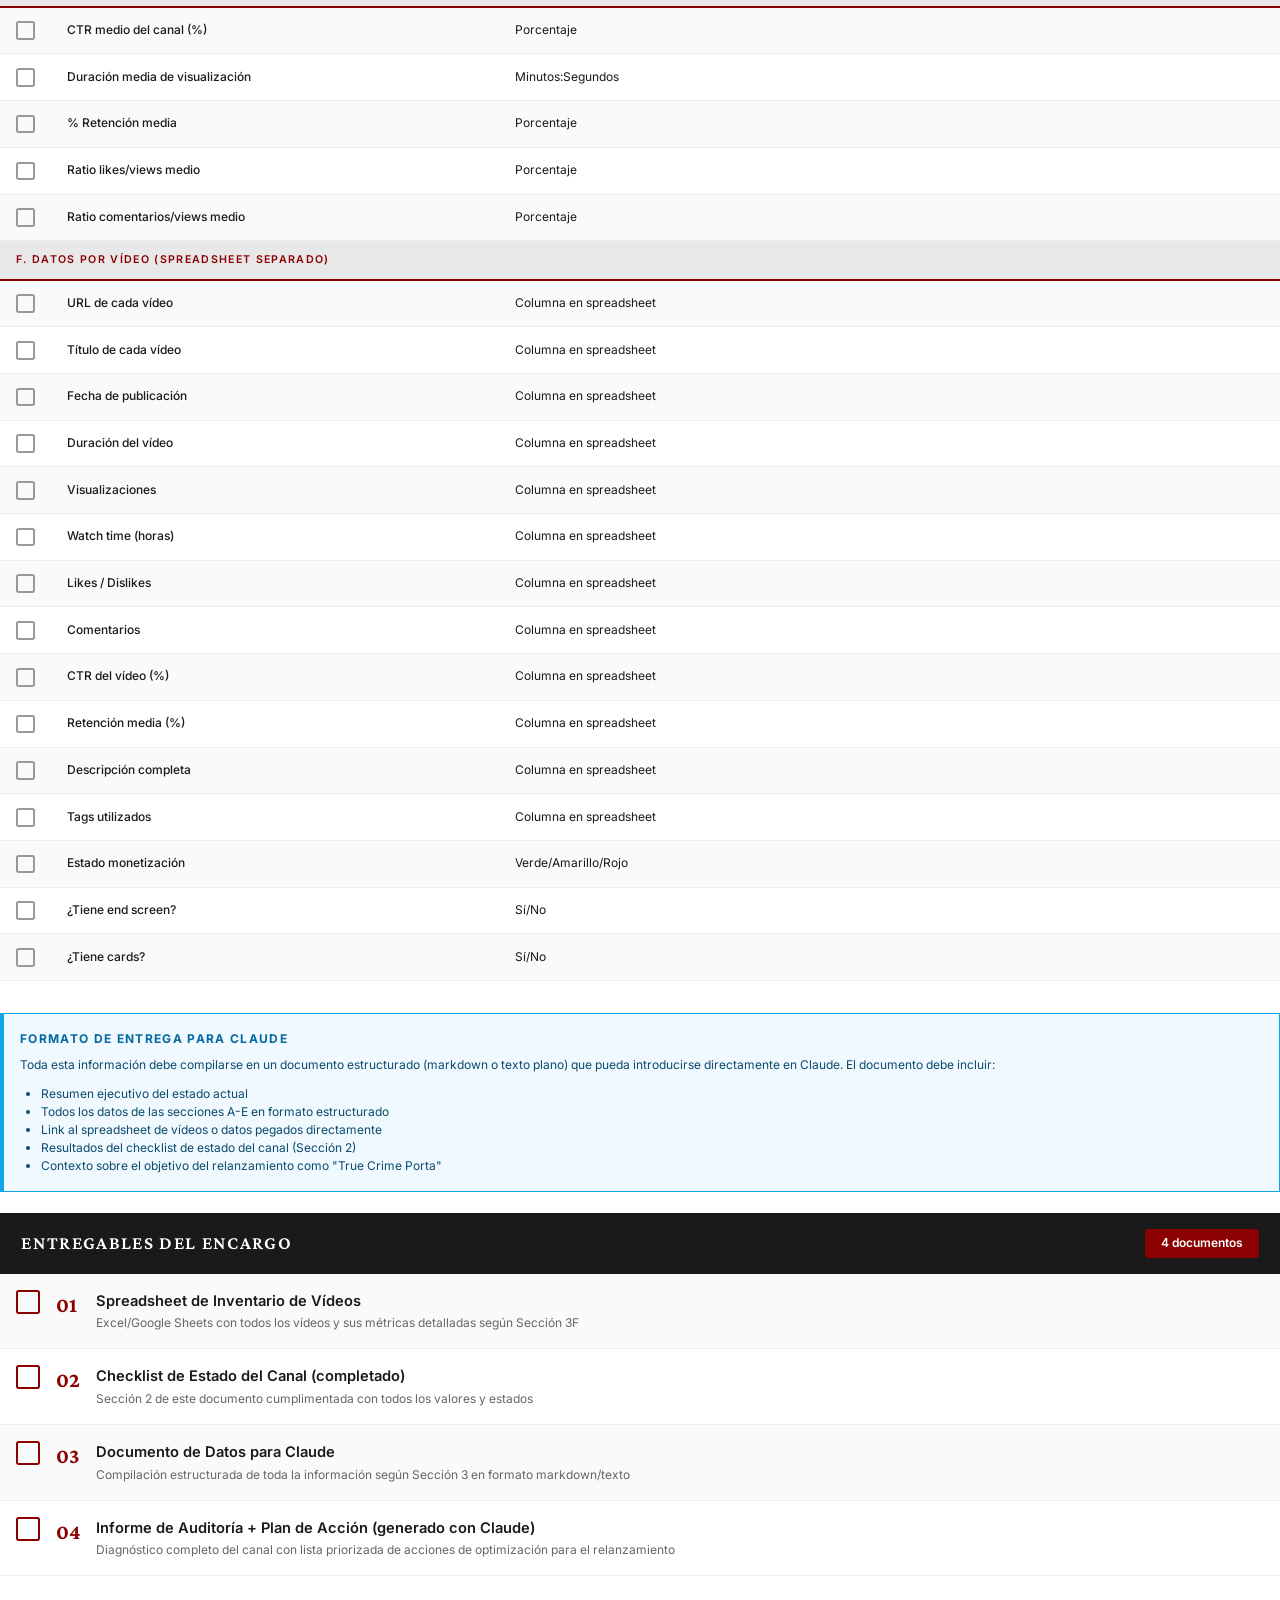
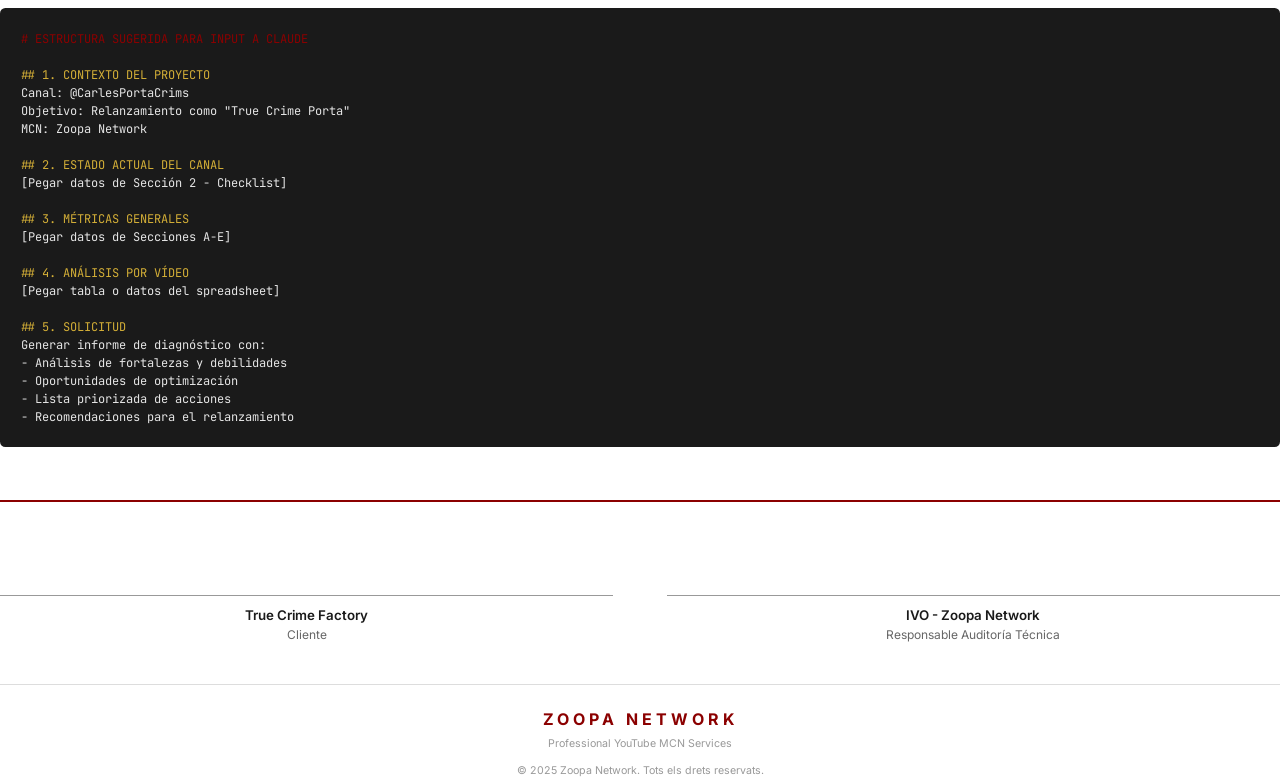
<file: orden_trabajo_ivo_auditoria_tecnica.html>
<!DOCTYPE html>
<html lang="es">
<head>
    <meta charset="UTF-8">
    <title>Orden de Trabajo | Auditoría Técnica - IVO</title>
    <style>
        @import url('https://fonts.googleapis.com/css2?family=Crimson+Pro:wght@400;600;700&family=Inter:wght@400;500;600;700&family=JetBrains+Mono:wght@400;500&display=swap');
        
        @page {
            size: A4;
            margin: 1.8cm;
        }
        
        * {
            margin: 0;
            padding: 0;
            box-sizing: border-box;
        }
        
        body {
            font-family: 'Inter', sans-serif;
            font-size: 10pt;
            line-height: 1.5;
            color: #1a1a1a;
            background: #fff;
        }
        
        /* Header */
        .header {
            display: flex;
            justify-content: space-between;
            align-items: flex-start;
            padding-bottom: 16pt;
            border-bottom: 3pt solid #8b0000;
            margin-bottom: 20pt;
        }
        
        .header-left {
            flex: 1;
        }
        
        .header-right {
            text-align: right;
        }
        
        .doc-type {
            font-size: 9pt;
            color: #8b0000;
            letter-spacing: 2pt;
            text-transform: uppercase;
            margin-bottom: 6pt;
            font-weight: 600;
        }
        
        .doc-title {
            font-family: 'Crimson Pro', serif;
            font-size: 26pt;
            font-weight: 700;
            color: #1a1a1a;
            margin-bottom: 4pt;
        }
        
        .doc-subtitle {
            font-size: 11pt;
            color: #666;
        }
        
        .doc-number {
            font-family: 'JetBrains Mono', monospace;
            font-size: 16pt;
            font-weight: 700;
            color: #8b0000;
            margin-bottom: 6pt;
        }
        
        .doc-date {
            font-size: 10pt;
            color: #666;
        }
        
        /* Assignee Box */
        .assignee-box {
            background: linear-gradient(135deg, #8b0000 0%, #5c0000 100%);
            color: white;
            padding: 20pt;
            margin-bottom: 20pt;
            text-align: center;
            border-radius: 4pt;
        }
        
        .assignee-label {
            font-size: 9pt;
            text-transform: uppercase;
            letter-spacing: 3pt;
            opacity: 0.8;
            margin-bottom: 6pt;
        }
        
        .assignee-name {
            font-family: 'Crimson Pro', serif;
            font-size: 32pt;
            font-weight: 700;
        }
        
        .assignee-role {
            font-size: 11pt;
            opacity: 0.9;
            margin-top: 4pt;
        }
        
        /* Info Grid */
        .info-grid {
            display: grid;
            grid-template-columns: 1fr 1fr 1fr;
            gap: 12pt;
            margin-bottom: 24pt;
        }
        
        .info-box {
            background: #f8f8f8;
            border: 1pt solid #e0e0e0;
            border-left: 3pt solid #8b0000;
            padding: 12pt;
        }
        
        .info-box h4 {
            font-size: 8pt;
            text-transform: uppercase;
            letter-spacing: 1pt;
            color: #8b0000;
            margin-bottom: 4pt;
        }
        
        .info-box p {
            font-size: 11pt;
            font-weight: 600;
        }
        
        /* Scope Box */
        .scope-box {
            background: #fffbeb;
            border: 2pt solid #f59e0b;
            padding: 16pt;
            margin-bottom: 24pt;
            border-radius: 4pt;
        }
        
        .scope-box h3 {
            font-family: 'Crimson Pro', serif;
            font-size: 14pt;
            color: #92400e;
            margin-bottom: 10pt;
            display: flex;
            align-items: center;
            gap: 8pt;
        }
        
        .scope-box p {
            font-size: 10pt;
            color: #78350f;
            line-height: 1.6;
        }
        
        /* Section */
        .section {
            margin-bottom: 24pt;
        }
        
        .section-header {
            background: #1a1a1a;
            color: white;
            padding: 12pt 16pt;
            margin-bottom: 0;
            display: flex;
            justify-content: space-between;
            align-items: center;
        }
        
        .section-header h2 {
            font-family: 'Crimson Pro', serif;
            font-size: 14pt;
            font-weight: 600;
            text-transform: uppercase;
            letter-spacing: 1pt;
        }
        
        .section-header .badge {
            background: #8b0000;
            padding: 4pt 12pt;
            font-size: 9pt;
            font-weight: 600;
            border-radius: 2pt;
        }
        
        /* Task Table */
        .task-table {
            width: 100%;
            border-collapse: collapse;
            font-size: 9pt;
        }
        
        .task-table th {
            font-size: 8pt;
            font-weight: 600;
            text-transform: uppercase;
            letter-spacing: 0.5pt;
            background: #f5f5f5;
            padding: 10pt 12pt;
            text-align: left;
            color: #666;
            border-bottom: 1pt solid #ddd;
        }
        
        .task-table td {
            padding: 10pt 12pt;
            border-bottom: 1pt solid #eee;
            vertical-align: top;
        }
        
        .task-table tr:nth-child(even) {
            background: #fafafa;
        }
        
        .task-id {
            font-family: 'JetBrains Mono', monospace;
            font-size: 9pt;
            color: #8b0000;
            font-weight: 500;
        }
        
        .task-time {
            font-family: 'JetBrains Mono', monospace;
            font-weight: 600;
            color: #8b0000;
            text-align: center;
            white-space: nowrap;
        }
        
        .checkbox {
            width: 14pt;
            height: 14pt;
            border: 1.5pt solid #999;
            display: inline-block;
            vertical-align: middle;
            border-radius: 2pt;
        }
        
        .task-detail {
            font-size: 8pt;
            color: #666;
            margin-top: 4pt;
            font-style: italic;
        }
        
        /* Checklist Sections */
        .checklist-section {
            margin-bottom: 24pt;
        }
        
        .checklist-header {
            background: #8b0000;
            color: white;
            padding: 12pt 16pt;
            display: flex;
            justify-content: space-between;
            align-items: center;
        }
        
        .checklist-header h2 {
            font-family: 'Crimson Pro', serif;
            font-size: 14pt;
            font-weight: 600;
        }
        
        .checklist-header .section-num {
            font-family: 'JetBrains Mono', monospace;
            font-size: 12pt;
            opacity: 0.8;
        }
        
        .checklist-intro {
            background: #f8f5f0;
            padding: 12pt 16pt;
            border-left: 3pt solid #8b0000;
            font-size: 9pt;
            color: #555;
            margin-bottom: 0;
        }
        
        .checklist-table {
            width: 100%;
            border-collapse: collapse;
            font-size: 9pt;
        }
        
        .checklist-table th {
            font-size: 8pt;
            font-weight: 600;
            text-transform: uppercase;
            letter-spacing: 0.5pt;
            background: #f0f0f0;
            padding: 10pt 12pt;
            text-align: left;
            color: #666;
            border-bottom: 2pt solid #ddd;
        }
        
        .checklist-table td {
            padding: 10pt 12pt;
            border-bottom: 1pt solid #eee;
            vertical-align: top;
        }
        
        .checklist-table tr:nth-child(even) {
            background: #fafafa;
        }
        
        .check-item {
            font-weight: 500;
        }
        
        .check-location {
            font-family: 'JetBrains Mono', monospace;
            font-size: 8pt;
            color: #666;
            background: #f0f0f0;
            padding: 2pt 6pt;
            border-radius: 2pt;
        }
        
        .check-value {
            min-width: 120pt;
            border-bottom: 1pt dotted #999;
        }
        
        .status-ok {
            color: #16a34a;
            font-weight: 600;
        }
        
        .status-warning {
            color: #ea580c;
            font-weight: 600;
        }
        
        .status-critical {
            color: #dc2626;
            font-weight: 600;
        }
        
        /* Category headers in tables */
        .category-row {
            background: #e8e8e8 !important;
        }
        
        .category-row td {
            font-weight: 600;
            color: #8b0000;
            text-transform: uppercase;
            letter-spacing: 1pt;
            font-size: 8pt;
            padding: 8pt 12pt;
            border-bottom: 2pt solid #8b0000;
        }
        
        /* Notes */
        .note-box {
            background: #f0f9ff;
            border: 1pt solid #0ea5e9;
            border-left: 3pt solid #0ea5e9;
            padding: 12pt;
            margin: 16pt 0;
            font-size: 9pt;
        }
        
        .note-box h4 {
            color: #0369a1;
            font-size: 9pt;
            text-transform: uppercase;
            letter-spacing: 1pt;
            margin-bottom: 6pt;
        }
        
        .note-box p {
            color: #0c4a6e;
        }
        
        .warning-box {
            background: #fef2f2;
            border: 1pt solid #f87171;
            border-left: 3pt solid #dc2626;
            padding: 12pt;
            margin: 16pt 0;
            font-size: 9pt;
        }
        
        .warning-box h4 {
            color: #dc2626;
            font-size: 9pt;
            text-transform: uppercase;
            letter-spacing: 1pt;
            margin-bottom: 6pt;
        }
        
        .warning-box p {
            color: #7f1d1d;
        }
        
        /* Code/Data blocks */
        .data-block {
            background: #1a1a1a;
            color: #e5e5e5;
            padding: 16pt;
            font-family: 'JetBrains Mono', monospace;
            font-size: 9pt;
            margin: 12pt 0;
            border-radius: 4pt;
            overflow-x: auto;
        }
        
        .data-block .label {
            color: #8b0000;
        }
        
        .data-block .value {
            color: #d4af37;
        }
        
        /* Deliverables */
        .deliverable-item {
            display: flex;
            align-items: flex-start;
            padding: 12pt;
            border-bottom: 1pt solid #eee;
            background: white;
        }
        
        .deliverable-item:nth-child(even) {
            background: #fafafa;
        }
        
        .deliverable-check {
            width: 18pt;
            height: 18pt;
            border: 2pt solid #8b0000;
            margin-right: 12pt;
            flex-shrink: 0;
            border-radius: 2pt;
        }
        
        .deliverable-number {
            font-family: 'Crimson Pro', serif;
            font-size: 16pt;
            font-weight: 700;
            color: #8b0000;
            width: 30pt;
            flex-shrink: 0;
        }
        
        .deliverable-content h4 {
            font-size: 11pt;
            font-weight: 600;
            margin-bottom: 2pt;
        }
        
        .deliverable-content p {
            font-size: 9pt;
            color: #666;
        }
        
        /* Total Row */
        .total-row {
            background: #8b0000 !important;
            color: white;
        }
        
        .total-row td {
            border-bottom: none;
            padding: 14pt 12pt;
            font-weight: 600;
        }
        
        .total-row .task-time {
            color: #d4af37;
            font-size: 14pt;
        }
        
        /* Signatures */
        .signatures {
            display: grid;
            grid-template-columns: 1fr 1fr;
            gap: 40pt;
            margin-top: 40pt;
            padding-top: 20pt;
            border-top: 2pt solid #8b0000;
        }
        
        .signature-box {
            text-align: center;
        }
        
        .signature-line {
            border-bottom: 1pt solid #999;
            height: 50pt;
            margin-bottom: 8pt;
        }
        
        .signature-label {
            font-size: 10pt;
            font-weight: 600;
        }
        
        .signature-role {
            font-size: 9pt;
            color: #666;
        }
        
        /* Footer */
        .footer {
            text-align: center;
            margin-top: 30pt;
            padding-top: 16pt;
            border-top: 1pt solid #ddd;
        }
        
        .footer-logo {
            font-size: 12pt;
            font-weight: 700;
            letter-spacing: 3pt;
            color: #8b0000;
            margin-bottom: 4pt;
        }
        
        .footer p {
            font-size: 8pt;
            color: #999;
        }
        
        /* Page breaks */
        .page-break {
            page-break-after: always;
        }
        
        /* Print styles */
        @media print {
            body { -webkit-print-color-adjust: exact; print-color-adjust: exact; }
            .page-break { page-break-after: always; }
        }
    </style>
</head>
<body>
    <!-- Header -->
    <header class="header">
        <div class="header-left">
            <div class="doc-type">Orden de Trabajo</div>
            <h1 class="doc-title">Auditoría Técnica de Canal</h1>
            <p class="doc-subtitle">@CarlesPortaCrims → True Crime Porta</p>
        </div>
        <div class="header-right">
            <div class="doc-number">#TCF-2025-002</div>
            <p class="doc-date">Diciembre 2025</p>
        </div>
    </header>

    <!-- Assignee -->
    <div class="assignee-box">
        <div class="assignee-label">Persona Asignada</div>
        <div class="assignee-name">IVO</div>
        <div class="assignee-role">Especialista en Auditoría Técnica YouTube</div>
    </div>

    <!-- Info Grid -->
    <div class="info-grid">
        <div class="info-box">
            <h4>Cliente</h4>
            <p>True Crime Factory</p>
        </div>
        <div class="info-box">
            <h4>MCN</h4>
            <p>Zoopa Network</p>
        </div>
        <div class="info-box">
            <h4>Canal</h4>
            <p>@CarlesPortaCrims</p>
        </div>
    </div>

    <!-- Scope -->
    <div class="scope-box">
        <h3>Alcance de Este Encargo</h3>
        <p>Esta orden de trabajo cubre <strong>ÚNICAMENTE la auditoría técnica</strong> del canal de YouTube. El objetivo es extraer toda la información necesaria del canal y YouTube Studio para generar un informe con Claude AI que incluya el diagnóstico completo y la lista de acciones para optimizar y preparar el canal para su relanzamiento. <strong>No incluye la ejecución de cambios</strong>, solo la recopilación de datos y generación del informe.</p>
    </div>

    <!-- ============================================== -->
    <!-- SECCIÓN 1: TAREAS DE AUDITORÍA -->
    <!-- ============================================== -->
    
    <div class="section">
        <div class="section-header">
            <h2>Sección 1: Tareas de Auditoría Técnica</h2>
            <span class="badge">8-10 horas estimadas</span>
        </div>
        
        <table class="task-table">
            <thead>
                <tr>
                    <th width="4%">✓</th>
                    <th width="7%">ID</th>
                    <th>Tarea</th>
                    <th width="10%">Tiempo</th>
                </tr>
            </thead>
            <tbody>
                <!-- Acceso y Configuración Inicial -->
                <tr class="category-row">
                    <td colspan="4">Fase 1: Acceso y Configuración Inicial</td>
                </tr>
                <tr>
                    <td><span class="checkbox"></span></td>
                    <td class="task-id">1.1</td>
                    <td>
                        Verificar acceso a YouTube Studio del canal
                        <div class="task-detail">Confirmar permisos de administrador o gestor</div>
                    </td>
                    <td class="task-time">15 min</td>
                </tr>
                <tr>
                    <td><span class="checkbox"></span></td>
                    <td class="task-id">1.2</td>
                    <td>
                        Verificar vinculación con Zoopa Network MCN
                        <div class="task-detail">Confirmar que el canal está activo dentro de la MCN</div>
                    </td>
                    <td class="task-time">15 min</td>
                </tr>
                <tr>
                    <td><span class="checkbox"></span></td>
                    <td class="task-id">1.3</td>
                    <td>
                        Crear carpeta de trabajo para exportaciones
                        <div class="task-detail">Estructura: /Auditoria_TrueCrimePorta_[fecha]/</div>
                    </td>
                    <td class="task-time">10 min</td>
                </tr>
                
                <!-- Extracción de Datos de Canal -->
                <tr class="category-row">
                    <td colspan="4">Fase 2: Extracción de Datos Generales del Canal</td>
                </tr>
                <tr>
                    <td><span class="checkbox"></span></td>
                    <td class="task-id">2.1</td>
                    <td>
                        Exportar Analytics completo (últimos 24 meses)
                        <div class="task-detail">YouTube Studio > Analytics > Modo Avanzado > Exportar</div>
                    </td>
                    <td class="task-time">20 min</td>
                </tr>
                <tr>
                    <td><span class="checkbox"></span></td>
                    <td class="task-id">2.2</td>
                    <td>
                        Capturar métricas generales del canal
                        <div class="task-detail">Suscriptores, visualizaciones totales, watch time total</div>
                    </td>
                    <td class="task-time">15 min</td>
                </tr>
                <tr>
                    <td><span class="checkbox"></span></td>
                    <td class="task-id">2.3</td>
                    <td>
                        Exportar datos de audiencia (demografía)
                        <div class="task-detail">Edad, género, países, idiomas</div>
                    </td>
                    <td class="task-time">20 min</td>
                </tr>
                <tr>
                    <td><span class="checkbox"></span></td>
                    <td class="task-id">2.4</td>
                    <td>
                        Documentar fuentes de tráfico
                        <div class="task-detail">Búsqueda, sugeridos, externos, directos, playlists</div>
                    </td>
                    <td class="task-time">20 min</td>
                </tr>
                <tr>
                    <td><span class="checkbox"></span></td>
                    <td class="task-id">2.5</td>
                    <td>
                        Capturar datos de engagement global
                        <div class="task-detail">Likes, comentarios, shares, CTR medio</div>
                    </td>
                    <td class="task-time">15 min</td>
                </tr>
                
                <!-- Inventario de Vídeos -->
                <tr class="category-row">
                    <td colspan="4">Fase 3: Inventario y Análisis de Vídeos</td>
                </tr>
                <tr>
                    <td><span class="checkbox"></span></td>
                    <td class="task-id">3.1</td>
                    <td>
                        Crear spreadsheet con inventario completo de vídeos
                        <div class="task-detail">URL, título, fecha publicación, duración, estado (público/privado/no listado)</div>
                    </td>
                    <td class="task-time">30 min</td>
                </tr>
                <tr>
                    <td><span class="checkbox"></span></td>
                    <td class="task-id">3.2</td>
                    <td>
                        Añadir métricas por vídeo al spreadsheet
                        <div class="task-detail">Views, likes, comentarios, watch time, retención media, CTR</div>
                    </td>
                    <td class="task-time">45 min</td>
                </tr>
                <tr>
                    <td><span class="checkbox"></span></td>
                    <td class="task-id">3.3</td>
                    <td>
                        Extraer gráficos de retención de cada vídeo
                        <div class="task-detail">Captura de pantalla del gráfico de retención de audiencia</div>
                    </td>
                    <td class="task-time">30 min</td>
                </tr>
                <tr>
                    <td><span class="checkbox"></span></td>
                    <td class="task-id">3.4</td>
                    <td>
                        Documentar fuentes de tráfico por vídeo
                        <div class="task-detail">Top 5 fuentes de cada vídeo</div>
                    </td>
                    <td class="task-time">30 min</td>
                </tr>
                <tr>
                    <td><span class="checkbox"></span></td>
                    <td class="task-id">3.5</td>
                    <td>
                        Capturar metadata de cada vídeo
                        <div class="task-detail">Título, descripción completa, tags, categoría, idioma</div>
                    </td>
                    <td class="task-time">30 min</td>
                </tr>
                <tr>
                    <td><span class="checkbox"></span></td>
                    <td class="task-id">3.6</td>
                    <td>
                        Documentar thumbnails actuales
                        <div class="task-detail">Descargar thumbnails o capturas</div>
                    </td>
                    <td class="task-time">15 min</td>
                </tr>
                
                <!-- Configuración del Canal -->
                <tr class="category-row">
                    <td colspan="4">Fase 4: Auditoría de Configuración del Canal</td>
                </tr>
                <tr>
                    <td><span class="checkbox"></span></td>
                    <td class="task-id">4.1</td>
                    <td>
                        Capturar configuración actual del canal
                        <div class="task-detail">Nombre, handle, descripción, enlaces, país</div>
                    </td>
                    <td class="task-time">15 min</td>
                </tr>
                <tr>
                    <td><span class="checkbox"></span></td>
                    <td class="task-id">4.2</td>
                    <td>
                        Documentar branding actual
                        <div class="task-detail">Avatar, banner, watermark (presencia y calidad)</div>
                    </td>
                    <td class="task-time">15 min</td>
                </tr>
                <tr>
                    <td><span class="checkbox"></span></td>
                    <td class="task-id">4.3</td>
                    <td>
                        Revisar estructura de playlists
                        <div class="task-detail">Listar playlists existentes y su contenido</div>
                    </td>
                    <td class="task-time">15 min</td>
                </tr>
                <tr>
                    <td><span class="checkbox"></span></td>
                    <td class="task-id">4.4</td>
                    <td>
                        Documentar secciones del canal
                        <div class="task-detail">Configuración actual de la página del canal</div>
                    </td>
                    <td class="task-time">10 min</td>
                </tr>
                <tr>
                    <td><span class="checkbox"></span></td>
                    <td class="task-id">4.5</td>
                    <td>
                        Revisar configuración de end screens y cards
                        <div class="task-detail">Estado actual en cada vídeo</div>
                    </td>
                    <td class="task-time">20 min</td>
                </tr>
                
                <!-- Monetización y MCN -->
                <tr class="category-row">
                    <td colspan="4">Fase 5: Monetización y Estado MCN</td>
                </tr>
                <tr>
                    <td><span class="checkbox"></span></td>
                    <td class="task-id">5.1</td>
                    <td>
                        Verificar estado de monetización
                        <div class="task-detail">YPP activo, tipos de anuncios habilitados</div>
                    </td>
                    <td class="task-time">15 min</td>
                </tr>
                <tr>
                    <td><span class="checkbox"></span></td>
                    <td class="task-id">5.2</td>
                    <td>
                        Documentar estado de monetización por vídeo
                        <div class="task-detail">Verificar icono verde/amarillo/rojo en cada vídeo</div>
                    </td>
                    <td class="task-time">20 min</td>
                </tr>
                <tr>
                    <td><span class="checkbox"></span></td>
                    <td class="task-id">5.3</td>
                    <td>
                        Capturar datos de ingresos (si disponibles)
                        <div class="task-detail">RPM, CPM, ingresos estimados históricos</div>
                    </td>
                    <td class="task-time">15 min</td>
                </tr>
                <tr>
                    <td><span class="checkbox"></span></td>
                    <td class="task-id">5.4</td>
                    <td>
                        Verificar configuración MCN Zoopa
                        <div class="task-detail">Confirmar vinculación activa, condiciones visibles</div>
                    </td>
                    <td class="task-time">15 min</td>
                </tr>
                
                <!-- Compilación -->
                <tr class="category-row">
                    <td colspan="4">Fase 6: Compilación y Preparación para Claude</td>
                </tr>
                <tr>
                    <td><span class="checkbox"></span></td>
                    <td class="task-id">6.1</td>
                    <td>
                        Organizar todos los archivos exportados
                        <div class="task-detail">Nomenclatura consistente, carpetas ordenadas</div>
                    </td>
                    <td class="task-time">20 min</td>
                </tr>
                <tr>
                    <td><span class="checkbox"></span></td>
                    <td class="task-id">6.2</td>
                    <td>
                        Crear documento resumen de la auditoría
                        <div class="task-detail">Formato estructurado para input a Claude</div>
                    </td>
                    <td class="task-time">45 min</td>
                </tr>
                <tr>
                    <td><span class="checkbox"></span></td>
                    <td class="task-id">6.3</td>
                    <td>
                        Generar informe con Claude AI
                        <div class="task-detail">Input de datos + prompt para obtener análisis y recomendaciones</div>
                    </td>
                    <td class="task-time">60 min</td>
                </tr>
                <tr>
                    <td><span class="checkbox"></span></td>
                    <td class="task-id">6.4</td>
                    <td>
                        Revisar y validar informe generado
                        <div class="task-detail">Verificar coherencia y completitud</div>
                    </td>
                    <td class="task-time">30 min</td>
                </tr>
                
                <!-- Total -->
                <tr class="total-row">
                    <td colspan="3" style="text-align: right; text-transform: uppercase; letter-spacing: 1pt;">
                        Total Horas Estimadas
                    </td>
                    <td class="task-time">~9h 30min</td>
                </tr>
            </tbody>
        </table>
    </div>

    <div class="page-break"></div>

    <!-- ============================================== -->
    <!-- SECCIÓN 2: CHECKLIST DE COMPROBACIONES DEL CANAL -->
    <!-- ============================================== -->
    
    <div class="checklist-section">
        <div class="checklist-header">
            <h2>Sección 2: Checklist de Estado del Canal</h2>
            <span class="section-num">SEC-02</span>
        </div>
        <p class="checklist-intro">
            <strong>Importante:</strong> Completar TODAS las verificaciones antes de iniciar cualquier cambio. Este checklist documenta el estado actual del canal y detecta posibles problemas que podrían afectar el relanzamiento. El canal ya está dentro de Zoopa Network MCN.
        </p>
        
        <table class="checklist-table">
            <thead>
                <tr>
                    <th width="4%">✓</th>
                    <th width="30%">Verificación</th>
                    <th width="25%">Ubicación</th>
                    <th width="20%">Estado/Valor</th>
                    <th width="21%">Notas</th>
                </tr>
            </thead>
            <tbody>
                <!-- Estado de la Cuenta -->
                <tr class="category-row">
                    <td colspan="5">Estado de la Cuenta y Restricciones</td>
                </tr>
                <tr>
                    <td><span class="checkbox"></span></td>
                    <td class="check-item">Strikes de Copyright activos</td>
                    <td><span class="check-location">Studio > Canal > Estado</span></td>
                    <td class="check-value"></td>
                    <td></td>
                </tr>
                <tr>
                    <td><span class="checkbox"></span></td>
                    <td class="check-item">Strikes de Comunidad activos</td>
                    <td><span class="check-location">Studio > Canal > Estado</span></td>
                    <td class="check-value"></td>
                    <td></td>
                </tr>
                <tr>
                    <td><span class="checkbox"></span></td>
                    <td class="check-item">Advertencias activas</td>
                    <td><span class="check-location">Studio > Canal > Estado</span></td>
                    <td class="check-value"></td>
                    <td></td>
                </tr>
                <tr>
                    <td><span class="checkbox"></span></td>
                    <td class="check-item">Restricciones de funcionalidades</td>
                    <td><span class="check-location">Studio > Canal > Estado</span></td>
                    <td class="check-value"></td>
                    <td></td>
                </tr>
                <tr>
                    <td><span class="checkbox"></span></td>
                    <td class="check-item">Canal verificado (check azul)</td>
                    <td><span class="check-location">Página del canal</span></td>
                    <td class="check-value"></td>
                    <td></td>
                </tr>
                <tr>
                    <td><span class="checkbox"></span></td>
                    <td class="check-item">Verificación por teléfono completada</td>
                    <td><span class="check-location">Studio > Configuración</span></td>
                    <td class="check-value"></td>
                    <td></td>
                </tr>
                
                <!-- Monetización -->
                <tr class="category-row">
                    <td colspan="5">Monetización y Partner Program</td>
                </tr>
                <tr>
                    <td><span class="checkbox"></span></td>
                    <td class="check-item">YouTube Partner Program activo</td>
                    <td><span class="check-location">Studio > Monetización</span></td>
                    <td class="check-value"></td>
                    <td></td>
                </tr>
                <tr>
                    <td><span class="checkbox"></span></td>
                    <td class="check-item">AdSense vinculado correctamente</td>
                    <td><span class="check-location">Studio > Monetización</span></td>
                    <td class="check-value"></td>
                    <td></td>
                </tr>
                <tr>
                    <td><span class="checkbox"></span></td>
                    <td class="check-item">Tipos de anuncios habilitados</td>
                    <td><span class="check-location">Studio > Monetización</span></td>
                    <td class="check-value"></td>
                    <td></td>
                </tr>
                <tr>
                    <td><span class="checkbox"></span></td>
                    <td class="check-item">Super Chat/Super Thanks habilitados</td>
                    <td><span class="check-location">Studio > Monetización</span></td>
                    <td class="check-value"></td>
                    <td></td>
                </tr>
                <tr>
                    <td><span class="checkbox"></span></td>
                    <td class="check-item">Membresías del canal habilitadas</td>
                    <td><span class="check-location">Studio > Monetización</span></td>
                    <td class="check-value"></td>
                    <td></td>
                </tr>
                <tr>
                    <td><span class="checkbox"></span></td>
                    <td class="check-item">Merchandising habilitado</td>
                    <td><span class="check-location">Studio > Monetización</span></td>
                    <td class="check-value"></td>
                    <td></td>
                </tr>
                
                <!-- MCN Zoopa Network -->
                <tr class="category-row">
                    <td colspan="5">MCN Zoopa Network</td>
                </tr>
                <tr>
                    <td><span class="checkbox"></span></td>
                    <td class="check-item">Canal vinculado a Zoopa Network</td>
                    <td><span class="check-location">Studio > Configuración > Canal</span></td>
                    <td class="check-value"></td>
                    <td></td>
                </tr>
                <tr>
                    <td><span class="checkbox"></span></td>
                    <td class="check-item">Tipo de contrato MCN</td>
                    <td><span class="check-location">Panel MCN / Contrato</span></td>
                    <td class="check-value"></td>
                    <td></td>
                </tr>
                <tr>
                    <td><span class="checkbox"></span></td>
                    <td class="check-item">Fecha de vinculación MCN</td>
                    <td><span class="check-location">Panel MCN</span></td>
                    <td class="check-value"></td>
                    <td></td>
                </tr>
                <tr>
                    <td><span class="checkbox"></span></td>
                    <td class="check-item">Servicios MCN activos</td>
                    <td><span class="check-location">Panel MCN</span></td>
                    <td class="check-value"></td>
                    <td></td>
                </tr>
                <tr>
                    <td><span class="checkbox"></span></td>
                    <td class="check-item">Content ID disponible vía MCN</td>
                    <td><span class="check-location">Panel MCN</span></td>
                    <td class="check-value"></td>
                    <td></td>
                </tr>
                
                <!-- Funcionalidades del Canal -->
                <tr class="category-row">
                    <td colspan="5">Funcionalidades del Canal</td>
                </tr>
                <tr>
                    <td><span class="checkbox"></span></td>
                    <td class="check-item">Vídeos largos habilitados (+15 min)</td>
                    <td><span class="check-location">Studio > Configuración</span></td>
                    <td class="check-value"></td>
                    <td></td>
                </tr>
                <tr>
                    <td><span class="checkbox"></span></td>
                    <td class="check-item">Livestreaming habilitado</td>
                    <td><span class="check-location">Studio > Configuración</span></td>
                    <td class="check-value"></td>
                    <td></td>
                </tr>
                <tr>
                    <td><span class="checkbox"></span></td>
                    <td class="check-item">Thumbnails personalizados habilitados</td>
                    <td><span class="check-location">Studio > Configuración</span></td>
                    <td class="check-value"></td>
                    <td></td>
                </tr>
                <tr>
                    <td><span class="checkbox"></span></td>
                    <td class="check-item">Enlaces externos en descripciones</td>
                    <td><span class="check-location">Studio > Configuración</span></td>
                    <td class="check-value"></td>
                    <td></td>
                </tr>
                <tr>
                    <td><span class="checkbox"></span></td>
                    <td class="check-item">Pestaña Comunidad activa</td>
                    <td><span class="check-location">Página del canal</span></td>
                    <td class="check-value"></td>
                    <td></td>
                </tr>
                <tr>
                    <td><span class="checkbox"></span></td>
                    <td class="check-item">Shorts habilitados</td>
                    <td><span class="check-location">Studio > Contenido</span></td>
                    <td class="check-value"></td>
                    <td></td>
                </tr>
                
                <!-- Notificaciones y Comunicación -->
                <tr class="category-row">
                    <td colspan="5">Notificaciones y Configuración de Comunicación</td>
                </tr>
                <tr>
                    <td><span class="checkbox"></span></td>
                    <td class="check-item">Email de notificaciones configurado</td>
                    <td><span class="check-location">Studio > Configuración</span></td>
                    <td class="check-value"></td>
                    <td></td>
                </tr>
                <tr>
                    <td><span class="checkbox"></span></td>
                    <td class="check-item">Notificaciones de comentarios activas</td>
                    <td><span class="check-location">Studio > Configuración</span></td>
                    <td class="check-value"></td>
                    <td></td>
                </tr>
                <tr>
                    <td><span class="checkbox"></span></td>
                    <td class="check-item">Notificaciones de suscriptores activas</td>
                    <td><span class="check-location">Studio > Configuración</span></td>
                    <td class="check-value"></td>
                    <td></td>
                </tr>
                <tr>
                    <td><span class="checkbox"></span></td>
                    <td class="check-item">Filtros de comentarios configurados</td>
                    <td><span class="check-location">Studio > Configuración > Comunidad</span></td>
                    <td class="check-value"></td>
                    <td></td>
                </tr>
                <tr>
                    <td><span class="checkbox"></span></td>
                    <td class="check-item">Lista de palabras bloqueadas</td>
                    <td><span class="check-location">Studio > Configuración > Comunidad</span></td>
                    <td class="check-value"></td>
                    <td></td>
                </tr>
                <tr>
                    <td><span class="checkbox"></span></td>
                    <td class="check-item">Moderadores asignados</td>
                    <td><span class="check-location">Studio > Configuración > Comunidad</span></td>
                    <td class="check-value"></td>
                    <td></td>
                </tr>
                
                <!-- Permisos y Accesos -->
                <tr class="category-row">
                    <td colspan="5">Permisos y Accesos</td>
                </tr>
                <tr>
                    <td><span class="checkbox"></span></td>
                    <td class="check-item">Usuarios con acceso al canal</td>
                    <td><span class="check-location">Studio > Configuración > Permisos</span></td>
                    <td class="check-value"></td>
                    <td></td>
                </tr>
                <tr>
                    <td><span class="checkbox"></span></td>
                    <td class="check-item">Roles asignados correctamente</td>
                    <td><span class="check-location">Studio > Configuración > Permisos</span></td>
                    <td class="check-value"></td>
                    <td></td>
                </tr>
                <tr>
                    <td><span class="checkbox"></span></td>
                    <td class="check-item">Brand Account configurado</td>
                    <td><span class="check-location">Configuración cuenta Google</span></td>
                    <td class="check-value"></td>
                    <td></td>
                </tr>
                <tr>
                    <td><span class="checkbox"></span></td>
                    <td class="check-item">2FA activado en cuenta</td>
                    <td><span class="check-location">Configuración cuenta Google</span></td>
                    <td class="check-value"></td>
                    <td></td>
                </tr>
            </tbody>
        </table>
    </div>

    <div class="warning-box">
        <h4>Acciones Inmediatas si se Detectan Problemas</h4>
        <p><strong>Strikes activos:</strong> Notificar inmediatamente a Zoopa Network. No proceder con cambios hasta resolución.<br>
        <strong>Monetización suspendida:</strong> Documentar motivo y escalar a MCN.<br>
        <strong>Restricciones de funcionalidades:</strong> Listar restricciones y evaluar impacto en relanzamiento.</p>
    </div>

    <div class="page-break"></div>

    <!-- ============================================== -->
    <!-- SECCIÓN 3: INFORMACIÓN PARA CLAUDE -->
    <!-- ============================================== -->
    
    <div class="checklist-section">
        <div class="checklist-header">
            <h2>Sección 3: Datos a Extraer para Informe con Claude</h2>
            <span class="section-num">SEC-03</span>
        </div>
        <p class="checklist-intro">
            <strong>Objetivo:</strong> Recopilar toda esta información de forma estructurada para introducirla en Claude y obtener un informe de diagnóstico completo con lista de acciones prioritarias para optimizar el canal antes del relanzamiento.
        </p>
        
        <table class="checklist-table">
            <thead>
                <tr>
                    <th width="4%">✓</th>
                    <th width="35%">Dato a Extraer</th>
                    <th width="30%">Formato Requerido</th>
                    <th width="31%">Notas</th>
                </tr>
            </thead>
            <tbody>
                <!-- Datos del Canal -->
                <tr class="category-row">
                    <td colspan="4">A. Datos Identificativos del Canal</td>
                </tr>
                <tr>
                    <td><span class="checkbox"></span></td>
                    <td class="check-item">URL del canal y handle actual</td>
                    <td>Texto</td>
                    <td></td>
                </tr>
                <tr>
                    <td><span class="checkbox"></span></td>
                    <td class="check-item">Nombre actual del canal</td>
                    <td>Texto</td>
                    <td></td>
                </tr>
                <tr>
                    <td><span class="checkbox"></span></td>
                    <td class="check-item">Fecha de creación del canal</td>
                    <td>DD/MM/AAAA</td>
                    <td></td>
                </tr>
                <tr>
                    <td><span class="checkbox"></span></td>
                    <td class="check-item">Descripción actual del canal (completa)</td>
                    <td>Texto completo</td>
                    <td></td>
                </tr>
                <tr>
                    <td><span class="checkbox"></span></td>
                    <td class="check-item">País/región configurado</td>
                    <td>Texto</td>
                    <td></td>
                </tr>
                <tr>
                    <td><span class="checkbox"></span></td>
                    <td class="check-item">Enlaces externos configurados</td>
                    <td>Lista URLs</td>
                    <td></td>
                </tr>
                
                <!-- Métricas Generales -->
                <tr class="category-row">
                    <td colspan="4">B. Métricas Generales del Canal</td>
                </tr>
                <tr>
                    <td><span class="checkbox"></span></td>
                    <td class="check-item">Número total de suscriptores</td>
                    <td>Número</td>
                    <td></td>
                </tr>
                <tr>
                    <td><span class="checkbox"></span></td>
                    <td class="check-item">Visualizaciones totales del canal</td>
                    <td>Número</td>
                    <td></td>
                </tr>
                <tr>
                    <td><span class="checkbox"></span></td>
                    <td class="check-item">Watch time total (horas)</td>
                    <td>Número</td>
                    <td></td>
                </tr>
                <tr>
                    <td><span class="checkbox"></span></td>
                    <td class="check-item">Número total de vídeos publicados</td>
                    <td>Número</td>
                    <td></td>
                </tr>
                <tr>
                    <td><span class="checkbox"></span></td>
                    <td class="check-item">Fecha del último vídeo publicado</td>
                    <td>DD/MM/AAAA</td>
                    <td></td>
                </tr>
                <tr>
                    <td><span class="checkbox"></span></td>
                    <td class="check-item">Frecuencia de publicación histórica</td>
                    <td>Vídeos/mes promedio</td>
                    <td></td>
                </tr>
                
                <!-- Demografía -->
                <tr class="category-row">
                    <td colspan="4">C. Demografía de la Audiencia</td>
                </tr>
                <tr>
                    <td><span class="checkbox"></span></td>
                    <td class="check-item">Distribución por género (%)</td>
                    <td>% Hombres / % Mujeres</td>
                    <td></td>
                </tr>
                <tr>
                    <td><span class="checkbox"></span></td>
                    <td class="check-item">Distribución por edad (%)</td>
                    <td>% por rango (13-17, 18-24, 25-34, 35-44, 45-54, 55-64, 65+)</td>
                    <td></td>
                </tr>
                <tr>
                    <td><span class="checkbox"></span></td>
                    <td class="check-item">Top 5 países por visualizaciones</td>
                    <td>País: % del total</td>
                    <td></td>
                </tr>
                <tr>
                    <td><span class="checkbox"></span></td>
                    <td class="check-item">Idiomas principales de la audiencia</td>
                    <td>Idioma: %</td>
                    <td></td>
                </tr>
                
                <!-- Fuentes de Tráfico -->
                <tr class="category-row">
                    <td colspan="4">D. Fuentes de Tráfico</td>
                </tr>
                <tr>
                    <td><span class="checkbox"></span></td>
                    <td class="check-item">% Búsqueda de YouTube</td>
                    <td>Porcentaje</td>
                    <td></td>
                </tr>
                <tr>
                    <td><span class="checkbox"></span></td>
                    <td class="check-item">% Vídeos sugeridos</td>
                    <td>Porcentaje</td>
                    <td></td>
                </tr>
                <tr>
                    <td><span class="checkbox"></span></td>
                    <td class="check-item">% Página de inicio de YouTube</td>
                    <td>Porcentaje</td>
                    <td></td>
                </tr>
                <tr>
                    <td><span class="checkbox"></span></td>
                    <td class="check-item">% Fuentes externas</td>
                    <td>Porcentaje</td>
                    <td></td>
                </tr>
                <tr>
                    <td><span class="checkbox"></span></td>
                    <td class="check-item">% Tráfico directo o desconocido</td>
                    <td>Porcentaje</td>
                    <td></td>
                </tr>
                <tr>
                    <td><span class="checkbox"></span></td>
                    <td class="check-item">Keywords principales de búsqueda</td>
                    <td>Lista top 10 keywords</td>
                    <td></td>
                </tr>
                
                <!-- Engagement -->
                <tr class="category-row">
                    <td colspan="4">E. Métricas de Engagement</td>
                </tr>
                <tr>
                    <td><span class="checkbox"></span></td>
                    <td class="check-item">CTR medio del canal (%)</td>
                    <td>Porcentaje</td>
                    <td></td>
                </tr>
                <tr>
                    <td><span class="checkbox"></span></td>
                    <td class="check-item">Duración media de visualización</td>
                    <td>Minutos:Segundos</td>
                    <td></td>
                </tr>
                <tr>
                    <td><span class="checkbox"></span></td>
                    <td class="check-item">% Retención media</td>
                    <td>Porcentaje</td>
                    <td></td>
                </tr>
                <tr>
                    <td><span class="checkbox"></span></td>
                    <td class="check-item">Ratio likes/views medio</td>
                    <td>Porcentaje</td>
                    <td></td>
                </tr>
                <tr>
                    <td><span class="checkbox"></span></td>
                    <td class="check-item">Ratio comentarios/views medio</td>
                    <td>Porcentaje</td>
                    <td></td>
                </tr>
                
                <!-- Por Vídeo -->
                <tr class="category-row">
                    <td colspan="4">F. Datos por Vídeo (spreadsheet separado)</td>
                </tr>
                <tr>
                    <td><span class="checkbox"></span></td>
                    <td class="check-item">URL de cada vídeo</td>
                    <td>Columna en spreadsheet</td>
                    <td></td>
                </tr>
                <tr>
                    <td><span class="checkbox"></span></td>
                    <td class="check-item">Título de cada vídeo</td>
                    <td>Columna en spreadsheet</td>
                    <td></td>
                </tr>
                <tr>
                    <td><span class="checkbox"></span></td>
                    <td class="check-item">Fecha de publicación</td>
                    <td>Columna en spreadsheet</td>
                    <td></td>
                </tr>
                <tr>
                    <td><span class="checkbox"></span></td>
                    <td class="check-item">Duración del vídeo</td>
                    <td>Columna en spreadsheet</td>
                    <td></td>
                </tr>
                <tr>
                    <td><span class="checkbox"></span></td>
                    <td class="check-item">Visualizaciones</td>
                    <td>Columna en spreadsheet</td>
                    <td></td>
                </tr>
                <tr>
                    <td><span class="checkbox"></span></td>
                    <td class="check-item">Watch time (horas)</td>
                    <td>Columna en spreadsheet</td>
                    <td></td>
                </tr>
                <tr>
                    <td><span class="checkbox"></span></td>
                    <td class="check-item">Likes / Dislikes</td>
                    <td>Columna en spreadsheet</td>
                    <td></td>
                </tr>
                <tr>
                    <td><span class="checkbox"></span></td>
                    <td class="check-item">Comentarios</td>
                    <td>Columna en spreadsheet</td>
                    <td></td>
                </tr>
                <tr>
                    <td><span class="checkbox"></span></td>
                    <td class="check-item">CTR del vídeo (%)</td>
                    <td>Columna en spreadsheet</td>
                    <td></td>
                </tr>
                <tr>
                    <td><span class="checkbox"></span></td>
                    <td class="check-item">Retención media (%)</td>
                    <td>Columna en spreadsheet</td>
                    <td></td>
                </tr>
                <tr>
                    <td><span class="checkbox"></span></td>
                    <td class="check-item">Descripción completa</td>
                    <td>Columna en spreadsheet</td>
                    <td></td>
                </tr>
                <tr>
                    <td><span class="checkbox"></span></td>
                    <td class="check-item">Tags utilizados</td>
                    <td>Columna en spreadsheet</td>
                    <td></td>
                </tr>
                <tr>
                    <td><span class="checkbox"></span></td>
                    <td class="check-item">Estado monetización</td>
                    <td>Verde/Amarillo/Rojo</td>
                    <td></td>
                </tr>
                <tr>
                    <td><span class="checkbox"></span></td>
                    <td class="check-item">¿Tiene end screen?</td>
                    <td>Sí/No</td>
                    <td></td>
                </tr>
                <tr>
                    <td><span class="checkbox"></span></td>
                    <td class="check-item">¿Tiene cards?</td>
                    <td>Sí/No</td>
                    <td></td>
                </tr>
            </tbody>
        </table>
    </div>

    <div class="note-box">
        <h4>Formato de Entrega para Claude</h4>
        <p>Toda esta información debe compilarse en un documento estructurado (markdown o texto plano) que pueda introducirse directamente en Claude. El documento debe incluir:</p>
        <ul style="margin-top: 8pt; margin-left: 16pt; font-size: 9pt; color: #0c4a6e;">
            <li>Resumen ejecutivo del estado actual</li>
            <li>Todos los datos de las secciones A-E en formato estructurado</li>
            <li>Link al spreadsheet de vídeos o datos pegados directamente</li>
            <li>Resultados del checklist de estado del canal (Sección 2)</li>
            <li>Contexto sobre el objetivo del relanzamiento como "True Crime Porta"</li>
        </ul>
    </div>

    <div class="page-break"></div>

    <!-- ============================================== -->
    <!-- ENTREGABLES -->
    <!-- ============================================== -->
    
    <div class="section">
        <div class="section-header">
            <h2>Entregables del Encargo</h2>
            <span class="badge">4 documentos</span>
        </div>
        
        <div class="deliverable-item">
            <div class="deliverable-check"></div>
            <div class="deliverable-number">01</div>
            <div class="deliverable-content">
                <h4>Spreadsheet de Inventario de Vídeos</h4>
                <p>Excel/Google Sheets con todos los vídeos y sus métricas detalladas según Sección 3F</p>
            </div>
        </div>
        
        <div class="deliverable-item">
            <div class="deliverable-check"></div>
            <div class="deliverable-number">02</div>
            <div class="deliverable-content">
                <h4>Checklist de Estado del Canal (completado)</h4>
                <p>Sección 2 de este documento cumplimentada con todos los valores y estados</p>
            </div>
        </div>
        
        <div class="deliverable-item">
            <div class="deliverable-check"></div>
            <div class="deliverable-number">03</div>
            <div class="deliverable-content">
                <h4>Documento de Datos para Claude</h4>
                <p>Compilación estructurada de toda la información según Sección 3 en formato markdown/texto</p>
            </div>
        </div>
        
        <div class="deliverable-item">
            <div class="deliverable-check"></div>
            <div class="deliverable-number">04</div>
            <div class="deliverable-content">
                <h4>Informe de Auditoría + Plan de Acción (generado con Claude)</h4>
                <p>Diagnóstico completo del canal con lista priorizada de acciones de optimización para el relanzamiento</p>
            </div>
        </div>
    </div>

    <!-- Data block example for Claude input -->
    <div class="data-block">
        <span class="label"># ESTRUCTURA SUGERIDA PARA INPUT A CLAUDE</span><br><br>
        <span class="value">## 1. CONTEXTO DEL PROYECTO</span><br>
        Canal: @CarlesPortaCrims<br>
        Objetivo: Relanzamiento como "True Crime Porta"<br>
        MCN: Zoopa Network<br><br>
        <span class="value">## 2. ESTADO ACTUAL DEL CANAL</span><br>
        [Pegar datos de Sección 2 - Checklist]<br><br>
        <span class="value">## 3. MÉTRICAS GENERALES</span><br>
        [Pegar datos de Secciones A-E]<br><br>
        <span class="value">## 4. ANÁLISIS POR VÍDEO</span><br>
        [Pegar tabla o datos del spreadsheet]<br><br>
        <span class="value">## 5. SOLICITUD</span><br>
        Generar informe de diagnóstico con:<br>
        - Análisis de fortalezas y debilidades<br>
        - Oportunidades de optimización<br>
        - Lista priorizada de acciones<br>
        - Recomendaciones para el relanzamiento
    </div>

    <!-- Signatures -->
    <div class="signatures">
        <div class="signature-box">
            <div class="signature-line"></div>
            <div class="signature-label">True Crime Factory</div>
            <p class="signature-role">Cliente</p>
        </div>
        <div class="signature-box">
            <div class="signature-line"></div>
            <div class="signature-label">IVO - Zoopa Network</div>
            <p class="signature-role">Responsable Auditoría Técnica</p>
        </div>
    </div>

    <div class="footer">
        <div class="footer-logo">ZOOPA NETWORK</div>
        <p>Professional YouTube MCN Services</p>
        <p style="margin-top: 8pt;">© 2025 Zoopa Network. Tots els drets reservats.</p>
    </div>

</body>
</html>
</file>
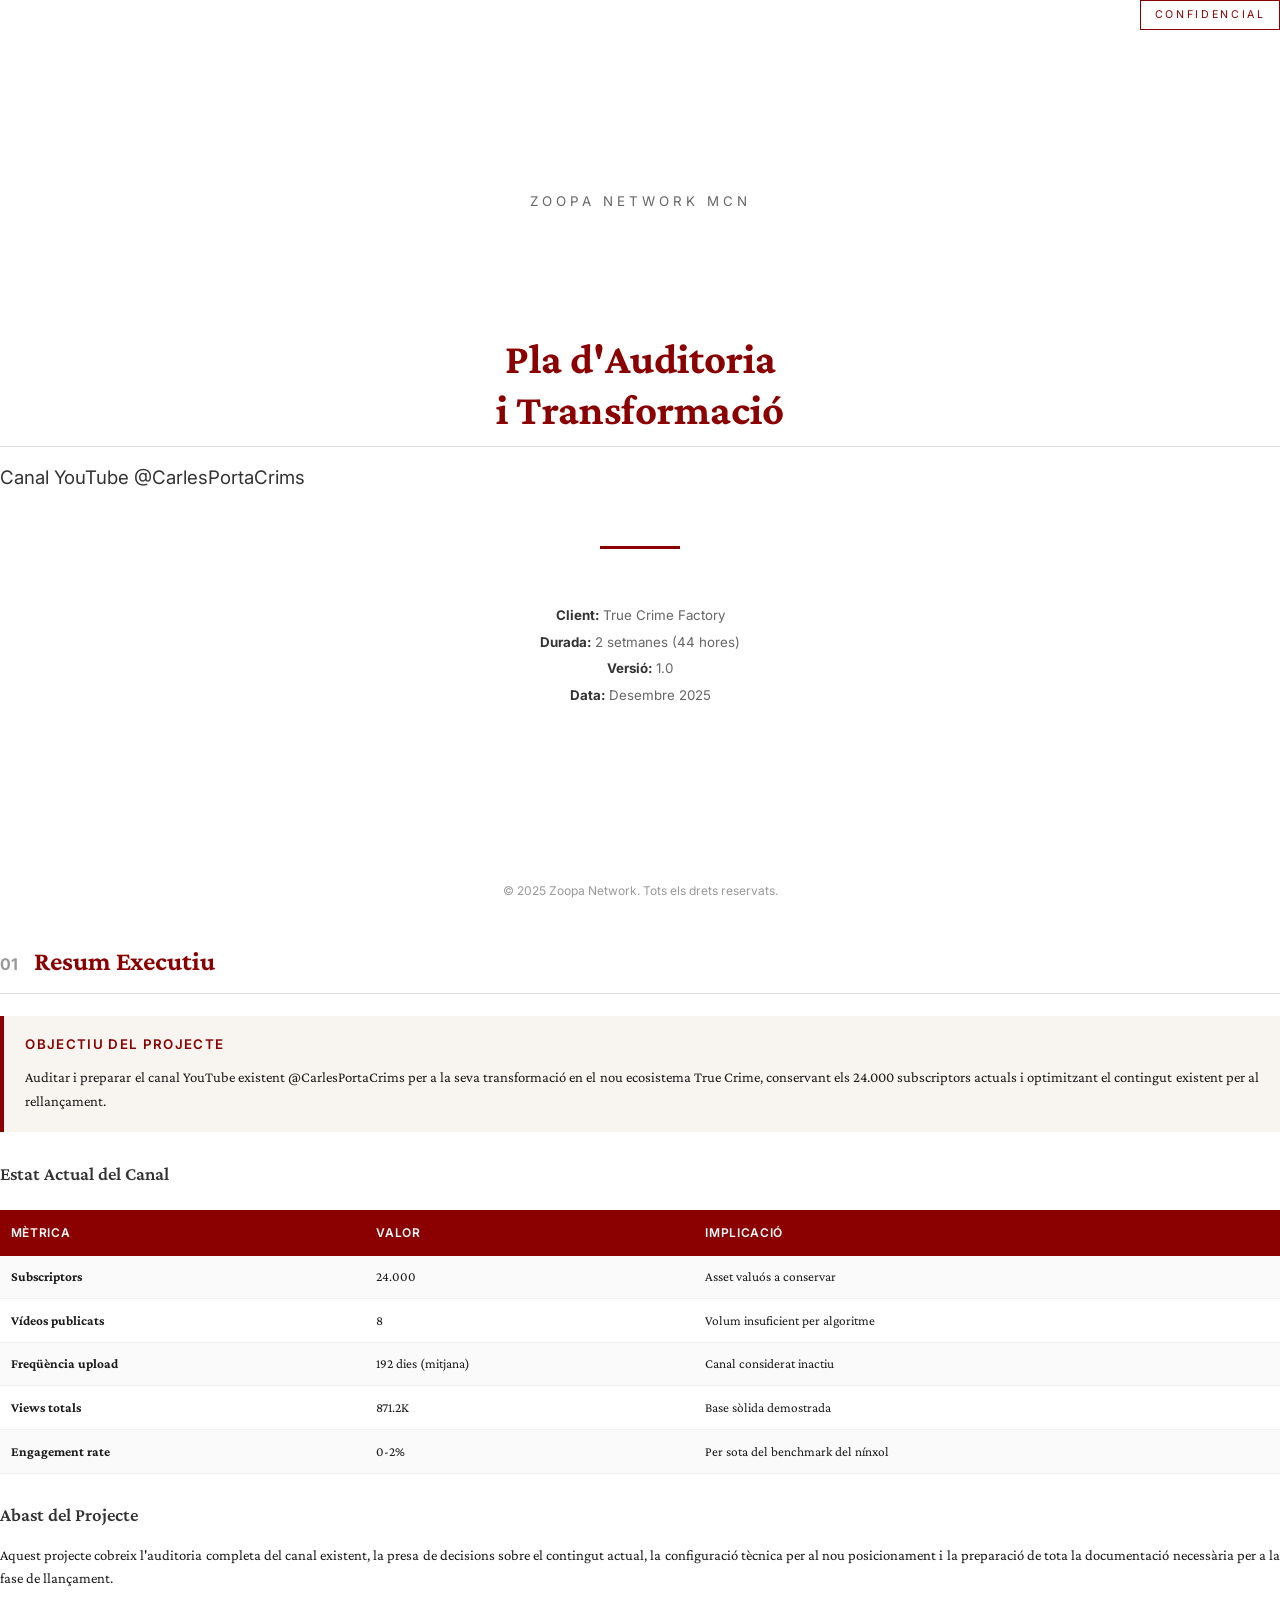
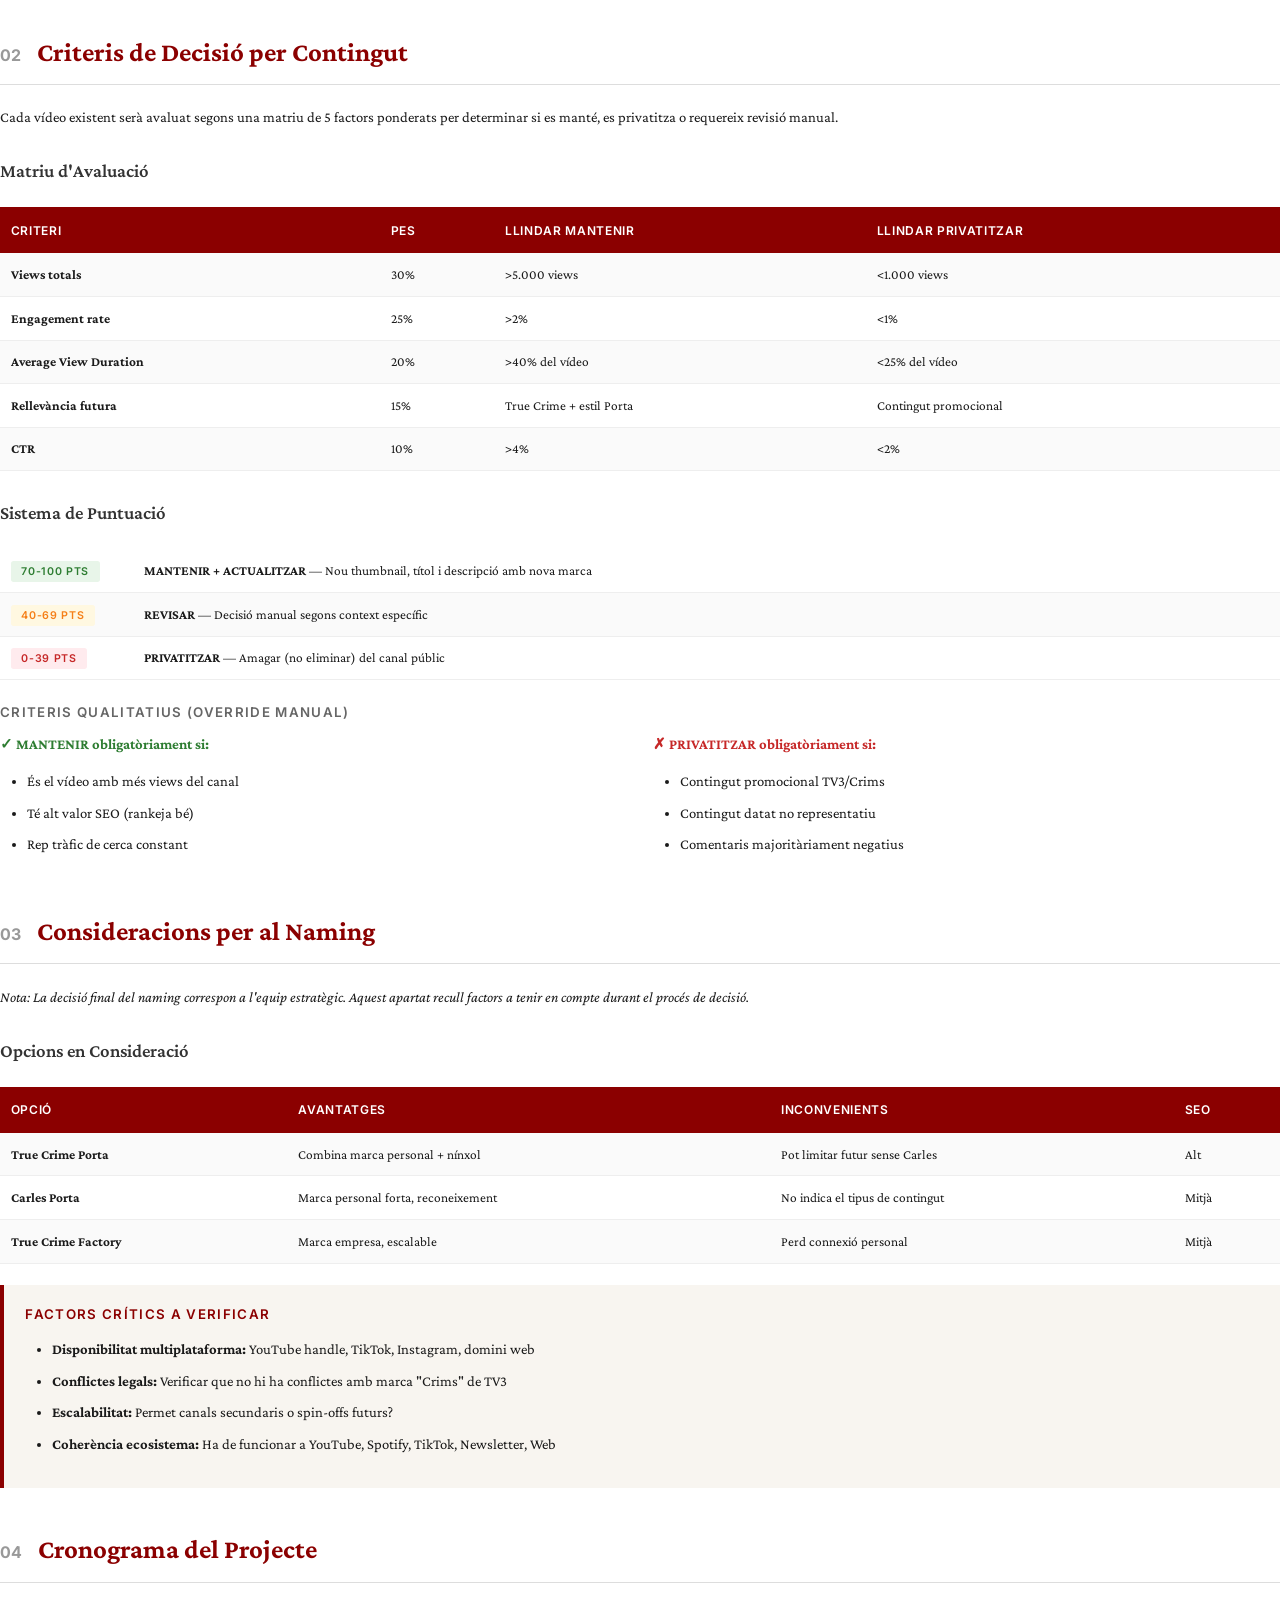
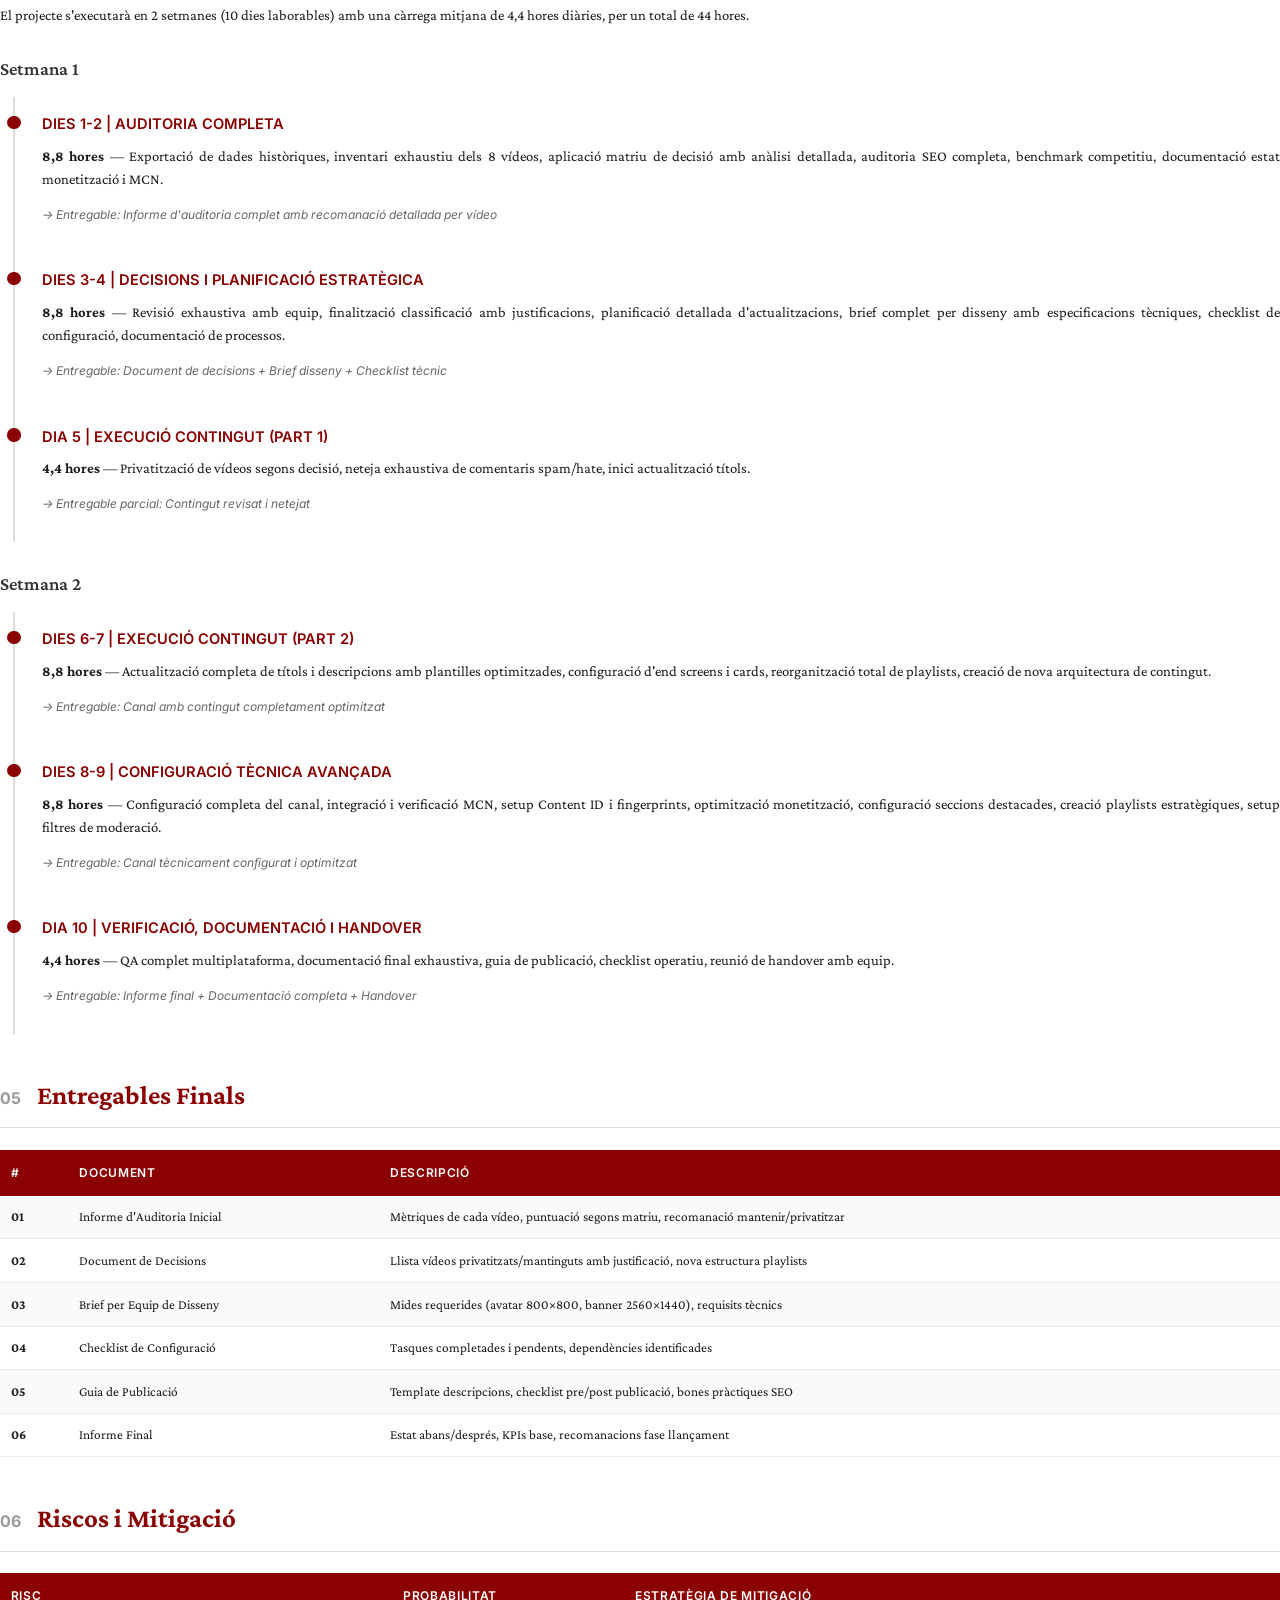
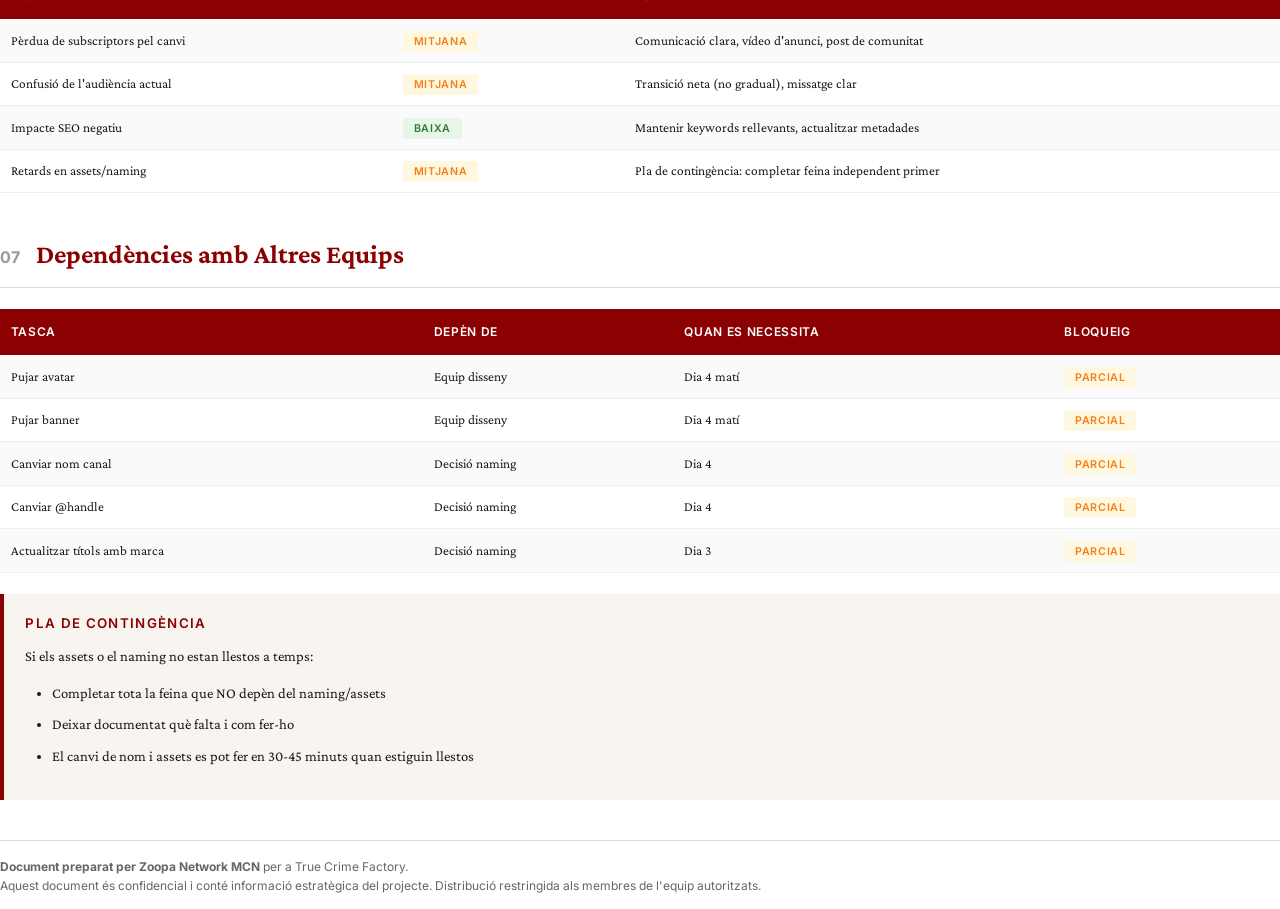
<file: pla_auditoria_pdf.html>
<!DOCTYPE html>
<html lang="ca">
<head>
    <meta charset="UTF-8">
    <title>Pla d'Auditoria i Transformació | True Crime Porta</title>
    <style>
        @import url('https://fonts.googleapis.com/css2?family=Crimson+Pro:wght@400;600;700&family=Inter:wght@400;500;600&display=swap');
        
        @page {
            size: A4;
            margin: 2.5cm 2cm 2.5cm 2cm;
            @top-right {
                content: "Pla d'Auditoria | True Crime Porta";
                font-family: 'Inter', sans-serif;
                font-size: 9pt;
                color: #666;
            }
            @bottom-center {
                content: counter(page) " / " counter(pages);
                font-family: 'Inter', sans-serif;
                font-size: 9pt;
                color: #666;
            }
            @bottom-right {
                content: "ZOOPA NETWORK";
                font-family: 'Inter', sans-serif;
                font-size: 8pt;
                color: #8b0000;
                letter-spacing: 1pt;
            }
        }
        
        @page:first {
            @top-right { content: none; }
        }
        
        * {
            margin: 0;
            padding: 0;
            box-sizing: border-box;
        }
        
        body {
            font-family: 'Crimson Pro', Georgia, serif;
            font-size: 11pt;
            line-height: 1.6;
            color: #1a1a1a;
        }
        
        /* Cover Page */
        .cover {
            page-break-after: always;
            height: 100vh;
            display: flex;
            flex-direction: column;
            justify-content: center;
            text-align: center;
            position: relative;
        }
        
        .cover-agency {
            font-family: 'Inter', sans-serif;
            font-size: 10pt;
            letter-spacing: 3pt;
            color: #666;
            text-transform: uppercase;
            margin-bottom: 60pt;
        }
        
        .cover-title {
            font-family: 'Crimson Pro', serif;
            font-size: 32pt;
            font-weight: 700;
            color: #8b0000;
            margin-bottom: 12pt;
            line-height: 1.2;
        }
        
        .cover-subtitle {
            font-family: 'Inter', sans-serif;
            font-size: 14pt;
            color: #333;
            margin-bottom: 40pt;
        }
        
        .cover-line {
            width: 60pt;
            height: 2pt;
            background: #8b0000;
            margin: 0 auto 40pt auto;
        }
        
        .cover-meta {
            font-family: 'Inter', sans-serif;
            font-size: 10pt;
            color: #666;
            line-height: 2;
        }
        
        .cover-meta strong {
            color: #333;
        }
        
        .cover-footer {
            position: absolute;
            bottom: 0;
            left: 0;
            right: 0;
            text-align: center;
            font-family: 'Inter', sans-serif;
            font-size: 9pt;
            color: #999;
        }
        
        .cover-confidential {
            position: absolute;
            top: 0;
            right: 0;
            font-family: 'Inter', sans-serif;
            font-size: 8pt;
            color: #8b0000;
            letter-spacing: 2pt;
            text-transform: uppercase;
            border: 1pt solid #8b0000;
            padding: 4pt 10pt;
        }
        
        /* Headings */
        h1 {
            font-family: 'Crimson Pro', serif;
            font-size: 20pt;
            font-weight: 700;
            color: #8b0000;
            margin-top: 30pt;
            margin-bottom: 16pt;
            padding-bottom: 8pt;
            border-bottom: 1pt solid #ddd;
        }
        
        h1 .number {
            font-family: 'Inter', sans-serif;
            font-size: 12pt;
            color: #999;
            margin-right: 8pt;
        }
        
        h2 {
            font-family: 'Crimson Pro', serif;
            font-size: 14pt;
            font-weight: 600;
            color: #333;
            margin-top: 20pt;
            margin-bottom: 10pt;
        }
        
        h3 {
            font-family: 'Inter', sans-serif;
            font-size: 10pt;
            font-weight: 600;
            color: #666;
            text-transform: uppercase;
            letter-spacing: 1pt;
            margin-top: 16pt;
            margin-bottom: 8pt;
        }
        
        /* Paragraphs */
        p {
            margin-bottom: 10pt;
            text-align: justify;
        }
        
        /* Tables */
        table {
            width: 100%;
            border-collapse: collapse;
            margin: 16pt 0;
            font-size: 10pt;
        }
        
        th {
            font-family: 'Inter', sans-serif;
            font-size: 9pt;
            font-weight: 600;
            text-transform: uppercase;
            letter-spacing: 0.5pt;
            background: #8b0000;
            color: white;
            padding: 10pt 8pt;
            text-align: left;
        }
        
        td {
            padding: 8pt;
            border-bottom: 1pt solid #eee;
            vertical-align: top;
        }
        
        tr:nth-child(even) {
            background: #fafafa;
        }
        
        /* Highlight Box */
        .highlight-box {
            background: #f8f5f0;
            border-left: 3pt solid #8b0000;
            padding: 14pt 16pt;
            margin: 16pt 0;
        }
        
        .highlight-box h4 {
            font-family: 'Inter', sans-serif;
            font-size: 10pt;
            font-weight: 600;
            color: #8b0000;
            text-transform: uppercase;
            letter-spacing: 1pt;
            margin-bottom: 8pt;
        }
        
        /* Lists */
        ul {
            margin: 10pt 0 10pt 20pt;
        }
        
        li {
            margin-bottom: 6pt;
        }
        
        /* Badges */
        .badge {
            font-family: 'Inter', sans-serif;
            font-size: 8pt;
            font-weight: 600;
            padding: 3pt 8pt;
            border-radius: 2pt;
            text-transform: uppercase;
            letter-spacing: 0.5pt;
        }
        
        .badge-green {
            background: #e8f5e9;
            color: #2e7d32;
        }
        
        .badge-yellow {
            background: #fff8e1;
            color: #f57f17;
        }
        
        .badge-red {
            background: #ffebee;
            color: #c62828;
        }
        
        /* Timeline */
        .timeline-item {
            padding: 12pt 0 12pt 20pt;
            border-left: 2pt solid #ddd;
            position: relative;
            margin-left: 10pt;
        }
        
        .timeline-item::before {
            content: "";
            position: absolute;
            left: -6pt;
            top: 14pt;
            width: 10pt;
            height: 10pt;
            background: #8b0000;
            border-radius: 50%;
        }
        
        .timeline-day {
            font-family: 'Inter', sans-serif;
            font-size: 11pt;
            font-weight: 600;
            color: #8b0000;
            margin-bottom: 6pt;
        }
        
        .timeline-deliverable {
            font-family: 'Inter', sans-serif;
            font-size: 9pt;
            color: #666;
            margin-top: 6pt;
            font-style: italic;
        }
        
        /* Two columns */
        .two-col {
            display: flex;
            gap: 20pt;
        }
        
        .two-col > div {
            flex: 1;
        }
        
        /* Page breaks */
        .page-break {
            page-break-after: always;
        }
        
        /* Score table */
        .score-table td:first-child {
            width: 100pt;
        }
        
        /* Footer note */
        .footer-note {
            font-family: 'Inter', sans-serif;
            font-size: 9pt;
            color: #666;
            border-top: 1pt solid #ddd;
            padding-top: 12pt;
            margin-top: 30pt;
        }
    </style>
</head>
<body>
    <!-- COVER PAGE -->
    <div class="cover">
        <div class="cover-confidential">Confidencial</div>
        <div class="cover-agency">Zoopa Network MCN</div>
        <h1 class="cover-title">Pla d'Auditoria<br>i Transformació</h1>
        <p class="cover-subtitle">Canal YouTube @CarlesPortaCrims</p>
        <div class="cover-line"></div>
        <div class="cover-meta">
            <strong>Client:</strong> True Crime Factory<br>
            <strong>Durada:</strong> 2 setmanes (44 hores)<br>
            <strong>Versió:</strong> 1.0<br>
            <strong>Data:</strong> Desembre 2025
        </div>
        <div class="cover-footer">© 2025 Zoopa Network. Tots els drets reservats.</div>
    </div>

    <!-- SECTION 1: RESUM EXECUTIU -->
    <h1><span class="number">01</span> Resum Executiu</h1>
    
    <div class="highlight-box">
        <h4>Objectiu del Projecte</h4>
        <p style="margin-bottom: 0;">Auditar i preparar el canal YouTube existent @CarlesPortaCrims per a la seva transformació en el nou ecosistema True Crime, conservant els 24.000 subscriptors actuals i optimitzant el contingut existent per al rellançament.</p>
    </div>
    
    <h2>Estat Actual del Canal</h2>
    
    <table>
        <tr>
            <th>Mètrica</th>
            <th>Valor</th>
            <th>Implicació</th>
        </tr>
        <tr>
            <td><strong>Subscriptors</strong></td>
            <td>24.000</td>
            <td>Asset valuós a conservar</td>
        </tr>
        <tr>
            <td><strong>Vídeos publicats</strong></td>
            <td>8</td>
            <td>Volum insuficient per algoritme</td>
        </tr>
        <tr>
            <td><strong>Freqüència upload</strong></td>
            <td>192 dies (mitjana)</td>
            <td>Canal considerat inactiu</td>
        </tr>
        <tr>
            <td><strong>Views totals</strong></td>
            <td>871.2K</td>
            <td>Base sòlida demostrada</td>
        </tr>
        <tr>
            <td><strong>Engagement rate</strong></td>
            <td>0-2%</td>
            <td>Per sota del benchmark del nínxol</td>
        </tr>
    </table>

    <h2>Abast del Projecte</h2>
    <p>Aquest projecte cobreix l'auditoria completa del canal existent, la presa de decisions sobre el contingut actual, la configuració tècnica per al nou posicionament i la preparació de tota la documentació necessària per a la fase de llançament.</p>

    <div class="page-break"></div>

    <!-- SECTION 2: CRITERIS DE DECISIÓ -->
    <h1><span class="number">02</span> Criteris de Decisió per Contingut</h1>
    
    <p>Cada vídeo existent serà avaluat segons una matriu de 5 factors ponderats per determinar si es manté, es privatitza o requereix revisió manual.</p>
    
    <h2>Matriu d'Avaluació</h2>
    
    <table>
        <tr>
            <th>Criteri</th>
            <th>Pes</th>
            <th>Llindar Mantenir</th>
            <th>Llindar Privatitzar</th>
        </tr>
        <tr>
            <td><strong>Views totals</strong></td>
            <td>30%</td>
            <td>&gt;5.000 views</td>
            <td>&lt;1.000 views</td>
        </tr>
        <tr>
            <td><strong>Engagement rate</strong></td>
            <td>25%</td>
            <td>&gt;2%</td>
            <td>&lt;1%</td>
        </tr>
        <tr>
            <td><strong>Average View Duration</strong></td>
            <td>20%</td>
            <td>&gt;40% del vídeo</td>
            <td>&lt;25% del vídeo</td>
        </tr>
        <tr>
            <td><strong>Rellevància futura</strong></td>
            <td>15%</td>
            <td>True Crime + estil Porta</td>
            <td>Contingut promocional</td>
        </tr>
        <tr>
            <td><strong>CTR</strong></td>
            <td>10%</td>
            <td>&gt;4%</td>
            <td>&lt;2%</td>
        </tr>
    </table>
    
    <h2>Sistema de Puntuació</h2>
    
    <table class="score-table">
        <tr>
            <td><span class="badge badge-green">70-100 pts</span></td>
            <td><strong>MANTENIR + ACTUALITZAR</strong> — Nou thumbnail, títol i descripció amb nova marca</td>
        </tr>
        <tr>
            <td><span class="badge badge-yellow">40-69 pts</span></td>
            <td><strong>REVISAR</strong> — Decisió manual segons context específic</td>
        </tr>
        <tr>
            <td><span class="badge badge-red">0-39 pts</span></td>
            <td><strong>PRIVATITZAR</strong> — Amagar (no eliminar) del canal públic</td>
        </tr>
    </table>
    
    <h3>Criteris Qualitatius (Override Manual)</h3>
    
    <div class="two-col">
        <div>
            <p><strong style="color: #2e7d32;">✓ MANTENIR obligatòriament si:</strong></p>
            <ul>
                <li>És el vídeo amb més views del canal</li>
                <li>Té alt valor SEO (rankeja bé)</li>
                <li>Rep tràfic de cerca constant</li>
            </ul>
        </div>
        <div>
            <p><strong style="color: #c62828;">✗ PRIVATITZAR obligatòriament si:</strong></p>
            <ul>
                <li>Contingut promocional TV3/Crims</li>
                <li>Contingut datat no representatiu</li>
                <li>Comentaris majoritàriament negatius</li>
            </ul>
        </div>
    </div>

    <div class="page-break"></div>

    <!-- SECTION 3: CONSIDERACIONS NAMING -->
    <h1><span class="number">03</span> Consideracions per al Naming</h1>
    
    <p><em>Nota: La decisió final del naming correspon a l'equip estratègic. Aquest apartat recull factors a tenir en compte durant el procés de decisió.</em></p>
    
    <h2>Opcions en Consideració</h2>
    
    <table>
        <tr>
            <th>Opció</th>
            <th>Avantatges</th>
            <th>Inconvenients</th>
            <th>SEO</th>
        </tr>
        <tr>
            <td><strong>True Crime Porta</strong></td>
            <td>Combina marca personal + nínxol</td>
            <td>Pot limitar futur sense Carles</td>
            <td>Alt</td>
        </tr>
        <tr>
            <td><strong>Carles Porta</strong></td>
            <td>Marca personal forta, reconeixement</td>
            <td>No indica el tipus de contingut</td>
            <td>Mitjà</td>
        </tr>
        <tr>
            <td><strong>True Crime Factory</strong></td>
            <td>Marca empresa, escalable</td>
            <td>Perd connexió personal</td>
            <td>Mitjà</td>
        </tr>
    </table>
    
    <div class="highlight-box">
        <h4>Factors Crítics a Verificar</h4>
        <ul>
            <li><strong>Disponibilitat multiplataforma:</strong> YouTube handle, TikTok, Instagram, domini web</li>
            <li><strong>Conflictes legals:</strong> Verificar que no hi ha conflictes amb marca "Crims" de TV3</li>
            <li><strong>Escalabilitat:</strong> Permet canals secundaris o spin-offs futurs?</li>
            <li><strong>Coherència ecosistema:</strong> Ha de funcionar a YouTube, Spotify, TikTok, Newsletter, Web</li>
        </ul>
    </div>

    <div class="page-break"></div>

    <!-- SECTION 4: CRONOGRAMA -->
    <h1><span class="number">04</span> Cronograma del Projecte</h1>
    
    <p>El projecte s'executarà en 2 setmanes (10 dies laborables) amb una càrrega mitjana de 4,4 hores diàries, per un total de 44 hores.</p>
    
    <h2>Setmana 1</h2>
    
    <div class="timeline-item">
        <div class="timeline-day">DIES 1-2 | AUDITORIA COMPLETA</div>
        <p><strong>8,8 hores</strong> — Exportació de dades històriques, inventari exhaustiu dels 8 vídeos, aplicació matriu de decisió amb anàlisi detallada, auditoria SEO completa, benchmark competitiu, documentació estat monetització i MCN.</p>
        <p class="timeline-deliverable">→ Entregable: Informe d'auditoria complet amb recomanació detallada per vídeo</p>
    </div>
    
    <div class="timeline-item">
        <div class="timeline-day">DIES 3-4 | DECISIONS I PLANIFICACIÓ ESTRATÈGICA</div>
        <p><strong>8,8 hores</strong> — Revisió exhaustiva amb equip, finalització classificació amb justificacions, planificació detallada d'actualitzacions, brief complet per disseny amb especificacions tècniques, checklist de configuració, documentació de processos.</p>
        <p class="timeline-deliverable">→ Entregable: Document de decisions + Brief disseny + Checklist tècnic</p>
    </div>
    
    <div class="timeline-item">
        <div class="timeline-day">DIA 5 | EXECUCIÓ CONTINGUT (PART 1)</div>
        <p><strong>4,4 hores</strong> — Privatització de vídeos segons decisió, neteja exhaustiva de comentaris spam/hate, inici actualització títols.</p>
        <p class="timeline-deliverable">→ Entregable parcial: Contingut revisat i netejat</p>
    </div>
    
    <h2>Setmana 2</h2>
    
    <div class="timeline-item">
        <div class="timeline-day">DIES 6-7 | EXECUCIÓ CONTINGUT (PART 2)</div>
        <p><strong>8,8 hores</strong> — Actualització completa de títols i descripcions amb plantilles optimitzades, configuració d'end screens i cards, reorganització total de playlists, creació de nova arquitectura de contingut.</p>
        <p class="timeline-deliverable">→ Entregable: Canal amb contingut completament optimitzat</p>
    </div>
    
    <div class="timeline-item">
        <div class="timeline-day">DIES 8-9 | CONFIGURACIÓ TÈCNICA AVANÇADA</div>
        <p><strong>8,8 hores</strong> — Configuració completa del canal, integració i verificació MCN, setup Content ID i fingerprints, optimització monetització, configuració seccions destacades, creació playlists estratègiques, setup filtres de moderació.</p>
        <p class="timeline-deliverable">→ Entregable: Canal tècnicament configurat i optimitzat</p>
    </div>
    
    <div class="timeline-item">
        <div class="timeline-day">DIA 10 | VERIFICACIÓ, DOCUMENTACIÓ I HANDOVER</div>
        <p><strong>4,4 hores</strong> — QA complet multiplataforma, documentació final exhaustiva, guia de publicació, checklist operatiu, reunió de handover amb equip.</p>
        <p class="timeline-deliverable">→ Entregable: Informe final + Documentació completa + Handover</p>
    </div>

    <div class="page-break"></div>

    <!-- SECTION 5: ENTREGABLES -->
    <h1><span class="number">05</span> Entregables Finals</h1>
    
    <table>
        <tr>
            <th>#</th>
            <th>Document</th>
            <th>Descripció</th>
        </tr>
        <tr>
            <td><strong>01</strong></td>
            <td>Informe d'Auditoria Inicial</td>
            <td>Mètriques de cada vídeo, puntuació segons matriu, recomanació mantenir/privatitzar</td>
        </tr>
        <tr>
            <td><strong>02</strong></td>
            <td>Document de Decisions</td>
            <td>Llista vídeos privatitzats/mantinguts amb justificació, nova estructura playlists</td>
        </tr>
        <tr>
            <td><strong>03</strong></td>
            <td>Brief per Equip de Disseny</td>
            <td>Mides requerides (avatar 800×800, banner 2560×1440), requisits tècnics</td>
        </tr>
        <tr>
            <td><strong>04</strong></td>
            <td>Checklist de Configuració</td>
            <td>Tasques completades i pendents, dependències identificades</td>
        </tr>
        <tr>
            <td><strong>05</strong></td>
            <td>Guia de Publicació</td>
            <td>Template descripcions, checklist pre/post publicació, bones pràctiques SEO</td>
        </tr>
        <tr>
            <td><strong>06</strong></td>
            <td>Informe Final</td>
            <td>Estat abans/després, KPIs base, recomanacions fase llançament</td>
        </tr>
    </table>

    <!-- SECTION 6: RISCOS -->
    <h1><span class="number">06</span> Riscos i Mitigació</h1>
    
    <table>
        <tr>
            <th>Risc</th>
            <th>Probabilitat</th>
            <th>Estratègia de Mitigació</th>
        </tr>
        <tr>
            <td>Pèrdua de subscriptors pel canvi</td>
            <td><span class="badge badge-yellow">Mitjana</span></td>
            <td>Comunicació clara, vídeo d'anunci, post de comunitat</td>
        </tr>
        <tr>
            <td>Confusió de l'audiència actual</td>
            <td><span class="badge badge-yellow">Mitjana</span></td>
            <td>Transició neta (no gradual), missatge clar</td>
        </tr>
        <tr>
            <td>Impacte SEO negatiu</td>
            <td><span class="badge badge-green">Baixa</span></td>
            <td>Mantenir keywords rellevants, actualitzar metadades</td>
        </tr>
        <tr>
            <td>Retards en assets/naming</td>
            <td><span class="badge badge-yellow">Mitjana</span></td>
            <td>Pla de contingència: completar feina independent primer</td>
        </tr>
    </table>

    <div class="page-break"></div>

    <!-- SECTION 7: DEPENDENCIES -->
    <h1><span class="number">07</span> Dependències amb Altres Equips</h1>
    
    <table>
        <tr>
            <th>Tasca</th>
            <th>Depèn de</th>
            <th>Quan es necessita</th>
            <th>Bloqueig</th>
        </tr>
        <tr>
            <td>Pujar avatar</td>
            <td>Equip disseny</td>
            <td>Dia 4 matí</td>
            <td><span class="badge badge-yellow">Parcial</span></td>
        </tr>
        <tr>
            <td>Pujar banner</td>
            <td>Equip disseny</td>
            <td>Dia 4 matí</td>
            <td><span class="badge badge-yellow">Parcial</span></td>
        </tr>
        <tr>
            <td>Canviar nom canal</td>
            <td>Decisió naming</td>
            <td>Dia 4</td>
            <td><span class="badge badge-yellow">Parcial</span></td>
        </tr>
        <tr>
            <td>Canviar @handle</td>
            <td>Decisió naming</td>
            <td>Dia 4</td>
            <td><span class="badge badge-yellow">Parcial</span></td>
        </tr>
        <tr>
            <td>Actualitzar títols amb marca</td>
            <td>Decisió naming</td>
            <td>Dia 3</td>
            <td><span class="badge badge-yellow">Parcial</span></td>
        </tr>
    </table>
    
    <div class="highlight-box">
        <h4>Pla de Contingència</h4>
        <p>Si els assets o el naming no estan llestos a temps:</p>
        <ul>
            <li>Completar tota la feina que NO depèn del naming/assets</li>
            <li>Deixar documentat què falta i com fer-ho</li>
            <li>El canvi de nom i assets es pot fer en 30-45 minuts quan estiguin llestos</li>
        </ul>
    </div>

    <div class="footer-note">
        <p><strong>Document preparat per Zoopa Network MCN</strong> per a True Crime Factory.<br>
        Aquest document és confidencial i conté informació estratègica del projecte. Distribució restringida als membres de l'equip autoritzats.</p>
    </div>

</body>
</html>
</file>
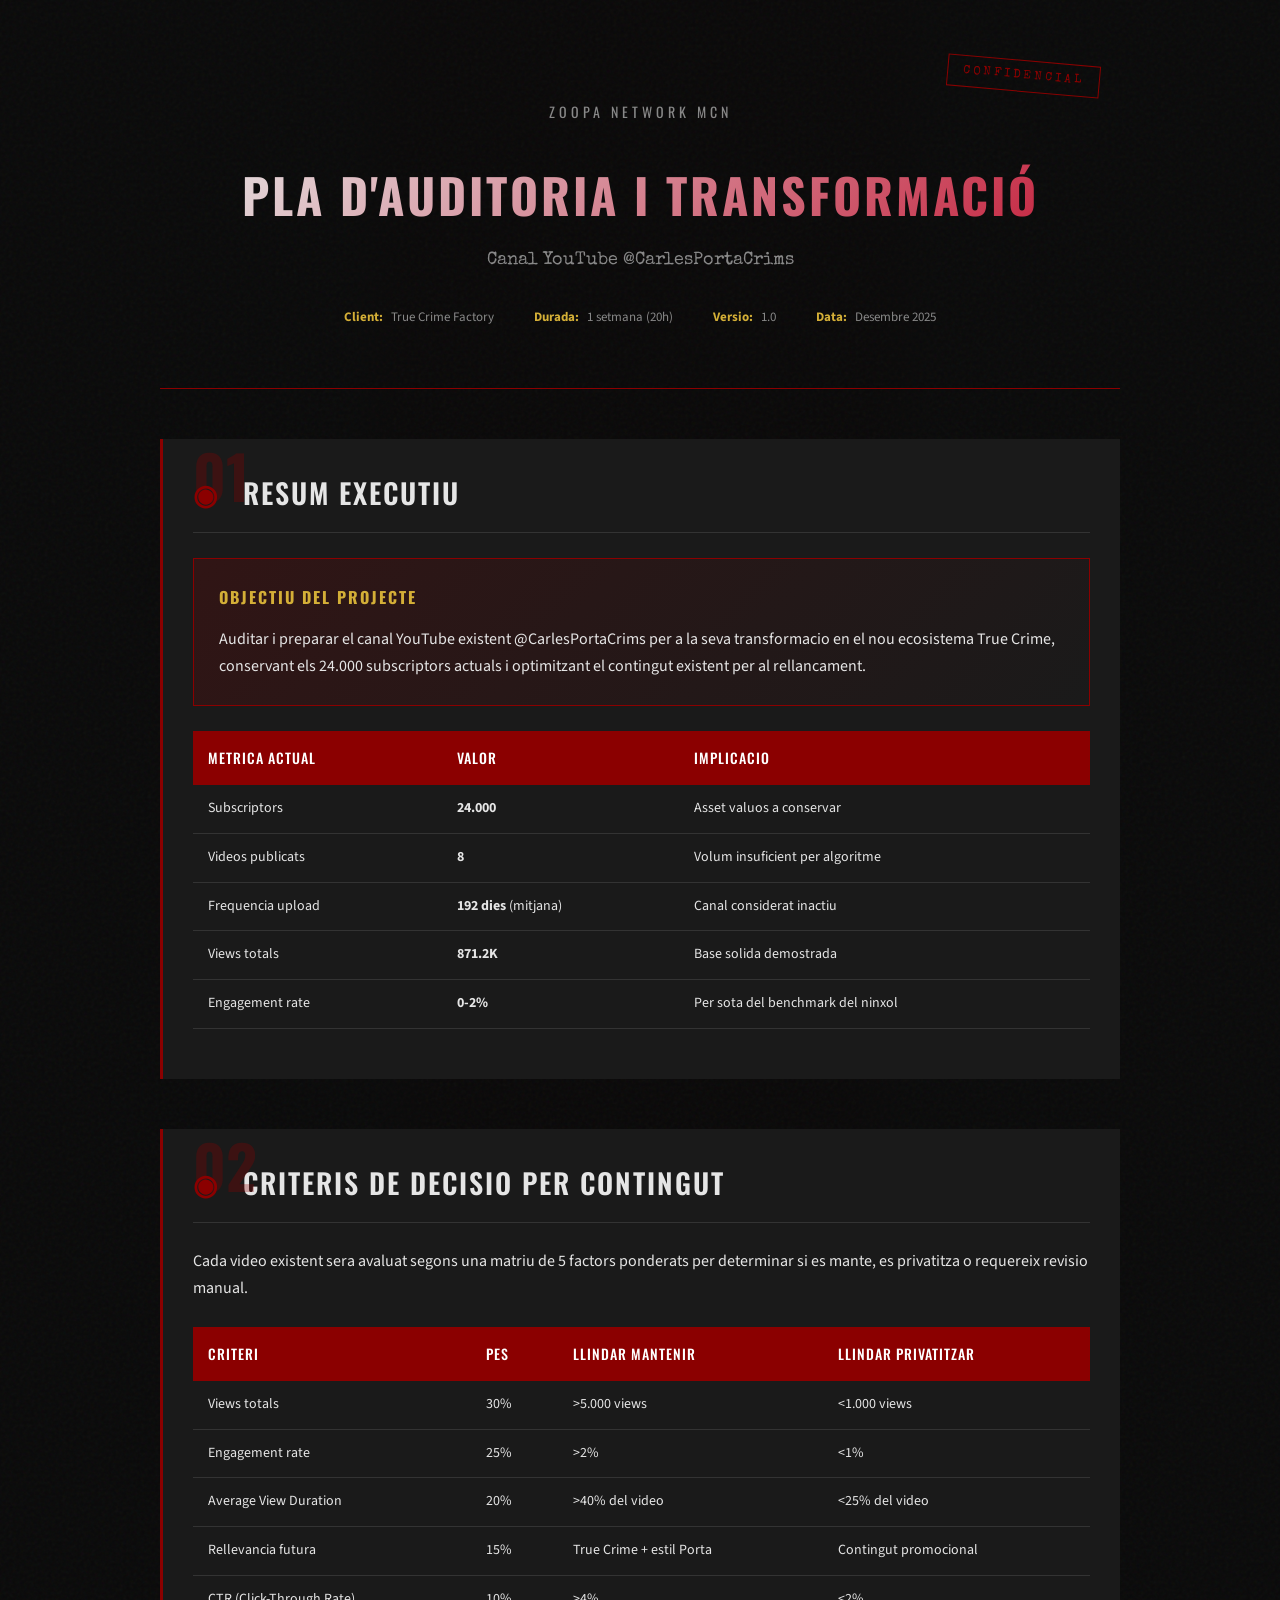
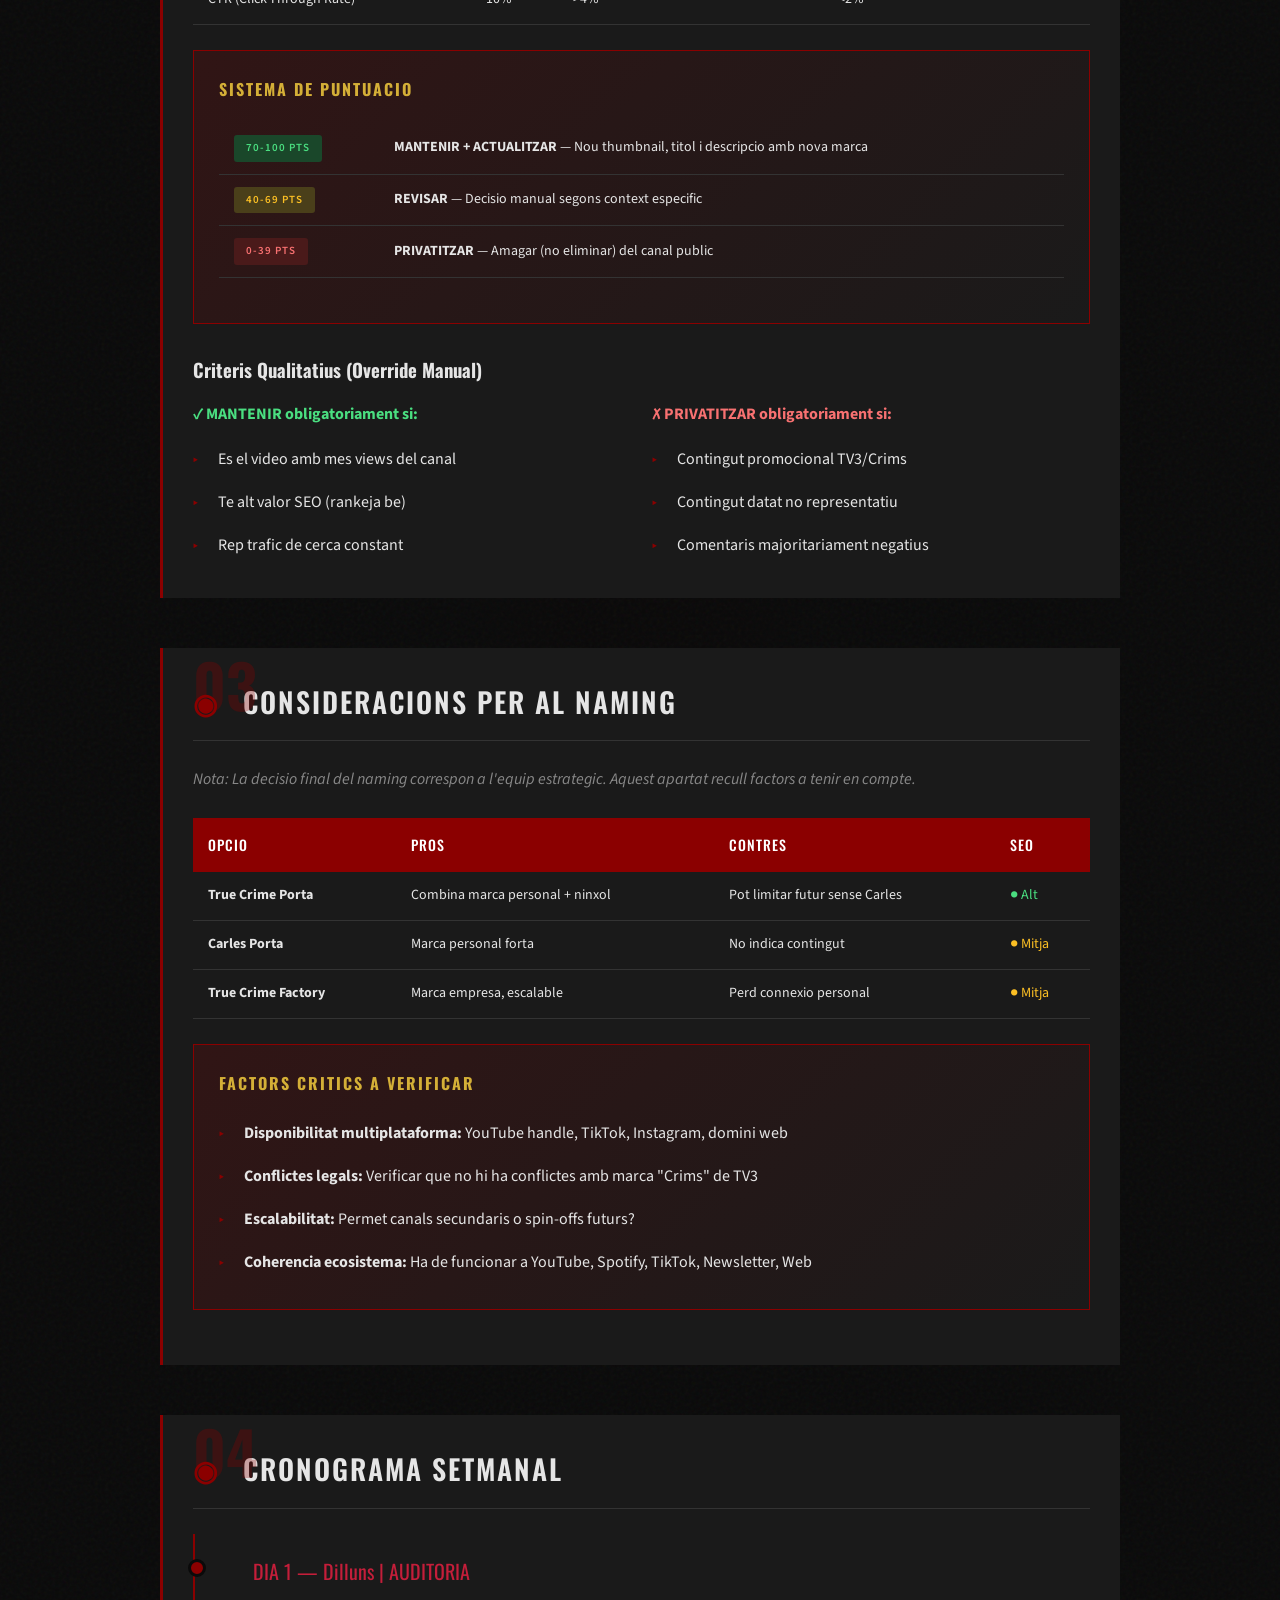
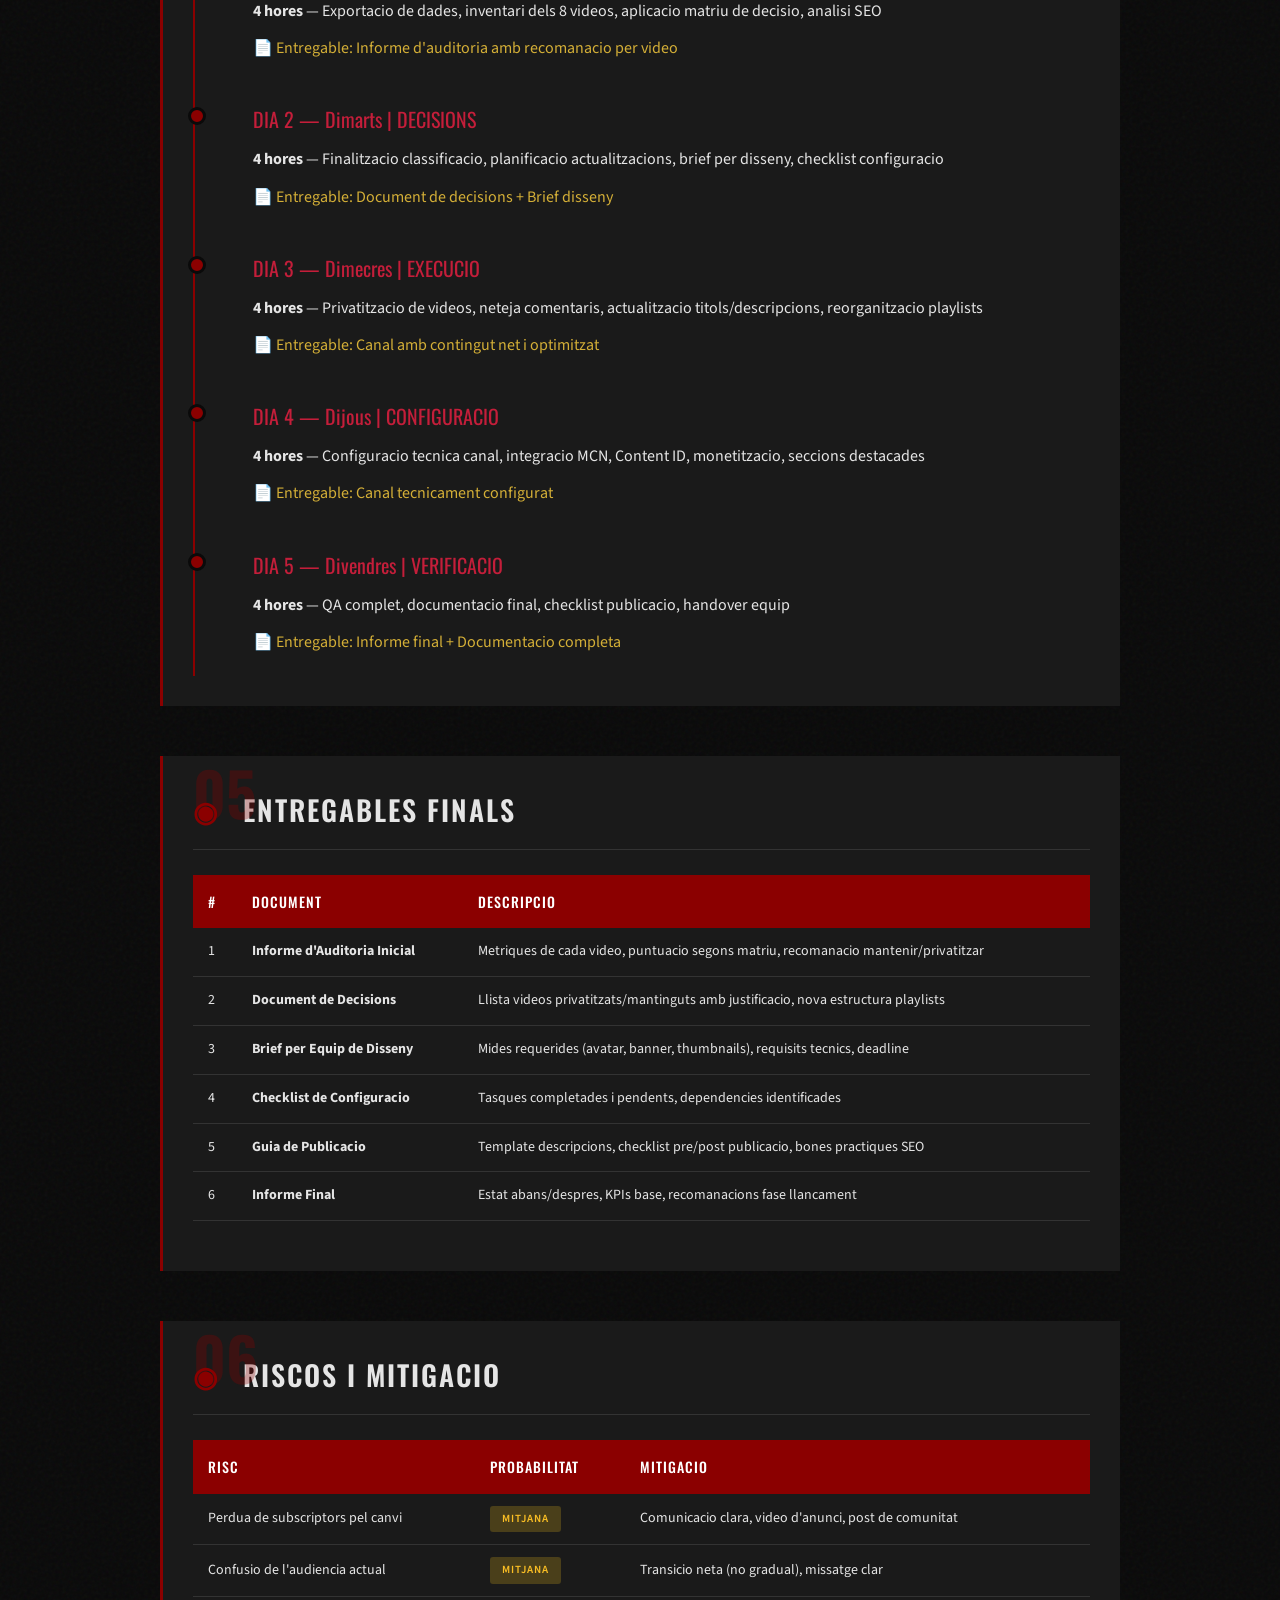
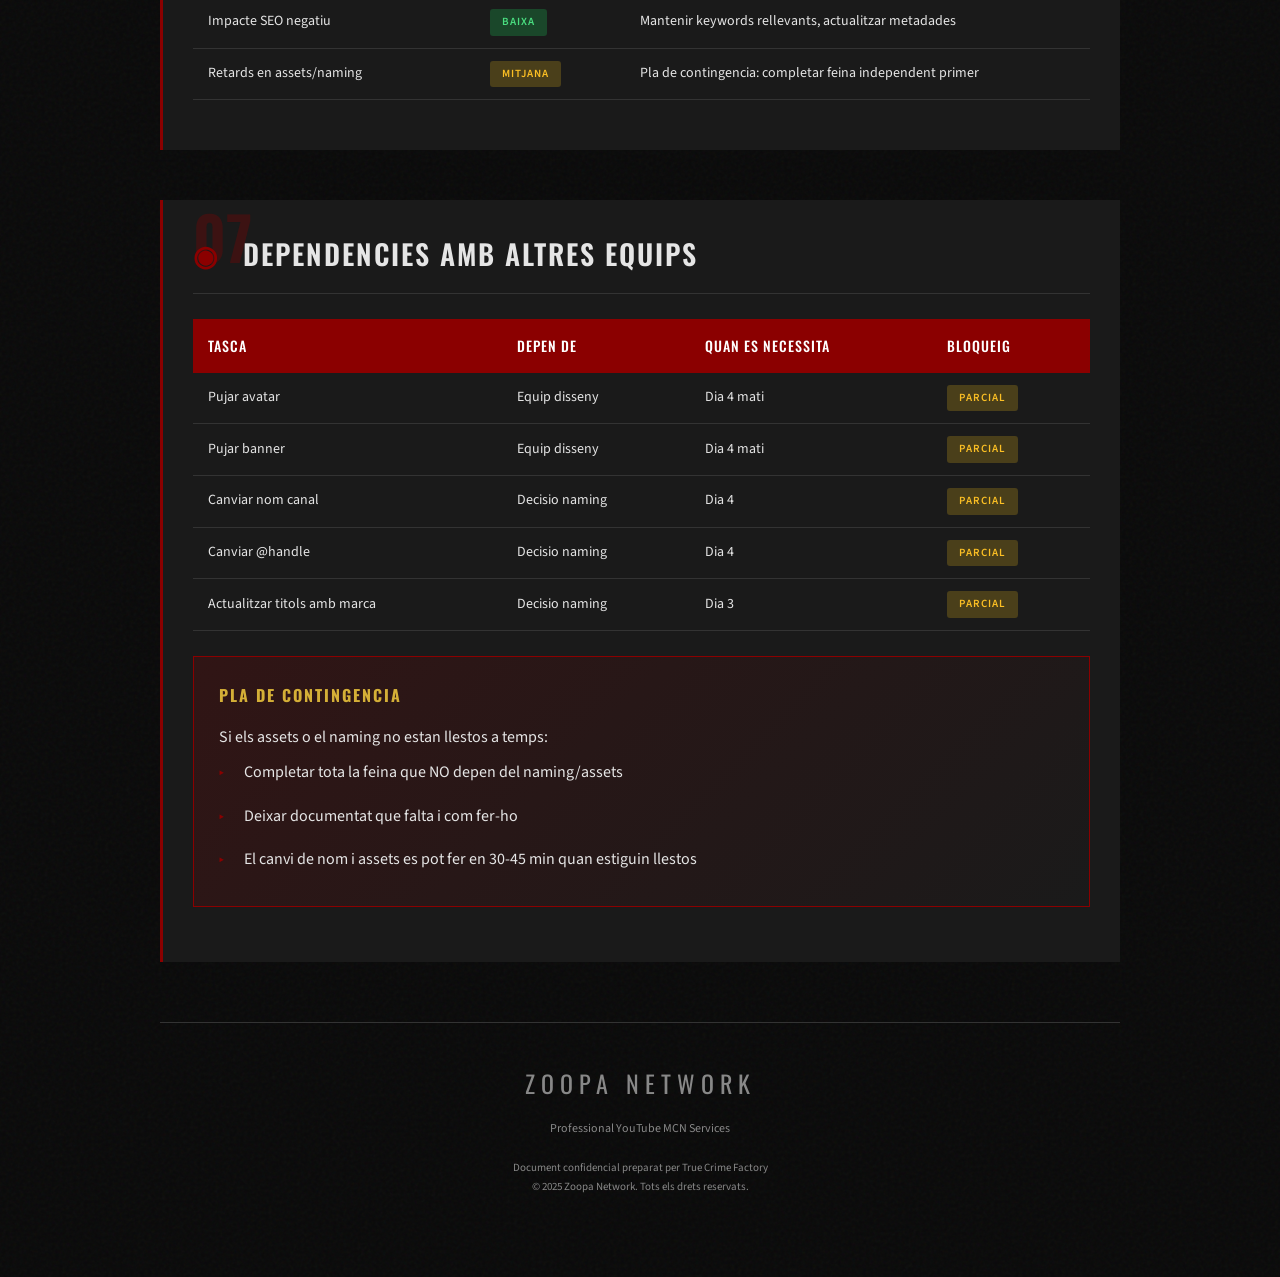
<file: pla_auditoria_true_crime_porta.html>
<!DOCTYPE html>
<html lang="ca">
<head>
    <meta charset="UTF-8">
    <meta name="viewport" content="width=device-width, initial-scale=1.0">
    <title>Pla d'Auditoria i Transformació | True Crime Porta</title>
    <style>
        @import url('https://fonts.googleapis.com/css2?family=Oswald:wght@400;500;600;700&family=Source+Sans+Pro:wght@400;600&family=Special+Elite&display=swap');
        
        :root {
            --primary-dark: #0a0a0a;
            --secondary-dark: #1a1a1a;
            --accent-red: #8b0000;
            --accent-red-light: #c41e3a;
            --text-light: #e5e5e5;
            --text-muted: #888;
            --border-color: #333;
            --highlight: #d4af37;
        }
        
        * {
            margin: 0;
            padding: 0;
            box-sizing: border-box;
        }
        
        body {
            font-family: 'Source Sans Pro', sans-serif;
            background-color: var(--primary-dark);
            color: var(--text-light);
            line-height: 1.7;
            background-image: 
                radial-gradient(ellipse at top, rgba(139, 0, 0, 0.1) 0%, transparent 50%),
                url("data:image/svg+xml,%3Csvg viewBox='0 0 400 400' xmlns='http://www.w3.org/2000/svg'%3E%3Cfilter id='noiseFilter'%3E%3CfeTurbulence type='fractalNoise' baseFrequency='0.9' numOctaves='3' stitchTiles='stitch'/%3E%3C/filter%3E%3Crect width='100%25' height='100%25' filter='url(%23noiseFilter)'/%3E%3C/svg%3E");
            background-blend-mode: overlay;
        }
        
        .container {
            max-width: 1000px;
            margin: 0 auto;
            padding: 40px 20px;
        }
        
        /* Header */
        .header {
            text-align: center;
            padding: 60px 20px;
            border-bottom: 1px solid var(--accent-red);
            margin-bottom: 50px;
            position: relative;
        }
        
        .header::before {
            content: "CONFIDENCIAL";
            position: absolute;
            top: 20px;
            right: 20px;
            font-family: 'Special Elite', cursive;
            font-size: 12px;
            color: var(--accent-red);
            letter-spacing: 3px;
            transform: rotate(5deg);
            border: 1px solid var(--accent-red);
            padding: 5px 15px;
        }
        
        .logo-zoopa {
            font-family: 'Oswald', sans-serif;
            font-size: 14px;
            letter-spacing: 4px;
            color: var(--text-muted);
            margin-bottom: 30px;
        }
        
        .project-title {
            font-family: 'Oswald', sans-serif;
            font-size: 48px;
            font-weight: 700;
            text-transform: uppercase;
            letter-spacing: 3px;
            margin-bottom: 10px;
            background: linear-gradient(135deg, var(--text-light) 0%, var(--accent-red-light) 100%);
            -webkit-background-clip: text;
            -webkit-text-fill-color: transparent;
            background-clip: text;
        }
        
        .project-subtitle {
            font-family: 'Special Elite', cursive;
            font-size: 18px;
            color: var(--text-muted);
            margin-bottom: 30px;
        }
        
        .meta-info {
            display: flex;
            justify-content: center;
            gap: 40px;
            font-size: 13px;
            color: var(--text-muted);
            flex-wrap: wrap;
        }
        
        .meta-info span {
            display: flex;
            align-items: center;
            gap: 8px;
        }
        
        .meta-info strong {
            color: var(--highlight);
        }
        
        /* Sections */
        .section {
            margin-bottom: 50px;
            padding: 30px;
            background: var(--secondary-dark);
            border-left: 3px solid var(--accent-red);
            position: relative;
        }
        
        .section::before {
            content: attr(data-number);
            position: absolute;
            top: -15px;
            left: 30px;
            font-family: 'Oswald', sans-serif;
            font-size: 60px;
            font-weight: 700;
            color: rgba(139, 0, 0, 0.3);
        }
        
        .section-title {
            font-family: 'Oswald', sans-serif;
            font-size: 28px;
            font-weight: 600;
            text-transform: uppercase;
            letter-spacing: 2px;
            margin-bottom: 25px;
            padding-bottom: 15px;
            border-bottom: 1px solid var(--border-color);
        }
        
        .section-title .icon {
            margin-right: 15px;
            color: var(--accent-red);
        }
        
        /* Tables */
        table {
            width: 100%;
            border-collapse: collapse;
            margin: 20px 0;
            font-size: 14px;
        }
        
        th {
            font-family: 'Oswald', sans-serif;
            text-transform: uppercase;
            letter-spacing: 1px;
            background: var(--accent-red);
            color: white;
            padding: 15px;
            text-align: left;
            font-weight: 500;
        }
        
        td {
            padding: 12px 15px;
            border-bottom: 1px solid var(--border-color);
        }
        
        tr:hover {
            background: rgba(139, 0, 0, 0.1);
        }
        
        /* Status badges */
        .badge {
            display: inline-block;
            padding: 4px 12px;
            border-radius: 3px;
            font-size: 11px;
            font-weight: 600;
            text-transform: uppercase;
            letter-spacing: 1px;
        }
        
        .badge-mantenir {
            background: #1a472a;
            color: #4ade80;
        }
        
        .badge-privatitzar {
            background: #4a1a1a;
            color: #f87171;
        }
        
        .badge-revisar {
            background: #4a3f1a;
            color: #fbbf24;
        }
        
        /* Highlight boxes */
        .highlight-box {
            background: linear-gradient(135deg, rgba(139, 0, 0, 0.2) 0%, rgba(26, 26, 26, 0.8) 100%);
            border: 1px solid var(--accent-red);
            padding: 25px;
            margin: 25px 0;
        }
        
        .highlight-box h4 {
            font-family: 'Oswald', sans-serif;
            font-size: 16px;
            text-transform: uppercase;
            letter-spacing: 2px;
            color: var(--highlight);
            margin-bottom: 15px;
        }
        
        /* Timeline */
        .timeline {
            position: relative;
            padding-left: 30px;
        }
        
        .timeline::before {
            content: '';
            position: absolute;
            left: 0;
            top: 0;
            bottom: 0;
            width: 2px;
            background: var(--accent-red);
        }
        
        .timeline-item {
            position: relative;
            padding: 20px 0;
            padding-left: 30px;
        }
        
        .timeline-item::before {
            content: '';
            position: absolute;
            left: -35px;
            top: 25px;
            width: 12px;
            height: 12px;
            background: var(--accent-red);
            border-radius: 50%;
            border: 3px solid var(--primary-dark);
        }
        
        .timeline-day {
            font-family: 'Oswald', sans-serif;
            font-size: 20px;
            color: var(--accent-red-light);
            margin-bottom: 10px;
        }
        
        /* Footer */
        .footer {
            text-align: center;
            padding: 40px;
            border-top: 1px solid var(--border-color);
            margin-top: 60px;
        }
        
        .footer-logo {
            font-family: 'Oswald', sans-serif;
            font-size: 24px;
            letter-spacing: 6px;
            color: var(--text-muted);
            margin-bottom: 15px;
        }
        
        .footer p {
            font-size: 12px;
            color: var(--text-muted);
        }
        
        /* Lists */
        ul {
            list-style: none;
            padding-left: 0;
        }
        
        ul li {
            padding: 8px 0;
            padding-left: 25px;
            position: relative;
        }
        
        ul li::before {
            content: "▸";
            position: absolute;
            left: 0;
            color: var(--accent-red);
        }
        
        /* Score visualization */
        .score-bar {
            height: 8px;
            background: var(--border-color);
            border-radius: 4px;
            overflow: hidden;
            margin-top: 5px;
        }
        
        .score-fill {
            height: 100%;
            background: linear-gradient(90deg, var(--accent-red) 0%, var(--highlight) 100%);
        }
        
        /* Two columns */
        .two-columns {
            display: grid;
            grid-template-columns: 1fr 1fr;
            gap: 20px;
        }
        
        .column h4 {
            margin-bottom: 10px;
        }
        
        /* Print styles */
        @media print {
            body {
                background: white;
                color: black;
            }
            .section {
                break-inside: avoid;
            }
            .header::before {
                border-color: #333;
                color: #333;
            }
        }
    </style>
</head>
<body>
    <div class="container">
        <header class="header">
            <div class="logo-zoopa">ZOOPA NETWORK MCN</div>
            <h1 class="project-title">Pla d'Auditoria i Transformació</h1>
            <p class="project-subtitle">Canal YouTube @CarlesPortaCrims</p>
            <div class="meta-info">
                <span><strong>Client:</strong> True Crime Factory</span>
                <span><strong>Durada:</strong> 1 setmana (20h)</span>
                <span><strong>Versio:</strong> 1.0</span>
                <span><strong>Data:</strong> Desembre 2025</span>
            </div>
        </header>

        <!-- RESUM EXECUTIU -->
        <section class="section" data-number="01">
            <h2 class="section-title"><span class="icon">&#9673;</span> Resum Executiu</h2>
            
            <div class="highlight-box">
                <h4>Objectiu del Projecte</h4>
                <p>Auditar i preparar el canal YouTube existent @CarlesPortaCrims per a la seva transformacio en el nou ecosistema True Crime, conservant els 24.000 subscriptors actuals i optimitzant el contingut existent per al rellancament.</p>
            </div>
            
            <table>
                <tr>
                    <th>Metrica Actual</th>
                    <th>Valor</th>
                    <th>Implicacio</th>
                </tr>
                <tr>
                    <td>Subscriptors</td>
                    <td><strong>24.000</strong></td>
                    <td>Asset valuos a conservar</td>
                </tr>
                <tr>
                    <td>Videos publicats</td>
                    <td><strong>8</strong></td>
                    <td>Volum insuficient per algoritme</td>
                </tr>
                <tr>
                    <td>Frequencia upload</td>
                    <td><strong>192 dies</strong> (mitjana)</td>
                    <td>Canal considerat inactiu</td>
                </tr>
                <tr>
                    <td>Views totals</td>
                    <td><strong>871.2K</strong></td>
                    <td>Base solida demostrada</td>
                </tr>
                <tr>
                    <td>Engagement rate</td>
                    <td><strong>0-2%</strong></td>
                    <td>Per sota del benchmark del ninxol</td>
                </tr>
            </table>
        </section>

        <!-- CRITERIS DE DECISIO -->
        <section class="section" data-number="02">
            <h2 class="section-title"><span class="icon">&#9673;</span> Criteris de Decisio per Contingut</h2>
            
            <p style="margin-bottom: 25px;">Cada video existent sera avaluat segons una matriu de 5 factors ponderats per determinar si es mante, es privatitza o requereix revisio manual.</p>
            
            <table>
                <tr>
                    <th>Criteri</th>
                    <th>Pes</th>
                    <th>Llindar Mantenir</th>
                    <th>Llindar Privatitzar</th>
                </tr>
                <tr>
                    <td>Views totals</td>
                    <td>30%</td>
                    <td>&gt;5.000 views</td>
                    <td>&lt;1.000 views</td>
                </tr>
                <tr>
                    <td>Engagement rate</td>
                    <td>25%</td>
                    <td>&gt;2%</td>
                    <td>&lt;1%</td>
                </tr>
                <tr>
                    <td>Average View Duration</td>
                    <td>20%</td>
                    <td>&gt;40% del video</td>
                    <td>&lt;25% del video</td>
                </tr>
                <tr>
                    <td>Rellevancia futura</td>
                    <td>15%</td>
                    <td>True Crime + estil Porta</td>
                    <td>Contingut promocional</td>
                </tr>
                <tr>
                    <td>CTR (Click-Through Rate)</td>
                    <td>10%</td>
                    <td>&gt;4%</td>
                    <td>&lt;2%</td>
                </tr>
            </table>
            
            <div class="highlight-box">
                <h4>Sistema de Puntuacio</h4>
                <table>
                    <tr>
                        <td><span class="badge badge-mantenir">70-100 pts</span></td>
                        <td><strong>MANTENIR + ACTUALITZAR</strong> — Nou thumbnail, titol i descripcio amb nova marca</td>
                    </tr>
                    <tr>
                        <td><span class="badge badge-revisar">40-69 pts</span></td>
                        <td><strong>REVISAR</strong> — Decisio manual segons context especific</td>
                    </tr>
                    <tr>
                        <td><span class="badge badge-privatitzar">0-39 pts</span></td>
                        <td><strong>PRIVATITZAR</strong> — Amagar (no eliminar) del canal public</td>
                    </tr>
                </table>
            </div>
            
            <h3 style="font-family: 'Oswald', sans-serif; margin-top: 30px; margin-bottom: 15px;">Criteris Qualitatius (Override Manual)</h3>
            
            <div class="two-columns">
                <div class="column">
                    <h4 style="color: #4ade80;">&#10003; MANTENIR obligatoriament si:</h4>
                    <ul>
                        <li>Es el video amb mes views del canal</li>
                        <li>Te alt valor SEO (rankeja be)</li>
                        <li>Rep trafic de cerca constant</li>
                    </ul>
                </div>
                <div class="column">
                    <h4 style="color: #f87171;">&#10007; PRIVATITZAR obligatoriament si:</h4>
                    <ul>
                        <li>Contingut promocional TV3/Crims</li>
                        <li>Contingut datat no representatiu</li>
                        <li>Comentaris majoritariament negatius</li>
                    </ul>
                </div>
            </div>
        </section>

        <!-- CONSIDERACIONS NAMING -->
        <section class="section" data-number="03">
            <h2 class="section-title"><span class="icon">&#9673;</span> Consideracions per al Naming</h2>
            
            <p style="margin-bottom: 25px; color: var(--text-muted); font-style: italic;">Nota: La decisio final del naming correspon a l'equip estrategic. Aquest apartat recull factors a tenir en compte.</p>
            
            <table>
                <tr>
                    <th>Opcio</th>
                    <th>Pros</th>
                    <th>Contres</th>
                    <th>SEO</th>
                </tr>
                <tr>
                    <td><strong>True Crime Porta</strong></td>
                    <td>Combina marca personal + ninxol</td>
                    <td>Pot limitar futur sense Carles</td>
                    <td style="color: #4ade80;">&#9679; Alt</td>
                </tr>
                <tr>
                    <td><strong>Carles Porta</strong></td>
                    <td>Marca personal forta</td>
                    <td>No indica contingut</td>
                    <td style="color: #fbbf24;">&#9679; Mitja</td>
                </tr>
                <tr>
                    <td><strong>True Crime Factory</strong></td>
                    <td>Marca empresa, escalable</td>
                    <td>Perd connexio personal</td>
                    <td style="color: #fbbf24;">&#9679; Mitja</td>
                </tr>
            </table>
            
            <div class="highlight-box">
                <h4>Factors Critics a Verificar</h4>
                <ul>
                    <li><strong>Disponibilitat multiplataforma:</strong> YouTube handle, TikTok, Instagram, domini web</li>
                    <li><strong>Conflictes legals:</strong> Verificar que no hi ha conflictes amb marca "Crims" de TV3</li>
                    <li><strong>Escalabilitat:</strong> Permet canals secundaris o spin-offs futurs?</li>
                    <li><strong>Coherencia ecosistema:</strong> Ha de funcionar a YouTube, Spotify, TikTok, Newsletter, Web</li>
                </ul>
            </div>
        </section>

        <!-- CRONOGRAMA -->
        <section class="section" data-number="04">
            <h2 class="section-title"><span class="icon">&#9673;</span> Cronograma Setmanal</h2>
            
            <div class="timeline">
                <div class="timeline-item">
                    <div class="timeline-day">DIA 1 — Dilluns | AUDITORIA</div>
                    <p><strong>4 hores</strong> — Exportacio de dades, inventari dels 8 videos, aplicacio matriu de decisio, analisi SEO</p>
                    <p style="color: var(--highlight); margin-top: 10px;">&#128196; Entregable: Informe d'auditoria amb recomanacio per video</p>
                </div>
                
                <div class="timeline-item">
                    <div class="timeline-day">DIA 2 — Dimarts | DECISIONS</div>
                    <p><strong>4 hores</strong> — Finalitzacio classificacio, planificacio actualitzacions, brief per disseny, checklist configuracio</p>
                    <p style="color: var(--highlight); margin-top: 10px;">&#128196; Entregable: Document de decisions + Brief disseny</p>
                </div>
                
                <div class="timeline-item">
                    <div class="timeline-day">DIA 3 — Dimecres | EXECUCIO</div>
                    <p><strong>4 hores</strong> — Privatitzacio de videos, neteja comentaris, actualitzacio titols/descripcions, reorganitzacio playlists</p>
                    <p style="color: var(--highlight); margin-top: 10px;">&#128196; Entregable: Canal amb contingut net i optimitzat</p>
                </div>
                
                <div class="timeline-item">
                    <div class="timeline-day">DIA 4 — Dijous | CONFIGURACIO</div>
                    <p><strong>4 hores</strong> — Configuracio tecnica canal, integracio MCN, Content ID, monetitzacio, seccions destacades</p>
                    <p style="color: var(--highlight); margin-top: 10px;">&#128196; Entregable: Canal tecnicament configurat</p>
                </div>
                
                <div class="timeline-item">
                    <div class="timeline-day">DIA 5 — Divendres | VERIFICACIO</div>
                    <p><strong>4 hores</strong> — QA complet, documentacio final, checklist publicacio, handover equip</p>
                    <p style="color: var(--highlight); margin-top: 10px;">&#128196; Entregable: Informe final + Documentacio completa</p>
                </div>
            </div>
        </section>

        <!-- ENTREGABLES -->
        <section class="section" data-number="05">
            <h2 class="section-title"><span class="icon">&#9673;</span> Entregables Finals</h2>
            
            <table>
                <tr>
                    <th>#</th>
                    <th>Document</th>
                    <th>Descripcio</th>
                </tr>
                <tr>
                    <td>1</td>
                    <td><strong>Informe d'Auditoria Inicial</strong></td>
                    <td>Metriques de cada video, puntuacio segons matriu, recomanacio mantenir/privatitzar</td>
                </tr>
                <tr>
                    <td>2</td>
                    <td><strong>Document de Decisions</strong></td>
                    <td>Llista videos privatitzats/mantinguts amb justificacio, nova estructura playlists</td>
                </tr>
                <tr>
                    <td>3</td>
                    <td><strong>Brief per Equip de Disseny</strong></td>
                    <td>Mides requerides (avatar, banner, thumbnails), requisits tecnics, deadline</td>
                </tr>
                <tr>
                    <td>4</td>
                    <td><strong>Checklist de Configuracio</strong></td>
                    <td>Tasques completades i pendents, dependencies identificades</td>
                </tr>
                <tr>
                    <td>5</td>
                    <td><strong>Guia de Publicacio</strong></td>
                    <td>Template descripcions, checklist pre/post publicacio, bones practiques SEO</td>
                </tr>
                <tr>
                    <td>6</td>
                    <td><strong>Informe Final</strong></td>
                    <td>Estat abans/despres, KPIs base, recomanacions fase llancament</td>
                </tr>
            </table>
        </section>

        <!-- RISCOS -->
        <section class="section" data-number="06">
            <h2 class="section-title"><span class="icon">&#9673;</span> Riscos i Mitigacio</h2>
            
            <table>
                <tr>
                    <th>Risc</th>
                    <th>Probabilitat</th>
                    <th>Mitigacio</th>
                </tr>
                <tr>
                    <td>Perdua de subscriptors pel canvi</td>
                    <td><span class="badge badge-revisar">Mitjana</span></td>
                    <td>Comunicacio clara, video d'anunci, post de comunitat</td>
                </tr>
                <tr>
                    <td>Confusio de l'audiencia actual</td>
                    <td><span class="badge badge-revisar">Mitjana</span></td>
                    <td>Transicio neta (no gradual), missatge clar</td>
                </tr>
                <tr>
                    <td>Impacte SEO negatiu</td>
                    <td><span class="badge badge-mantenir">Baixa</span></td>
                    <td>Mantenir keywords rellevants, actualitzar metadades</td>
                </tr>
                <tr>
                    <td>Retards en assets/naming</td>
                    <td><span class="badge badge-revisar">Mitjana</span></td>
                    <td>Pla de contingencia: completar feina independent primer</td>
                </tr>
            </table>
        </section>

        <!-- DEPENDENCIES -->
        <section class="section" data-number="07">
            <h2 class="section-title"><span class="icon">&#9673;</span> Dependencies amb Altres Equips</h2>
            
            <table>
                <tr>
                    <th>Tasca</th>
                    <th>Depen de</th>
                    <th>Quan es necessita</th>
                    <th>Bloqueig</th>
                </tr>
                <tr>
                    <td>Pujar avatar</td>
                    <td>Equip disseny</td>
                    <td>Dia 4 mati</td>
                    <td><span class="badge badge-revisar">Parcial</span></td>
                </tr>
                <tr>
                    <td>Pujar banner</td>
                    <td>Equip disseny</td>
                    <td>Dia 4 mati</td>
                    <td><span class="badge badge-revisar">Parcial</span></td>
                </tr>
                <tr>
                    <td>Canviar nom canal</td>
                    <td>Decisio naming</td>
                    <td>Dia 4</td>
                    <td><span class="badge badge-revisar">Parcial</span></td>
                </tr>
                <tr>
                    <td>Canviar @handle</td>
                    <td>Decisio naming</td>
                    <td>Dia 4</td>
                    <td><span class="badge badge-revisar">Parcial</span></td>
                </tr>
                <tr>
                    <td>Actualitzar titols amb marca</td>
                    <td>Decisio naming</td>
                    <td>Dia 3</td>
                    <td><span class="badge badge-revisar">Parcial</span></td>
                </tr>
            </table>
            
            <div class="highlight-box" style="margin-top: 25px;">
                <h4>Pla de Contingencia</h4>
                <p>Si els assets o el naming no estan llestos a temps:</p>
                <ul>
                    <li>Completar tota la feina que NO depen del naming/assets</li>
                    <li>Deixar documentat que falta i com fer-ho</li>
                    <li>El canvi de nom i assets es pot fer en 30-45 min quan estiguin llestos</li>
                </ul>
            </div>
        </section>

        <footer class="footer">
            <div class="footer-logo">ZOOPA NETWORK</div>
            <p>Professional YouTube MCN Services</p>
            <p style="margin-top: 20px; font-size: 11px;">Document confidencial preparat per True Crime Factory</p>
            <p style="font-size: 11px;">&copy; 2025 Zoopa Network. Tots els drets reservats.</p>
        </footer>
    </div>
</body>
</html>
</file>
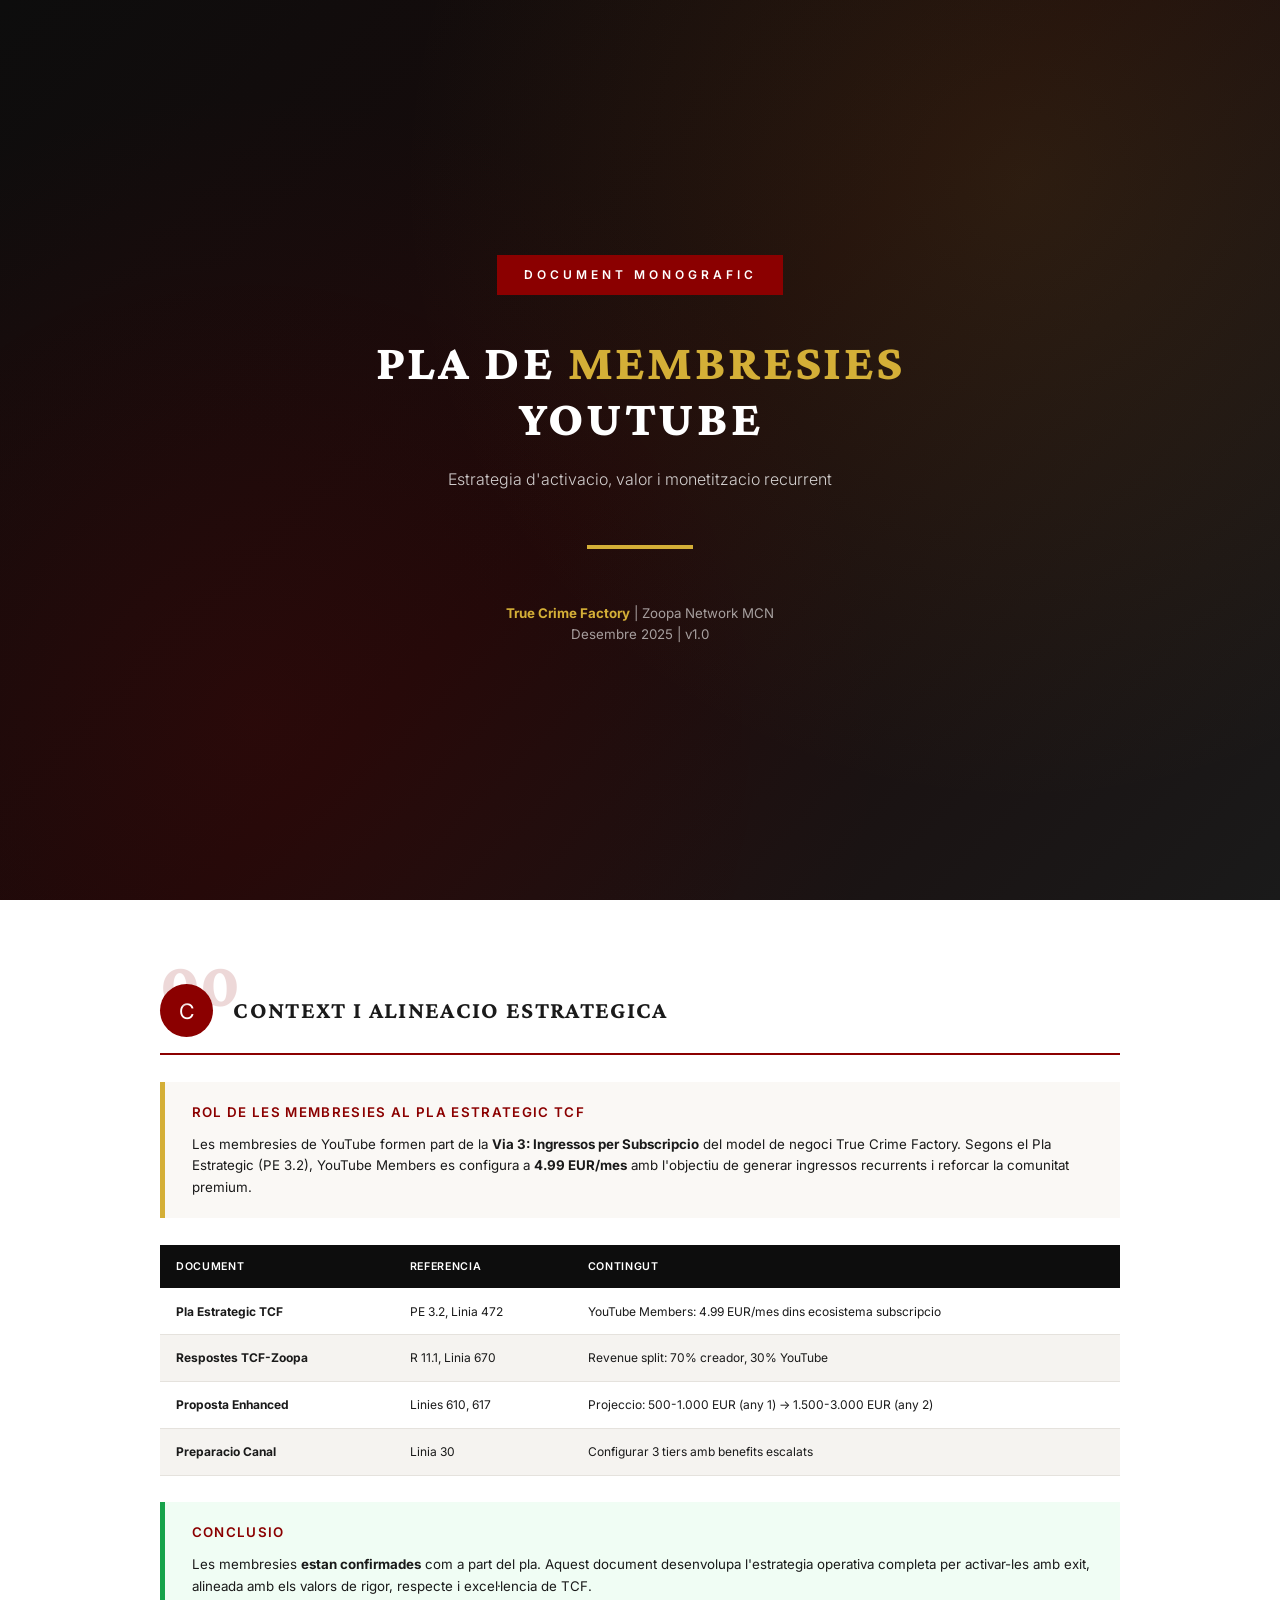
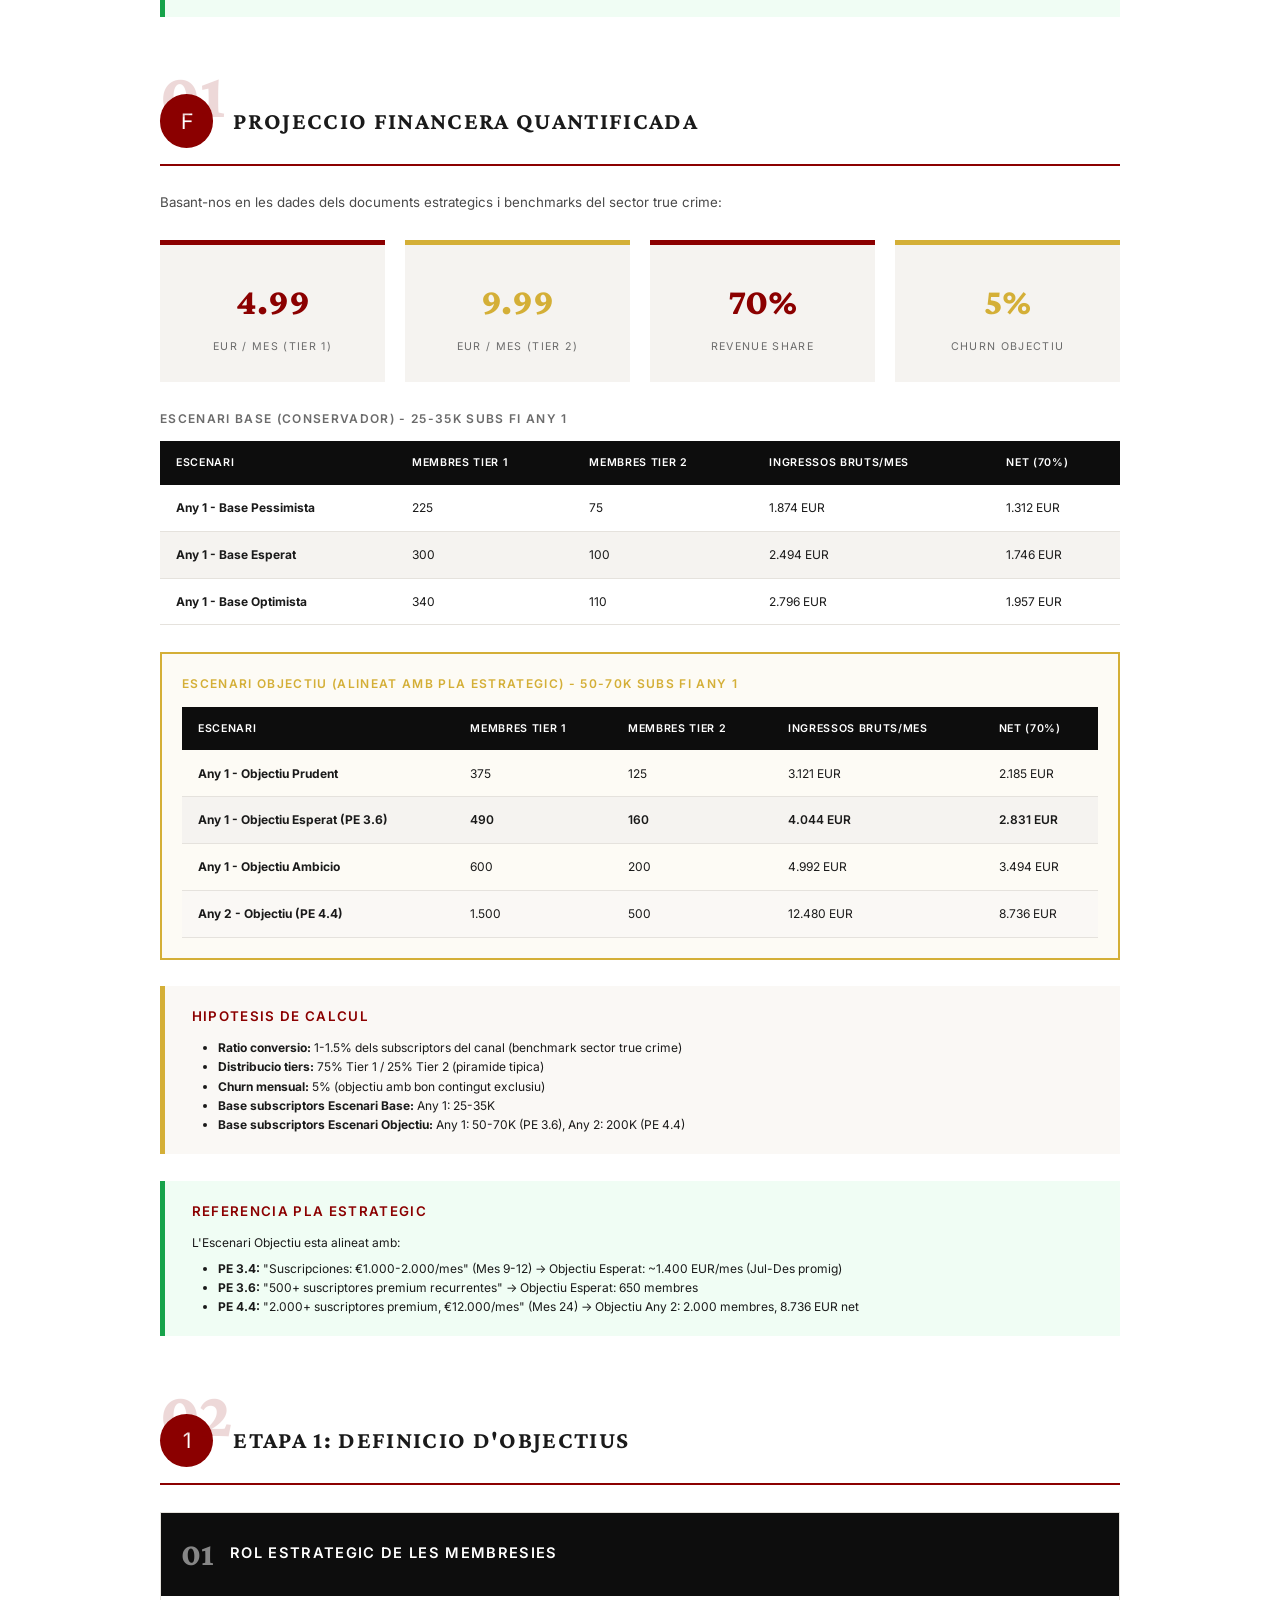
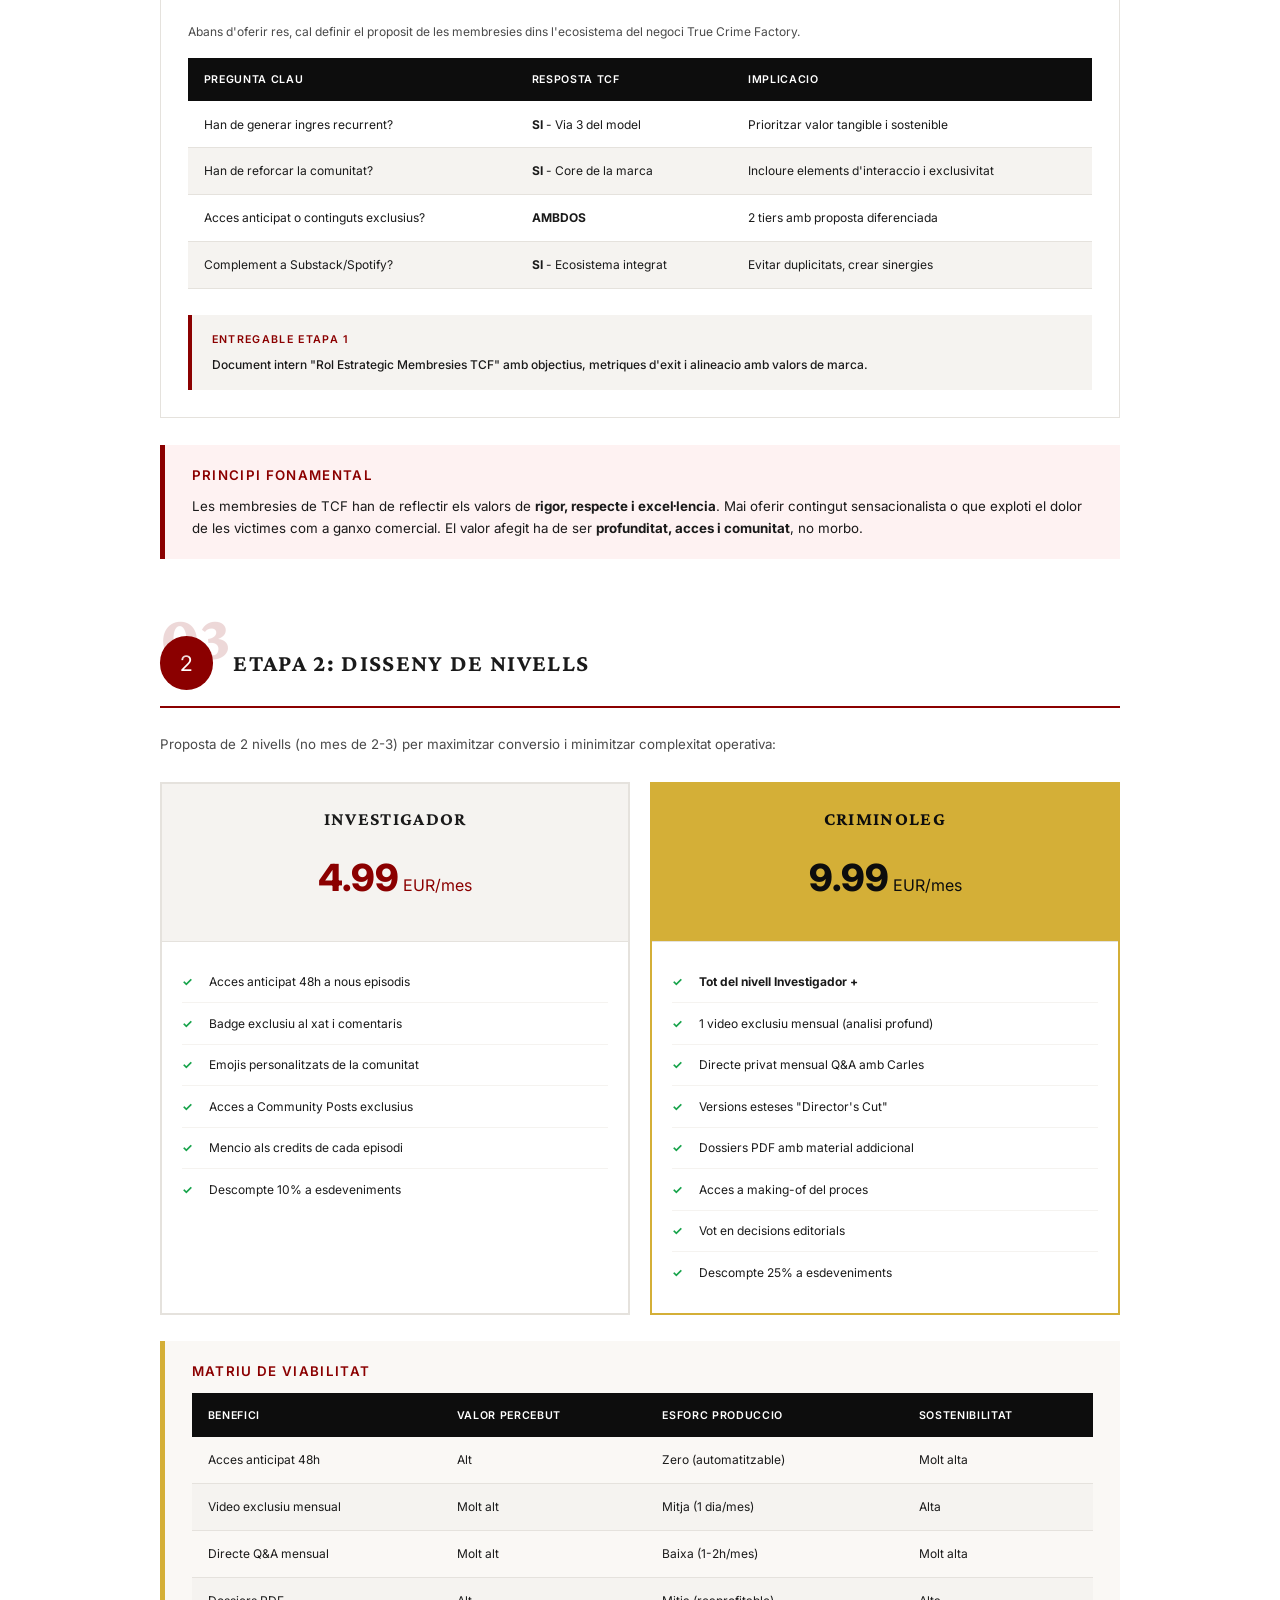
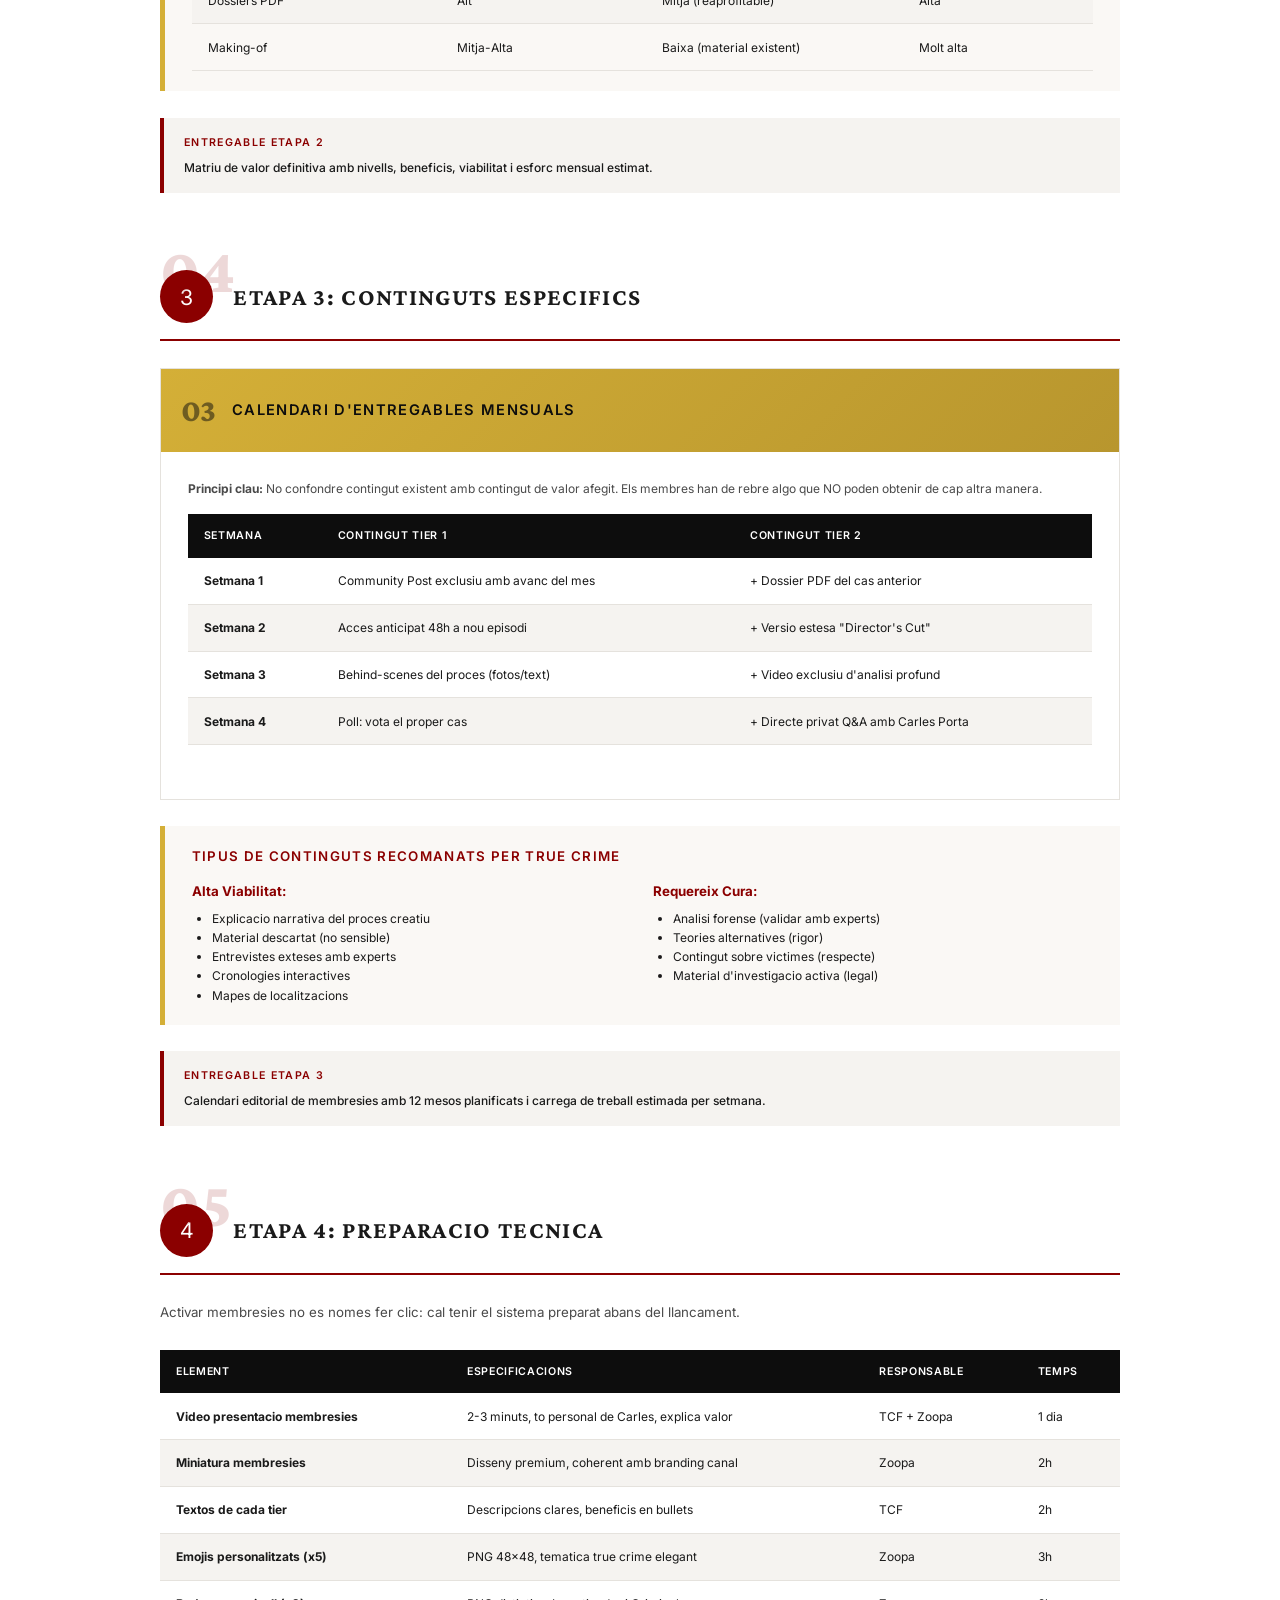
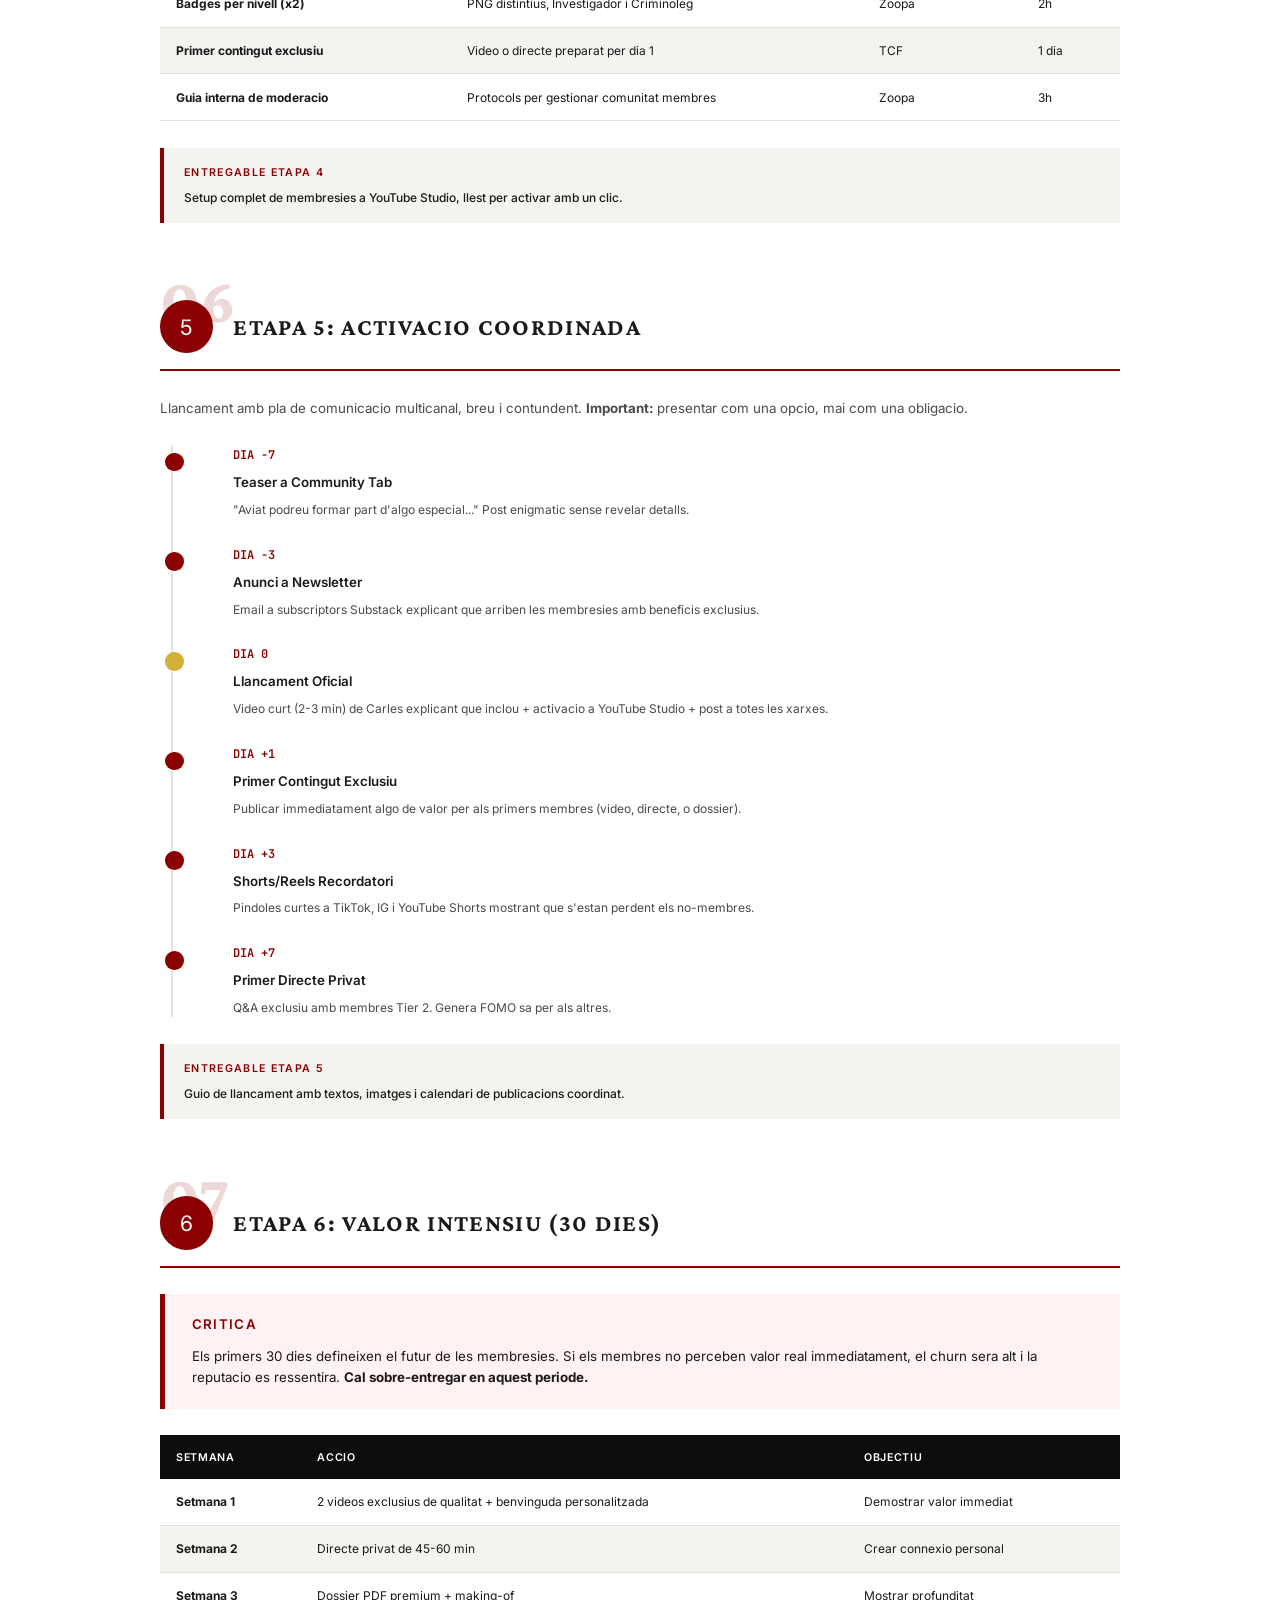
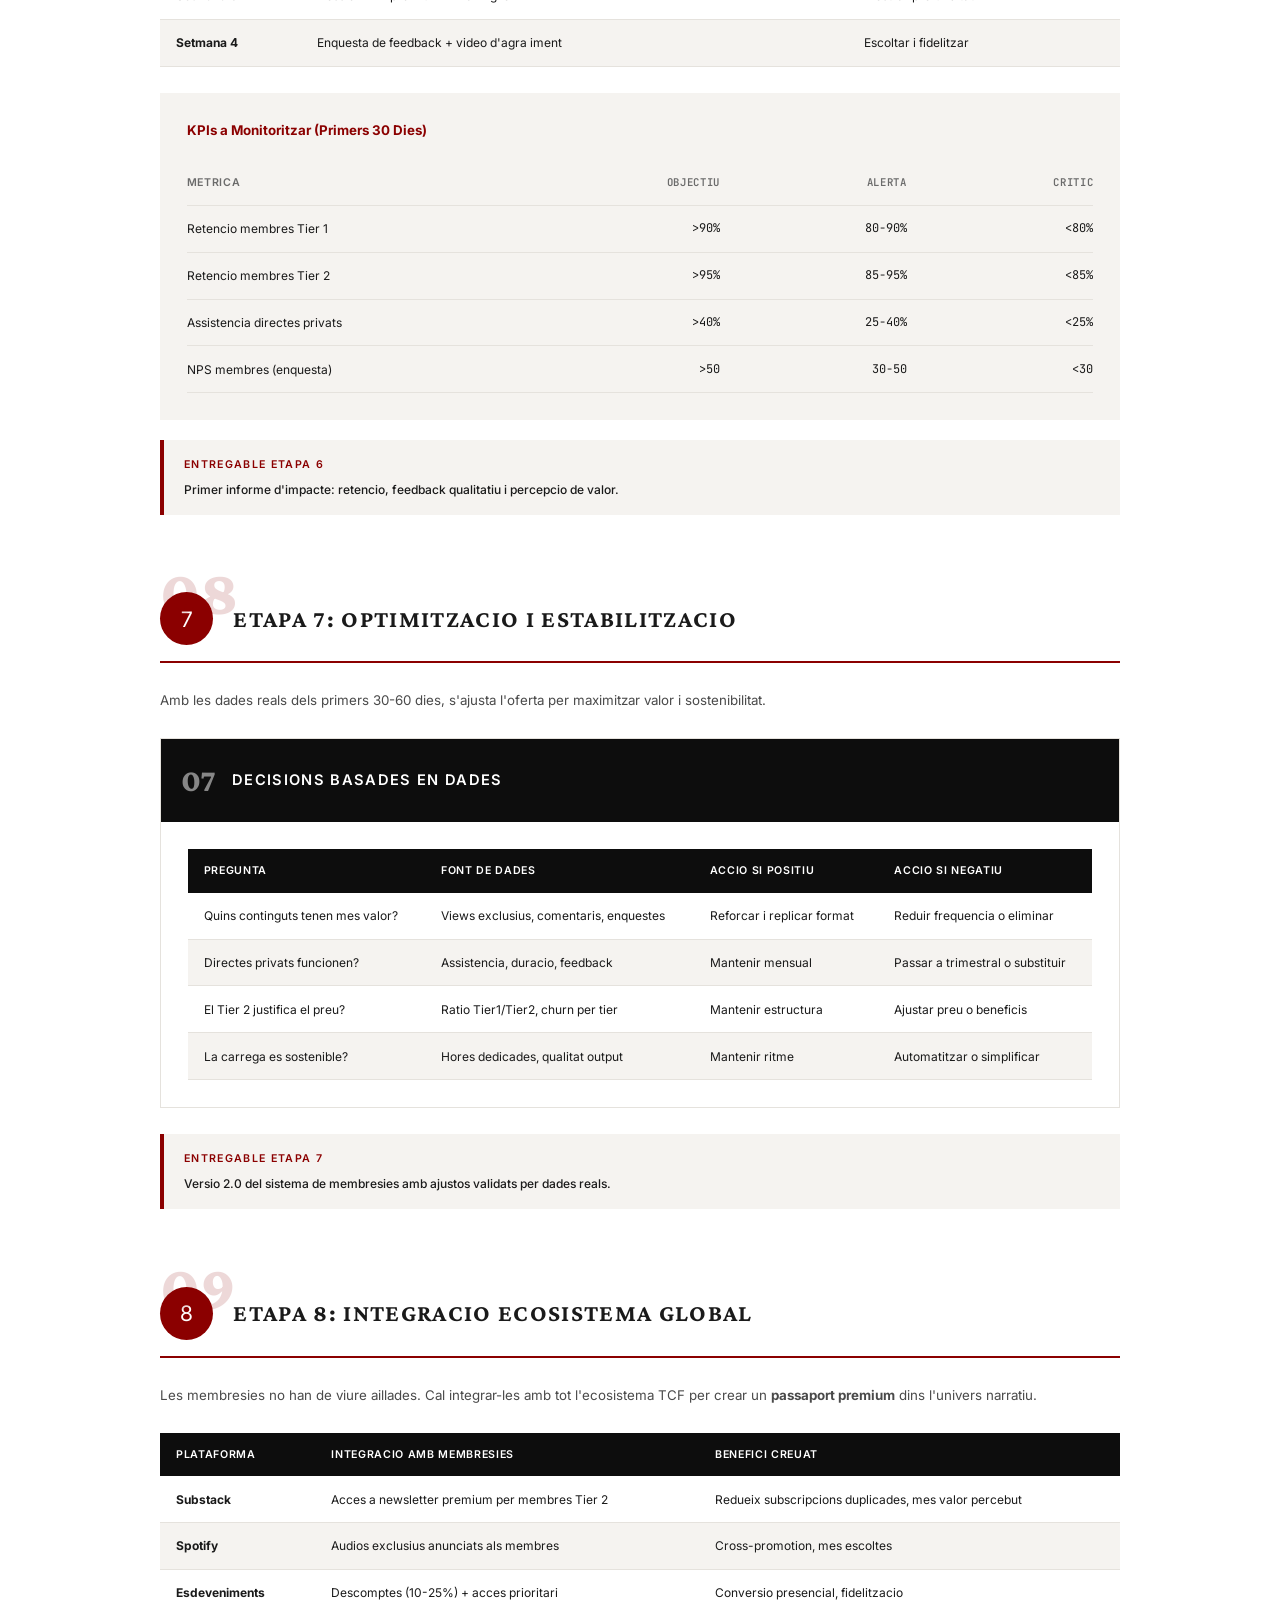
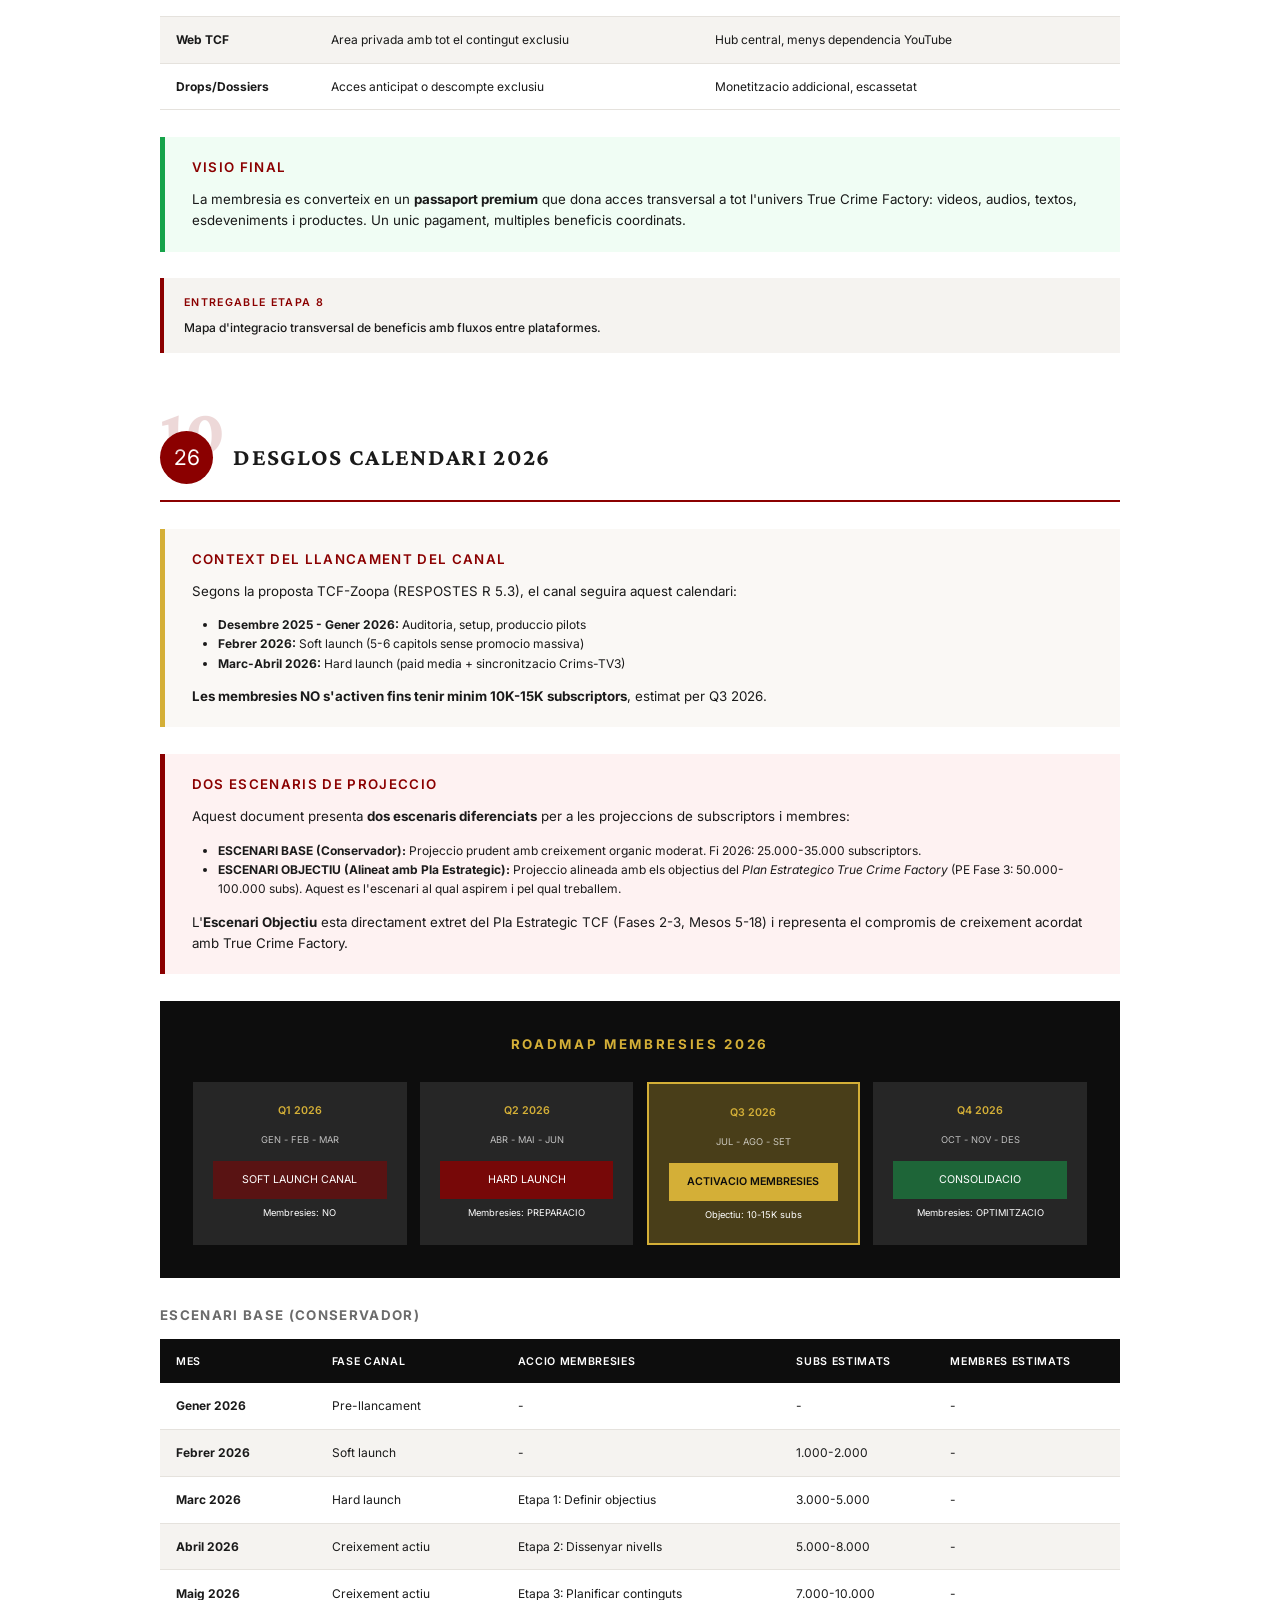
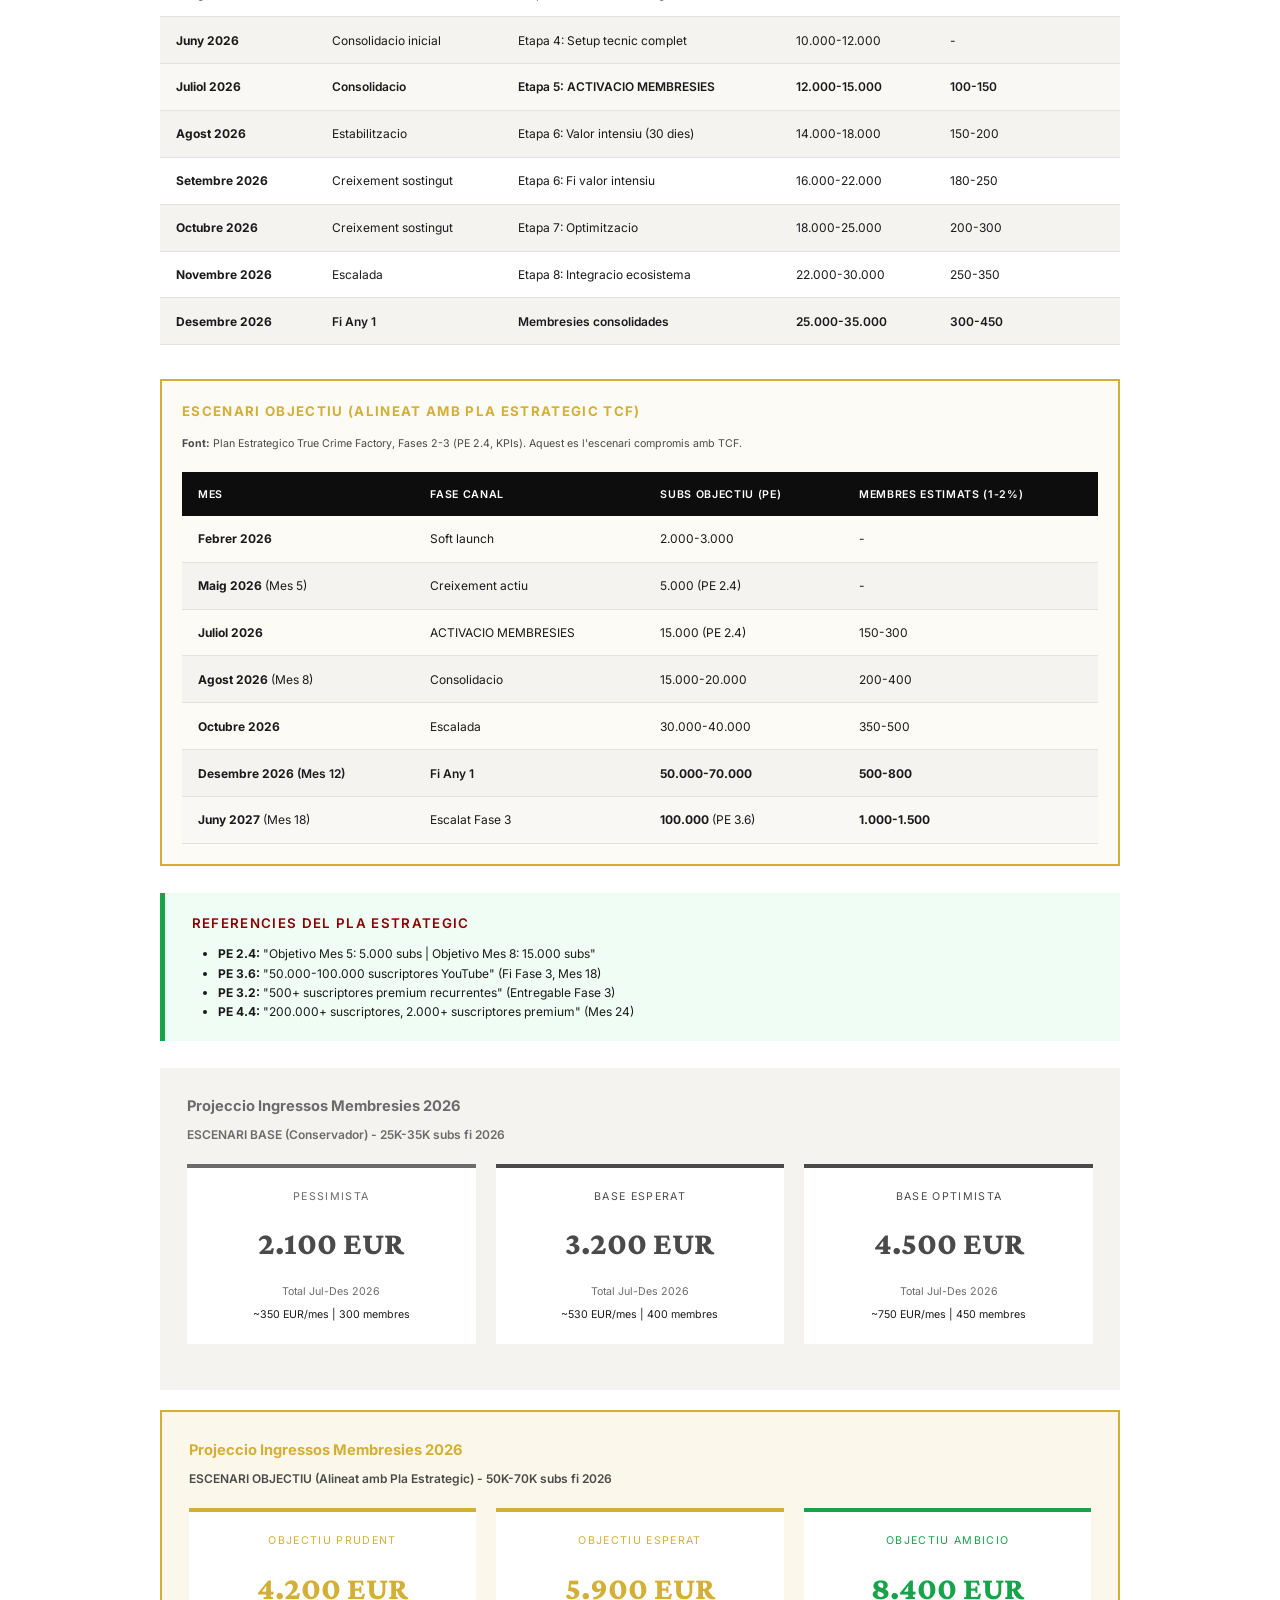
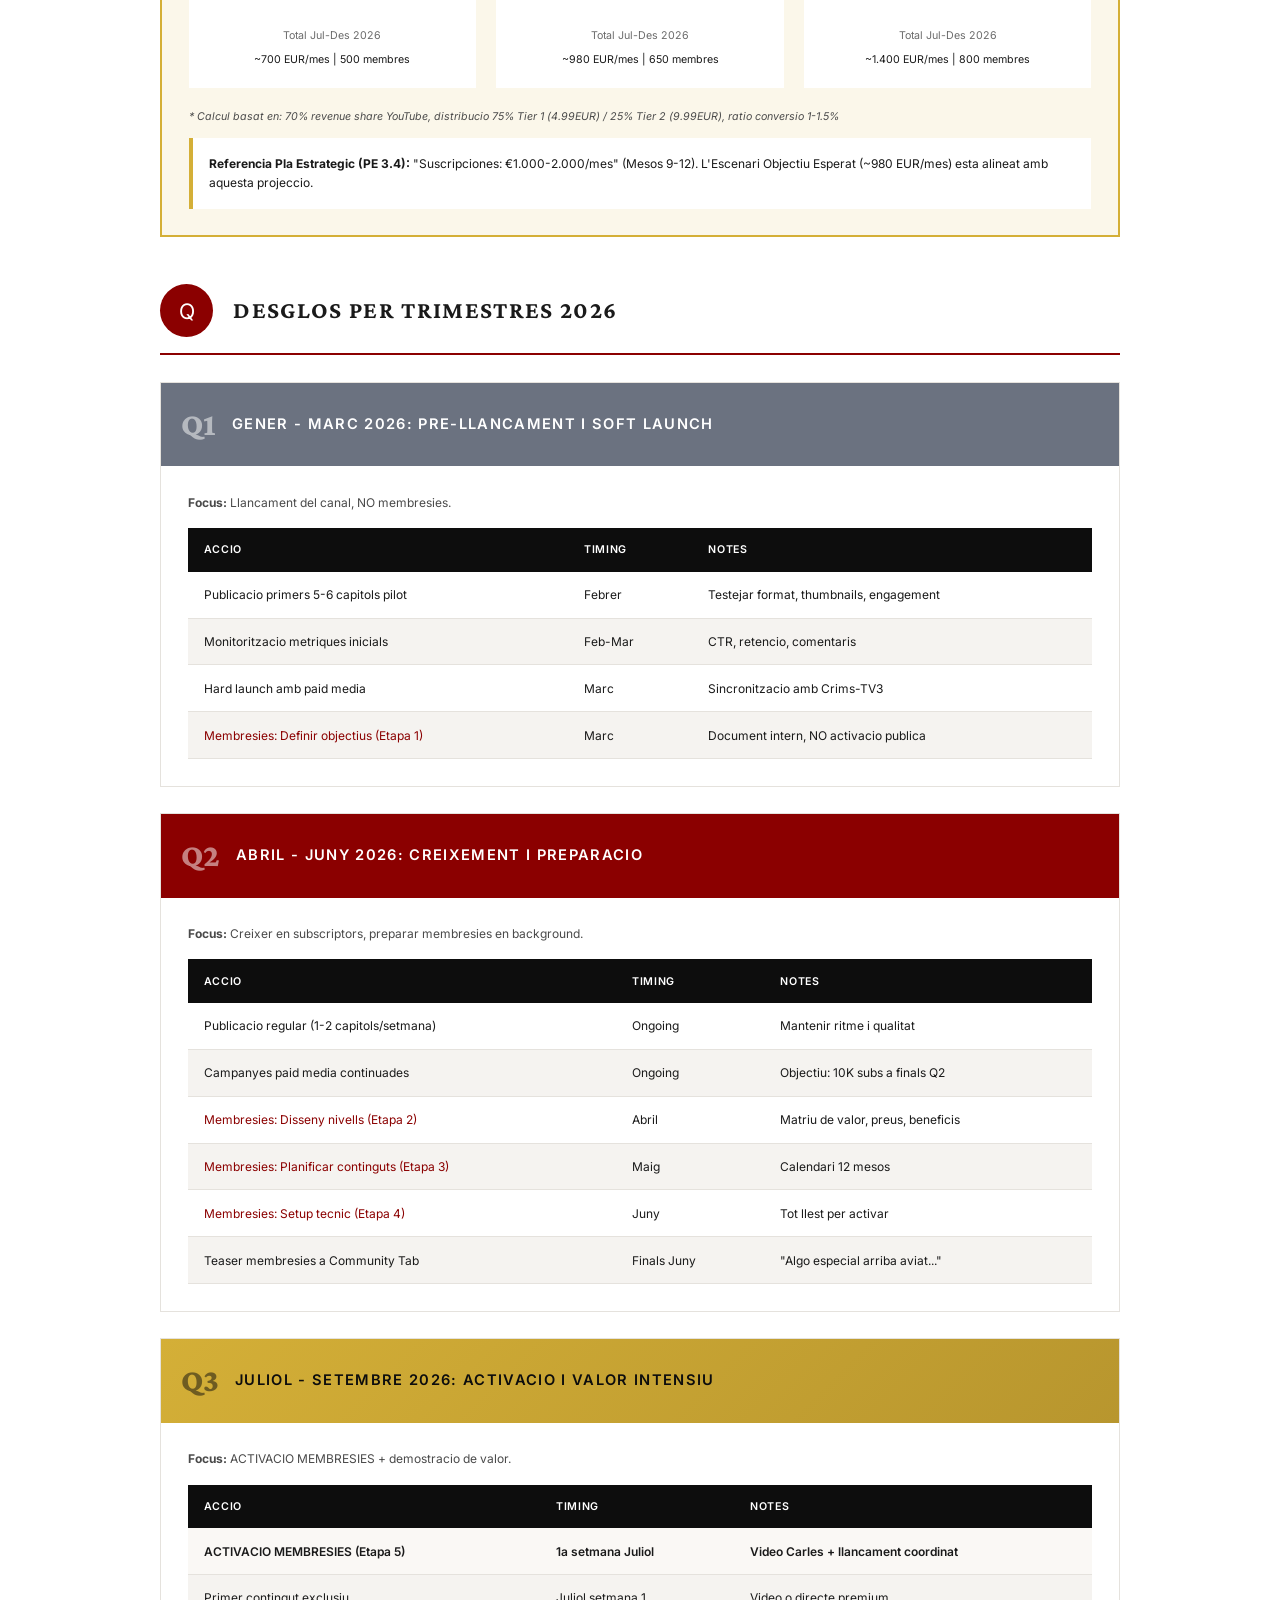
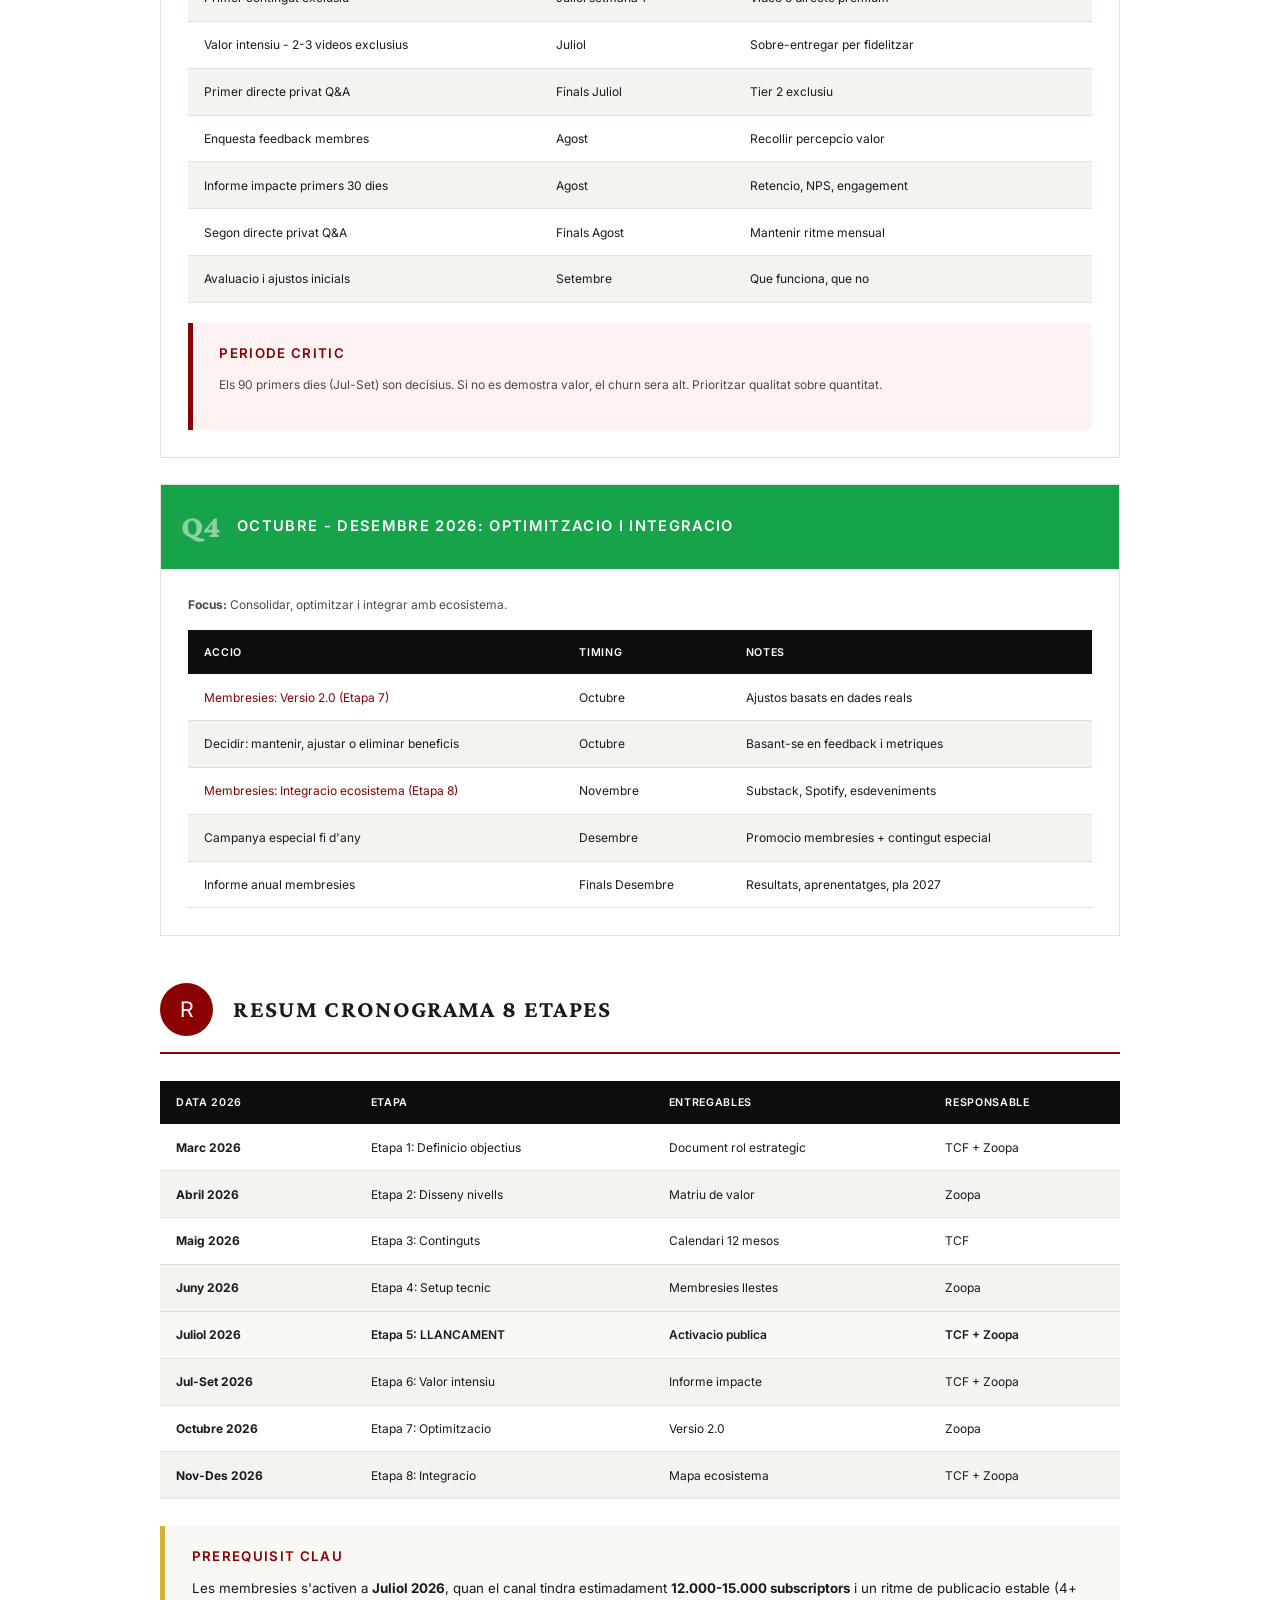
<file: PLA_MEMBRESIES_YOUTUBE_TCF.html>
<!DOCTYPE html>
<html lang="ca">
<head>
    <meta charset="UTF-8">
    <title>Pla de Membresies YouTube | True Crime Factory</title>
    <style>
        @import url('https://fonts.googleapis.com/css2?family=Crimson+Pro:wght@400;500;600;700;800&family=Inter:wght@300;400;500;600;700&family=JetBrains+Mono:wght@400;500&display=swap');
        
        @page {
            size: A4;
            margin: 1.5cm;
        }
        
        :root {
            --primary-dark: #0d0d0d;
            --secondary-dark: #1a1a1a;
            --accent-red: #8b0000;
            --gold: #d4af37;
            --text-primary: #1a1a1a;
            --text-secondary: #4a4a4a;
            --text-muted: #6b6b6b;
            --bg-cream: #faf8f5;
            --bg-light: #f5f3f0;
            --border-light: #e5e2dd;
            --success: #16a34a;
            --warning: #ea580c;
        }
        
        * {
            margin: 0;
            padding: 0;
            box-sizing: border-box;
        }
        
        body {
            font-family: 'Inter', sans-serif;
            font-size: 10pt;
            line-height: 1.6;
            color: var(--text-primary);
            background: white;
        }
        
        /* Cover */
        .cover {
            min-height: 100vh;
            background: linear-gradient(135deg, var(--primary-dark) 0%, #1a0a0a 50%, var(--secondary-dark) 100%);
            color: white;
            display: flex;
            flex-direction: column;
            justify-content: center;
            align-items: center;
            text-align: center;
            padding: 60pt;
            position: relative;
        }
        
        .cover::before {
            content: '';
            position: absolute;
            top: 0;
            left: 0;
            right: 0;
            bottom: 0;
            background: 
                radial-gradient(circle at 20% 80%, rgba(139, 0, 0, 0.15) 0%, transparent 50%),
                radial-gradient(circle at 80% 20%, rgba(212, 175, 55, 0.1) 0%, transparent 50%);
        }
        
        .cover-content {
            position: relative;
            z-index: 1;
        }
        
        .cover-badge {
            display: inline-block;
            background: var(--accent-red);
            padding: 8pt 20pt;
            font-size: 9pt;
            font-weight: 600;
            letter-spacing: 3pt;
            text-transform: uppercase;
            margin-bottom: 30pt;
        }
        
        .cover-title {
            font-family: 'Crimson Pro', serif;
            font-size: 38pt;
            font-weight: 800;
            line-height: 1.1;
            margin-bottom: 15pt;
            text-transform: uppercase;
            letter-spacing: 2pt;
        }
        
        .cover-title span {
            color: var(--gold);
        }
        
        .cover-subtitle {
            font-size: 12pt;
            font-weight: 300;
            color: rgba(255,255,255,0.8);
            margin-bottom: 40pt;
        }
        
        .cover-divider {
            width: 80pt;
            height: 3pt;
            background: var(--gold);
            margin: 0 auto 40pt;
        }
        
        .cover-meta {
            font-size: 10pt;
            color: rgba(255,255,255,0.6);
        }
        
        .cover-meta strong {
            color: var(--gold);
        }
        
        /* Content */
        .content {
            padding: 40pt;
            max-width: 800pt;
            margin: 0 auto;
        }
        
        /* Section Headers */
        .section {
            margin-bottom: 35pt;
            page-break-inside: avoid;
        }
        
        .section-number {
            font-family: 'Crimson Pro', serif;
            font-size: 48pt;
            font-weight: 800;
            color: var(--accent-red);
            opacity: 0.15;
            line-height: 1;
            margin-bottom: -25pt;
        }
        
        .section-header {
            display: flex;
            align-items: center;
            gap: 15pt;
            margin-bottom: 20pt;
            padding-bottom: 12pt;
            border-bottom: 2pt solid var(--accent-red);
        }
        
        .section-icon {
            width: 40pt;
            height: 40pt;
            background: var(--accent-red);
            border-radius: 50%;
            display: flex;
            align-items: center;
            justify-content: center;
            font-size: 16pt;
            color: white;
            flex-shrink: 0;
        }
        
        .section-title {
            font-family: 'Crimson Pro', serif;
            font-size: 18pt;
            font-weight: 700;
            color: var(--text-primary);
            text-transform: uppercase;
            letter-spacing: 1pt;
        }
        
        /* Info Box */
        .info-box {
            background: var(--bg-cream);
            border-left: 4pt solid var(--gold);
            padding: 15pt 20pt;
            margin-bottom: 20pt;
            font-size: 10pt;
        }
        
        .info-box.red {
            border-left-color: var(--accent-red);
            background: #fef2f2;
        }
        
        .info-box.green {
            border-left-color: var(--success);
            background: #f0fdf4;
        }
        
        .info-box h4 {
            font-size: 10pt;
            font-weight: 600;
            color: var(--accent-red);
            margin-bottom: 8pt;
            text-transform: uppercase;
            letter-spacing: 1pt;
        }
        
        /* Stage Box */
        .stage-box {
            background: white;
            border: 1pt solid var(--border-light);
            margin-bottom: 20pt;
            overflow: hidden;
        }
        
        .stage-header {
            background: var(--primary-dark);
            color: white;
            padding: 12pt 15pt;
            display: flex;
            align-items: center;
            gap: 12pt;
        }
        
        .stage-header.gold {
            background: linear-gradient(135deg, var(--gold) 0%, #b8962e 100%);
            color: var(--primary-dark);
        }
        
        .stage-number {
            font-family: 'Crimson Pro', serif;
            font-size: 24pt;
            font-weight: 800;
            opacity: 0.5;
        }
        
        .stage-title {
            font-size: 11pt;
            font-weight: 600;
            text-transform: uppercase;
            letter-spacing: 1pt;
        }
        
        .stage-content {
            padding: 20pt;
        }
        
        .stage-content p {
            margin-bottom: 12pt;
            font-size: 9pt;
            color: var(--text-secondary);
        }
        
        .stage-content ul {
            margin-bottom: 12pt;
            padding-left: 20pt;
            font-size: 9pt;
        }
        
        .stage-content li {
            margin-bottom: 6pt;
        }
        
        .deliverable {
            background: var(--bg-light);
            padding: 12pt 15pt;
            margin-top: 15pt;
            border-left: 3pt solid var(--accent-red);
        }
        
        .deliverable-label {
            font-size: 8pt;
            font-weight: 600;
            color: var(--accent-red);
            text-transform: uppercase;
            letter-spacing: 1pt;
            margin-bottom: 5pt;
        }
        
        .deliverable-text {
            font-size: 9pt;
            font-weight: 500;
        }
        
        /* Tables */
        .data-table {
            width: 100%;
            border-collapse: collapse;
            font-size: 9pt;
            margin-bottom: 20pt;
        }
        
        .data-table th {
            background: var(--primary-dark);
            color: white;
            padding: 10pt 12pt;
            text-align: left;
            font-weight: 600;
            text-transform: uppercase;
            letter-spacing: 0.5pt;
            font-size: 8pt;
        }
        
        .data-table td {
            padding: 10pt 12pt;
            border-bottom: 1pt solid var(--border-light);
            vertical-align: top;
        }
        
        .data-table tr:nth-child(even) {
            background: var(--bg-light);
        }
        
        .data-table .highlight {
            background: var(--bg-cream);
            font-weight: 600;
        }
        
        /* Tier Cards */
        .tier-grid {
            display: grid;
            grid-template-columns: repeat(2, 1fr);
            gap: 15pt;
            margin-bottom: 20pt;
        }
        
        .tier-card {
            border: 2pt solid var(--border-light);
            overflow: hidden;
        }
        
        .tier-card.recommended {
            border-color: var(--gold);
        }
        
        .tier-header {
            background: var(--bg-light);
            padding: 15pt;
            text-align: center;
            border-bottom: 1pt solid var(--border-light);
        }
        
        .tier-card.recommended .tier-header {
            background: var(--gold);
            color: var(--primary-dark);
        }
        
        .tier-name {
            font-family: 'Crimson Pro', serif;
            font-size: 14pt;
            font-weight: 700;
            text-transform: uppercase;
            letter-spacing: 1pt;
        }
        
        .tier-price {
            font-size: 28pt;
            font-weight: 800;
            color: var(--accent-red);
            margin: 10pt 0;
        }
        
        .tier-card.recommended .tier-price {
            color: var(--primary-dark);
        }
        
        .tier-price span {
            font-size: 12pt;
            font-weight: 400;
        }
        
        .tier-body {
            padding: 15pt;
        }
        
        .tier-body ul {
            list-style: none;
            font-size: 9pt;
        }
        
        .tier-body li {
            padding: 8pt 0;
            padding-left: 20pt;
            position: relative;
            border-bottom: 1pt solid var(--bg-light);
        }
        
        .tier-body li:last-child {
            border-bottom: none;
        }
        
        .tier-body li::before {
            content: '✓';
            position: absolute;
            left: 0;
            color: var(--success);
            font-weight: bold;
        }
        
        /* Timeline */
        .timeline {
            position: relative;
            padding-left: 30pt;
        }
        
        .timeline::before {
            content: '';
            position: absolute;
            left: 8pt;
            top: 0;
            bottom: 0;
            width: 2pt;
            background: var(--border-light);
        }
        
        .timeline-item {
            position: relative;
            margin-bottom: 20pt;
            padding-left: 25pt;
        }
        
        .timeline-item::before {
            content: '';
            position: absolute;
            left: -26pt;
            top: 5pt;
            width: 14pt;
            height: 14pt;
            background: var(--accent-red);
            border-radius: 50%;
        }
        
        .timeline-item.gold::before {
            background: var(--gold);
        }
        
        .timeline-date {
            font-family: 'JetBrains Mono', monospace;
            font-size: 9pt;
            color: var(--accent-red);
            font-weight: 600;
            margin-bottom: 5pt;
        }
        
        .timeline-title {
            font-weight: 600;
            font-size: 10pt;
            margin-bottom: 5pt;
        }
        
        .timeline-desc {
            font-size: 9pt;
            color: var(--text-secondary);
        }
        
        /* Financial */
        .financial-grid {
            display: grid;
            grid-template-columns: repeat(4, 1fr);
            gap: 15pt;
            margin-bottom: 20pt;
        }
        
        .financial-card {
            background: var(--bg-light);
            padding: 20pt;
            text-align: center;
            border-top: 4pt solid var(--accent-red);
        }
        
        .financial-card.gold {
            border-top-color: var(--gold);
        }
        
        .financial-value {
            font-family: 'Crimson Pro', serif;
            font-size: 28pt;
            font-weight: 800;
            color: var(--accent-red);
            margin-bottom: 5pt;
        }
        
        .financial-card.gold .financial-value {
            color: var(--gold);
        }
        
        .financial-label {
            font-size: 8pt;
            text-transform: uppercase;
            letter-spacing: 1pt;
            color: var(--text-muted);
        }
        
        /* KPI Table */
        .kpi-row {
            display: grid;
            grid-template-columns: 2fr 1fr 1fr 1fr;
            gap: 10pt;
            padding: 10pt 0;
            border-bottom: 1pt solid var(--border-light);
            font-size: 9pt;
        }
        
        .kpi-row.header {
            font-weight: 600;
            text-transform: uppercase;
            font-size: 8pt;
            color: var(--text-muted);
            letter-spacing: 0.5pt;
        }
        
        .kpi-row .value {
            font-family: 'JetBrains Mono', monospace;
            text-align: right;
        }
        
        /* Footer */
        .footer {
            text-align: center;
            padding: 30pt;
            border-top: 2pt solid var(--accent-red);
            margin-top: 40pt;
        }
        
        .footer-logo {
            font-family: 'Crimson Pro', serif;
            font-size: 14pt;
            font-weight: 700;
            color: var(--accent-red);
            letter-spacing: 3pt;
        }
        
        .page-break {
            page-break-after: always;
        }
        
        @media print {
            body { -webkit-print-color-adjust: exact; print-color-adjust: exact; }
            .page-break { page-break-after: always; }
        }
    </style>
</head>
<body>

    <!-- COVER -->
    <div class="cover">
        <div class="cover-content">
            <div class="cover-badge">Document Monografic</div>
            <h1 class="cover-title">Pla de <span>Membresies</span><br>YouTube</h1>
            <p class="cover-subtitle">Estrategia d'activacio, valor i monetitzacio recurrent</p>
            <div class="cover-divider"></div>
            <p class="cover-meta">
                <strong>True Crime Factory</strong> | Zoopa Network MCN<br>
                Desembre 2025 | v1.0
            </p>
        </div>
    </div>

    <div class="page-break"></div>

    <!-- CONTENT -->
    <div class="content">

        <!-- CONTEXT -->
        <div class="section">
            <div class="section-number">00</div>
            <div class="section-header">
                <div class="section-icon">C</div>
                <h2 class="section-title">Context i Alineacio Estrategica</h2>
            </div>

            <div class="info-box">
                <h4>Rol de les Membresies al Pla Estrategic TCF</h4>
                <p>Les membresies de YouTube formen part de la <strong>Via 3: Ingressos per Subscripcio</strong> del model de negoci True Crime Factory. Segons el Pla Estrategic (PE 3.2), YouTube Members es configura a <strong>4.99 EUR/mes</strong> amb l'objectiu de generar ingressos recurrents i reforcar la comunitat premium.</p>
            </div>

            <table class="data-table">
                <thead>
                    <tr>
                        <th>Document</th>
                        <th>Referencia</th>
                        <th>Contingut</th>
                    </tr>
                </thead>
                <tbody>
                    <tr>
                        <td><strong>Pla Estrategic TCF</strong></td>
                        <td>PE 3.2, Linia 472</td>
                        <td>YouTube Members: 4.99 EUR/mes dins ecosistema subscripcio</td>
                    </tr>
                    <tr>
                        <td><strong>Respostes TCF-Zoopa</strong></td>
                        <td>R 11.1, Linia 670</td>
                        <td>Revenue split: 70% creador, 30% YouTube</td>
                    </tr>
                    <tr>
                        <td><strong>Proposta Enhanced</strong></td>
                        <td>Linies 610, 617</td>
                        <td>Projeccio: 500-1.000 EUR (any 1) → 1.500-3.000 EUR (any 2)</td>
                    </tr>
                    <tr>
                        <td><strong>Preparacio Canal</strong></td>
                        <td>Linia 30</td>
                        <td>Configurar 3 tiers amb benefits escalats</td>
                    </tr>
                </tbody>
            </table>

            <div class="info-box green">
                <h4>Conclusio</h4>
                <p>Les membresies <strong>estan confirmades</strong> com a part del pla. Aquest document desenvolupa l'estrategia operativa completa per activar-les amb exit, alineada amb els valors de rigor, respecte i excel·lencia de TCF.</p>
            </div>
        </div>

        <!-- PROJECCIO FINANCERA -->
        <div class="section">
            <div class="section-number">01</div>
            <div class="section-header">
                <div class="section-icon">F</div>
                <h2 class="section-title">Projeccio Financera Quantificada</h2>
            </div>

            <p style="margin-bottom: 20pt; color: var(--text-secondary);">Basant-nos en les dades dels documents estrategics i benchmarks del sector true crime:</p>

            <div class="financial-grid">
                <div class="financial-card">
                    <div class="financial-value">4.99</div>
                    <div class="financial-label">EUR / Mes (Tier 1)</div>
                </div>
                <div class="financial-card gold">
                    <div class="financial-value">9.99</div>
                    <div class="financial-label">EUR / Mes (Tier 2)</div>
                </div>
                <div class="financial-card">
                    <div class="financial-value">70%</div>
                    <div class="financial-label">Revenue Share</div>
                </div>
                <div class="financial-card gold">
                    <div class="financial-value">5%</div>
                    <div class="financial-label">Churn Objectiu</div>
                </div>
            </div>

            <!-- ESCENARI BASE -->
            <p style="font-size: 9pt; color: var(--text-muted); font-weight: 600; margin-bottom: 10pt; text-transform: uppercase; letter-spacing: 1pt;">Escenari Base (Conservador) - 25-35K subs fi Any 1</p>
            <table class="data-table">
                <thead>
                    <tr>
                        <th>Escenari</th>
                        <th>Membres Tier 1</th>
                        <th>Membres Tier 2</th>
                        <th>Ingressos Bruts/Mes</th>
                        <th>Net (70%)</th>
                    </tr>
                </thead>
                <tbody>
                    <tr>
                        <td><strong>Any 1 - Base Pessimista</strong></td>
                        <td>225</td>
                        <td>75</td>
                        <td>1.874 EUR</td>
                        <td>1.312 EUR</td>
                    </tr>
                    <tr>
                        <td><strong>Any 1 - Base Esperat</strong></td>
                        <td>300</td>
                        <td>100</td>
                        <td>2.494 EUR</td>
                        <td>1.746 EUR</td>
                    </tr>
                    <tr>
                        <td><strong>Any 1 - Base Optimista</strong></td>
                        <td>340</td>
                        <td>110</td>
                        <td>2.796 EUR</td>
                        <td>1.957 EUR</td>
                    </tr>
                </tbody>
            </table>

            <!-- ESCENARI OBJECTIU -->
            <div style="margin-top: 20pt; padding: 15pt; border: 2pt solid var(--gold); background: rgba(212,175,55,0.05);">
                <p style="font-size: 9pt; color: var(--gold); font-weight: 600; margin-bottom: 10pt; text-transform: uppercase; letter-spacing: 1pt;">Escenari Objectiu (Alineat amb Pla Estrategic) - 50-70K subs fi Any 1</p>
                <table class="data-table" style="margin-bottom: 0;">
                    <thead>
                        <tr>
                            <th>Escenari</th>
                            <th>Membres Tier 1</th>
                            <th>Membres Tier 2</th>
                            <th>Ingressos Bruts/Mes</th>
                            <th>Net (70%)</th>
                        </tr>
                    </thead>
                    <tbody>
                        <tr>
                            <td><strong>Any 1 - Objectiu Prudent</strong></td>
                            <td>375</td>
                            <td>125</td>
                            <td>3.121 EUR</td>
                            <td>2.185 EUR</td>
                        </tr>
                        <tr class="highlight">
                            <td><strong>Any 1 - Objectiu Esperat (PE 3.6)</strong></td>
                            <td>490</td>
                            <td>160</td>
                            <td>4.044 EUR</td>
                            <td>2.831 EUR</td>
                        </tr>
                        <tr>
                            <td><strong>Any 1 - Objectiu Ambicio</strong></td>
                            <td>600</td>
                            <td>200</td>
                            <td>4.992 EUR</td>
                            <td>3.494 EUR</td>
                        </tr>
                        <tr style="background: var(--bg-cream);">
                            <td><strong>Any 2 - Objectiu (PE 4.4)</strong></td>
                            <td>1.500</td>
                            <td>500</td>
                            <td>12.480 EUR</td>
                            <td>8.736 EUR</td>
                        </tr>
                    </tbody>
                </table>
            </div>

            <div class="info-box" style="margin-top: 20pt;">
                <h4>Hipotesis de Calcul</h4>
                <ul style="margin: 0; padding-left: 20pt; font-size: 9pt;">
                    <li><strong>Ratio conversio:</strong> 1-1.5% dels subscriptors del canal (benchmark sector true crime)</li>
                    <li><strong>Distribucio tiers:</strong> 75% Tier 1 / 25% Tier 2 (piramide tipica)</li>
                    <li><strong>Churn mensual:</strong> 5% (objectiu amb bon contingut exclusiu)</li>
                    <li><strong>Base subscriptors Escenari Base:</strong> Any 1: 25-35K</li>
                    <li><strong>Base subscriptors Escenari Objectiu:</strong> Any 1: 50-70K (PE 3.6), Any 2: 200K (PE 4.4)</li>
                </ul>
            </div>

            <div class="info-box green">
                <h4>Referencia Pla Estrategic</h4>
                <p style="font-size: 9pt;">L'Escenari Objectiu esta alineat amb:</p>
                <ul style="margin: 5pt 0 0 20pt; font-size: 9pt;">
                    <li><strong>PE 3.4:</strong> "Suscripciones: €1.000-2.000/mes" (Mes 9-12) → Objectiu Esperat: ~1.400 EUR/mes (Jul-Des promig)</li>
                    <li><strong>PE 3.6:</strong> "500+ suscriptores premium recurrentes" → Objectiu Esperat: 650 membres</li>
                    <li><strong>PE 4.4:</strong> "2.000+ suscriptores premium, €12.000/mes" (Mes 24) → Objectiu Any 2: 2.000 membres, 8.736 EUR net</li>
                </ul>
            </div>
        </div>

        <div class="page-break"></div>

        <!-- ETAPA 1 -->
        <div class="section">
            <div class="section-number">02</div>
            <div class="section-header">
                <div class="section-icon">1</div>
                <h2 class="section-title">Etapa 1: Definicio d'Objectius</h2>
            </div>

            <div class="stage-box">
                <div class="stage-header">
                    <span class="stage-number">01</span>
                    <span class="stage-title">Rol Estrategic de les Membresies</span>
                </div>
                <div class="stage-content">
                    <p>Abans d'oferir res, cal definir el proposit de les membresies dins l'ecosistema del negoci True Crime Factory.</p>
                    
                    <table class="data-table">
                        <thead>
                            <tr>
                                <th>Pregunta Clau</th>
                                <th>Resposta TCF</th>
                                <th>Implicacio</th>
                            </tr>
                        </thead>
                        <tbody>
                            <tr>
                                <td>Han de generar ingres recurrent?</td>
                                <td><strong>SI</strong> - Via 3 del model</td>
                                <td>Prioritzar valor tangible i sostenible</td>
                            </tr>
                            <tr>
                                <td>Han de reforcar la comunitat?</td>
                                <td><strong>SI</strong> - Core de la marca</td>
                                <td>Incloure elements d'interaccio i exclusivitat</td>
                            </tr>
                            <tr>
                                <td>Acces anticipat o continguts exclusius?</td>
                                <td><strong>AMBDOS</strong></td>
                                <td>2 tiers amb proposta diferenciada</td>
                            </tr>
                            <tr>
                                <td>Complement a Substack/Spotify?</td>
                                <td><strong>SI</strong> - Ecosistema integrat</td>
                                <td>Evitar duplicitats, crear sinergies</td>
                            </tr>
                        </tbody>
                    </table>

                    <div class="deliverable">
                        <div class="deliverable-label">Entregable Etapa 1</div>
                        <div class="deliverable-text">Document intern "Rol Estrategic Membresies TCF" amb objectius, metriques d'exit i alineacio amb valors de marca.</div>
                    </div>
                </div>
            </div>

            <div class="info-box red">
                <h4>Principi Fonamental</h4>
                <p>Les membresies de TCF han de reflectir els valors de <strong>rigor, respecte i excel·lencia</strong>. Mai oferir contingut sensacionalista o que exploti el dolor de les victimes com a ganxo comercial. El valor afegit ha de ser <strong>profunditat, acces i comunitat</strong>, no morbo.</p>
            </div>
        </div>

        <!-- ETAPA 2 -->
        <div class="section">
            <div class="section-number">03</div>
            <div class="section-header">
                <div class="section-icon">2</div>
                <h2 class="section-title">Etapa 2: Disseny de Nivells</h2>
            </div>

            <p style="margin-bottom: 20pt; color: var(--text-secondary);">Proposta de 2 nivells (no mes de 2-3) per maximitzar conversio i minimitzar complexitat operativa:</p>

            <div class="tier-grid">
                <div class="tier-card">
                    <div class="tier-header">
                        <div class="tier-name">Investigador</div>
                        <div class="tier-price">4.99<span> EUR/mes</span></div>
                    </div>
                    <div class="tier-body">
                        <ul>
                            <li>Acces anticipat 48h a nous episodis</li>
                            <li>Badge exclusiu al xat i comentaris</li>
                            <li>Emojis personalitzats de la comunitat</li>
                            <li>Acces a Community Posts exclusius</li>
                            <li>Mencio als credits de cada episodi</li>
                            <li>Descompte 10% a esdeveniments</li>
                        </ul>
                    </div>
                </div>

                <div class="tier-card recommended">
                    <div class="tier-header">
                        <div class="tier-name">Criminoleg</div>
                        <div class="tier-price">9.99<span> EUR/mes</span></div>
                    </div>
                    <div class="tier-body">
                        <ul>
                            <li><strong>Tot del nivell Investigador +</strong></li>
                            <li>1 video exclusiu mensual (analisi profund)</li>
                            <li>Directe privat mensual Q&A amb Carles</li>
                            <li>Versions esteses "Director's Cut"</li>
                            <li>Dossiers PDF amb material addicional</li>
                            <li>Acces a making-of del proces</li>
                            <li>Vot en decisions editorials</li>
                            <li>Descompte 25% a esdeveniments</li>
                        </ul>
                    </div>
                </div>
            </div>

            <div class="info-box">
                <h4>Matriu de Viabilitat</h4>
                <table class="data-table" style="margin-bottom: 0;">
                    <thead>
                        <tr>
                            <th>Benefici</th>
                            <th>Valor Percebut</th>
                            <th>Esforc Produccio</th>
                            <th>Sostenibilitat</th>
                        </tr>
                    </thead>
                    <tbody>
                        <tr>
                            <td>Acces anticipat 48h</td>
                            <td>Alt</td>
                            <td>Zero (automatitzable)</td>
                            <td>Molt alta</td>
                        </tr>
                        <tr>
                            <td>Video exclusiu mensual</td>
                            <td>Molt alt</td>
                            <td>Mitja (1 dia/mes)</td>
                            <td>Alta</td>
                        </tr>
                        <tr>
                            <td>Directe Q&A mensual</td>
                            <td>Molt alt</td>
                            <td>Baixa (1-2h/mes)</td>
                            <td>Molt alta</td>
                        </tr>
                        <tr>
                            <td>Dossiers PDF</td>
                            <td>Alt</td>
                            <td>Mitja (reaprofitable)</td>
                            <td>Alta</td>
                        </tr>
                        <tr>
                            <td>Making-of</td>
                            <td>Mitja-Alta</td>
                            <td>Baixa (material existent)</td>
                            <td>Molt alta</td>
                        </tr>
                    </tbody>
                </table>
            </div>

            <div class="deliverable">
                <div class="deliverable-label">Entregable Etapa 2</div>
                <div class="deliverable-text">Matriu de valor definitiva amb nivells, beneficis, viabilitat i esforc mensual estimat.</div>
            </div>
        </div>

        <div class="page-break"></div>

        <!-- ETAPA 3 -->
        <div class="section">
            <div class="section-number">04</div>
            <div class="section-header">
                <div class="section-icon">3</div>
                <h2 class="section-title">Etapa 3: Continguts Especifics</h2>
            </div>

            <div class="stage-box">
                <div class="stage-header gold">
                    <span class="stage-number">03</span>
                    <span class="stage-title">Calendari d'Entregables Mensuals</span>
                </div>
                <div class="stage-content">
                    <p><strong>Principi clau:</strong> No confondre contingut existent amb contingut de valor afegit. Els membres han de rebre algo que NO poden obtenir de cap altra manera.</p>

                    <table class="data-table">
                        <thead>
                            <tr>
                                <th>Setmana</th>
                                <th>Contingut Tier 1</th>
                                <th>Contingut Tier 2</th>
                            </tr>
                        </thead>
                        <tbody>
                            <tr>
                                <td><strong>Setmana 1</strong></td>
                                <td>Community Post exclusiu amb avanc del mes</td>
                                <td>+ Dossier PDF del cas anterior</td>
                            </tr>
                            <tr>
                                <td><strong>Setmana 2</strong></td>
                                <td>Acces anticipat 48h a nou episodi</td>
                                <td>+ Versio estesa "Director's Cut"</td>
                            </tr>
                            <tr>
                                <td><strong>Setmana 3</strong></td>
                                <td>Behind-scenes del proces (fotos/text)</td>
                                <td>+ Video exclusiu d'analisi profund</td>
                            </tr>
                            <tr>
                                <td><strong>Setmana 4</strong></td>
                                <td>Poll: vota el proper cas</td>
                                <td>+ Directe privat Q&A amb Carles Porta</td>
                            </tr>
                        </tbody>
                    </table>
                </div>
            </div>

            <div class="info-box">
                <h4>Tipus de Continguts Recomanats per True Crime</h4>
                <div style="display: grid; grid-template-columns: repeat(2, 1fr); gap: 15pt; margin-top: 10pt;">
                    <div>
                        <strong style="color: var(--accent-red);">Alta Viabilitat:</strong>
                        <ul style="font-size: 9pt; padding-left: 15pt; margin-top: 5pt;">
                            <li>Explicacio narrativa del proces creatiu</li>
                            <li>Material descartat (no sensible)</li>
                            <li>Entrevistes exteses amb experts</li>
                            <li>Cronologies interactives</li>
                            <li>Mapes de localitzacions</li>
                        </ul>
                    </div>
                    <div>
                        <strong style="color: var(--accent-red);">Requereix Cura:</strong>
                        <ul style="font-size: 9pt; padding-left: 15pt; margin-top: 5pt;">
                            <li>Analisi forense (validar amb experts)</li>
                            <li>Teories alternatives (rigor)</li>
                            <li>Contingut sobre victimes (respecte)</li>
                            <li>Material d'investigacio activa (legal)</li>
                        </ul>
                    </div>
                </div>
            </div>

            <div class="deliverable">
                <div class="deliverable-label">Entregable Etapa 3</div>
                <div class="deliverable-text">Calendari editorial de membresies amb 12 mesos planificats i carrega de treball estimada per setmana.</div>
            </div>
        </div>

        <!-- ETAPA 4 -->
        <div class="section">
            <div class="section-number">05</div>
            <div class="section-header">
                <div class="section-icon">4</div>
                <h2 class="section-title">Etapa 4: Preparacio Tecnica</h2>
            </div>

            <p style="margin-bottom: 20pt; color: var(--text-secondary);">Activar membresies no es nomes fer clic: cal tenir el sistema preparat abans del llancament.</p>

            <table class="data-table">
                <thead>
                    <tr>
                        <th>Element</th>
                        <th>Especificacions</th>
                        <th>Responsable</th>
                        <th>Temps</th>
                    </tr>
                </thead>
                <tbody>
                    <tr>
                        <td><strong>Video presentacio membresies</strong></td>
                        <td>2-3 minuts, to personal de Carles, explica valor</td>
                        <td>TCF + Zoopa</td>
                        <td>1 dia</td>
                    </tr>
                    <tr>
                        <td><strong>Miniatura membresies</strong></td>
                        <td>Disseny premium, coherent amb branding canal</td>
                        <td>Zoopa</td>
                        <td>2h</td>
                    </tr>
                    <tr>
                        <td><strong>Textos de cada tier</strong></td>
                        <td>Descripcions clares, beneficis en bullets</td>
                        <td>TCF</td>
                        <td>2h</td>
                    </tr>
                    <tr>
                        <td><strong>Emojis personalitzats (x5)</strong></td>
                        <td>PNG 48x48, tematica true crime elegant</td>
                        <td>Zoopa</td>
                        <td>3h</td>
                    </tr>
                    <tr>
                        <td><strong>Badges per nivell (x2)</strong></td>
                        <td>PNG distintius, Investigador i Criminoleg</td>
                        <td>Zoopa</td>
                        <td>2h</td>
                    </tr>
                    <tr>
                        <td><strong>Primer contingut exclusiu</strong></td>
                        <td>Video o directe preparat per dia 1</td>
                        <td>TCF</td>
                        <td>1 dia</td>
                    </tr>
                    <tr>
                        <td><strong>Guia interna de moderacio</strong></td>
                        <td>Protocols per gestionar comunitat membres</td>
                        <td>Zoopa</td>
                        <td>3h</td>
                    </tr>
                </tbody>
            </table>

            <div class="deliverable">
                <div class="deliverable-label">Entregable Etapa 4</div>
                <div class="deliverable-text">Setup complet de membresies a YouTube Studio, llest per activar amb un clic.</div>
            </div>
        </div>

        <div class="page-break"></div>

        <!-- ETAPA 5 -->
        <div class="section">
            <div class="section-number">06</div>
            <div class="section-header">
                <div class="section-icon">5</div>
                <h2 class="section-title">Etapa 5: Activacio Coordinada</h2>
            </div>

            <p style="margin-bottom: 20pt; color: var(--text-secondary);">Llancament amb pla de comunicacio multicanal, breu i contundent. <strong>Important:</strong> presentar com una opcio, mai com una obligacio.</p>

            <div class="timeline">
                <div class="timeline-item">
                    <div class="timeline-date">DIA -7</div>
                    <div class="timeline-title">Teaser a Community Tab</div>
                    <div class="timeline-desc">"Aviat podreu formar part d'algo especial..." Post enigmatic sense revelar detalls.</div>
                </div>
                <div class="timeline-item">
                    <div class="timeline-date">DIA -3</div>
                    <div class="timeline-title">Anunci a Newsletter</div>
                    <div class="timeline-desc">Email a subscriptors Substack explicant que arriben les membresies amb beneficis exclusius.</div>
                </div>
                <div class="timeline-item gold">
                    <div class="timeline-date">DIA 0</div>
                    <div class="timeline-title">Llancament Oficial</div>
                    <div class="timeline-desc">Video curt (2-3 min) de Carles explicant que inclou + activacio a YouTube Studio + post a totes les xarxes.</div>
                </div>
                <div class="timeline-item">
                    <div class="timeline-date">DIA +1</div>
                    <div class="timeline-title">Primer Contingut Exclusiu</div>
                    <div class="timeline-desc">Publicar immediatament algo de valor per als primers membres (video, directe, o dossier).</div>
                </div>
                <div class="timeline-item">
                    <div class="timeline-date">DIA +3</div>
                    <div class="timeline-title">Shorts/Reels Recordatori</div>
                    <div class="timeline-desc">Pindoles curtes a TikTok, IG i YouTube Shorts mostrant que s'estan perdent els no-membres.</div>
                </div>
                <div class="timeline-item">
                    <div class="timeline-date">DIA +7</div>
                    <div class="timeline-title">Primer Directe Privat</div>
                    <div class="timeline-desc">Q&A exclusiu amb membres Tier 2. Genera FOMO sa per als altres.</div>
                </div>
            </div>

            <div class="deliverable">
                <div class="deliverable-label">Entregable Etapa 5</div>
                <div class="deliverable-text">Guio de llancament amb textos, imatges i calendari de publicacions coordinat.</div>
            </div>
        </div>

        <!-- ETAPA 6 -->
        <div class="section">
            <div class="section-number">07</div>
            <div class="section-header">
                <div class="section-icon">6</div>
                <h2 class="section-title">Etapa 6: Valor Intensiu (30 Dies)</h2>
            </div>

            <div class="info-box red">
                <h4>Critica</h4>
                <p>Els primers 30 dies defineixen el futur de les membresies. Si els membres no perceben valor real immediatament, el churn sera alt i la reputacio es ressentira. <strong>Cal sobre-entregar en aquest periode.</strong></p>
            </div>

            <table class="data-table">
                <thead>
                    <tr>
                        <th>Setmana</th>
                        <th>Accio</th>
                        <th>Objectiu</th>
                    </tr>
                </thead>
                <tbody>
                    <tr>
                        <td><strong>Setmana 1</strong></td>
                        <td>2 videos exclusius de qualitat + benvinguda personalitzada</td>
                        <td>Demostrar valor immediat</td>
                    </tr>
                    <tr>
                        <td><strong>Setmana 2</strong></td>
                        <td>Directe privat de 45-60 min</td>
                        <td>Crear connexio personal</td>
                    </tr>
                    <tr>
                        <td><strong>Setmana 3</strong></td>
                        <td>Dossier PDF premium + making-of</td>
                        <td>Mostrar profunditat</td>
                    </tr>
                    <tr>
                        <td><strong>Setmana 4</strong></td>
                        <td>Enquesta de feedback + video d'agra iment</td>
                        <td>Escoltar i fidelitzar</td>
                    </tr>
                </tbody>
            </table>

            <div style="background: var(--bg-light); padding: 20pt; margin-top: 20pt;">
                <h4 style="font-size: 10pt; color: var(--accent-red); margin-bottom: 15pt;">KPIs a Monitoritzar (Primers 30 Dies)</h4>
                <div class="kpi-row header">
                    <div>Metrica</div>
                    <div class="value">Objectiu</div>
                    <div class="value">Alerta</div>
                    <div class="value">Critic</div>
                </div>
                <div class="kpi-row">
                    <div>Retencio membres Tier 1</div>
                    <div class="value">&gt;90%</div>
                    <div class="value">80-90%</div>
                    <div class="value">&lt;80%</div>
                </div>
                <div class="kpi-row">
                    <div>Retencio membres Tier 2</div>
                    <div class="value">&gt;95%</div>
                    <div class="value">85-95%</div>
                    <div class="value">&lt;85%</div>
                </div>
                <div class="kpi-row">
                    <div>Assistencia directes privats</div>
                    <div class="value">&gt;40%</div>
                    <div class="value">25-40%</div>
                    <div class="value">&lt;25%</div>
                </div>
                <div class="kpi-row">
                    <div>NPS membres (enquesta)</div>
                    <div class="value">&gt;50</div>
                    <div class="value">30-50</div>
                    <div class="value">&lt;30</div>
                </div>
            </div>

            <div class="deliverable">
                <div class="deliverable-label">Entregable Etapa 6</div>
                <div class="deliverable-text">Primer informe d'impacte: retencio, feedback qualitatiu i percepcio de valor.</div>
            </div>
        </div>

        <div class="page-break"></div>

        <!-- ETAPA 7 -->
        <div class="section">
            <div class="section-number">08</div>
            <div class="section-header">
                <div class="section-icon">7</div>
                <h2 class="section-title">Etapa 7: Optimitzacio i Estabilitzacio</h2>
            </div>

            <p style="margin-bottom: 20pt; color: var(--text-secondary);">Amb les dades reals dels primers 30-60 dies, s'ajusta l'oferta per maximitzar valor i sostenibilitat.</p>

            <div class="stage-box">
                <div class="stage-header">
                    <span class="stage-number">07</span>
                    <span class="stage-title">Decisions Basades en Dades</span>
                </div>
                <div class="stage-content">
                    <table class="data-table" style="margin-bottom: 0;">
                        <thead>
                            <tr>
                                <th>Pregunta</th>
                                <th>Font de Dades</th>
                                <th>Accio si Positiu</th>
                                <th>Accio si Negatiu</th>
                            </tr>
                        </thead>
                        <tbody>
                            <tr>
                                <td>Quins continguts tenen mes valor?</td>
                                <td>Views exclusius, comentaris, enquestes</td>
                                <td>Reforcar i replicar format</td>
                                <td>Reduir frequencia o eliminar</td>
                            </tr>
                            <tr>
                                <td>Directes privats funcionen?</td>
                                <td>Assistencia, duracio, feedback</td>
                                <td>Mantenir mensual</td>
                                <td>Passar a trimestral o substituir</td>
                            </tr>
                            <tr>
                                <td>El Tier 2 justifica el preu?</td>
                                <td>Ratio Tier1/Tier2, churn per tier</td>
                                <td>Mantenir estructura</td>
                                <td>Ajustar preu o beneficis</td>
                            </tr>
                            <tr>
                                <td>La carrega es sostenible?</td>
                                <td>Hores dedicades, qualitat output</td>
                                <td>Mantenir ritme</td>
                                <td>Automatitzar o simplificar</td>
                            </tr>
                        </tbody>
                    </table>
                </div>
            </div>

            <div class="deliverable">
                <div class="deliverable-label">Entregable Etapa 7</div>
                <div class="deliverable-text">Versio 2.0 del sistema de membresies amb ajustos validats per dades reals.</div>
            </div>
        </div>

        <!-- ETAPA 8 -->
        <div class="section">
            <div class="section-number">09</div>
            <div class="section-header">
                <div class="section-icon">8</div>
                <h2 class="section-title">Etapa 8: Integracio Ecosistema Global</h2>
            </div>

            <p style="margin-bottom: 20pt; color: var(--text-secondary);">Les membresies no han de viure aillades. Cal integrar-les amb tot l'ecosistema TCF per crear un <strong>passaport premium</strong> dins l'univers narratiu.</p>

            <table class="data-table">
                <thead>
                    <tr>
                        <th>Plataforma</th>
                        <th>Integracio amb Membresies</th>
                        <th>Benefici Creuat</th>
                    </tr>
                </thead>
                <tbody>
                    <tr>
                        <td><strong>Substack</strong></td>
                        <td>Acces a newsletter premium per membres Tier 2</td>
                        <td>Redueix subscripcions duplicades, mes valor percebut</td>
                    </tr>
                    <tr>
                        <td><strong>Spotify</strong></td>
                        <td>Audios exclusius anunciats als membres</td>
                        <td>Cross-promotion, mes escoltes</td>
                    </tr>
                    <tr>
                        <td><strong>Esdeveniments</strong></td>
                        <td>Descomptes (10-25%) + acces prioritari</td>
                        <td>Conversio presencial, fidelitzacio</td>
                    </tr>
                    <tr>
                        <td><strong>Web TCF</strong></td>
                        <td>Area privada amb tot el contingut exclusiu</td>
                        <td>Hub central, menys dependencia YouTube</td>
                    </tr>
                    <tr>
                        <td><strong>Drops/Dossiers</strong></td>
                        <td>Acces anticipat o descompte exclusiu</td>
                        <td>Monetitzacio addicional, escassetat</td>
                    </tr>
                </tbody>
            </table>

            <div class="info-box green">
                <h4>Visio Final</h4>
                <p>La membresia es converteix en un <strong>passaport premium</strong> que dona acces transversal a tot l'univers True Crime Factory: videos, audios, textos, esdeveniments i productes. Un unic pagament, multiples beneficis coordinats.</p>
            </div>

            <div class="deliverable">
                <div class="deliverable-label">Entregable Etapa 8</div>
                <div class="deliverable-text">Mapa d'integracio transversal de beneficis amb fluxos entre plataformes.</div>
            </div>
        </div>

        <div class="page-break"></div>

        <!-- CALENDARI 2026 DETALLAT -->
        <div class="section">
            <div class="section-number">10</div>
            <div class="section-header">
                <div class="section-icon">26</div>
                <h2 class="section-title">Desglos Calendari 2026</h2>
            </div>

            <div class="info-box">
                <h4>Context del Llancament del Canal</h4>
                <p>Segons la proposta TCF-Zoopa (RESPOSTES R 5.3), el canal seguira aquest calendari:</p>
                <ul style="margin: 10pt 0 0 20pt; font-size: 9pt;">
                    <li><strong>Desembre 2025 - Gener 2026:</strong> Auditoria, setup, produccio pilots</li>
                    <li><strong>Febrer 2026:</strong> Soft launch (5-6 capitols sense promocio massiva)</li>
                    <li><strong>Marc-Abril 2026:</strong> Hard launch (paid media + sincronitzacio Crims-TV3)</li>
                </ul>
                <p style="margin-top: 10pt;"><strong>Les membresies NO s'activen fins tenir minim 10K-15K subscriptors</strong>, estimat per Q3 2026.</p>
            </div>

            <!-- NOTA ESCENARIS -->
            <div class="info-box red">
                <h4>Dos Escenaris de Projeccio</h4>
                <p>Aquest document presenta <strong>dos escenaris diferenciats</strong> per a les projeccions de subscriptors i membres:</p>
                <ul style="margin: 10pt 0 0 20pt; font-size: 9pt;">
                    <li><strong>ESCENARI BASE (Conservador):</strong> Projeccio prudent amb creixement organic moderat. Fi 2026: 25.000-35.000 subscriptors.</li>
                    <li><strong>ESCENARI OBJECTIU (Alineat amb Pla Estrategic):</strong> Projeccio alineada amb els objectius del <em>Plan Estrategico True Crime Factory</em> (PE Fase 3: 50.000-100.000 subs). Aquest es l'escenari al qual aspirem i pel qual treballem.</li>
                </ul>
                <p style="margin-top: 10pt;">L'<strong>Escenari Objectiu</strong> esta directament extret del Pla Estrategic TCF (Fases 2-3, Mesos 5-18) i representa el compromis de creixement acordat amb True Crime Factory.</p>
            </div>

            <!-- TIMELINE VISUAL 2026 -->
            <div style="background: var(--primary-dark); color: white; padding: 25pt; margin-bottom: 20pt;">
                <h4 style="color: var(--gold); text-align: center; margin-bottom: 20pt; text-transform: uppercase; letter-spacing: 2pt;">Roadmap Membresies 2026</h4>
                
                <div style="display: grid; grid-template-columns: repeat(4, 1fr); gap: 10pt; text-align: center; font-size: 8pt;">
                    <!-- Q1 -->
                    <div style="background: rgba(255,255,255,0.1); padding: 15pt;">
                        <div style="color: var(--gold); font-weight: 600; margin-bottom: 10pt;">Q1 2026</div>
                        <div style="font-size: 7pt; opacity: 0.7;">GEN - FEB - MAR</div>
                        <div style="margin-top: 10pt; padding: 8pt; background: rgba(139,0,0,0.5);">SOFT LAUNCH CANAL</div>
                        <div style="margin-top: 5pt; font-size: 7pt;">Membresies: NO</div>
                    </div>
                    <!-- Q2 -->
                    <div style="background: rgba(255,255,255,0.1); padding: 15pt;">
                        <div style="color: var(--gold); font-weight: 600; margin-bottom: 10pt;">Q2 2026</div>
                        <div style="font-size: 7pt; opacity: 0.7;">ABR - MAI - JUN</div>
                        <div style="margin-top: 10pt; padding: 8pt; background: rgba(139,0,0,0.8);">HARD LAUNCH</div>
                        <div style="margin-top: 5pt; font-size: 7pt;">Membresies: PREPARACIO</div>
                    </div>
                    <!-- Q3 -->
                    <div style="background: rgba(212,175,55,0.3); padding: 15pt; border: 2pt solid var(--gold);">
                        <div style="color: var(--gold); font-weight: 600; margin-bottom: 10pt;">Q3 2026</div>
                        <div style="font-size: 7pt; opacity: 0.7;">JUL - AGO - SET</div>
                        <div style="margin-top: 10pt; padding: 8pt; background: var(--gold); color: var(--primary-dark); font-weight: 600;">ACTIVACIO MEMBRESIES</div>
                        <div style="margin-top: 5pt; font-size: 7pt;">Objectiu: 10-15K subs</div>
                    </div>
                    <!-- Q4 -->
                    <div style="background: rgba(255,255,255,0.1); padding: 15pt;">
                        <div style="color: var(--gold); font-weight: 600; margin-bottom: 10pt;">Q4 2026</div>
                        <div style="font-size: 7pt; opacity: 0.7;">OCT - NOV - DES</div>
                        <div style="margin-top: 10pt; padding: 8pt; background: rgba(22,163,74,0.5);">CONSOLIDACIO</div>
                        <div style="margin-top: 5pt; font-size: 7pt;">Membresies: OPTIMITZACIO</div>
                    </div>
                </div>
            </div>

            <!-- TAULA ESCENARI BASE -->
            <h4 style="color: var(--text-muted); font-size: 10pt; margin-bottom: 10pt; text-transform: uppercase; letter-spacing: 1pt;">Escenari Base (Conservador)</h4>
            <table class="data-table">
                <thead>
                    <tr>
                        <th>Mes</th>
                        <th>Fase Canal</th>
                        <th>Accio Membresies</th>
                        <th>Subs Estimats</th>
                        <th>Membres Estimats</th>
                    </tr>
                </thead>
                <tbody>
                    <tr>
                        <td><strong>Gener 2026</strong></td>
                        <td>Pre-llancament</td>
                        <td>-</td>
                        <td>-</td>
                        <td>-</td>
                    </tr>
                    <tr>
                        <td><strong>Febrer 2026</strong></td>
                        <td>Soft launch</td>
                        <td>-</td>
                        <td>1.000-2.000</td>
                        <td>-</td>
                    </tr>
                    <tr>
                        <td><strong>Marc 2026</strong></td>
                        <td>Hard launch</td>
                        <td>Etapa 1: Definir objectius</td>
                        <td>3.000-5.000</td>
                        <td>-</td>
                    </tr>
                    <tr>
                        <td><strong>Abril 2026</strong></td>
                        <td>Creixement actiu</td>
                        <td>Etapa 2: Dissenyar nivells</td>
                        <td>5.000-8.000</td>
                        <td>-</td>
                    </tr>
                    <tr>
                        <td><strong>Maig 2026</strong></td>
                        <td>Creixement actiu</td>
                        <td>Etapa 3: Planificar continguts</td>
                        <td>7.000-10.000</td>
                        <td>-</td>
                    </tr>
                    <tr>
                        <td><strong>Juny 2026</strong></td>
                        <td>Consolidacio inicial</td>
                        <td>Etapa 4: Setup tecnic complet</td>
                        <td>10.000-12.000</td>
                        <td>-</td>
                    </tr>
                    <tr class="highlight">
                        <td><strong>Juliol 2026</strong></td>
                        <td>Consolidacio</td>
                        <td>Etapa 5: ACTIVACIO MEMBRESIES</td>
                        <td>12.000-15.000</td>
                        <td>100-150</td>
                    </tr>
                    <tr>
                        <td><strong>Agost 2026</strong></td>
                        <td>Estabilitzacio</td>
                        <td>Etapa 6: Valor intensiu (30 dies)</td>
                        <td>14.000-18.000</td>
                        <td>150-200</td>
                    </tr>
                    <tr>
                        <td><strong>Setembre 2026</strong></td>
                        <td>Creixement sostingut</td>
                        <td>Etapa 6: Fi valor intensiu</td>
                        <td>16.000-22.000</td>
                        <td>180-250</td>
                    </tr>
                    <tr>
                        <td><strong>Octubre 2026</strong></td>
                        <td>Creixement sostingut</td>
                        <td>Etapa 7: Optimitzacio</td>
                        <td>18.000-25.000</td>
                        <td>200-300</td>
                    </tr>
                    <tr>
                        <td><strong>Novembre 2026</strong></td>
                        <td>Escalada</td>
                        <td>Etapa 8: Integracio ecosistema</td>
                        <td>22.000-30.000</td>
                        <td>250-350</td>
                    </tr>
                    <tr class="highlight">
                        <td><strong>Desembre 2026</strong></td>
                        <td>Fi Any 1</td>
                        <td>Membresies consolidades</td>
                        <td>25.000-35.000</td>
                        <td>300-450</td>
                    </tr>
                </tbody>
            </table>

            <!-- TAULA ESCENARI OBJECTIU -->
            <div style="margin-top: 25pt; padding: 15pt; border: 2pt solid var(--gold); background: rgba(212,175,55,0.05);">
                <h4 style="color: var(--gold); font-size: 10pt; margin-bottom: 10pt; text-transform: uppercase; letter-spacing: 1pt;">Escenari Objectiu (Alineat amb Pla Estrategic TCF)</h4>
                <p style="font-size: 8pt; color: var(--text-secondary); margin-bottom: 15pt;"><strong>Font:</strong> Plan Estrategico True Crime Factory, Fases 2-3 (PE 2.4, KPIs). Aquest es l'escenari compromis amb TCF.</p>
                <table class="data-table" style="margin-bottom: 0;">
                    <thead>
                        <tr>
                            <th>Mes</th>
                            <th>Fase Canal</th>
                            <th>Subs Objectiu (PE)</th>
                            <th>Membres Estimats (1-2%)</th>
                        </tr>
                    </thead>
                    <tbody>
                        <tr>
                            <td><strong>Febrer 2026</strong></td>
                            <td>Soft launch</td>
                            <td>2.000-3.000</td>
                            <td>-</td>
                        </tr>
                        <tr>
                            <td><strong>Maig 2026</strong> (Mes 5)</td>
                            <td>Creixement actiu</td>
                            <td>5.000 (PE 2.4)</td>
                            <td>-</td>
                        </tr>
                        <tr>
                            <td><strong>Juliol 2026</strong></td>
                            <td>ACTIVACIO MEMBRESIES</td>
                            <td>15.000 (PE 2.4)</td>
                            <td>150-300</td>
                        </tr>
                        <tr>
                            <td><strong>Agost 2026</strong> (Mes 8)</td>
                            <td>Consolidacio</td>
                            <td>15.000-20.000</td>
                            <td>200-400</td>
                        </tr>
                        <tr>
                            <td><strong>Octubre 2026</strong></td>
                            <td>Escalada</td>
                            <td>30.000-40.000</td>
                            <td>350-500</td>
                        </tr>
                        <tr class="highlight">
                            <td><strong>Desembre 2026</strong> (Mes 12)</td>
                            <td>Fi Any 1</td>
                            <td><strong>50.000-70.000</strong></td>
                            <td><strong>500-800</strong></td>
                        </tr>
                        <tr style="background: var(--bg-cream);">
                            <td><strong>Juny 2027</strong> (Mes 18)</td>
                            <td>Escalat Fase 3</td>
                            <td><strong>100.000</strong> (PE 3.6)</td>
                            <td><strong>1.000-1.500</strong></td>
                        </tr>
                    </tbody>
                </table>
            </div>

            <div class="info-box green" style="margin-top: 20pt;">
                <h4>Referencies del Pla Estrategic</h4>
                <ul style="font-size: 9pt; margin: 0; padding-left: 20pt;">
                    <li><strong>PE 2.4:</strong> "Objetivo Mes 5: 5.000 subs | Objetivo Mes 8: 15.000 subs"</li>
                    <li><strong>PE 3.6:</strong> "50.000-100.000 suscriptores YouTube" (Fi Fase 3, Mes 18)</li>
                    <li><strong>PE 3.2:</strong> "500+ suscriptores premium recurrentes" (Entregable Fase 3)</li>
                    <li><strong>PE 4.4:</strong> "200.000+ suscriptores, 2.000+ suscriptores premium" (Mes 24)</li>
                </ul>
            </div>

            <!-- PROJECCIO INGRESSOS - ESCENARI BASE -->
            <div style="background: var(--bg-light); padding: 20pt; margin-top: 20pt;">
                <h4 style="font-size: 11pt; color: var(--text-muted); margin-bottom: 5pt;">Projeccio Ingressos Membresies 2026</h4>
                <p style="font-size: 9pt; color: var(--text-muted); margin-bottom: 15pt; font-weight: 600;">ESCENARI BASE (Conservador) - 25K-35K subs fi 2026</p>
                
                <div style="display: grid; grid-template-columns: repeat(3, 1fr); gap: 15pt; margin-bottom: 15pt;">
                    <div style="background: white; padding: 15pt; text-align: center; border-top: 3pt solid var(--text-muted);">
                        <div style="font-size: 8pt; color: var(--text-muted); text-transform: uppercase; letter-spacing: 1pt;">Pessimista</div>
                        <div style="font-family: 'Crimson Pro', serif; font-size: 24pt; font-weight: 800; color: var(--text-secondary); margin: 10pt 0;">2.100 EUR</div>
                        <div style="font-size: 8pt; color: var(--text-muted);">Total Jul-Des 2026</div>
                        <div style="font-size: 8pt; margin-top: 5pt;">~350 EUR/mes | 300 membres</div>
                    </div>
                    <div style="background: white; padding: 15pt; text-align: center; border-top: 3pt solid var(--text-secondary);">
                        <div style="font-size: 8pt; color: var(--text-secondary); text-transform: uppercase; letter-spacing: 1pt;">Base Esperat</div>
                        <div style="font-family: 'Crimson Pro', serif; font-size: 24pt; font-weight: 800; color: var(--text-secondary); margin: 10pt 0;">3.200 EUR</div>
                        <div style="font-size: 8pt; color: var(--text-muted);">Total Jul-Des 2026</div>
                        <div style="font-size: 8pt; margin-top: 5pt;">~530 EUR/mes | 400 membres</div>
                    </div>
                    <div style="background: white; padding: 15pt; text-align: center; border-top: 3pt solid var(--text-secondary);">
                        <div style="font-size: 8pt; color: var(--text-secondary); text-transform: uppercase; letter-spacing: 1pt;">Base Optimista</div>
                        <div style="font-family: 'Crimson Pro', serif; font-size: 24pt; font-weight: 800; color: var(--text-secondary); margin: 10pt 0;">4.500 EUR</div>
                        <div style="font-size: 8pt; color: var(--text-muted);">Total Jul-Des 2026</div>
                        <div style="font-size: 8pt; margin-top: 5pt;">~750 EUR/mes | 450 membres</div>
                    </div>
                </div>
            </div>

            <!-- PROJECCIO INGRESSOS - ESCENARI OBJECTIU -->
            <div style="background: rgba(212,175,55,0.1); padding: 20pt; margin-top: 15pt; border: 2pt solid var(--gold);">
                <h4 style="font-size: 11pt; color: var(--gold); margin-bottom: 5pt;">Projeccio Ingressos Membresies 2026</h4>
                <p style="font-size: 9pt; color: var(--text-secondary); margin-bottom: 15pt; font-weight: 600;">ESCENARI OBJECTIU (Alineat amb Pla Estrategic) - 50K-70K subs fi 2026</p>
                
                <div style="display: grid; grid-template-columns: repeat(3, 1fr); gap: 15pt; margin-bottom: 15pt;">
                    <div style="background: white; padding: 15pt; text-align: center; border-top: 3pt solid var(--gold);">
                        <div style="font-size: 8pt; color: var(--gold); text-transform: uppercase; letter-spacing: 1pt;">Objectiu Prudent</div>
                        <div style="font-family: 'Crimson Pro', serif; font-size: 24pt; font-weight: 800; color: var(--gold); margin: 10pt 0;">4.200 EUR</div>
                        <div style="font-size: 8pt; color: var(--text-muted);">Total Jul-Des 2026</div>
                        <div style="font-size: 8pt; margin-top: 5pt;">~700 EUR/mes | 500 membres</div>
                    </div>
                    <div style="background: white; padding: 15pt; text-align: center; border-top: 3pt solid var(--gold);">
                        <div style="font-size: 8pt; color: var(--gold); text-transform: uppercase; letter-spacing: 1pt;">Objectiu Esperat</div>
                        <div style="font-family: 'Crimson Pro', serif; font-size: 24pt; font-weight: 800; color: var(--gold); margin: 10pt 0;">5.900 EUR</div>
                        <div style="font-size: 8pt; color: var(--text-muted);">Total Jul-Des 2026</div>
                        <div style="font-size: 8pt; margin-top: 5pt;">~980 EUR/mes | 650 membres</div>
                    </div>
                    <div style="background: white; padding: 15pt; text-align: center; border-top: 3pt solid var(--success);">
                        <div style="font-size: 8pt; color: var(--success); text-transform: uppercase; letter-spacing: 1pt;">Objectiu Ambicio</div>
                        <div style="font-family: 'Crimson Pro', serif; font-size: 24pt; font-weight: 800; color: var(--success); margin: 10pt 0;">8.400 EUR</div>
                        <div style="font-size: 8pt; color: var(--text-muted);">Total Jul-Des 2026</div>
                        <div style="font-size: 8pt; margin-top: 5pt;">~1.400 EUR/mes | 800 membres</div>
                    </div>
                </div>

                <div style="font-size: 8pt; color: var(--text-secondary); font-style: italic; margin-bottom: 10pt;">
                    * Calcul basat en: 70% revenue share YouTube, distribucio 75% Tier 1 (4.99EUR) / 25% Tier 2 (9.99EUR), ratio conversio 1-1.5%
                </div>

                <div style="background: white; padding: 12pt; border-left: 3pt solid var(--gold);">
                    <p style="font-size: 9pt; margin: 0;"><strong>Referencia Pla Estrategic (PE 3.4):</strong> "Suscripciones: €1.000-2.000/mes" (Mesos 9-12). L'Escenari Objectiu Esperat (~980 EUR/mes) esta alineat amb aquesta projeccio.</p>
                </div>
            </div>
        </div>

        <div class="page-break"></div>

        <!-- DESGLOS TRIMESTRAL DETALLAT -->
        <div class="section">
            <div class="section-header">
                <div class="section-icon">Q</div>
                <h2 class="section-title">Desglos per Trimestres 2026</h2>
            </div>

            <!-- Q1 -->
            <div class="stage-box" style="margin-bottom: 20pt;">
                <div class="stage-header" style="background: #6b7280;">
                    <span class="stage-number">Q1</span>
                    <span class="stage-title">Gener - Marc 2026: Pre-Llancament i Soft Launch</span>
                </div>
                <div class="stage-content">
                    <p><strong>Focus:</strong> Llancament del canal, NO membresies.</p>
                    <table class="data-table" style="margin-bottom: 0;">
                        <thead>
                            <tr>
                                <th>Accio</th>
                                <th>Timing</th>
                                <th>Notes</th>
                            </tr>
                        </thead>
                        <tbody>
                            <tr>
                                <td>Publicacio primers 5-6 capitols pilot</td>
                                <td>Febrer</td>
                                <td>Testejar format, thumbnails, engagement</td>
                            </tr>
                            <tr>
                                <td>Monitoritzacio metriques inicials</td>
                                <td>Feb-Mar</td>
                                <td>CTR, retencio, comentaris</td>
                            </tr>
                            <tr>
                                <td>Hard launch amb paid media</td>
                                <td>Marc</td>
                                <td>Sincronitzacio amb Crims-TV3</td>
                            </tr>
                            <tr>
                                <td style="color: var(--accent-red);">Membresies: Definir objectius (Etapa 1)</td>
                                <td>Marc</td>
                                <td>Document intern, NO activacio publica</td>
                            </tr>
                        </tbody>
                    </table>
                </div>
            </div>

            <!-- Q2 -->
            <div class="stage-box" style="margin-bottom: 20pt;">
                <div class="stage-header" style="background: var(--accent-red);">
                    <span class="stage-number">Q2</span>
                    <span class="stage-title">Abril - Juny 2026: Creixement i Preparacio</span>
                </div>
                <div class="stage-content">
                    <p><strong>Focus:</strong> Creixer en subscriptors, preparar membresies en background.</p>
                    <table class="data-table" style="margin-bottom: 0;">
                        <thead>
                            <tr>
                                <th>Accio</th>
                                <th>Timing</th>
                                <th>Notes</th>
                            </tr>
                        </thead>
                        <tbody>
                            <tr>
                                <td>Publicacio regular (1-2 capitols/setmana)</td>
                                <td>Ongoing</td>
                                <td>Mantenir ritme i qualitat</td>
                            </tr>
                            <tr>
                                <td>Campanyes paid media continuades</td>
                                <td>Ongoing</td>
                                <td>Objectiu: 10K subs a finals Q2</td>
                            </tr>
                            <tr>
                                <td style="color: var(--accent-red);">Membresies: Disseny nivells (Etapa 2)</td>
                                <td>Abril</td>
                                <td>Matriu de valor, preus, beneficis</td>
                            </tr>
                            <tr>
                                <td style="color: var(--accent-red);">Membresies: Planificar continguts (Etapa 3)</td>
                                <td>Maig</td>
                                <td>Calendari 12 mesos</td>
                            </tr>
                            <tr>
                                <td style="color: var(--accent-red);">Membresies: Setup tecnic (Etapa 4)</td>
                                <td>Juny</td>
                                <td>Tot llest per activar</td>
                            </tr>
                            <tr>
                                <td>Teaser membresies a Community Tab</td>
                                <td>Finals Juny</td>
                                <td>"Algo especial arriba aviat..."</td>
                            </tr>
                        </tbody>
                    </table>
                </div>
            </div>

            <!-- Q3 -->
            <div class="stage-box" style="margin-bottom: 20pt;">
                <div class="stage-header gold">
                    <span class="stage-number">Q3</span>
                    <span class="stage-title">Juliol - Setembre 2026: Activacio i Valor Intensiu</span>
                </div>
                <div class="stage-content">
                    <p><strong>Focus:</strong> ACTIVACIO MEMBRESIES + demostracio de valor.</p>
                    <table class="data-table" style="margin-bottom: 0;">
                        <thead>
                            <tr>
                                <th>Accio</th>
                                <th>Timing</th>
                                <th>Notes</th>
                            </tr>
                        </thead>
                        <tbody>
                            <tr class="highlight">
                                <td style="font-weight: 600;">ACTIVACIO MEMBRESIES (Etapa 5)</td>
                                <td>1a setmana Juliol</td>
                                <td>Video Carles + llancament coordinat</td>
                            </tr>
                            <tr>
                                <td>Primer contingut exclusiu</td>
                                <td>Juliol setmana 1</td>
                                <td>Video o directe premium</td>
                            </tr>
                            <tr>
                                <td>Valor intensiu - 2-3 videos exclusius</td>
                                <td>Juliol</td>
                                <td>Sobre-entregar per fidelitzar</td>
                            </tr>
                            <tr>
                                <td>Primer directe privat Q&A</td>
                                <td>Finals Juliol</td>
                                <td>Tier 2 exclusiu</td>
                            </tr>
                            <tr>
                                <td>Enquesta feedback membres</td>
                                <td>Agost</td>
                                <td>Recollir percepcio valor</td>
                            </tr>
                            <tr>
                                <td>Informe impacte primers 30 dies</td>
                                <td>Agost</td>
                                <td>Retencio, NPS, engagement</td>
                            </tr>
                            <tr>
                                <td>Segon directe privat Q&A</td>
                                <td>Finals Agost</td>
                                <td>Mantenir ritme mensual</td>
                            </tr>
                            <tr>
                                <td>Avaluacio i ajustos inicials</td>
                                <td>Setembre</td>
                                <td>Que funciona, que no</td>
                            </tr>
                        </tbody>
                    </table>
                    <div class="info-box red" style="margin-top: 15pt; margin-bottom: 0;">
                        <h4>Periode Critic</h4>
                        <p>Els 90 primers dies (Jul-Set) son decisius. Si no es demostra valor, el churn sera alt. Prioritzar qualitat sobre quantitat.</p>
                    </div>
                </div>
            </div>

            <!-- Q4 -->
            <div class="stage-box">
                <div class="stage-header" style="background: var(--success);">
                    <span class="stage-number">Q4</span>
                    <span class="stage-title">Octubre - Desembre 2026: Optimitzacio i Integracio</span>
                </div>
                <div class="stage-content">
                    <p><strong>Focus:</strong> Consolidar, optimitzar i integrar amb ecosistema.</p>
                    <table class="data-table" style="margin-bottom: 0;">
                        <thead>
                            <tr>
                                <th>Accio</th>
                                <th>Timing</th>
                                <th>Notes</th>
                            </tr>
                        </thead>
                        <tbody>
                            <tr>
                                <td style="color: var(--accent-red);">Membresies: Versio 2.0 (Etapa 7)</td>
                                <td>Octubre</td>
                                <td>Ajustos basats en dades reals</td>
                            </tr>
                            <tr>
                                <td>Decidir: mantenir, ajustar o eliminar beneficis</td>
                                <td>Octubre</td>
                                <td>Basant-se en feedback i metriques</td>
                            </tr>
                            <tr>
                                <td style="color: var(--accent-red);">Membresies: Integracio ecosistema (Etapa 8)</td>
                                <td>Novembre</td>
                                <td>Substack, Spotify, esdeveniments</td>
                            </tr>
                            <tr>
                                <td>Campanya especial fi d'any</td>
                                <td>Desembre</td>
                                <td>Promocio membresies + contingut especial</td>
                            </tr>
                            <tr>
                                <td>Informe anual membresies</td>
                                <td>Finals Desembre</td>
                                <td>Resultats, aprenentatges, pla 2027</td>
                            </tr>
                        </tbody>
                    </table>
                </div>
            </div>
        </div>

        <!-- CRONOGRAMA GENERIC ORIGINAL (SIMPLIFICAT) -->
        <div class="section">
            <div class="section-header">
                <div class="section-icon">R</div>
                <h2 class="section-title">Resum Cronograma 8 Etapes</h2>
            </div>

            <table class="data-table">
                <thead>
                    <tr>
                        <th>Data 2026</th>
                        <th>Etapa</th>
                        <th>Entregables</th>
                        <th>Responsable</th>
                    </tr>
                </thead>
                <tbody>
                    <tr>
                        <td><strong>Marc 2026</strong></td>
                        <td>Etapa 1: Definicio objectius</td>
                        <td>Document rol estrategic</td>
                        <td>TCF + Zoopa</td>
                    </tr>
                    <tr>
                        <td><strong>Abril 2026</strong></td>
                        <td>Etapa 2: Disseny nivells</td>
                        <td>Matriu de valor</td>
                        <td>Zoopa</td>
                    </tr>
                    <tr>
                        <td><strong>Maig 2026</strong></td>
                        <td>Etapa 3: Continguts</td>
                        <td>Calendari 12 mesos</td>
                        <td>TCF</td>
                    </tr>
                    <tr>
                        <td><strong>Juny 2026</strong></td>
                        <td>Etapa 4: Setup tecnic</td>
                        <td>Membresies llestes</td>
                        <td>Zoopa</td>
                    </tr>
                    <tr class="highlight">
                        <td><strong>Juliol 2026</strong></td>
                        <td>Etapa 5: LLANCAMENT</td>
                        <td>Activacio publica</td>
                        <td>TCF + Zoopa</td>
                    </tr>
                    <tr>
                        <td><strong>Jul-Set 2026</strong></td>
                        <td>Etapa 6: Valor intensiu</td>
                        <td>Informe impacte</td>
                        <td>TCF + Zoopa</td>
                    </tr>
                    <tr>
                        <td><strong>Octubre 2026</strong></td>
                        <td>Etapa 7: Optimitzacio</td>
                        <td>Versio 2.0</td>
                        <td>Zoopa</td>
                    </tr>
                    <tr>
                        <td><strong>Nov-Des 2026</strong></td>
                        <td>Etapa 8: Integracio</td>
                        <td>Mapa ecosistema</td>
                        <td>TCF + Zoopa</td>
                    </tr>
                </tbody>
            </table>

            <div class="info-box">
                <h4>Prerequisit Clau</h4>
                <p>Les membresies s'activen a <strong>Juliol 2026</strong>, quan el canal tindra estimadament <strong>12.000-15.000 subscriptors</strong> i un ritme de publicacio estable (4+ mesos d'activitat). Activar-les abans seria prematur i podria generar percepcio de fracas.</p>
            </div>
        </div>

        <!-- CHECKLIST ALINEACIO -->
        <div class="section">
            <div class="section-header" style="border-bottom-color: var(--gold);">
                <div class="section-icon" style="background: var(--gold); color: var(--primary-dark);">A</div>
                <h2 class="section-title">Alineacio amb Documents TCF</h2>
            </div>

            <div class="info-box" style="margin-bottom: 20pt;">
                <h4>Nota sobre Escenaris</h4>
                <p>L'<strong>Escenari Objectiu</strong> d'aquest document esta directament extret i alineat amb el <em>Plan Estrategico True Crime Factory</em> i les <em>Respostes TCF-Zoopa</em>. L'Escenari Base es una projeccio conservadora per gestio de riscos.</p>
            </div>

            <table class="data-table">
                <thead>
                    <tr>
                        <th>Element</th>
                        <th>Pla Membresies</th>
                        <th>Pla Estrategic TCF</th>
                        <th>Estat</th>
                    </tr>
                </thead>
                <tbody>
                    <tr>
                        <td>Preu Tier 1</td>
                        <td>4.99 EUR</td>
                        <td>PE 3.2: 4.99 EUR</td>
                        <td style="color: var(--success); font-weight: 600;">IDENTIC</td>
                    </tr>
                    <tr>
                        <td>Preu Tier 2</td>
                        <td>9.99 EUR</td>
                        <td>No especificat</td>
                        <td style="color: var(--warning); font-weight: 600;">NOU (RECOMANAT)</td>
                    </tr>
                    <tr>
                        <td>Revenue Share</td>
                        <td>70% creador</td>
                        <td>R 11.1: 70%</td>
                        <td style="color: var(--success); font-weight: 600;">IDENTIC</td>
                    </tr>
                    <tr>
                        <td>Subscriptors Fi Any 1</td>
                        <td>Base: 25-35K | <strong>Objectiu: 50-70K</strong></td>
                        <td>PE 3.6: 50.000-100.000</td>
                        <td style="color: var(--success); font-weight: 600;">OBJECTIU ALINEAT</td>
                    </tr>
                    <tr>
                        <td>Membres Premium Fi Any 1</td>
                        <td>Base: 300-450 | <strong>Objectiu: 500-800</strong></td>
                        <td>PE 3.6: 500+ premium</td>
                        <td style="color: var(--success); font-weight: 600;">OBJECTIU ALINEAT</td>
                    </tr>
                    <tr>
                        <td>Ingressos Membresies Any 1</td>
                        <td>Base: ~530 EUR/mes | <strong>Objectiu: ~980 EUR/mes</strong></td>
                        <td>PE 3.4: 1.000-2.000 EUR/mes</td>
                        <td style="color: var(--success); font-weight: 600;">OBJECTIU ALINEAT</td>
                    </tr>
                    <tr>
                        <td>Subscriptors Mes 18</td>
                        <td><strong>Objectiu: 100.000</strong></td>
                        <td>PE 3.6: 50.000-100.000</td>
                        <td style="color: var(--success); font-weight: 600;">IDENTIC</td>
                    </tr>
                    <tr>
                        <td>Integracio Substack</td>
                        <td>Membres Tier 2</td>
                        <td>PE: Ecosistema integrat</td>
                        <td style="color: var(--success); font-weight: 600;">ALINEAT</td>
                    </tr>
                    <tr>
                        <td>Valors etics</td>
                        <td>Rigor, respecte, excel·lencia</td>
                        <td>5 valors troncals</td>
                        <td style="color: var(--success); font-weight: 600;">ALINEAT</td>
                    </tr>
                </tbody>
            </table>

            <div class="info-box green" style="margin-top: 20pt;">
                <h4>Conclusio d'Alineacio</h4>
                <p>L'<strong>Escenari Objectiu</strong> d'aquest Pla de Membresies esta <strong>100% alineat</strong> amb les projeccions del Plan Estrategico True Crime Factory. Les xifres de subscriptors (50-70K any 1, 100K mes 18), membres premium (500+ any 1), i ingressos (~1.000 EUR/mes) coincideixen amb els KPIs establerts als documents estrategics.</p>
                <p style="margin-top: 10pt;">L'Escenari Base proporciona un <strong>floor de seguretat</strong> per a planificacio financera, pero l'equip treballa per assolir l'Escenari Objectiu.</p>
            </div>
        </div>

        <!-- FOOTER -->
        <div class="footer">
            <div class="footer-logo">TRUE CRIME FACTORY</div>
            <p style="font-size: 9pt; color: var(--text-muted); margin-top: 10pt;">
                Pla de Membresies YouTube | v1.0 | Desembre 2025
            </p>
            <p style="font-size: 8pt; color: var(--text-muted); margin-top: 10pt;">
                Document alineat amb PLAN_ESTRATEGICO_TRUE_CRIME_FACTORY.md i RESPOSTES_PREGUNTES_TCF_ZOOPA_CA.md
            </p>
        </div>

    </div>

</body>
</html>
</file>
